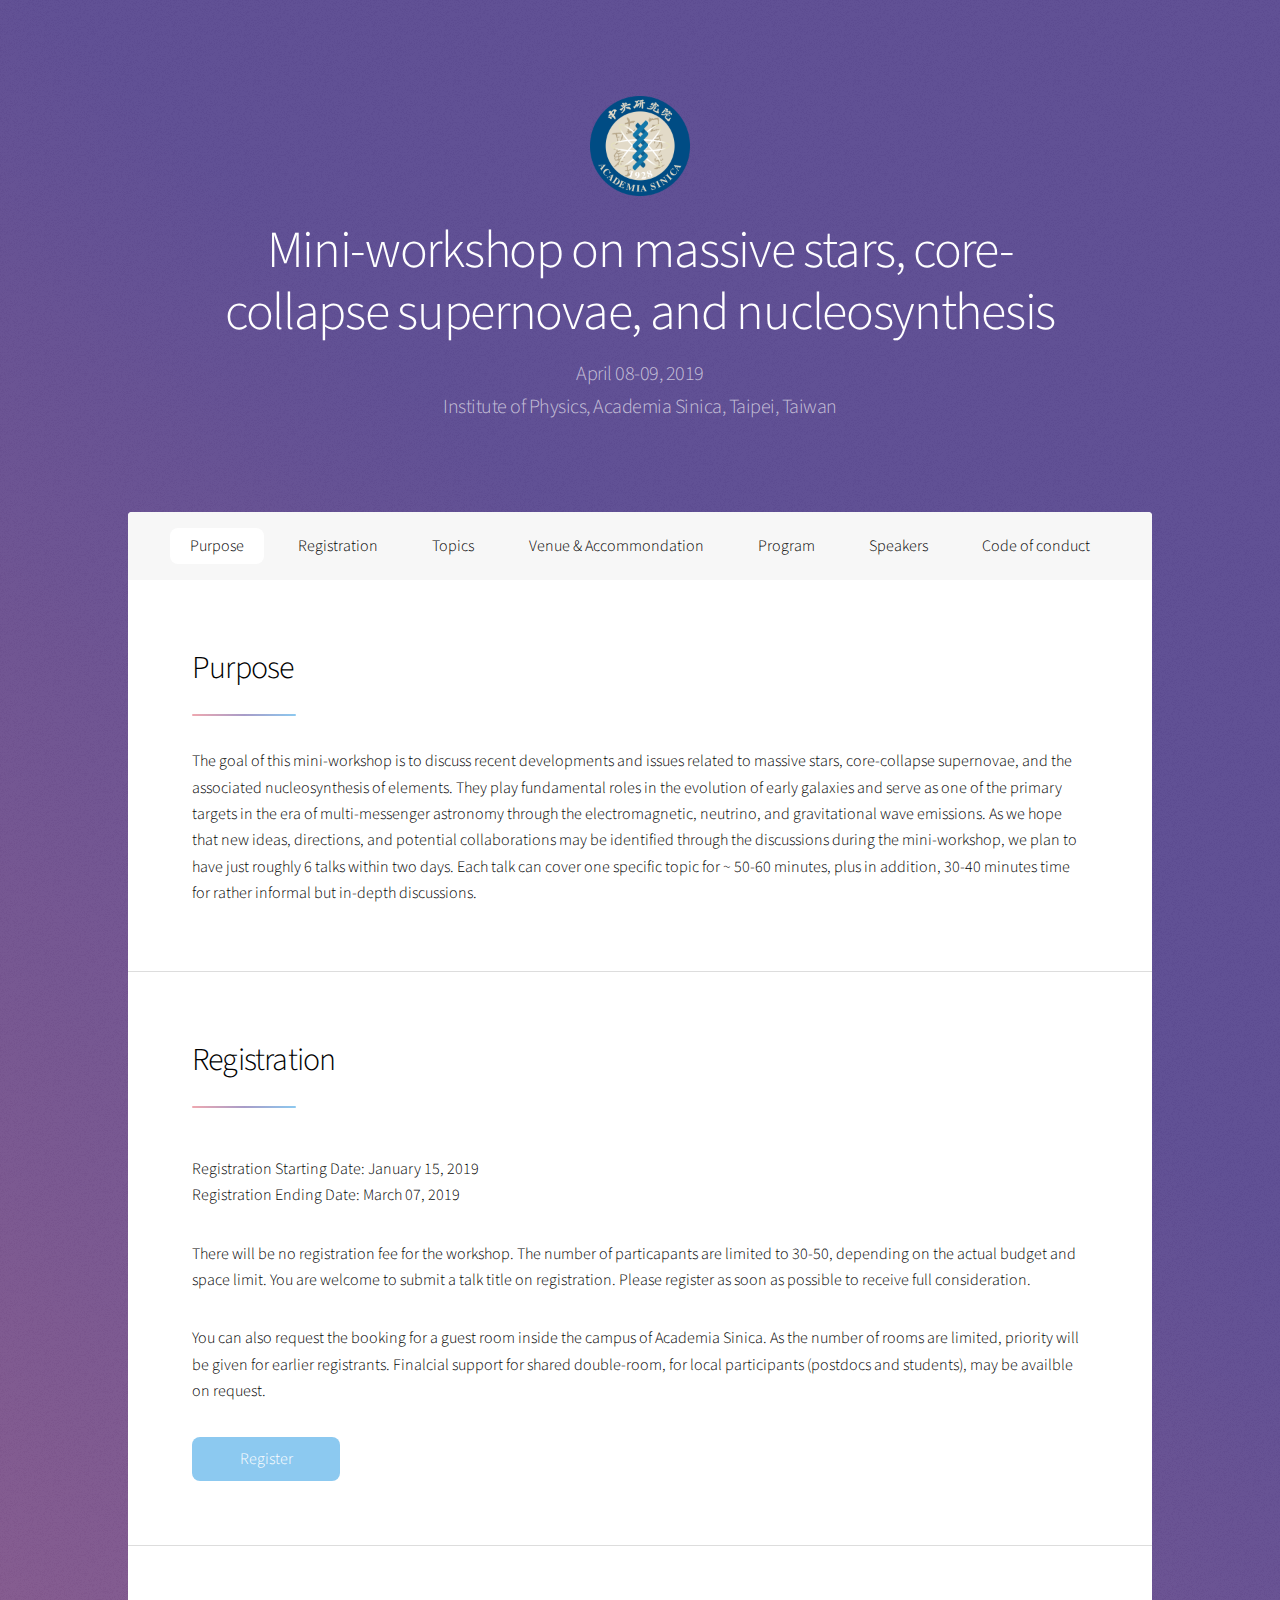
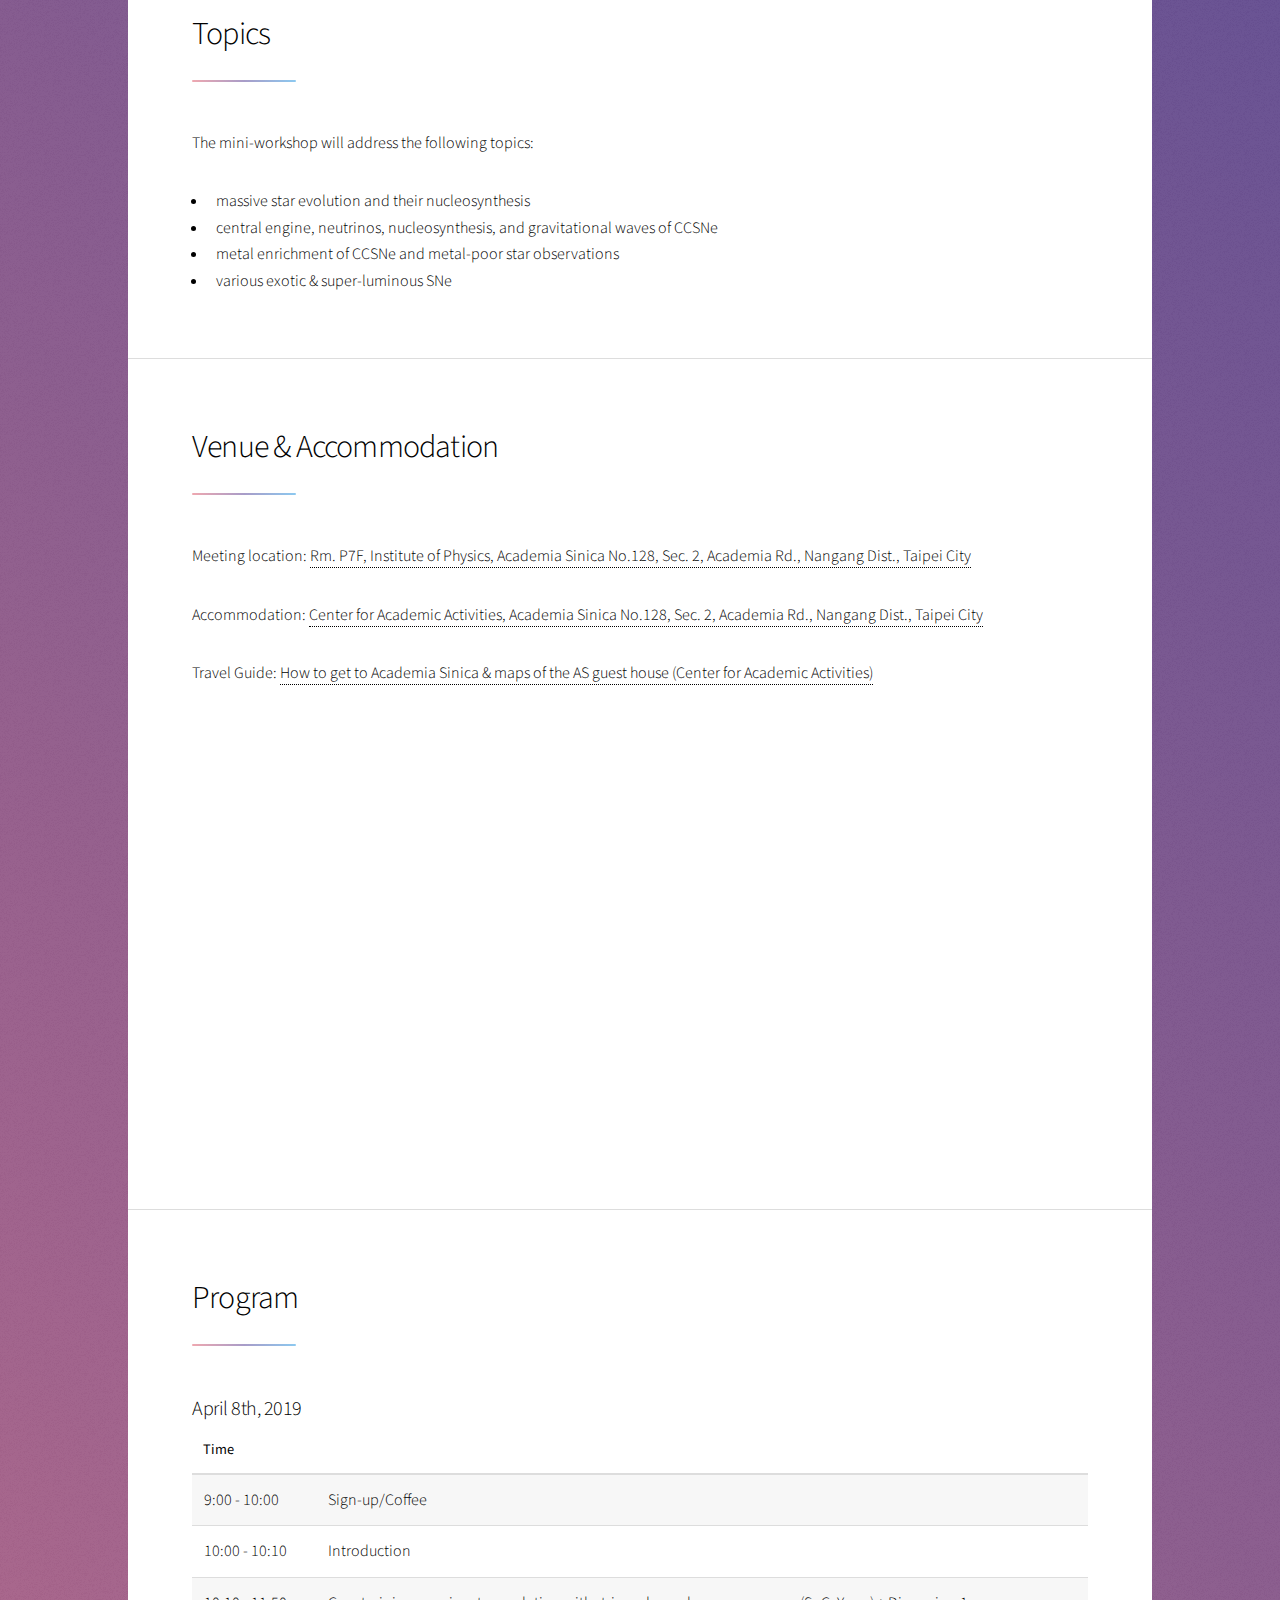
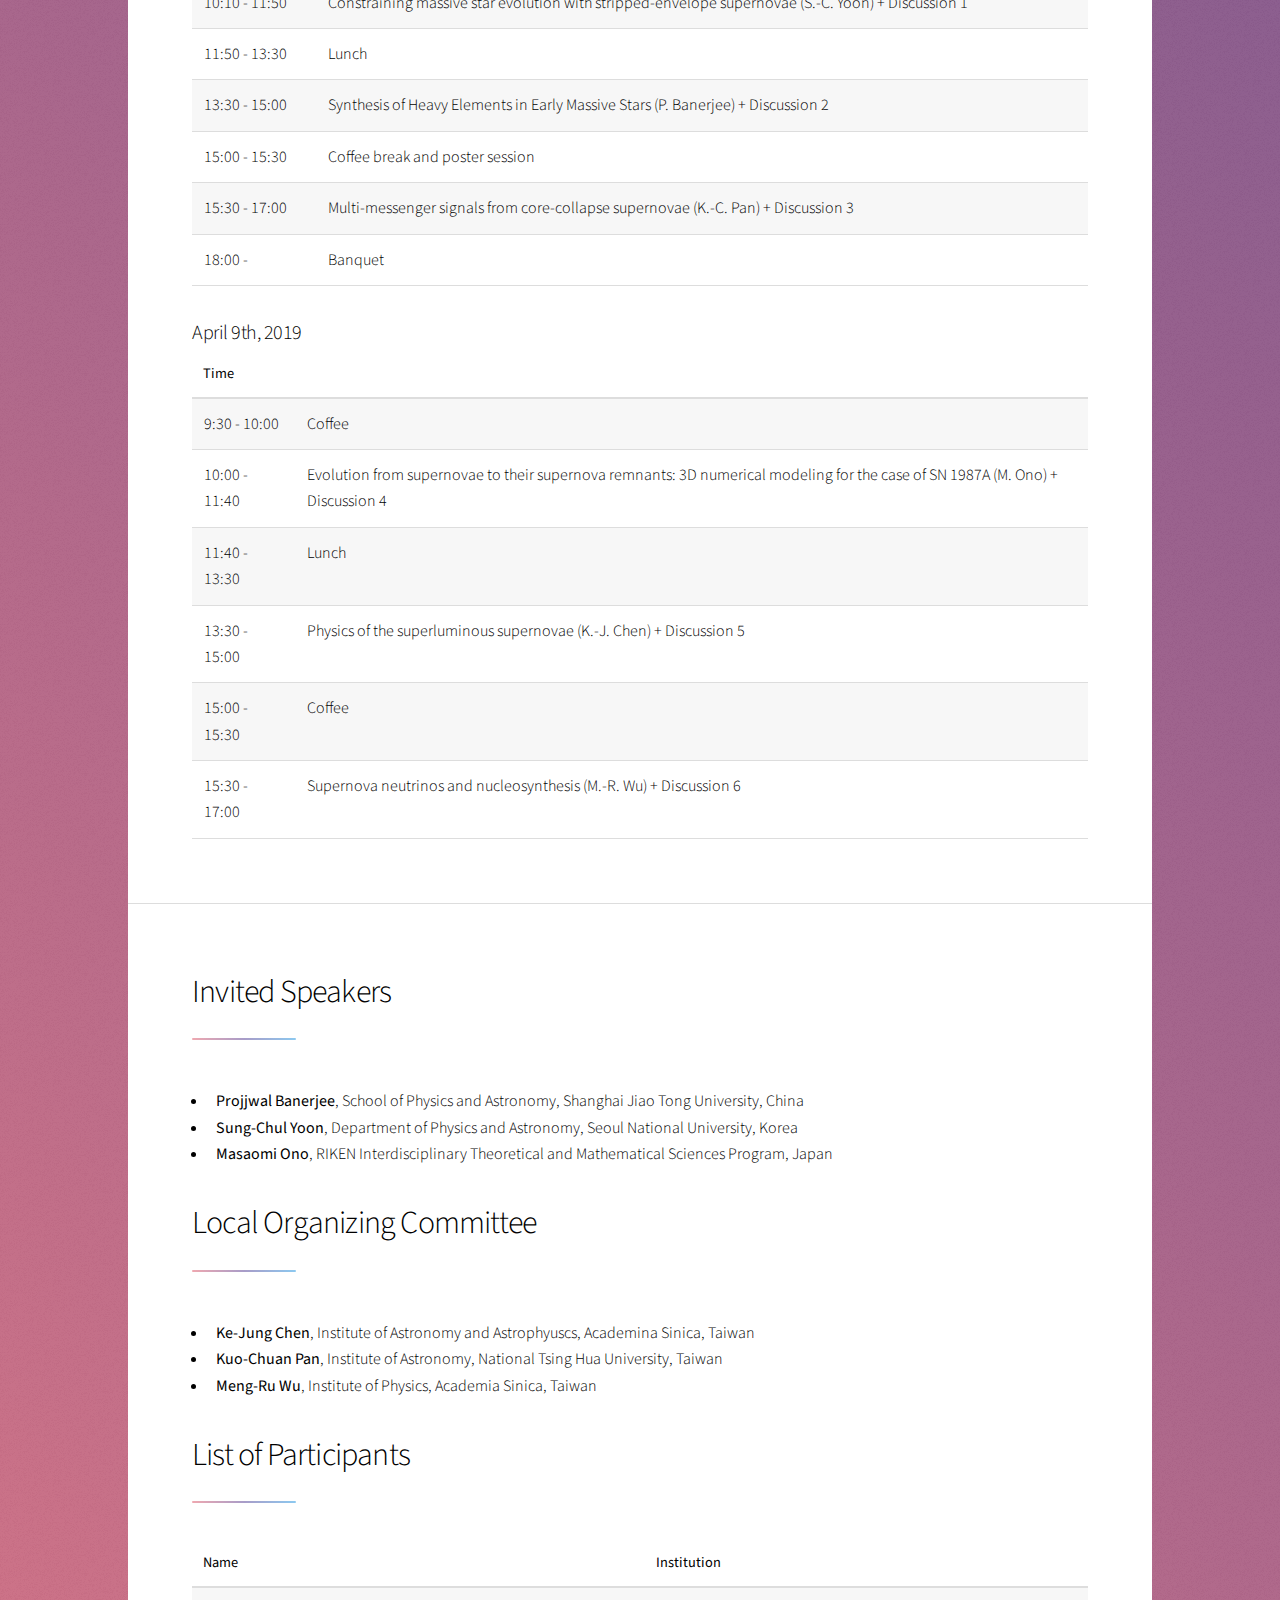
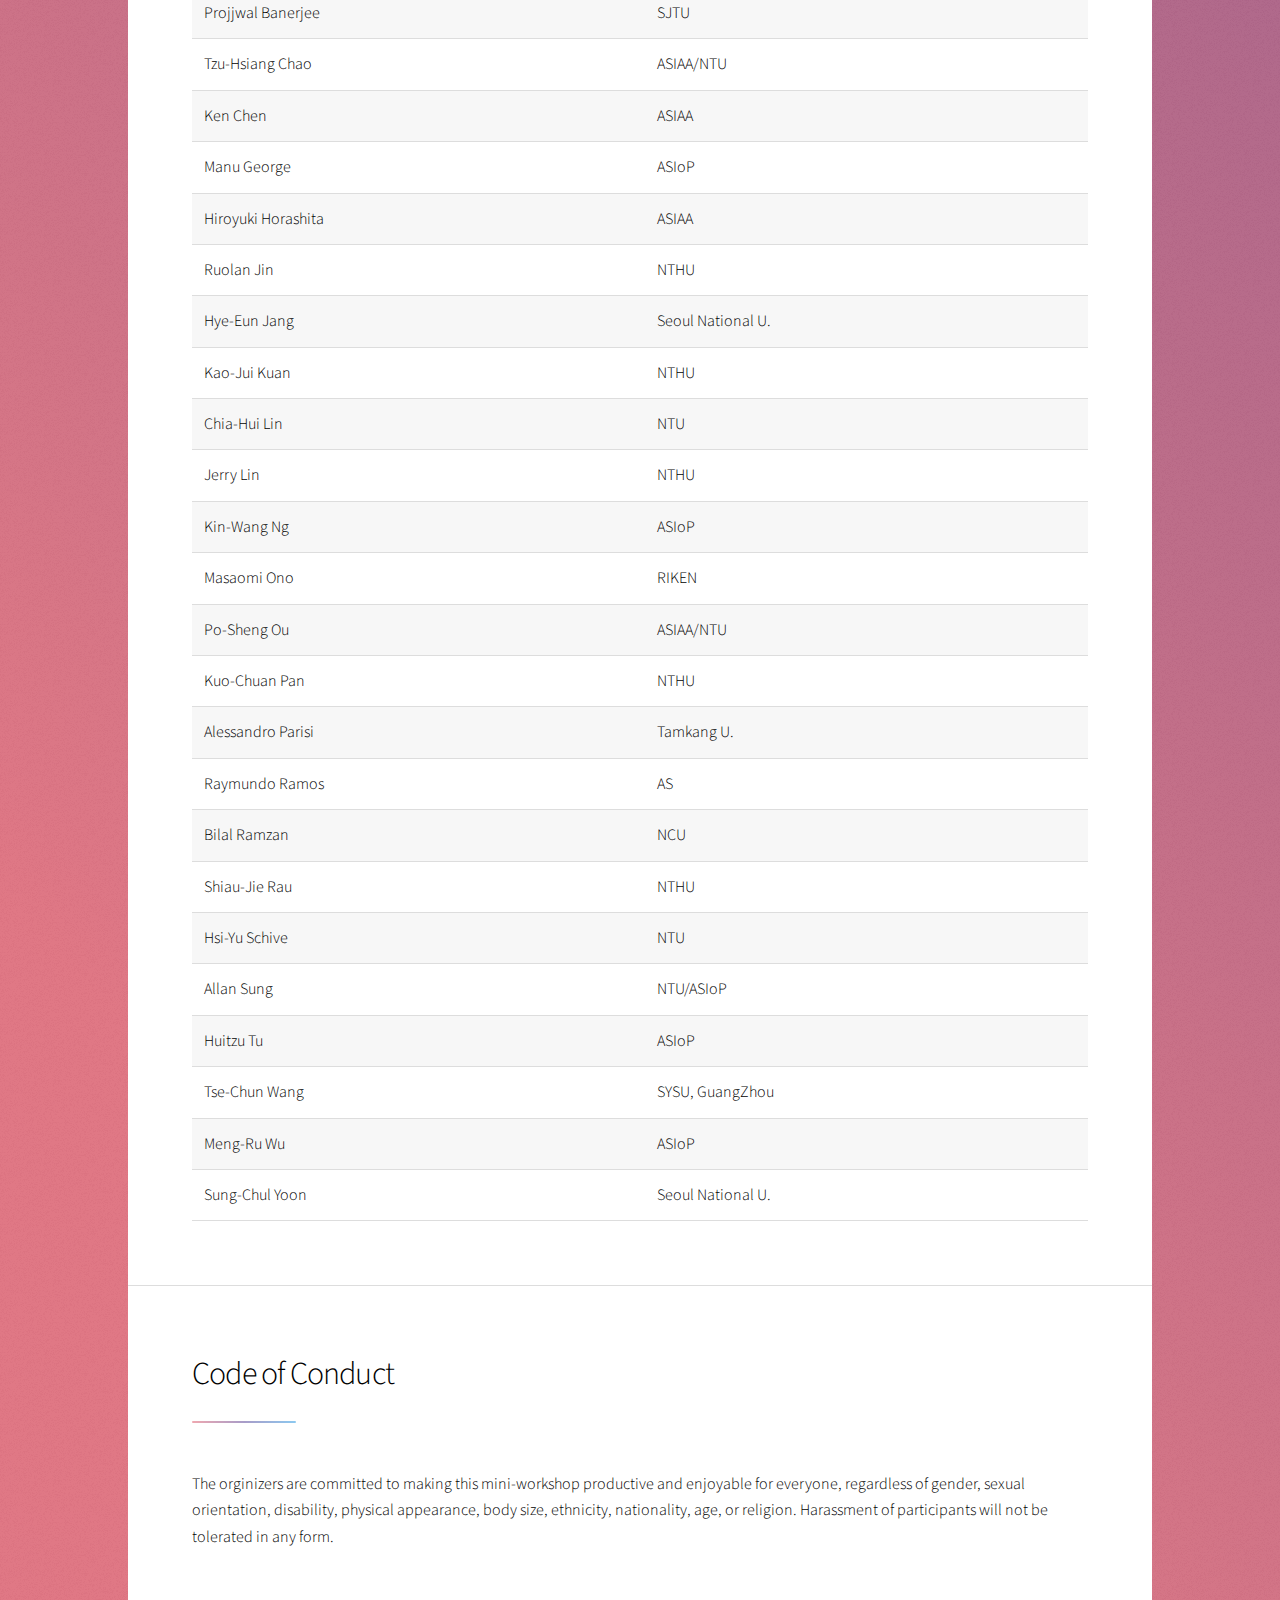
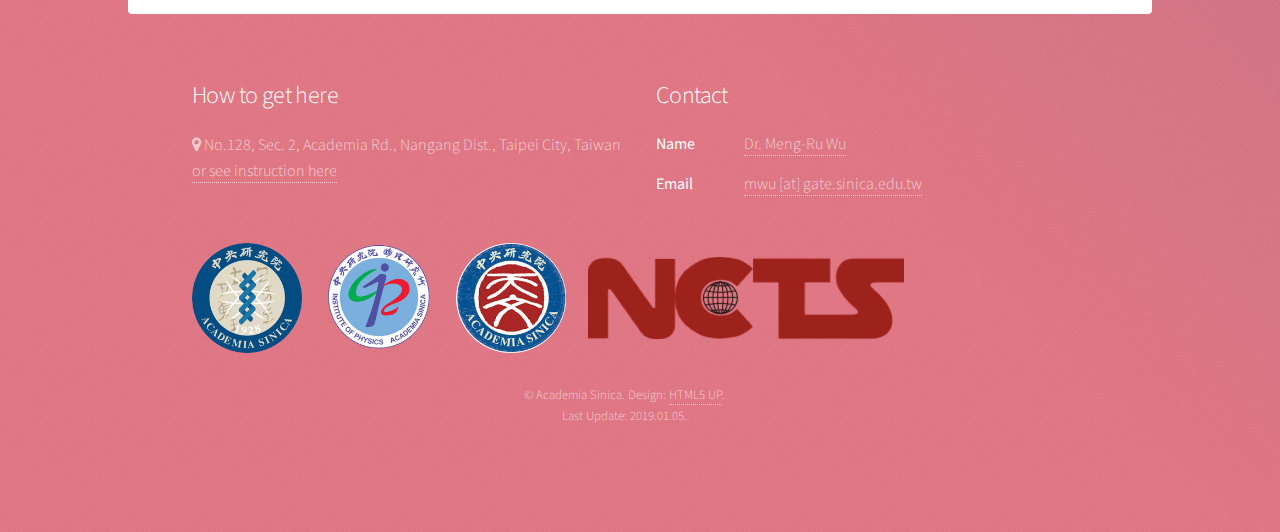
<file: events/201904-miniworkshop/index.html>
<!DOCTYPE HTML>
<!--
	Stellar by HTML5 UP
	html5up.net | @ajlkn
	Free for personal and commercial use under the CCA 3.0 license (html5up.net/license)

    modification: K.-C. Pan 2019.01.05
-->
<html>
	<head>
		<title>Mini-workshop on massive stars, core-collapse supernovae, and nucleosynthesis</title>
		<meta charset="utf-8" />
		<meta name="viewport" content="width=device-width, initial-scale=1, user-scalable=no" />
        <link rel="fav icon" href="./images/favicon.ico" type="image/x-icon"/>
		<link rel="stylesheet" href="assets/css/main.css" />
		<noscript><link rel="stylesheet" href="assets/css/noscript.css" /></noscript>
	</head>
	<body class="is-preload">

		<!-- Wrapper -->
			<div id="wrapper">

				<!-- Header -->
					<header id="header" class="alt">
						<span class="logo"><img src="images/logo_as_t.png" alt="" width="100"/></span>
						<h1>Mini-workshop on massive stars, core-collapse supernovae, and nucleosynthesis</h1>
                        <p>April 08-09, 2019<br> 
                        Institute of Physics, Academia Sinica, Taipei, Taiwan</p>
					</header>

				<!-- Nav -->
					<nav id="nav">
						<ul>
							<li><a href="#purpose" class="active">Purpose</a></li>
							<li><a href="#registration">Registration</a></li>
							<li><a href="#topics">Topics</a></li>
							<li><a href="#venue">Venue & Accommondation</a></li>
							<li><a href="#program">Program</a></li>
							<li><a href="#speakers">Speakers</a></li>
							<li><a href="#code">Code of conduct</a></li>
						</ul>
					</nav>

				<!-- Main -->
					<div id="main">

						<!-- Introduction -->
							<section id="purpose" class="main">
								<div class="spotlight">
									<div class="content">
										<header class="major">
											<h2>Purpose</h2>
										</header>
                                        <p>The goal of this mini-workshop is to discuss recent developments and issues related to massive stars, core-collapse supernovae, and the associated nucleosynthesis of elements. They play fundamental roles in the evolution of early galaxies and serve as one of the primary targets in the era of multi-messenger astronomy through the electromagnetic, neutrino, and gravitational wave emissions. As we hope that new ideas, directions, and potential collaborations may be identified through the discussions during the mini-workshop, we plan to have just roughly 6 talks within two days. Each talk can cover one specific topic for ~ 50-60 minutes, plus in addition, 30-40 minutes time for rather informal but in-depth discussions.</p>

									</div>
								</div>
							</section>

							<section id="registration" class="main">
								<div class="major">
									<div class="content">
										<header class="major">
											<h2>Registration</h2>
										</header>

                                        <p>
                                        Registration Starting Date: January 15, 2019 <br>
                                        Registration Ending Date: March 07, 2019 </p>

                                        <p>
                                        There will be no registration fee for the workshop. 
					The number of particapants are limited to 30-50, depending on the actual budget and space limit. 
					You are welcome to submit a talk title on registration.
                                        Please register as soon as possible to receive full consideration.
					</p>
					
					<p>
					You can also request the booking for a guest room inside the campus of Academia Sinica. 
					As the number of rooms are limited, priority will be given for earlier registrants. 
					Finalcial support for shared double-room, for local participants (postdocs and students), may be availble on request. 
					</p>

										<ul class="actions">
											<li><a href="https://goo.gl/forms/gKqKsfXxyXKtMqPZ2"  target="_blank "class="button primary">Register</a></li>
										</ul>
									</div>
								</div>
							</section>
						<!-- First Section -->
							<section id="topics" class="main">
								<header class="major">
									<h2>Topics</h2>
								</header>
                                <p>The mini-workshop will address the following topics:</p>
                                <ul>
                                    <li> massive star evolution and their nucleosynthesis</li>
                                    <li> central engine, neutrinos, nucleosynthesis, and gravitational waves of CCSNe</li>
                                    <li> metal enrichment of CCSNe and metal-poor star observations</li>
                                    <li> various exotic & super-luminous SNe</li>
                                </ul>

							</section>

						<!-- Second Section -->
							<section id="venue" class="main">
								<header class="major">
									<h2>Venue & Accommodation</h2>
								</header>
                                <p> Meeting location: <a href="https://goo.gl/maps/ppuMkMbnQEy" target="_blank"> 
                                    Rm. P7F, Institute of Physics, Academia Sinica
                                    No.128, Sec. 2, Academia Rd., Nangang Dist., Taipei City</a></p>
                                <p> Accommodation:
				    <a href="https://goo.gl/maps/2U2f4iTz31x" target="_blank"> 
                                    Center for Academic Activities, Academia Sinica
                                    No.128, Sec. 2, Academia Rd., Nangang Dist., Taipei City</a></p>
			        <p> Travel Guide: <a href="https://www.phys.sinica.edu.tw/~heptheory/Guide/HETG_Visitor_Transportation_Guide.pdf" target="_blank">How to get to Academia Sinica & maps of the AS guest house (Center for Academic Activities)</a></p>
                                <iframe src="https://www.google.com/maps/embed?pb=!1m14!1m8!1m3!1d3614.7874680015516!2d121.6144665!3d25.0412857!3m2!1i1024!2i768!4f13.1!3m3!1m2!1s0x3442ab45f159c80d%3A0xd3a1e127dcc3a03a!2z5Lit5aSu56CU56m26Zmi54mp55CG56CU56m25omA!5e0!3m2!1szh-TW!2stw!4v1546675653659" width="600" height="450" frameborder="0" style="border:0" allowfullscreen></iframe>
							</section>

							<section id="program" class="main">
								<header class="major">
									<h2>Program</h2>
								</header>
			<!--	<p>Below is a tentative schedule of the workshop. The final program will be released after the registration deadline.</p> --!>
                                <h3>April 8th, 2019</h3>
                                <div class="table-wrapper">
                                    <table>
                                        <thead>
                                            <tr>
                                                <th>Time</th>
                                                <th> </th>
                                            </tr>
                                        </thead>
                                        <tbody>
                                            <tr>
                                                <td>9:00 - 10:00</td>
                                                <td>Sign-up/Coffee</td>
                                            </tr>
                                            <tr>
                                                <td>10:00 - 10:10</td>
                                                <td>Introduction</td>
                                            </tr>
                                            <tr>
                                                <td>10:10 - 11:50</td>
                                                <td>Constraining massive star evolution with stripped-envelope supernovae (S.-C. Yoon) + Discussion 1</td>
                                            </tr>
                                            <tr>
                                                <td>11:50 - 13:30</td>
                                                <td>Lunch</td>
                                            </tr>
                                            <tr>
                                                <td>13:30 - 15:00</td>
                                                <td>Synthesis of Heavy Elements in Early Massive Stars (P. Banerjee) + Discussion 2</td>
                                            </tr>
                                            <tr>
                                                <td>15:00 - 15:30</td>
                                                <td>Coffee break and poster session</td>
                                            </tr>
                                            <tr>
                                                <td>15:30 - 17:00</td>
                                                <td>Multi-messenger signals from core-collapse supernovae (K.-C. Pan) + Discussion 3</td>
                                            </tr>
                                            <tr>
                                                <td>18:00 - </td>
                                                <td>Banquet</td>
                                            </tr>
                                        </tbody>
                                    </table>
                                </div>

                                <h3>April 9th, 2019</h3>
                                <div class="table-wrapper">
                                    <table>
                                        <thead>
                                            <tr>
                                                <th>Time</th>
                                                <th> </th>
                                            </tr>
                                        </thead>
                                        <tbody>
                                            <tr>
                                                <td>9:30 - 10:00</td>
                                                <td>Coffee</td>
                                            </tr>
                                            <tr>
                                                <td>10:00 - 11:40</td>
                                                <td>Evolution from supernovae to their supernova remnants: 3D numerical 
modeling for the case of SN 1987A (M. Ono) + Discussion 4</td>
                                            </tr>
                                            <tr>
                                                <td>11:40 - 13:30</td>
                                                <td>Lunch</td>
                                            </tr>
                                            <tr>
                                                <td>13:30 - 15:00</td>
                                                <td>Physics of the superluminous supernovae (K.-J. Chen) + Discussion 5</td>
                                            </tr>
                                            <tr>
                                                <td>15:00 - 15:30</td>
                                                <td>Coffee</td>
                                            </tr>
                                            <tr>
                                                <td>15:30 - 17:00</td>
                                                <td>Supernova neutrinos and nucleosynthesis (M.-R. Wu) + Discussion 6</td>
                                            </tr>
                                        </tbody>
                                    </table>
                                </div>

							</section>

							<section id="speakers" class="main">
								<header class="major">
									<h2>Invited Speakers</h2>
								</header>
                                <ul>
                                    <li><strong>Projjwal Banerjee</strong>, School of Physics and Astronomy, Shanghai Jiao Tong University, China</li>
                                    <li><strong>Sung-Chul Yoon</strong>, Department of Physics and Astronomy, Seoul National University, Korea</li>
                                    <li><strong>Masaomi Ono</strong>, RIKEN Interdisciplinary Theoretical and Mathematical Sciences Program, Japan</li>
                                </ul>

								<header class="major">
                                    <h2>Local Organizing Committee</h2>
								</header>
                                <ul>
                                    <li><strong>Ke-Jung Chen</strong>, Institute of Astronomy and Astrophyuscs, Academina Sinica, Taiwan</li>
                                    <li><strong>Kuo-Chuan Pan</strong>, Institute of Astronomy, National Tsing Hua University, Taiwan</li>
                                    <li><strong>Meng-Ru Wu</strong>, Institute of Physics, Academia Sinica, Taiwan  </li>
                                </ul>
								<header class="major">
                                    <h2>List of Participants</h2>
								</header>

                                <div class="table-wrapper">
                                    <table>
                                        <thead>
                                            <tr>
                                                <th>Name</th>
                                                <th>Institution</th>
                                            </tr>
                                        </thead>
                                        <tbody>
                                            <tr>
                                                <td>Projjwal Banerjee</td>
                                                <td>SJTU</td>
                                            </tr>
                                            <tr>
                                                <td>Tzu-Hsiang Chao </td>
                                                <td>ASIAA/NTU</td>
                                            </tr>
                                            <tr>
                                                <td>Ken Chen</td>
                                                <td>ASIAA</td>
                                            </tr>
                                            <tr>
                                                <td>Manu George</td>
                                                <td>ASIoP</td>
                                            </tr>
                                            <tr>
                                                <td>Hiroyuki Horashita</td>
                                                <td>ASIAA </td>
                                            </tr>
                                            <tr>
                                                <td>Ruolan Jin</td>
                                                <td>NTHU</td>
                                            </tr>
                                            <tr>
                                                <td>Hye-Eun Jang </td>
                                                <td>Seoul National U.</td>
                                            </tr>
                                            <tr>
                                                <td>Kao-Jui Kuan</td>
                                                <td>NTHU</td>
                                            </tr>
                                            <tr>
                                                <td>Chia-Hui Lin</td>
                                                <td>NTU</td>
                                            </tr>
                                            <tr>
                                                <td>Jerry Lin</td>
                                                <td>NTHU</td>
                                            </tr>
                                            <tr>
                                                <td>Kin-Wang Ng</td>
                                                <td>ASIoP</td>
                                            </tr>
                                            <tr>
                                                <td>Masaomi Ono</td>
                                                <td>RIKEN</td>
                                            </tr>
                                            <tr>
                                                <td>Po-Sheng Ou</td>
                                                <td>ASIAA/NTU</td>
                                            </tr>
                                            <tr>
                                                <td>Kuo-Chuan Pan </td>
                                                <td>NTHU</td>
                                            </tr>
                                            <tr>
                                                <td>Alessandro Parisi</td>
                                                <td>Tamkang U.</td>
                                            </tr>
                                            <tr>
                                                <td>Raymundo Ramos</td>
                                                <td>AS</td>
                                            </tr>
                                            <tr>
                                                <td>Bilal Ramzan</td>
                                                <td>NCU</td>
                                            </tr>
                                            <tr>
                                                <td>Shiau-Jie Rau</td>
                                                <td>NTHU </td>
                                            </tr>
                                            <tr>
                                                <td>Hsi-Yu Schive</td>
                                                <td>NTU </td>
                                            </tr>
                                            <tr>
                                                <td>Allan Sung</td>
                                                <td>NTU/ASIoP</td>
                                            </tr>
                                            <tr>
                                                <td>Huitzu Tu</td>
                                                <td>ASIoP</td>
                                            </tr>
                                            <tr>
                                                <td>Tse-Chun Wang</td>
                                                <td>SYSU, GuangZhou</td>
                                            </tr>
                                            <tr>
                                                <td>Meng-Ru Wu</td>
                                                <td>ASIoP</td>
                                            </tr>
                                            <tr>
                                                <td>Sung-Chul Yoon </td>
                                                <td>Seoul National U.</td>
                                            </tr>

                                        </tbody>
                                    </table>
                                </div>

							</section>

							<section id="code" class="main">
								<header class="major">
									<h2>Code of Conduct</h2>
								</header>

                                <p>
                                The orginizers are committed to making this mini-workshop productive and enjoyable for everyone, regardless of gender, sexual orientation, disability, physical appearance, body size, ethnicity, nationality, age, or religion. Harassment of participants will not be tolerated in any form. 
                                </p>

							</section>
					</div>

				<!-- Footer -->
					<footer id="footer">
						<section>
							<h2>How to get here</h2>
                            <dd><a href="https://goo.gl/maps/ppuMkMbnQEy" class="icon fa-map-marker"> No.128, Sec. 2, Academia Rd., Nangang Dist., Taipei City, Taiwan</a></dd>
                            <dd><a href="https://www.sinica.edu.tw/en/articles/37" target="_blank">or see instruction here</a></dd>
						</section>
						<section>
							<h2>Contact</h2>
							<dl class="alt">
								<dt>Name</dt>
                                <dd><a href="http://www.phys.sinica.edu.tw/directory_en.php?directory=11&id_key=143" target="_blank">Dr. Meng-Ru Wu</a></dd>
								<dt>Email</dt>
								<dd><a href="mailto:mwu [at] gate.sinica.edu.tw">mwu [at] gate.sinica.edu.tw</a></dd>
							</dl>
						</section>
                        <a href="" class="image center"><img src="images/support.png" alt="" height="110"/></a>
                        <p class="copyright">&copy; Academia Sinica. Design: <a href="https://html5up.net">HTML5 UP</a>.
                        <br>Last Update: 2019.01.05.</p>
					</footer>

			</div>

		<!-- Scripts -->
			<script src="assets/js/jquery.min.js"></script>
			<script src="assets/js/jquery.scrollex.min.js"></script>
			<script src="assets/js/jquery.scrolly.min.js"></script>
			<script src="assets/js/browser.min.js"></script>
			<script src="assets/js/breakpoints.min.js"></script>
			<script src="assets/js/util.js"></script>
			<script src="assets/js/main.js"></script>

	</body>
</html>
</file>
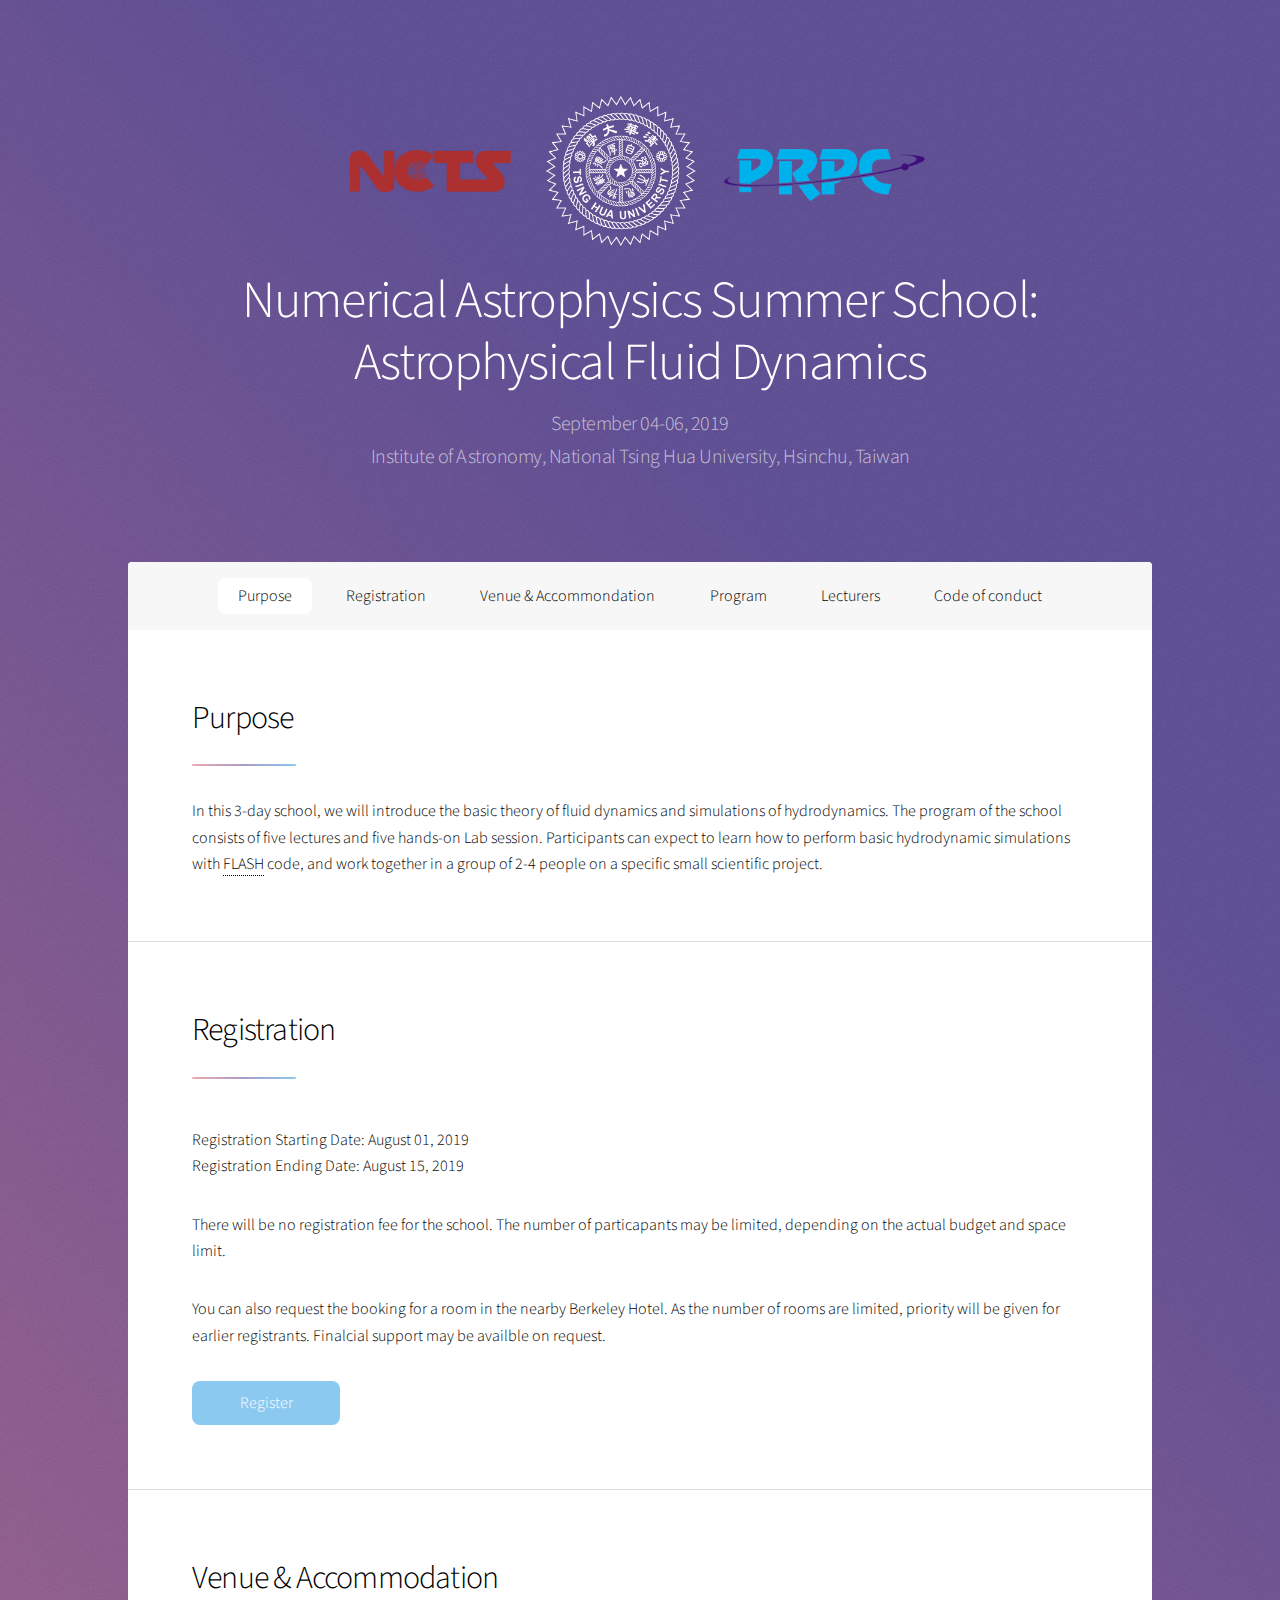
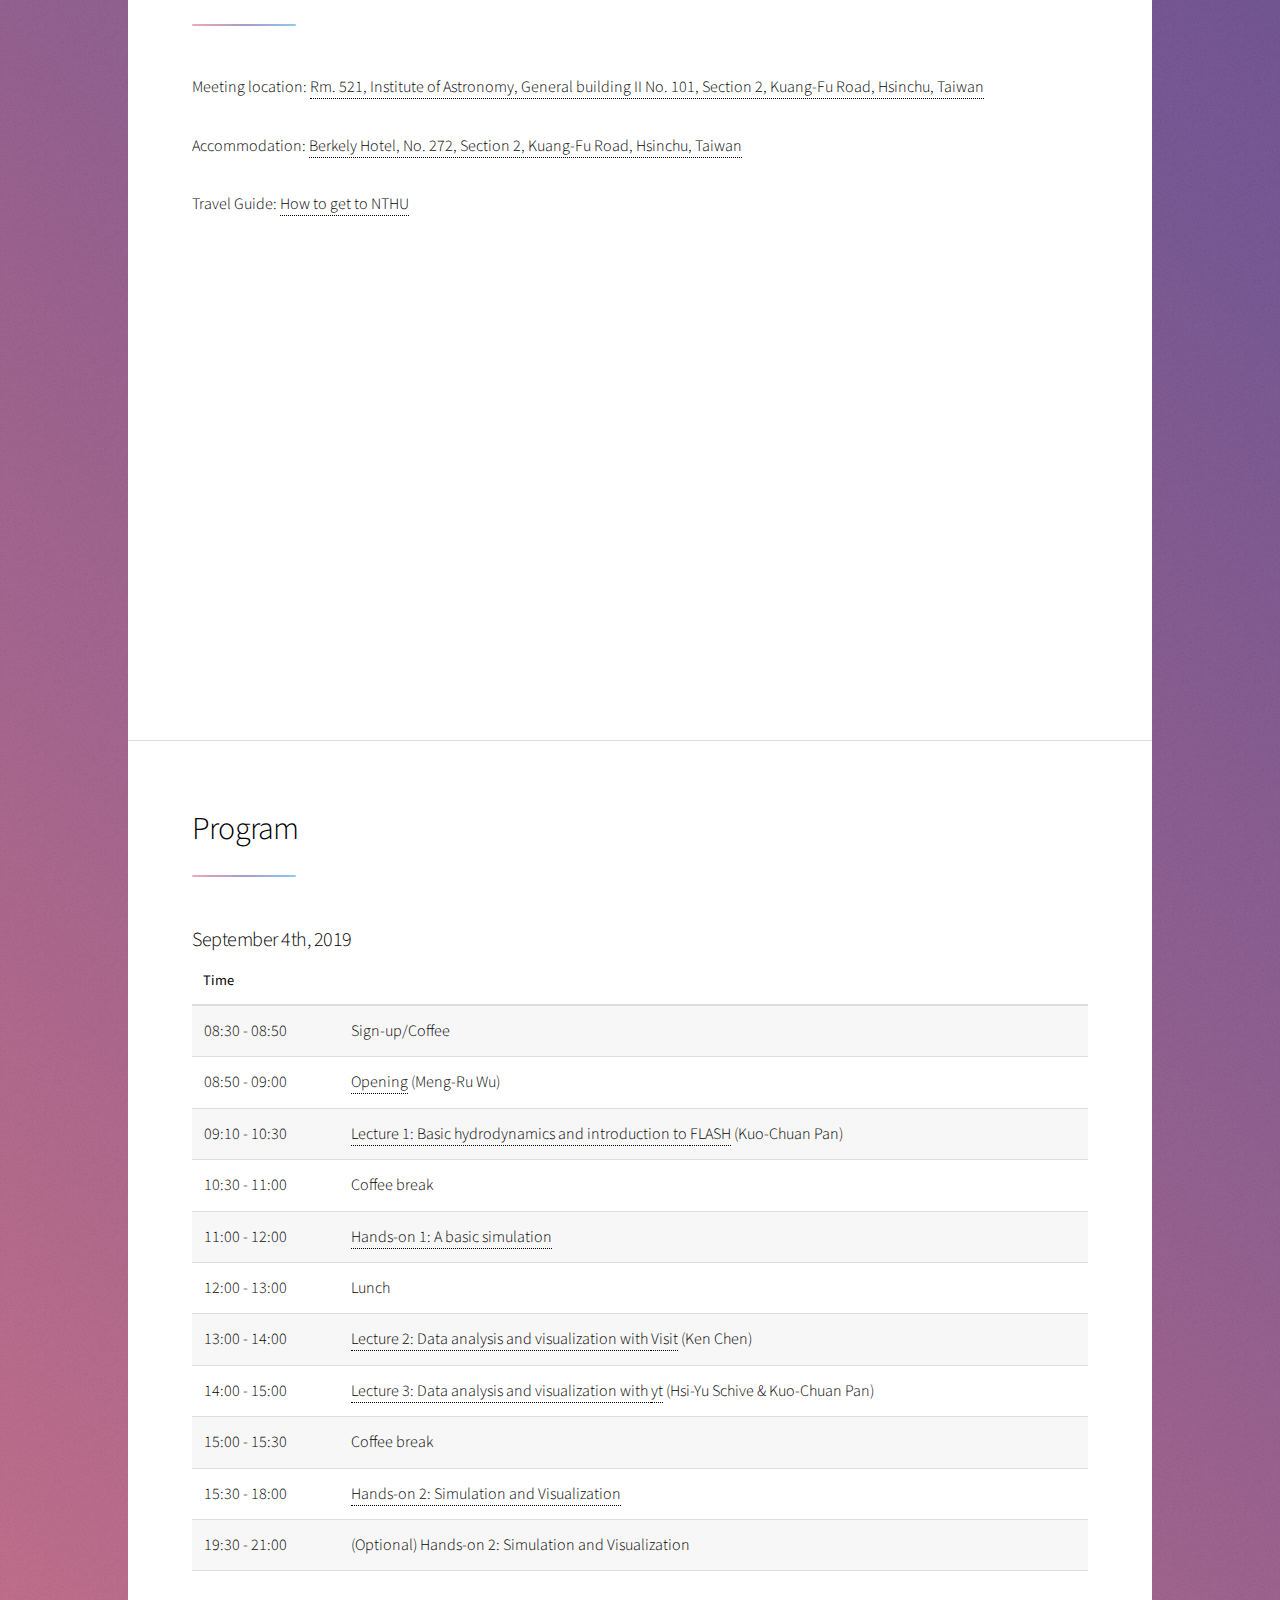
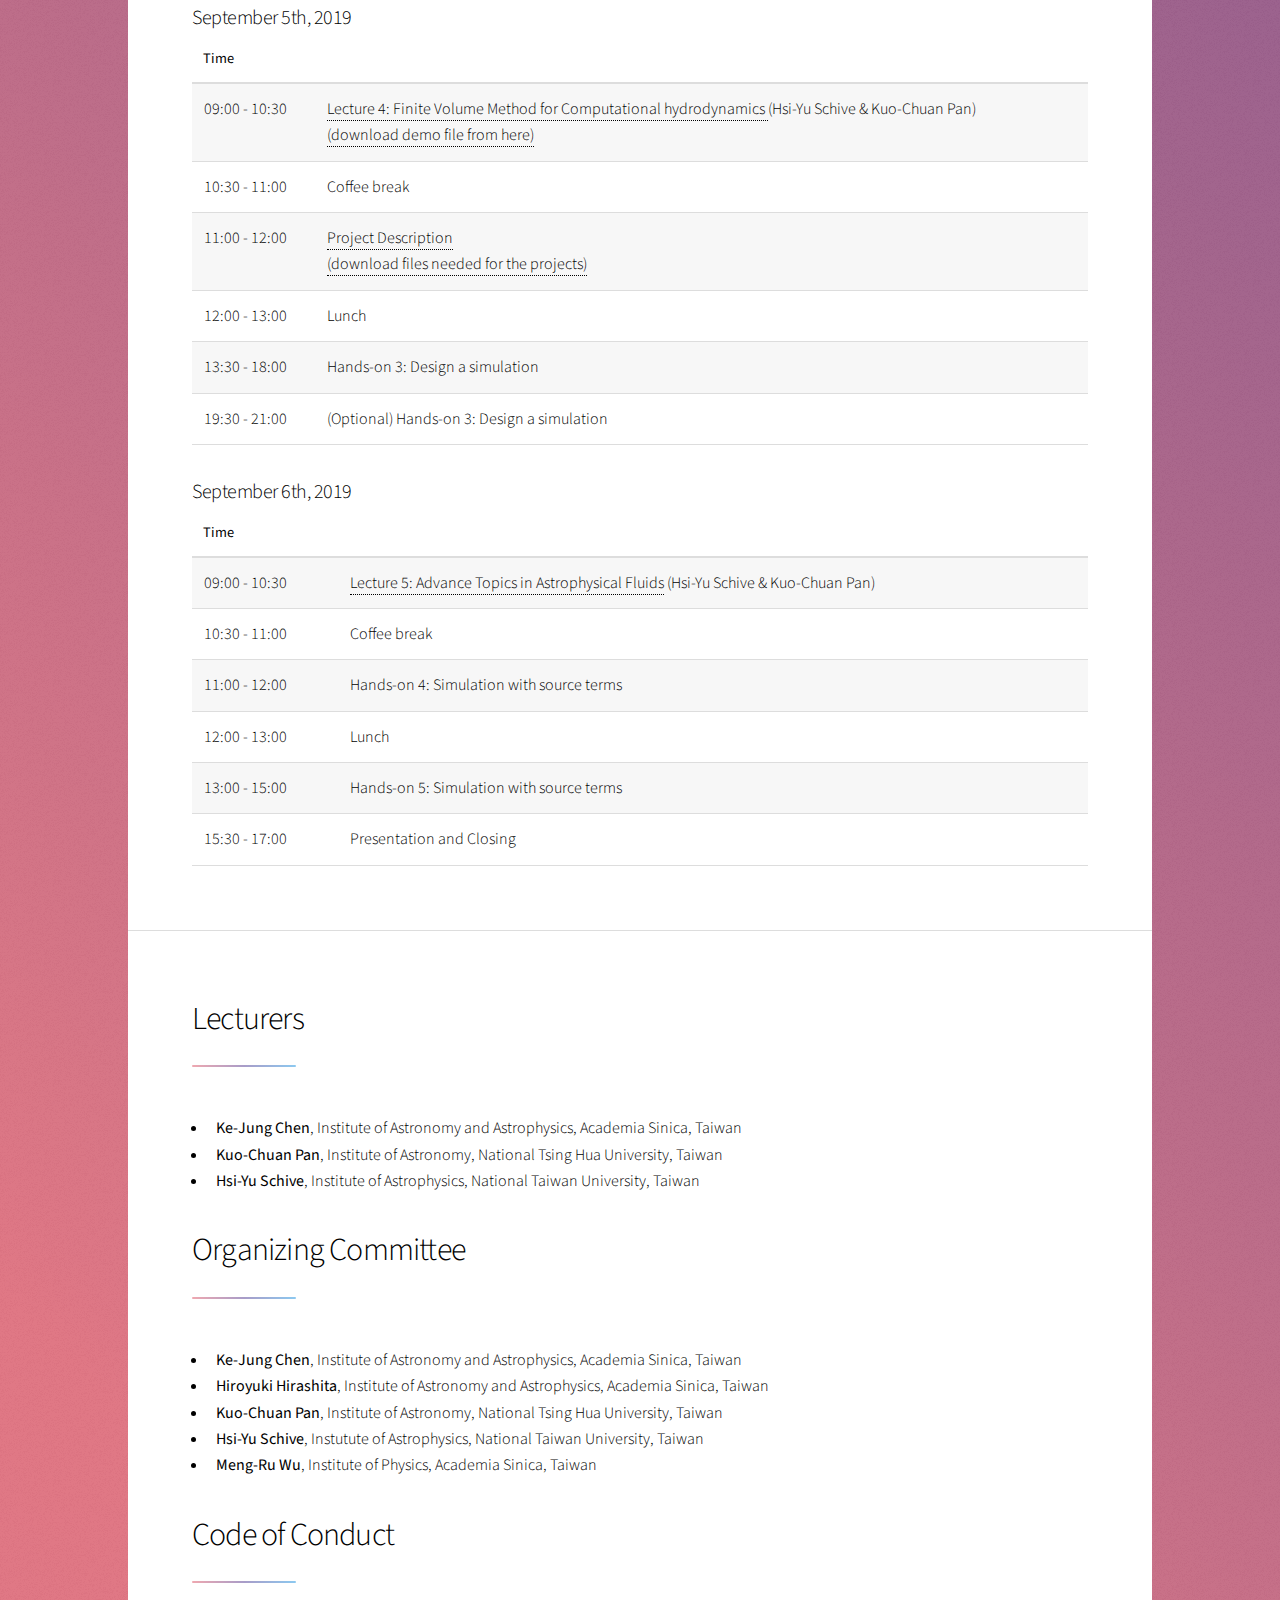
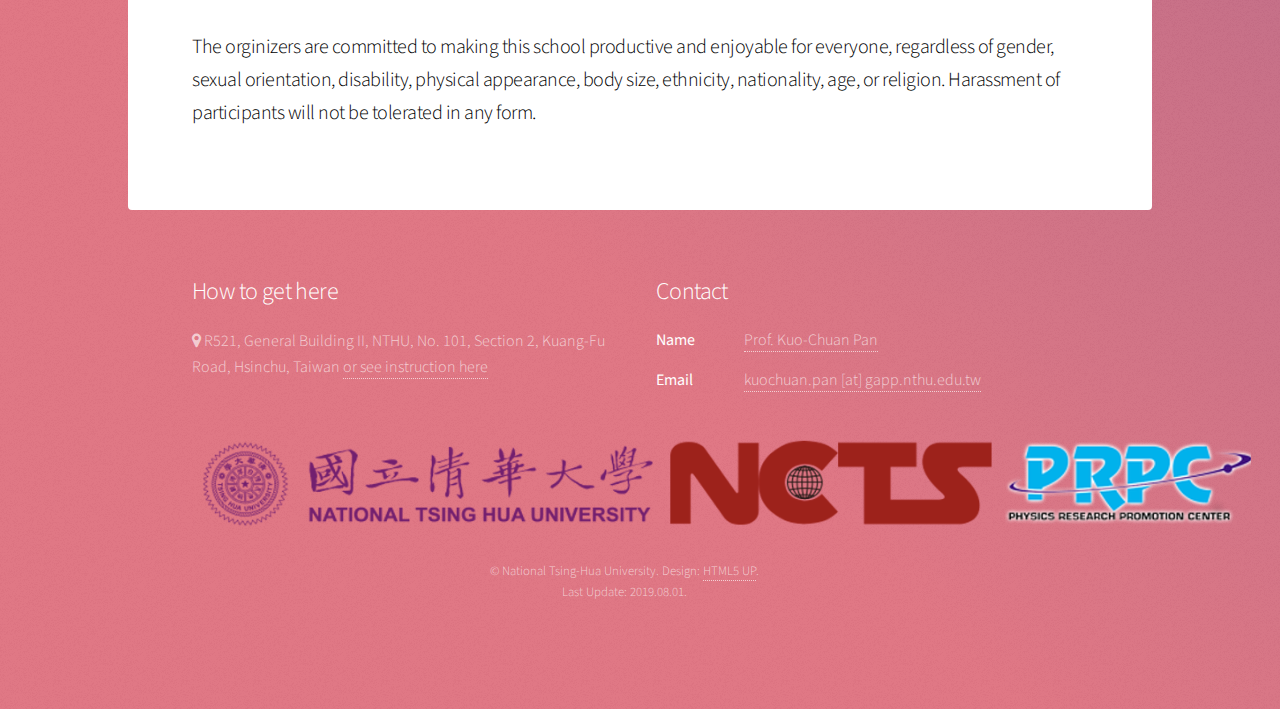
<file: events/201909-naschool/index.html>
<!DOCTYPE HTML>
<!--
	Stellar by HTML5 UP
	html5up.net | @ajlkn
	Free for personal and commercial use under the CCA 3.0 license (html5up.net/license)

    modification: K.-C. Pan 2019.01.05
    modification: K.-C. Pan 2019.07.30
-->
<html>
	<head>
		<title>Numerical Astrophysics Summer School: Astrophysical Fluid Dynamics</title>
		<meta charset="utf-8" />
		<meta name="viewport" content="width=device-width, initial-scale=1, user-scalable=no" />
        <link rel="fav icon" href="./images/favicon.ico" type="image/x-icon"/>
		<link rel="stylesheet" href="assets/css/main.css" />
		<noscript><link rel="stylesheet" href="assets/css/noscript.css" /></noscript>
	</head>
	<body class="is-preload">

		<!-- Wrapper -->
			<div id="wrapper">

				<!-- Header -->
					<header id="header" class="alt">
						<span class="logo"><img src="images/logo_nthu_ncts_prpc.png" alt="" height="150"/></span>
						<h1>Numerical Astrophysics Summer School: Astrophysical Fluid Dynamics</h1>
                        <p>September 04-06, 2019<br> 
                        Institute of Astronomy, National Tsing Hua University, Hsinchu, Taiwan</p>
					</header>

				<!-- Nav -->
					<nav id="nav">
						<ul>
							<li><a href="#purpose" class="active">Purpose</a></li>
							<li><a href="#registration">Registration</a></li>
					<!--		<li><a href="#topics">Topics</a></li> --!>
							<li><a href="#venue">Venue & Accommondation</a></li>
							<li><a href="#program">Program</a></li>
							<li><a href="#lecturers">Lecturers</a></li>
							<li><a href="#code">Code of conduct</a></li>
						</ul>
					</nav>

				<!-- Main -->
					<div id="main">

						<!-- Introduction -->
							<section id="purpose" class="main">
								<div class="spotlight">
									<div class="content">
										<header class="major">
											<h2>Purpose</h2>
										</header>
										<p>In this 3-day school, we will introduce the basic theory of fluid dynamics and simulations of hydrodynamics. The program of the school consists of five lectures and five hands-on Lab session. Participants can expect to learn how to perform basic hydrodynamic simulations with <a href="https://flash.uchicago.edu" target="_blank">FLASH</a> code, and work together in a group of 2-4 people on a specific small scientific project.</p>

									</div>
								</div>
							</section>

							<section id="registration" class="main">
								<div class="major">
									<div class="content">
										<header class="major">
											<h2>Registration</h2>
										</header>

                                        <p>
                                        Registration Starting Date: August 01, 2019 <br>
                                        Registration Ending Date: August 15, 2019 </p>

                                        <p>
                                        There will be no registration fee for the school. 
					The number of particapants may be limited, depending on the actual budget and space limit. 
					</p>
					
					<p>
					You can also request the booking for a room in the nearby Berkeley Hotel. 
					As the number of rooms are limited, priority will be given for earlier registrants. 
					Finalcial support may be availble on request. 
					</p>

										<ul class="actions">
											<li><a href="https://forms.gle/HMsbnTEbtb1u3sGU8"  target="_blank "class="button primary">Register</a></li>
										</ul>
									</div>
								</div>
							</section>

							<section id="venue" class="main">
								<header class="major">
									<h2>Venue & Accommodation</h2>
								</header>
                                <p> Meeting location: <a href="https://goo.gl/maps/YUc4TjpSyVLuuBJW8" target="_blank"> 
                                    Rm. 521, Institute of Astronomy, General building II
                                    No. 101, Section 2, Kuang-Fu Road, Hsinchu, Taiwan</a></p>
                                <p> Accommodation:
				    <a href="https://goo.gl/maps/aZwYbp6UAKz6Lixt7" target="_blank"> 
                                    
                                    Berkely Hotel,
                                    No. 272, Section 2, Kuang-Fu Road, Hsinchu, Taiwan</a></p>
			        <p> Travel Guide: <a href="http://www.astr.nthu.edu.tw/files/11-1276-14572.php?Lang=en" target="_blank">How to get to NTHU</a></p>
                                <iframe src="https://www.google.com/maps/embed?pb=!1m18!1m12!1m3!1d1811.0153116604092!2d120.99205125807921!3d24.794404896021287!2m3!1f0!2f0!3f0!3m2!1i1024!2i768!4f13.1!3m3!1m2!1s0x346837933761d951%3A0x3c9bfd820d72e071!2sGeneral+Building+II!5e0!3m2!1sen!2stw!4v1564625290927!5m2!1sen!2stw" width="600" height="450" frameborder="0" style="border:0" allowfullscreen></iframe>
							</section>

							<section id="program" class="main">
								<header class="major">
									<h2>Program</h2>
								</header>
			<!--	<p>Below is a tentative schedule of the workshop. The final program will be released after the registration deadline.</p> --!>
                                <h3>September 4th, 2019</h3>
                                <div class="table-wrapper">
                                    <table>
                                        <thead>
                                            <tr>
                                                <th>Time</th>
                                                <th> </th>
                                            </tr>
                                        </thead>
                                        <tbody>
                                            <tr>
                                                <td>08:30 - 08:50</td>
                                                <td>Sign-up/Coffee</td>
                                            </tr>
                                            <tr>
                                                <td>08:50 - 09:00</td>
                                                <td><a href="./slides/190904_intro.pdf" target="_blank">Opening</a> (Meng-Ru Wu)</td>
                                            </tr>
                                            <tr>
                                                <td>09:10 - 10:30</td>
						<td><a href="./slides/Lecture_hydrodynamics_FLASH.pdf" target="_blank"> Lecture 1: Basic hydrodynamics and introduction to </a> <a href="https://flash.uchicago.edu" target="_blank">FLASH</a> (Kuo-Chuan Pan)</td>
                                            </tr>
                                            <tr>
                                                <td>10:30 - 11:00</td>
                                                <td>Coffee break</td>
                                            </tr>
                                            <tr>
                                                <td>11:00 - 12:00</td>
                                                <td><a href="./slides/Lecture_hydrodynamics_Lab1.pdf" target="_blank"> Hands-on 1: A basic simulation</a></td>
                                            </tr>
                                            <tr>
                                                <td>12:00 - 13:00</td>
                                                <td>Lunch</td>
                                            </tr>
                                            <tr>
                                                <td>13:00 - 14:00</td>
						<td><a href="./slides/AFD_school_ken_pdf.pdf" target="_blank"> Lecture 2: Data analysis and visualization with </a> <a href="https://wci.llnl.gov/simulation/computer-codes/visit/" target="_blank">Visit</a> (Ken Chen)</td>
                                            </tr>
                                            <tr>
                                                <td>14:00 - 15:00</td>
						<td><a href="./slides/Lecture_hydrodynamics_yt_AddIntro.pdf" target="_blank">Lecture 3: Data analysis and visualization with </a><a href="https://yt-project.org" target="_blank">yt</a> (Hsi-Yu Schive & Kuo-Chuan Pan)</td>
                                            </tr>
                                            <tr>
                                                <td>15:00 - 15:30</td>
                                                <td>Coffee break</td>
                                            </tr>
                                            <tr>
                                                <td>15:30 - 18:00</td>
                                                <td><a href="./slides/Lecture_hydrodynamics_Lab2.pdf" target="_blank">Hands-on 2: Simulation and Visualization</a></td>
                                            </tr>
                                            <tr>
                                                <td>19:30 - 21:00</td>
                                                <td>(Optional) Hands-on 2: Simulation and Visualization</td>
                                            </tr>
                                        </tbody>
                                    </table>
                                </div>

                                <h3>September 5th, 2019</h3>
                                <div class="table-wrapper">
                                    <table>
                                        <thead>
                                            <tr>
                                                <th>Time</th>
                                                <th> </th>
                                            </tr>
                                        </thead>
                                        <tbody>
                                            <tr>
                                                <td>09:00 - 10:30</td>
                                                <td><a href="./slides/lecture4.pdf" target="_blank">Lecture 4: Finite Volume Method for Computational hydrodynamics </a> (Hsi-Yu Schive & Kuo-Chuan Pan) 
<br><a href="./slides/lec4-demo.tgz" target="_blank"> (download demo file from here) </a>
</td>
                                            </tr>
                                            <tr>
                                                <td>10:30 - 11:00</td>
                                                <td>Coffee break</td>
                                            </tr>
                                            <tr>
                                                <td>11:00 - 12:00</td>
                                                <td><a href="./slides/projects.pdf" target="_blank">Project Description </a>
<br><a href="./slides/projects.zip" target="_blank"> (download files needed for the projects) </a></td>
                                            </tr>
                                            <tr>
                                                <td>12:00 - 13:00</td>
                                                <td>Lunch</td>
                                            </tr>
                                            <tr>
                                                <td>13:30 - 18:00</td>
                                                <td>Hands-on 3: Design a simulation</td>
                                            </tr>
                                            <tr>
                                                <td>19:30 - 21:00</td>
                                                <td>(Optional) Hands-on 3: Design a simulation</td>
                                            </tr>
                                        </tbody>
                                    </table>
                                </div>

                                <h3>September 6th, 2019</h3>
                                <div class="table-wrapper">
                                    <table>
                                        <thead>
                                            <tr>
                                                <th>Time</th>
                                                <th> </th>
                                            </tr>
                                        </thead>
                                        <tbody>
                                            <tr>
                                                <td>09:00 - 10:30</td>
                                                <td><a href="./slides/lec5-Advance-Topics-in-Astrophysical-Fluids.pdf" target="_blank">Lecture 5: Advance Topics in Astrophysical Fluids</a> (Hsi-Yu Schive & Kuo-Chuan Pan)</td>
                                            </tr>
                                            <tr>
                                                <td>10:30 - 11:00</td>
                                                <td>Coffee break</td>
                                            </tr>
                                            <tr>
                                                <td>11:00 - 12:00</td>
                                                <td>Hands-on 4: Simulation with source terms</td>
                                                </tr>
                                            <tr>
                                                <td>12:00 - 13:00</td>
                                                <td>Lunch</td>
                                            </tr>
                                            <tr>
                                                <td>13:00 - 15:00</td>
                                                <td>Hands-on 5: Simulation with source terms</td>
                                            </tr>
                                            <tr>
                                                <td>15:30 - 17:00</td>
                                                <td>Presentation and Closing</td>
                                            </tr>
                                        </tbody>
                                    </table>
                                </div>

							</section>

							<section id="lecturers" class="main">
								<header class="major">
									<h2>Lecturers</h2>
								</header>
                                <ul>
                                    <li><strong>Ke-Jung Chen</strong>, Institute of Astronomy and Astrophysics, Academia Sinica, Taiwan</li>
                                    <li><strong>Kuo-Chuan Pan</strong>, Institute of Astronomy, National Tsing Hua University, Taiwan</li>
                                    <li><strong>Hsi-Yu Schive</strong>, Institute of Astrophysics, National Taiwan University, Taiwan</li>
                                </ul>

								<header class="major">
                                    <h2>Organizing Committee</h2>
								</header>
                                <ul>
                                    <li><strong>Ke-Jung Chen</strong>, Institute of Astronomy and Astrophysics, Academia Sinica, Taiwan</li>
                                    <li><strong>Hiroyuki Hirashita</strong>, Institute of Astronomy and Astrophysics, Academia Sinica, Taiwan</li>
                                    <li><strong>Kuo-Chuan Pan</strong>, Institute of Astronomy, National Tsing Hua University, Taiwan</li>
                                    <li><strong>Hsi-Yu Schive</strong>, Instutute of Astrophysics, National Taiwan University, Taiwan</li>
                                    <li><strong>Meng-Ru Wu</strong>, Institute of Physics, Academia Sinica, Taiwan  </li>
                                </ul>
								<header class="major">
<!--                                    <h2>List of Participants</h2>
								</header>

                                <div class="table-wrapper">
                                    <table>
                                        <thead>
                                            <tr>
                                                <th>Name</th>
                                                <th>Institution</th>
                                            </tr>
                                        </thead>
                                        <tbody>
                                            <tr>
                                                <td>Tzu-Hsiang Chao </td>
                                                <td>ASIAA/NTU</td>
                                            </tr>
                                            <tr>
                                                <td>Ken Chen</td>
                                                <td>ASIAA</td>
                                            </tr>
                                            <tr>
                                                <td>Manu George</td>
                                                <td>ASIoP</td>
                                            </tr>
                                            <tr>
                                                <td>Hiroyuki Horashita</td>
                                                <td>ASIAA </td>
                                            </tr>
                                            <tr>
                                                <td>Ruolan Jin</td>
                                                <td>NTHU</td>
                                            </tr>
                                            <tr>
                                                <td>Kao-Jui Kuan</td>
                                                <td>NTHU</td>
                                            </tr>
                                            <tr>
                                                <td>Chia-Hui Lin</td>
                                                <td>NTU</td>
                                            </tr>
                                            <tr>
                                                <td>Jerry Lin</td>
                                                <td>NTHU</td>
                                            </tr>
                                            <tr>
                                                <td>Po-Sheng Ou</td>
                                                <td>ASIAA/NTU</td>
                                            </tr>
                                            <tr>
                                                <td>Kuo-Chuan Pan </td>
                                                <td>NTHU</td>
                                            </tr>
                                            <tr>
                                                <td>Alessandro Parisi</td>
                                                <td>Tamkang U.</td>
                                            </tr>
                                            <tr>
                                                <td>Bilal Ramzan</td>
                                                <td>NCU</td>
                                            </tr>
                                            <tr>
                                                <td>Shiau-Jie Rau</td>
                                                <td>NTHU </td>
                                            </tr>
                                            <tr>
                                                <td>Hsi-Yu Schive</td>
                                                <td>NTU </td>
                                            </tr>
                                            <tr>
                                                <td>Allan Sung</td>
                                                <td>NTU/ASIoP</td>
                                            </tr>
                                            <tr>
                                                <td>Meng-Ru Wu</td>
                                                <td>ASIoP</td>
                                            </tr>

                                        </tbody>
                                    </table>
                                </div>

							</section>
--!>
							<section id="code" class="main">
								<header class="major">
									<h2>Code of Conduct</h2>
								</header>

                                <p>
                                The orginizers are committed to making this school productive and enjoyable for everyone, regardless of gender, sexual orientation, disability, physical appearance, body size, ethnicity, nationality, age, or religion. Harassment of participants will not be tolerated in any form. 
                                </p>

							</section>
					</div>

				<!-- Footer -->
					<footer id="footer">
						<section>
							<h2>How to get here</h2>
                            <dd><a href="https://goo.gl/maps/YUc4TjpSyVLuuBJW8" class="icon fa-map-marker"> R521, General Building II, NTHU, No. 101, Section 2, Kuang-Fu Road, Hsinchu, Taiwan</a>
                            <a href="http://www.astr.nthu.edu.tw/files/11-1276-14572.php?Lang=en" target="_blank">or see instruction here</a></dd>
						</section>
						<section>
							<h2>Contact</h2>
							<dl class="alt">
								<dt>Name</dt>
                                <dd><a href="http://phys.web.nthu.edu.tw/files/14-1275-140461,r3581-1.php?Lang=en" target="_blank">Prof. Kuo-Chuan Pan</a></dd>
								<dt>Email</dt>
								<dd><a href="mailto:kuochuan.pan [at] gapp.nthu.edu.tw">kuochuan.pan [at] gapp.nthu.edu.tw</a></dd>
							</dl>
						</section>
                        <a href="" class="image center"><img src="images/support.png" alt="" height="90"></a>
                        <p class="copyright">&copy; National Tsing-Hua University. Design: <a href="https://html5up.net">HTML5 UP</a>.
                        <br>Last Update: 2019.08.01.</p>
					</footer>

			</div>

		<!-- Scripts -->
			<script src="assets/js/jquery.min.js"></script>
			<script src="assets/js/jquery.scrollex.min.js"></script>
			<script src="assets/js/jquery.scrolly.min.js"></script>
			<script src="assets/js/browser.min.js"></script>
			<script src="assets/js/breakpoints.min.js"></script>
			<script src="assets/js/util.js"></script>
			<script src="assets/js/main.js"></script>

	</body>
</html>
</file>
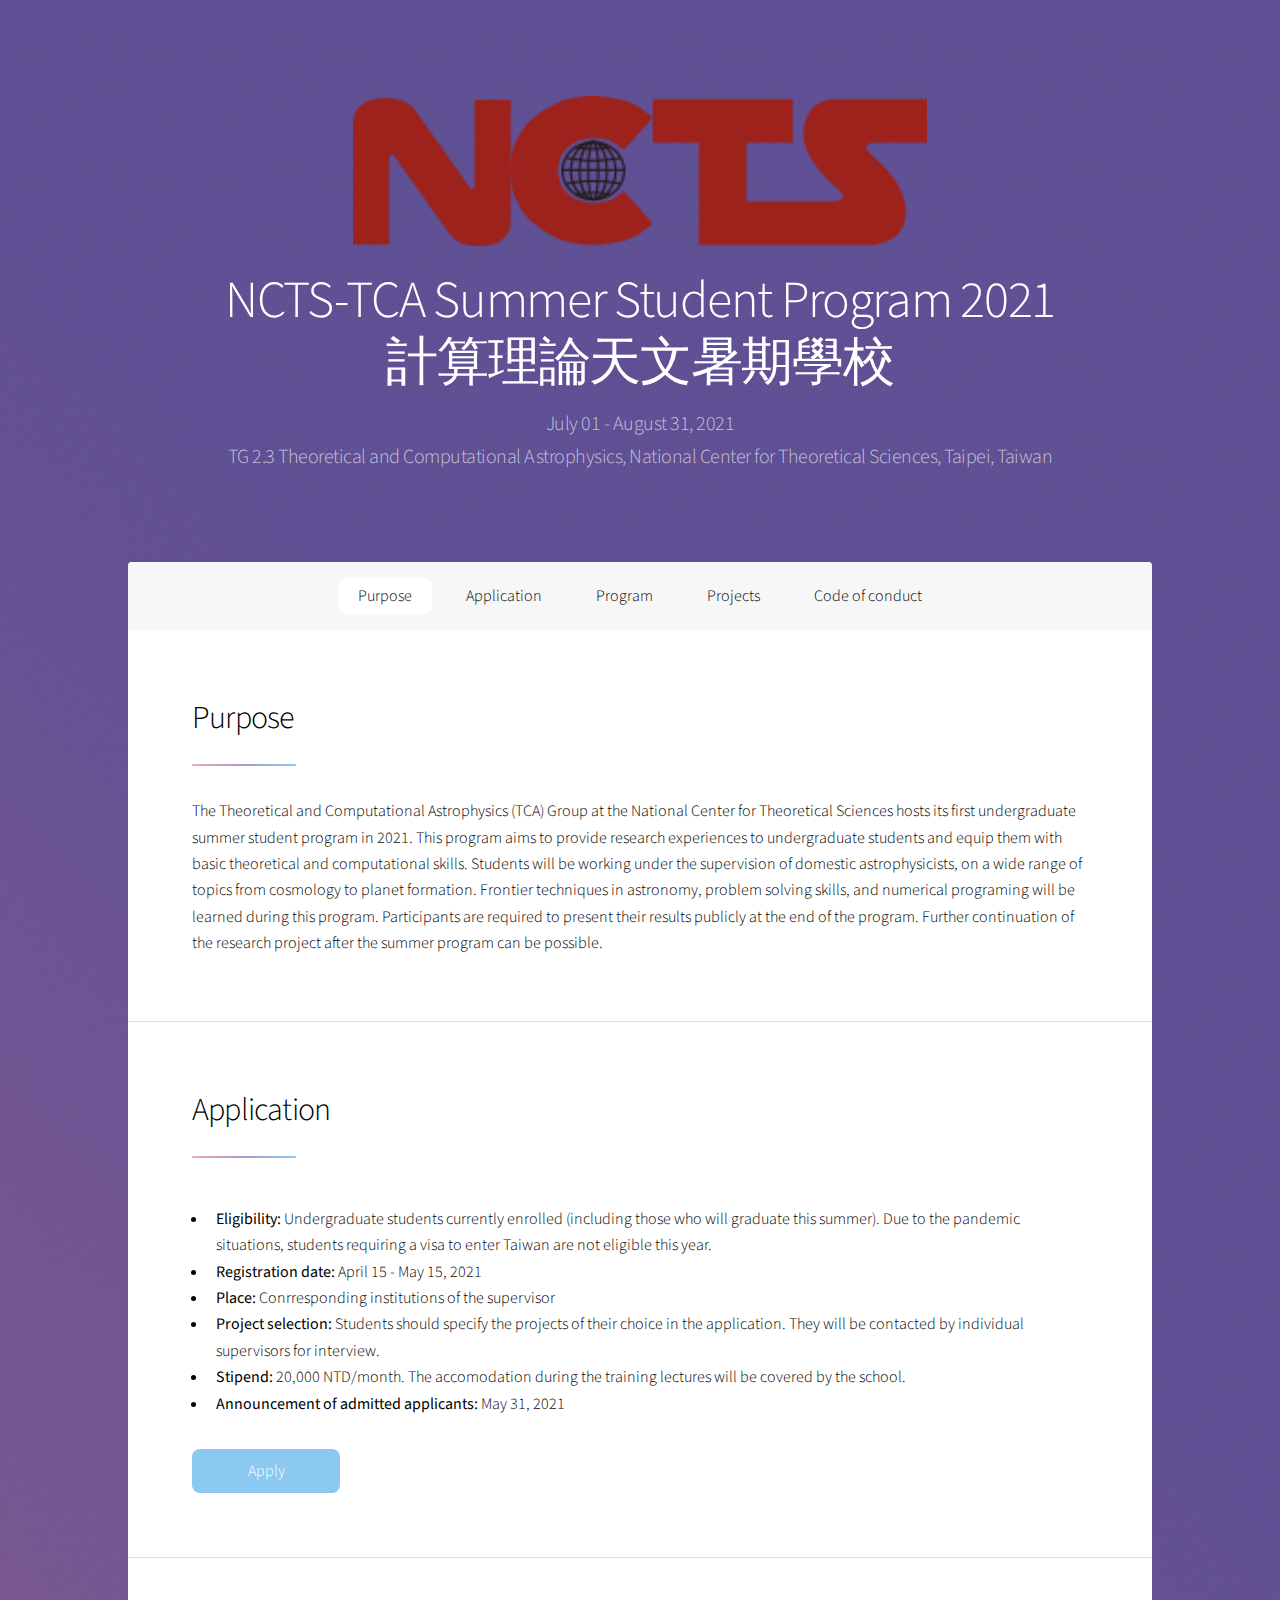
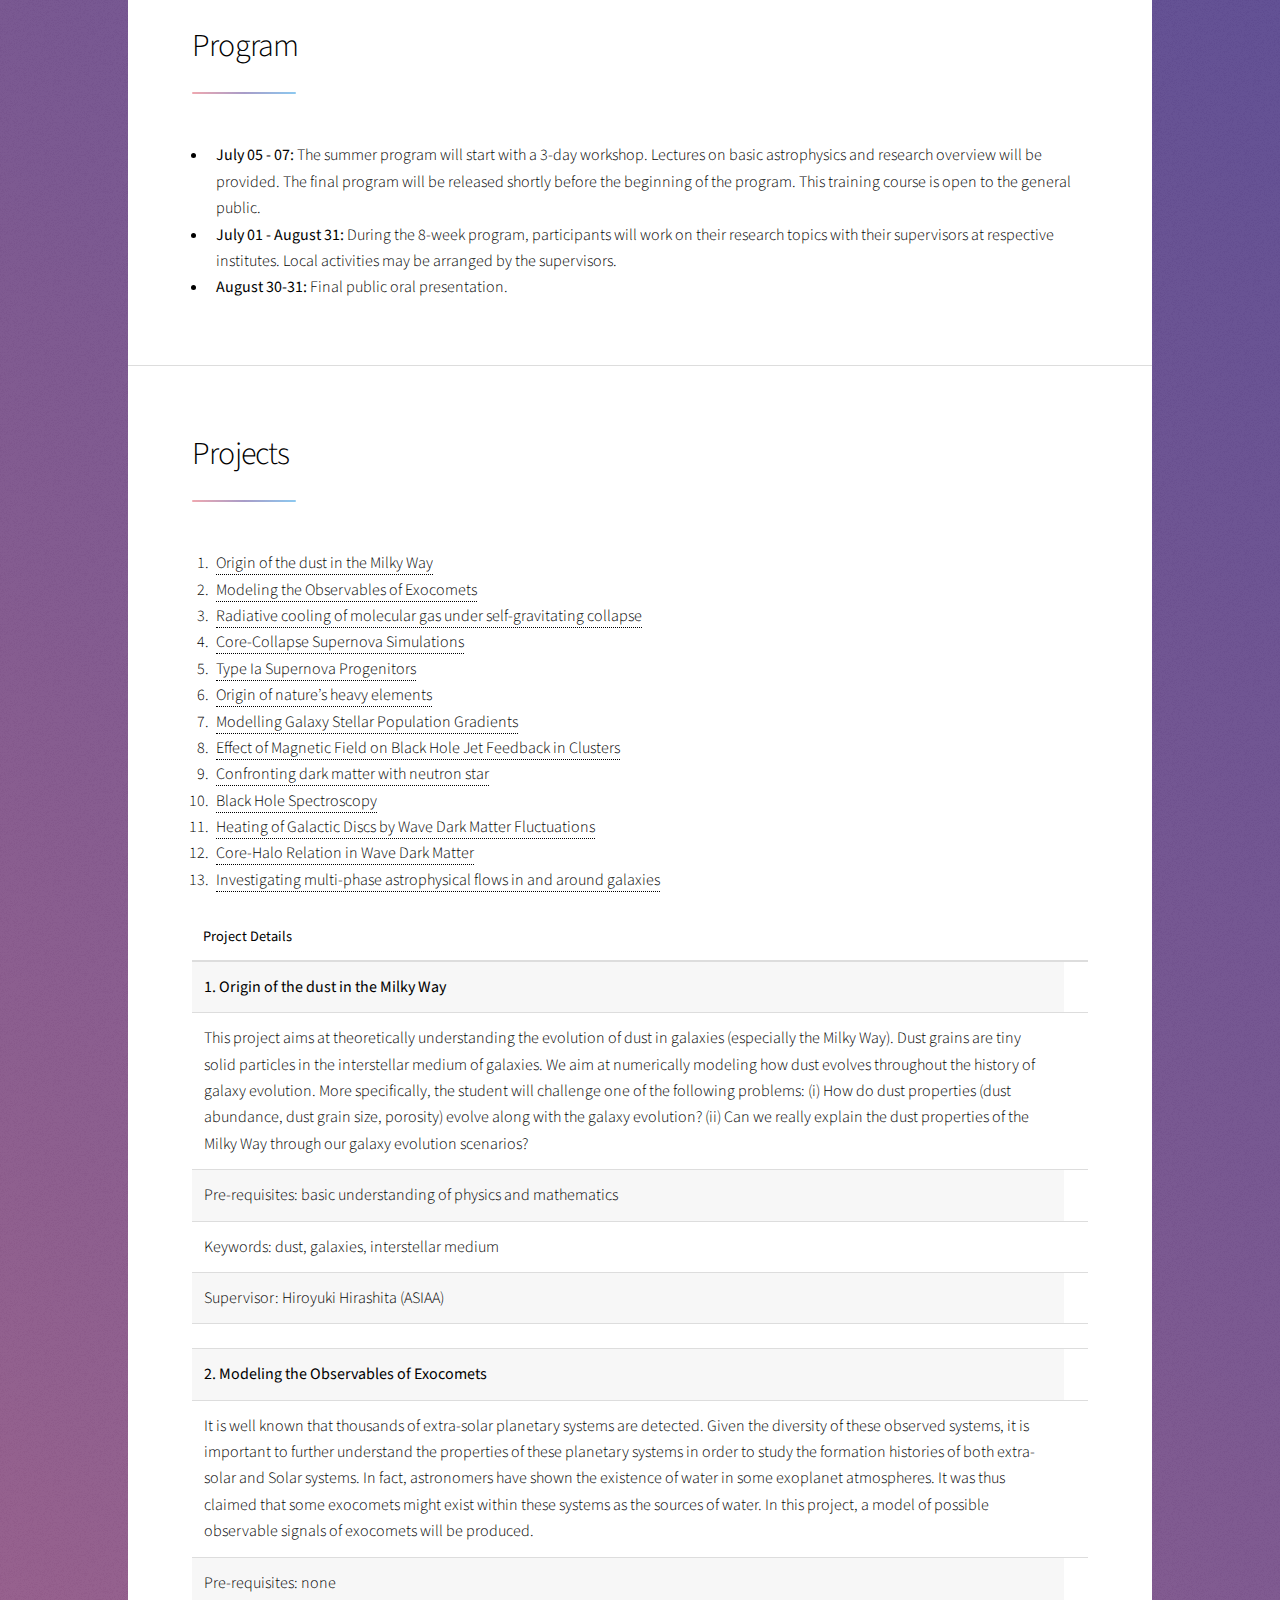
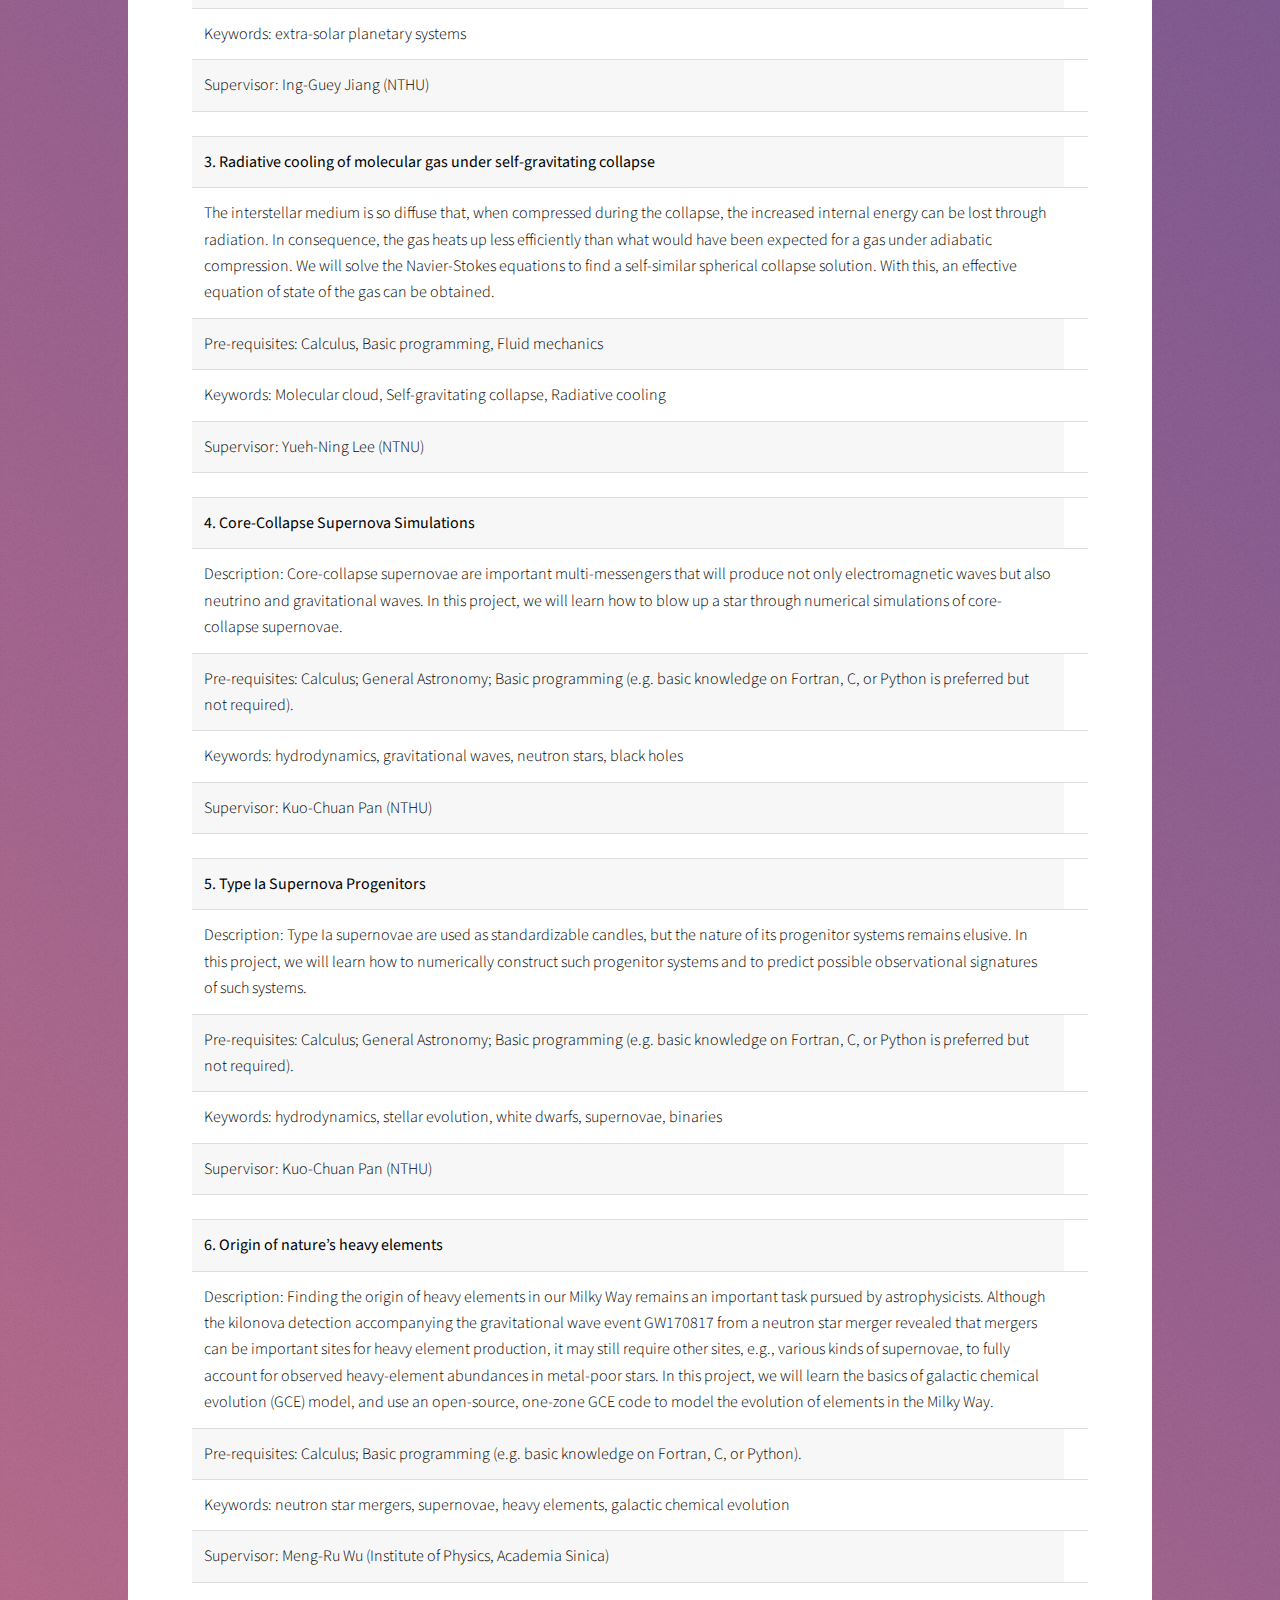
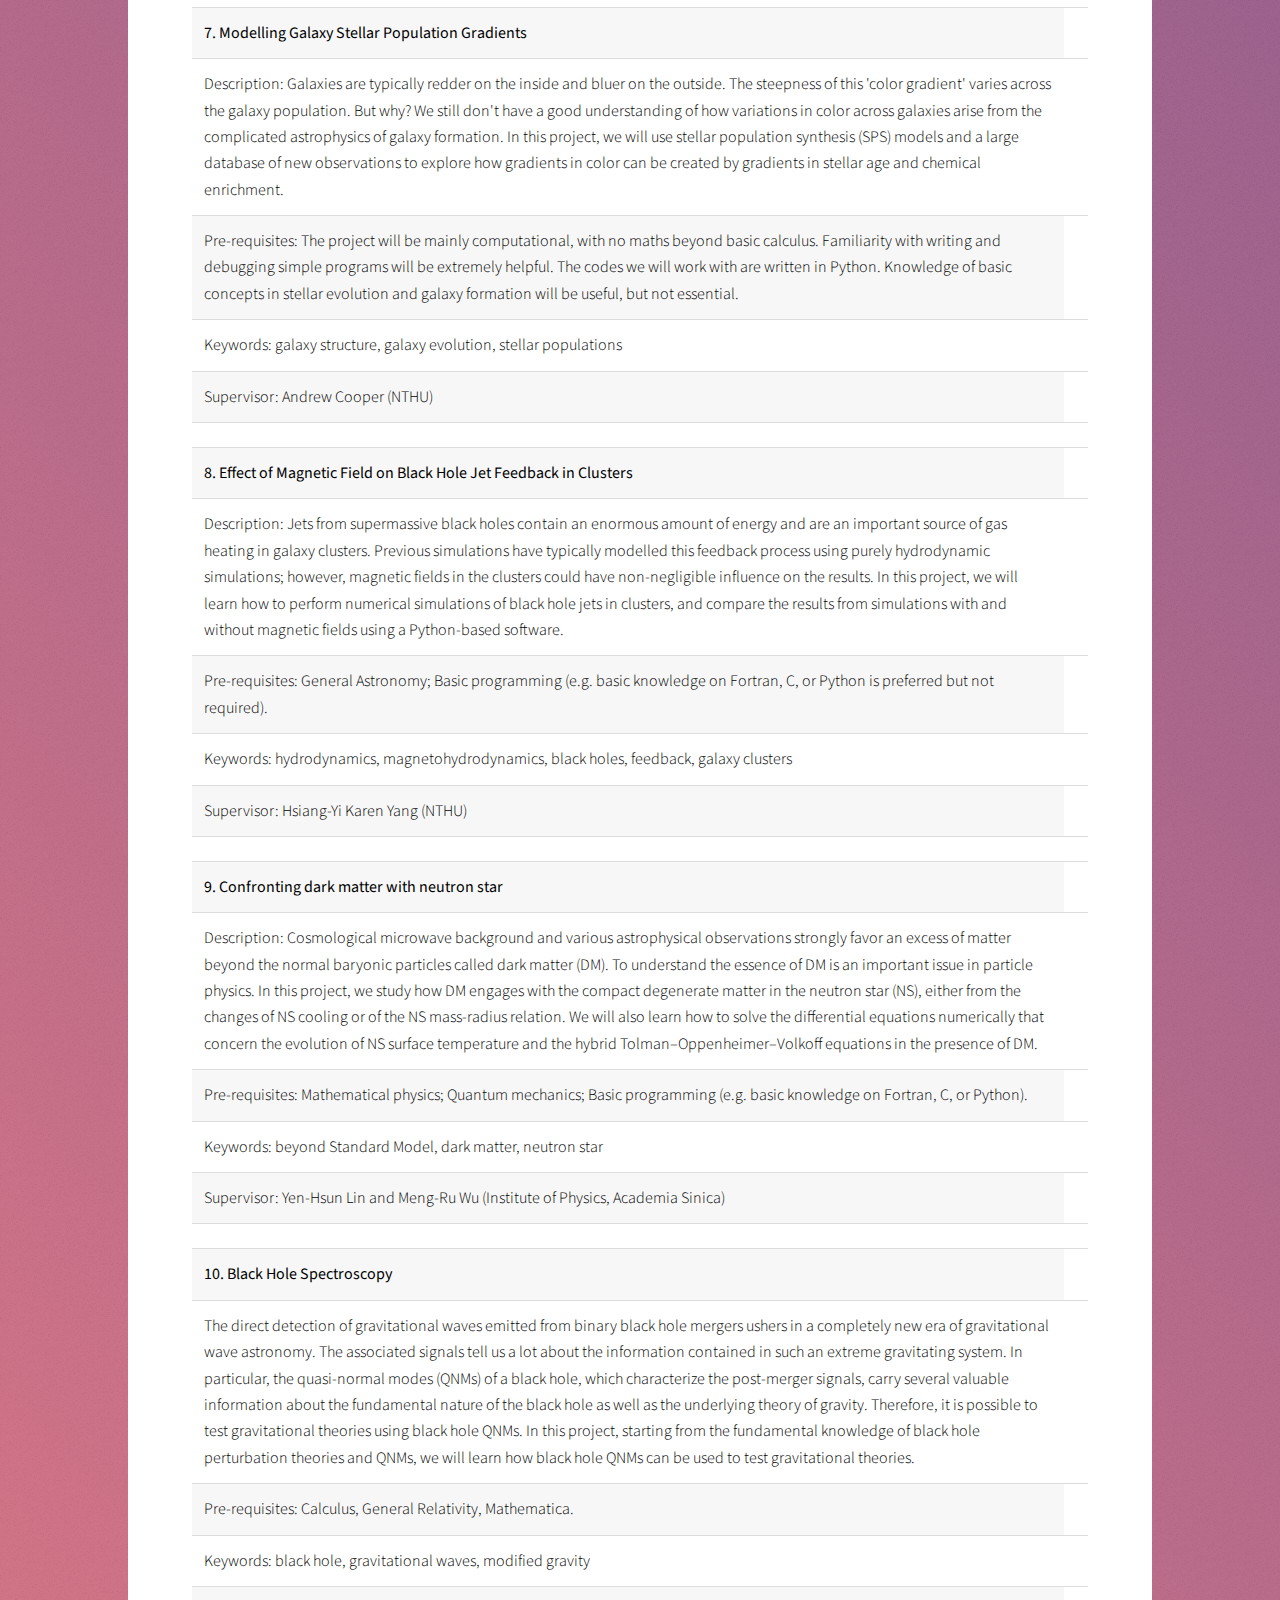
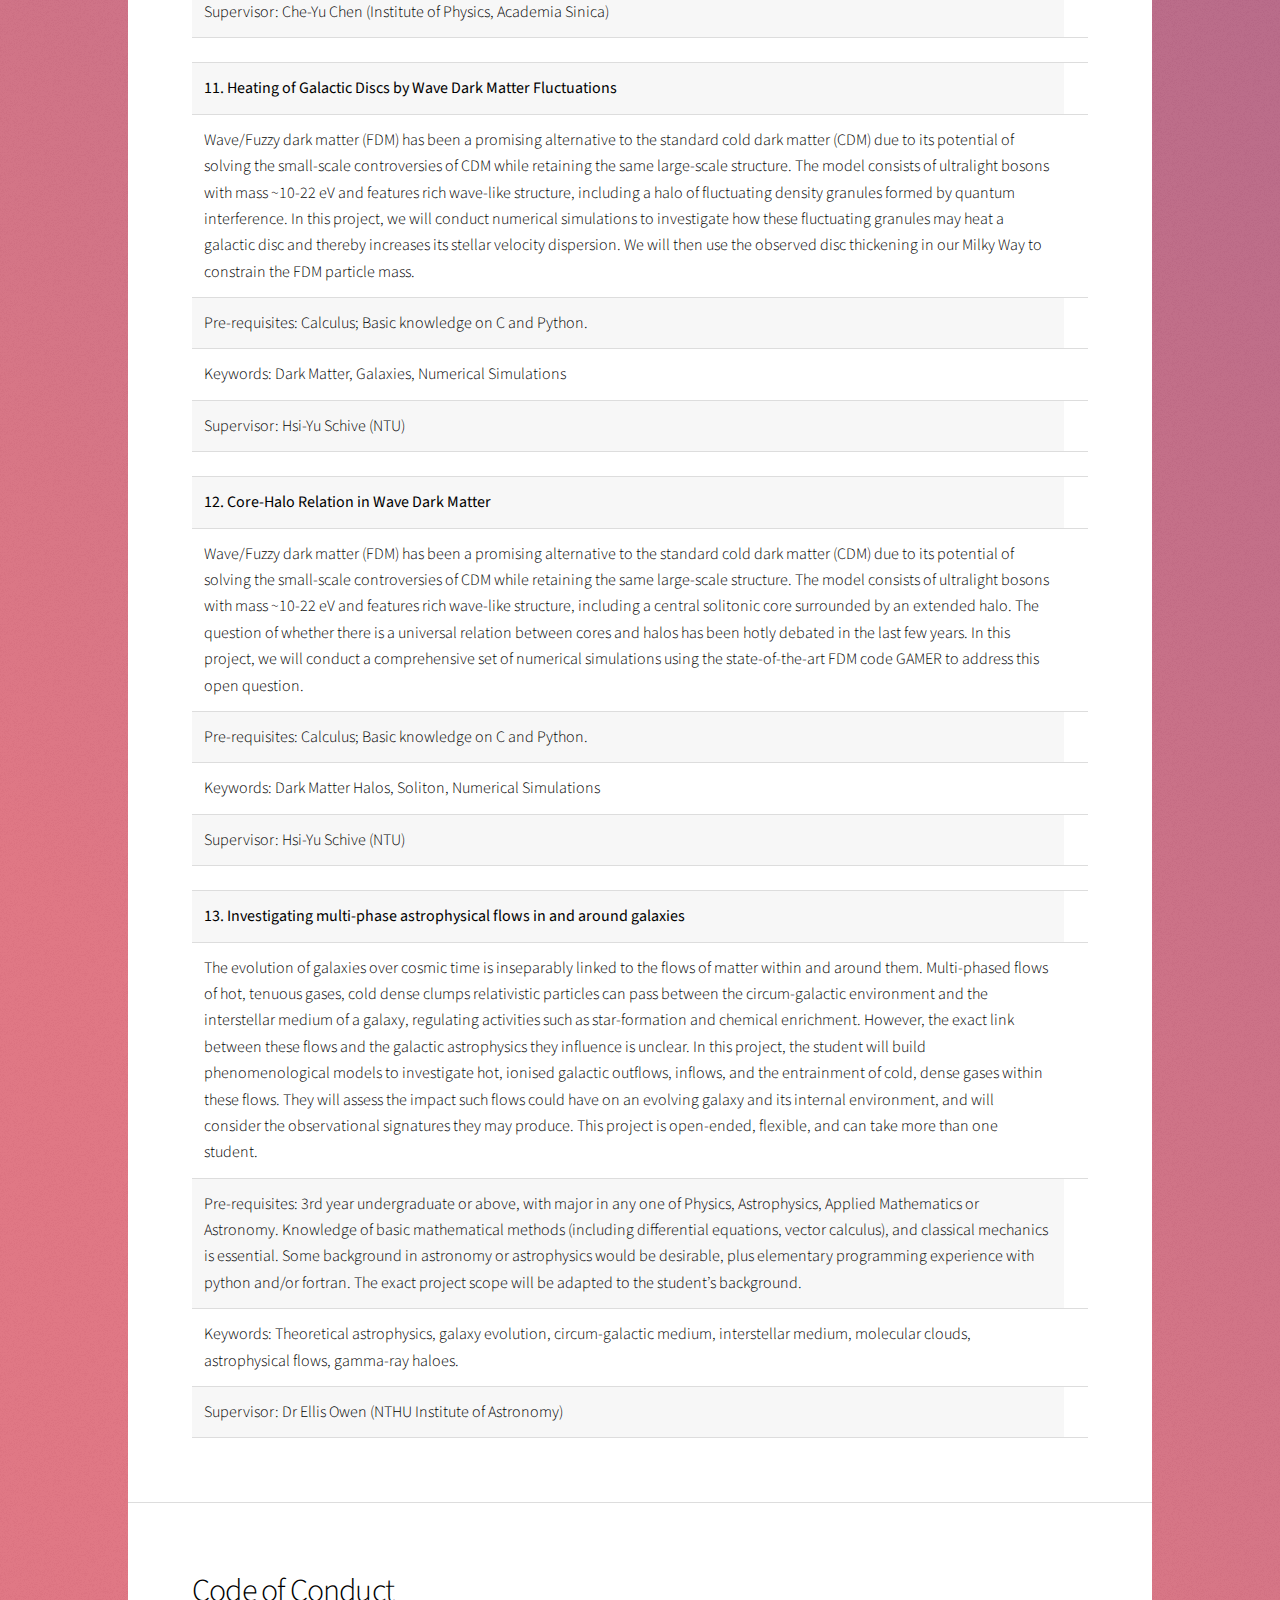
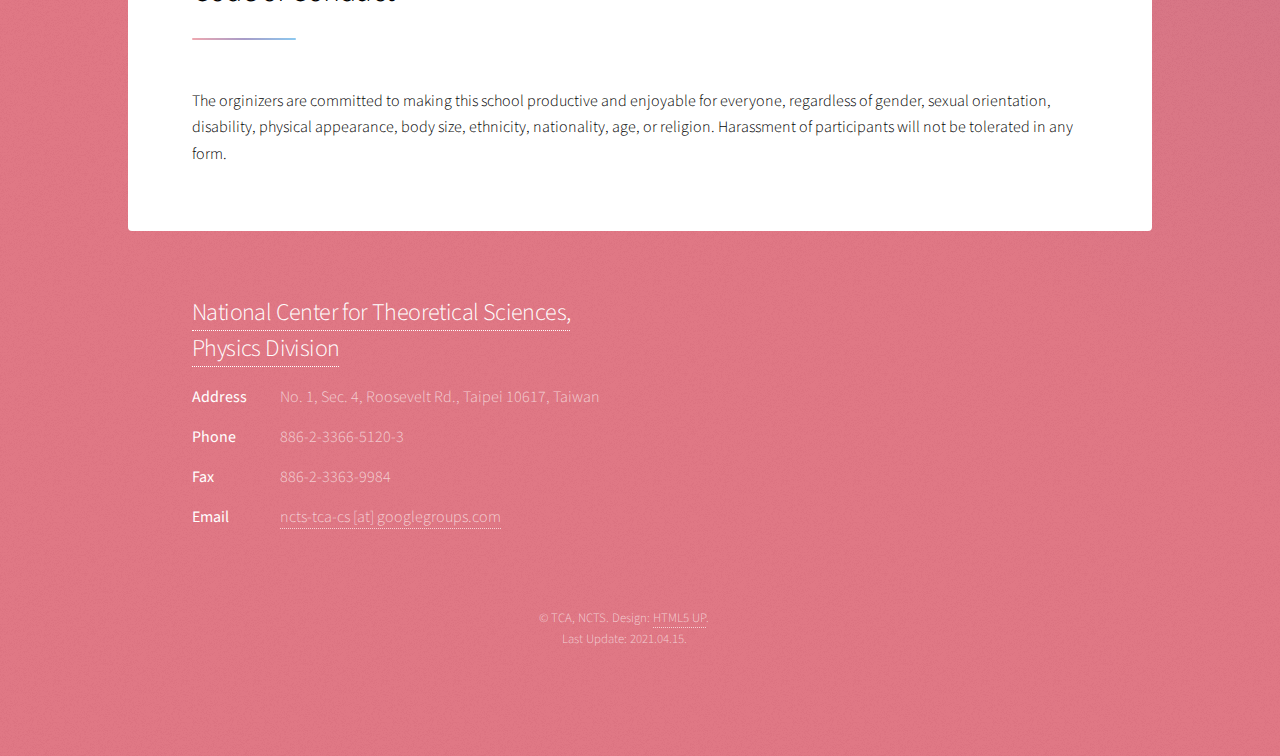
<file: events/202107-tcassp/index.html>
<!DOCTYPE HTML>
<!--
	Stellar by HTML5 UP
	html5up.net | @ajlkn
	Free for personal and commercial use under the CCA 3.0 license (html5up.net/license)

    modification: K.-C. Pan 2019.01.05
    modification: K.-C. Pan 2019.07.30
-->
<html>
	<head>
		<title>Theoretical and Computational Astrophysics Summer Student Program</title>
		<meta charset="utf-8" />
		<meta name="viewport" content="width=device-width, initial-scale=1, user-scalable=no" />
        <link rel="fav icon" href="./images/favicon.ico" type="image/x-icon"/>
		<link rel="stylesheet" href="assets/css/main.css" />
		<noscript><link rel="stylesheet" href="assets/css/noscript.css" /></noscript>
	</head>
	<body class="is-preload">

		<!-- Wrapper -->
			<div id="wrapper">

				<!-- Header -->
                <header id="header" class="alt">
                    <span class="logo"><img src="images/logo_ncts.png" alt="" height="150"/></span>
                    <h1>NCTS-TCA Summer Student Program 2021<br>
                    計算理論天文暑期學校</h1>
                    <p>July 01 - August 31, 2021<br>
                    TG 2.3 Theoretical and Computational Astrophysics, National Center for Theoretical Sciences, Taipei, Taiwan</p>
                </header>

				<!-- Nav -->
                <nav id="nav">
                    <ul>
                        <li><a href="#purpose" class="active">Purpose</a></li>
                        <li><a href="#application">Application</a></li>
                        <li><a href="#program">Program</a></li>
                        <li><a href="#projects">Projects</a></li>
<!--                            <li><a href="#venue">Venue &#38; Accommondation</a></li>-->

<!--                            <li><a href="#lecturers">Lecturers</a></li>-->
                        <li><a href="#code">Code of conduct</a></li>
                    </ul>
                </nav>

				<!-- Main -->
                <div id="main">
<!------Introduction-------------------------------------------------------------------------->

                    <section id="purpose" class="main">
                        <div class="spotlight">
                            <div class="content">
                                <header class="major">
                                    <h2>Purpose</h2>
                                </header>
                                <p>The Theoretical and Computational Astrophysics (TCA) Group at the National Center for Theoretical Sciences hosts its first undergraduate summer student program in 2021. This program aims to provide research experiences to undergraduate students and equip them with basic theoretical and computational skills. Students will be working under the supervision of domestic astrophysicists, on a wide range of topics from cosmology to planet formation. Frontier techniques in astronomy, problem solving skills, and numerical programing will be learned during this program. Participants are required to present their results publicly at the end of the program. Further continuation of the research project after the summer program can be possible. </p>

                            </div>
                        </div>
                    </section>
<!-------Registration------------------------------------------------------------------------->
                    <section id="application" class="main">
                        <div class="major">
                            <div class="content">
                                <header class="major">
                                    <h2>Application</h2>
                                </header>
<!--                                <p>Registration Starting Date: April 15, 2021 <br>-->
<!--                                Registration Ending Date: May 15, 2021 </p>-->

<!--                                <p>There will be no registration fee for the school. The applicants will be interviewed by the project supervisors individually.</p>-->

<!--                                <p>Monthly stipend of 20,000 NTD is  provide. The accomodation during the training lectures will be covered by the school.</p>-->

<!--                                <p>Students should specify the projects of their choice during the application. They will be contacted by individual supervisors for interview.</p>-->

                                <ul>
                                    <li><b>Eligibility:</b> Undergraduate students currently enrolled (including those who will graduate this summer). Due to the pandemic situations, students requiring a visa to enter Taiwan are not eligible this year.</li>
                                    <li><b>Registration date:</b> April 15 - May 15, 2021</li>
                                    <li><b>Place:</b> Conrresponding institutions of the supervisor</li>
                                    <li><b>Project selection:</b> Students should specify the projects of their choice in the application. They will be contacted by individual supervisors for interview.</li>
                                    <li><b>Stipend:</b> 20,000 NTD/month. The accomodation during the training lectures will be covered by the school.</li>
                                    <li><b>Announcement of admitted applicants:</b> May 31, 2021</li>
                                </ul>

                                <ul class="actions">
                                    <li><a href="https://forms.gle/UrMEMf3ngTSAsbGm8"  target="_blank "class="button primary">Apply</a></li>
                                </ul>
                            </div>
                        </div>
                    </section>
                    <!---------Ｐrogram---------------------------------------------------------------------->
                    <section id="program" class="main">
                        <header class="major">
                            <h2>Program</h2>
                        </header>
                        <ul>
                            <li><b>July 05 - 07:</b> The summer program will start with a 3-day workshop. Lectures on basic astrophysics and research overview will be provided. The final program will be released shortly before the beginning of the program. This training course is open to the general public.</li>
                            <li><b>July 01 - August 31:</b> During the 8-week program, participants will work on their research topics with their supervisors at respective institutes. Local activities may be arranged by the supervisors.</li>
                            <li><b>August 30-31:</b> Final public oral presentation.</li>
                        </ul>

                        <!--                                <h3>September 4th, 2019</h3>-->
                        <!--                                <div class="table-wrapper">-->
                        <!--                                    <table>-->
                        <!--                                        <thead>-->
                        <!--                                            <tr>-->
                        <!--                                                <th>Time</th>-->
                        <!--                                                <th> </th>-->
                        <!--                                            </tr>-->
                        <!--                                        </thead>-->
                        <!--                                        <tbody>-->
                        <!--                                            <tr>-->
                        <!--                                                <td>08:30 - 08:50</td>-->
                        <!--                                                <td>Sign-up/Coffee</td>-->
                        <!--                                            </tr>-->
                        <!--                                            <tr>-->
                        <!--                                                <td>08:50 - 09:00</td>-->
                        <!--                                                <td><a href="./slides/190904_intro.pdf" target="_blank">Opening</a> (Meng-Ru Wu)</td>-->
                        <!--                                            </tr>-->
                        <!--                                            <tr>-->
                        <!--                                                <td>09:10 - 10:30</td>-->
                        <!--                        <td><a href="./slides/Lecture_hydrodynamics_FLASH.pdf" target="_blank"> Lecture 1: Basic hydrodynamics and introduction to </a> <a href="https://flash.uchicago.edu" target="_blank">FLASH</a> (Kuo-Chuan Pan)</td>-->
                        <!--                                            </tr>-->
                        <!--                                            <tr>-->
                        <!--                                                <td>10:30 - 11:00</td>-->
                        <!--                                                <td>Coffee break</td>-->
                        <!--                                            </tr>-->
                        <!--                                            <tr>-->
                        <!--                                                <td>11:00 - 12:00</td>-->
                        <!--                                                <td><a href="./slides/Lecture_hydrodynamics_Lab1.pdf" target="_blank"> Hands-on 1: A basic simulation</a></td>-->
                        <!--                                            </tr>-->
                        <!--                                            <tr>-->
                        <!--                                                <td>12:00 - 13:00</td>-->
                        <!--                                                <td>Lunch</td>-->
                        <!--                                            </tr>-->
                        <!--                                            <tr>-->
                        <!--                                                <td>13:00 - 14:00</td>-->
                        <!--                        <td><a href="./slides/AFD_school_ken_pdf.pdf" target="_blank"> Lecture 2: Data analysis and visualization with </a> <a href="https://wci.llnl.gov/simulation/computer-codes/visit/" target="_blank">Visit</a> (Ken Chen)</td>-->
                        <!--                                            </tr>-->
                        <!--                                            <tr>-->
                        <!--                                                <td>14:00 - 15:00</td>-->
                        <!--                                                <td><a href="./slides/Lecture_hydrodynamics_yt_AddIntro.pdf" target="_blank">Lecture 3: Data analysis and visualization with </a><a href="https://yt-project.org" target="_blank">yt</a> (Hsi-Yu Schive &amp; Kuo-Chuan Pan)</td>-->
                        <!--                                            </tr>-->
                        <!--                                            <tr>-->
                        <!--                                                <td>15:00 - 15:30</td>-->
                        <!--                                                <td>Coffee break</td>-->
                        <!--                                            </tr>-->
                        <!--                                            <tr>-->
                        <!--                                                <td>15:30 - 18:00</td>-->
                        <!--                                                <td><a href="./slides/Lecture_hydrodynamics_Lab2.pdf" target="_blank">Hands-on 2: Simulation and Visualization</a></td>-->
                        <!--                                            </tr>-->
                        <!--                                            <tr>-->
                        <!--                                                <td>19:30 - 21:00</td>-->
                        <!--                                                <td>(Optional) Hands-on 2: Simulation and Visualization</td>-->
                        <!--                                            </tr>-->
                        <!--                                        </tbody>-->
                        <!--                                    </table>-->
                        <!--                                </div>-->
                        
                    </section>
                    <!---------Lecturers---------------------------------------------------------------------->
                    <!--                            <section id="lecturers" class="main">-->
                    <!--                                <header class="major">-->
                    <!--                                    <h2>Lecturers</h2>-->
                    <!--                                </header>-->
                    <!--                                <ul>-->
                    <!--                                    <li><strong>Ke-Jung Chen</strong>, Institute of Astronomy and Astrophysics, Academia Sinica, Taiwan</li>-->
                    <!--                                    <li><strong>Kuo-Chuan Pan</strong>, Institute of Astronomy, National Tsing Hua University, Taiwan</li>-->
                    <!--                                    <li><strong>Hsi-Yu Schive</strong>, Institute of Astrophysics, National Taiwan University, Taiwan</li>-->
                    <!--                                </ul>-->
                    <!---------Committee---------------------------------------------------------------------->
                    <!--                                <header class="major">-->
                    <!--                                    <h2>Organizing Committee</h2>-->
                    <!--                                </header>-->
                    <!--                                <ul>-->
                    <!--                                    <li><strong>Ke-Jung Chen</strong>, Institute of Astronomy and Astrophysics, Academia Sinica, Taiwan</li>-->
                    <!--                                    <li><strong>Hiroyuki Hirashita</strong>, Institute of Astronomy and Astrophysics, Academia Sinica, Taiwan</li>-->
                    <!--                                    <li><strong>Kuo-Chuan Pan</strong>, Institute of Astronomy, National Tsing Hua University, Taiwan</li>-->
                    <!--                                    <li><strong>Hsi-Yu Schive</strong>, Instutute of Astrophysics, National Taiwan University, Taiwan</li>-->
                    <!--                                    <li><strong>Meng-Ru Wu</strong>, Institute of Physics, Academia Sinica, Taiwan  </li>-->
                    <!--                                </ul>-->
                    <!---------Participants---------------------------------------------------------------------->
                    <!--                                <header class="major">-->
                    <!--                                    <h2>List of Participants</h2>
                     </header>
                     
                     <div class="table-wrapper">
                     <table>
                     <thead>
                     <tr>
                     <th>Name</th>
                     <th>Institution</th>
                     </tr>
                     </thead>
                     <tbody>
                     <tr>
                     <td>Tzu-Hsiang Chao </td>
                     <td>ASIAA/NTU</td>
                     </tr>
                     <tr>
                     <td>Ken Chen</td>
                     <td>ASIAA</td>
                     </tr>
                     </tbody>
                     </table>
                     </div>
                     
                     </section>
                     --!>
<!---------Projects---------------------------------------------------------------------->
                    <section id="projects" class="main">
                        <header class="major">
                            <h2>Projects</h2>
                        </header>
<!--                        <p> </p>-->

<!--                <h3>Project List</h3>-->
                <ol>
                    <li><a href="#p1">Origin of the dust in the Milky Way</a></li>
                    <li><a href="#p2">Modeling the Observables of Exocomets</a></li>
                    <li><a href="#p3">Radiative cooling of molecular gas under self-gravitating collapse</a></li>
                    <li><a href="#p4">Core-Collapse Supernova Simulations</a></li>
                    <li><a href="#p5">Type Ia Supernova Progenitors</a></li>
                    <li><a href="#p6">Origin of nature’s heavy elements</a></li>
                    <li><a href="#p7">Modelling Galaxy Stellar Population Gradients</a></li>
                    <li><a href="#p8">Effect of Magnetic Field on Black Hole Jet Feedback in Clusters</a></li>
                    <li><a href="#p9">Confronting dark matter with neutron star</a></li>
                    <li><a href="#p10">Black Hole Spectroscopy</a></li>
                    <li><a href="#p11">Heating of Galactic Discs by Wave Dark Matter Fluctuations</a></li>
                    <li><a href="#p12">Core-Halo Relation in Wave Dark Matter</a></li>
                    <li><a href="#p13">Investigating multi-phase astrophysical flows in and around galaxies</a></li>
                </ol>
<!--                <div class="table-wrapper">-->
<!--                    <table>-->
<!--                        <thead>-->
<!--                            <tr>-->
<!--                                <th> Project List </th>-->
<!--                            </tr>-->
<!--                        </thead>-->
<!--                        <tbody>-->
<!--                            <tr>-->
<!--                                <td><a href="#p1">1. Origin of the dust in the Milky Way</a></td>-->
<!--                            </tr>-->
<!--                            <tr>-->
<!--                                <td><a href="#p1">2. Modeling the Observables of Exocomets</a></td>-->
<!--                            </tr>-->
<!--                            <tr>-->
<!--                                <td><a href="#p1">3. Radiative cooling of molecular gas under self-gravitating collapse</a></td>-->
<!--                            </tr>-->
<!--                            <tr>-->
<!--                                <td><a href="#p1">4. Core-Collapse Supernova Simulations</a></td>-->
<!--                            </tr>-->
<!--                            <tr>-->
<!--                                <td><a href="#p1">5. Type Ia Supernova Progenitors</a></td>-->
<!--                            </tr>-->
<!--                            <tr>-->
<!--                                <td><a href="#p1">6. Origin of nature’s heavy elements</a></td>-->
<!--                            </tr>-->
<!--                            <tr>-->
<!--                                <td><a href="#p1">7. Modelling Galaxy Stellar Population Gradients</a></td>-->
<!--                            </tr>-->
<!--                            <tr>-->
<!--                                <td><a href="#p1">8. Effect of Magnetic Field on Black Hole Jet Feedback in Clusters</a></td>-->
<!--                            </tr>-->
<!--                            <tr>-->
<!--                                <td><a href="#p1">9. Confronting dark matter with neutron star</a></td>-->
<!--                            </tr>-->
<!--                            <tr>-->
<!--                                <td><a href="#p1">10. Black Hole Spectroscopy</a></td>-->
<!--                            </tr>-->
<!--                            <tr>-->
<!--                                <td><a href="#p1">11. Heating of Galactic Discs by Wave Dark Matter Fluctuations</a></td>-->
<!--                            </tr>-->
<!--                            <tr>-->
<!--                                <td><a href="#p1">12. Core-Halo Relation in Wave Dark Matter</a></td>-->
<!--                            </tr>-->
<!--                            <tr>-->
<!--                                <td><a href="#p13">13. Investigating multi-phase astrophysical flows in and around galaxies</a></td>-->
<!--                            </tr>-->
<!--                        </tbody>-->
<!--                    </table>-->
<!--                </div>-->

                <div class="table-wrapper">
                    <table>
                        <thead>
                            <tr>
                                <th> Project Details</th>
<!--                                <th> </th>-->
                            </tr>
                        </thead>
                        <tbody>
                            <tr>
                                <td id="p1"><b>1. Origin of the dust in the Milky Way</b></td>
                            </tr>
                            <tr>
                                <td>This project aims at theoretically understanding the evolution of dust in galaxies (especially the Milky Way). Dust grains are tiny solid particles in the interstellar medium of galaxies. We aim at numerically modeling how dust evolves throughout the history of galaxy evolution. More specifically, the student will challenge one of the following problems: (i) How do dust properties (dust abundance, dust grain size, porosity) evolve along with the galaxy evolution? (ii) Can we really explain the dust properties of the Milky Way through our galaxy evolution scenarios?</td>
                            </tr>
                            <tr><td>Pre-requisites: basic understanding of physics and mathematics</td></tr>
                            <tr><td>Keywords: dust, galaxies, interstellar medium</td></tr>
                            <tr><td>Supervisor: Hiroyuki Hirashita (ASIAA)</td></tr>
                            <tr><td></td><td></td></tr>
                            
                            <tr>
                                <td id="p2"><b>2. Modeling the Observables of Exocomets</b></td>
                            </tr>
                            <tr>
                                <td>It is well known that thousands of extra-solar planetary systems are detected. Given the diversity of these observed systems, it is important to further understand the properties of these planetary systems in order to study the formation histories of both extra-solar and Solar systems. In fact, astronomers have shown the existence of water in some exoplanet atmospheres. It was thus claimed that some exocomets might exist within these systems as the sources of water. In this project, a model of possible observable signals of exocomets will be produced.</td>
                            </tr>
                            <tr><td>Pre-requisites:  none</td></tr>
                            <tr><td>Keywords: extra-solar planetary systems</td></tr>
                            <tr><td>Supervisor: Ing-Guey Jiang  (NTHU)</td></tr>
                            <tr><td></td><td></td></tr>
                            
                            <tr>
                                <td id="p3"><b>3. Radiative cooling of molecular gas under self-gravitating collapse</b></td>
                            </tr>
                            <tr>
                                <td>The interstellar medium is so diffuse that, when compressed during the collapse, the increased internal energy can be lost through radiation. In consequence, the gas heats up less efficiently than what would have been expected for a gas under adiabatic compression. We will solve the Navier-Stokes equations to find a self-similar spherical collapse solution. With this, an effective equation of state of the gas can be obtained.</td>
                            </tr>
                            <tr><td>Pre-requisites: Calculus, Basic programming, Fluid mechanics</td></tr>
                            <tr><td>Keywords: Molecular cloud, Self-gravitating collapse, Radiative cooling</td></tr>
                            <tr><td>Supervisor: Yueh-Ning Lee (NTNU)</td></tr>
                            <tr><td></td><td></td></tr>
                            
                            <tr>
                                <td id="p4"><b>4. Core-Collapse Supernova Simulations</b></td>
                            </tr>
                            <tr>
                                <td>
                                    Description: Core-collapse supernovae are important multi-messengers that will produce not only electromagnetic waves but also neutrino and gravitational waves. In this project, we will learn how to blow up a star through numerical simulations of core-collapse supernovae.</td>
                            </tr>
                            <tr><td>Pre-requisites: Calculus; General Astronomy; Basic programming (e.g. basic knowledge on Fortran, C, or Python is preferred but not required).</td></tr>
                            <tr><td>Keywords: hydrodynamics, gravitational waves, neutron stars, black holes</td></tr>
                            <tr><td>Supervisor: Kuo-Chuan Pan (NTHU)</td></tr>
                            <tr><td></td><td></td></tr>
                            
                            <tr>
                                <td id="p5"><b>5. Type Ia Supernova Progenitors</b></td>
                            </tr>
                            <tr>
                                <td>Description: Type Ia supernovae are used as standardizable candles, but the nature of its progenitor systems remains elusive. In this project, we will learn how to numerically construct such progenitor systems and to predict possible observational signatures of such systems.</td>
                            </tr>
                            <tr><td>Pre-requisites: Calculus; General Astronomy; Basic programming (e.g. basic knowledge on Fortran, C, or Python is preferred but not required).</td></tr>
                            <tr><td>Keywords: hydrodynamics, stellar evolution, white dwarfs, supernovae, binaries</td></tr>
                            <tr><td>Supervisor: Kuo-Chuan Pan (NTHU)</td></tr>
                            <tr><td></td><td></td></tr>
                            
                            <tr>
                                <td id="p6"><b>6. Origin of nature’s heavy elements</b></td>
                            </tr>
                            <tr>
                                <td>
                                    Description: Finding the origin of heavy elements in our Milky Way remains an important task pursued by astrophysicists. Although the kilonova detection accompanying the gravitational wave event GW170817 from a neutron star merger revealed that mergers can be important sites for heavy element production, it may still require other sites, e.g., various kinds of supernovae, to fully account for observed heavy-element abundances in metal-poor stars. In this project, we will learn the basics of galactic chemical evolution (GCE) model, and use an open-source, one-zone GCE code to model the evolution of elements in the Milky Way.</td>
                            </tr>
                            <tr><td>Pre-requisites: Calculus; Basic programming (e.g. basic knowledge on Fortran, C, or Python).</td></tr>
                            <tr><td>Keywords:  neutron star mergers, supernovae, heavy elements, galactic chemical evolution</td></tr>
                            <tr><td>Supervisor: Meng-Ru Wu (Institute of Physics, Academia Sinica)</td></tr>
                            <tr><td></td><td></td></tr>
                            
                            <tr>
                                <td id="p7"><b>7. Modelling Galaxy Stellar Population Gradients</b></td>
                            </tr>
                            <tr>
                                <td>
                                    Description: Galaxies are typically redder on the inside and bluer on the outside. The steepness of this 'color gradient' varies across the galaxy population. But why? We still don't have a good understanding of how variations in color across galaxies arise from the complicated astrophysics of galaxy formation. In this project, we will use stellar population synthesis (SPS) models and a large database of new observations to explore how gradients in color can be created by gradients in stellar age and chemical enrichment.</td>
                            </tr>
                            <tr><td>Pre-requisites: The project will be mainly computational, with no maths beyond basic calculus. Familiarity with writing and debugging simple programs will be extremely helpful. The codes we will work with are written in Python. Knowledge of basic concepts in stellar evolution and galaxy formation will be useful, but not essential.</td></tr>
                            <tr><td>Keywords:  galaxy structure, galaxy evolution, stellar populations</td></tr>
                            <tr><td>Supervisor: Andrew Cooper (NTHU)</td></tr>
                            <tr><td></td><td></td></tr>
                            
                            <tr>
                                <td id="p8"><b>8. Effect of Magnetic Field on Black Hole Jet Feedback in Clusters</b></td>
                            </tr>
                            <tr>
                                <td>
                                    Description: Jets from supermassive black holes contain an enormous amount of energy and are an important source of gas heating in galaxy clusters. Previous simulations have typically modelled this feedback process using purely hydrodynamic simulations; however, magnetic fields in the clusters could have non-negligible influence on the results. In this project, we will learn how to perform numerical simulations of black hole jets in clusters, and compare the results from simulations with and without magnetic fields using a Python-based software.</td>
                            </tr>
                            <tr><td>Pre-requisites: General Astronomy; Basic programming (e.g. basic knowledge on Fortran, C, or Python is preferred but not required).</td></tr>
                            <tr><td>Keywords: hydrodynamics, magnetohydrodynamics, black holes, feedback, galaxy clusters</td></tr>
                            <tr><td>Supervisor: Hsiang-Yi Karen Yang (NTHU)</td></tr>
                            <tr><td></td><td></td></tr>
                            
                            <tr>
                                <td id="p9"><b>9. Confronting dark matter with neutron star</b></td>
                            </tr>
                            <tr>
                                <td>
                                    Description: Cosmological microwave background and various astrophysical observations strongly favor an excess of matter beyond the normal baryonic particles called dark matter (DM). To understand the essence of DM is an important issue in particle physics. In this project, we study how DM engages with the compact degenerate matter in the neutron star (NS), either from the changes of NS cooling or of the NS mass-radius relation. We will also learn how to solve the differential equations numerically that concern the evolution of NS surface temperature and the hybrid Tolman–Oppenheimer–Volkoff equations in the presence of DM.</td>
                            </tr>
                            <tr><td>Pre-requisites: Mathematical physics; Quantum mechanics; Basic programming (e.g. basic knowledge on Fortran, C, or Python).</td></tr>
                            <tr><td>Keywords:  beyond Standard Model, dark matter, neutron star</td></tr>
                            <tr><td>Supervisor: Yen-Hsun Lin and Meng-Ru Wu (Institute of Physics, Academia Sinica)</td></tr>
                            <tr><td></td><td></td></tr>
                            
                            <tr>
                                <td id="p10"><b>10. Black Hole Spectroscopy</b></td>
                            </tr>
                            <tr>
                                <td>The direct detection of gravitational waves emitted from binary black hole mergers ushers in a completely new era of gravitational wave astronomy. The associated signals tell us a lot about the information contained in such an extreme gravitating system. In particular, the quasi-normal modes (QNMs) of a black hole, which characterize the post-merger signals, carry several valuable information about the fundamental nature of the black hole as well as the underlying theory of gravity. Therefore, it is possible to test gravitational theories using black hole QNMs. In this project, starting from the fundamental knowledge of black hole perturbation theories and QNMs, we will learn how black hole QNMs can be used to test gravitational theories.</td>
                            </tr>
                            <tr><td>Pre-requisites: Calculus, General Relativity, Mathematica.</td></tr>
                            <tr><td>Keywords:  black hole, gravitational waves, modified gravity</td></tr>
                            <tr><td>Supervisor: Che-Yu Chen (Institute of Physics, Academia Sinica)</td></tr>
                            <tr><td></td><td></td></tr>
                            
                            <tr>
                                <td id="p11"><b>11. Heating of Galactic Discs by Wave Dark Matter Fluctuations</b></td>
                            </tr>
                            <tr>
                                <td>Wave/Fuzzy dark matter (FDM) has been a promising alternative to the standard cold dark matter (CDM) due to its potential of solving the small-scale controversies of CDM while retaining the same large-scale structure. The model consists of ultralight bosons with mass ~10-22 eV and features rich wave-like structure, including a halo of fluctuating density granules formed by quantum interference. In this project, we will conduct numerical simulations to investigate how these fluctuating granules may heat a galactic disc and thereby increases its stellar velocity dispersion. We will then use the observed disc thickening in our Milky Way to constrain the FDM particle mass.</td>
                            </tr>
                            <tr><td>Pre-requisites: Calculus; Basic knowledge on C and Python.</td></tr>
                            <tr><td>Keywords: Dark Matter, Galaxies, Numerical Simulations</td></tr>
                            <tr><td>Supervisor: Hsi-Yu Schive (NTU)</td></tr>
                            <tr><td></td><td></td></tr>
                            
                            <tr>
                                <td id="p12"><b>12. Core-Halo Relation in Wave Dark Matter</b></td>
                            </tr>
                            <tr>
                                <td>Wave/Fuzzy dark matter (FDM) has been a promising alternative to the standard cold dark matter (CDM) due to its potential of solving the small-scale controversies of CDM while retaining the same large-scale structure. The model consists of ultralight bosons with mass ~10-22 eV and features rich wave-like structure, including a central solitonic core surrounded by an extended halo. The question of whether there is a universal relation between cores and halos has been hotly debated in the last few years. In this project, we will conduct a comprehensive set of numerical simulations using the state-of-the-art FDM code GAMER to address this open question.</td>
                            </tr>
                            <tr><td>Pre-requisites: Calculus; Basic knowledge on C and Python.</td></tr>
                            <tr><td>Keywords: Dark Matter Halos, Soliton, Numerical Simulations</td></tr>
                            <tr><td>Supervisor: Hsi-Yu Schive (NTU)</td></tr>
                            <tr><td></td><td></td></tr>
                            
                            <tr>
                                <td id="p13"><b>13. Investigating multi-phase astrophysical flows in and around galaxies</b></td>
                            </tr>
                            <tr>
                                <td>The evolution of galaxies over cosmic time is inseparably linked to the flows of matter within and around them. Multi-phased flows of hot, tenuous gases, cold dense clumps relativistic particles can pass between the circum-galactic environment and the interstellar medium of a galaxy, regulating activities such as star-formation and chemical enrichment. However, the exact link between these flows and the galactic astrophysics they influence is unclear. In this project, the student will build phenomenological models to investigate hot, ionised galactic outflows, inflows, and the entrainment of cold, dense gases within these flows. They will assess the impact such flows could have on an evolving galaxy and its internal environment, and will consider the observational signatures they may produce. This project is open-ended, flexible, and can take more than one student.</td>
                            </tr>
                            <tr><td>Pre-requisites: 3rd year undergraduate or above, with major in any one of Physics, Astrophysics, Applied Mathematics or Astronomy. Knowledge of basic mathematical methods (including differential equations, vector calculus), and classical mechanics is essential. Some background in astronomy or astrophysics would be desirable, plus elementary programming experience with python and/or fortran. The exact project scope will be adapted to the student’s background.</td></tr>
                            <tr><td>Keywords: Theoretical astrophysics, galaxy evolution, circum-galactic medium, interstellar medium, molecular clouds, astrophysical flows, gamma-ray haloes.</td></tr>
                            <tr><td>Supervisor: Dr Ellis Owen (NTHU Institute of Astronomy)</td></tr>
                        </tbody>
                    </table>
                </div>
                                
                    </section>
<!---------Venue---------------------------------------------------------------------->
<!--                            <section id="venue" class="main">-->
<!--                                <header class="major">-->
<!--                                    <h2>Venue &#38; Accommodation</h2>-->
<!--                                </header>-->
<!--                                <p> Meeting location: <a href="https://goo.gl/maps/YUc4TjpSyVLuuBJW8" target="_blank"> -->
<!--                                    Rm. 521, Institute of Astronomy, General building II-->
<!--                                    No. 101, Section 2, Kuang-Fu Road, Hsinchu, Taiwan</a></p>-->
<!--                                <p> Accommodation:-->
<!--                    <a href="https://goo.gl/maps/aZwYbp6UAKz6Lixt7" target="_blank"> -->
<!--                                    -->
<!--                                    Berkely Hotel,-->
<!--                                    No. 272, Section 2, Kuang-Fu Road, Hsinchu, Taiwan</a></p>-->
<!--                    <p> Travel Guide: <a href="http://www.astr.nthu.edu.tw/files/11-1276-14572.php?Lang=en" target="_blank">How to get to NTHU</a></p>-->
<!--                                <iframe src="https://www.google.com/maps/embed?pb=!1m18!1m12!1m3!1d1811.0153116604092!2d120.99205125807921!3d24.794404896021287!2m3!1f0!2f0!3f0!3m2!1i1024!2i768!4f13.1!3m3!1m2!1s0x346837933761d951%3A0x3c9bfd820d72e071!2sGeneral+Building+II!5e0!3m2!1sen!2stw!4v1564625290927!5m2!1sen!2stw" width="600" height="450" frameborder="0" style="border:0" allowfullscreen></iframe>-->
<!--                            </section>-->

<!---------Code---------------------------------------------------------------------->
							<section id="code" class="main">
								<header class="major">
									<h2>Code of Conduct</h2>
								</header>

                                <p>
                                The orginizers are committed to making this school productive and enjoyable for everyone, regardless of gender, sexual orientation, disability, physical appearance, body size, ethnicity, nationality, age, or religion. Harassment of participants will not be tolerated in any form. 
                                </p>

							</section>
					</div>

				<!-- Footer -->
					<footer id="footer">
<!--                        <section>-->
<!--                            <h2>How to get here</h2>-->
<!--                            <dd><a href="https://goo.gl/maps/YUc4TjpSyVLuuBJW8" class="icon fa-map-marker"> R521, General Building II, NTHU, No. 101, Section 2, Kuang-Fu Road, Hsinchu, Taiwan</a>-->
<!--                            <a href="http://www.astr.nthu.edu.tw/files/11-1276-14572.php?Lang=en" target="_blank">or see instruction here</a></dd>-->
<!--                        </section>-->
						<section>
                            <h2><a href="http://phys.cts.nthu.edu.tw/page2/super_pages.php?ID=page207">National Center for Theoretical Sciences, Physics Division</a></h2>
                            <dl class="alt">
                                <dt>Address</dt>
                                <dd>No. 1, Sec. 4, Roosevelt Rd., Taipei 10617, Taiwan</dd>
                                <dt>Phone</dt>
                                <dd>886-2-3366-5120-3</dd>
                                <dt>Fax</dt>
                                <dd>886-2-3363-9984</dd>
                                <dt>Email</dt>
                                <dd><a href="mailto:ncts-tca-cs [at] googlegroups.com">ncts-tca-cs [at] googlegroups.com</a></dd>
                            </dl>
						</section>
<!--                        <a href="" class="image center"><img src="images/support.png" alt="" height="90"></a>-->
                        <p class="copyright">&copy; TCA, NCTS. Design: <a href="https://html5up.net">HTML5 UP</a>.
                        <br>Last Update: 2021.04.15.</p>
					</footer>

			</div>

		<!-- Scripts -->
			<script src="assets/js/jquery.min.js"></script>
			<script src="assets/js/jquery.scrollex.min.js"></script>
			<script src="assets/js/jquery.scrolly.min.js"></script>
			<script src="assets/js/browser.min.js"></script>
			<script src="assets/js/breakpoints.min.js"></script>
			<script src="assets/js/util.js"></script>
			<script src="assets/js/main.js"></script>

	</body>
</html>
</file>
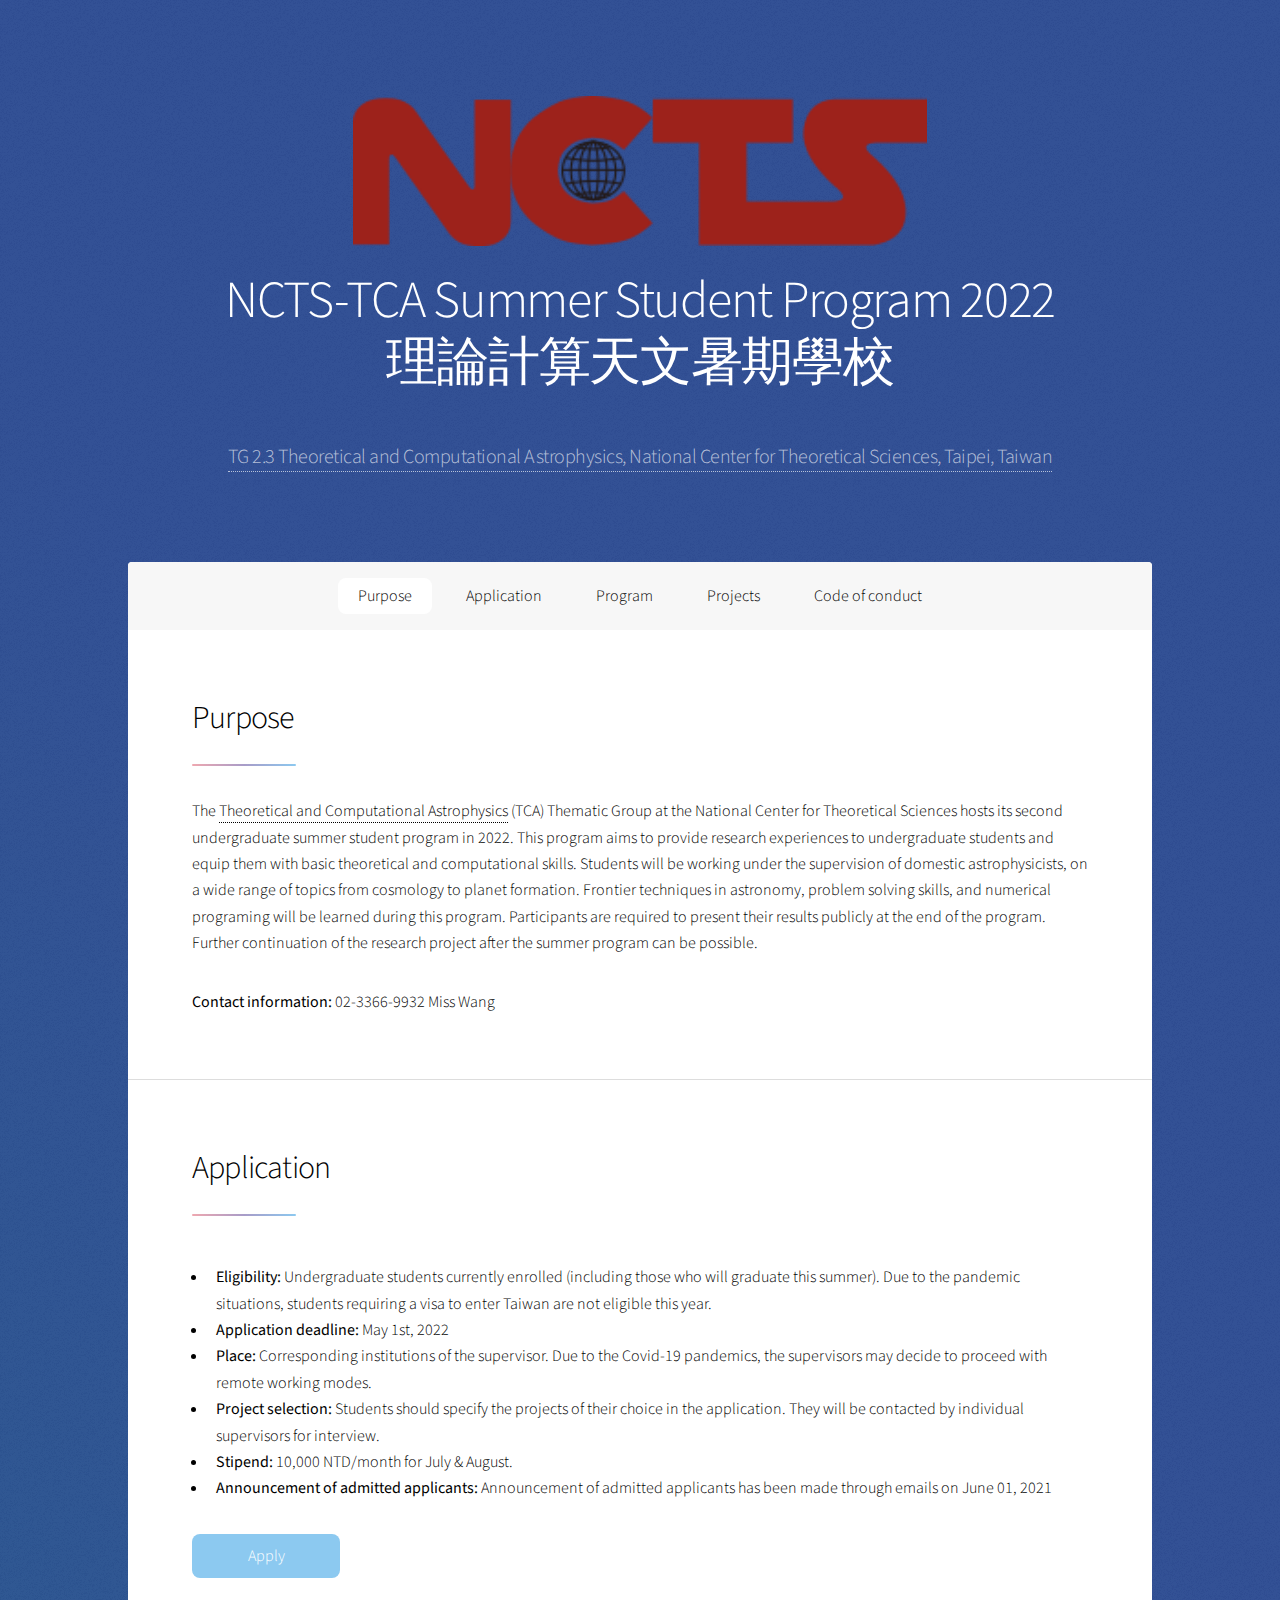
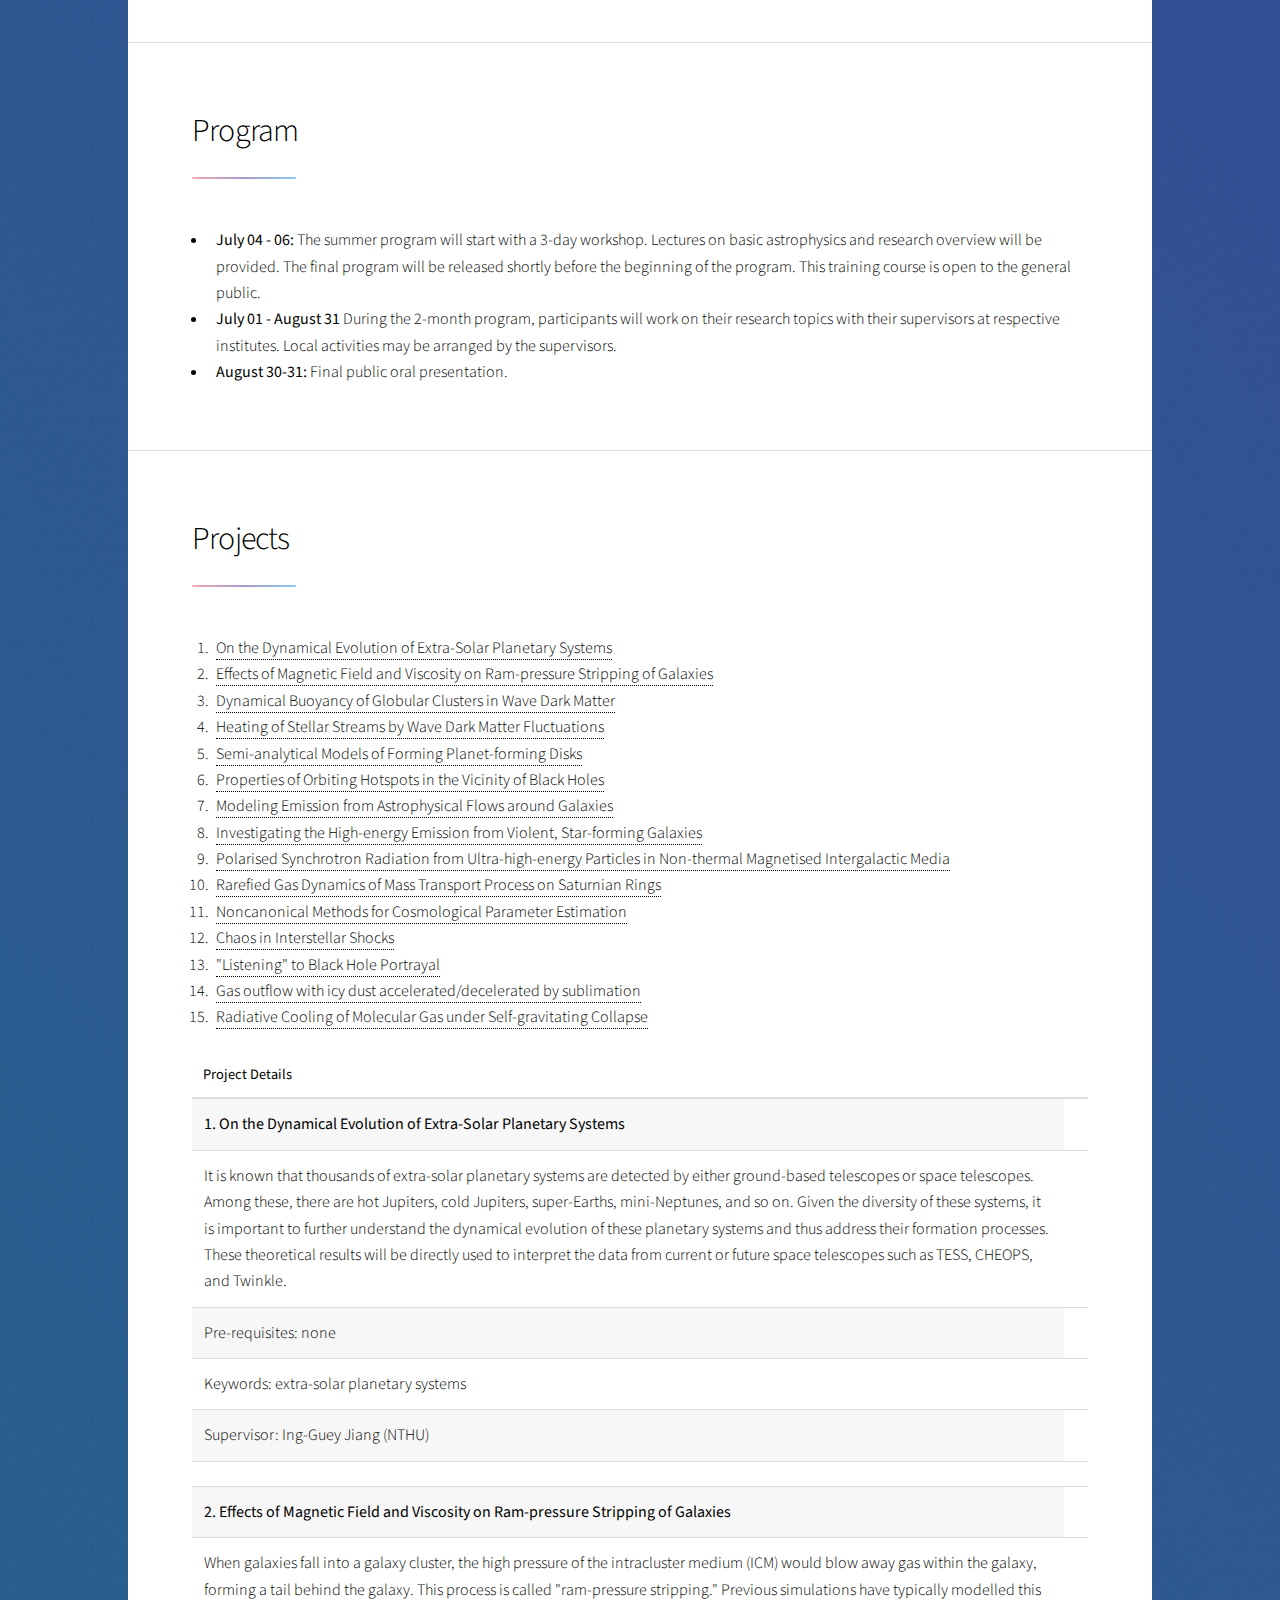
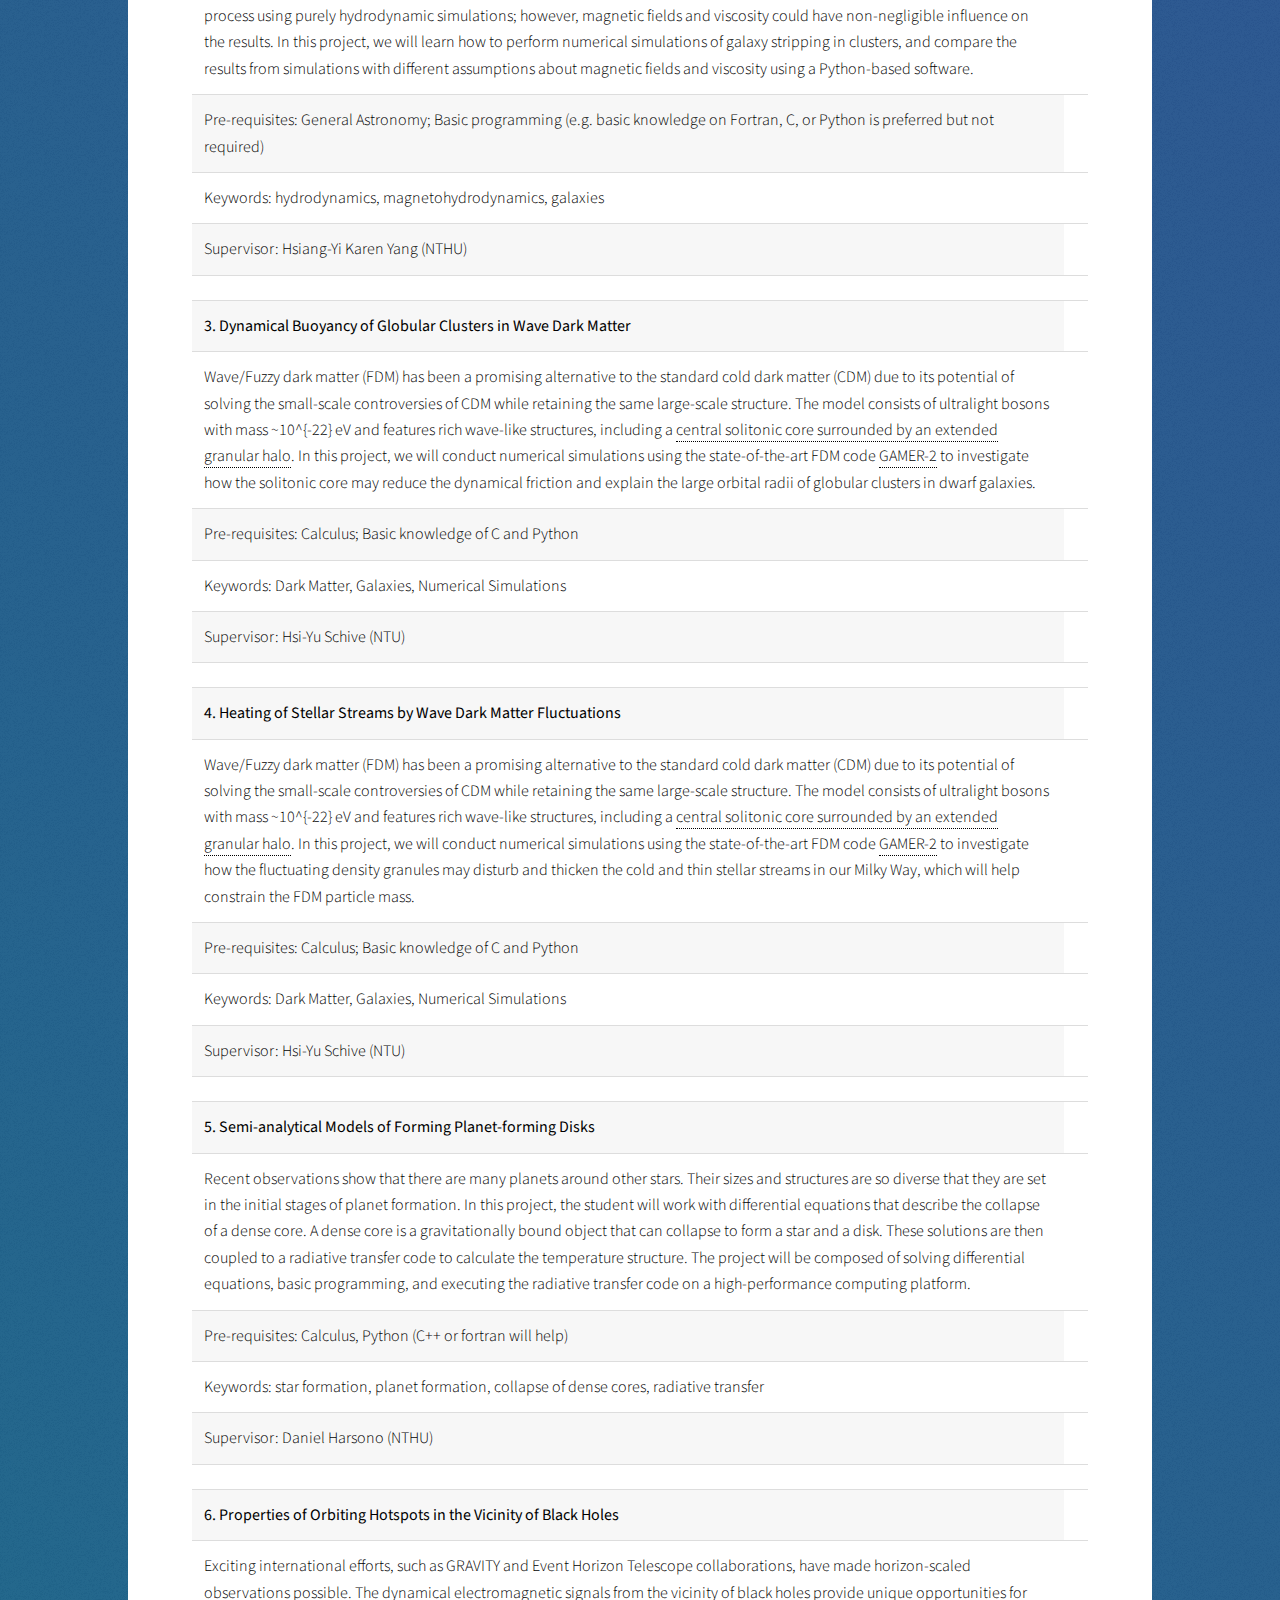
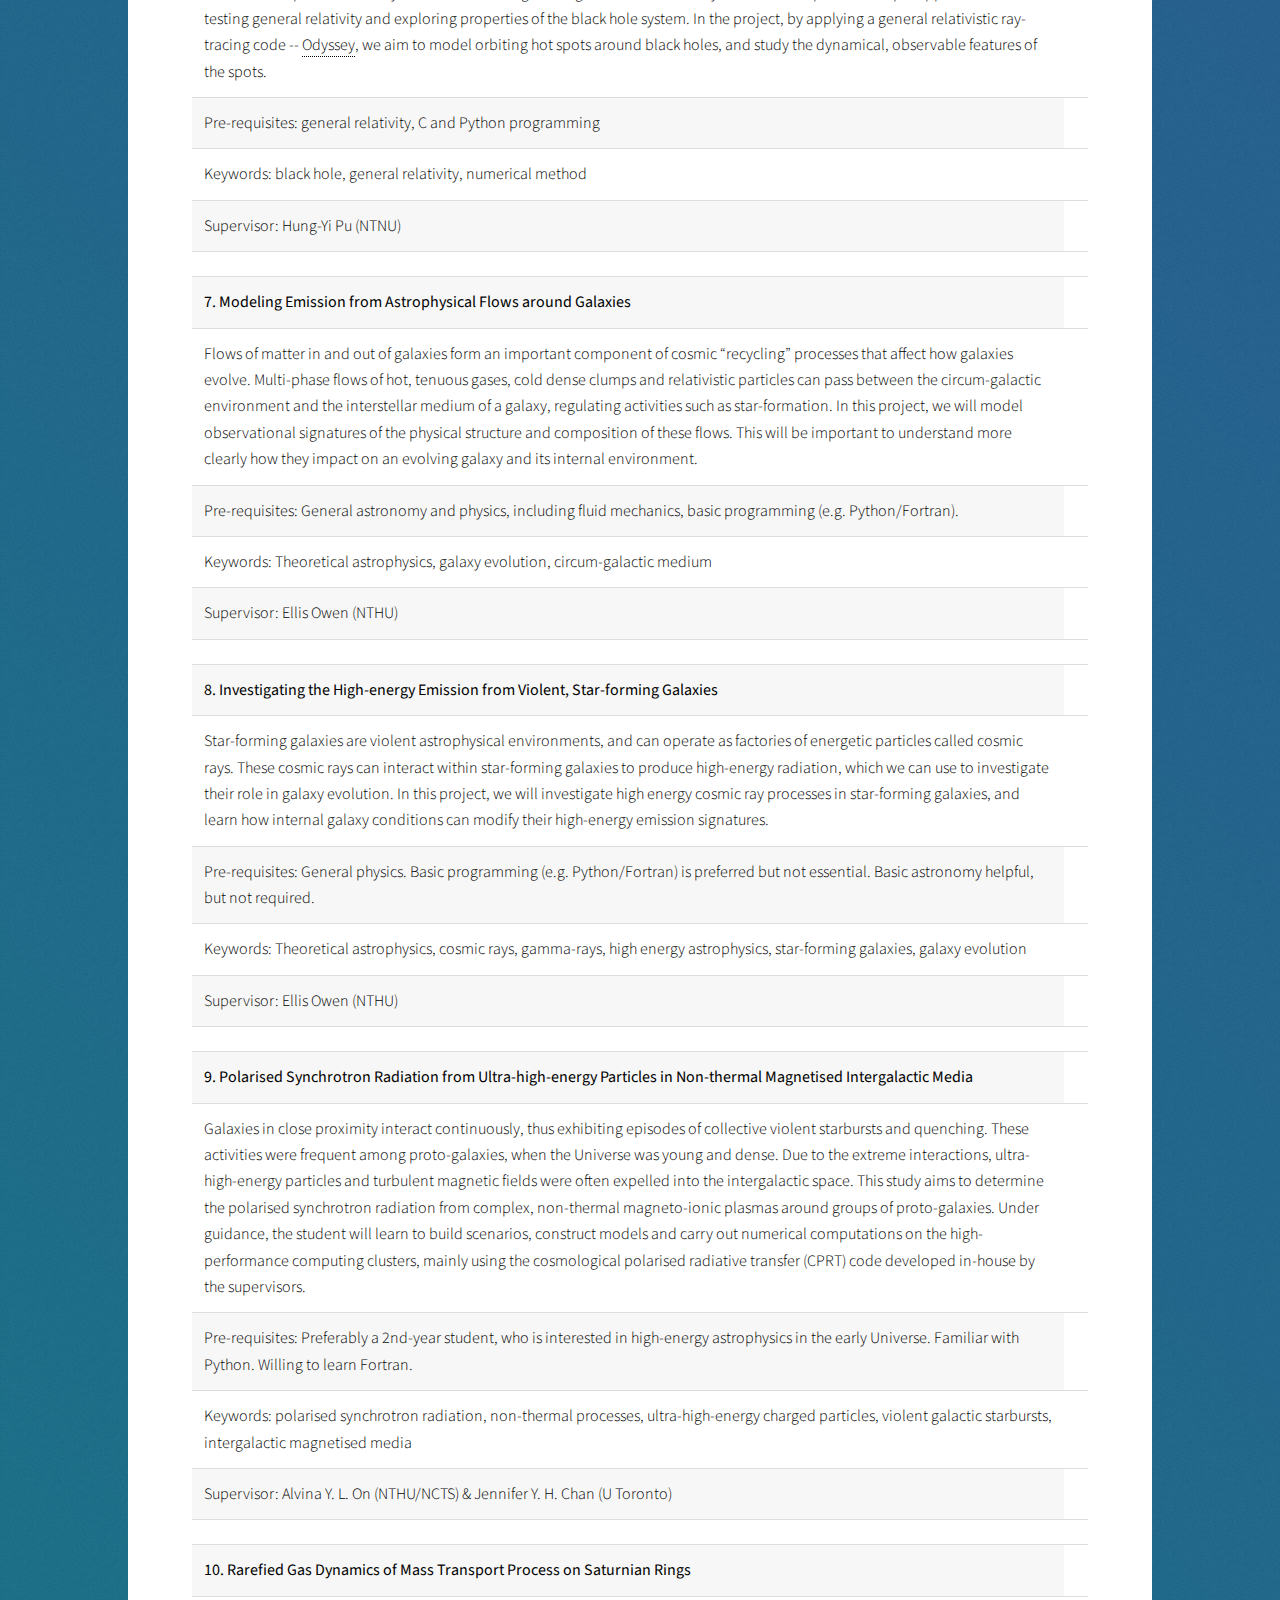
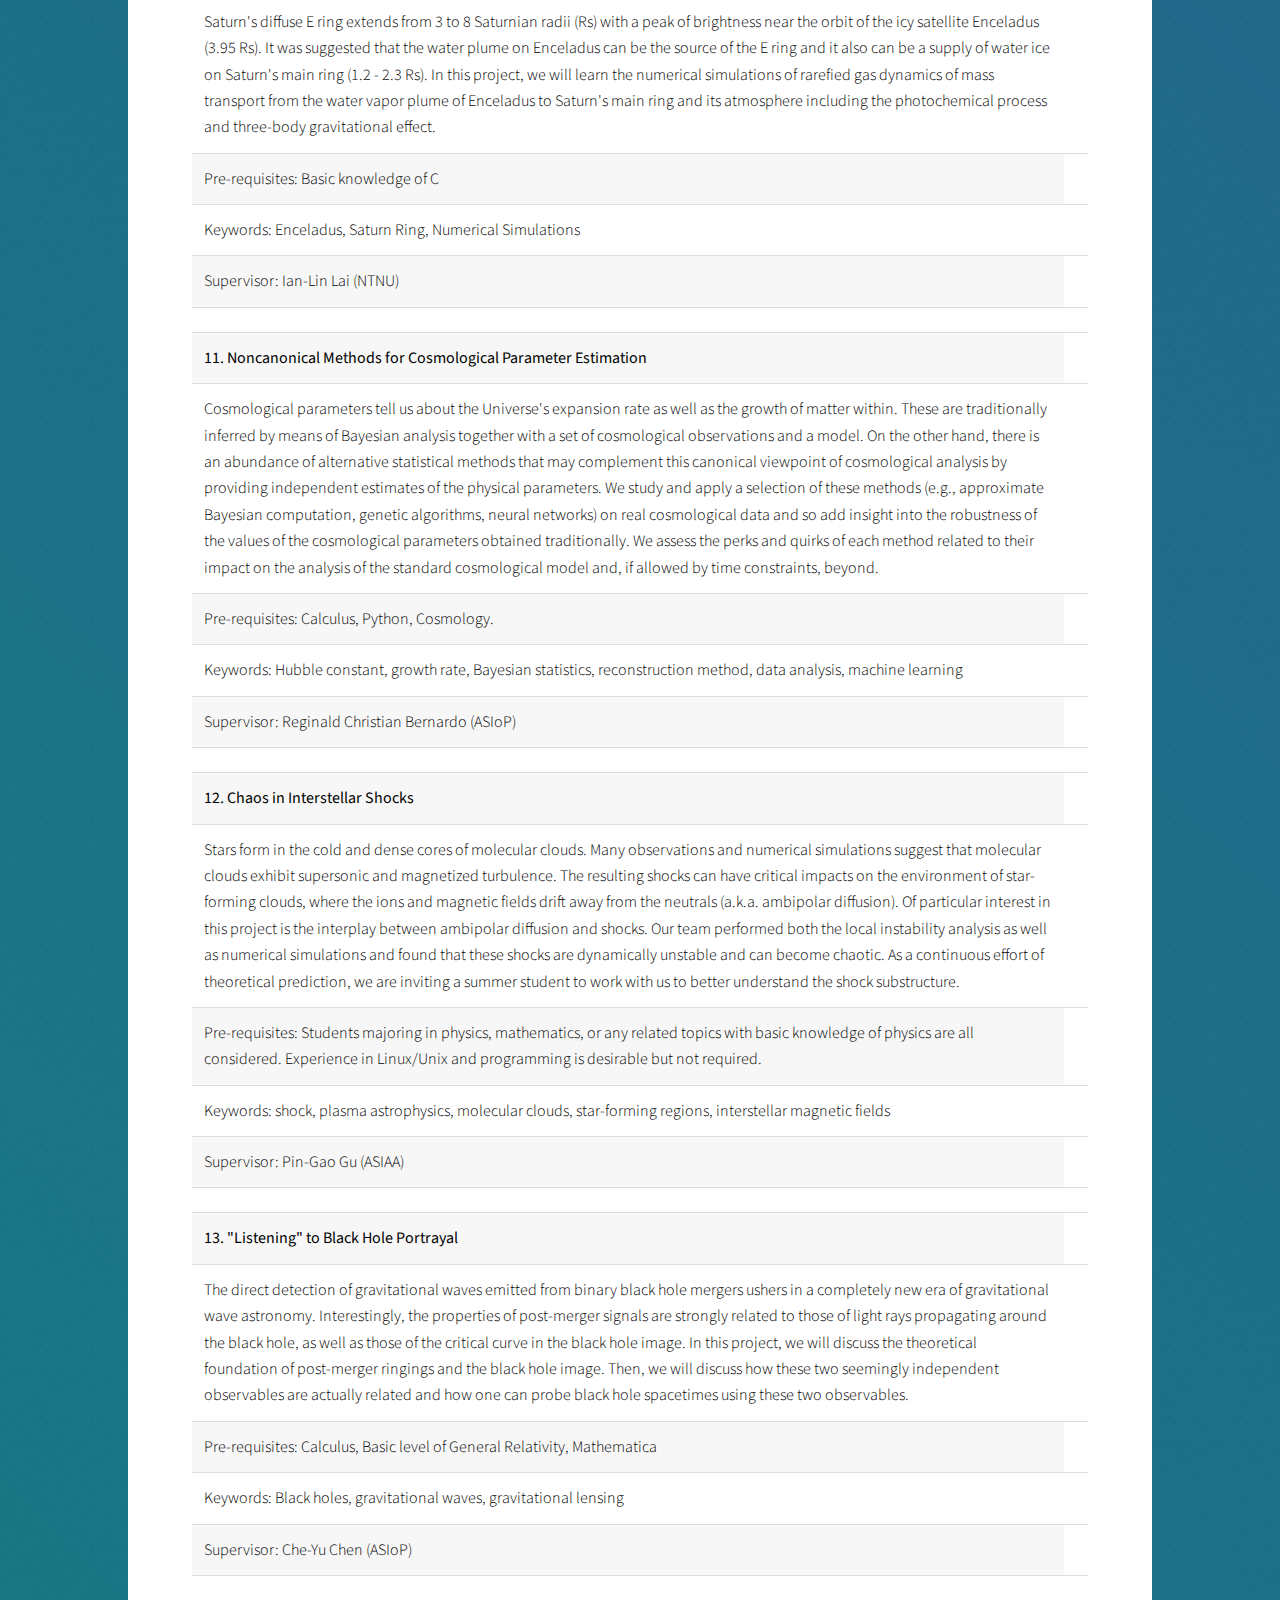
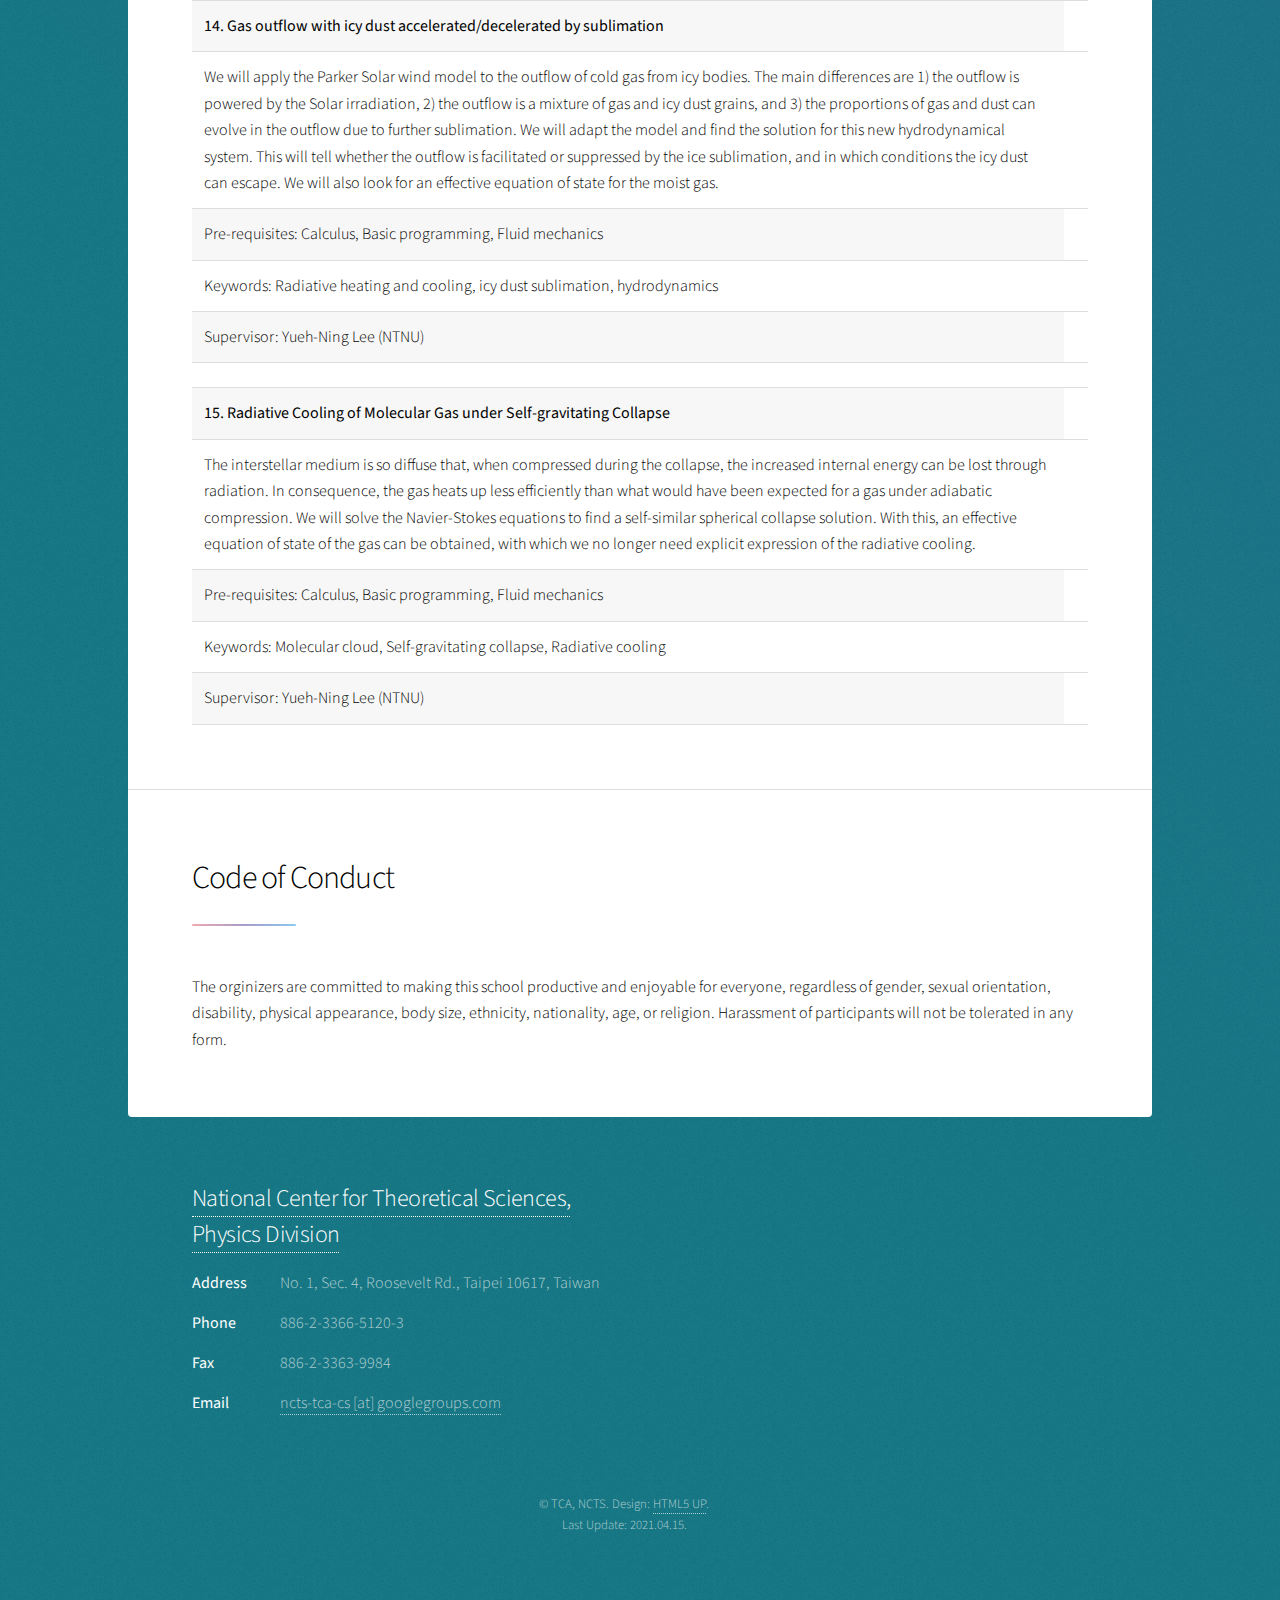
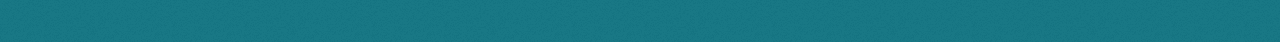
<file: events/202207-tcassp/index.html>
<!DOCTYPE HTML>
<!--
	Stellar by HTML5 UP
	html5up.net | @ajlkn
	Free for personal and commercial use under the CCA 3.0 license (html5up.net/license)

    modification: K.-C. Pan 2019.01.05
    modification: K.-C. Pan 2019.07.30
-->
<html>
	<head>
		<title>Theoretical and Computational Astrophysics Summer Student Program</title>
		<meta charset="utf-8" />
		<meta name="viewport" content="width=device-width, initial-scale=1, user-scalable=no" />
        <link rel="fav icon" href="./images/favicon.ico" type="image/x-icon"/>
		<link rel="stylesheet" href="assets/css/main.css" />
		<noscript><link rel="stylesheet" href="assets/css/noscript.css" /></noscript>
	</head>
	<body class="is-preload">

		<!-- Wrapper -->
			<div id="wrapper">

				<!-- Header -->
                <header id="header" class="alt">
                    <span class="logo"><img src="images/logo_ncts.png" alt="" height="150"/></span>
                    <h1>NCTS-TCA Summer Student Program 2022<br>
                    理論計算天文暑期學校</h1>
                    <p><a href="https://nctstca.github.io/index.html"><br>
                    TG 2.3 Theoretical and Computational Astrophysics, National Center for Theoretical Sciences, Taipei, Taiwan</a></p>
                </header>

				<!-- Nav -->
                <nav id="nav">
                    <ul>
                        <li><a href="#purpose" class="active">Purpose</a></li>
                        <li><a href="#application">Application</a></li>
                        <li><a href="#program">Program</a></li>
<!--                        <li><a href="#presentation">Presentaion</a></li>-->
<!--                        <li><a href="workshop.html#act">Workshop</a></li>-->
                        <li><a href="#projects">Projects</a></li>
                        <li><a href="#code">Code of conduct</a></li>
                    </ul>
                </nav>

				<!-- Main -->
                <div id="main">
<!------Introduction-------------------------------------------------------------------------->

                    <section id="purpose" class="main">
                        <div class="spotlight">
                            <div class="content">
                                <header class="major">
                                    <h2>Purpose</h2>
                                </header>
                                <p>The <a href="https://nctstca.github.io/index.html" target="_blank">Theoretical and Computational Astrophysics</a> (TCA) Thematic Group at the National Center for Theoretical Sciences hosts its second undergraduate summer student program in 2022. This program aims to provide research experiences to undergraduate students and equip them with basic theoretical and computational skills. Students will be working under the supervision of domestic astrophysicists, on a wide range of topics from cosmology to planet formation. Frontier techniques in astronomy, problem solving skills, and numerical programing will be learned during this program. Participants are required to present their results publicly at the end of the program. Further continuation of the research project after the summer program can be possible. </p>
<!--                               <p> <a href="poster_TCA_SSP_2021.pdf" class="button icon fa-download" target="_blank">Announcement poster</a></p>-->

                                <p><b>Contact information: </b> 02-3366-9932 Miss Wang</p>
                            </div>
                        </div>
                    </section>
<!-------Registration------------------------------------------------------------------------->
                    <section id="application" class="main">
                        <div class="major">
                            <div class="content">
                                <header class="major">
                                    <h2>Application</h2>
                                </header>
                                <ul>
                                    <li><b>Eligibility:</b> Undergraduate students currently enrolled (including those who will graduate this summer). Due to the pandemic situations, students requiring a visa to enter Taiwan are not eligible this year.</li>
                                    <li><b>Application deadline:</b> May 1st, 2022</li>
<!--                                  <font color="red">Extended to May 19, 2021</font>-->
                                    <li><b>Place:</b> Corresponding institutions of the supervisor. Due to the Covid-19 pandemics, the supervisors may decide to proceed with remote working modes.</li>
                                    <li><b>Project selection:</b> Students should specify the projects of their choice in the application. They will be contacted by individual supervisors for interview.</li>
                                    <li><b>Stipend:</b> 10,000 NTD/month for July &#38; August.</li>
<!-- The accommodation during the training lectures will be covered by the school (1000 NTD/night).-->
                                    <li><b>Announcement of admitted applicants:</b> Announcement of admitted applicants has been made through emails on June 01, 2021</li>
                                </ul>

                                <ul class="actions">
                                    <li><a href="https://forms.gle/XKwU83eMKmH8cbr9A"  target="_blank "class="button primary">Apply</a></li>
                                </ul>
                            </div>
                        </div>
                    </section>
                    <!---------Program---------------------------------------------------------------------->
                    <section id="program" class="main">
                        <header class="major">
                            <h2>Program</h2>
                        </header>
                        <ul>
                            <li><b>July 04 - 06:</b> The summer program will start with a 3-day workshop. Lectures on basic astrophysics and research overview will be provided. The final program will be released shortly before the beginning of the program. This training course is open to the general public.</li>
                            <li><b>July 01 - August 31</b> During the 2-month program, participants will work on their research topics with their supervisors at respective institutes. Local activities may be arranged by the supervisors.</li>
                            <li><b>August 30-31:</b> Final public oral presentation.</li>
                        </ul>
                    </section>
<!---------Presentation---------------------------------------------------------------------->
<!--                    <section id="presentation" class="main">-->
<!--                        <header class="major">-->
<!--                            <h2>Final Presentation</h2>-->
<!--                        </header>-->
<!--                        <p>The final presentation is a public event where you interested can participate and learn about the results of this summer research program. </p>-->
<!--                        -->
<!--                        <ul class="actions">-->
<!--                              <li><a href="https://nationaltaiwanuniversity-zbh.my.webex.com/nationaltaiwanuniversity-zbh.my/j.php?MTID=m78b72042946ebd1438b7be0172176c06"  target="_blank "class="button primary">Join the online Webex meeting</a></li>-->
<!--                        </ul>-->
<!--                        <embed type="image/png" src="SSP2021PresentationSchedule.png" width="100%">-->
<!--                        <ul class="actions">-->
<!--                              <li><a href="https://drive.google.com/drive/folders/1NmsFQ-XLrbRXIUF91d2xU8nqhwdiyj-q?usp=sharing"  target="_blank "class="button primary">Download presentation slides</a></li>-->
<!--                        </ul>-->
<!--                    </section>-->
<!---------Projects---------------------------------------------------------------------->
                    <section id="projects" class="main">
                        <header class="major">
                            <h2>Projects</h2>
                        </header>
<!--                <h3>Project List</h3>-->
                <ol>
                    <li><a href="#p1">On the Dynamical Evolution of Extra-Solar Planetary Systems</a></li>
                    <li><a href="#p2">Effects of Magnetic Field and Viscosity on Ram-pressure Stripping of Galaxies</a></li>
                    <li><a href="#p3">Dynamical Buoyancy of Globular Clusters in Wave Dark Matter</a></li>
                    <li><a href="#p4">Heating of Stellar Streams by Wave Dark Matter Fluctuations</a></li>
                    <li><a href="#p5">Semi-analytical Models of Forming Planet-forming Disks</a></li>
                    <li><a href="#p6">Properties of Orbiting Hotspots in the Vicinity of Black Holes</a></li>
                    <li><a href="#p7">Modeling Emission from Astrophysical Flows around Galaxies</a></li>
                    <li><a href="#p8">Investigating the High-energy Emission from Violent, Star-forming Galaxies</a></li>
                    <li><a href="#p9">Polarised Synchrotron Radiation from Ultra-high-energy Particles in Non-thermal Magnetised Intergalactic Media</a></li>
                    <li><a href="#p10">Rarefied Gas Dynamics of Mass Transport Process on Saturnian Rings</a></li>
                    <li><a href="#p11">Noncanonical Methods for Cosmological Parameter Estimation</a></li>
                    <li><a href="#p12">Chaos in Interstellar Shocks</a></li>
                    <li><a href="#p13">"Listening" to Black Hole Portrayal</a></li>
                    <li><a href="#p14">Gas outflow with icy dust accelerated/decelerated by sublimation</a></li>
                    <li><a href="#p15">Radiative Cooling of Molecular Gas under Self-gravitating Collapse</a></li>
                </ol>

                <div class="table-wrapper">
                    <table>
                        <thead>
                            <tr>
                                <th> Project Details</th>
<!--                                <th> </th>-->
                            </tr>
                        </thead>
                        <tbody>
                            <tr>
                                <td id="p1"><b>1. On the Dynamical Evolution of Extra-Solar Planetary Systems</b></td>
                            </tr>
                            <tr>
                                <td>It is known that thousands of extra-solar planetary systems are detected by either ground-based telescopes or space telescopes. Among these, there are hot Jupiters, cold Jupiters, super-Earths, mini-Neptunes, and so on. Given the diversity of these systems, it is important to further understand the dynamical evolution of these planetary systems and thus address their formation processes. These theoretical results will be directly used to interpret the data from current or future space telescopes such as TESS, CHEOPS, and Twinkle.</td>
                            </tr>
                            <tr><td>Pre-requisites: none</td></tr>
                            <tr><td>Keywords: extra-solar planetary systems</td></tr>
                            <tr><td>Supervisor: Ing-Guey Jiang  (NTHU)</td></tr>
                            <tr><td></td><td></td></tr>
                            
                            <tr>
                                <td id="p2"><b>2. Effects of Magnetic Field and Viscosity on Ram-pressure Stripping of Galaxies</b></td>
                            </tr>
                            <tr>
                                <td>When galaxies fall into a galaxy cluster, the high pressure of the intracluster medium (ICM) would blow away gas within the galaxy, forming a tail behind the galaxy. This process is called "ram-pressure stripping." Previous simulations have typically modelled this process using purely hydrodynamic simulations; however, magnetic fields and viscosity could have non-negligible influence on the results. In this project, we will learn how to perform numerical simulations of galaxy stripping in clusters, and compare the results from simulations with different assumptions about magnetic fields and viscosity using a Python-based software.</td>
                            </tr>
                            <tr><td>Pre-requisites: General Astronomy; Basic programming (e.g. basic knowledge on Fortran, C, or Python is preferred but
                                not required)</td></tr>
                            <tr><td>Keywords: hydrodynamics, magnetohydrodynamics, galaxies</td></tr>
                            <tr><td>Supervisor: Hsiang-Yi Karen Yang (NTHU)</td></tr>
                            <tr><td></td><td></td></tr>
                            
                            <tr>
                                <td id="p3"><b>3. Dynamical Buoyancy of Globular Clusters in Wave Dark Matter</b></td>
                            </tr>
                            <tr>
                                <td>Wave/Fuzzy dark matter (FDM) has been a promising alternative to the standard cold dark matter (CDM) due to its potential of solving the small-scale controversies of CDM while retaining the same large-scale structure. The model consists of ultralight bosons with mass ~10^{-22} eV and features rich wave-like structures, including a <a href="https://drive.google.com/file/d/1z5MxgnUMvi6n5r-3qfeTsPcvQKeQf9ym/view?usp=sharing"  target="_blank ">central solitonic core surrounded by an extended granular halo</a>. In this project, we will conduct numerical simulations using the state-of-the-art FDM code <a href="https://academic.oup.com/mnras/article/481/4/4815/5106358"  target="_blank ">GAMER-2</a> to investigate how the solitonic core may reduce the dynamical friction and explain the large orbital radii of globular clusters in dwarf galaxies.</td>
                            </tr>
                            <tr><td>Pre-requisites: Calculus; Basic knowledge of C and Python</td></tr>
                            <tr><td>Keywords: Dark Matter, Galaxies, Numerical Simulations</td></tr>
                            <tr><td>Supervisor: Hsi-Yu Schive (NTU)</td></tr>
                            <tr><td></td><td></td></tr>
                            
                            <tr>
                                <td id="p4"><b>4. Heating of Stellar Streams by Wave Dark Matter Fluctuations</b></td>
                            </tr>
                            <tr>
                                <td>
                                    Wave/Fuzzy dark matter (FDM) has been a promising alternative to the standard cold dark matter (CDM) due to its potential of solving the small-scale controversies of CDM while retaining the same large-scale structure. The model consists of ultralight bosons with mass ~10^{-22} eV and features rich wave-like structures, including a <a href="https://drive.google.com/file/d/1z5MxgnUMvi6n5r-3qfeTsPcvQKeQf9ym/view?usp=sharing"  target="_blank ">central solitonic core surrounded by an extended granular halo</a>. In this project, we will conduct numerical simulations using the state-of-the-art FDM code <a href="https://academic.oup.com/mnras/article/481/4/4815/5106358"  target="_blank ">GAMER-2</a> to investigate how the fluctuating density granules may disturb and thicken the cold and thin stellar streams in our Milky Way, which will help constrain the FDM particle mass.</td>
                            </tr>
                            <tr><td>Pre-requisites: Calculus; Basic knowledge of C and Python</td></tr>
                            <tr><td>Keywords: Dark Matter, Galaxies, Numerical Simulations</td></tr>
                            <tr><td>Supervisor: Hsi-Yu Schive (NTU)</td></tr>
                            <tr><td></td><td></td></tr>
                            
                            <tr>
                                <td id="p5"><b>5. Semi-analytical Models of Forming Planet-forming Disks</b></td>
                            </tr>
                            <tr>
                                <td>Recent observations show that there are many planets around other stars. Their sizes and structures are so diverse that they are set in the initial stages of planet formation. In this project, the student will work with differential equations that describe the collapse of a dense core. A dense core is a gravitationally bound object that can collapse to form a star and a disk. These solutions are then coupled to a radiative transfer code to calculate the temperature structure. The project will be composed of solving differential equations, basic programming, and executing the radiative transfer code on a high-performance computing platform.</td>
                            </tr>
                            <tr><td>Pre-requisites: Calculus, Python (C++ or fortran will help)</td></tr>
                            <tr><td>Keywords: star formation, planet formation, collapse of dense cores,
                                radiative transfer</td></tr>
                            <tr><td>Supervisor: Daniel Harsono (NTHU)</td></tr>
                            <tr><td></td><td></td></tr>
                            
                            <tr>
                                <td id="p6"><b>6. Properties of Orbiting Hotspots in the Vicinity of Black Holes</b></td>
                            </tr>
                            <tr>
                                <td>
                                    Exciting international efforts, such as GRAVITY and Event Horizon Telescope collaborations, have made horizon-scaled observations possible. The dynamical electromagnetic signals from the vicinity of black holes provide unique opportunities for testing general relativity and exploring properties of the black hole system. In the project, by applying a general relativistic ray-tracing code -- <a href="https://ui.adsabs.harvard.edu/abs/2016ApJ...820..105P/abstract"  target="_blank ">Odyssey</a>, we aim to model orbiting hot spots around black holes, and study the dynamical, observable features of the spots.</td>
                            </tr>
                            <tr><td>Pre-requisites: general relativity, C and Python programming</td></tr>
                            <tr><td>Keywords:  black hole, general relativity, numerical method</td></tr>
                            <tr><td>Supervisor: Hung-Yi Pu (NTNU)</td></tr>
                            <tr><td></td><td></td></tr>
                            
                            <tr>
                                <td id="p7"><b>7. Modeling Emission from Astrophysical Flows around Galaxies</b></td>
                            </tr>
                            <tr>
                                <td>
                                    Flows of matter in and out of galaxies form an important component of cosmic “recycling” processes that affect how galaxies evolve. Multi-phase flows of hot, tenuous gases, cold dense clumps and relativistic particles can pass between the circum-galactic environment and the interstellar medium of a galaxy, regulating activities such as star-formation. In this project, we will model observational signatures of the physical structure and composition of these flows. This will be important to understand more clearly how they impact on an evolving galaxy and its internal environment.</td>
                            </tr>
                            <tr><td>Pre-requisites: General astronomy and physics, including fluid mechanics, basic programming (e.g. Python/Fortran). </td></tr>
                            <tr><td>Keywords: Theoretical astrophysics, galaxy evolution, circum-galactic medium</td></tr>
                            <tr><td>Supervisor: Ellis Owen (NTHU)</td></tr>
                            <tr><td></td><td></td></tr>
                            
                            <tr>
                                <td id="p8"><b>8. Investigating the High-energy Emission from Violent, Star-forming Galaxies</b></td>
                            </tr>
                            <tr>
                                <td>
                                    Star-forming galaxies are violent astrophysical environments, and can operate as factories of energetic particles called cosmic rays. These cosmic rays can interact within star-forming galaxies to produce high-energy radiation, which we can use to investigate their role in galaxy evolution. In this project, we will investigate high energy cosmic ray processes in star-forming galaxies, and learn how internal galaxy conditions can modify their high-energy emission signatures.</td>
                            </tr>
                            <tr><td>Pre-requisites: General physics. Basic programming (e.g. Python/Fortran) is preferred but not essential. Basic astronomy helpful, but not required. </td></tr>
                            <tr><td>Keywords: Theoretical astrophysics, cosmic rays, gamma-rays, high energy astrophysics, star-forming galaxies, galaxy evolution</td></tr>
                            <tr><td>Supervisor: Ellis Owen (NTHU)</td></tr>
                            <tr><td></td><td></td></tr>
                            
                            <tr>
                                <td id="p9"><b>9. Polarised Synchrotron Radiation from Ultra-high-energy Particles in Non-thermal Magnetised Intergalactic Media</b></td>
                            </tr>
                            <tr>
                                <td>
                                    Galaxies in close proximity interact continuously, thus exhibiting episodes of collective violent starbursts and quenching. These activities were frequent among proto-galaxies, when the Universe was young and dense. Due to the extreme interactions, ultra-high-energy particles and turbulent magnetic fields were often expelled into the intergalactic space. This study aims to determine the polarised synchrotron radiation from complex, non-thermal magneto-ionic plasmas around groups of proto-galaxies. Under guidance, the student will learn to build scenarios, construct models and carry out numerical computations on the high-performance computing clusters, mainly using the cosmological polarised radiative transfer (CPRT) code developed in-house by the supervisors.</td>
                            </tr>
                            <tr><td>Pre-requisites: Preferably a 2nd-year student, who is interested in high-energy astrophysics in the early Universe. Familiar with Python. Willing to learn Fortran.</td></tr>
                            <tr><td>Keywords: polarised synchrotron radiation, non-thermal processes, ultra-high-energy charged particles, violent galactic starbursts, intergalactic magnetised media</td></tr>
                            <tr><td>Supervisor: Alvina Y. L. On (NTHU/NCTS) &#38; Jennifer Y. H. Chan (U Toronto) </td></tr>
                            <tr><td></td><td></td></tr>
                            
                            <tr>
                                <td id="p10"><b>10. Rarefied Gas Dynamics of Mass Transport Process on Saturnian Rings</b></td>
                            </tr>
                            <tr>
                                <td>Saturn's diffuse E ring extends from 3 to 8 Saturnian radii (Rs) with a peak of brightness near the orbit of the icy satellite Enceladus (3.95 Rs). It was suggested that the water plume on Enceladus can be the source of the E ring and it also can be a supply of water ice on Saturn's main ring (1.2 - 2.3 Rs). In this project, we will learn the numerical simulations of rarefied gas dynamics of mass transport from the water vapor plume of Enceladus to Saturn's main ring and its atmosphere including the photochemical process and three-body gravitational effect.</td>
                            </tr>
                            <tr><td>Pre-requisites: Basic knowledge of C</td></tr>
                            <tr><td>Keywords: Enceladus, Saturn Ring, Numerical Simulations</td></tr>
                            <tr><td>Supervisor: Ian-Lin Lai (NTNU)</td></tr>
                            <tr><td></td><td></td></tr>
                            
                            <tr>
                                <td id="p11"><b>11. Noncanonical Methods for Cosmological Parameter Estimation</b></td>
                            </tr>
                            <tr>
                                <td>Cosmological parameters tell us about the Universe's expansion rate as well as the growth of matter within. These are traditionally inferred by means of Bayesian analysis together with a set of cosmological observations and a model. On the other hand, there is an abundance of alternative statistical methods that may complement this canonical viewpoint of cosmological analysis by providing independent estimates of the physical parameters. We study and apply a selection of these methods (e.g., approximate Bayesian computation, genetic algorithms, neural networks) on real cosmological data and so add insight into the robustness of the values of the cosmological parameters obtained traditionally. We assess the perks and quirks of each method related to their impact on the analysis of the standard cosmological model and, if allowed by time constraints, beyond.</td>
                            </tr>
                            <tr><td>Pre-requisites: Calculus, Python, Cosmology.</td></tr>
                            <tr><td>Keywords: Hubble constant, growth rate, Bayesian statistics, reconstruction method, data analysis, machine learning</td></tr>
                            <tr><td>Supervisor: Reginald Christian Bernardo (ASIoP)</td></tr>
                            <tr><td></td><td></td></tr>
                        
                            <tr>
                                <td id="p12"><b>12. Chaos in Interstellar Shocks</b></td>
                            </tr>
                            <tr>
                                <td>Stars form in the cold and dense cores of molecular clouds. Many observations and numerical simulations suggest that molecular clouds exhibit supersonic and magnetized turbulence. The resulting shocks can have critical impacts on the environment of star-forming clouds, where the ions and magnetic fields drift away from the neutrals (a.k.a. ambipolar diffusion). Of particular interest in this project is the interplay between ambipolar diffusion and shocks. Our team performed both the local instability analysis as well as numerical simulations and found that these shocks are dynamically unstable and can become chaotic. As a continuous effort of theoretical prediction, we are inviting a summer student to work with us to better understand the shock substructure.</td>
                            </tr>
                            <tr><td>Pre-requisites: Students majoring in physics, mathematics, or any related topics with basic knowledge of physics are all considered. Experience in Linux/Unix and programming is desirable but not required.</td></tr>
                            <tr><td>Keywords: shock, plasma astrophysics, molecular clouds, star-forming regions, interstellar magnetic fields</td></tr>
                            <tr><td>Supervisor: Pin-Gao Gu (ASIAA)</td></tr>
                            <tr><td></td><td></td></tr>
                            
                            <tr>
                                <td id="p13"><b>13. "Listening" to Black Hole Portrayal</b></td>
                            </tr>
                            <tr>
                                <td>The direct detection of gravitational waves emitted from binary black hole mergers ushers in a completely new era of gravitational wave astronomy. Interestingly, the properties of post-merger signals are strongly related to those of light rays propagating around the black hole, as well as those of the critical curve in the black hole image. In this project, we will discuss the theoretical foundation of post-merger ringings and the black hole image. Then, we will discuss how these two seemingly independent observables are actually related and how one can probe black hole spacetimes using these two observables.</td>
                            </tr>
                            <tr><td>Pre-requisites: Calculus, Basic level of General Relativity, Mathematica</td></tr>
                            <tr><td>Keywords: Black holes, gravitational waves, gravitational lensing</td></tr>
                            <tr><td>Supervisor: Che-Yu Chen (ASIoP)</td></tr>
                            <tr><td></td><td></td></tr>
                            
                            <tr>
                                <td id="p14"><b>14. Gas outflow with icy dust accelerated/decelerated by sublimation</b></td>
                            </tr>
                            <tr>
                                <td>We will apply the Parker Solar wind model to the outflow of cold gas from icy bodies. The main differences are 1) the outflow is powered by the Solar irradiation, 2) the outflow is a mixture of gas and icy dust grains, and 3) the proportions of gas and dust can evolve in the outflow due to further sublimation. We will adapt the model and find the solution for this new hydrodynamical system. This will tell whether the outflow is facilitated or suppressed by the ice sublimation, and in which conditions the icy dust can escape. We will also look for an effective equation of state for the moist gas.</td>
                            </tr>
                            <tr><td>Pre-requisites: Calculus, Basic programming, Fluid mechanics</td></tr>
                            <tr><td>Keywords: Radiative heating and cooling, icy dust sublimation, hydrodynamics</td></tr>
                            <tr><td>Supervisor: Yueh-Ning Lee (NTNU)</td></tr>
                            <tr><td></td><td></td></tr>
                            <tr>
                                <td id="p15"><b>15. Radiative Cooling of Molecular Gas under Self-gravitating Collapse</b></td>
                            </tr>
                            <tr>
                                <td>The interstellar medium is so diffuse that, when compressed during the collapse, the increased internal energy can be lost through radiation. In consequence, the gas heats up less efficiently than what would have been expected for a gas under adiabatic compression. We will solve the Navier-Stokes equations to find a self-similar spherical collapse solution. With this, an effective equation of state of the gas can be obtained, with which we no longer need explicit expression of the radiative cooling.</td>
                            </tr>
                            <tr><td>Pre-requisites: Calculus, Basic programming, Fluid mechanics</td></tr>
                            <tr><td>Keywords: Molecular cloud, Self-gravitating collapse, Radiative cooling</td></tr>
                            <tr><td>Supervisor: Yueh-Ning Lee (NTNU)</td></tr>

                        </tbody>
                    </table>
                </div>
                                
                    </section>
<!---------Code---------------------------------------------------------------------->
							<section id="code" class="main">
								<header class="major">
									<h2>Code of Conduct</h2>
								</header>

                                <p>
                                The orginizers are committed to making this school productive and enjoyable for everyone, regardless of gender, sexual orientation, disability, physical appearance, body size, ethnicity, nationality, age, or religion. Harassment of participants will not be tolerated in any form. 
                                </p>

							</section>
					</div>

				<!-- Footer -->
					<footer id="footer">
<!--                        <section>-->
<!--                            <h2>How to get here</h2>-->
<!--                            <dd><a href="https://goo.gl/maps/YUc4TjpSyVLuuBJW8" class="icon fa-map-marker"> R521, General Building II, NTHU, No. 101, Section 2, Kuang-Fu Road, Hsinchu, Taiwan</a>-->
<!--                            <a href="http://www.astr.nthu.edu.tw/files/11-1276-14572.php?Lang=en" target="_blank">or see instruction here</a></dd>-->
<!--                        </section>-->
						<section>
                            <h2><a href="http://phys.cts.nthu.edu.tw/page2/super_pages.php?ID=page207">National Center for Theoretical Sciences, Physics Division</a></h2>
<!--                            <h2><a href="https://nctstca.github.io/index.html">TG 2.3 Theoretical and Computational Astrophysics</a></h2>-->
                            <dl class="alt">
                                <dt>Address</dt>
                                <dd>No. 1, Sec. 4, Roosevelt Rd., Taipei 10617, Taiwan</dd>
                                <dt>Phone</dt>
                                <dd>886-2-3366-5120-3</dd>
                                <dt>Fax</dt>
                                <dd>886-2-3363-9984</dd>
                                <dt>Email</dt>
                                <dd><a href="mailto:ncts-tca-cs@googlegroups.com">ncts-tca-cs [at] googlegroups.com</a></dd>
                            </dl>
						</section>
<!--                        <a href="" class="image center"><img src="images/support.png" alt="" height="90"></a>-->
                        <p class="copyright">&copy; TCA, NCTS. Design: <a href="https://html5up.net">HTML5 UP</a>.
                        <br>Last Update: 2021.04.15.</p>
					</footer>

			</div>

		<!-- Scripts -->
			<script src="assets/js/jquery.min.js"></script>
			<script src="assets/js/jquery.scrollex.min.js"></script>
			<script src="assets/js/jquery.scrolly.min.js"></script>
			<script src="assets/js/browser.min.js"></script>
			<script src="assets/js/breakpoints.min.js"></script>
			<script src="assets/js/util.js"></script>
			<script src="assets/js/main.js"></script>

	</body>
</html>
</file>
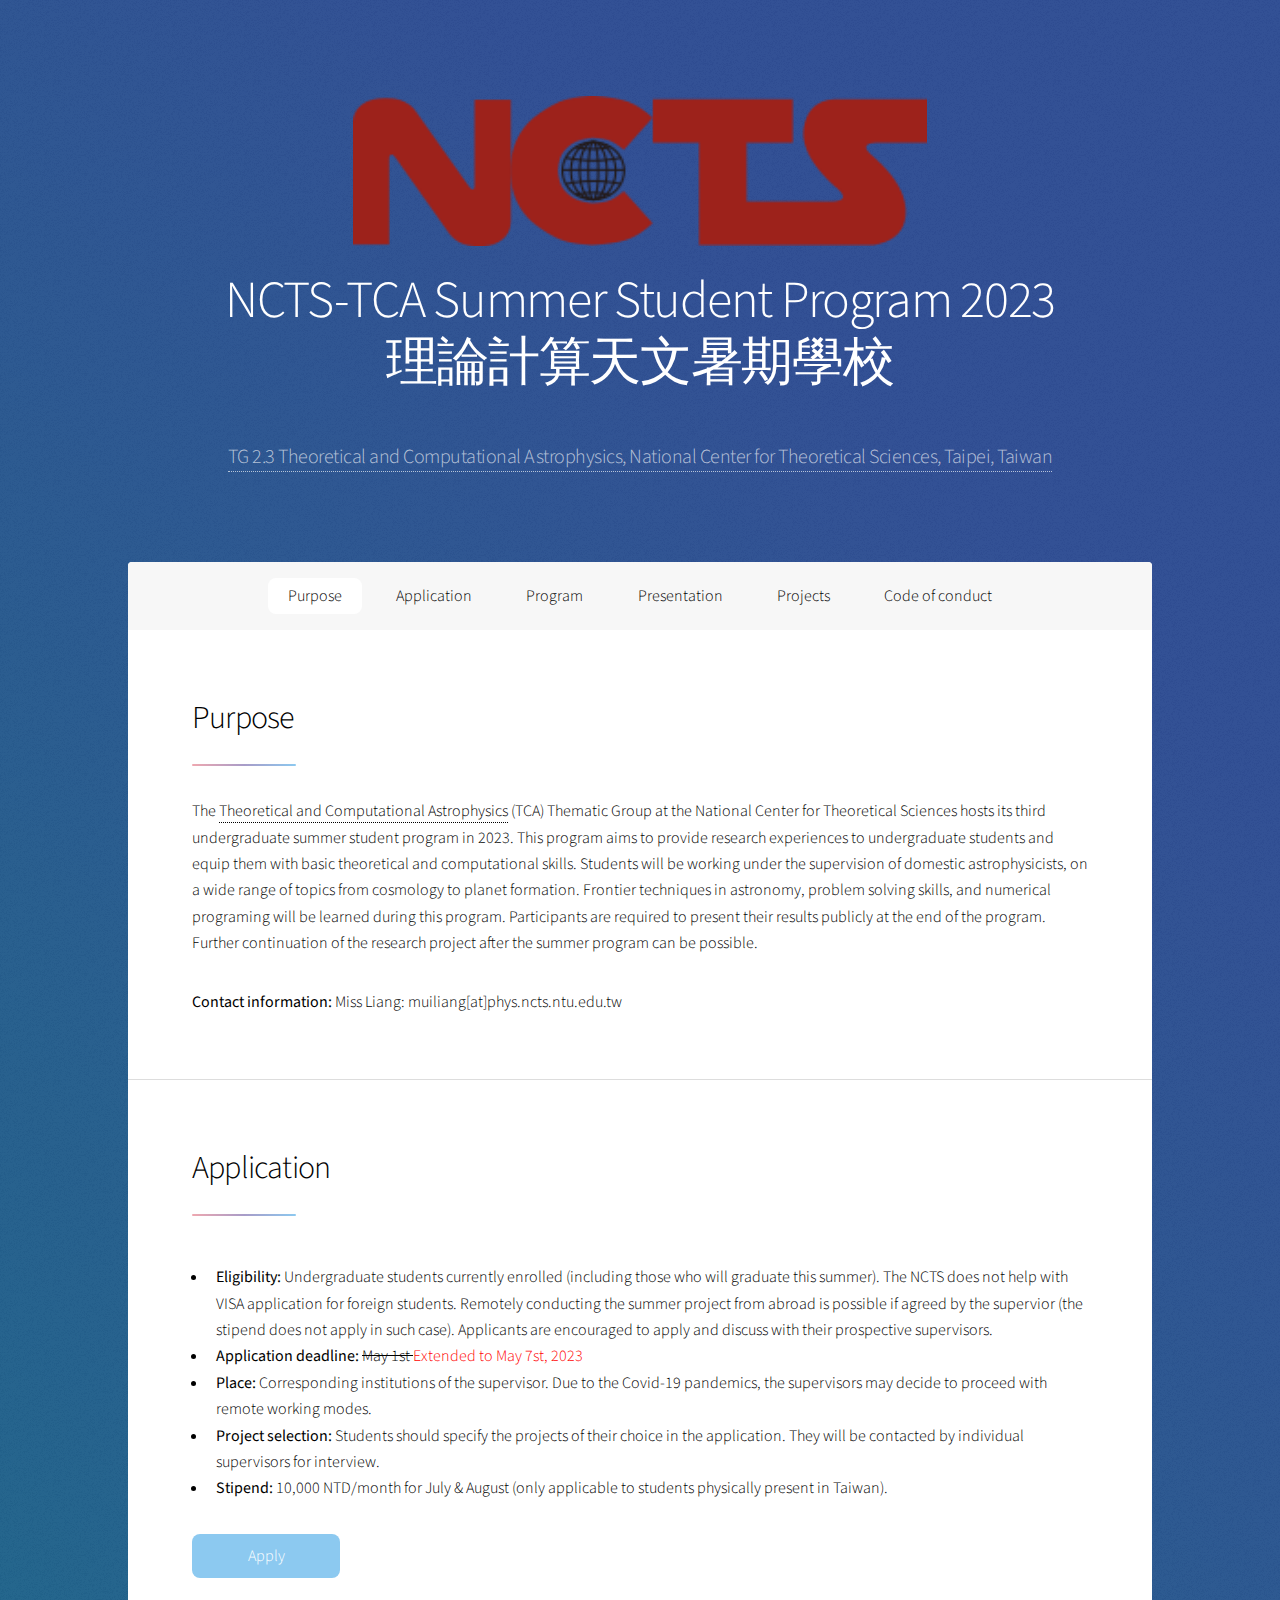
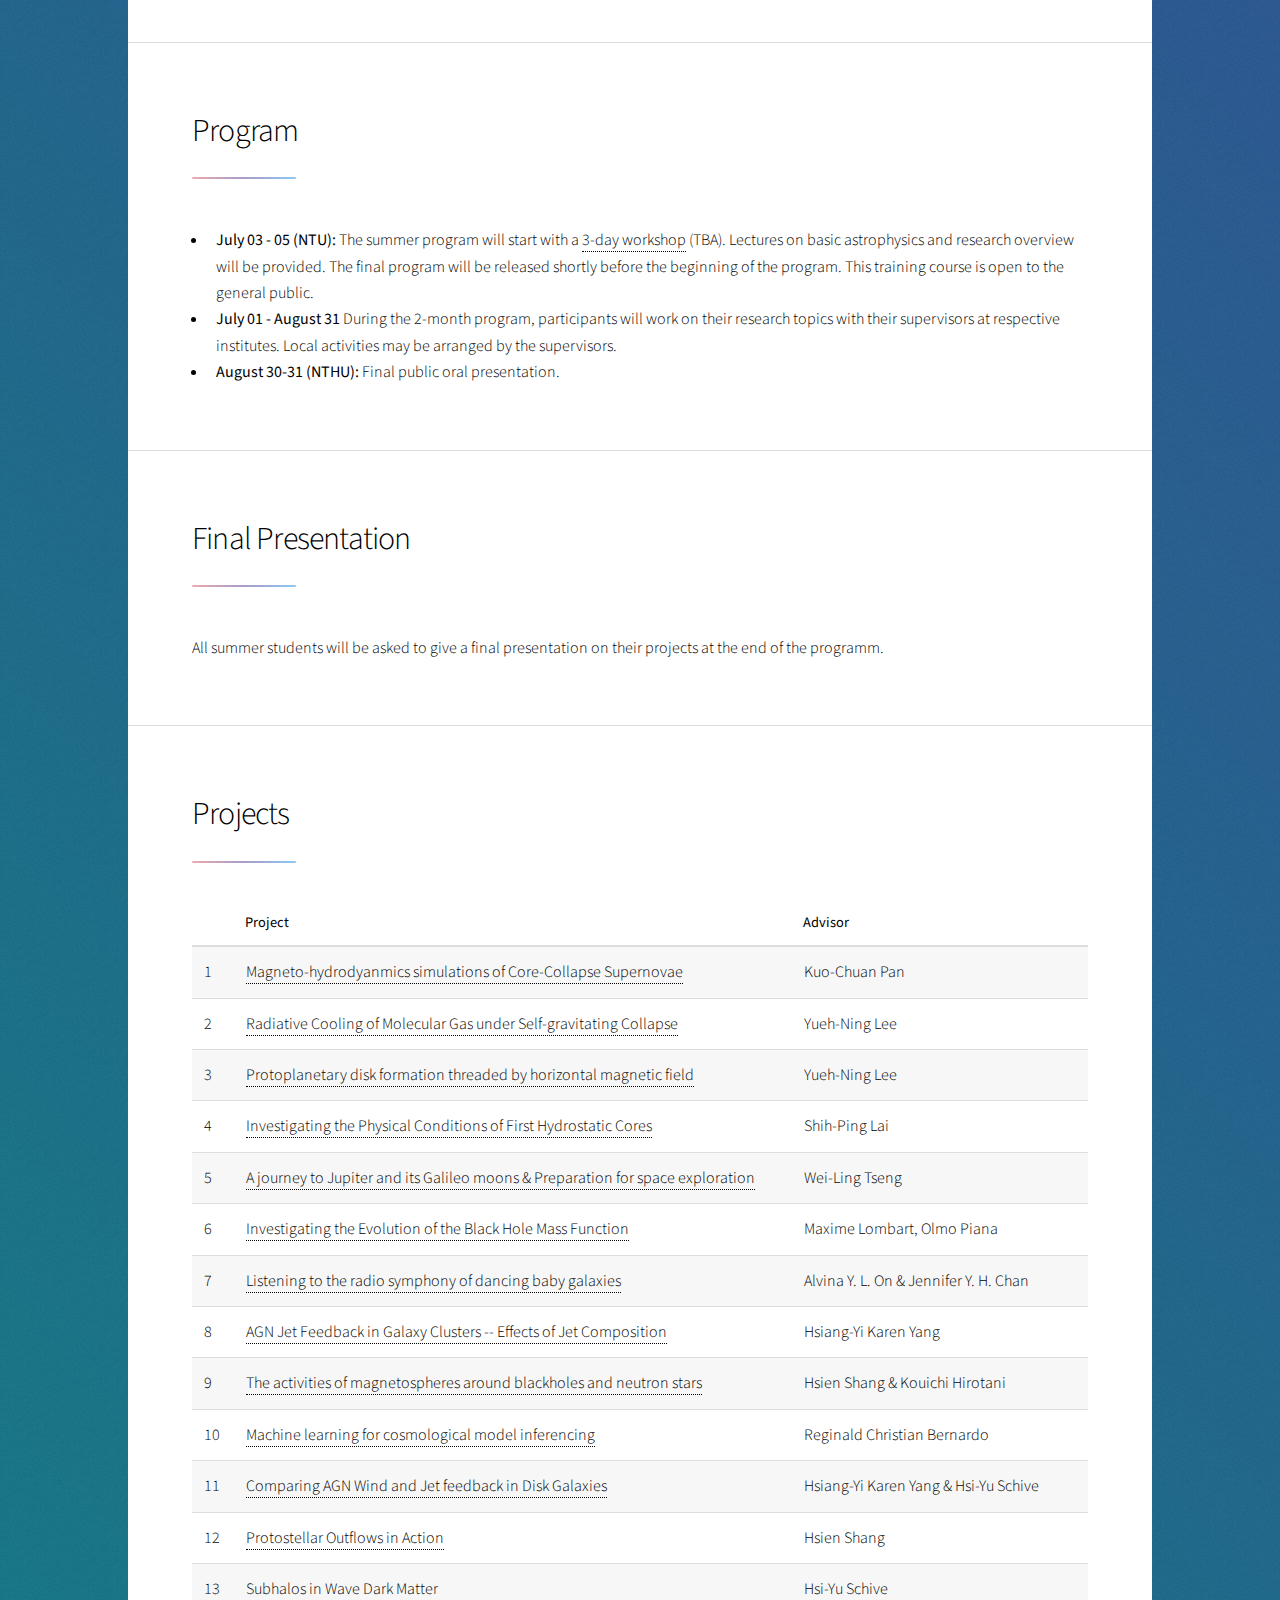
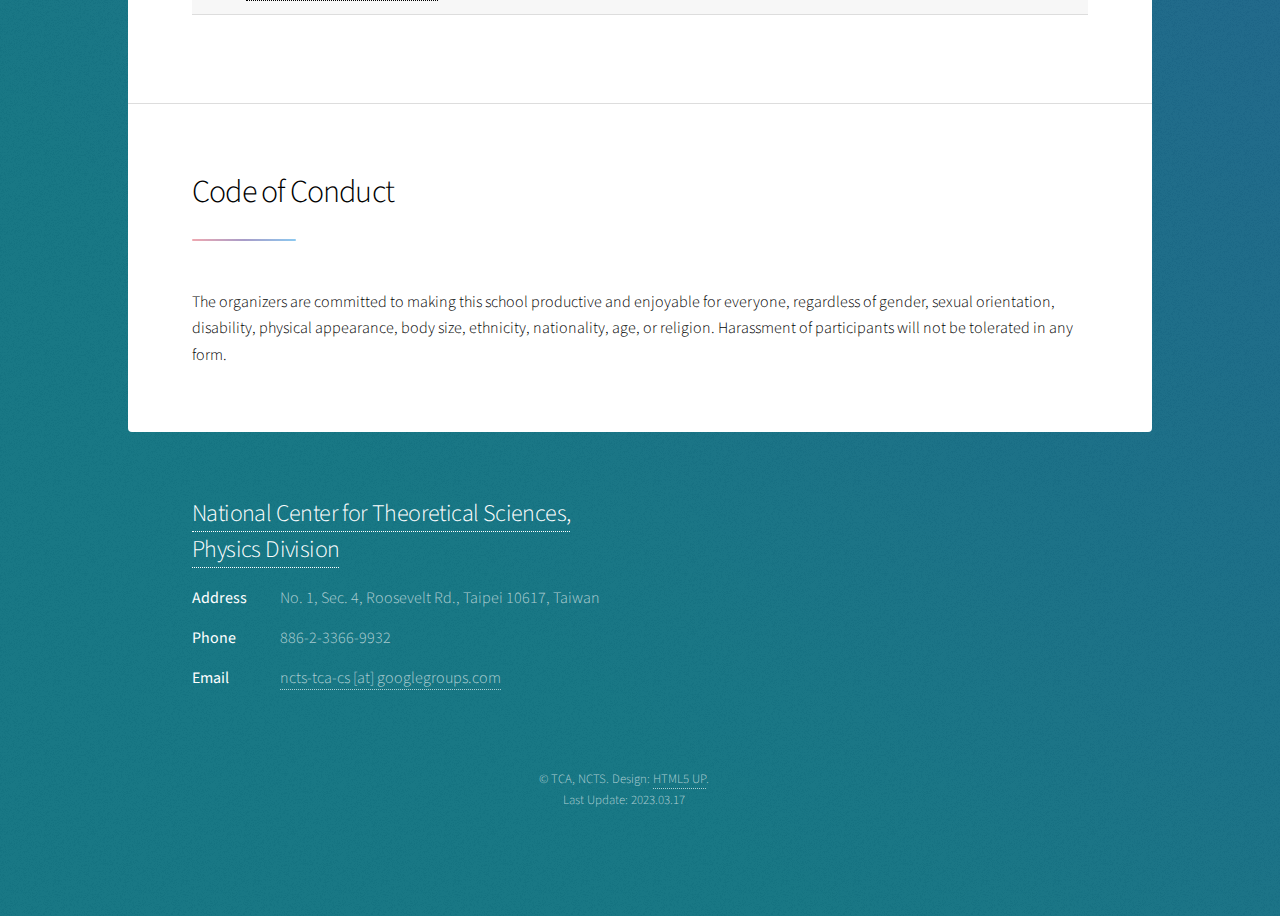
<file: events/202307-tcassp/index.html>
<!DOCTYPE HTML>
<!--
	Stellar by HTML5 UP
	html5up.net | @ajlkn
	Free for personal and commercial use under the CCA 3.0 license (html5up.net/license)

    modification: K.-C. Pan 2019.01.05
    modification: K.-C. Pan 2019.07.30
-->
<html>
	<head>
		<title>Theoretical and Computational Astrophysics Summer Student Program</title>
		<meta charset="utf-8" />
		<meta name="viewport" content="width=device-width, initial-scale=1, user-scalable=no" />
        <link rel="fav icon" href="./images/favicon.ico" type="image/x-icon"/>
		<link rel="stylesheet" href="assets/css/main.css" />
		<noscript><link rel="stylesheet" href="assets/css/noscript.css" /></noscript>
	</head>
	<body class="is-preload">

		<!-- Wrapper -->
			<div id="wrapper">

				<!-- Header -->
                <header id="header" class="alt">
                    <span class="logo"><img src="images/logo_ncts.png" alt="" height="150"/></span>
                    <h1>NCTS-TCA Summer Student Program 2023<br>
                    理論計算天文暑期學校</h1>
                    <p><a href="https://nctstca.github.io/index.html" target="_blank "><br>
                    TG 2.3 Theoretical and Computational Astrophysics, National Center for Theoretical Sciences, Taipei, Taiwan</a></p>
                </header>

				<!-- Nav -->
                <nav id="nav">
                    <ul>
                        <li><a href="#purpose" class="active">Purpose</a></li>
                        <li><a href="#application">Application</a></li>
                        <li><a href="#program">Program</a></li>
                        <li><a href="#presentation">Presentation</a></li>
                        <!-- <li><a href="">Workshop</a></li> -->
                        <li><a href="#projects">Projects</a></li>
                        <li><a href="#code">Code of conduct</a></li>
                    </ul>
                </nav>

				<!-- Main -->
                <div id="main">

                    <section id="purpose" class="main">
                        <div class="spotlight">
                            <div class="content">
                                <header class="major">
                                    <h2>Purpose</h2>
                                </header>
                                <p>The <a href="https://nctstca.github.io/index.html" target="_blank">Theoretical and Computational Astrophysics</a> (TCA) Thematic Group at the National Center for Theoretical Sciences hosts its third undergraduate summer student program in 2023. This program aims to provide research experiences to undergraduate students and equip them with basic theoretical and computational skills. Students will be working under the supervision of domestic astrophysicists, on a wide range of topics from cosmology to planet formation. Frontier techniques in astronomy, problem solving skills, and numerical programing will be learned during this program. Participants are required to present their results publicly at the end of the program. Further continuation of the research project after the summer program can be possible. </p>

                                <p><b>Contact information: </b> Miss Liang: muiliang[at]phys.ncts.ntu.edu.tw</p>
                            </div>
                        </div>
                    </section>
                    <section id="application" class="main">
                        <div class="major">
                            <div class="content">
                                <header class="major">
                                    <h2>Application</h2>
                                </header>
                                <ul>
                                    <li><b>Eligibility:</b> Undergraduate students currently enrolled (including those who will graduate this summer). The NCTS does not help with VISA application for foreign students. Remotely conducting the summer project from abroad is possible if agreed by the supervior (the stipend does not apply in such case). Applicants are encouraged to apply and discuss with their prospective supervisors.</li>
                                    <li><b>Application deadline:</b>
                                        <s>May 1st </s> <font color="red"> Extended to May 7st, 2023</font></li>
                                    <li><b>Place:</b> Corresponding institutions of the supervisor. Due to the Covid-19 pandemics, the supervisors may decide to proceed with remote working modes.</li>
                                    <li><b>Project selection:</b> Students should specify the projects of their choice in the application. They will be contacted by individual supervisors for interview.</li>
                                    <li><b>Stipend:</b> 10,000 NTD/month for July &#38; August (only applicable to students physically present in Taiwan).</li>
                                    <!--<li><b>Announcement of admitted applicants:</b> Announcement of the application results have been communicated.</li> -->
                                </ul>

                                <ul class="actions">
                                    <li><a href="https://docs.google.com/forms/d/e/1FAIpQLSf09kUNpVV7YeVvkr_tZ23arhTdSZjxPg3PrFF2--4tDTsjdw/viewform" target="_blank "class="button primary">Apply</a></li>
                                </ul>
                            </div>
                        </div>
                    </section>

                    <section id="program" class="main">
                        <header class="major">
                            <h2>Program</h2>
                        </header>

                        <ul>
                            <li><b>July 03 - 05 (NTU):</b> The summer program will start with a <a href="" target="_blank ">3-day workshop</a> (TBA). Lectures on basic astrophysics and research overview will be provided. The final program will be released shortly before the beginning of the program. This training course is open to the general public.</li>
                            <li><b>July 01 - August 31</b> During the 2-month program, participants will work on their research topics with their supervisors at respective institutes. Local activities may be arranged by the supervisors.</li>
                            <li><b>August 30-31 (NTHU):</b> Final public oral presentation.</li>
                        </ul>
                    </section>

                    <section id="presentation" class="main">
                        <header class="major">
                            <h2>Final Presentation</h2>
                        </header>
                        <p>All summer students will be asked to give a final presentation on their projects at the end of the programm.
                        </p>

                            

                    </section>
                    <section id="projects" class="main">
                        <header class="major">
                            <h2>Projects</h2>
                        </header>

                        <div class="table-wrapper">
                            <script src="https://ajax.googleapis.com/ajax/libs/jquery/2.1.1/jquery.min.js"></script>
                            <table>
                                <thead>
                                    <tr>
                                        <th></th>
                                        <th>Project</th>
                                        <th>Advisor</th>
                                        <td><div class="info">Details</div></td>
                                    </tr>
                                </thead>
                                <tbody>
                                    <tr>
                                        <td>1</td>
                                        <td><a>Magneto-hydrodyanmics simulations of Core-Collapse Supernovae</a></td>
                                        <td>Kuo-Chuan Pan</td>

                                        <td><div class="info">
                                                <p>The explosion engine and multi-messenger siganals from core-collapse supernovae are still elusive. In this project, the student will learn how to run multi-dimensional simulations of core-collapse supernova with magetic fields and neutrino transport. The student will also learn how to use Python to analysize and visualize simulation data. This project aims to find correlation bewteen magentic fields and neutrino/gravitational wave emissions.</p>

                                                <strong>Pre-requisites:</strong> Basic programming experience with Python<br>
                                                <strong>Keywords:</strong> magneto-hydrodynamics, raditaion transport, core-collapse supernova<br>
                                                <strong>Location:</strong> NTHU

                                            </div></td>
                                    </tr>
                                    </tr>
                                    <tr>
                                        <td>2</td>
                                        <td><a>Radiative Cooling of Molecular Gas under Self-gravitating Collapse</a></td>
                                        <td>Yueh-Ning Lee</td>
                                        <td><div class="info">
                                            <p>
                                            The interstellar medium has very large physical extent and thus long dynamic timescales. Therefore, when compressed during the collapse, the increased internal energy can be lost through radiation. In consequence, the gas heats up less efficiently than what would have been expected for a gas under adiabatic compression. We will solve the Navier-Stokes equations to find a self-similar collapse solution. With this, an effective equation of state of the gas can be obtained, with which we no longer need explicit expression of the radiative cooling. The spherical collapse solution has already been derived. In this project, the student will work on cylindrical or planar geometry, which is more relavent to large-scale structure formation.
                                            </p>

                                            <strong>Pre-requisites:</strong> Calculus, Basic programming, Fluid mechanics<br>
                                            <strong>Keywords:</strong> Molecular cloud, Self-gravitating collapse, Radiative cooling<br>
                                            <strong>Location:</strong> NTNU

                                            </div></td>
                                    </tr>
                                    <tr>
                                        <td>3</td>
                                        <td><a>Protoplanetary disk formation threaded by horizontal magnetic field</a></td>
                                        <td>Yueh-Ning Lee</td>
                                        <td><div class="info">
                                            <p>
                                            The non-ideal magnetohydrodynamic effects (ohmic dissipation, Hall effect, ion-neutral friction) play an important role in regulating disk formation. It has already been demonstrated that the protoplanetary disk, when still deeply embedded in the collapsing envelope, reaches an equilibrium radius as a result of self-regulation. Such models consider the vertical field lines that thread the disk, while the toroidal field is generated through induction. In this project, the student will look for the equilibrium solution when the disk is threaded by a horizontal field, and study whether the disk can reach a steady size during the mass growth.
                                            </p>

                                            <strong>Pre-requisites:</strong> Calculus, Basic programming, Fluid mechanics<br>
                                            <strong>Keywords:</strong> Protoplanetary disk, nonideal MHD<br>
                                            <strong>Location:</strong> NTNU

                                            </div></td>
                                    </tr>
                                    <tr>
                                        <td>4</td>
                                        <td><a>Investigating the Physical Conditions of First Hydrostatic Cores</a></td>
                                        <td>Shih-Ping Lai</td>
                                        <td><div class="info">
                                            <p>
                                            The First Hydrostatic Core (FHC) is a critical stage in the formation of a protostar, occurring after the initial collapse of a prestellar core. However, observing FHCs is challenging due to their small size, embedded nature, and short lifespan. This work utilizes radiative transfer tools to investigate the physical properties of FHC candidates, including density and temperature profiles, in order to gain insight into the earliest stage of star formation.
                                            </p>

                                            <strong>Pre-requisites:</strong> English reading ability<br>
                                            <strong>Keywords:</strong> star formation, radiative transfer<br>
                                            <strong>Location:</strong> NTHU

                                            </div></td>
                                    </tr>
                                    <tr>
                                        <td>5</td>
                                        <td><a>A journey to Jupiter and its Galileo moons & Preparation for space exploration</a></td>
                                        <td>Wei-Ling Tseng</td>
                                        <td><div class="info">
                                            <p>
                                            Jupiter is the largest planet in the solar system with its Galileo moons – Io, Europa, Ganymede and Callisto. The Galileo moons have fascinating phenomena. For example, Io is one volcanically active moon playing an essential role in shaping the magnetospheric environment of Jupiter. In addition, Europa is suggested to have putative outgassing plume activities which could be associated with its subsurface ocean. We will study the chemical composition and distribution of the atmospheres and plumes of these small bodies using with the numerical modelings (i.e., radiative transfer, exospheric model). This project will provide crucial information of the outgassing events of these small bodies by investigating the sources of the atmospheric species and their contribution to Jupiter’s magnetosphere. Our work will also provide complementary efforts to upcoming space missions, such as NASA’s Europa Clipper and ESA’s JUICE (both to be launched in 1-2 years).
                                            </p>

                                            <strong>Pre-requisites:</strong> Fortran and/or Python<br>
                                            <strong>Keywords:</strong> Galileo moons, Outgassing plumes, Magnetospheric plasma<br>
                                            <strong>Location:</strong> NTNU

                                            </div></td>
                                    </tr>
                                    <tr>
                                        <td>6</td>
                                        <td><a>Investigating the Evolution of the Black Hole Mass Function</a></td>
                                        <td>Maxime Lombart, Olmo Piana</td>
                                        <td><div class="info">
                                            <p>
                                            Recent observations of very massive black holes already in place when the Universe was very young raise questions about how they can grow in such a short timespan. So far, there is no consensus on the growth model of these black holes. We aim to develop a numerical scheme to solve the differential equation governing the evolution of the black hole mass distribution function, with the purpose to test different growth models against the available observations.
                                            </p>

                                            <strong>Pre-requisites:</strong> Python programming<br>
                                            <strong>Keywords:</strong> Black holes, numerical methods<br>
                                            <strong>Location:</strong> NTNU, remote

                                            </div></td>
                                    </tr>
                                    <tr>
                                        <td>7</td>
                                        <td><a>Listening to the radio symphony of dancing baby galaxies</a></td>
                                        <td>Alvina Y. L. On & Jennifer Y. H. Chan </td>
                                        <td><div class="info">
                                            <p>
                                            Galaxies in close proximity interact continuously, thus exhibiting episodes of collective violent starbursts and quenching. These activities were frequent among proto-galaxies, when the Universe was young and dense. Due to the extreme interactions, ultra-high-energy particles and turbulent magnetic fields were often expelled into the intergalactic space. This study aims to determine the polarised synchrotron radiation from complex, non-thermal magneto-ionic plasmas around groups of proto-galaxies. Under guidance, the student will learn to build scenarios, construct models and carry out numerical computations on high-performance computing clusters, mainly using the cosmological polarised radiative transfer (CPRT) code developed in-house by the supervisors.
                                            </p>

                                            <strong>Pre-requisites:</strong> Preferably a 2nd-year student, who is interested in high-energy astrophysics in the early Universe. Familiar with Python. Willing to learn Fortran.<br>
                                            <strong>Keywords:</strong> intergalactic magnetic fields, ultra-high-energy charged particles, polarised synchrotron radiation, non-thermal processes, violent galactic starbursts<br>
                                            <strong>Location:</strong> NTHU, remote

                                            </div></td>
                                    </tr>
                                    <tr>
                                        <td>8</td>
                                        <td><a>AGN Jet Feedback in Galaxy Clusters -- Effects of Jet Composition</a></td>
                                        <td>Hsiang-Yi Karen Yang </td>
                                        <td><div class="info">
                                            <p>
                                            Relativistic jets from supermassive black holes (so-called active galactic nuclei or AGN) at the center of galaxy clusters are believed to be the most promising feedback mechanism for heating the gas within galaxy clusters. However, the composition of the AGN jets is highly uncertain. In this project, we will learn how to perform hydrodynamic simulations with varied jet parameters to investigate their impact on the AGN feedback processes. We will analyze the simulation results using a Python-based software and compare the simulation predictions with observations.
                                            </p>

                                            <strong>Pre-requisites:</strong> General Astronomy; Basic programming (e.g. basic knowledge on Fortran, C, or Python is preferred but not required)<br>
                                            <strong>Keywords:</strong> hydrodynamics, galaxy clusters<br>
                                            <strong>Location:</strong> NTHU

                                            </div></td>
                                    </tr>
                                    <tr>
                                        <td>9</td>
                                        <td><a>The activities of magnetospheres around blackholes and neutron stars</a></td>
                                        <td>Hsien Shang & Kouichi Hirotani</td>
                                        <td><div class="info">
                                            <p>
                                            When a star has consumed most of its nuclear fuel, it eventually comes to a point in its evolution in which the outward radiation pressure due to nuclear fusions can no longer support the gravitational pull. If the collapsing stellar core has a mass exceeding (approximately) three solar masses, degenerate pressure of neutrons can no longer support its gravitational collapse, leaving a black hole (BH) as an end product of stellar evolution. In addition to these stellar-mass BHs, there are much heavier BHs in the center of galaxies and globular clusters. For example, the Milky Way galaxy has a supermassive BH whose mass attains 4 million solar masses.<br>

                                            In this project, the student will learn the basic skills of black hole research, specifically general relativity and plasma physics, as well as numerical simulations.
Depending on the academic and technical backgrounds of the student, she/he can get to touch on one or more of the following : how electron-positron pair plasmas are created, accelerated, and radiate emissions in BH magnetospheres; compare simulations with the blackhole multiwavelength observations; plasma physics around neutron stars; pulsar physics; learn to build visualization tools for simulations.
                                            </p>

                                            <strong>Pre-requisites:</strong> Solid college-level physics and mathematics, basic programming skills, and knowledge Special relativity. Basic skills in computer programing and/or visualization packages<br>
                                            <strong>Keywords:</strong> Computational Astrophysics, General Relativity, Black Hole, Plasma Physics, and CompAS<br>
                                            <strong>Location:</strong> NTU, remote

                                            </div></td>
                                    </tr>
                                    <tr>
                                        <td>10</td>
                                        <td><a>Machine learning for cosmological model inferencing</a></td>
                                        <td>Reginald Christian Bernardo</td>
                                        <td><div class="info">
                                            <p>
                                            The variety of machine learning tools at our disposal make it timely that we apply them for cosmological data analysis. In this way, we may not only see whether these new tricks can give new cosmology insight, but also be able to test the robustness of the traditional Bayesian analysis. Our goal in this project is to study and use genetic algorithms -- a representative machine learning -- together with low redshift cosmological data (Pantheon+ and cosmic chronometers) to look at possible departures from the standard cosmological model by reconstructing the late-time redshift profile of the dark energy equation of state. If allowed by time constraints, we shall also study and apply neural nets for the same purpose.
                                            </p>

                                            <strong>Pre-requisites:</strong> Calculus, Python, Cosmology<br>
                                            <strong>Keywords:</strong> Hubble data, cosmological model inferencing, machine learning, genetic algorithm, Bayesian analysis<br>
                                            <strong>Location:</strong> Institute of Physics, Academia Sinica

                                            </div></td>
                                    </tr>
                                    <tr>
                                        <td>11</td>
                                        <td><a>Comparing AGN Wind and Jet feedback in Disk Galaxies</a></td>
                                        <td>Hsiang-Yi Karen Yang & Hsi-Yu Schive</td>
                                        <td><div class="info">
                                            <p>
                                            Energetic feedback from active galactic nuclei (AGN) is a crucial process for understanding the formation and evolution of galaxies. It is believed that AGN feedback operates in two modes -- radiation-driven winds, or kinetic jets. Both feedback mechanisms could generate outflows from galaxy centers, forming structures like the Fermi bubbles in the Milky Way. However, their differences in the outflow properties and impacts on the galaxy are not fully understood. In this project, we will perform numerical simulations of AGN winds and jets in a disk galaxy, and compare the properties of the galaxies in order to understand their different impacts.
                                            </p>

                                            <strong>Pre-requisites:</strong> General Astronomy; Basic programming (e.g. basic knowledge on Fortran, C, or Python is preferred but not required)<br>
                                            <strong>Keywords:</strong> hydrodynamics, galaxies<br>
                                            <strong>Location:</strong> NTHU, remote

                                            </div></td>
                                    </tr>
                                    <tr>
                                        <td>12</td>
                                        <td><a>Protostellar Outflows in Action</a></td>
                                        <td>Hsien Shang</td>
                                        <td><div class="info">
                                            <p>
                                            With advances in observational techniques and computing capabilities, we enter an era to investigate detailed mechanisms in high spatial and temporal resolution for processes responsible for the formation of protoplanetary systems like our own.  In particular, we aim to study the active physical processes operating simultaneously with the ongoing formation and evolution of the powerful outflows in the earliest phases of the lifetimes of sun-like stars. We employ theoretical, computational, and observational methods for the convergence of key features.<br>

We look for highly-motivated students who show a strong interest in learning numerical methods and tools, code development techniques, and their applications to star formation problems. The students will have hands-on experiences in various areas involved.
                                            </p>

                                            <strong>Pre-requisites:</strong> Good knowledge of Python, C/C++; college-level physics; English fluency; visualization software<br>
                                            <strong>Keywords:</strong> star formation; jets and winds; protostellar outflows; ALMA<br>
                                            <strong>Location:</strong> ASIAA, remote

                                            </div></td>
                                    </tr>
                                    <tr>
                                        <td>13</td>
                                        <td><a>Subhalos in Wave Dark Matter</a></td>
                                        <td>Hsi-Yu Schive</td>
                                        <td><div class="info">
                                            <p>
                                            Wave/Fuzzy dark matter (FDM) consists of ultralight bosons with mass ~1e-22 eV and features rich wave-like structures <a href="https://drive.google.com/file/d/1z5MxgnUMvi6n5r-3qfeTsPcvQKeQf9ym/view">(movie)</a>. It is a promising alternative to standard cold dark matter (CDM) and could hold the key to solving some of the controversies surrounding CDM. Previous studies on FDM have mainly focused on low-mass isolated halos due to the huge computational costs of FDM simulations. In this project, we will address this important gap in the existing research and investigate, for the first time, the properties of FDM subhalos orbiting a Milky Way-sized host halo, including tidal stripping, dynamical friction, and their central solitons. Using the state-of-the-art FDM code <a href="https://academic.oup.com/mnras/article/481/4/4815/5106358?login=false">GAMER-2</a>, the student will gain hands-on experience in cutting-edge dark matter research and high-performance parallel computing.
                                            </p>

                                            <strong>Pre-requisites:</strong> General astronomy, basic knowledge of Python, C, and Linux<br>
                                            <strong>Keywords:</strong> Dark Matter, Galaxies, Numerical Simulations<br>
                                            <strong>Location:</strong> NTU, remote

                                            </div></td>
                                    </tr>
                                    <tr>
                                        <td colspan="2"><div class="close"><a>close all</a></div></td>
                                        <td> </td>
                                        <td><div class="info"></div></td>
                                    </tr>
                                </tbody>
                                <tfoot>
                                </tfoot>
                            </table>
                        </div>
                                
                    </section>
							<section id="code" class="main">
								<header class="major">
									<h2>Code of Conduct</h2>
								</header>

                                <p>
                                The organizers are committed to making this school productive and enjoyable for everyone, regardless of gender, sexual orientation, disability, physical appearance, body size, ethnicity, nationality, age, or religion. Harassment of participants will not be tolerated in any form. 
                                </p>

							</section>
					</div>

				<!-- Footer -->
					<footer id="footer">
<!--                        <section>-->
<!--                            <h2>How to get here</h2>-->
<!--                            <dd><a href="https://goo.gl/maps/YUc4TjpSyVLuuBJW8" class="icon fa-map-marker"> R521, General Building II, NTHU, No. 101, Section 2, Kuang-Fu Road, Hsinchu, Taiwan</a>-->
<!--                            <a href="http://www.astr.nthu.edu.tw/files/11-1276-14572.php?Lang=en" target="_blank">or see instruction here</a></dd>-->
<!--                        </section>-->
						<section>
                            <h2><a href="https://phys.ncts.ntu.edu.tw/" target="_blank">National Center for Theoretical Sciences, Physics Division</a></h2>
<!--                            <h2><a href="https://nctstca.github.io/index.html">TG 2.3 Theoretical and Computational Astrophysics</a></h2>-->
                            <dl class="alt">
                                <dt>Address</dt>
                                <dd>No. 1, Sec. 4, Roosevelt Rd., Taipei 10617, Taiwan</dd>
                                <dt>Phone</dt>
<!--                                <dd>886-2-3366-5120-3</dd>-->
<!--                                <dt>Fax</dt>-->
                                <dd>886-2-3366-9932</dd>
                                <dt>Email</dt>
                                <dd><a href="mailto:ncts-tca-cs@googlegroups.com">ncts-tca-cs [at] googlegroups.com</a></dd>
                            </dl>
						</section>
<!--                        <a href="" class="image center"><img src="images/support.png" alt="" height="90"></a>-->
                        <p class="copyright">&copy; TCA, NCTS. Design: <a href="https://html5up.net" target="_blank">HTML5 UP</a>.
                        <br>Last Update: 2023.03.17</p>
					</footer>

			</div>

		<!-- Scripts -->
			<script src="assets/js/jquery.min.js"></script>
			<script src="assets/js/jquery.scrollex.min.js"></script>
			<script src="assets/js/jquery.scrolly.min.js"></script>
			<script src="assets/js/browser.min.js"></script>
			<script src="assets/js/breakpoints.min.js"></script>
			<script src="assets/js/util.js"></script>
			<script src="assets/js/main.js"></script>

	</body>
</html>
</file>
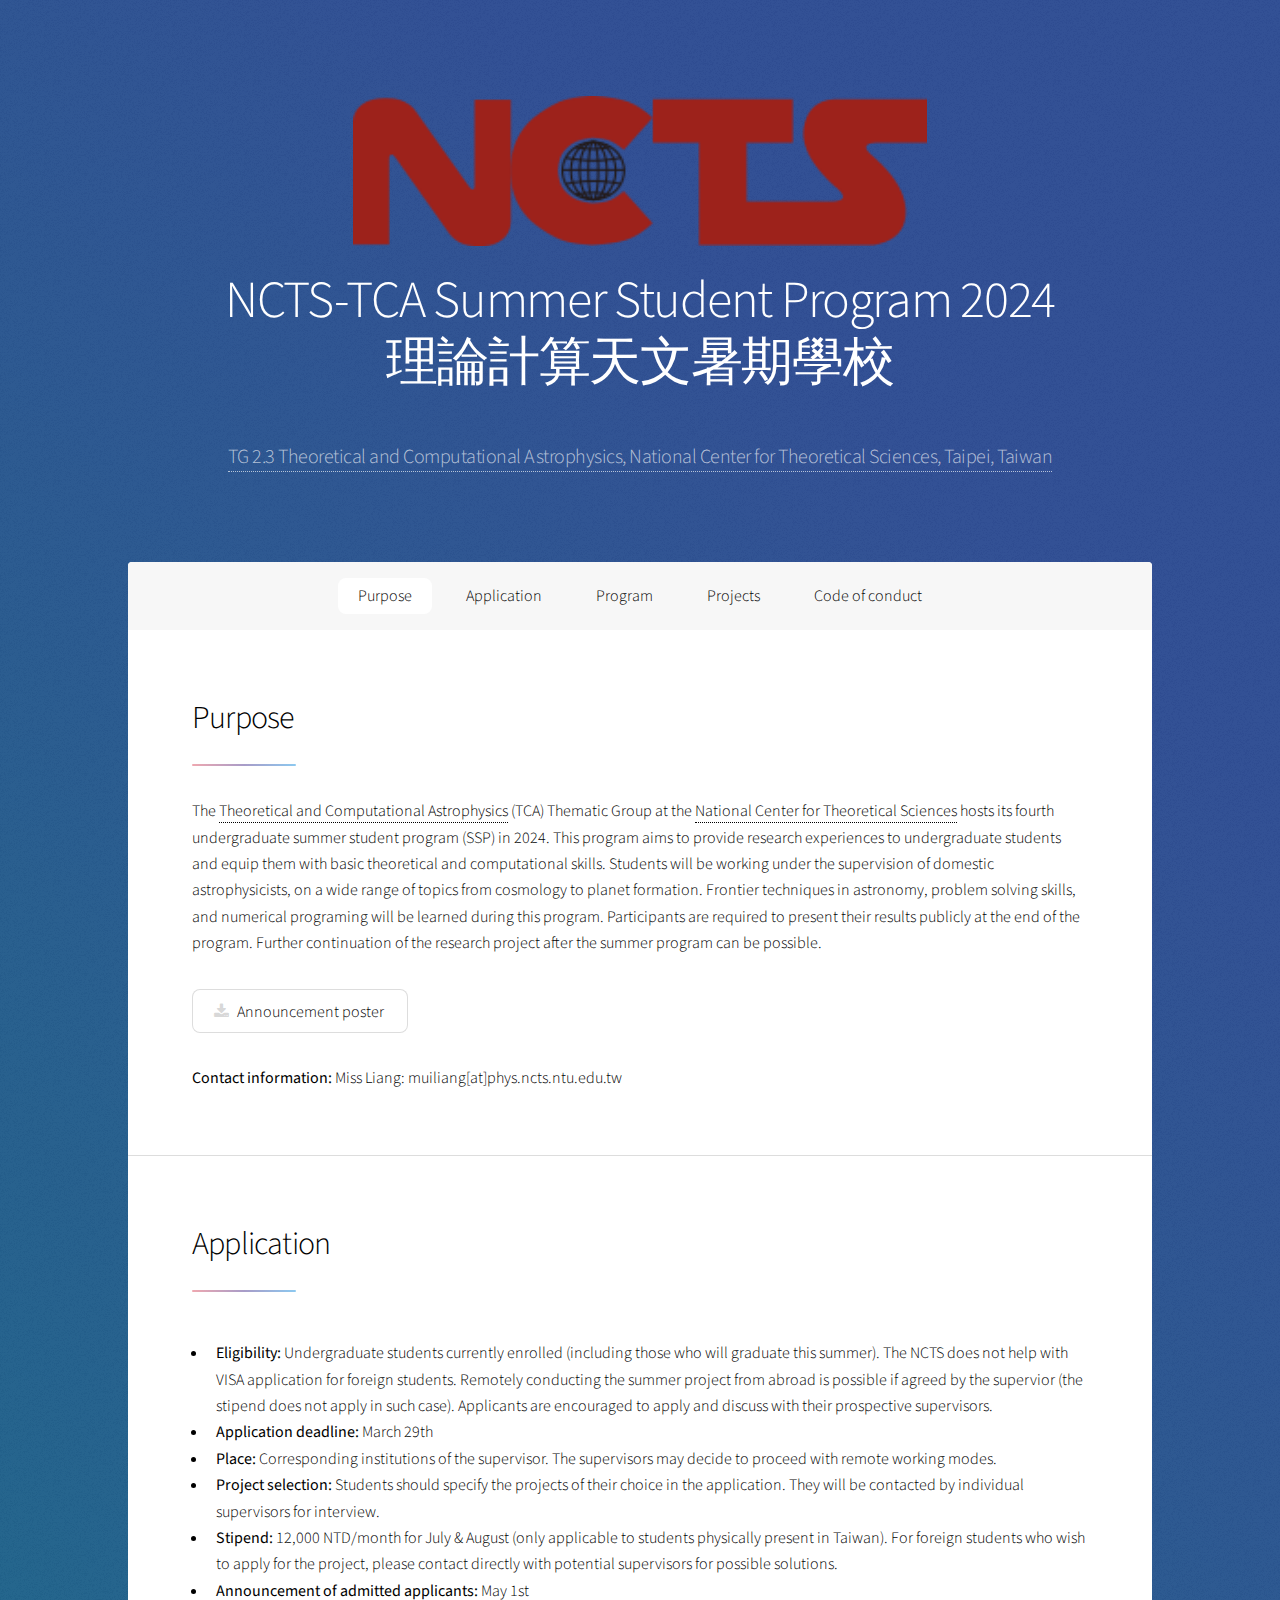
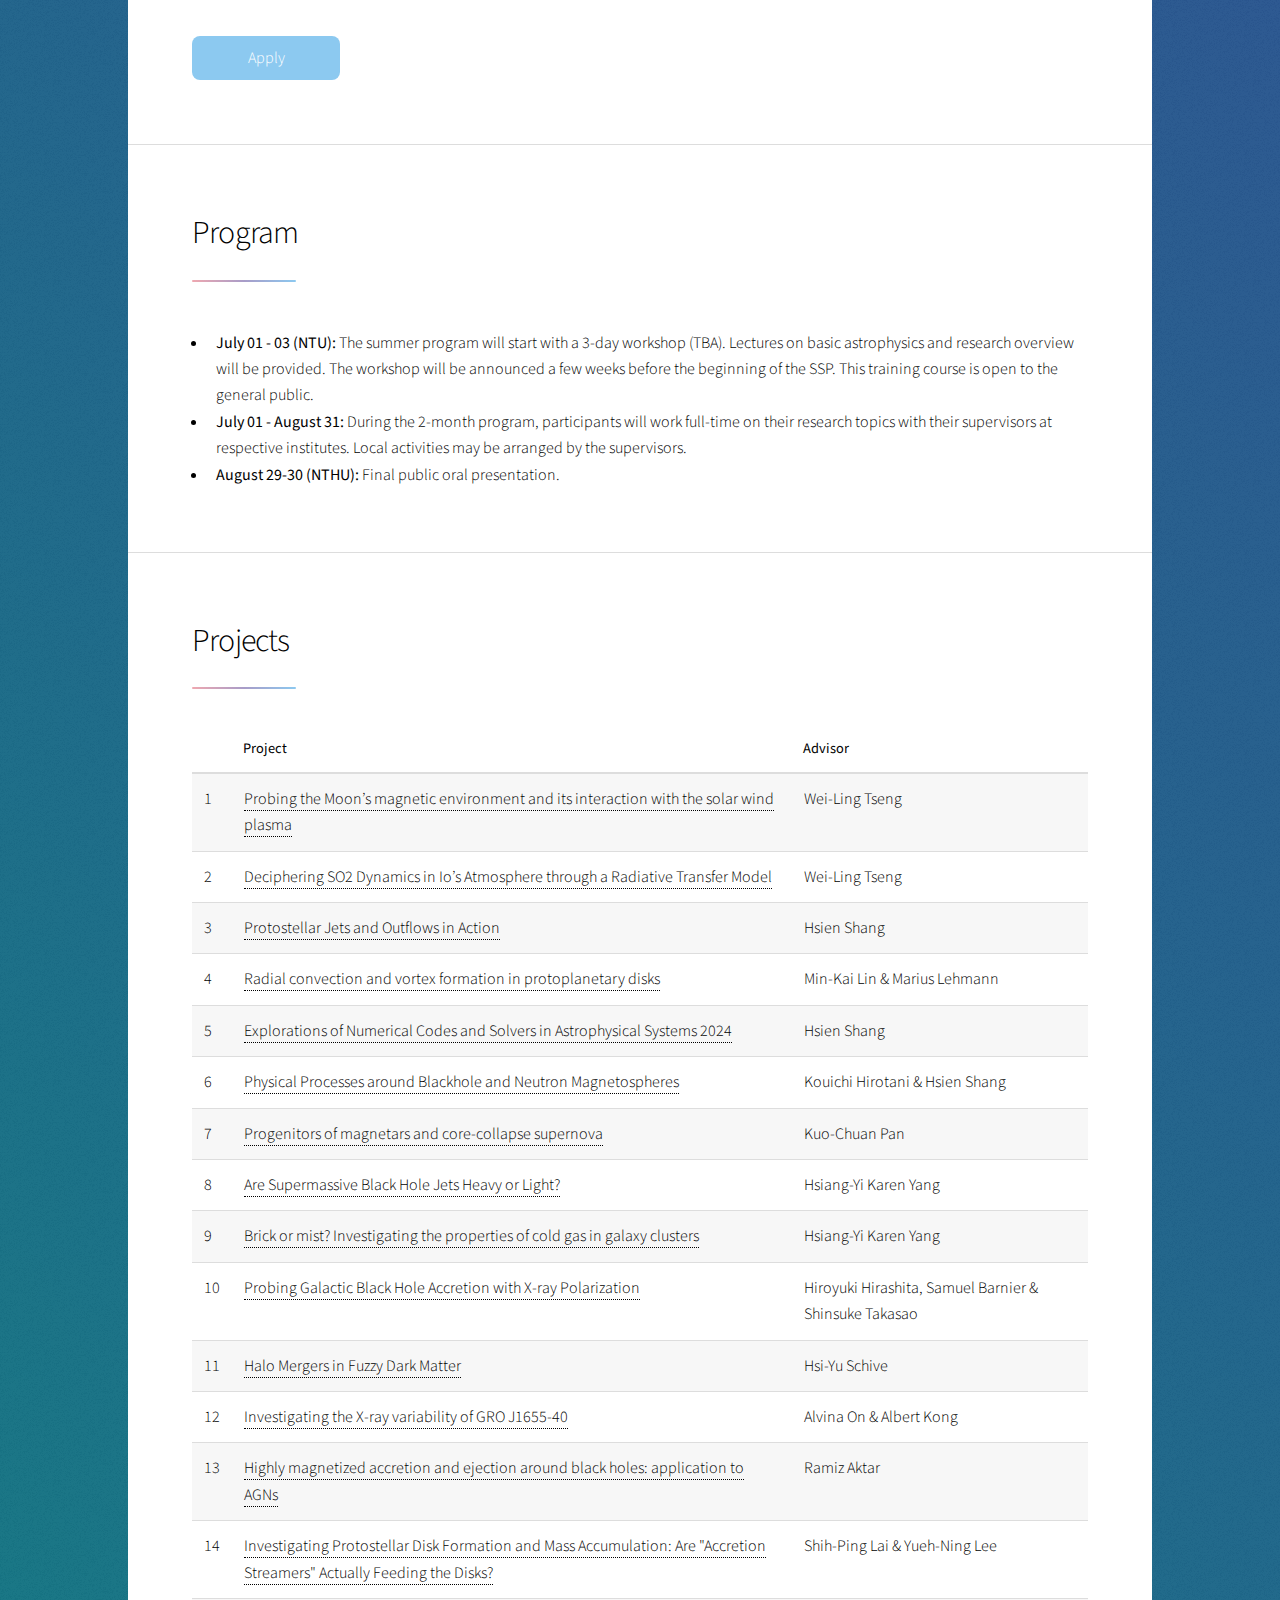
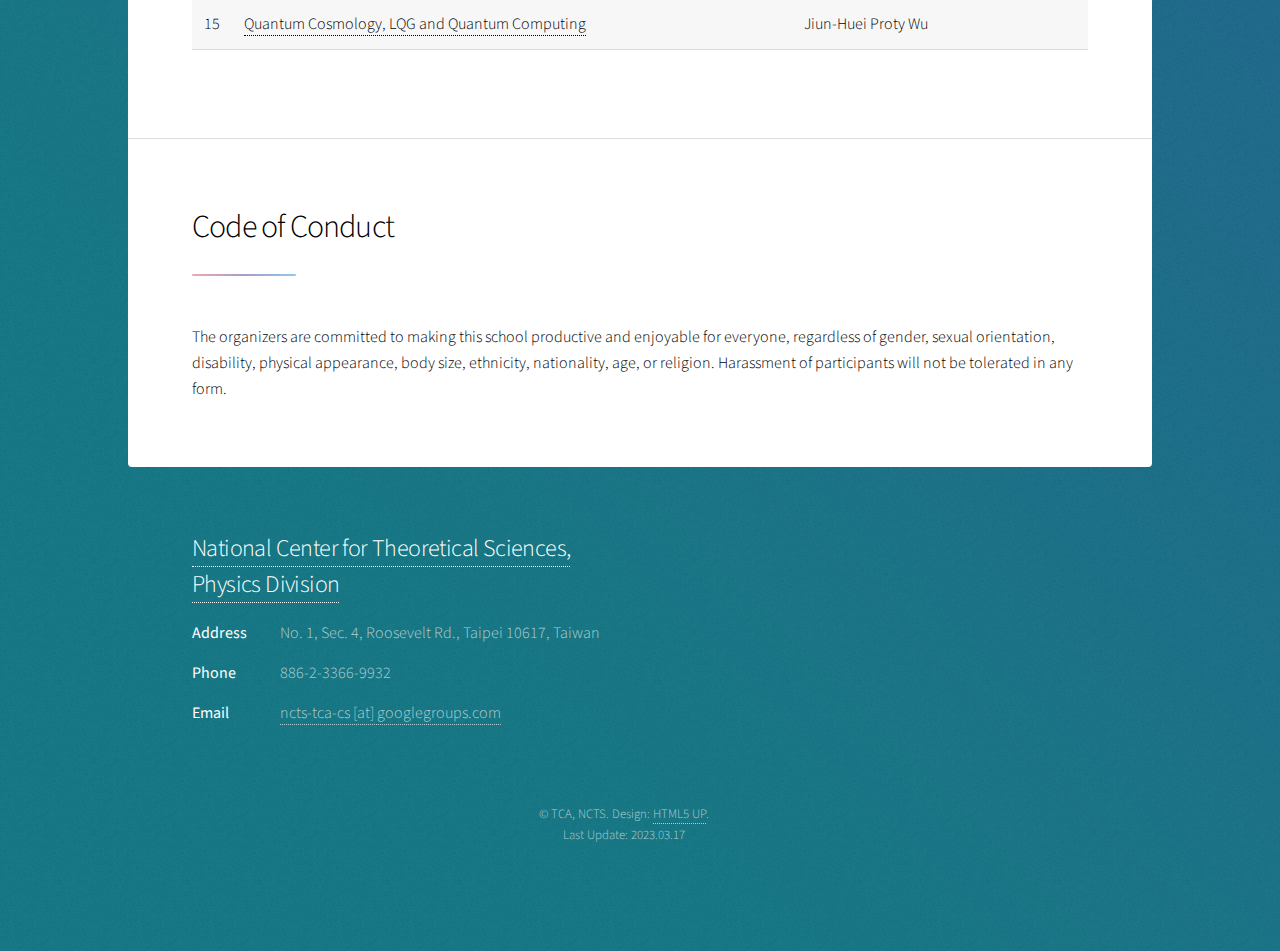
<file: events/202407-tcassp/index.html>
<!DOCTYPE HTML>
<!--
	Stellar by HTML5 UP
	html5up.net | @ajlkn
	Free for personal and commercial use under the CCA 3.0 license (html5up.net/license)

    modification: K.-C. Pan 2019.01.05
    modification: K.-C. Pan 2019.07.30
-->
<html>
	<head>
		<title>Theoretical and Computational Astrophysics Summer Student Program</title>
		<meta charset="utf-8" />
		<meta name="viewport" content="width=device-width, initial-scale=1, user-scalable=no" />
        <link rel="fav icon" href="./images/favicon.ico" type="image/x-icon"/>
		<link rel="stylesheet" href="assets/css/main.css" />
		<noscript><link rel="stylesheet" href="assets/css/noscript.css" /></noscript>
	</head>
	<body class="is-preload">

		<!-- Wrapper -->
			<div id="wrapper">

				<!-- Header -->
                <header id="header" class="alt">
                    <span class="logo"><img src="images/logo_ncts.png" alt="" height="150"/></span>
                    <h1>NCTS-TCA Summer Student Program 2024<br>
                    理論計算天文暑期學校</h1>
                    <p><a href="https://nctstca.github.io/index.html" target="_blank "><br>
                    TG 2.3 Theoretical and Computational Astrophysics, National Center for Theoretical Sciences, Taipei, Taiwan</a></p>
                </header>

				<!-- Nav -->
                <nav id="nav">
                    <ul>
                        <li><a href="#purpose" class="active">Purpose</a></li>
                        <li><a href="#application">Application</a></li>
                        <li><a href="#program">Program</a></li>
<!--                        <li><a href="#presentation">Presentation</a></li>-->
<!--                        <li><a href="workshop.html">Workshop</a></li>-->
                        <li><a href="#projects">Projects</a></li>
                        <li><a href="#code">Code of conduct</a></li>
                    </ul>
                </nav>

				<!-- Main -->
                <div id="main">

                    <section id="purpose" class="main">
                        <div class="spotlight">
                            <div class="content">
                                <header class="major">
                                    <h2>Purpose</h2>
                                </header>
                                <p>The <a href="https://nctstca.github.io/index.html" target="_blank">Theoretical and Computational Astrophysics</a> (TCA) Thematic Group at the <a href="https://phys.ncts.ntu.edu.tw/" target="_blank">National Center for Theoretical Sciences</a> hosts its fourth undergraduate summer student program (SSP) in 2024. This program aims to provide research experiences to undergraduate students and equip them with basic theoretical and computational skills. Students will be working under the supervision of domestic astrophysicists, on a wide range of topics from cosmology to planet formation. Frontier techniques in astronomy, problem solving skills, and numerical programing will be learned during this program. Participants are required to present their results publicly at the end of the program. Further continuation of the research project after the summer program can be possible. </p>
                                <p> <a href="poster_TCA_SSP_2024.pdf" class="button icon fa-download" target="_blank">Announcement poster</a></p>

                                <p><b>Contact information: </b> Miss Liang: muiliang[at]phys.ncts.ntu.edu.tw</p>
                            </div>
                        </div>
                    </section>
                    <section id="application" class="main">
                        <div class="major">
                            <div class="content">
                                <header class="major">
                                    <h2>Application</h2>
                                </header>
                                <ul>
                                    <li><b>Eligibility:</b> Undergraduate students currently enrolled (including those who will graduate this summer). The NCTS does not help with VISA application for foreign students. Remotely conducting the summer project from abroad is possible if agreed by the supervior (the stipend does not apply in such case). Applicants are encouraged to apply and discuss with their prospective supervisors.</li>
                                    <li><b>Application deadline:</b> March 29th
<!--                                        <s>March 29th </s>-->
<!--                                        <font color="red"> Extended to May 7st, 2023</font>-->
                                    </li>
                                    <li><b>Place:</b> Corresponding institutions of the supervisor. The supervisors may decide to proceed with remote working modes.</li>
                                    <li><b>Project selection:</b> Students should specify the projects of their choice in the application. They will be contacted by individual supervisors for interview.</li>
                                    <li><b>Stipend:</b> 12,000 NTD/month for July &#38; August (only applicable to students physically present in Taiwan). For foreign students who wish to apply for the project, please contact directly with potential supervisors for possible solutions.</li>
                                    <li><b>Announcement of admitted applicants:</b> May 1st
<!--                                        Announcement of the application results have been communicated.-->
                                    </li>
                                </ul>

                                <ul class="actions">
                                    <li><a href="https://forms.gle/aLgxmtbv8MLHE8zT7" target="_blank "class="button primary">Apply</a></li>
                                </ul>
                            </div>
                        </div>
                    </section>

                    <section id="program" class="main">
                        <header class="major">
                            <h2>Program</h2>
                        </header>

                        <ul>
                            <li><b>July 01 - 03 (NTU):</b> The summer program will start with a
                                3-day workshop
<!--                                <a href="workshop.html" target="_blank ">3-day workshop</a>-->
                                (TBA). Lectures on basic astrophysics and research overview will be provided. The workshop will be announced a few weeks before the beginning of the SSP. This training course is open to the general public.</li>
                            <li><b>July 01 - August 31:</b> During the 2-month program, participants will work full-time on their research topics with their supervisors at respective institutes. Local activities may be arranged by the supervisors.</li>
                            <li><b>August 29-30 (NTHU):</b> Final public oral presentation.</li>
                        </ul>
                    </section>

<!--                    <section id="presentation" class="main">-->
<!--                        <header class="major">-->
<!--                            <h2>Final Presentation</h2>-->
<!--                        </header>-->
<!--                        <span class="image fit"><img src="images/fig_final.png" alt="" />-->
<!--                        <p>All summer students will be asked to give a final presentation on their projects at the end of the programm.-->
<!--                        </p>-->

                            

                    </section>
                    <section id="projects" class="main">
                        <header class="major">
                            <h2>Projects</h2>
                        </header>

                        <div class="table-wrapper">
                            <script src="https://ajax.googleapis.com/ajax/libs/jquery/2.1.1/jquery.min.js"></script>
                            <table>
                                <thead>
                                    <tr>
                                        <th></th>
                                        <th>Project</th>
                                        <th>Advisor</th>
                                        <td><div class="info">Details</div></td>
                                    </tr>
                                </thead>
                                <tbody>
                                    <tr>
                                        <td>1</td>
                                        <td><a>Probing the Moon’s magnetic environment and its interaction with the solar wind plasma</a></td>
                                        <td>Wei-Ling Tseng</td>

                                        <td><div class="info">
                                                <p>This research project focuses on understanding the interactions between the Moon's magnetic environment, its exosphere and ionosphere, and the solar wind plasma, drawing upon recent insights into lunar-solar dynamics. We aim to investigate how the solar wind plasma influence Moon's magnetic anomalies, particularly examining proton backscattering, surface sputtering, and mini-magnetosphere formation. By integrating data from recent lunar missions, our study seeks to reveal the dynamic responses of the lunar surface and exosphere to solar wind particles. This research will enhance our understanding of the Moon's environmental conditions, offering vital insights for future lunar exploration including our own Lunar Vector Magnetometer on Lunar Lander (TASA’s space mission).</p>

                                                <strong>Pre-requisites:</strong> Basic programing such as Fortran, Python or Matlab to solve the ODEs<br>
                                                <strong>Keywords:</strong> Moon, plasma interaction<br>
                                                <strong>Location:</strong> NTNU

                                            </div></td>
                                    </tr>
                                    </tr>
                                    <tr>
                                        <td>2</td>
                                        <td><a>Deciphering SO2 Dynamics in Io’s Atmosphere through a Radiative Transfer Model</a></td>
                                        <td>Wei-Ling Tseng</td>
                                        <td><div class="info">
                                            <p>
                                            Io, the innermost of Jupiter's Galilean moons, is known for its active volcanos in our solar system. Both volcanic emissions and surface frost sublimation can contribute to Io’s atmosphere, particularly its sulfur dioxide (SO2). The study aims to develop a radiative transfer model to interpret data obtained from the Submillimeter Array (SMA), enhancing our understanding of Io's atmospheric composition and behavior. By analyzing the SMA observations, we will investigate the thermal and chemical processes governing Io's atmosphere. Our model will provide insights into the interaction of solar radiation with Io's SO2 atmosphere, revealing the impact of volcanic activities on its thermal structure. This research is pivotal in understanding the atmospheric dynamics of celestial bodies with active volcanism and offer a deeper understanding of the complexities of extraterrestrial atmospheres in our solar system.
                                            </p>

                                            <strong>Pre-requisites:</strong> Basic programing such as Fortran, Python and Matlab<br>
                                            <strong>Keywords:</strong> Radio Astronomy, Radiative Transfer<br>
                                            <strong>Location:</strong> NTNU

                                            </div></td>
                                    </tr>
                                    <tr>
                                        <td>3</td>
                                        <td><a>Protostellar Jets and Outflows in Action </a></td>
                                        <td>Hsien Shang</td>
                                        <td><div class="info">
                                            <p>
                                            With advances in observational techniques and computing capabilities, we enter an era to investigate detailed mechanisms in high spatial and temporal resolution for processes responsible for forming protoplanetary systems like ours. In particular, we aim to study the active physical processes operating simultaneously with the ongoing formation and evolution of the powerful jets and outflows in the earliest phases of the lifetimes of sun-like stars, which are advanced by ALMA and JWST, revealing their multifaceted views. We employ theoretical, computational, and observational methods to converge critical theoretical and observational features from these systems in vast multi-wavelength parameter space.

                                            Specific project aspects will be formulated commensurate with students' academic and technical backgrounds.

                                            We look for highly motivated advanced-level students intensely interested in learning numerical methods and tools, code development techniques, data analysis methods, and their applications to star formation problems. The students will have hands-on experiences in various areas, from computation to observation.
                                            </p>

                                            <strong>Pre-requisites:</strong> Good knowledge of Python, C/C++; college-level physics and mathematics; English fluency; visualization software such as Matlab<br>
                                            <strong>Keywords:</strong> star formation; jets and winds; protostellar outflows; ALMA and JWST<br>
                                            <strong>Location:</strong> NTU/ASIAA

                                            </div></td>
                                    </tr>
                                    <tr>
                                        <td>4</td>
                                        <td><a>Radial convection and vortex formation in protoplanetary disks</a></td>
                                        <td>Min-Kai Lin &#38; Marius Lehmann</td>
                                        <td><div class="info">
                                            <p>
                                            Planets are formed from dust grains embedded in gaseous protoplanetary disks around young stars. Hydrodynamic instabilities in the gas, which drive turbulence and structure formation, directly impact the dust dynamics. One example is the ""convective overstability"" (COS) --- a form of radial convection --- that may occur in particular regions in the disk. However, the nonlinear evolution of the COS is still not well explored. In this project, the student will carry out numerical simulations of the COS using the Python-based Dedalus spectral code to study 1) the influence of radial boundaries, and 2) the formation and evolution of large-scale zonal flows and vortices. The student will run simulations, analyze and interpret the data, and write results. The student will have access to the Kawas supercomputer at ASIAA, as well as the Taiwania-3 cluster at the National Center for High-Performance Computing.
                                            Successful completion of this project is expected to lead to a first-author publication by the student. Past publications from the supervisor's summer students include Chen & Lin (2018); Chen & Lin (2020); Bi, Lin, & Dong (2021); and Wu et al. (2023).
                                            </p>

                                            <strong>Pre-requisites:</strong> Mandatory: Mathematical or physical sciences, basic calculus and partial differential equations, Python or other programming languages, English communication skills Useful: fluid dynamics, high-performance computing<br>
                                            <strong>Keywords:</strong> Astrophysical Fluid Dynamics, Computational Astrophysics, Hydrodynamic Instabilities, Numerical Simulations, Planet Formation, Protoplanetary Disks, Theoretical Astrophysics<br>
                                            <strong>Location:</strong> ASIAA (in person)

                                            </div></td>
                                    </tr>
                                    <tr>
                                        <td>5</td>
                                        <td><a>Explorations of Numerical Codes and Solvers in Astrophysical Systems 2024</a></td>
                                        <td>Hsien Shang</td>
                                        <td><div class="info">
                                            <p>
                                            We develop hydrodynamic and magnetohydrodynamic codes and solvers for astrophysical problems in the ASIAA CompAS project. We invite students to explore and validate state-of-the-art numerical codes and solvers made with fundamental numerical methods and physics under active development. These codes and solvers range from the Newtonian to General Relativistic regimes occurring from young stars to black holes. The students will obtain hands-on experience testing the accuracy and performance of numerical methods for HD, MHD, and particle problems for their validation and benchmarks. We look for highly motivated students interested in numerical methods, code development techniques, their science verifications, potential applications, and explorations of some machine learning approaches. Actual projects will be assigned commensurate with students' interests, experiences, and levels of academic background. The experiences obtained will prove very helpful in future career development in science and engineering, in addition to astronomy and astrophysics.
                                            </p>

                                            <strong>Pre-requisites:</strong> Good knowledge of any of these programming languages: Python, C/C++ or Fortran College-level physics curricula, applied mathematics, or mathematical methods Ability to read, write, and communicate orally in English Knowledge of Python, Matlab, or interactive plotting tools.<br>
                                            <strong>Keywords:</strong> Black Holes, CompAS, Computational Astrophysics, Computational Fluid Mechanics, Hydrodynamics, Machine Learning, Magnetohydrodynamics, Numerical Astrophysics, Numerical methods, Particle-In-Cell, Plasma Physics, Young Stars<br>
                                            <strong>Location:</strong> NTU/ASIAA or remote

                                            </div></td>
                                    </tr>
                                    <tr>
                                        <td>6</td>
                                        <td><a>Physical Processes around Blackhole and Neutron Magnetospheres</a></td>
                                        <td>Kouichi Hirotani &#38; Hsien Shang</td>
                                        <td><div class="info">
                                            <p>
                                            When a star has consumed most of its nuclear fuel, it eventually reaches a point in its evolution where the outward radiation pressure due to nuclear fusions can no longer support the gravitational pull. Suppose the collapsing stellar core has a mass exceeding (approximately) three solar masses. In that case, the degenerate pressure of neutrons can no longer support its gravitational collapse, leaving a black hole (BH) as an end product of stellar evolution. In addition to these stellar-mass BHs, there are much heavier BHs in the center of galaxies and globular clusters. For example, the Milky Way galaxy has a supermassive BH whose mass attains 4 million solar masses.

                                            Depending on the academic and technical backgrounds of the student, she/he may get to learn one active project related to the following areas: how electron-positron pair plasmas are created, accelerated, and radiate emissions in BH magnetospheres, comparisons with the blackhole multiwavelength observations, plasma physics around neutron stars, and pulsars.
                                            </p>

                                            <strong>Pre-requisites:</strong> Solid advanced college-level physics and mathematics, and knowledge of Special Relativity. Basic skills in computer programming in C/C++, Fortran, and Python, and familiarity with visualization packages such as Matlab, ParaView, or Python Scripts<br>
                                            <strong>Keywords:</strong> Computational Astrophysics, General Relativity, Black Hole, Neutron Stars, Pulsars<br>
                                            <strong>Location:</strong> NTU/ASIAA

                                            </div></td>
                                    </tr>
                                    <tr>
                                        <td>7</td>
                                        <td><a>Progenitors of magnetars and core-collapse supernova</a></td>
                                        <td>Kuo-Chuan Pan </td>
                                        <td><div class="info">
                                            <p>
                                            The selected student will learn how to use the stellar evolution code MESA to conduct binary stellar evolution to investigate the progenitors of magnetars and some peculiar core-collapse supernovae.
                                            </p>

                                            <strong>Pre-requisites:</strong> Basic usage of Python and some knowledge of general astronomy or stellar evolution.<br>
                                            <strong>Keywords:</strong> stellar evolution, stars, binary, magnetar, neutron star, balck hole, core-collapse supernova<br>
                                            <strong>Location:</strong> NTHU

                                            </div></td>
                                    </tr>
                                    <tr>
                                        <td>8</td>
                                        <td><a>Are Supermassive Black Hole Jets Heavy or Light?</a></td>
                                        <td>Hsiang-Yi Karen Yang </td>
                                        <td><div class="info">
                                            <p>
                                            Jet feedback from supermassive black holes (SMBHs) is believed to be an important heating mechanisms that can significantly influence the evolution of galaxy clusters in the universe. However, the detailed heating mechanism is still debated and sensitively depends on the composition of the SMBH jets, e.g., whether the jets are heavy or light. In this project, we will compare two hydrodynamic simulations of SMBH feedback in galaxy clusters, one with heavy jets and the other with light jets. We will analyze the simulation results using a Python-based software, compare the predictions of the two simulations, and see which jet composition better fits the observational data.
                                            </p>

                                            <strong>Pre-requisites:</strong> General Astronomy; Basic programming (e.g. basic knowledge on Fortran, C, or Python is preferred but not required)<br>
                                            <strong>Keywords:</strong> hydrodynamics, galaxy clusters, supermassive black holes<br>
                                            <strong>Location:</strong> NTHU or remote

                                            </div></td>
                                    </tr>
                                    <tr>
                                        <td>9</td>
                                        <td><a>Brick or mist? Investigating the properties of cold gas in galaxy clusters</a></td>
                                        <td>Hsiang-Yi Karen Yang</td>
                                        <td><div class="info">
                                            <p>
                                            Observations of galaxy clusters often show existence of long, filamentary distributions of cold gas near the cluster center (e.g., H_alpha filaments in Perseus Cluster). The cold gas is believed to be important fuels for the central supermassive black hole; however, the properties of the cold gas and how it is formed are still not well understood. In particular, recent studies of the cold gas in Perseus have found velocity structures that are hard to explain. In this project, we will use hydrodynamic simulations of cold gas in galaxy clusters, one assuming the cold gas is like bricks, and the other assuming it is more like mists. We will analyze the simulation results using a Python-based software, compare the velocity distributions predicted by these two simulations, and see which model is better aligned with the observational data.
                                            </p>

                                            <strong>Pre-requisites:</strong> General Astronomy; Basic programming (e.g. basic knowledge on Fortran, C, or Python is preferred but not required)<br>
                                            <strong>Keywords:</strong> hydrodynamics, galaxy clusters<br>
                                            <strong>Location:</strong> NTHU or remote

                                            </div></td>
                                    </tr>
                                    <tr>
                                        <td>10</td>
                                        <td><a>Probing Galactic Black Hole Accretion with X-ray Polarization </a></td>
                                        <td>Hiroyuki Hirashita, Samuel Barnier &#38; Shinsuke Takasao </td>
                                        <td><div class="info">
                                            <p>
                                            Galactic X-ray binaries derive their power from gas accretion onto a black hole. As this gas falls onto the black hole, it forms a hot corona emitting X-rays photons. The advent of X-ray polarization, marked by the launch of IXPE in 2021, provides the first insights into the geometry of black hole accretion flows. This project focuses on the impact of Faraday rotation on polarized X-ray emission from the corona. The student will have the opportunity to explore various projects, including studying polarization boosting due to Faraday rotation, implementing realistic magnetic field structures, creating tools for simulator communities to test their models, or applying Faraday rotation to young stellar objects' accretion flows. IXPE's recent findings challenge existing theoretical models, making this research essential for advancing our understanding of accretion phenomena.
                                            </p>

                                            <strong>Pre-requisites:</strong> Interest in high-energy astrophysics. Familiar with Python. <br>
                                            <strong>Keywords:</strong> Black Hole, Accretion Flow, Faraday Rotation, Magnetic Fields, X-ray binaries, High Energy Astrophysics<br>
                                            <strong>Location:</strong> remote

                                            </div></td>
                                    </tr>
                                    <tr>
                                        <td>11</td>
                                        <td><a>Halo Mergers in Fuzzy Dark Matter</a></td>
                                        <td>Hsi-Yu Schive</td>
                                        <td><div class="info">
                                            <p>
                                            Explore the fascinating realm of Wave/Fuzzy Dark Matter (FDM) during this summer student program. Comprising ultralight bosons with a mass of approximately 1e-22 eV, FDM exhibits intricate wave-like structures, presenting a compelling alternative to conventional cold dark matter. This project delves into the impact of dark matter halo mergers on FDM characteristics, such as halo density profiles, temperature distributions, and soliton-halo relation. Utilizing the state-of-the-art FDM code GAMER-2, students will acquire hands-on experience in cutting-edge dark matter research and high-performance parallel computing.
                                            </p>

                                            <strong>Pre-requisites:</strong> General astronomy, basic knowledge of Python, C, and Linux<br>
                                            <strong>Keywords:</strong> Dark Matter, Halo Mergers, Numerical Simulations<br>
                                            <strong>Location:</strong> NTU or remote

                                            </div></td>
                                    </tr>
                                    <tr>
                                        <td>12</td>
                                        <td><a>Investigating the X-ray variability of GRO J1655-40</a></td>
                                        <td>Alvina On &#38; Albert Kong</td>
                                        <td><div class="info">
                                            <p>
                                            GRO J1655-40 is a well-known black hole binary system. However, it has a very complicated X-ray light curve. There is currently no one model that is able to explain the system fully. In this project, the student will analyse archival X-ray data of GRO J1655-40 and characterise its dynamic behaviour using modern time-domain analyses. The student will learn to identify key temporal patterns and use these to quantify the orbital period, accretion disk properties and jet activity. This project will contribute to our broader understanding of black hole accretion processes and the evolution of binary systems.
                                            </p>

                                            <strong>Pre-requisites:</strong> Comfortable to work with data. Familiar with Python. Background in X-ray astronomy is useful but not essential. <br>
                                            <strong>Keywords:</strong> X-ray binaries, black hole, accretion, time-domain analysis<br>
                                            <strong>Location:</strong> NTHU or remote

                                            </div></td>
                                    </tr>
                                    <tr>
                                        <td>13</td>
                                        <td><a>Highly magnetized accretion and ejection around black holes: application to AGNs</a></td>
                                        <td>Ramiz Aktar</td>
                                        <td><div class="info">
                                            <p>
                                            Active galactic nuclei (AGNs) are generally powered by accretion
                                            onto supermassive black holes, e.g. Sagittarius A* (Sgr A*), Messier
                                            87 (M87), etc. Relativistic jets and outflows are also ubiquitously observed from AGNs. To understand the mechanism of jets, one needs to explore the accretion process and models around black holes in detail. The general consensus is that a highly magnetized accretion state is capable of producing relativistic jets ( Blandford &#38; Znajek 1977, Tchekhovskoy et al., 2011, Aktar et al., 2024). In brief, our project aim is to

                                            (1) Simulation model of highly magnetized accretion-ejection flows around black holes.

                                            (2) Possible application of our simulation model to various AGN sources.
                                            </p>

                                            <strong>Pre-requisites:</strong> (1) Basic understanding of accretion process around compact objects (2) Basic understanding black hole astrophysics (3) Basic coding: python, C++,C<br>
                                            <strong>Keywords:</strong> accretion, accretion discs, black hole physics, (magnetohydrodynamics) MHD, ISM: jets and outflows, quasars: supermassive black holes<br>
                                            <strong>Location:</strong> NTHU

                                            </div></td>
                                    </tr>

                                    <tr>
                                        <td>14</td>
                                        <td><a>Investigating Protostellar Disk Formation and Mass Accumulation: Are "Accretion Streamers" Actually Feeding the Disks?</a></td>
                                        <td>Shih-Ping Lai &#38; Yueh-Ning Lee</td>
                                        <td><div class="info">
                                            <p>
                                            Understanding how protostellar disks form is crucial for insights into star and planet formation. Recent observations by the Atacama Large Millimeter/submillimeter Array (ALMA) revealed "accretion streamers" connecting the envelope and the disk, believed to accumulate mass onto protostellar disks. This project aims to investigate protostellar disk formation by observing theoretical simulations using advanced radiative transfer codes. The main goal is to determine whether "accretion streamers" are a dominant mechanism for feeding protoplanetary disks or just an observational illusion. The study analyzes simulated data to improve our understanding of mass accumulation processes in protostellar disks and their impact on planetary system formation.

                                        </p>

                                            <strong>Pre-requisites:</strong>Basic programming experience (Python is preferred but not required)<br>
                                            <strong>Keywords:</strong> star formation, radiative transfer<br>
                                            <strong>Location:</strong> NTHU

                                            </div></td>
                                    </tr>
                                    
                                    <tr>
                                        <td>15</td>
                                        <td><a>Quantum Cosmology, LQG and Quantum Computing</a></td>
                                        <td>Jiun-Huei Proty Wu</td>
                                        <td><div class="info">
                                            <p>
                                            This is an opportunity to learn quantum cosmology, loop quantum gravity (LQG), and the skills to utilize quantum computers. If the students progress well, they will move on to study quantum cosmology or other physics on the IBM quantum computer.

                                        </p>

                                            <strong>Pre-requisites:</strong>Strong motivation and good learning capability<br>
                                            <strong>Keywords:</strong> Cosmology, quantum computing, quantum cosmology, loop quantum gravity<br>
                                            <strong>Location:</strong> NTU

                                            </div></td>
                                    </tr>


                                    <tr>
                                        <td colspan="2"><div class="close"><a>close all</a></div></td>
                                        <td> </td>
                                        <td><div class="info"></div></td>
                                    </tr>
                                </tbody>
                                <tfoot>
                                </tfoot>
                            </table>
                        </div>
                                
                    </section>
							<section id="code" class="main">
								<header class="major">
									<h2>Code of Conduct</h2>
								</header>

                                <p>
                                The organizers are committed to making this school productive and enjoyable for everyone, regardless of gender, sexual orientation, disability, physical appearance, body size, ethnicity, nationality, age, or religion. Harassment of participants will not be tolerated in any form. 
                                </p>

							</section>
					</div>

				<!-- Footer -->
					<footer id="footer">
<!--                        <section>-->
<!--                            <h2>How to get here</h2>-->
<!--                            <dd><a href="https://goo.gl/maps/YUc4TjpSyVLuuBJW8" class="icon fa-map-marker"> R521, General Building II, NTHU, No. 101, Section 2, Kuang-Fu Road, Hsinchu, Taiwan</a>-->
<!--                            <a href="http://www.astr.nthu.edu.tw/files/11-1276-14572.php?Lang=en" target="_blank">or see instruction here</a></dd>-->
<!--                        </section>-->
						<section>
                            <h2><a href="https://phys.ncts.ntu.edu.tw/" target="_blank">National Center for Theoretical Sciences, Physics Division</a></h2>
<!--                            <h2><a href="https://nctstca.github.io/index.html">TG 2.3 Theoretical and Computational Astrophysics</a></h2>-->
                            <dl class="alt">
                                <dt>Address</dt>
                                <dd>No. 1, Sec. 4, Roosevelt Rd., Taipei 10617, Taiwan</dd>
                                <dt>Phone</dt>
<!--                                <dd>886-2-3366-5120-3</dd>-->
<!--                                <dt>Fax</dt>-->
                                <dd>886-2-3366-9932</dd>
                                <dt>Email</dt>
                                <dd><a href="mailto:ncts-tca-cs@googlegroups.com">ncts-tca-cs [at] googlegroups.com</a></dd>
                            </dl>
						</section>
<!--                        <a href="" class="image center"><img src="images/support.png" alt="" height="90"></a>-->
                        <p class="copyright">&copy; TCA, NCTS. Design: <a href="https://html5up.net" target="_blank">HTML5 UP</a>.
                        <br>Last Update: 2023.03.17</p>
					</footer>

			</div>

		<!-- Scripts -->
			<script src="assets/js/jquery.min.js"></script>
			<script src="assets/js/jquery.scrollex.min.js"></script>
			<script src="assets/js/jquery.scrolly.min.js"></script>
			<script src="assets/js/browser.min.js"></script>
			<script src="assets/js/breakpoints.min.js"></script>
			<script src="assets/js/util.js"></script>
			<script src="assets/js/main.js"></script>

	</body>
</html>
</file>
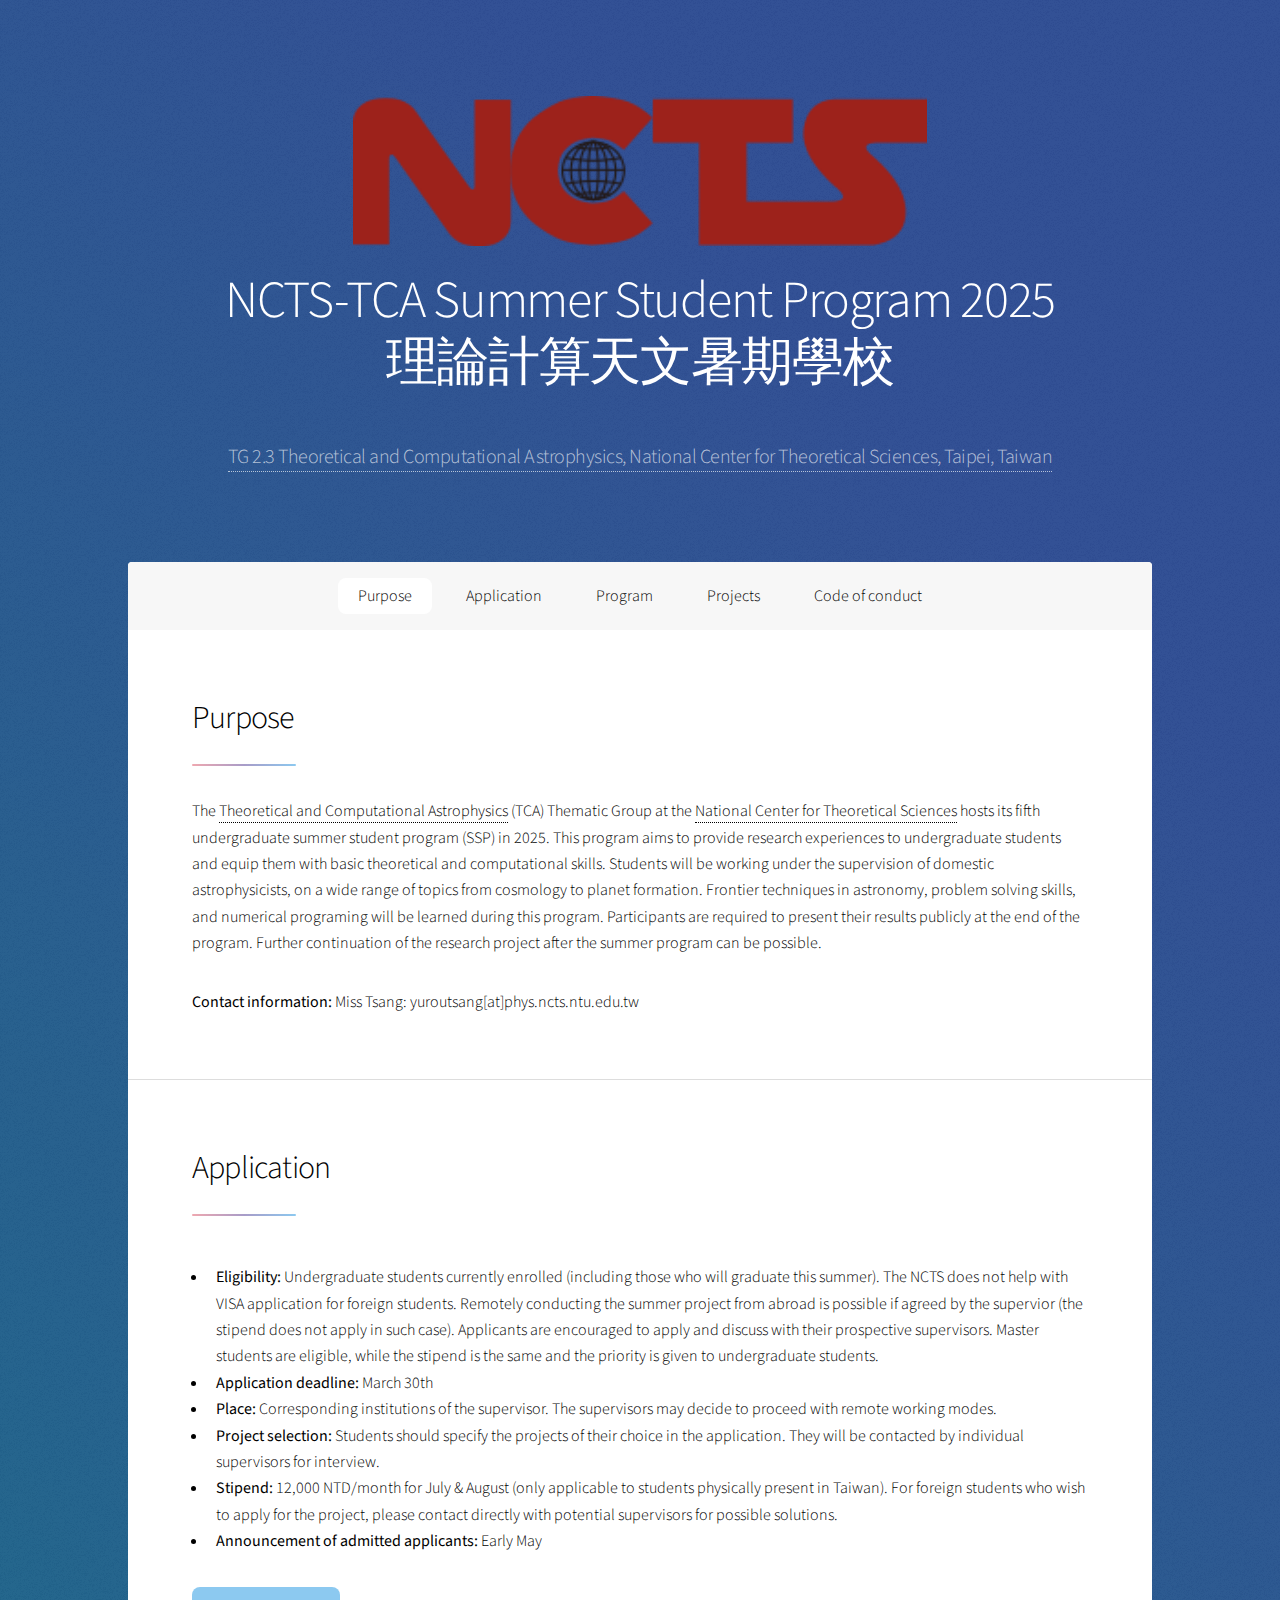
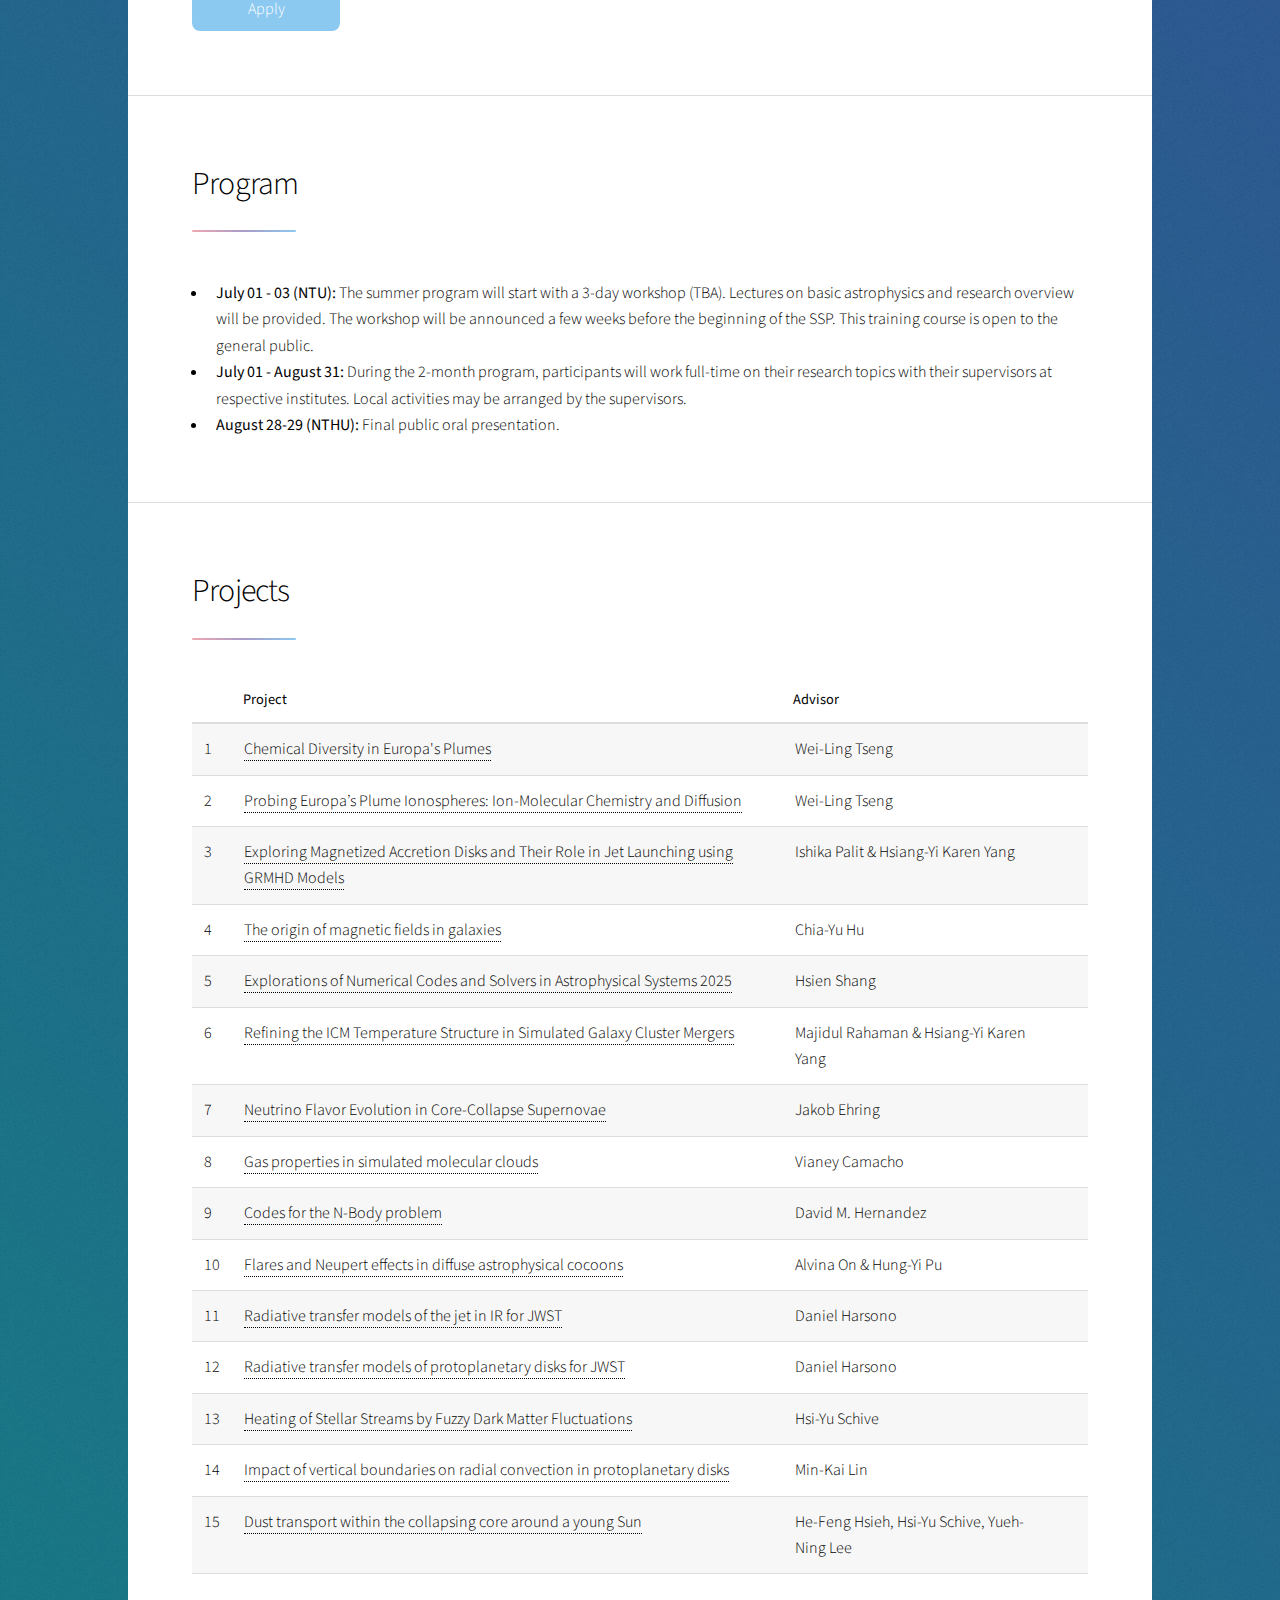
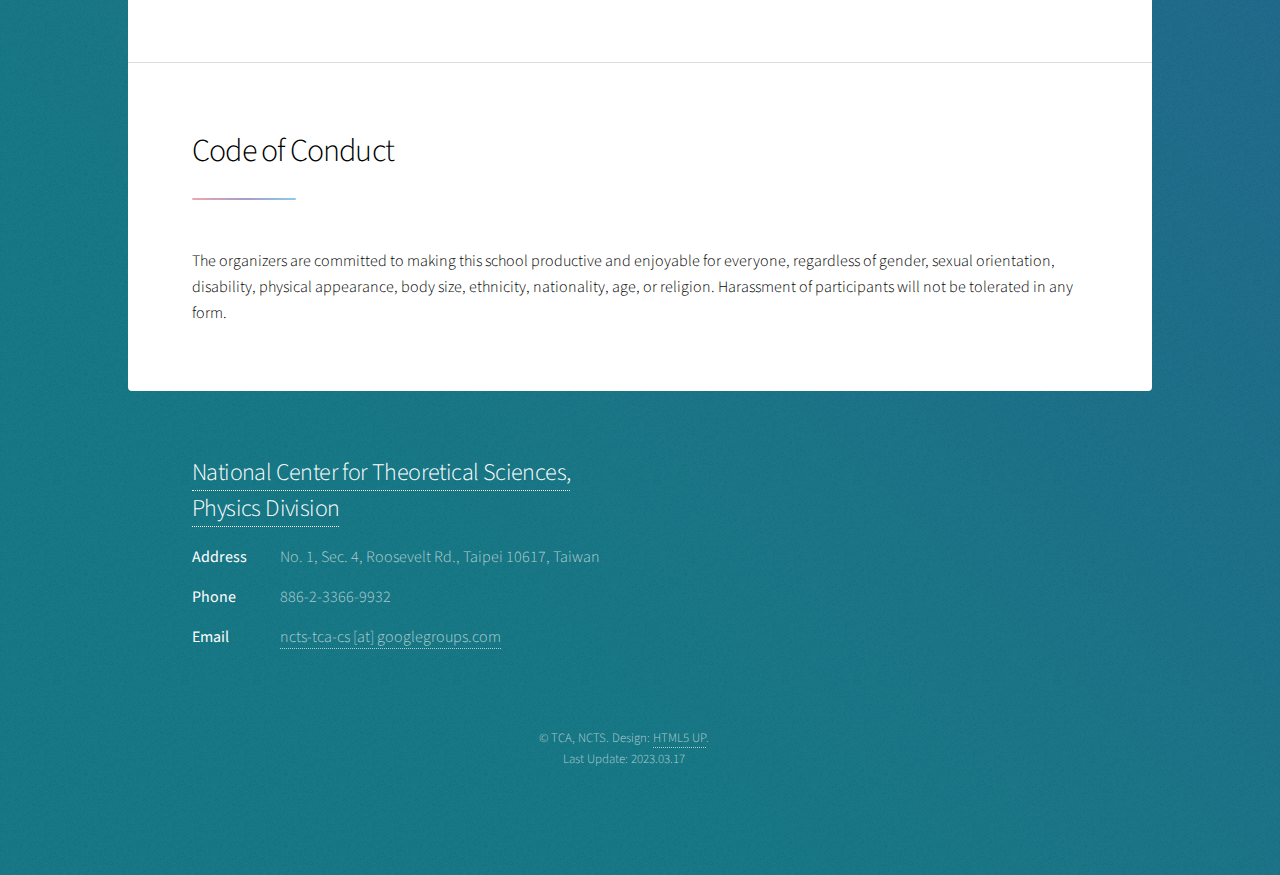
<file: events/202507-tcassp/index.html>
<!DOCTYPE HTML>
<!--
	Stellar by HTML5 UP
	html5up.net | @ajlkn
	Free for personal and commercial use under the CCA 3.0 license (html5up.net/license)

    modification: K.-C. Pan 2019.01.05
    modification: K.-C. Pan 2019.07.30
-->
<html>
	<head>
		<title>Theoretical and Computational Astrophysics Summer Student Program</title>
		<meta charset="utf-8" />
		<meta name="viewport" content="width=device-width, initial-scale=1, user-scalable=no" />
        <link rel="fav icon" href="./images/favicon.ico" type="image/x-icon"/>
		<link rel="stylesheet" href="assets/css/main.css" />
		<noscript><link rel="stylesheet" href="assets/css/noscript.css" /></noscript>
	</head>
	<body class="is-preload">

		<!-- Wrapper -->
			<div id="wrapper">

				<!-- Header -->
                <header id="header" class="alt">
                    <span class="logo"><img src="images/logo_ncts.png" alt="" height="150"/></span>
                    <h1>NCTS-TCA Summer Student Program 2025<br>
                    理論計算天文暑期學校</h1>
                    <p><a href="https://nctstca.github.io/index.html" target="_blank "><br>
                    TG 2.3 Theoretical and Computational Astrophysics, National Center for Theoretical Sciences, Taipei, Taiwan</a></p>
                </header>

				<!-- Nav -->
                <nav id="nav">
                    <ul>
                        <li><a href="#purpose" class="active">Purpose</a></li>
                        <li><a href="#application">Application</a></li>
                        <li><a href="#program">Program</a></li>
<!--                        <li><a href="#presentation">Presentation</a></li>-->
<!--                        <li><a href="workshop.html">Workshop</a></li>-->
                        <li><a href="#projects">Projects</a></li>
                        <li><a href="#code">Code of conduct</a></li>
                    </ul>
                </nav>

				<!-- Main -->
                <div id="main">

                    <section id="purpose" class="main">
                        <div class="spotlight">
                            <div class="content">
                                <header class="major">
                                    <h2>Purpose</h2>
                                </header>
                                <p>The <a href="https://nctstca.github.io/index.html" target="_blank">Theoretical and Computational Astrophysics</a> (TCA) Thematic Group at the <a href="https://phys.ncts.ntu.edu.tw/" target="_blank">National Center for Theoretical Sciences</a> hosts its fifth undergraduate summer student program (SSP) in 2025. This program aims to provide research experiences to undergraduate students and equip them with basic theoretical and computational skills. Students will be working under the supervision of domestic astrophysicists, on a wide range of topics from cosmology to planet formation. Frontier techniques in astronomy, problem solving skills, and numerical programing will be learned during this program. Participants are required to present their results publicly at the end of the program. Further continuation of the research project after the summer program can be possible. </p>
<!--                                <p> <a href="poster_TCA_SSP_2024.pdf" class="button icon fa-download" target="_blank">Announcement poster</a></p>-->

                                <p><b>Contact information: </b>Miss Tsang: yuroutsang[at]phys.ncts.ntu.edu.tw</p>
                            </div>
                        </div>
                    </section>
                    <section id="application" class="main">
                        <div class="major">
                            <div class="content">
                                <header class="major">
                                    <h2>Application</h2>
                                </header>
                                <ul>
                                    <li><b>Eligibility:</b> Undergraduate students currently enrolled (including those who will graduate this summer). The NCTS does not help with VISA application for foreign students. Remotely conducting the summer project from abroad is possible if agreed by the supervior (the stipend does not apply in such case). Applicants are encouraged to apply and discuss with their prospective supervisors.  Master students are eligible, while the stipend is the same and the priority is given to undergraduate students. </li>
                                    <li><b>Application deadline:</b> March 30th
<!--                                        <s>March 29th </s>-->
<!--                                        <font color="red"> Extended to May 7st, 2023</font>-->
                                    </li>
                                    <li><b>Place:</b> Corresponding institutions of the supervisor. The supervisors may decide to proceed with remote working modes.</li>
                                    <li><b>Project selection:</b> Students should specify the projects of their choice in the application. They will be contacted by individual supervisors for interview.</li>
                                    <li><b>Stipend:</b> 12,000 NTD/month for July &#38; August (only applicable to students physically present in Taiwan). For foreign students who wish to apply for the project, please contact directly with potential supervisors for possible solutions.</li>
                                    <li><b>Announcement of admitted applicants:</b> Early May
<!--                                        Announcement of the application results have been communicated.-->
                                    </li>
                                </ul>

                                <ul class="actions">
                                    <li><a href="https://forms.gle/aLgxmtbv8MLHE8zT7" target="_blank "class="button primary">Apply</a></li>
                                </ul>
                            </div>
                        </div>
                    </section>

                    <section id="program" class="main">
                        <header class="major">
                            <h2>Program</h2>
                        </header>

                        <ul>
                            <li><b>July 01 - 03 (NTU):</b> The summer program will start with a
                                3-day workshop
<!--                                <a href="workshop.html" target="_blank ">3-day workshop</a>-->
                                (TBA). Lectures on basic astrophysics and research overview will be provided. The workshop will be announced a few weeks before the beginning of the SSP. This training course is open to the general public.</li>
                            <li><b>July 01 - August 31:</b> During the 2-month program, participants will work full-time on their research topics with their supervisors at respective institutes. Local activities may be arranged by the supervisors.</li>
                            <li><b>August 28-29 (NTHU):</b> Final public oral presentation.</li>
                        </ul>
                    </section>

<!--                    <section id="presentation" class="main">-->
<!--                        <header class="major">-->
<!--                            <h2>Final Presentation</h2>-->
<!--                        </header>-->
<!--                        <span class="image fit"><img src="images/fig_final.png" alt="" />-->
<!--                        <p>All summer students will be asked to give a final presentation on their projects at the end of the programm.-->
<!--                        </p>-->

                            

                    </section>
                    <section id="projects" class="main">
                        <header class="major">
                            <h2>Projects</h2>
                        </header>

                        <div class="table-wrapper">
                            <script src="https://ajax.googleapis.com/ajax/libs/jquery/2.1.1/jquery.min.js"></script>
                            <table>
                                <thead>
                                    <tr>
                                        <th></th>
                                        <th>Project</th>
                                        <th>Advisor</th>
                                        <td><div class="info">Details</div></td>
                                    </tr>
                                </thead>
                                <tbody>
                                    <tr>
                                        <td>1</td>
                                        <td><a>Chemical Diversity in Europa's Plumes</a></td>
                                        <td>Wei-Ling Tseng</td>
                                        <td><div class="info">
                                                <p>Europa, one of Jupiter’s icy moons, is a prime candidate for harboring extraterrestrial life due to its subsurface ocean. Plumes of water vapor erupting from its surface offer a unique opportunity to study its composition without the need to drill through the thick ice shell. However, these plumes consist of more than just water; they contain a complex mixture of chemical species that provide valuable insights into Europa’s internal processes.<br>
                                                
                                                This project focuses on investigating the chemical diversity in Europa’s plumes by modeling the photodissociation products of water (OH, O, H) and minor species as they interact with the predominant water vapor. We will explore how molecular collisions affect the morphology of the plumes, including the width and angular distribution of various species. These factors are influenced by molecular weights, collisional cross-sections, and the kinetic energy derived from photodissociation, providing insights into how different gas species expand and evolve in space. By enhancing our understanding of Europa's plume dynamics, this research contributes to ongoing and future missions, such as Europa Clipper and JUICE, aiding in the analysis of the chemical signatures of an extraterrestrial ocean world.</p>
                                                <strong>Pre-requisites: </strong>Major in the STEM fields; Basic Programming<br>
                                                <strong>Keywords: </strong> Simulation, Icy moon, Plume, Ion Chemistry<br>
                                                <strong>Location: </strong> NTNU
                                            </div></td>
                                    </tr>
                                    <tr>
                                        <td>2</td>
                                        <td><a>Probing Europa’s Plume Ionospheres: Ion-Molecular Chemistry and Diffusion</a></td>
                                        <td>Wei-Ling Tseng</td>
                                        <td><div class="info">
                                            <p>
                                            Europa's plumes present a unique opportunity to study the interactions with Jupiter's intense magnetosphere. While much research has focused on the neutral gas components of these plumes, their ionospheres remain largely unexplored. Understanding the ionized species within these plumes is crucial for interpreting upcoming observations from space missions, such as Europa Clipper.<br>

                                            This project aims to examine various ionization processes, including electron-impact ionization, photoionization, and charge-exchange reactions, in order to assess their contributions to the plume's ionized environment. A key focus of the study will be on ion-molecular chemistry, particularly the formation of water-group ion clusters such as H₃O⁺. Additionally, by incorporating diffusion processes, we will investigate how ionized species evolve and interact with Jupiter's magnetospheric plasma. By enhancing our understanding of plume ionospheres on both local and global scales, this research will provide valuable insights for future spacecraft missions and contribute to broader studies of planetary ionospheres and space plasma interactions.
                                            </p>
                                            <strong>Pre-requisites: </strong>Major in the STEM fields; basic programming<br>
                                            <strong>Keywords: </strong>Icy Moon, Plume, Ion-Chemistry, Diffusion, Magnetosphere<br>
                                            <strong>Location: </strong> NTNU
                                            </div></td>
                                    </tr>
                                    <tr>
                                        <td>3</td>
                                        <td><a>Exploring Magnetized Accretion Disks and Their Role in Jet Launching using GRMHD Models</a></td>
                                        <td>Ishika Palit &#38; Hsiang-Yi Karen Yang </td>
                                        <td><div class="info">
                                            <p>
                                            Relativistic jets and outflows are commonly observed in black holes. Understanding their mechanisms requires a detailed exploration of the accretion process and models surrounding BHs. This project introduces students to the fundamentals of magnetized accretion and jet-launching processes. Instead of running full-fledged GRMHD simulations, students will focus on analyzing pre-generated simulation data and working with simplified models to study:</br>
                                            1)The basic relationship between magnetization (σ), beta plasma, and jet formation.</br>
                                            2)The impact of initial magnetic field configurations on disk structure and dynamics.</br>
                                            3)Trends in jet collimation and power using visualization tools like ParaView or Python-based analysis scripts.</br>
                                            The goal is to provide students with hands-on experience in understanding the interplay between accretion flow properties and magnetic fields while developing essential data analysis and visualization skills.
                                            </p>
                                            <strong>Pre-requisites: </strong>Basic understanding of black hole astrophysics; Basic programming (e.g., basic knowledge of C/C++ or Python is preferred but not required)<br>
                                            <strong>Keywords: </strong>GRMHD, Black hole jets, accretion disks.<br>
                                            <strong>Location: </strong> NTHU or remote
                                            </div></td>
                                    </tr>
                                    <tr>
                                        <td>4</td>
                                        <td><a>The origin of magnetic fields in galaxies</a></td>
                                        <td>Chia-Yu Hu</td>
                                        <td><div class="info">
                                            <p>
                                            Magnetic fields play a critical role in galaxies, but their origin remains an open question. While the dynamo theory offers a theoretical framework for amplifying magnetic fields from initial seeds, the details are still an active area of research. In this project, the student will analyze a suite of high-resolution magnetohydrodynamical simulations of isolated galaxies to investigate how magnetic fields can be generated by the interplay between stellar feedback, turbulence, and galactic rotation. The student will gain basic knowledge of the dynamo theory, learn how to make physical interpretations from simulation data, and understand the numerics and limitations of simulations.
                                            </p>
                                            <strong>Pre-requisites: </strong>General astronomy, basic knowledge of Python, C, and Linux <br>
                                            <strong>Keywords: </strong>Galaxies, Interstellar medium, Magnetohydrodynamical simulations<br>
                                            <strong>Location: </strong> NTU or remote
                                            </div></td>
                                    </tr>
                                    <tr>
                                        <td>5</td>
                                        <td><a>Explorations of Numerical Codes and Solvers in Astrophysical Systems 2025</a></td>
                                        <td>Hsien Shang</td>
                                        <td><div class="info">
                                            <p>
                                            We develop hydrodynamic and magnetohydrodynamic codes and solvers for astrophysical problems in the ASIAA CompAS project. We invite students to explore and validate state-of-the-art numerical codes and solvers made with fundamental numerical methods and physics under active development. These codes and solvers range from the Newtonian to General Relativistic regimes occurring from young stars to black holes. The students will obtain hands-on experience testing the accuracy and performance of numerical methods for HD, MHD, and particle problems for their validation and benchmarks. We look for highly motivated students interested in numerical methods, code development techniques, their science verifications, potential applications, and explorations and utilization of machine learning/AI approaches. Actual projects will be assigned commensurate with students' levels of academic background, preparation and readiness. The experiences obtained will prove very helpful in future career development in science, engineering, or computing, in addition to astronomy and astrophysics.
                                            </p>
                                            <strong>Pre-requisites: </strong>Good knowledge of Mathematics, and Physics, with any of these programming languages: Python, C/C++ or Fortran College-level physics curricula, applied mathematics, or mathematical methods Ability to read, write, and communicate orally in English Knowledge of Python, Matlab, or interactive plotting tools.<br>
                                            <strong>Keywords: </strong>Black Holes, CompAS, Computational Astrophysics, Computational Fluid Mechanics, Hydrodynamics, Machine Learning, Magnetohydrodynamics, Numerical Astrophysics, Numerical methods, Particle-In-Cell, Plasma Physics, Young Stars, AI<br>
                                            <strong>Location: </strong>ASIAA/NTU
                                            </div></td>
                                    </tr>
                                    <tr>
                                        <td>6</td>
                                        <td><a>Refining the ICM Temperature Structure in Simulated Galaxy Cluster Mergers</a></td>
                                        <td>Majidul Rahaman &#38; Hsiang-Yi Karen Yang</td>
                                        <td><div class="info">
                                            <p>
                                            Galaxy cluster mergers drive shocks and turbulence in the intracluster medium (ICM), shaping the thermodynamic structure of the cluster. The Sausage cluster (CIZA J2242.8+5301) has been extensively studied, with X-ray and radio observations revealing complex structures. To better understand the role of temperature variations in shaping the observed X-ray morphology, we will refine the temperature structure in simulations while keeping the large-scale merger parameters fixed. This project will build upon the best merger scenario from van Weeren et al. (2011, MNRAS, 418, 230) by exploring different initial temperature profiles and distributions for the merging subclusters.

                                            Project Aim:<br>
                                            1. Modify and implement different initial temperature combinations and profiles for subclusters in hydrodynamical simulations.<br>
                                            
                                            2. Analyze the resulting simulated X-ray maps and compare them with observational data.<br>
                                            
                                            3. Quantify morphological differences using asymmetry and substructure measures.<br>
                                            
                                            4. Investigate how refined temperature structures influence the observed X-ray brightness and temperature distributions.<br>
                                        </p>
                                            <strong>Pre-requisites: </strong>Basic knowledge of galaxy clusters and intracluster medium physics. Basic coding skills in Python (for data analysis and visualisation).  Familiarity with numerical simulations (e.g., hydrodynamical codes) is beneficial but not mandatory.<br>
                                            <strong>Keywords: </strong>Galaxy clusters, intracluster medium, hydrodynamical simulations, X-ray astronomy, merger dynamics, shock heating<br>
                                            <strong>Location: </strong>NTHU
                                            </div></td>
                                    </tr>
                                    <tr>
                                        <td>7</td>
                                        <td><a>Neutrino Flavor Evolution in Core-Collapse Supernovae</a></td>
                                        <td>Jakob Ehring</td>
                                        <td><div class="info">
                                            <p>
                                            Neutrinos play a decisive role in understanding how the collapse of massive stars turns from an implosion to an explosion. Correctly accounting for their propagation, interaction with ordinary matter, and flavor evolution is crucial.
                                            The selected student will learn about the neutrino driven mechanism, which is the current paradigm to explain supernova explosions. The focus is on the effect of neutrino flavor conversions.
                                            The student will work with data from numerical simulations of core-collapse supernovae and explore what we can learn from the future detection of neutrinos originating in a galactic supernova.
                                            </p>

                                            <strong>Pre-requisites: </strong>Quantum Mechanics, Basic programming (Python, C/C++, Fortran)<br>
                                            <strong>Keywords: </strong>Core-Collapse Supernovae, Neutrinos, neutron star, neutrino flavor conversions<br>
                                            <strong>Location:</strong> ASIoP
                                            </div></td>
                                    </tr>
                                    <tr>
                                        <td>8</td>
                                        <td><a>Gas properties in simulated molecular clouds</a></td>
                                        <td>Vianey Camacho</td>
                                        <td><div class="info">
                                            <p>
                                            Molecular clouds are the birthplaces of stars and play a fundamental role in the evolution of galaxies. Understanding their physical properties —such as density, temperature, and velocity — is crucial for interpreting observational data and improving theoretical models of star formation.
                                            In this project, the student will analyze numerical simulations of molecular clouds to extract gas properties, identify substructures, and compare the results with observational data. This will involve:
                                            Learning fundamental concepts about the ISM, molecular clouds, and the processes involved in star formation.
                                            Gaining experience in working with astrophysical simulations.
                                            Applying analysis techniques to characterize gas properties and substructures within molecular clouds.
                                            Comparing the extracted properties with real astronomical data.
                                            </p>
                                            <strong>Pre-requisites: </strong>Undergraduate students in physics (preferably in their final years), Python programming skills.<br>
                                            <strong>Keywords: </strong>Molecular clouds, numerical simulations<br>
                                            <strong>Location: </strong>NTNU or remote
                                            </div></td>
                                    </tr>
                                    <tr>
                                        <td>9</td>
                                        <td><a>Codes for the N-Body problem</a></td>
                                        <td>David M. Hernandez</td>
                                        <td><div class="info">
                                            <p>
                                            The N-body problem is one of the oldest problems in physics, first described mathematically by Isaac Newton.  This problem consists of solving for the motion of N particles interacting gravitationally.  Nowadays, we must solve this problem to understand the evolution of planetary systems or galaxies.  In this project, we will develop a new public N-body code which will potentially be used widely by the community of astronomers.  We will optimize the growth of error in the code and utilize special numerical methods like symplectic methods.
                                            </p>
                                            <strong>Pre-requisites: </strong>This project requires strong programming skills in any language of the student's choice, but with preference for C and MATLAB. Some basic knowledge of classical mechanics is desirable.<br>
                                            <strong>Keywords: </strong>N-body problem, classical mechanics, codes<br>
                                            <strong>Location: </strong>At least half of the time, this project will be supervised remotely.  The other half will be at NTNU.
                                            </div></td>
                                    </tr>
                                    <tr>
                                        <td>10</td>
                                        <td><a>Flares and Neupert effects in diffuse astrophysical cocoons</a></td>
                                        <td>Alvina On &#38; Hung-Yi Pu</td>
                                        <td><div class="info">
                                            <p>
                                            Diffuse cocoons are found in many astrophysical systems, typically surrounding stars and galaxies that emit both radiation and energetic particles. These cocoons are not only illuminated by radiation, but are also continuously bombarded by highly energetic particles, making them environments to exhibit the Neupert effect. The Neupert effect is an empirical temporal correlation between the UV/soft X-ray emission and non-thermal hard X-ray emission. It is frequently seen in solar and stellar flares, indicating that accelerated particles deposit energy into the plasma, causing it to heat up and radiate at lower energies. In a similar manner, some processes in starburst galaxies and AGN may also show Neupert effects. The correlations between the flares provide valuable insights into the system’s underlying physics, including its geometry, energy release mechanisms, and particle acceleration processes.<br>

                                            In this project, the student will build simple cases of flares and derive the corresponding light curves analytically. Next they will model various types of flares using a Monte Carlo approach to generate synthetic light curves. These simulated light curves will serve as theoretical templates for comparison with observational data, helping in improving our understanding of the Neupert effect in astrophysical systems.
                                            </p>
                                            <strong>Pre-requisites: </strong>Basic knowledge in calculus (e.g. to solve ODEs). Familiar with Python.<br>
                                            <strong>Keywords: </strong>Flares, high-energy particles, thermal emission, non-thermal emission<br>
                                            <strong>Location:</strong> NTHU or NTNU or remote
                                            </div></td>
                                    </tr>
                                    <tr>
                                        <td>11</td>
                                        <td><a>Radiative transfer models of the jet in IR for JWST</a></td>
                                        <td>Daniel Harsono</td>
                                        <td><div class="info">
                                            <p>
                                            Recent JWST observations have revealed many gas lines and dust features in the near-IR. Students will analyze the new JWST data by modeling the atomic and molecular lines. They will learn atomic and molecular spectroscopy along with their excitation conditions. Students will work with the new JWST observations and state-of-the-art models.
                                            </p>
                                            <strong>Pre-requisites: </strong>Calculus, Python<br>
                                            <strong>Keywords: </strong>Star formation, planet formation, radiative transfer, JWST<br>
                                            <strong>Location: </strong>NTHU or remote
                                            </div></td>
                                    </tr>
                                    <tr>
                                        <td>12</td>
                                        <td><a>Radiative transfer models of protoplanetary disks for JWST</a></td>
                                        <td>Daniel Harsono</td>
                                        <td><div class="info">
                                            <p>
                                            JWST has delivered high-quality observations of dust and gas toward planet-forming disks. The current models have difficulties reproducing these observations. Students will analyze new JWST data toward protoplanetary disks with state-of-the-art radiative transfer models.
                                            </p>
                                            <strong>Pre-requisites: </strong>Calculus, Python<br>
                                            <strong>Keywords: </strong>Planet formation, radiative transfer, JWST<br>
                                            <strong>Location:</strong> NTHU or remote
                                            </div></td>
                                    </tr>
                                    <tr>
                                        <td>13</td>
                                        <td><a>Heating of Stellar Streams by Fuzzy Dark Matter Fluctuations</a></td>
                                        <td>Hsi-Yu Schive</td>
                                        <td><div class="info">
                                            <p>
                                            Fuzzy dark matter (FDM) has emerged as a promising alternative to cold dark matter (CDM), offering potential solutions to small-scale challenges while preserving large-scale consistency. The FDM model, characterized by ultralight bosons with masses around 1e-22 eV, exhibits distinctive wave-like structures, including a central solitonic core and an extended granular halo. In this project, we will use high-resolution numerical simulations with the state-of-the-art FDM code GAMER-2 to investigate how stochastic density fluctuations in the granular halo perturb and dynamically heat cold, thin stellar streams in the Milky Way. The results will provide insights into the impact of FDM on galactic substructures and offer constraints on the boson mass.
                                            </p>
                                            <strong>Pre-requisites: </strong>Calculus; Basic knowledge of C and Python<br>
                                            <strong>Keywords: </strong>Dark Matter, Galaxies, Numerical Simulations<br>
                                            <strong>Location:</strong> NTU or remote
                                            </div></td>
                                    </tr>
                                    <tr>
                                        <td>14</td>
                                        <td><a>Impact of vertical boundaries on radial convection in protoplanetary disks</a></td>
                                        <td>Min-Kai Lin</td>
                                        <td><div class="info">
                                            <p>
                                            Protoplanetary disks—the birth sites of planets—are likely prone to several hydrodynamical instabilities that drive turbulence and structure formation, directly affecting planet formation. One candidate, the "convective overstability" (COS), may develop in the planet-forming regions of protoplanetary disks. However, the COS has mainly been studied under idealized settings, so its efficiency in realistic disks is still unclear. In this project, the student will test the robustness of the COS against different numerical models, focusing on the treatment of vertical boundaries. To this end, the student will carry out simulations using the Python-based Dedalus code, the GPU-enabled Idefix code, or both, to study the non-linear evolution of the COS in 2D and 3D. The student will run simulations, analyze and interpret the data, and write results.<br>

                                            The student will have access to the Kawas cluster at ASIAA, the ASGC clusters at Academia Sinica, and CPU and GPU clusters at the National Center for High-performance Computing.

                                            Successful completion of the project is expected to lead to publication.
                                            </p>
                                            <strong>Pre-requisites: </strong> Mandatory: Mathematical or physical sciences, basic calculus and partial differential equations, Python or other programming languages, English communication skills. Useful: Fluid dynamics, high-performance computing<br>
                                            <strong>Keywords: </strong>Astrophysical Fluid Dynamics, Computational Astrophysics, Numerical Simulations, Planet Formation, Protoplanetary Disks, Theoretical Astrophysics<br>
                                            <strong>Location: </strong>ASIAA/NTU
                                            </div></td>
                                    </tr>
                                    <tr>
                                        <td>15</td>
                                        <td><a>Dust transport within the collapsing core around a young Sun</a></td>
                                        <td>He-Feng Hsieh, Hsi-Yu Schive, Yueh-Ning Lee</td>
                                        <td><div class="info">
                                            <p>
                                            The student will perform hydrodynamical simulations with the GAMER code to study the collapse of a prestellar core. The purpose of this project is to follow the dust particles that have been very close to the protostar (therefore severely heated) and see how they are ejected in the outflow, and how fast they cool down. This can help us understand the origin of refractive minerals found in meteorites and cometary materials, and tell us crucial information of matter transport in the Solar System during its formation phase. The student will simulate the collapsing prestellar core with seeded tracer particles. By varying some of the key parameters, we aim to investigate the behavior of dust particle and obtain their thermal history, which can be provided as background conditions for mineral condensation studies.
                                        </p>
                                            <strong>Pre-requisites: </strong>Calculus, fluid mechanics, programming skills highly desired<br>
                                            <strong>Keywords: </strong>High-performance computing, self-gravitating collapse, protostar formation, dust transport<br>
                                            <strong>Location: </strong> NTU &#38; NTHU
                                            </div></td>
                                    </tr>
                                    <tr>
                                        <td colspan="2"><div class="close"><a>close all</a></div></td>
                                        <td> </td>
                                        <td><div class="info"></div></td>
                                    </tr>
                                </tbody>
                                <tfoot>
                                </tfoot>
                            </table>
                        </div>
                                
                    </section>
							<section id="code" class="main">
								<header class="major">
									<h2>Code of Conduct</h2>
								</header>

                                <p>
                                The organizers are committed to making this school productive and enjoyable for everyone, regardless of gender, sexual orientation, disability, physical appearance, body size, ethnicity, nationality, age, or religion. Harassment of participants will not be tolerated in any form. 
                                </p>

							</section>
					</div>

				<!-- Footer -->
					<footer id="footer">
<!--                        <section>-->
<!--                            <h2>How to get here</h2>-->
<!--                            <dd><a href="https://goo.gl/maps/YUc4TjpSyVLuuBJW8" class="icon fa-map-marker"> R521, General Building II, NTHU, No. 101, Section 2, Kuang-Fu Road, Hsinchu, Taiwan</a>-->
<!--                            <a href="http://www.astr.nthu.edu.tw/files/11-1276-14572.php?Lang=en" target="_blank">or see instruction here</a></dd>-->
<!--                        </section>-->
						<section>
                            <h2><a href="https://phys.ncts.ntu.edu.tw/" target="_blank">National Center for Theoretical Sciences, Physics Division</a></h2>
<!--                            <h2><a href="https://nctstca.github.io/index.html">TG 2.3 Theoretical and Computational Astrophysics</a></h2>-->
                            <dl class="alt">
                                <dt>Address</dt>
                                <dd>No. 1, Sec. 4, Roosevelt Rd., Taipei 10617, Taiwan</dd>
                                <dt>Phone</dt>
<!--                                <dd>886-2-3366-5120-3</dd>-->
<!--                                <dt>Fax</dt>-->
                                <dd>886-2-3366-9932</dd>
                                <dt>Email</dt>
                                <dd><a href="mailto:ncts-tca-cs@googlegroups.com">ncts-tca-cs [at] googlegroups.com</a></dd>
                            </dl>
						</section>
<!--                        <a href="" class="image center"><img src="images/support.png" alt="" height="90"></a>-->
                        <p class="copyright">&copy; TCA, NCTS. Design: <a href="https://html5up.net" target="_blank">HTML5 UP</a>.
                        <br>Last Update: 2023.03.17</p>
					</footer>

			</div>

		<!-- Scripts -->
			<script src="assets/js/jquery.min.js"></script>
			<script src="assets/js/jquery.scrollex.min.js"></script>
			<script src="assets/js/jquery.scrolly.min.js"></script>
			<script src="assets/js/browser.min.js"></script>
			<script src="assets/js/breakpoints.min.js"></script>
			<script src="assets/js/util.js"></script>
			<script src="assets/js/main.js"></script>

	</body>
</html>
</file>
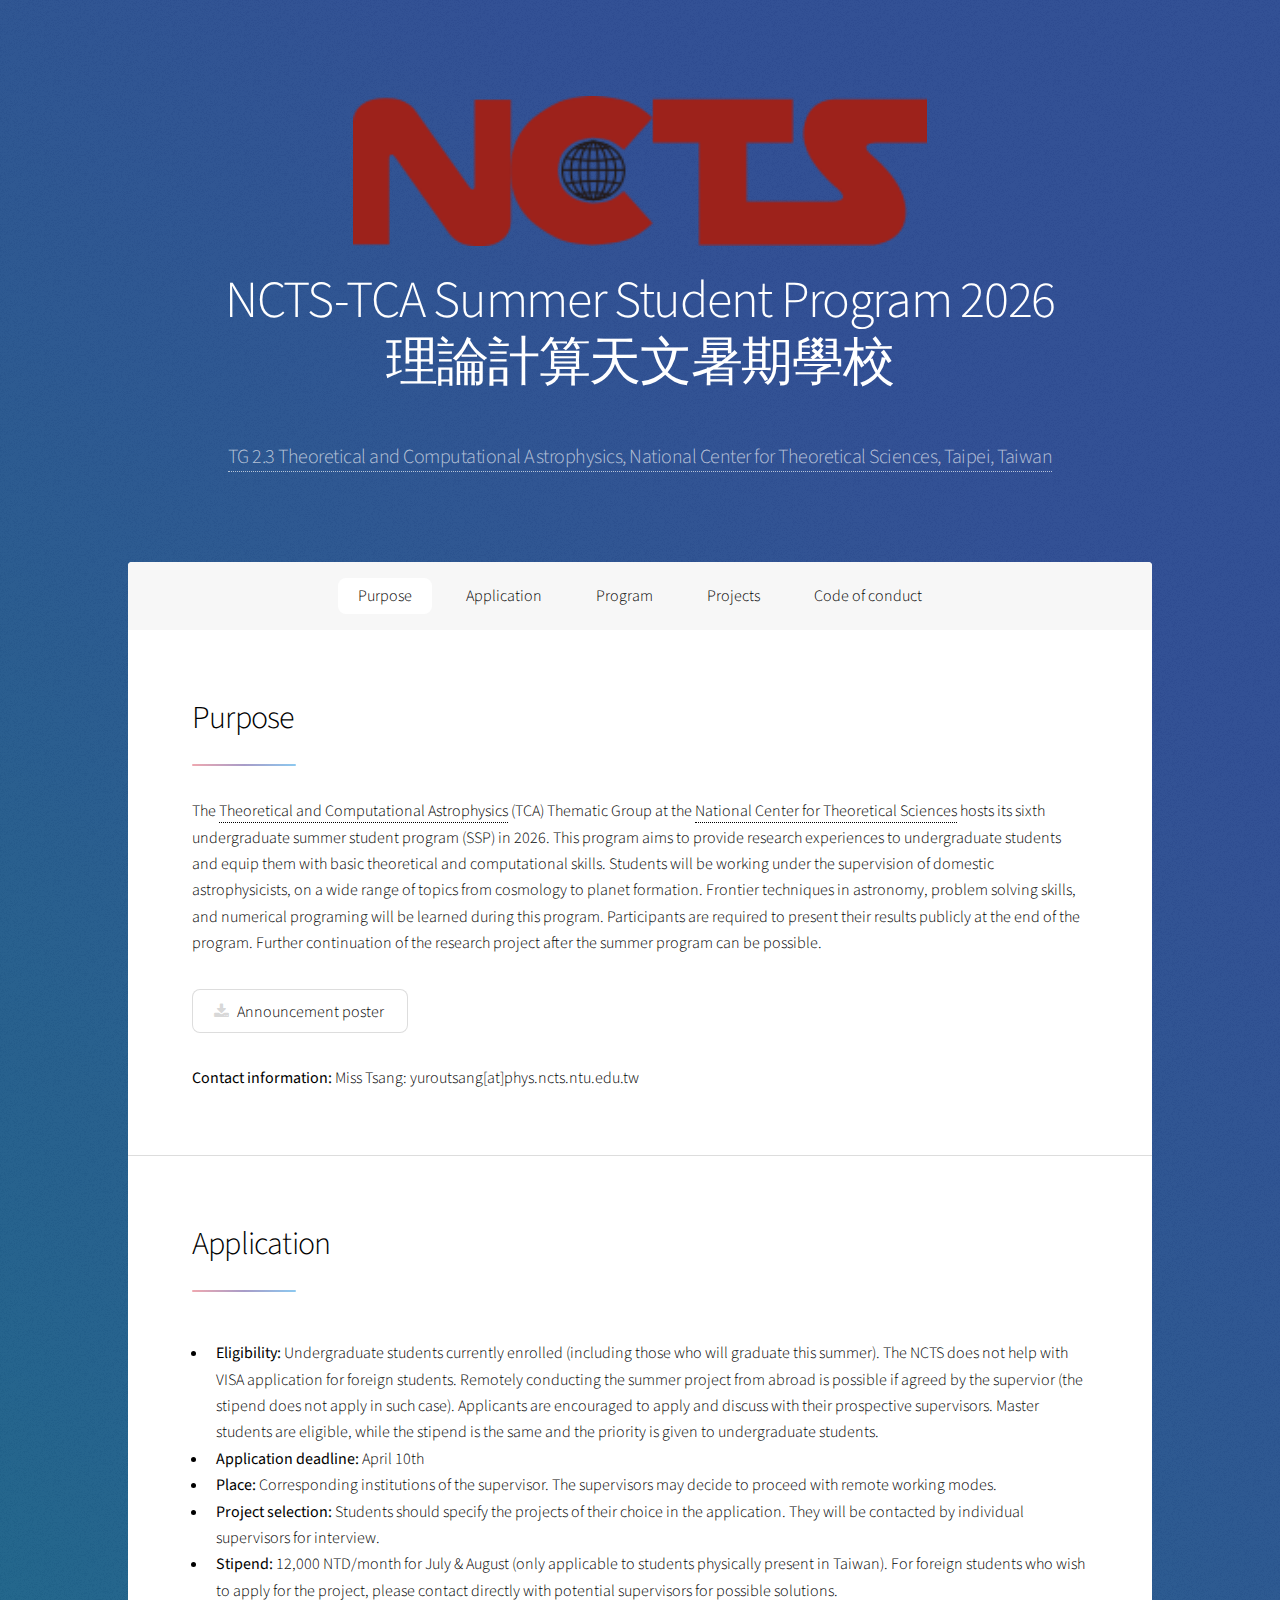
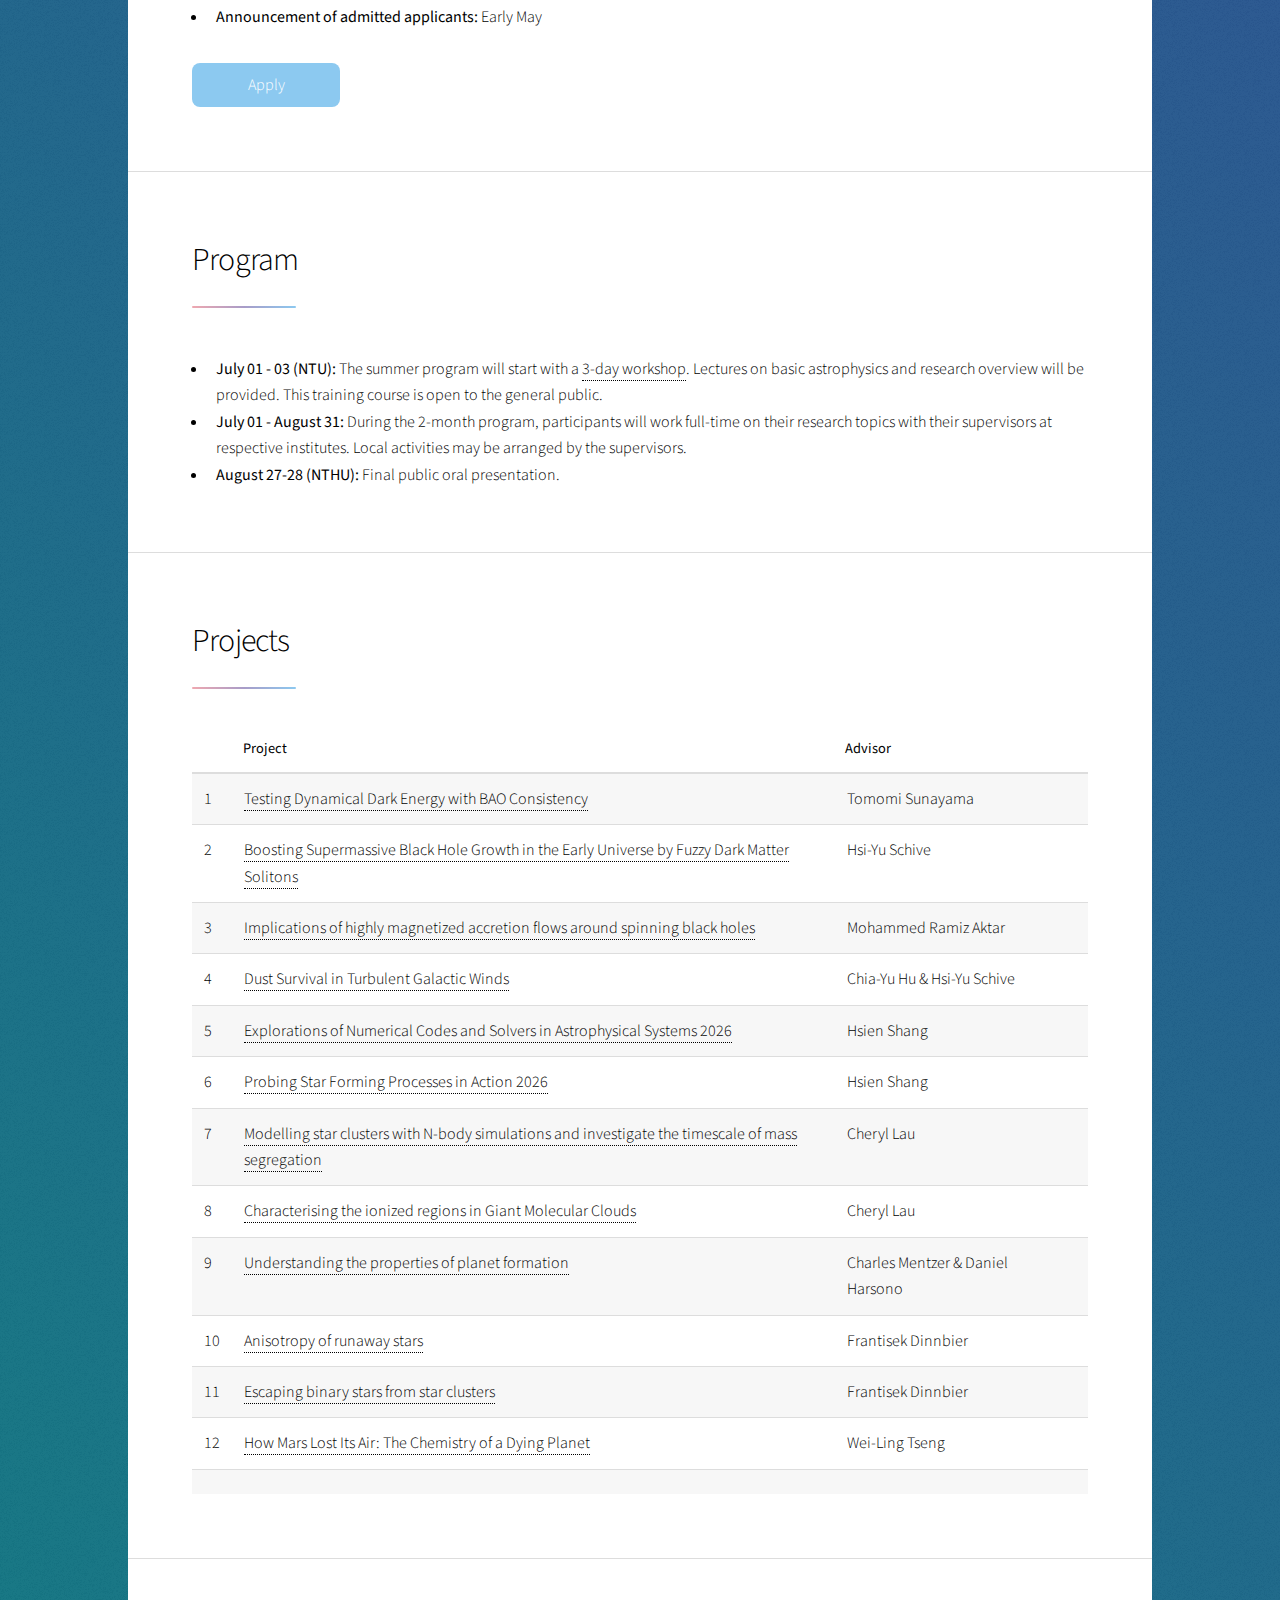
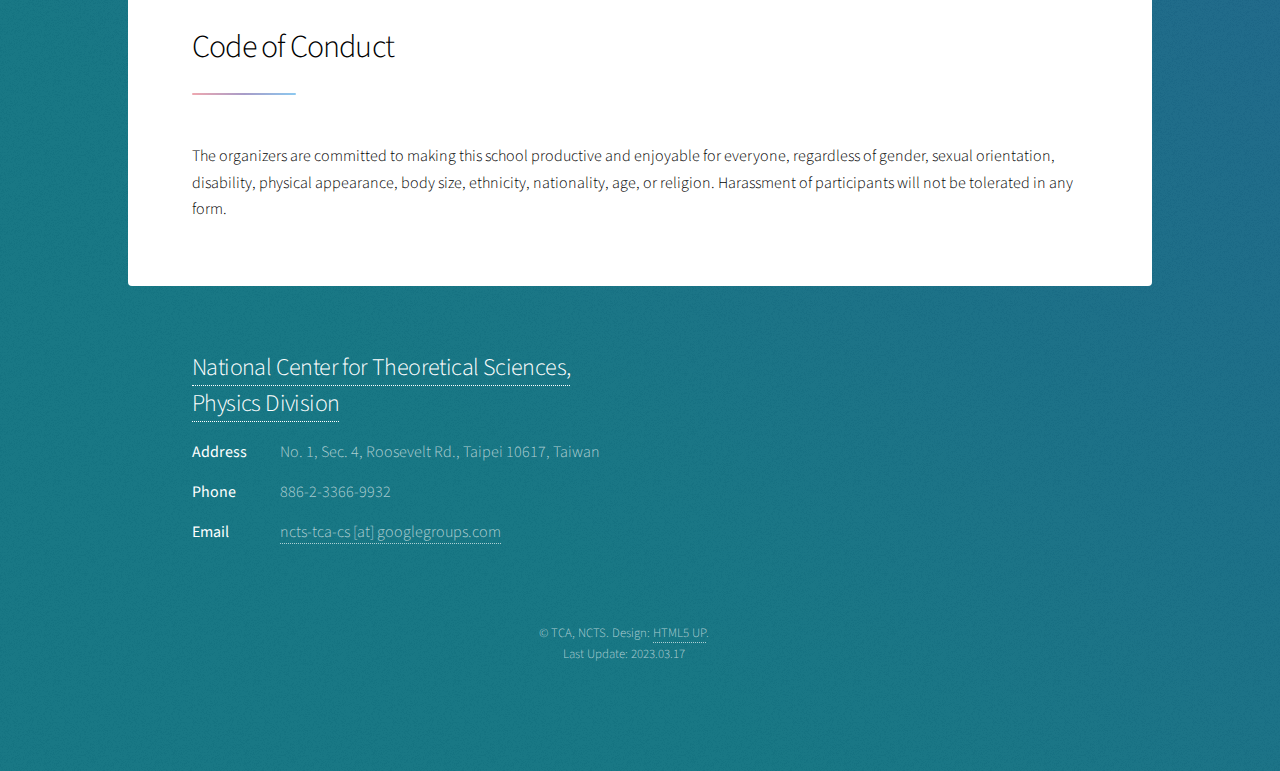
<file: events/202607-tcassp/index.html>
<!DOCTYPE HTML>
<!--
	Stellar by HTML5 UP
	html5up.net | @ajlkn
	Free for personal and commercial use under the CCA 3.0 license (html5up.net/license)

    modification: K.-C. Pan 2019.01.05
    modification: K.-C. Pan 2019.07.30
-->
<html>
	<head>
		<title>Theoretical and Computational Astrophysics Summer Student Program</title>
		<meta charset="utf-8" />
		<meta name="viewport" content="width=device-width, initial-scale=1, user-scalable=no" />
        <link rel="fav icon" href="./images/favicon.ico" type="image/x-icon"/>
		<link rel="stylesheet" href="assets/css/main.css" />
		<noscript><link rel="stylesheet" href="assets/css/noscript.css" /></noscript>
	</head>
	<body class="is-preload">

		<!-- Wrapper -->
			<div id="wrapper">

				<!-- Header -->
                <header id="header" class="alt">
                    <span class="logo"><img src="images/logo_ncts.png" alt="" height="150"/></span>
                    <h1>NCTS-TCA Summer Student Program 2026<br>
                    理論計算天文暑期學校</h1>
                    <p><a href="https://nctstca.github.io/index.html" target="_blank "><br>
                    TG 2.3 Theoretical and Computational Astrophysics, National Center for Theoretical Sciences, Taipei, Taiwan</a></p>
                </header>

				<!-- Nav -->
                <nav id="nav">
                    <ul>
                        <li><a href="#purpose" class="active">Purpose</a></li>
                        <li><a href="#application">Application</a></li>
                        <li><a href="#program">Program</a></li>
<!--                        <li><a href="#presentation">Presentation</a></li>-->
<!--                        <li><a href="workshop.html">Workshop</a></li>-->
                        <li><a href="#projects">Projects</a></li>
                        <li><a href="#code">Code of conduct</a></li>
                    </ul>
                </nav>

				<!-- Main -->
                <div id="main">

                    <section id="purpose" class="main">
                        <div class="spotlight">
                            <div class="content">
                                <header class="major">
                                    <h2>Purpose</h2>
                                </header>
                                <p>The <a href="https://nctstca.github.io/index.html" target="_blank">Theoretical and Computational Astrophysics</a> (TCA) Thematic Group at the <a href="https://phys.ncts.ntu.edu.tw/" target="_blank">National Center for Theoretical Sciences</a> hosts its sixth undergraduate summer student program (SSP) in 2026. This program aims to provide research experiences to undergraduate students and equip them with basic theoretical and computational skills. Students will be working under the supervision of domestic astrophysicists, on a wide range of topics from cosmology to planet formation. Frontier techniques in astronomy, problem solving skills, and numerical programing will be learned during this program. Participants are required to present their results publicly at the end of the program. Further continuation of the research project after the summer program can be possible. </p>
                                <p> <a href="poster_TCA_SSP_2026.pdf" class="button icon fa-download" target="_blank">Announcement poster</a></p>

                                <p><b>Contact information: </b>Miss Tsang: yuroutsang[at]phys.ncts.ntu.edu.tw</p>
                            </div>
                        </div>
                    </section>
                    <section id="application" class="main">
                        <div class="major">
                            <div class="content">
                                <header class="major">
                                    <h2>Application</h2>
                                </header>
                                <ul>
                                    <li><b>Eligibility:</b> Undergraduate students currently enrolled (including those who will graduate this summer). The NCTS does not help with VISA application for foreign students. Remotely conducting the summer project from abroad is possible if agreed by the supervior (the stipend does not apply in such case). Applicants are encouraged to apply and discuss with their prospective supervisors.  Master students are eligible, while the stipend is the same and the priority is given to undergraduate students. </li>
                                    <li><b>Application deadline:</b> April 10th
<!--                                        <s>March 29th </s>-->
<!--                                        <font color="red"> Extended to May 7st, 2023</font>-->
                                    </li>
                                    <li><b>Place:</b> Corresponding institutions of the supervisor. The supervisors may decide to proceed with remote working modes.</li>
                                    <li><b>Project selection:</b> Students should specify the projects of their choice in the application. They will be contacted by individual supervisors for interview.</li>
                                    <li><b>Stipend:</b> 12,000 NTD/month for July &#38; August (only applicable to students physically present in Taiwan). For foreign students who wish to apply for the project, please contact directly with potential supervisors for possible solutions.</li>
                                    <li><b>Announcement of admitted applicants:</b>
                                        Early May
<!--                                        Announcement of the application results have been communicated.-->
                                    </li>
                                </ul>

                                <ul class="actions">
                                    <li><a href="https://forms.gle/EVUeCjaW1Z4uy5Hr9" target="_blank "class="button primary">Apply</a></li>
                                </ul>
                            </div>
                        </div>
                    </section>

                    <section id="program" class="main">
                        <header class="major">
                            <h2>Program</h2>
                        </header>

                        <ul>
                            <li><b>July 01 - 03 (NTU):</b> The summer program will start with a
<!--                                3-day workshop-->
                                <a href="workshop.html" target="_blank ">3-day workshop</a>. Lectures on basic astrophysics and research overview will be provided.
<!--                            The workshop will be announced a few weeks before the beginning of the SSP.-->
                                This training course is open to the general public.</li>
                            <li><b>July 01 - August 31:</b> During the 2-month program, participants will work full-time on their research topics with their supervisors at respective institutes. Local activities may be arranged by the supervisors.</li>
                            <li><b>August 27-28 (NTHU):</b> Final public oral presentation.</li>
                        </ul>
                    </section>

<!--                    <section id="presentation" class="main">-->
<!--                        <header class="major">-->
<!--                            <h2>Final Presentation</h2>-->
<!--                        </header>-->
<!--                        <span class="image fit"><img src="images/presentation_schedule.png" alt="" />-->
<!--                        <p>All summer students will be asked to give a final presentation on their projects at the end of the programm.-->
<!--                        </p>-->

                            

                    </section>
                    <section id="projects" class="main">
                        <header class="major">
                            <h2>Projects</h2>
                        </header>

                        <div class="table-wrapper">
                            <script src="https://ajax.googleapis.com/ajax/libs/jquery/2.1.1/jquery.min.js"></script>
                            <table>
                                <thead>
                                    <tr>
                                        <th></th>
                                        <th>Project</th>
                                        <th>Advisor</th>
                                        <td><div class="info">Details</div></td>
                                    </tr>
                                </thead>
                                <tbody>
                                    <tr>
                                        <td>1</td>
                                        <td><a>Testing Dynamical Dark Energy with BAO Consistency</a></td>
                                        <td>Tomomi Sunayama</td>
                                        <td><div class="info">
                                                <p>Recent combined analyses of Planck, DESI, and Type Ia supernovae suggest that a dynamical dark energy model may fit current data better than ΛCDM. If dark energy evolves with time, it modifies the cosmic expansion history and therefore the inferred distance scale.<br>
                                                In this project, we will perform a stringent internal consistency test using the Baryon Acoustic Oscillation (BAO) standard ruler. Assuming the best-fit dynamical dark energy model from DESI, the student will examine whether the BAO peak location remains self-consistent across redshift — i.e., whether the inferred BAO scaling parameter is consistent with unity when distances are computed within the model.<br>
                                                The student will:<br>
                                                * Recompute cosmological distances under ΛCDM and dynamical dark energy models<br>
                                                * Evaluate the BAO scaling parameter as a function of redshift<br>
                                                * Quantify any residual shifts and assess their implications<br>
                                                This project directly probes whether current hints of evolving dark energy represent a physically consistent cosmological model.
                                                </p>
                                                <strong>Pre-requisites: </strong>Strong programming skills in python<br>
                                                <strong>Keywords: </strong>Cosmology, Dark Energy, Large Scale Structure<br>
                                                <strong>Location: </strong>ASIAA/NTU or remote
                                            </div></td>
                                    </tr>
                                    <tr>
                                        <td>2</td>
                                        <td><a>Boosting Supermassive Black Hole Growth in the Early Universe by Fuzzy Dark Matter Solitons</a></td>
                                        <td>Hsi-Yu Schive</td>
                                        <td><div class="info">
                                            <p>
                                            The discovery of supermassive black holes in the early Universe challenges existing black hole formation models. Ultradense solitonic cores predicted in fuzzy dark matter offer a potential solution to this timing problem. Building on the proof-of-concept study of <a href="https://journals.aps.org/prl/abstract/10.1103/PhysRevLett.134.051402" target="_blank ">Chiu et al. (PRL 2025)</a>, this project will investigate whether the proposed soliton-driven accretion-boosting mechanism remains effective when key baryonic processes, such as turbulence, radiative cooling, and active galactic nucleus feedback, are included self-consistently. We will conduct three-dimensional hydrodynamic simulations using the multi-GPU-accelerated adaptive mesh refinement code <a href="https://github.com/gamer-project/gamer" target="_blank ">GAMER</a>.<br>

                                            This project has strong potential to lead to publication in a top-tier journal. However, achieving this goal will require sustained effort beyond the two-month summer program. Students who are highly motivated and interested in continuing beyond the summer are especially encouraged to apply; additional details will be discussed during the interview.
                                            </p>
                                            <strong>Pre-requisites: </strong>Calculus; Basic knowledge of C and Python<br>
                                            <strong>Keywords: </strong>Dark Matter, Supermassive Black Holes, Numerical Simulations<br>
                                            <strong>Location: </strong>NTU or remote
                                            </div></td>
                                    </tr>
                                    <tr>
                                        <td>3</td>
                                        <td><a>Implications of highly magnetized accretion flows around spinning black holes</a></td>
                                        <td>Mohammed Ramiz Aktar</td>
                                        <td><div class="info">
                                            <p>
                                            The accretion process onto black holes is one of the most powerful phenomena in the universe. Black hole systems often exhibit jets and outflows. To understand how these jets are ejected from black holes, we need to study the accretion process in detail. Over the years, various accretion disk models have been proposed. Recently, a significant accretion state known as the "magnetically arrested disk (MAD)" has gained attention. Observations of M87 and Sgr A* by the Event Horizon Telescope (EHT) collaboration have underscored the significance of the MAD state. It has been suggested that the accretion flow around these two black holes, which are active galactic nuclei (AGNs), is in the MAD state, based on comparisons between radio images and post-processed General Relativistic Magnetohydrodynamic (GRMHD) simulations. In this project, the student will carry out simulations using publicly available PLUTO code.<br>

                                            The objectives of this project are:<br>

                                            1. To run the simulation code, analyze the data, and interpret the results.<br>

                                            2. To understand the accretion process around black holes.<br>

                                            3. To explore the possible applications of the simulation results to black hole sources.<br>

                                            4. Successful completion of the project will lead to publication.
                                            </p>
                                            <strong>Pre-requisites: </strong>Understanding basic black hole physics, accretion flows, fluid dynamics, magnetohydrodynamics, and basic programming (e.g., Python, C, C++).<br>
                                            <strong>Keywords: </strong>Accretion; Black hole physics; Magnetohydrodynamics; Radiative magnetohydrodynamics; Relativistic jets; Supermassive black holes<br>
                                            <strong>Location: </strong>ASIAA/NTU
                                            </div></td>
                                    </tr>
                                    <tr>
                                        <td>4</td>
                                        <td><a>Dust Survival in Turbulent Galactic Winds</a></td>
                                        <td>Chia-Yu Hu &#38; Hsi-Yu Schive</td>
                                        <td><div class="info">
                                            <p>
                                            Recent JWST observations have captured highly structured, multiphase galactic winds in unprecedented detail. Yet, the presence of cold, dusty gas within these high-velocity outflows remains a puzzle. The observed near-constant dust-to-gas ratio contradicts current theoretical models, which suggest that dust should be rapidly destroyed by thermal sputtering. To address this, this project zooms in on the cloud-wind interface to uncover how dust survives in turbulent mixing layers. Utilizing the unique power of the hybrid CPU-GPU code <a href="https://github.com/gamer-project/gamer" target="_blank ">GAMER</a>, we will run high-resolution hydrodynamical simulations coupled with dust sputtering to resolve the entire turbulent inertial range all the way down to the conduction scale. This project offers students the chance to tackle a frontier research problem and gain crucial insights into the resilience of dust in galactic winds.
                                            </p>
                                            <strong>Pre-requisites: </strong>General astronomy; basic knowledge of Python, C, and Linux<br>
                                            <strong>Keywords: </strong>Hydrodynamical simulations; turbulent mixing; dust evolution<br>
                                            <strong>Location: </strong>NTU
                                            </div></td>
                                    </tr>
                                    <tr>
                                        <td>5</td>
                                        <td><a>Explorations of Numerical Codes and Solvers in Astrophysical Systems 2026</a></td>
                                        <td>Hsien Shang</td>
                                        <td><div class="info">
                                            <p>
                                            Task Description and Goals<br>

                                            We develop hydrodynamic and magnetohydrodynamic codes and solvers for astrophysical problems in the ASIAA CompAS project. We invite students to explore and validate state-of-the-art numerical codes and solvers based on fundamental numerical methods and physics that are currently being developed, commissioned, and deployed. These codes and solvers range from Newtonian to General Relativistic regimes, covering young stars to black holes. The students will gain hands-on experience testing the accuracy and performance of numerical methods for HD, MHD, and particle problems, using them to validate and benchmark their results.<br>


                                            We seek highly motivated students interested in numerical methods, code development techniques, scientific verification, potential applications, and the exploration and use of machine learning/AI approaches. Actual projects will be assigned commensurate with students' academic background, preparation, and readiness. The experiences gained will be highly valuable for future career development in science, engineering, computing, astronomy, and astrophysics.<br>


                                            Student Opportunity: Explorations of Numerical Codes and Solvers in Astrophysical Systems<br>
                                            The Computational Astrophysical Sciences (CompAS) group invites applications for an exciting student opportunity to explore and validate cutting-edge numerical codes and solvers designed for astrophysical systems. This program offers hands-on experience in computational astrophysics, focusing on hydrodynamics (HD), magnetohydrodynamics (MHD), and particle-based simulations, spanning Newtonian to General Relativistic regimes.<br>


                                            You will<br>

                                            Work with state-of-the-art numerical methods and physics-based solvers under active development.<br>
                                            Engage in projects covering astrophysical phenomena such as young stars, black holes, and plasma physics.<br>
                                            Test and benchmark the performance of advanced numerical methods for HD, MHD, and particle problems.<br>
                                            Explore emerging fields such as machine learning (ML) and artificial intelligence (AI) applications in computational astrophysics.<br>
                                            Tailored project assignments based on academic background and readiness.<br>

                                            You will<br>

                                            Gain valuable numerical methods, code development, and scientific verification skills.<br>
                                            Build a strong foundation for science, engineering, computing, or astrophysics research careers. Collaborate with leading scientists at ASIAA.<br>
                                            </p>
                                            <strong>Pre-requisites: </strong>Fourth year in college or above; students with advanced mathematics and numerical skills, Master's or beginning PhD level.<br>
                                            <strong>Keywords: </strong>Computational fluid dynamics, computational astrophysics, Numerical Astrophysics, numerical algorithms, code development, micro-physics, subgrid models, AI, Machine Learning<br>
                                            <strong>Location: </strong>NTU campus/remote
                                            </div></td>
                                    </tr>
                                    <tr>
                                        <td>6</td>
                                        <td><a>Probing Star Forming Processes in Action 2026</a></td>
                                        <td>Hsien Shang</td>
                                        <td><div class="info">
                                            <p>
                                            Task Description and Goals<br>

                                            The origins of planetary systems like our own have intrigued generations to investigate the underlying astrophysical mechanisms of formation. With the recent advances in observational facilities and high-performance computing capabilities, we enter an unprecedented era leaping toward a better understanding of how sun-like stars form in high spatial and temporal resolution.<br>


                                            We study young stellar objects and their formation processes using theoretical, computational, and observational methods--where theory meets observation. We develop state-of-the-art simulation codes and use high-performance computing techniques to model complex astrophysical processes. We develop diagnostic approaches in hydrodynamics, magnetohydrodynamics, radiative transfer, and chemical evolution modeling of the intricate dynamical evolution. In particular, we focus on the active physical processes operating simultaneously with the ongoing formation and evolution of the envelopes, protoplanetary disks, and powerful jets and outflows occurring in the earliest phases of the lifetimes of sun-like stars.<br>

                                            For more details, please visit our group site: CHARMS Group Page.
                                            We look for highly motivated students interested in foundational physics and astrophysics, numerical methods, computational and analytical tools, code development techniques, radiative diagnostics, and their applications to star-formation problems that are under active investigation and development. Depending on the participating students' background knowledge and experience, various hands-on experiences in code development, numerical simulation, modeling, or observational diagnostic comparisons could be arranged. Starting in 2025, we will incorporate machine learning and AI-accelerated automation into our development pipelines.<br>


                                            Are you fascinated by the birth of stars and planetary systems? Join us in unraveling the mysteries of stellar formation using cutting-edge computational methods, theories, and observational techniques. You will be exploring the frontiers of astrophysical research from multidisciplinary perspectives.
                                        </p>
                                            <strong>Pre-requisites: </strong>Good working knowledge of programming languages, in Python or C/C++ Strong college-level physics, chemistry, applied mathematics, or numerical methods background is a prerequisite. Fluency in English--reading, writing, and oral communication--is required. Knowledge and usage of interactive visualization software and tools Knowledge of Machine Learning or AI Techniques Passion, diligence, and curiosity.<br>
                                            <strong>Keywords: </strong>Star and Planet Formation, Origins of Solar System, Dust, Meteorites, JWST, ALMA, Collapse, accretion, outflows, winds, jets, disks, pseudodisks, envelopes, magnetic field, gravity, turbulence, radiation, chemistry, astrochemistry, Infrared Spectroscopy, Molecular Lines, Machine Learning, Artificial Intelligence<br>
                                            <strong>Location: </strong>NTU campus/Remote
                                            </div></td>
                                    </tr>
                                    <tr>
                                        <td>7</td>
                                        <td><a>Modelling star clusters with N-body simulations and investigate the timescale of mass segregation</a></td>
                                        <td>Cheryl Lau</td>
                                        <td><div class="info">
                                            <p>
                                            Stars are often born in clusters as they condense out from the molecular clouds. These stars are by no means stationary. Previous research showed that the complex interaction between the stars crucially determines their mass distributions and their multiplicity (e.g. binary pairs). One important aspect revealed by observations is that the most massive stars tend to lie at the centre of the clusters, whereas the lower mass stars tend to lie at the edge - a phenomenon known as "mass segregation". There is an ongoing debate about whether the massive stars have formed at the centre at birth (Bonnell & Davies 1998), or if they've formed somewhere else but migrated towards the centre via N-body interaction (Guszejnov et al. 2022). This problem is of significant importance to the theory of star formation.<br>

                                            This project will involve using (or developing) a simple N-body code to simulate stellar dynamics in clusters. The goal is to investigate the shortest possible time for stars in clusters to organise themselves, from which we could infer the likelihood of dynamical mass segregation during the early stages of stellar evolution.<br>

                                            References:<br>
                                            Bonnell I. A., Davies M. B., 1998, MNRAS, 295, 691<br>
                                            Guszejnov D., Markey C., Offner S. S. R., et al., 2022, MNRAS, 515, 167
                                            </p>
                                            <strong>Pre-requisites: </strong>Programming skills are required. Fortran and/or Python are preferred. <br>
                                            <strong>Keywords: </strong>Stellar clusters, N-body simulation, numerical simulation <br>
                                            <strong>Location: </strong>NTU or NTNU
                                            </div></td>
                                    </tr>
                                    <tr>
                                        <td>8</td>
                                        <td><a>Characterising the ionized regions in Giant Molecular Clouds</a></td>
                                        <td>Cheryl Lau</td>
                                        <td><div class="info">
                                            <p>
                                            Massive stars born in Giant Molecular Clouds (GMCs) are the largest sources of energy and momentum in the interstellar medium (ISM). Throughout their lifetime, they release energy in the form of stellar winds, ionizing radiation, jets and supernovae, which we collectively call "stellar feedback". In particular, the ionizing radiation can heat up the ISM to 10^4 K and significantly impact the star formation activity in the cloud (e.g. Walch et al. 2012, Dale et al. 2007). It was also found in previous research that the shape of these feedback bubbles largely determines their ability to perturb the ISM.<br>

                                            The goal of this project is to characterise the morphologies (shapes) and structures of the ionized regions around the massive stars. The student will be provided with the datasets produced from hydrodynamical simulations of GMCs. Your job is to analyse the feedback-impacted regions, and possibly come up with methods to quantify their morphologies.<br>

                                            References:<br>
                                            Dale J. A., Bonnell I. A., Whitworth A. P., 2007, MNRAS, 375, 1291<br>
                                            Walch S. K. Whitworth A. P., Bisbas T., et al., 2012, MNRAS, 427, 625
                                            </p>
                                            <strong>Pre-requisites: </strong>Python programming skills are required.<br>
                                            <strong>Keywords: </strong>Molecular clouds, stellar feedback, photoionization, numerical simulation<br>
                                            <strong>Location: </strong>NTU or NTNU
                                            </div></td>
                                    </tr>
                                    <tr>
                                        <td>9</td>
                                        <td><a> Understanding the properties of planet formation</a></td>
                                        <td>Charles Mentzer &#38; Daniel Harsono</td>
                                        <td><div class="info">
                                            <p>
                                            Protoplanetary disks are the birthplaces of planets and organic material. Their
                                            vertical structure regulates how radiation, dust, and chemistry interact to shape
                                            the environments in which planets form. In edge-on disks, this vertical structure
                                            can be directly observed, providing a unique opportunity to study how material
                                            is processed as a function of height above the disk midplane. The project sits at the intersection of astrochemistry, radiative transfer, and planet-forming disks and will directly contribute to ongoing research aimed at linking disk physical structure to the chemical processing of organic material.
                                            This project will investigate the emission of dust irradiation and disk surface
                                            chemistry using spatially resolved infrared observations from the James Webb
                                            Space Telescope (JWST). The student will combine these observations with two-
                                            dimensional radiative transfer models and Bayesian analysis to retrieve
                                            physical properties of these disks.
                                            </p>
                                            <strong>Pre-requisites: </strong>Python knowledge, Physics/Astronomy Undergraduate<br>
                                            <strong>Keywords: </strong>Astrochemistry, Radiative transfer, Planet-forming, Dust, Radiative transfer, and Bayesian analysis<br>
                                            <strong>Location: </strong>NTHU/remote
                                            </div></td>
                                    </tr>
                                    <tr>
                                        <td>10</td>
                                        <td><a>Anisotropy of runaway stars</a></td>
                                        <td>Frantisek Dinnbier</td>
                                        <td><div class="info">
                                            <p>
                                            Young star clusters eject massive stars of spectral types O and B at considerable
                                            speeds (several tens to hundreds km/s).  These stars, which are called runaway stars,
                                            are produced in close dynamical encounters containing three and more stars.  Previous
                                            theoretical studies indicate that most runaway stars are produced in encounters
                                            with a single binary star at the cluster centre.  Independently, it was shown that
                                            scattering experiments on binary stars tend to eject stars preferentially in the plane
                                            of the binary orbit instead of isotropically.  This implies that runaway stars might
                                            be preferentially ejected along the orbital plane of the most massive binary star in
                                            the cluster.  Concentration of runaway stars within a planar structure might explain
                                            some of the peculiarities reported by the Gaia mission.<br>

                                            The student will test the possible correlation between escape directions of runaway
                                            stars produced inside a particular cluster and the orbital plane of the most massive
                                            binary star inside the cluster.  The study will be performed on numerical models of
                                            open star clusters, which are already available (they were calculated for the purpose
                                            of another project).
                                            </p>
                                            <strong>Pre-requisites: </strong>Undergraduate students in physics (astronomy is an advantage, but not necesity), basics in python are welcome<br>
                                            <strong>Keywords: </strong>Star clusters, runaway stars, binary stars, stellar dynamics<br>
                                            <strong>Location: </strong>NTNU or remote
                                            </div></td>
                                    </tr>
                                    <tr>
                                        <td>11</td>
                                        <td><a>Escaping binary stars from star clusters</a></td>
                                        <td>Frantisek Dinnbier</td>
                                        <td><div class="info">
                                            <p>
                                            Open star clusters are dense systems where stars gravitationally interact with each
                                            other.  Interactions between massive stars can be particularly strong, often causing some
                                            of the massive stars to be ejected from the cluster at speeds of tens to hundreds km/s.
                                            Both observations and numerical studies demonstrate that up to 40% of the ejected
                                            stars have a companion; they are actually binary stars.  Since the ejection from the
                                            cluster was caused by a hard interaction, it is possible that the orbital plane of
                                            the ejected stars preserves its orientation relative to the cluster; in other words,
                                            all the binaries ejected from a particular cluster might be similarly oriented.<br>

                                            Based on present numerical models, the student will measure the orientation of
                                            the orbital planes of escaping stars relative to the direction to the cluster which
                                            ejected the stars.  Then, the student will discuss possible relationship between these
                                            two quantities.
                                            </p>
                                            <strong>Pre-requisites: </strong>Undergraduate students in physics (astronomy is an advantage, but not necesity), basics in python are welcome<br>
                                            <strong>Keywords: </strong>Star clusters, runaway stars, binary stars, stellar dynamics<br>
                                            <strong>Location: </strong>NTNU or remote
                                            </div></td>
                                    </tr>
                                    <tr>
                                        <td>12</td>
                                        <td><a>How Mars Lost Its Air: The Chemistry of a Dying Planet</a></td>
                                        <td>Wei-Ling Tseng</td>
                                        <td><div class="info">
                                            <p>
                                            Mars was once a blue world with a thick atmosphere, but today it is a cold, red desert. Where did the air go? The answer is hidden in the Martian ionosphere—a high-altitude chemical laboratory where solar radiation transforms gas into reactive plasma.<br>

                                            In this project, you will act as a planetary detective solving the diffusion equations to simulate the complex "chemical engine" driving atmospheric escape. You’ll track how ions like O2+ and CO2+ react under the influence of mysterious crustal magnetic fields and solar wind forcing.<br>

                                            By comparing your models to real data from the spacecraft data, you will help decode how chemistry dictates the life and death of a planet. Join us to explore the edge of space and solve the mystery of the Red Planet’s evolution!
                                            </p>
                                            <strong>Pre-requisites: </strong>English/Reading Skill, Programming <br>
                                            <strong>Keywords: </strong>Mars, Atmospheric Evolution<br>
                                            <strong>Location: </strong>NTNU
                                            </div></td>
                                    </tr>
                                    <tr>
                                        <td colspan="2"><div class="close"><a>close all</a></div></td>
                                        <td> </td>
                                        <td><div class="info"></div></td>
                                    </tr>
                                </tbody>
                                <tfoot>
                                </tfoot>
                            </table>
                        </div>
                                
                    </section>
							<section id="code" class="main">
								<header class="major">
									<h2>Code of Conduct</h2>
								</header>

                                <p>
                                The organizers are committed to making this school productive and enjoyable for everyone, regardless of gender, sexual orientation, disability, physical appearance, body size, ethnicity, nationality, age, or religion. Harassment of participants will not be tolerated in any form. 
                                </p>

							</section>
					</div>

				<!-- Footer -->
					<footer id="footer">
<!--                        <section>-->
<!--                            <h2>How to get here</h2>-->
<!--                            <dd><a href="https://goo.gl/maps/YUc4TjpSyVLuuBJW8" class="icon fa-map-marker"> R521, General Building II, NTHU, No. 101, Section 2, Kuang-Fu Road, Hsinchu, Taiwan</a>-->
<!--                            <a href="http://www.astr.nthu.edu.tw/files/11-1276-14572.php?Lang=en" target="_blank">or see instruction here</a></dd>-->
<!--                        </section>-->
						<section>
                            <h2><a href="https://phys.ncts.ntu.edu.tw/" target="_blank">National Center for Theoretical Sciences, Physics Division</a></h2>
<!--                            <h2><a href="https://nctstca.github.io/index.html">TG 2.3 Theoretical and Computational Astrophysics</a></h2>-->
                            <dl class="alt">
                                <dt>Address</dt>
                                <dd>No. 1, Sec. 4, Roosevelt Rd., Taipei 10617, Taiwan</dd>
                                <dt>Phone</dt>
<!--                                <dd>886-2-3366-5120-3</dd>-->
<!--                                <dt>Fax</dt>-->
                                <dd>886-2-3366-9932</dd>
                                <dt>Email</dt>
                                <dd><a href="mailto:ncts-tca-cs@googlegroups.com">ncts-tca-cs [at] googlegroups.com</a></dd>
                            </dl>
						</section>
<!--                        <a href="" class="image center"><img src="images/support.png" alt="" height="90"></a>-->
                        <p class="copyright">&copy; TCA, NCTS. Design: <a href="https://html5up.net" target="_blank">HTML5 UP</a>.
                        <br>Last Update: 2023.03.17</p>
					</footer>

			</div>

		<!-- Scripts -->
			<script src="assets/js/jquery.min.js"></script>
			<script src="assets/js/jquery.scrollex.min.js"></script>
			<script src="assets/js/jquery.scrolly.min.js"></script>
			<script src="assets/js/browser.min.js"></script>
			<script src="assets/js/breakpoints.min.js"></script>
			<script src="assets/js/util.js"></script>
			<script src="assets/js/main.js"></script>

	</body>
</html>
</file>
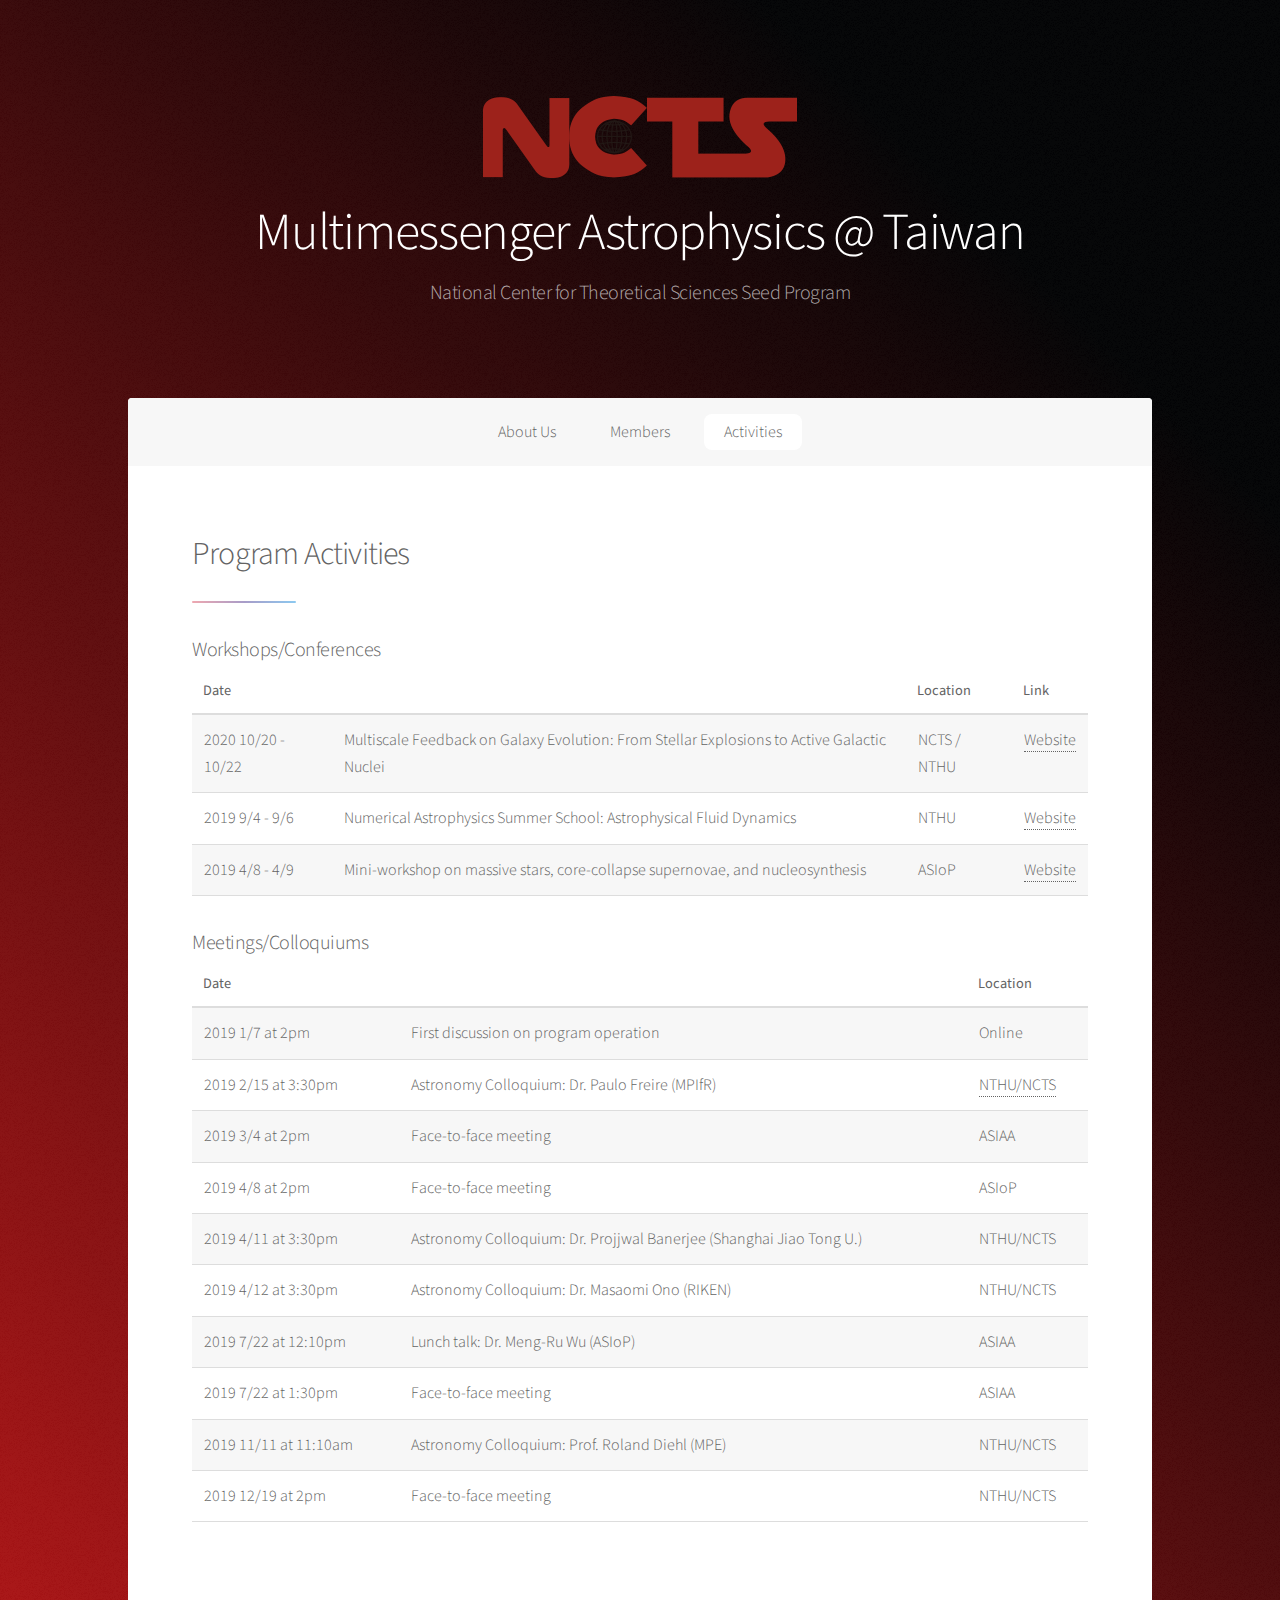
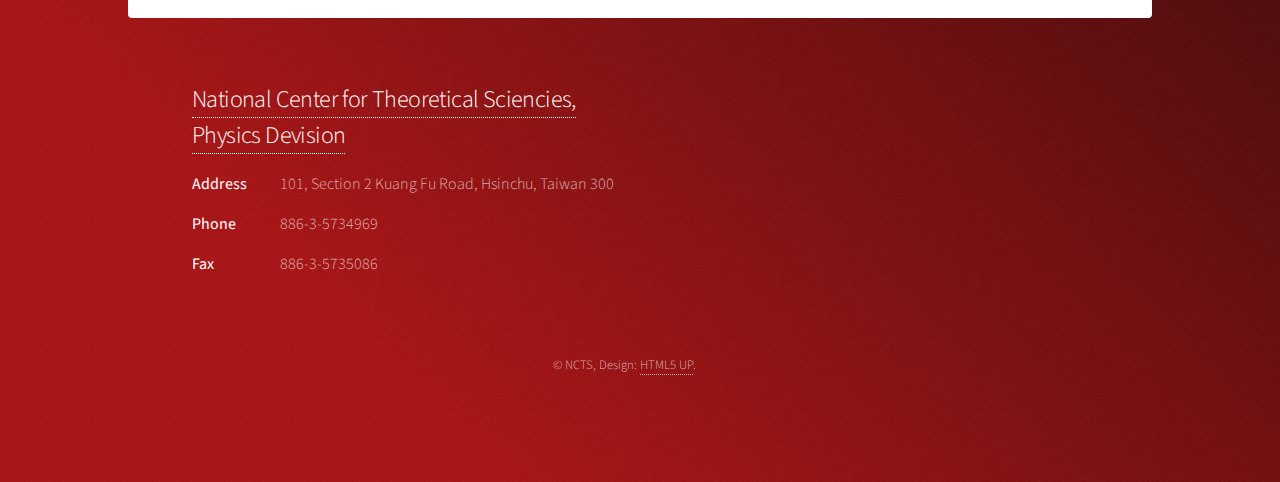
<file: activities.html>
<!DOCTYPE HTML>
<!--
	Stellar by HTML5 UP
	html5up.net | @ajlkn
	Free for personal and commercial use under the CCA 3.0 license (html5up.net/license)

    Modified by Kuo-Chuan Pan @ NTHU

-->
<html>
	<head>
		<title>Multimessenger Astrophysics</title>
		<meta charset="utf-8" />
        <link rel="fav icon" href="./images/pan_favicon.ico" type="image/x-icon"/>
        <link rel="apple-touch-icon" href="./images/pan-iphone-194.png"/>
		<meta name="viewport" content="width=device-width, initial-scale=1, user-scalable=no" />
		<link rel="stylesheet" href="assets/css/main.css" />
		<noscript><link rel="stylesheet" href="assets/css/noscript.css" /></noscript>
	</head>
	<body class="is-preload">

<!--
              .__   __  .__                                                                 
  _____  __ __|  |_/  |_|__| _____   ____   ______ ______ ____   ____    ____   ___________ 
 /     \|  |  \  |\   __\  |/     \_/ __ \ /  ___//  ___// __ \ /    \  / ___\_/ __ \_  __ \
|  Y Y  \  |  /  |_|  | |  |  Y Y  \  ___/ \___ \ \___ \\  ___/|   |  \/ /_/  >  ___/|  | \/
|__|_|  /____/|____/__| |__|__|_|  /\___  >____  >____  >\___  >___|  /\___  / \___  >__|   
      \/                         \/     \/     \/     \/     \/     \//_____/      \/       
                 __                       .__                 .__                           
_____    _______/  |________  ____ ______ |  |__ ___.__. _____|__| ____   ______            
\__  \  /  ___/\   __\_  __ \/  _ \\____ \|  |  <   |  |/  ___/  |/ ___\ /  ___/            
 / __ \_\___ \  |  |  |  | \(  <_> )  |_> >   Y  \___  |\___ \|  \  \___ \___ \             
(____  /____  > |__|  |__|   \____/|   __/|___|  / ____/____  >__|\___  >____  >            
     \/     \/                     |__|        \/\/         \/        \/     \/     


2018.12.20 Kuo-Chuan Pan
-->


		<!-- Wrapper -->
			<div id="wrapper">

				<!-- Header -->
					<header id="header" class="alt">
                        <span class="logo"><a href="http://phys.cts.nthu.edu.tw/main.php"><img src="images/logo.png" alt="" /></a></span>
						<h1>Multimessenger Astrophysics @ Taiwan</h1>
                        <p>National Center for Theoretical Sciences Seed Program </p>
					</header>

				<!-- Nav -->
					<nav id="nav">
						<ul>
                            <li><a href="index.html#intro">About Us</a></li>
							<li><a href="index.html#members">Members</a></li>
                            <!--<li><a href="index.html#research">Research</a></li> -->
                            <li><a href="#act" class="active">Activities</a></li>
						</ul>
					</nav>

				<!-- Main -->
					<div id="main">

						<!-- Activities -->
							<section id="act" class="main">
								<div class="spotlight">
									<div class="content">
										<header class="major">
											<h2>Program Activities</h2>
										</header>

                                        <h3>Workshops/Conferences</h3>

										<div class="table-wrapper">
											<table>
												<thead>
													<tr>
														<th>Date</th>
														<th></th>
														<th>Location</th>
                                                        <th>Link</th>
													</tr>
												</thead>
												<tbody>
													<tr>
														<td>2020 10/20 - 10/22</td>
														<td>Multiscale Feedback on Galaxy Evolution: From Stellar Explosions to Active Galactic Nuclei</td>
														<td>NCTS / NTHU</td>
                                                        <td><a href="http://phys.cts.nthu.edu.tw/actnews/content.php?Sn=501" target="_blank">Website</a></td>
													</tr>
													<tr>
														<td>2019 9/4 - 9/6</td>
														<td>Numerical Astrophysics Summer School: Astrophysical Fluid Dynamics</td>
														<td>NTHU</td>
                                                        <td><a href="https://nctsmma.github.io/events/201909-naschool/" target="_blank">Website</a></td>
													</tr>
													<tr>
														<td>2019 4/8 - 4/9</td>
														<td>Mini-workshop on massive stars, core-collapse supernovae, and nucleosynthesis</td>
														<td>ASIoP</td>
                                                        <td><a href="https://nctsmma.github.io/events/201904-miniworkshop/" target="_blank">Website</a></td>
													</tr>
												</tbody>
												<!-- <tfoot>
													<tr>
														<td colspan="2"></td>
														<td></td>
													</tr>
												</tfoot> -->
											</table>
										</div>

                                        <h3>Meetings/Colloquiums</h3>
                                            
										<div class="table-wrapper">
											<table>
												<thead>
													<tr>
														<th>Date</th>
														<th></th>
														<th>Location</th>
													</tr>
												</thead>
												<tbody>
													<tr>
														<td>2019 1/7 at 2pm</td>
														<td>First discussion on program operation</td>
														<td>Online</td>
													</tr>
													<tr>
														<td>2019 2/15 at 3:30pm</td>
														<td>Astronomy Colloquium: Dr. Paulo Freire (MPIfR) </td>
                                                        <td><a href="http://astr.web.nthu.edu.tw/bin/home.php">NTHU/NCTS</a></td>
													</tr>
													<tr>
														<td>2019 3/4 at 2pm</td>
														<td>Face-to-face meeting</td>
														<td>ASIAA</td>
													</tr>
													<tr>
														<td>2019 4/8 at 2pm</td>
														<td>Face-to-face meeting</td>
														<td>ASIoP</td>
													</tr>
													<tr>
														<td>2019 4/11 at 3:30pm</td>
														<td>Astronomy Colloquium: Dr. Projjwal Banerjee (Shanghai Jiao Tong U.)</td>
														<td>NTHU/NCTS</td>
													</tr>
													<tr>
														<td>2019 4/12 at 3:30pm</td>
														<td>Astronomy Colloquium: Dr. Masaomi Ono (RIKEN)</td>
														<td>NTHU/NCTS</td>
													</tr>
													<tr>
														<td>2019 7/22 at 12:10pm</td>
														<td>Lunch talk: Dr. Meng-Ru Wu (ASIoP)</td>
														<td>ASIAA</td>
													</tr>
													<tr>
														<td>2019 7/22 at 1:30pm</td>
														<td>Face-to-face meeting</td>
														<td>ASIAA</td>
													</tr>
													<tr>
														<td>2019 11/11 at 11:10am</td>
														<td>Astronomy Colloquium: Prof. Roland Diehl (MPE)</td>
														<td>NTHU/NCTS</td>
													</tr>
													<tr>
														<td>2019 12/19 at 2pm</td>
														<td>Face-to-face meeting</td>
														<td>NTHU/NCTS</td>
													</tr>
												</tbody>
												<!-- <tfoot>
													<tr>
														<td colspan="2"></td>
														<td></td>
													</tr>
												</tfoot> -->
											</table>
										</div>
									</div>
								</div>
							</section>

					</div>

				<!-- Footer -->
					<footer id="footer">
						<section>
                            <h2><a href="http://phys.cts.nthu.edu.tw/page2/super_pages.php?ID=page207">National Center for Theoretical Sciencies, Physics Devision</a></h2>
							<dl class="alt">
								<dt>Address</dt>
								<dd>101, Section 2 Kuang Fu Road, Hsinchu, Taiwan 300</dd>
								<dt>Phone</dt>
								<dd>886-3-5734969</dd>
								<dt>Fax</dt>
								<dd>886-3-5735086</dd>
							</dl>
                            <!--
							<ul class="icons">
								<li><a href="#" class="icon fa-twitter alt"><span class="label">Twitter</span></a></li>
								<li><a href="#" class="icon fa-facebook alt"><span class="label">Facebook</span></a></li>
								<li><a href="#" class="icon fa-instagram alt"><span class="label">Instagram</span></a></li>
								<li><a href="#" class="icon fa-github alt"><span class="label">GitHub</span></a></li>
								<li><a href="#" class="icon fa-dribbble alt"><span class="label">Dribbble</span></a></li>
							</ul>
                            -->
						</section>
						<p class="copyright">&copy; NCTS, Design: <a href="https://html5up.net">HTML5 UP</a>.</p>
					</footer>

			</div>

		<!-- Scripts -->
			<script src="assets/js/jquery.min.js"></script>
			<script src="assets/js/jquery.scrollex.min.js"></script>
			<script src="assets/js/jquery.scrolly.min.js"></script>
			<script src="assets/js/browser.min.js"></script>
			<script src="assets/js/breakpoints.min.js"></script>
			<script src="assets/js/util.js"></script>
			<script src="assets/js/main.js"></script>

	</body>
</html>
</file>
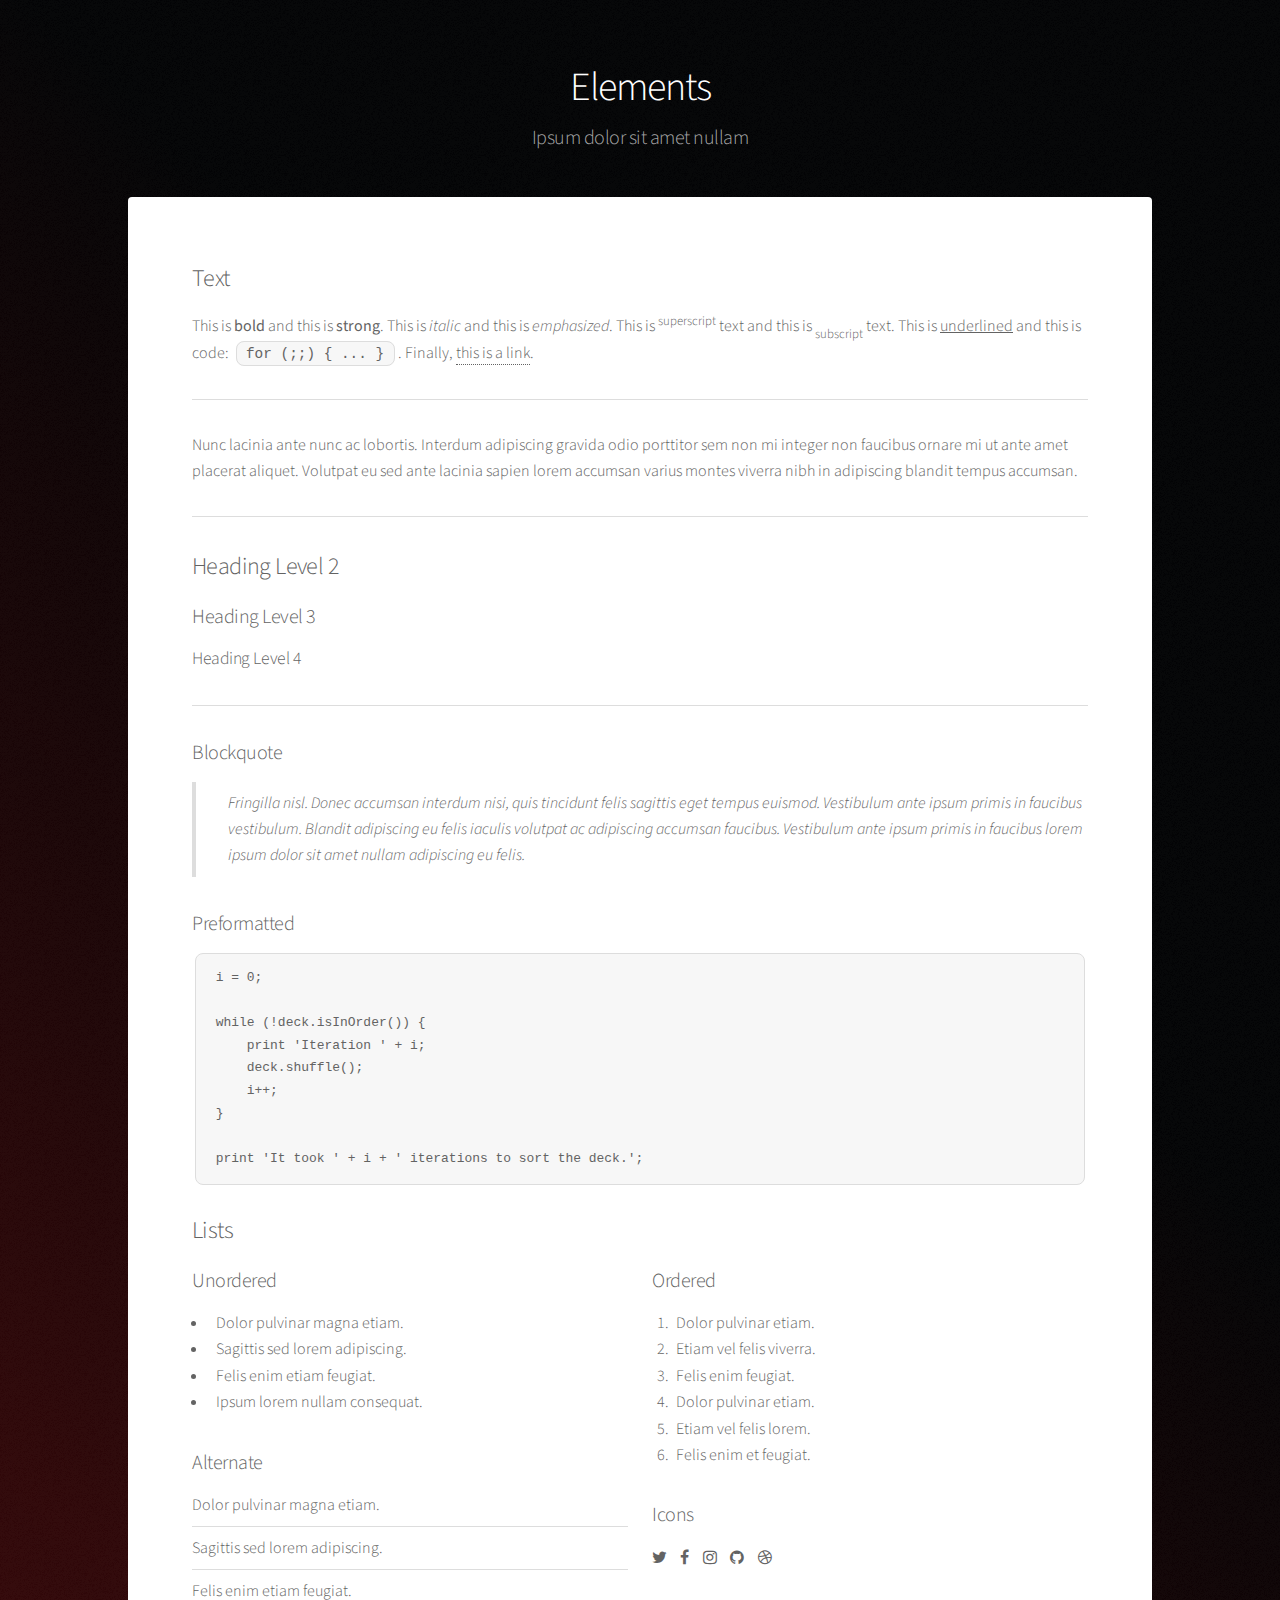
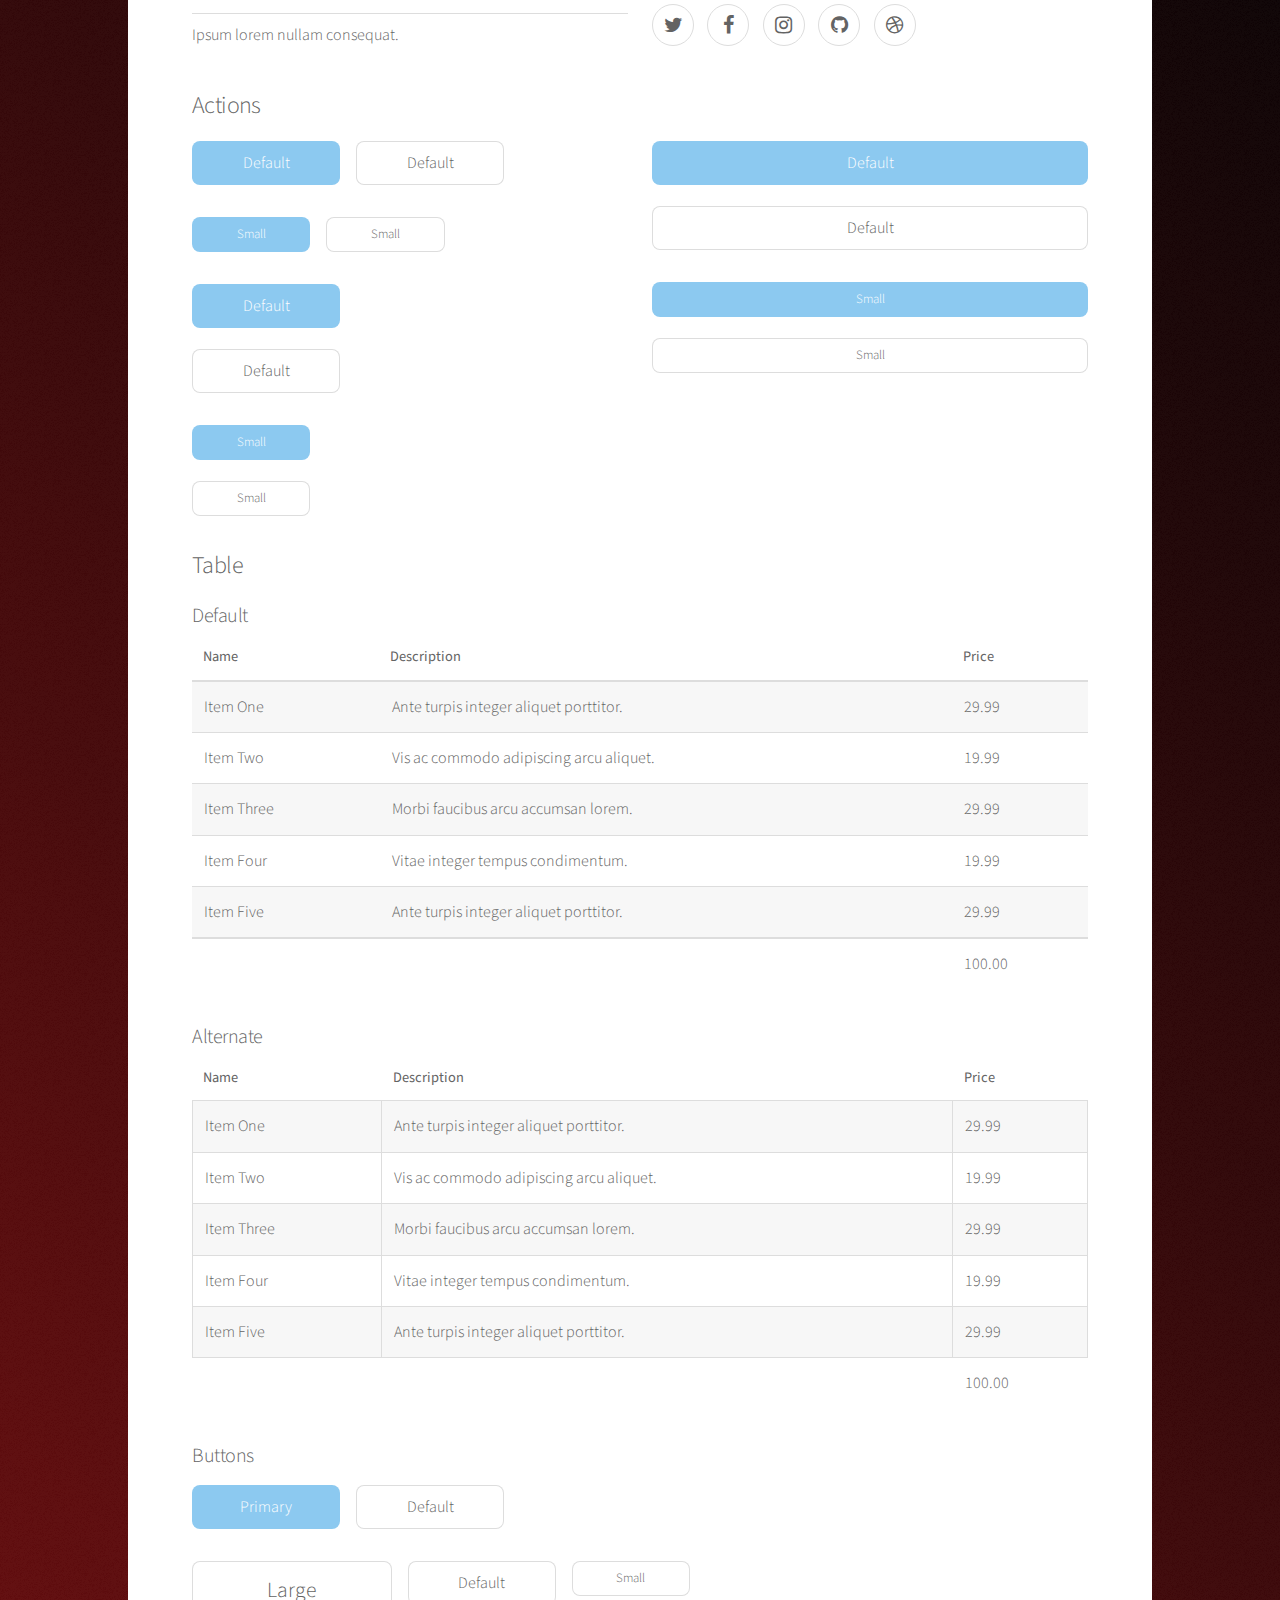
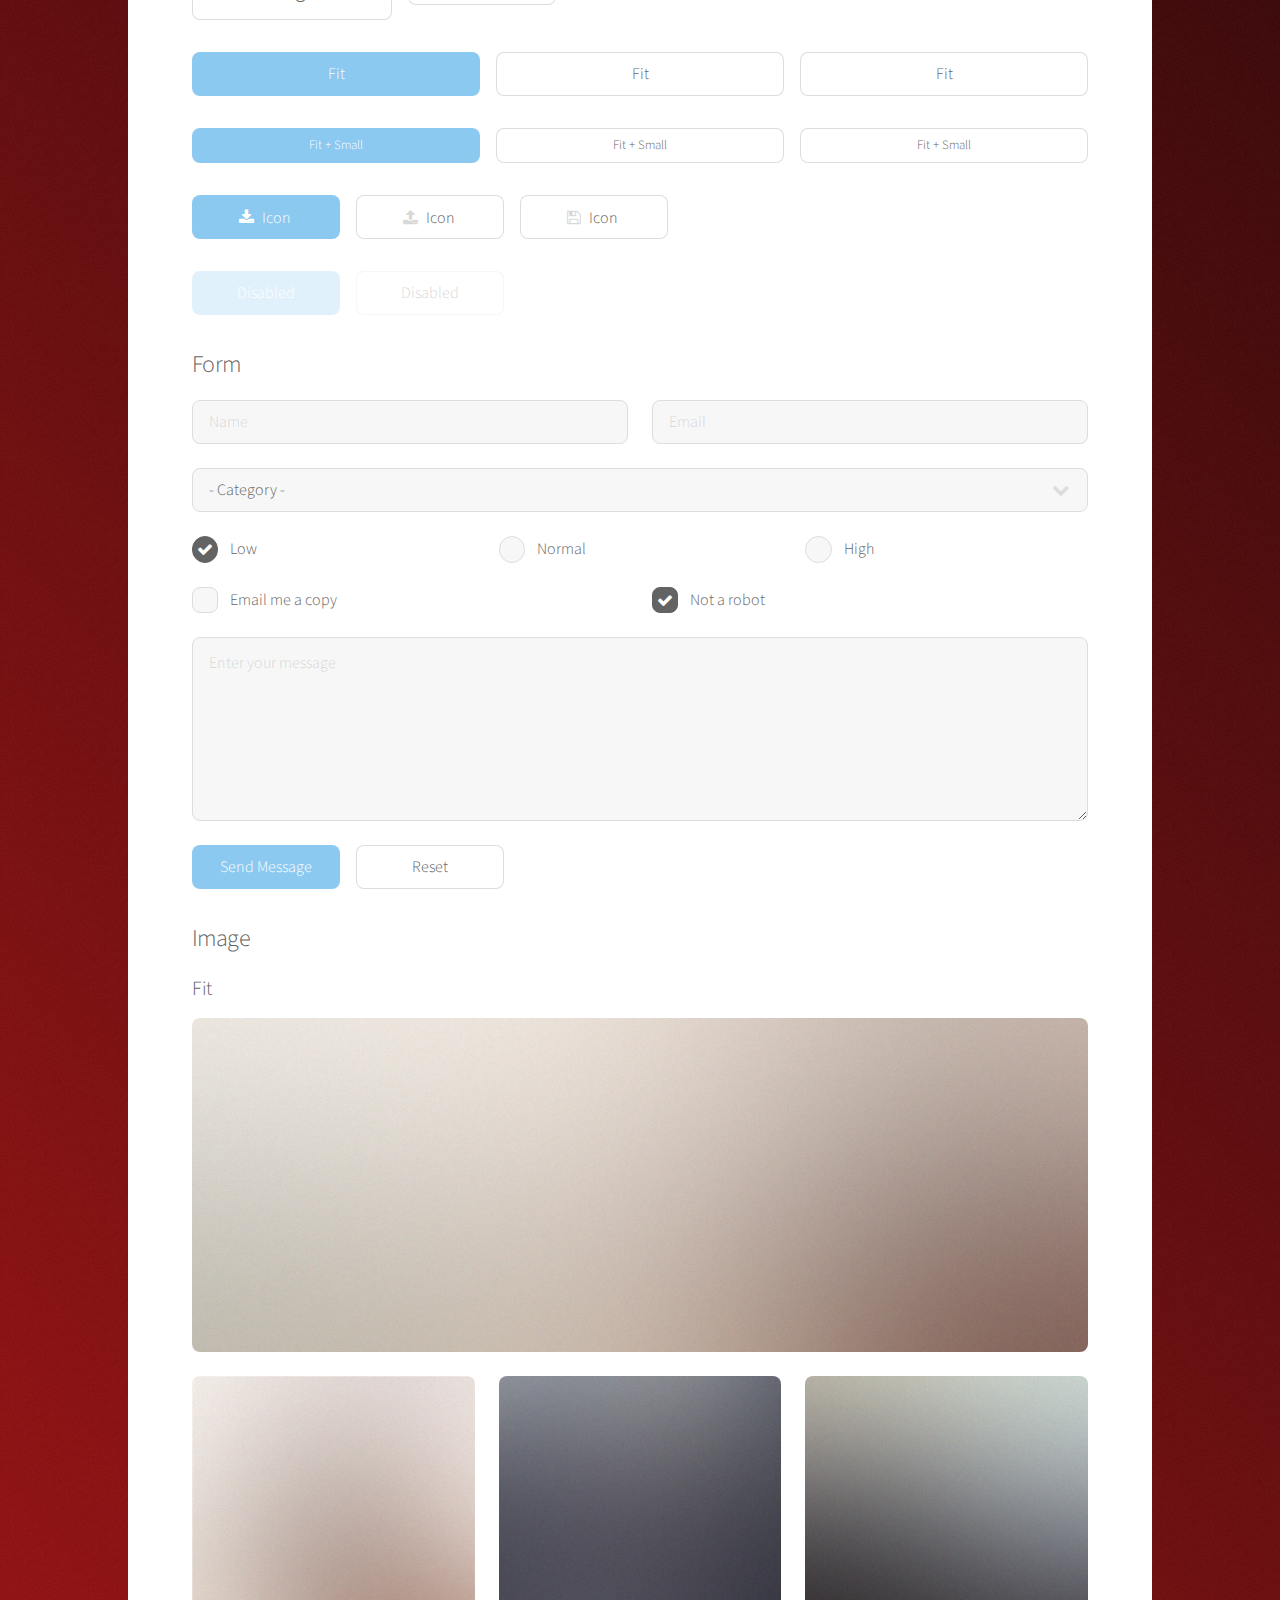
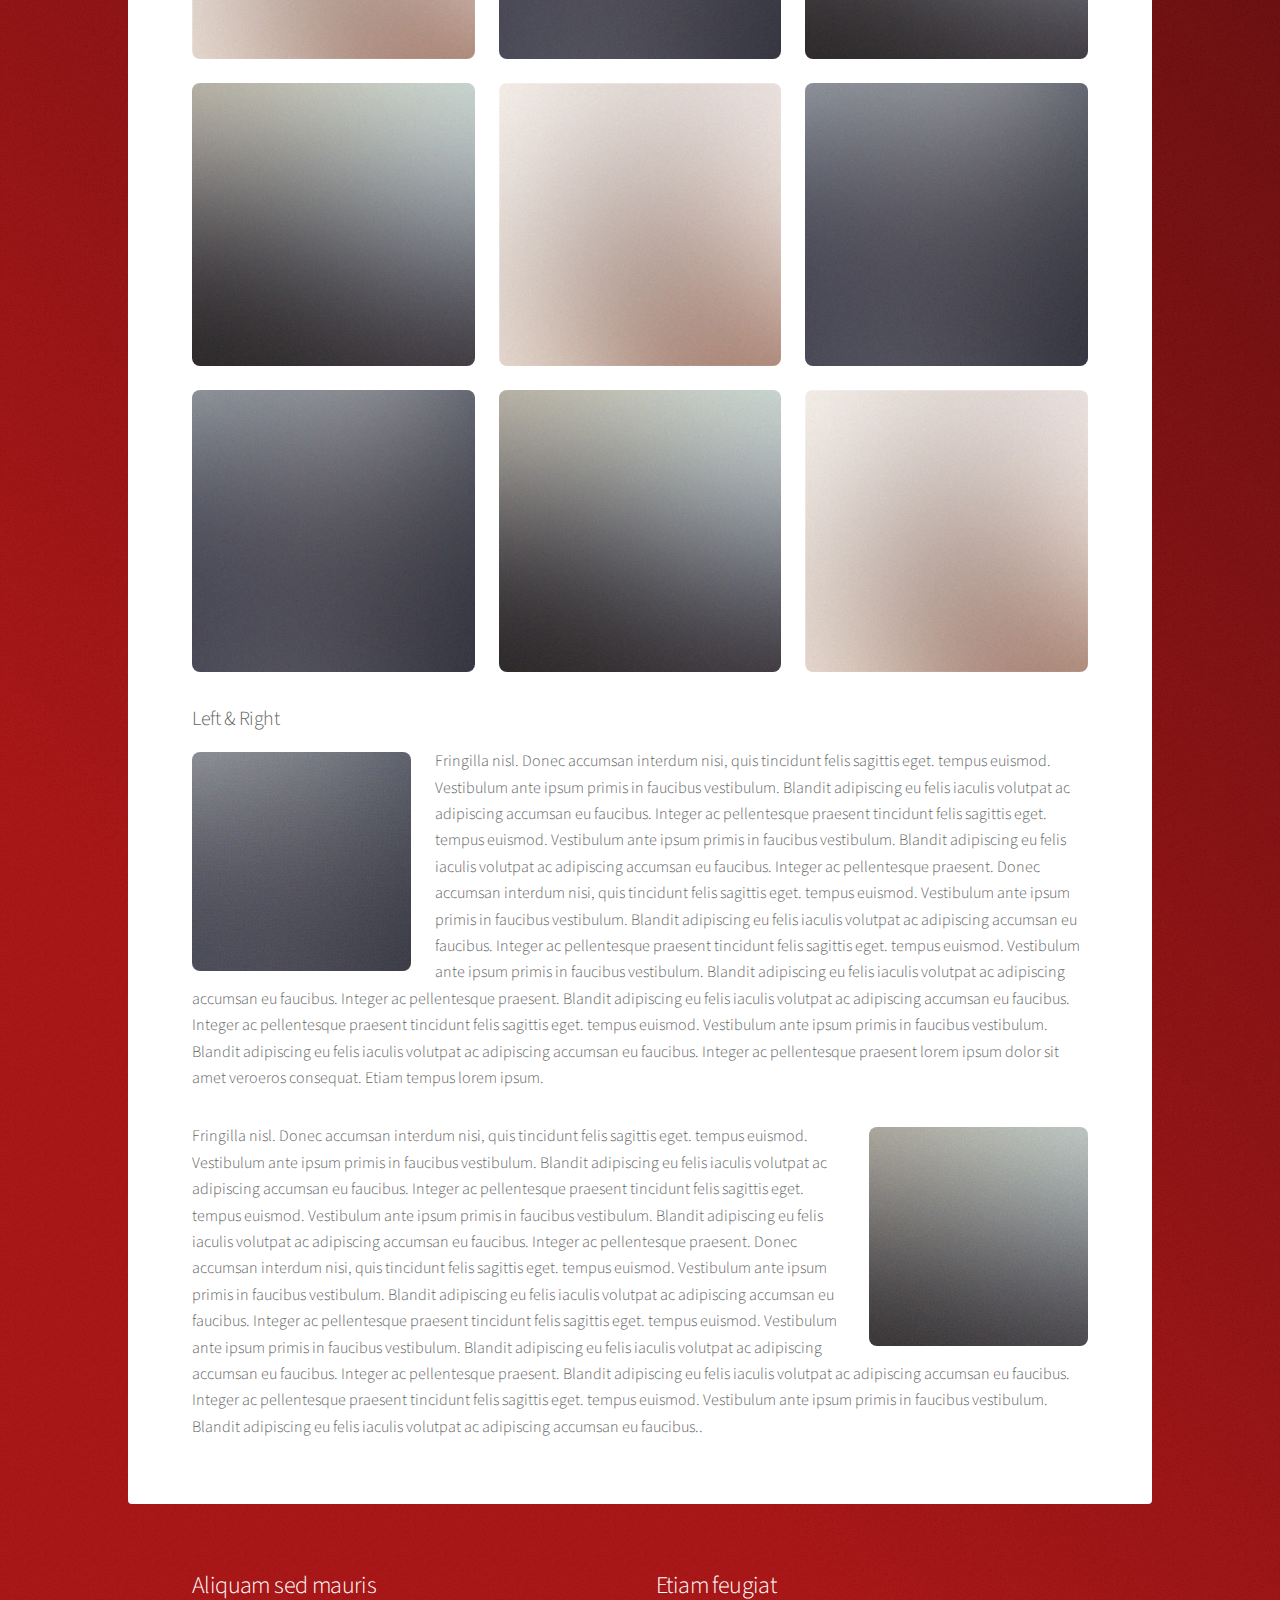
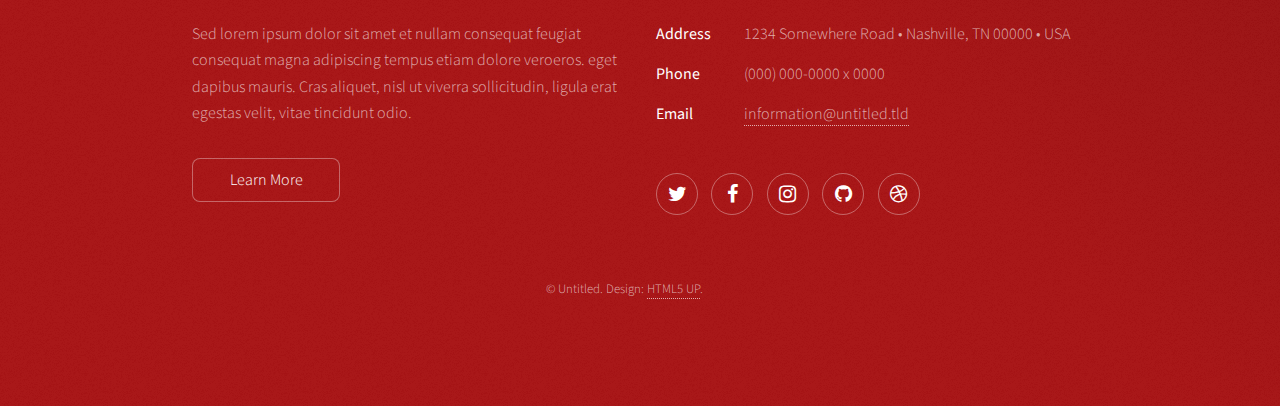
<file: elements.html>
<!DOCTYPE HTML>
<!--
	Stellar by HTML5 UP
	html5up.net | @ajlkn
	Free for personal and commercial use under the CCA 3.0 license (html5up.net/license)
-->
<html>
	<head>
		<title>Elements - Stellar by HTML5 UP</title>
		<meta charset="utf-8" />
		<meta name="viewport" content="width=device-width, initial-scale=1, user-scalable=no" />
		<link rel="stylesheet" href="assets/css/main.css" />
		<noscript><link rel="stylesheet" href="assets/css/noscript.css" /></noscript>
	</head>
	<body class="is-preload">

		<!-- Wrapper -->
			<div id="wrapper">

				<!-- Header -->
					<header id="header">
						<h1>Elements</h1>
						<p>Ipsum dolor sit amet nullam</p>
					</header>

				<!-- Main -->
					<div id="main">

						<!-- Content -->
							<section id="content" class="main">

								<!-- Text -->
									<section>
										<h2>Text</h2>
										<p>This is <b>bold</b> and this is <strong>strong</strong>. This is <i>italic</i> and this is <em>emphasized</em>.
										This is <sup>superscript</sup> text and this is <sub>subscript</sub> text.
										This is <u>underlined</u> and this is code: <code>for (;;) { ... }</code>. Finally, <a href="#">this is a link</a>.</p>
										<hr />
										<p>Nunc lacinia ante nunc ac lobortis. Interdum adipiscing gravida odio porttitor sem non mi integer non faucibus ornare mi ut ante amet placerat aliquet. Volutpat eu sed ante lacinia sapien lorem accumsan varius montes viverra nibh in adipiscing blandit tempus accumsan.</p>
										<hr />
										<h2>Heading Level 2</h2>
										<h3>Heading Level 3</h3>
										<h4>Heading Level 4</h4>
										<hr />
										<h3>Blockquote</h3>
										<blockquote>Fringilla nisl. Donec accumsan interdum nisi, quis tincidunt felis sagittis eget tempus euismod. Vestibulum ante ipsum primis in faucibus vestibulum. Blandit adipiscing eu felis iaculis volutpat ac adipiscing accumsan faucibus. Vestibulum ante ipsum primis in faucibus lorem ipsum dolor sit amet nullam adipiscing eu felis.</blockquote>
										<h3>Preformatted</h3>
										<pre><code>i = 0;

while (!deck.isInOrder()) {
    print 'Iteration ' + i;
    deck.shuffle();
    i++;
}

print 'It took ' + i + ' iterations to sort the deck.';</code></pre>
									</section>

								<!-- Lists -->
									<section>
										<h2>Lists</h2>
										<div class="row">
											<div class="col-6 col-12-medium">
												<h3>Unordered</h3>
												<ul>
													<li>Dolor pulvinar magna etiam.</li>
													<li>Sagittis sed lorem adipiscing.</li>
													<li>Felis enim etiam feugiat.</li>
													<li>Ipsum lorem nullam consequat.</li>
												</ul>
												<h3>Alternate</h3>
												<ul class="alt">
													<li>Dolor pulvinar magna etiam.</li>
													<li>Sagittis sed lorem adipiscing.</li>
													<li>Felis enim etiam feugiat.</li>
													<li>Ipsum lorem nullam consequat.</li>
												</ul>
											</div>
											<div class="col-6 col-12-medium">
												<h3>Ordered</h3>
												<ol>
													<li>Dolor pulvinar etiam.</li>
													<li>Etiam vel felis viverra.</li>
													<li>Felis enim feugiat.</li>
													<li>Dolor pulvinar etiam.</li>
													<li>Etiam vel felis lorem.</li>
													<li>Felis enim et feugiat.</li>
												</ol>
												<h3>Icons</h3>
												<ul class="icons">
													<li><a href="#" class="icon fa-twitter"><span class="label">Twitter</span></a></li>
													<li><a href="#" class="icon fa-facebook"><span class="label">Facebook</span></a></li>
													<li><a href="#" class="icon fa-instagram"><span class="label">Instagram</span></a></li>
													<li><a href="#" class="icon fa-github"><span class="label">GitHub</span></a></li>
													<li><a href="#" class="icon fa-dribbble"><span class="label">Dribbble</span></a></li>
												</ul>
												<ul class="icons">
													<li><a href="#" class="icon alt fa-twitter"><span class="label">Twitter</span></a></li>
													<li><a href="#" class="icon alt fa-facebook"><span class="label">Facebook</span></a></li>
													<li><a href="#" class="icon alt fa-instagram"><span class="label">Instagram</span></a></li>
													<li><a href="#" class="icon alt fa-github"><span class="label">GitHub</span></a></li>
													<li><a href="#" class="icon alt fa-dribbble"><span class="label">Dribbble</span></a></li>
												</ul>
											</div>
										</div>
										<h2>Actions</h2>
										<div class="row">
											<div class="col-6 col-12-medium">
												<ul class="actions">
													<li><a href="#" class="button primary">Default</a></li>
													<li><a href="#" class="button">Default</a></li>
												</ul>
												<ul class="actions small">
													<li><a href="#" class="button primary small">Small</a></li>
													<li><a href="#" class="button small">Small</a></li>
												</ul>
												<ul class="actions stacked">
													<li><a href="#" class="button primary">Default</a></li>
													<li><a href="#" class="button">Default</a></li>
												</ul>
												<ul class="actions stacked">
													<li><a href="#" class="button primary small">Small</a></li>
													<li><a href="#" class="button small">Small</a></li>
												</ul>
											</div>
											<div class="col-6 col-12-medium">
												<ul class="actions stacked">
													<li><a href="#" class="button primary fit">Default</a></li>
													<li><a href="#" class="button fit">Default</a></li>
												</ul>
												<ul class="actions stacked">
													<li><a href="#" class="button primary small fit">Small</a></li>
													<li><a href="#" class="button small fit">Small</a></li>
												</ul>
											</div>
										</div>
									</section>

								<!-- Table -->
									<section>
										<h2>Table</h2>
										<h3>Default</h3>
										<div class="table-wrapper">
											<table>
												<thead>
													<tr>
														<th>Name</th>
														<th>Description</th>
														<th>Price</th>
													</tr>
												</thead>
												<tbody>
													<tr>
														<td>Item One</td>
														<td>Ante turpis integer aliquet porttitor.</td>
														<td>29.99</td>
													</tr>
													<tr>
														<td>Item Two</td>
														<td>Vis ac commodo adipiscing arcu aliquet.</td>
														<td>19.99</td>
													</tr>
													<tr>
														<td>Item Three</td>
														<td> Morbi faucibus arcu accumsan lorem.</td>
														<td>29.99</td>
													</tr>
													<tr>
														<td>Item Four</td>
														<td>Vitae integer tempus condimentum.</td>
														<td>19.99</td>
													</tr>
													<tr>
														<td>Item Five</td>
														<td>Ante turpis integer aliquet porttitor.</td>
														<td>29.99</td>
													</tr>
												</tbody>
												<tfoot>
													<tr>
														<td colspan="2"></td>
														<td>100.00</td>
													</tr>
												</tfoot>
											</table>
										</div>

										<h3>Alternate</h3>
										<div class="table-wrapper">
											<table class="alt">
												<thead>
													<tr>
														<th>Name</th>
														<th>Description</th>
														<th>Price</th>
													</tr>
												</thead>
												<tbody>
													<tr>
														<td>Item One</td>
														<td>Ante turpis integer aliquet porttitor.</td>
														<td>29.99</td>
													</tr>
													<tr>
														<td>Item Two</td>
														<td>Vis ac commodo adipiscing arcu aliquet.</td>
														<td>19.99</td>
													</tr>
													<tr>
														<td>Item Three</td>
														<td> Morbi faucibus arcu accumsan lorem.</td>
														<td>29.99</td>
													</tr>
													<tr>
														<td>Item Four</td>
														<td>Vitae integer tempus condimentum.</td>
														<td>19.99</td>
													</tr>
													<tr>
														<td>Item Five</td>
														<td>Ante turpis integer aliquet porttitor.</td>
														<td>29.99</td>
													</tr>
												</tbody>
												<tfoot>
													<tr>
														<td colspan="2"></td>
														<td>100.00</td>
													</tr>
												</tfoot>
											</table>
										</div>
									</section>

								<!-- Buttons -->
									<section>
										<h3>Buttons</h3>
										<ul class="actions">
											<li><a href="#" class="button primary">Primary</a></li>
											<li><a href="#" class="button">Default</a></li>
										</ul>
										<ul class="actions">
											<li><a href="#" class="button large">Large</a></li>
											<li><a href="#" class="button">Default</a></li>
											<li><a href="#" class="button small">Small</a></li>
										</ul>
										<ul class="actions fit">
											<li><a href="#" class="button primary fit">Fit</a></li>
											<li><a href="#" class="button fit">Fit</a></li>
											<li><a href="#" class="button fit">Fit</a></li>
										</ul>
										<ul class="actions fit small">
											<li><a href="#" class="button primary fit small">Fit + Small</a></li>
											<li><a href="#" class="button fit small">Fit + Small</a></li>
											<li><a href="#" class="button fit small">Fit + Small</a></li>
										</ul>
										<ul class="actions">
											<li><a href="#" class="button primary icon fa-download">Icon</a></li>
											<li><a href="#" class="button icon fa-upload">Icon</a></li>
											<li><a href="#" class="button icon fa-save">Icon</a></li>
										</ul>
										<ul class="actions">
											<li><span class="button primary disabled">Disabled</span></li>
											<li><span class="button disabled">Disabled</span></li>
										</ul>
									</section>

								<!-- Form -->
									<section>
										<h2>Form</h2>
										<form method="post" action="#">
											<div class="row gtr-uniform">
												<div class="col-6 col-12-xsmall">
													<input type="text" name="demo-name" id="demo-name" value="" placeholder="Name" />
												</div>
												<div class="col-6 col-12-xsmall">
													<input type="email" name="demo-email" id="demo-email" value="" placeholder="Email" />
												</div>
												<div class="col-12">
													<select name="demo-category" id="demo-category">
														<option value="">- Category -</option>
														<option value="1">Manufacturing</option>
														<option value="1">Shipping</option>
														<option value="1">Administration</option>
														<option value="1">Human Resources</option>
													</select>
												</div>
												<div class="col-4 col-12-small">
													<input type="radio" id="demo-priority-low" name="demo-priority" checked>
													<label for="demo-priority-low">Low</label>
												</div>
												<div class="col-4 col-12-small">
													<input type="radio" id="demo-priority-normal" name="demo-priority">
													<label for="demo-priority-normal">Normal</label>
												</div>
												<div class="col-4 col-12-small">
													<input type="radio" id="demo-priority-high" name="demo-priority">
													<label for="demo-priority-high">High</label>
												</div>
												<div class="col-6 col-12-small">
													<input type="checkbox" id="demo-copy" name="demo-copy">
													<label for="demo-copy">Email me a copy</label>
												</div>
												<div class="col-6 col-12-small">
													<input type="checkbox" id="demo-human" name="demo-human" checked>
													<label for="demo-human">Not a robot</label>
												</div>
												<div class="col-12">
													<textarea name="demo-message" id="demo-message" placeholder="Enter your message" rows="6"></textarea>
												</div>
												<div class="col-12">
													<ul class="actions">
														<li><input type="submit" value="Send Message" class="primary" /></li>
														<li><input type="reset" value="Reset" /></li>
													</ul>
												</div>
											</div>
										</form>
									</section>

								<!-- Image -->
									<section>
										<h2>Image</h2>
										<h3>Fit</h3>
										<div class="box alt">
											<div class="row gtr-uniform">
												<div class="col-12"><span class="image fit"><img src="images/pic04.jpg" alt="" /></span></div>
												<div class="col-4"><span class="image fit"><img src="images/pic01.jpg" alt="" /></span></div>
												<div class="col-4"><span class="image fit"><img src="images/pic02.jpg" alt="" /></span></div>
												<div class="col-4"><span class="image fit"><img src="images/pic03.jpg" alt="" /></span></div>
												<div class="col-4"><span class="image fit"><img src="images/pic03.jpg" alt="" /></span></div>
												<div class="col-4"><span class="image fit"><img src="images/pic01.jpg" alt="" /></span></div>
												<div class="col-4"><span class="image fit"><img src="images/pic02.jpg" alt="" /></span></div>
												<div class="col-4"><span class="image fit"><img src="images/pic02.jpg" alt="" /></span></div>
												<div class="col-4"><span class="image fit"><img src="images/pic03.jpg" alt="" /></span></div>
												<div class="col-4"><span class="image fit"><img src="images/pic01.jpg" alt="" /></span></div>
											</div>
										</div>
										<h3>Left &amp; Right</h3>
										<p><span class="image left"><img src="images/pic05.jpg" alt="" /></span>Fringilla nisl. Donec accumsan interdum nisi, quis tincidunt felis sagittis eget. tempus euismod. Vestibulum ante ipsum primis in faucibus vestibulum. Blandit adipiscing eu felis iaculis volutpat ac adipiscing accumsan eu faucibus. Integer ac pellentesque praesent tincidunt felis sagittis eget. tempus euismod. Vestibulum ante ipsum primis in faucibus vestibulum. Blandit adipiscing eu felis iaculis volutpat ac adipiscing accumsan eu faucibus. Integer ac pellentesque praesent. Donec accumsan interdum nisi, quis tincidunt felis sagittis eget. tempus euismod. Vestibulum ante ipsum primis in faucibus vestibulum. Blandit adipiscing eu felis iaculis volutpat ac adipiscing accumsan eu faucibus. Integer ac pellentesque praesent tincidunt felis sagittis eget. tempus euismod. Vestibulum ante ipsum primis in faucibus vestibulum. Blandit adipiscing eu felis iaculis volutpat ac adipiscing accumsan eu faucibus. Integer ac pellentesque praesent. Blandit adipiscing eu felis iaculis volutpat ac adipiscing accumsan eu faucibus. Integer ac pellentesque praesent tincidunt felis sagittis eget. tempus euismod. Vestibulum ante ipsum primis in faucibus vestibulum. Blandit adipiscing eu felis iaculis volutpat ac adipiscing accumsan eu faucibus. Integer ac pellentesque praesent lorem ipsum dolor sit amet veroeros consequat. Etiam tempus lorem ipsum.</p>
										<p><span class="image right"><img src="images/pic06.jpg" alt="" /></span>Fringilla nisl. Donec accumsan interdum nisi, quis tincidunt felis sagittis eget. tempus euismod. Vestibulum ante ipsum primis in faucibus vestibulum. Blandit adipiscing eu felis iaculis volutpat ac adipiscing accumsan eu faucibus. Integer ac pellentesque praesent tincidunt felis sagittis eget. tempus euismod. Vestibulum ante ipsum primis in faucibus vestibulum. Blandit adipiscing eu felis iaculis volutpat ac adipiscing accumsan eu faucibus. Integer ac pellentesque praesent. Donec accumsan interdum nisi, quis tincidunt felis sagittis eget. tempus euismod. Vestibulum ante ipsum primis in faucibus vestibulum. Blandit adipiscing eu felis iaculis volutpat ac adipiscing accumsan eu faucibus. Integer ac pellentesque praesent tincidunt felis sagittis eget. tempus euismod. Vestibulum ante ipsum primis in faucibus vestibulum. Blandit adipiscing eu felis iaculis volutpat ac adipiscing accumsan eu faucibus. Integer ac pellentesque praesent. Blandit adipiscing eu felis iaculis volutpat ac adipiscing accumsan eu faucibus. Integer ac pellentesque praesent tincidunt felis sagittis eget. tempus euismod. Vestibulum ante ipsum primis in faucibus vestibulum. Blandit adipiscing eu felis iaculis volutpat ac adipiscing accumsan eu faucibus..</p>
									</section>

							</section>

					</div>

				<!-- Footer -->
					<footer id="footer">
						<section>
							<h2>Aliquam sed mauris</h2>
							<p>Sed lorem ipsum dolor sit amet et nullam consequat feugiat consequat magna adipiscing tempus etiam dolore veroeros. eget dapibus mauris. Cras aliquet, nisl ut viverra sollicitudin, ligula erat egestas velit, vitae tincidunt odio.</p>
							<ul class="actions">
								<li><a href="#" class="button">Learn More</a></li>
							</ul>
						</section>
						<section>
							<h2>Etiam feugiat</h2>
							<dl class="alt">
								<dt>Address</dt>
								<dd>1234 Somewhere Road &bull; Nashville, TN 00000 &bull; USA</dd>
								<dt>Phone</dt>
								<dd>(000) 000-0000 x 0000</dd>
								<dt>Email</dt>
								<dd><a href="#">information@untitled.tld</a></dd>
							</dl>
							<ul class="icons">
								<li><a href="#" class="icon fa-twitter alt"><span class="label">Twitter</span></a></li>
								<li><a href="#" class="icon fa-facebook alt"><span class="label">Facebook</span></a></li>
								<li><a href="#" class="icon fa-instagram alt"><span class="label">Instagram</span></a></li>
								<li><a href="#" class="icon fa-github alt"><span class="label">GitHub</span></a></li>
								<li><a href="#" class="icon fa-dribbble alt"><span class="label">Dribbble</span></a></li>
							</ul>
						</section>
						<p class="copyright">&copy; Untitled. Design: <a href="https://html5up.net">HTML5 UP</a>.</p>
					</footer>

			</div>

		<!-- Scripts -->
			<script src="assets/js/jquery.min.js"></script>
			<script src="assets/js/jquery.scrollex.min.js"></script>
			<script src="assets/js/jquery.scrolly.min.js"></script>
			<script src="assets/js/browser.min.js"></script>
			<script src="assets/js/breakpoints.min.js"></script>
			<script src="assets/js/util.js"></script>
			<script src="assets/js/main.js"></script>

	</body>
</html>
</file>
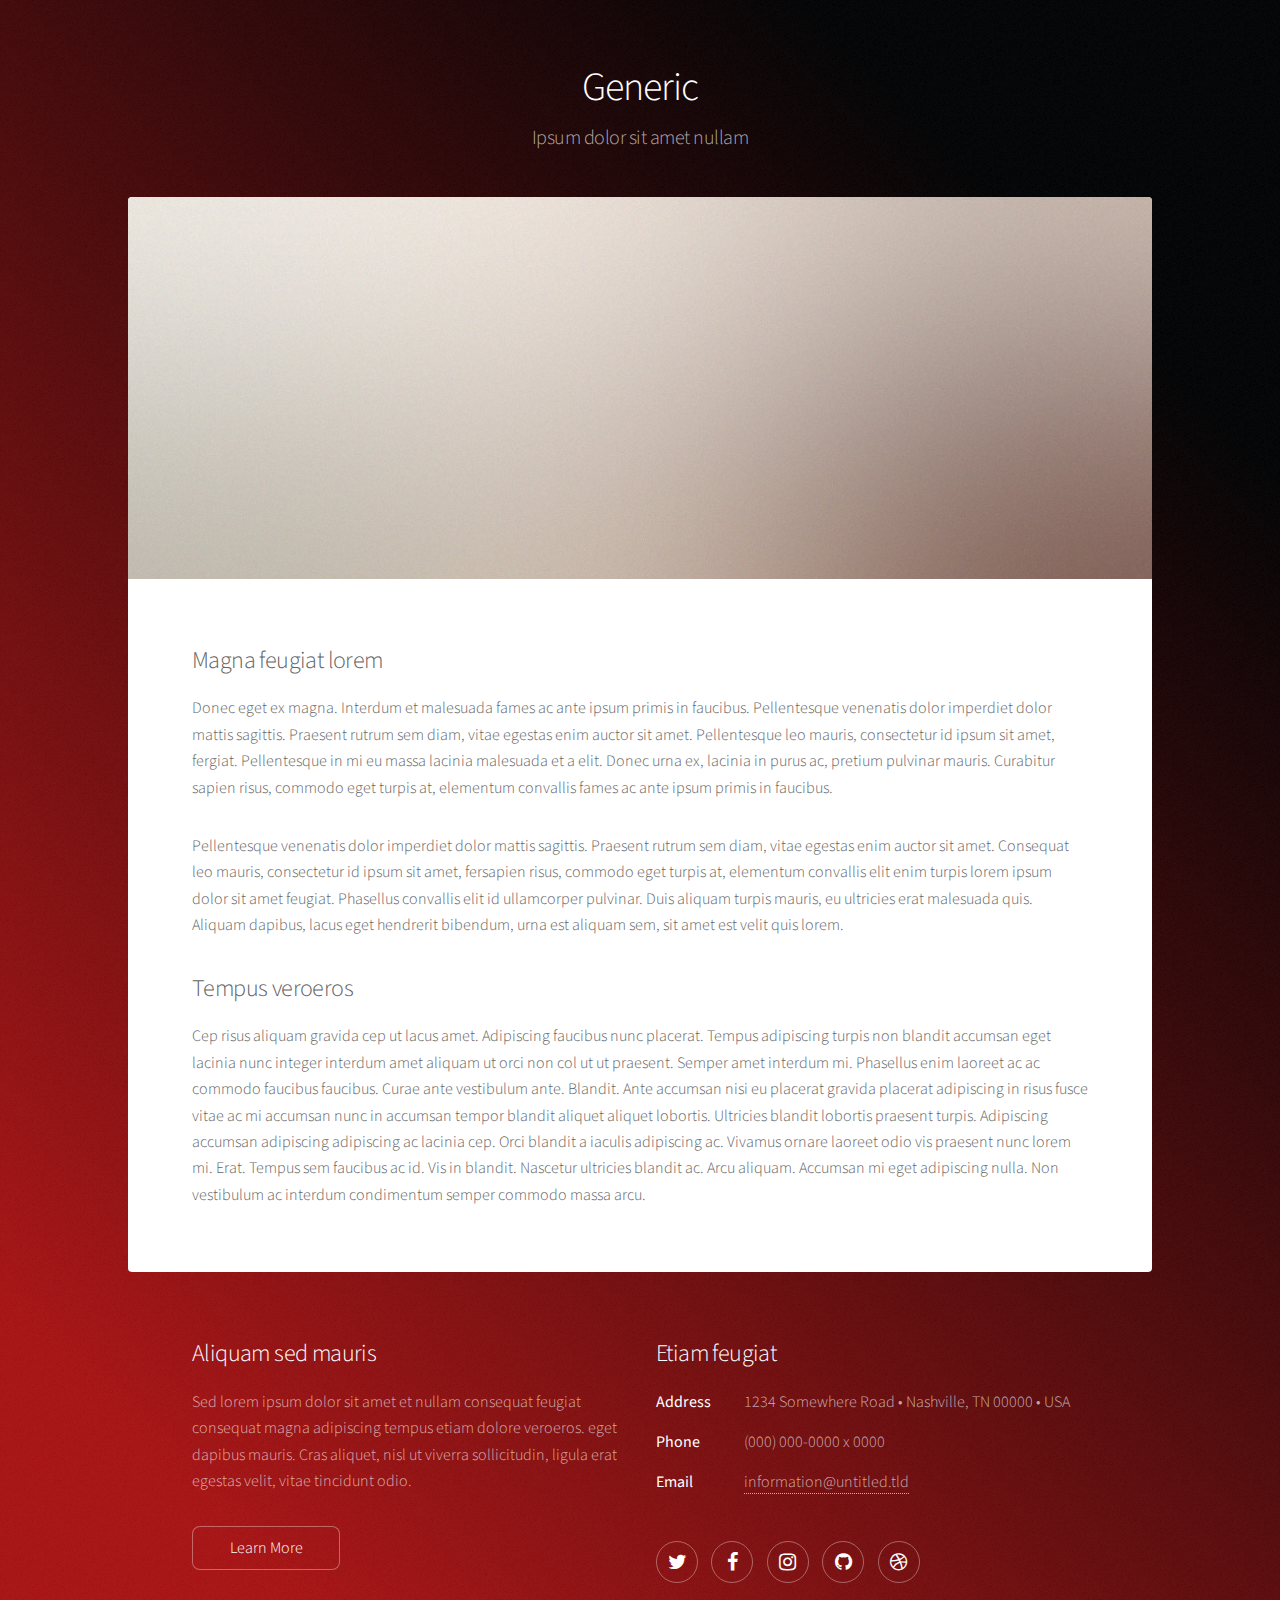
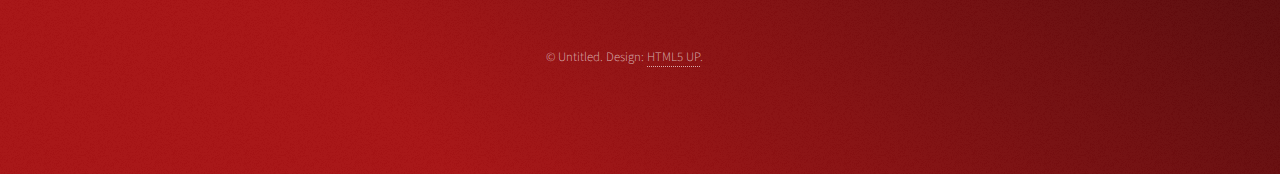
<file: generic.html>
<!DOCTYPE HTML>
<!--
	Stellar by HTML5 UP
	html5up.net | @ajlkn
	Free for personal and commercial use under the CCA 3.0 license (html5up.net/license)
-->
<html>
	<head>
		<title>Generic - Stellar by HTML5 UP</title>
		<meta charset="utf-8" />
		<meta name="viewport" content="width=device-width, initial-scale=1, user-scalable=no" />
		<link rel="stylesheet" href="assets/css/main.css" />
		<noscript><link rel="stylesheet" href="assets/css/noscript.css" /></noscript>
	</head>
	<body class="is-preload">

		<!-- Wrapper -->
			<div id="wrapper">

				<!-- Header -->
					<header id="header">
						<h1>Generic</h1>
						<p>Ipsum dolor sit amet nullam</p>
					</header>

				<!-- Main -->
					<div id="main">

						<!-- Content -->
							<section id="content" class="main">
								<span class="image main"><img src="images/pic04.jpg" alt="" /></span>
								<h2>Magna feugiat lorem</h2>
								<p>Donec eget ex magna. Interdum et malesuada fames ac ante ipsum primis in faucibus. Pellentesque venenatis dolor imperdiet dolor mattis sagittis. Praesent rutrum sem diam, vitae egestas enim auctor sit amet. Pellentesque leo mauris, consectetur id ipsum sit amet, fergiat. Pellentesque in mi eu massa lacinia malesuada et a elit. Donec urna ex, lacinia in purus ac, pretium pulvinar mauris. Curabitur sapien risus, commodo eget turpis at, elementum convallis fames ac ante ipsum primis in faucibus.</p>
								<p>Pellentesque venenatis dolor imperdiet dolor mattis sagittis. Praesent rutrum sem diam, vitae egestas enim auctor sit amet. Consequat leo mauris, consectetur id ipsum sit amet, fersapien risus, commodo eget turpis at, elementum convallis elit enim turpis lorem ipsum dolor sit amet feugiat. Phasellus convallis elit id ullamcorper pulvinar. Duis aliquam turpis mauris, eu ultricies erat malesuada quis. Aliquam dapibus, lacus eget hendrerit bibendum, urna est aliquam sem, sit amet est velit quis lorem.</p>
								<h2>Tempus veroeros</h2>
								<p>Cep risus aliquam gravida cep ut lacus amet. Adipiscing faucibus nunc placerat. Tempus adipiscing turpis non blandit accumsan eget lacinia nunc integer interdum amet aliquam ut orci non col ut ut praesent. Semper amet interdum mi. Phasellus enim laoreet ac ac commodo faucibus faucibus. Curae ante vestibulum ante. Blandit. Ante accumsan nisi eu placerat gravida placerat adipiscing in risus fusce vitae ac mi accumsan nunc in accumsan tempor blandit aliquet aliquet lobortis. Ultricies blandit lobortis praesent turpis. Adipiscing accumsan adipiscing adipiscing ac lacinia cep. Orci blandit a iaculis adipiscing ac. Vivamus ornare laoreet odio vis praesent nunc lorem mi. Erat. Tempus sem faucibus ac id. Vis in blandit. Nascetur ultricies blandit ac. Arcu aliquam. Accumsan mi eget adipiscing nulla. Non vestibulum ac interdum condimentum semper commodo massa arcu.</p>
							</section>

					</div>

				<!-- Footer -->
					<footer id="footer">
						<section>
							<h2>Aliquam sed mauris</h2>
							<p>Sed lorem ipsum dolor sit amet et nullam consequat feugiat consequat magna adipiscing tempus etiam dolore veroeros. eget dapibus mauris. Cras aliquet, nisl ut viverra sollicitudin, ligula erat egestas velit, vitae tincidunt odio.</p>
							<ul class="actions">
								<li><a href="#" class="button">Learn More</a></li>
							</ul>
						</section>
						<section>
							<h2>Etiam feugiat</h2>
							<dl class="alt">
								<dt>Address</dt>
								<dd>1234 Somewhere Road &bull; Nashville, TN 00000 &bull; USA</dd>
								<dt>Phone</dt>
								<dd>(000) 000-0000 x 0000</dd>
								<dt>Email</dt>
								<dd><a href="#">information@untitled.tld</a></dd>
							</dl>
							<ul class="icons">
								<li><a href="#" class="icon fa-twitter alt"><span class="label">Twitter</span></a></li>
								<li><a href="#" class="icon fa-facebook alt"><span class="label">Facebook</span></a></li>
								<li><a href="#" class="icon fa-instagram alt"><span class="label">Instagram</span></a></li>
								<li><a href="#" class="icon fa-github alt"><span class="label">GitHub</span></a></li>
								<li><a href="#" class="icon fa-dribbble alt"><span class="label">Dribbble</span></a></li>
							</ul>
						</section>
						<p class="copyright">&copy; Untitled. Design: <a href="https://html5up.net">HTML5 UP</a>.</p>
					</footer>

			</div>

		<!-- Scripts -->
			<script src="assets/js/jquery.min.js"></script>
			<script src="assets/js/jquery.scrollex.min.js"></script>
			<script src="assets/js/jquery.scrolly.min.js"></script>
			<script src="assets/js/browser.min.js"></script>
			<script src="assets/js/breakpoints.min.js"></script>
			<script src="assets/js/util.js"></script>
			<script src="assets/js/main.js"></script>

	</body>
</html>
</file>
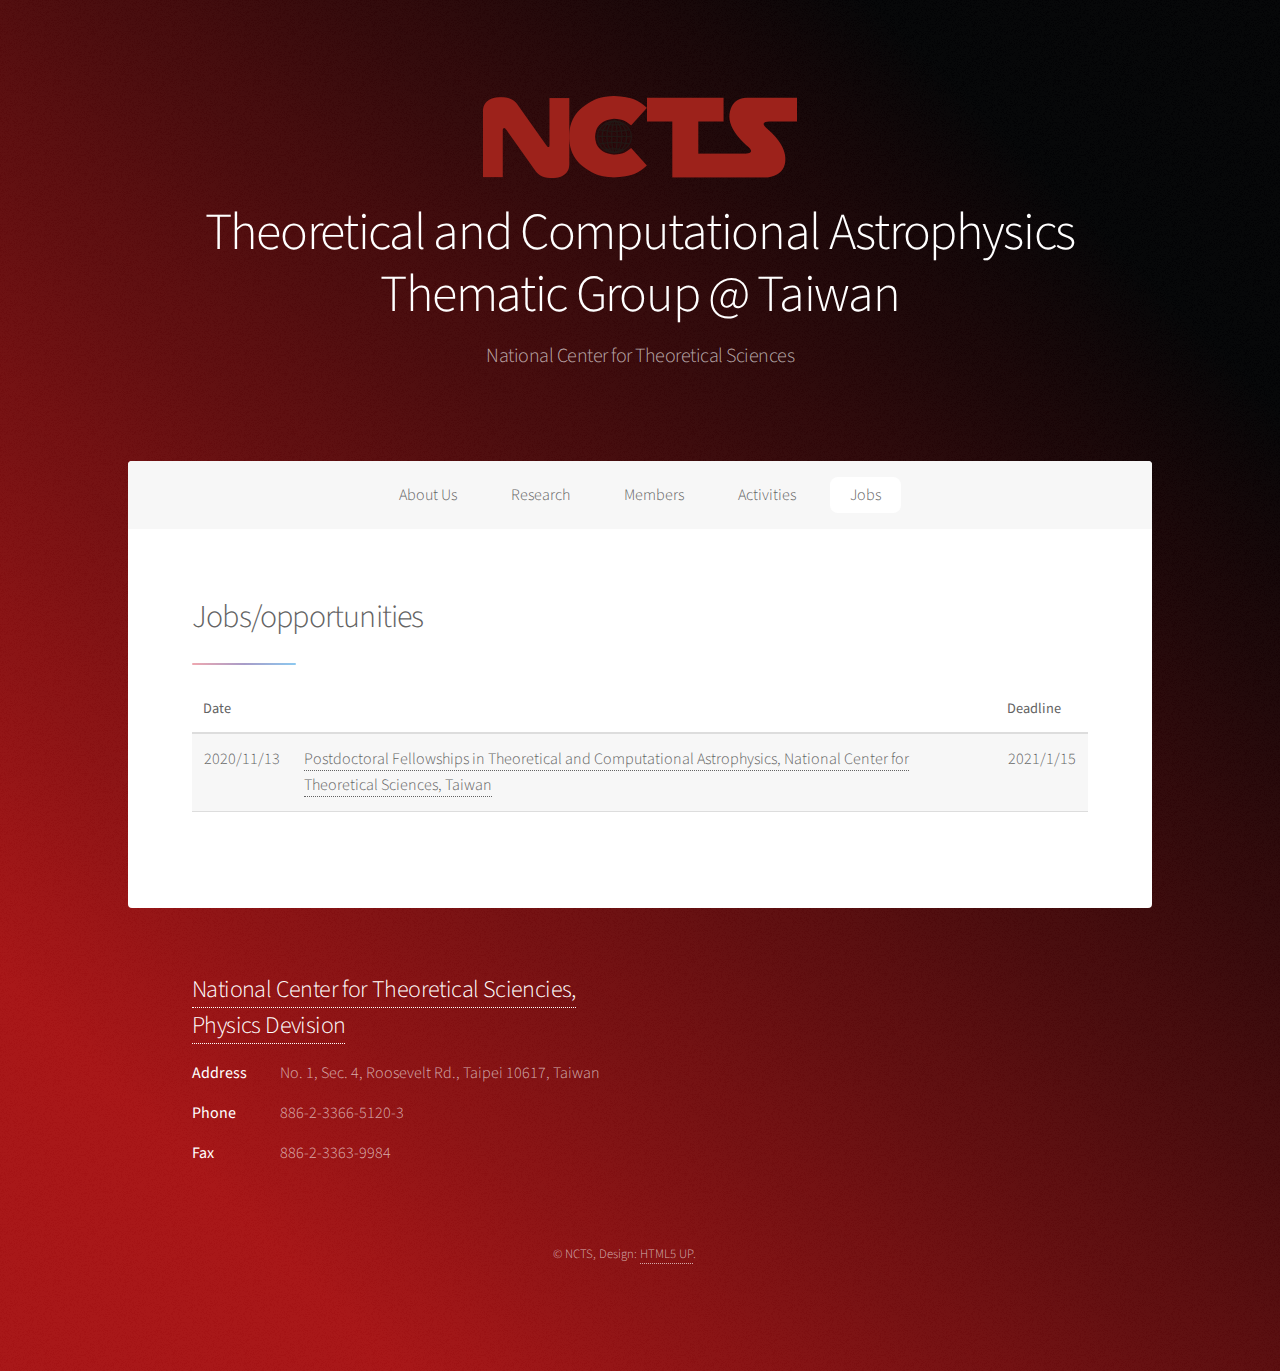
<file: jobs.html>
<!DOCTYPE HTML>
<!--
	Stellar by HTML5 UP
	html5up.net | @ajlkn
	Free for personal and commercial use under the CCA 3.0 license (html5up.net/license)

    Modified by Kuo-Chuan Pan @ NTHU

-->
<html>
	<head>
		<title>Theoretical and Computational Astrophysics</title>
		<meta charset="utf-8" />
        <link rel="fav icon" href="./images/pan_favicon.ico" type="image/x-icon"/>
        <link rel="apple-touch-icon" href="./images/pan-iphone-194.png"/>
		<meta name="viewport" content="width=device-width, initial-scale=1, user-scalable=no" />
		<link rel="stylesheet" href="assets/css/main.css" />
		<noscript><link rel="stylesheet" href="assets/css/noscript.css" /></noscript>
	</head>
	<body class="is-preload">

<!--
              .__   __  .__
  _____  __ __|  |_/  |_|__| _____   ____   ______ ______ ____   ____    ____   ___________
 /     \|  |  \  |\   __\  |/     \_/ __ \ /  ___//  ___// __ \ /    \  / ___\_/ __ \_  __ \
|  Y Y  \  |  /  |_|  | |  |  Y Y  \  ___/ \___ \ \___ \\  ___/|   |  \/ /_/  >  ___/|  | \/
|__|_|  /____/|____/__| |__|__|_|  /\___  >____  >____  >\___  >___|  /\___  / \___  >__|
      \/                         \/     \/     \/     \/     \/     \//_____/      \/
                 __                       .__                 .__
_____    _______/  |________  ____ ______ |  |__ ___.__. _____|__| ____   ______
\__  \  /  ___/\   __\_  __ \/  _ \\____ \|  |  <   |  |/  ___/  |/ ___\ /  ___/
 / __ \_\___ \  |  |  |  | \(  <_> )  |_> >   Y  \___  |\___ \|  \  \___ \___ \
(____  /____  > |__|  |__|   \____/|   __/|___|  / ____/____  >__|\___  >____  >
     \/     \/                     |__|        \/\/         \/        \/     \/


2018.12.20 Kuo-Chuan Pan
-->


		<!-- Wrapper -->
			<div id="wrapper">

				<!-- Header -->
					<header id="header" class="alt">
                        <span class="logo"><a href="http://phys.cts.nthu.edu.tw/main.php"><img src="images/logo.png" alt="" /></a></span>
						<h1>Theoretical and Computational Astrophysics Thematic Group @ Taiwan</h1>
                        <p>National Center for Theoretical Sciences</p>
					</header>

				<!-- Nav -->
					<nav id="nav">
						<ul>
                <li><a href="index.html#intro">About Us</a></li>
								<li><a href="index.html#research">Research</a></li>
							  <li><a href="index.html#members">Members</a></li>
                                <li><a href="activities.html#act">Activities</a></li>
								<li><a href="#act" class="active">Jobs</a></li>


						</ul>
					</nav>

				<!-- Main -->
					<div id="main">

						<!-- Introduction -->
							<section id="act" class="main">
								<div class="spotlight">
									<div class="content">
										<header class="major">
											<h2>Jobs/opportunities</h2>
										</header>

										<div class="table-wrapper">
											<table>
												<thead>
													<tr>
														<th>Date</th>
														<th></th>
														<th>Deadline</th>
													</tr>
												</thead>
												<tbody>
													<tr>
														<td>2020/11/13</td>
														<td><a href="https://jobregister.aas.org/ad/96faba8f" target="_blank">Postdoctoral Fellowships in Theoretical and Computational Astrophysics, National Center for Theoretical Sciences, Taiwan</a></td>
														<td>2021/1/15</td>
													</tr>

												</tbody>
												<!-- <tfoot>
													<tr>
														<td colspan="2"></td>
														<td></td>
													</tr>
												</tfoot> -->
											</table>
										</div>
                                        <!--
										<ul class="actions">
											<li><a href="generic.html" class="button">Learn More</a></li>
                                        </ul> -->
									</div>
                                    <!--<span class="image"><img src="images/pic01.jpg" alt="" /></span> -->
								</div>
							</section>


						<!-- Second Section -->
                        <!--
							<section id="research" class="main special">
								<header class="major">
									<h2>Research</h2>

                                    <p>Under construction... </p>
									<p>Donec imperdiet consequat consequat. Suspendisse feugiat congue<br />
									posuere. Nulla massa urna, fermentum eget quam aliquet.</p>
								</header>
								<ul class="statistics">
									<li class="style1">
										<span class="icon fa-code-fork"></span>
										<strong>5,120</strong> Etiam
									</li>
									<li class="style2">
										<span class="icon fa-folder-open-o"></span>
										<strong>8,192</strong> Magna
									</li>
									<li class="style3">
										<span class="icon fa-signal"></span>
										<strong>2,048</strong> Tempus
									</li>
									<li class="style4">
										<span class="icon fa-laptop"></span>
										<strong>4,096</strong> Aliquam
									</li>
									<li class="style5">
										<span class="icon fa-diamond"></span>
										<strong>1,024</strong> Nullam
									</li>

                                </ul>

                                    <p class="content">
                                    <h3><strong>Kilonovae and Neutron Star Mergers</strong></h3>

                                    <p><span class="image left"><img src="images/img_ccsn_3d.png" alt="" /></span>
                                    XXXXX<br>
                                    <br>
                                    <br>
                                    <br>
                                    <br>
                                    <br>
                                    <br>
                                    <br>
                                    <br>
                                    <br>
                                    </p>

                                    <hr />

                                    <p class="content">
                                    <h3><strong>Gravitational Wave and Neutrino Signals from Core-Collapse Supernovae</strong></h3>

                                    <p><span class="image right"><img src="images/img_ccsn_3d.png" alt="" /></span>
                                    Massive stars in the range of 8 - 140 solar mass undergo core collapse at the very end of
                                    their stellar evolution, producing among the most energetic explosions in the Universe,
                                    naming core-collapse supernovae (CCSNe). CCSNe are also the birthplaces of neutron stars,
                                    stellar-mass black holes, and heavy elements. Traditional electromagnetism (EM)
                                    wave observations of CCSNe could only detect emission after shock breakout which is about
                                    a day after core bonus. The physics at core bounce can be only tested by future gravitational
                                    wave (GW) and neutrino observations since the stellar envelope is transparent for GW and neutrinos.
                                    <p><span class="image left"><img src="images/img_gw.png" alt="" /></span>
                                    We investigate the CCSN explosion mechanism and predict GW and neutrino signals via self-consistent
                                    multi-dimensional neutrino radiation-hydrodynamics simulations.
                                    We will also examine the role neutrino flavor oscillations in supernova environment,
                                    including the shock revival and heavy element nucleosynthesis.
                                    Our study will provide theoretical constraints on the neutron star equation of state
                                    and close the research gap between EM wave observations and supernova physics after core bounce.<br>

                                    <p><dt>Members related to this topic:</dt>
                                    <dd>Hsiang-Kuang Chang, Ken Chen, Manu George, Albert Kong, Kuo-Chuan Pan, and Meng-Ru Wu</dd></p>

                                    <hr />

                                    <p class="content">
                                    <h3><strong>Cosmological Structure Formation</strong></h3>

                                    <p><span class="image left"><img src="images/img_ccsn_3d.png" alt="" /></span>
                                    XXXXX<br>
                                    <br>
                                    <br>
                                    <br>
                                    <br>
                                    <br>
                                    <br>
                                    <br>
                                    <br>
                                    <br>

                                    <hr />

                                    <p class="content">
                                    <h3><strong>Astrophysical Code Developments</strong></h3>

                                    <p><span class="image right"><img src="images/img_ccsn_3d.png" alt="" /></span>
                                    XXXXX<br>
                                    <br>
                                    <br>
                                    <br>
                                    <br>
                                    <br>
                                    <br>
                                    <br>
                                    <br>
                                    <br>
                                    </p>


							</section>
                            -->

					</div>

				<!-- Footer -->
					<footer id="footer">
						<section>
                            <h2><a href="http://phys.cts.nthu.edu.tw/page2/super_pages.php?ID=page207">National Center for Theoretical Sciencies, Physics Devision</a></h2>
							<dl class="alt">
								<dt>Address</dt>
								<dd>No. 1, Sec. 4, Roosevelt Rd., Taipei 10617, Taiwan</dd>
								<dt>Phone</dt>
								<dd>886-2-3366-5120-3</dd>
								<dt>Fax</dt>
								<dd>886-2-3363-9984</dd>
							</dl>
                            <!--
							<ul class="icons">
								<li><a href="#" class="icon fa-twitter alt"><span class="label">Twitter</span></a></li>
								<li><a href="#" class="icon fa-facebook alt"><span class="label">Facebook</span></a></li>
								<li><a href="#" class="icon fa-instagram alt"><span class="label">Instagram</span></a></li>
								<li><a href="#" class="icon fa-github alt"><span class="label">GitHub</span></a></li>
								<li><a href="#" class="icon fa-dribbble alt"><span class="label">Dribbble</span></a></li>
							</ul>
                            -->
						</section>
						<p class="copyright">&copy; NCTS, Design: <a href="https://html5up.net">HTML5 UP</a>.</p>
					</footer>

			</div>

		<!-- Scripts -->
			<script src="assets/js/jquery.min.js"></script>
			<script src="assets/js/jquery.scrollex.min.js"></script>
			<script src="assets/js/jquery.scrolly.min.js"></script>
			<script src="assets/js/browser.min.js"></script>
			<script src="assets/js/breakpoints.min.js"></script>
			<script src="assets/js/util.js"></script>
			<script src="assets/js/main.js"></script>

	</body>
</html>
</file>
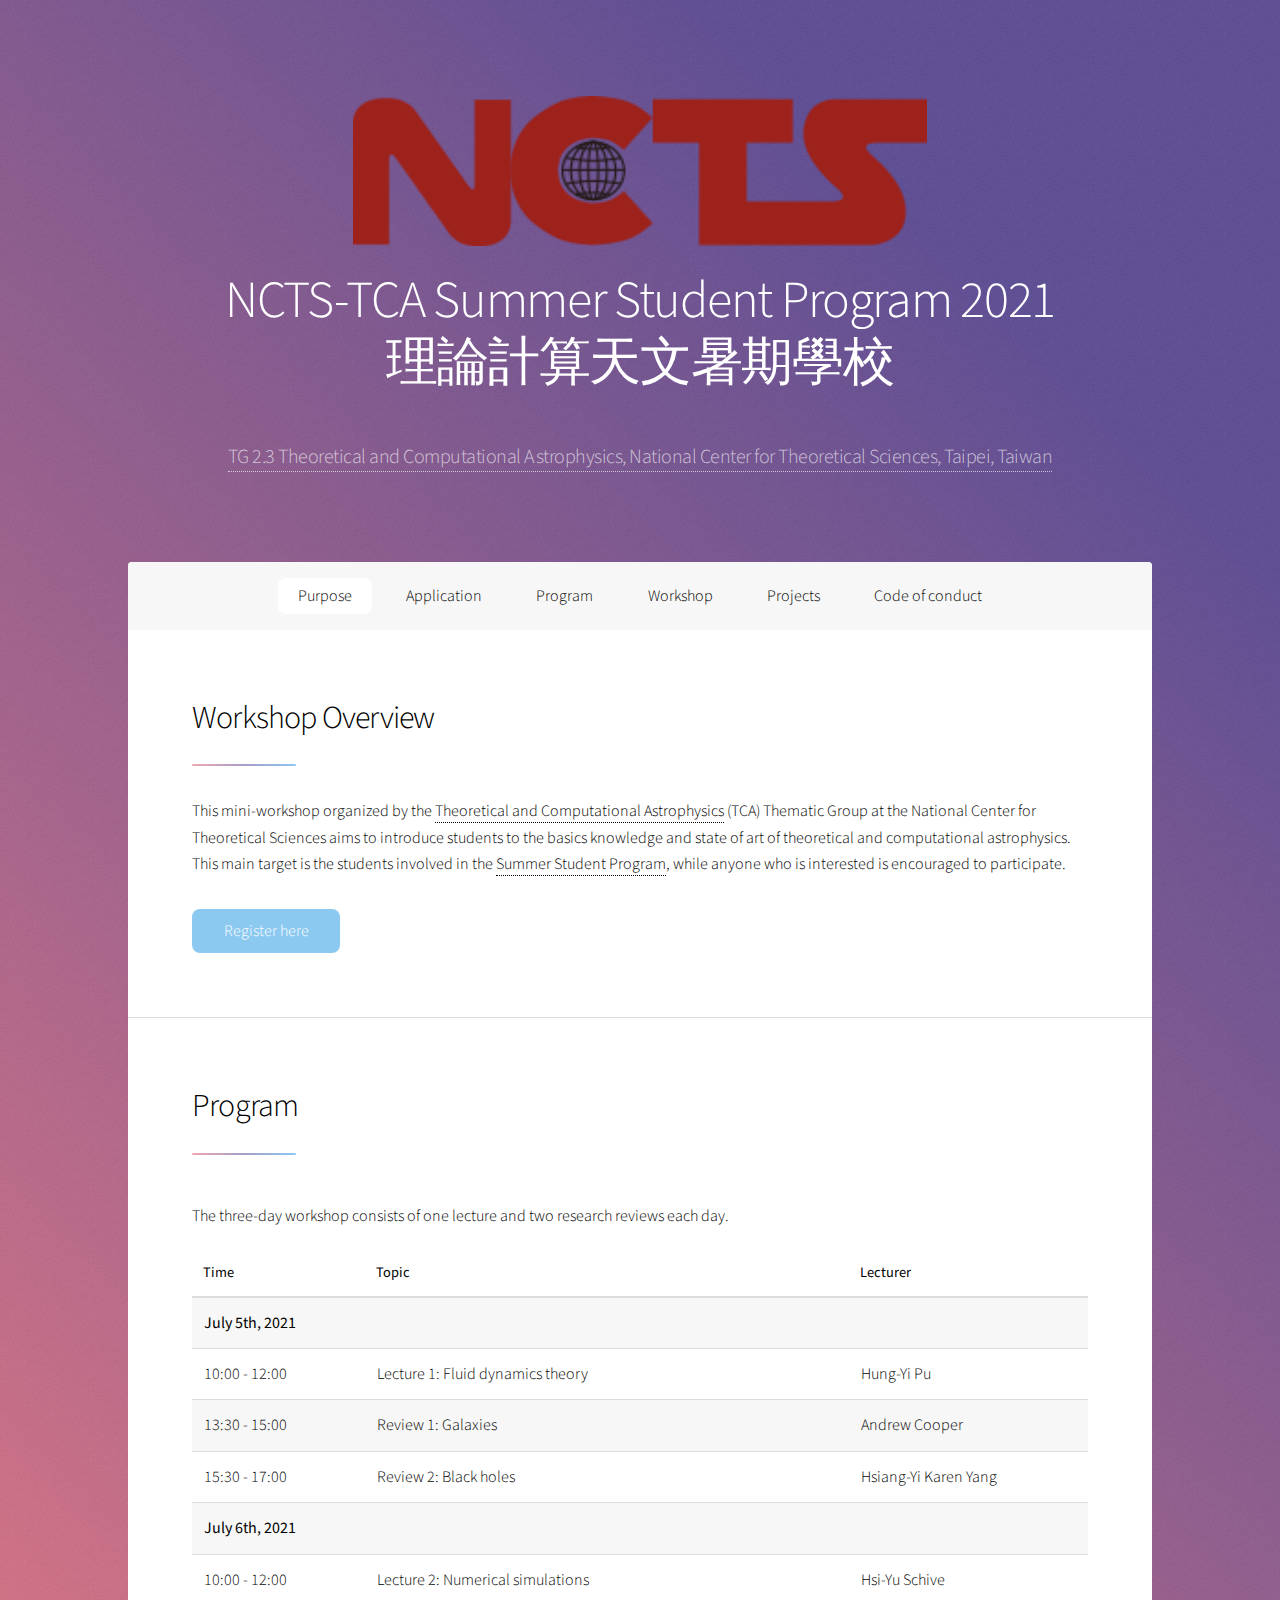
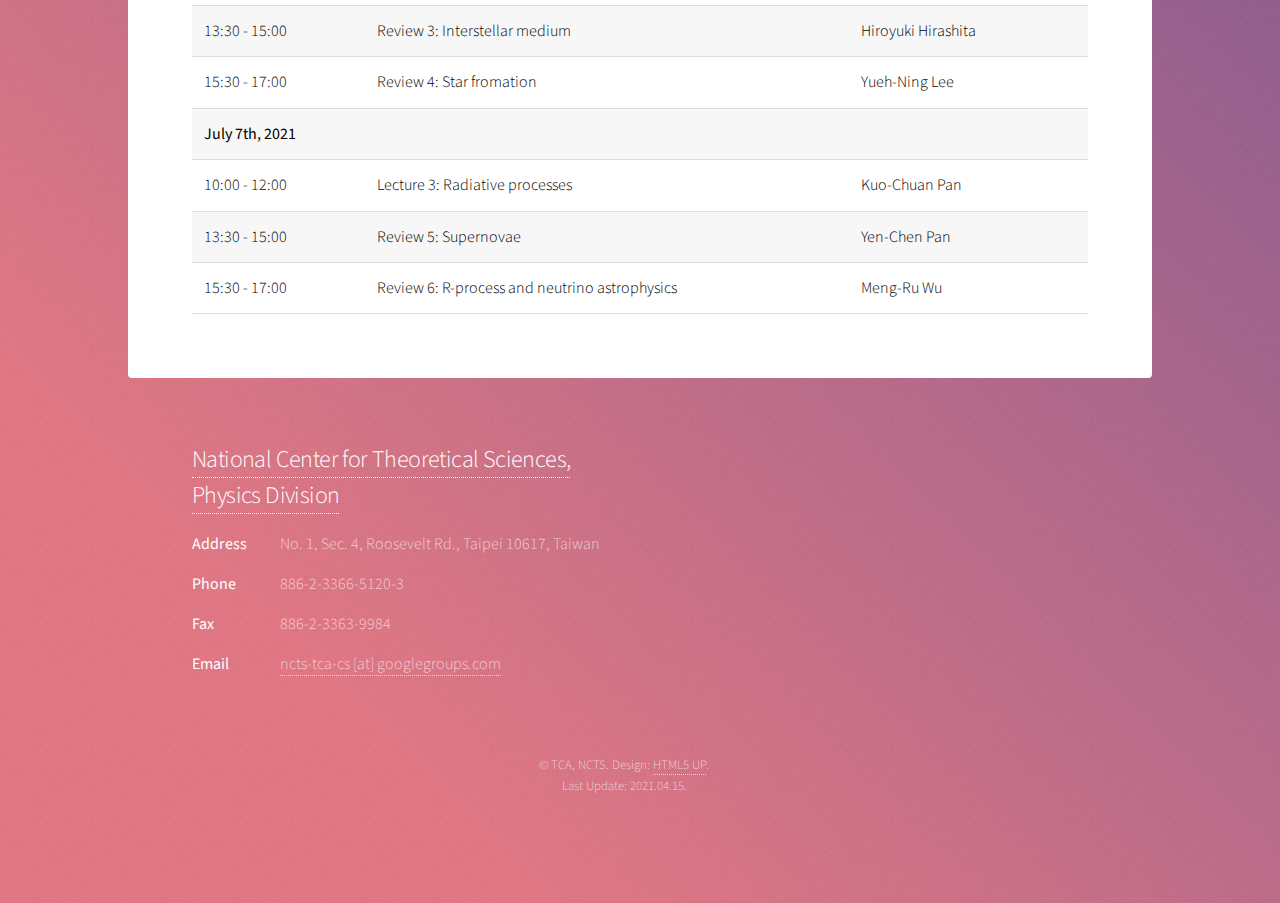
<file: events/202107-tcassp/workshop.html>
<!DOCTYPE HTML>
<!--
	Stellar by HTML5 UP
	html5up.net | @ajlkn
	Free for personal and commercial use under the CCA 3.0 license (html5up.net/license)

    modification: K.-C. Pan 2019.01.05
    modification: K.-C. Pan 2019.07.30
-->
<html>
	<head>
		<title>Theoretical and Computational Astrophysics Summer Student Program</title>
		<meta charset="utf-8" />
		<meta name="viewport" content="width=device-width, initial-scale=1, user-scalable=no" />
        <link rel="fav icon" href="./images/favicon.ico" type="image/x-icon"/>
		<link rel="stylesheet" href="assets/css/main.css" />
		<noscript><link rel="stylesheet" href="assets/css/noscript.css" /></noscript>
	</head>
	<body class="is-preload">

		<!-- Wrapper -->
			<div id="wrapper">

				<!-- Header -->
                <header id="header" class="alt">
                    <span class="logo"><img src="images/logo_ncts.png" alt="" height="150"/></span>
                    <h1>NCTS-TCA Summer Student Program 2021<br>
                    理論計算天文暑期學校</h1>
                    <p><a href="https://nctstca.github.io/index.html"><br>
                    TG 2.3 Theoretical and Computational Astrophysics, National Center for Theoretical Sciences, Taipei, Taiwan</a></p>
                </header>

				<!-- Nav -->
                <nav id="nav">
                    <ul>
                        <li><a href="index.html#purpose" class="active">Purpose</a></li>
                        <li><a href="index.html#application">Application</a></li>
                        <li><a href="index.html#program">Program</a></li>
                        <li><a href="#act" class-"active">Workshop</a></li>
                        <li><a href="index.html#projects">Projects</a></li>
                        <li><a href="index.html#code">Code of conduct</a></li>
                    </ul>
                </nav>

				<!-- Main -->
                <div id="main">
<!------Introduction-------------------------------------------------------------------------->

                    <section id="purpose" class="main">
                        <div class="spotlight">
                            <div class="content">
                                <header class="major">
                                    <h2>Workshop Overview</h2>
                                </header>
                                <p>This mini-workshop organized by the <a href="https://nctstca.github.io/index.html" target="_blank">Theoretical and Computational Astrophysics</a> (TCA) Thematic Group at the National Center for Theoretical Sciences aims to introduce students to the basics knowledge and state of art of theoretical and computational astrophysics. This main target is the students involved in the <a href="index.html">Summer Student Program</a>, while anyone who is interested is encouraged to participate. </p>
                              
                              <ul class="actions">
                                    <li><a href="https://docs.google.com/forms/d/e/1FAIpQLSeJWg6DOb0KXJzUVwZX45_yPgoRw2LPJxhRDR5il7eQdFwN6A/viewform?usp=pp_url"  target="_blank "class="button primary">Register here</a></li>
                              </ul>
                            </div>
                        </div>
                    </section>
<!-------Registration------------------------------------------------------------------------->
                    <section id="program" class="main">
                        <div class="major">
                            <div class="content">
                                <header class="major">
                                    <h2>Program</h2>
                                </header>
                                <p>The three-day workshop consists of one lecture and two research reviews each day.</p>
                                <div class="table-wrapper">
                                    <table>
                                        <thead>
                                            <tr>
                                                <th>Time</th>
                                                <th>Topic</th>
                                                <th>Lecturer</th>
                                            </tr>
                                        </thead>
<!--                                        <thead>-->
<!--                                            <tr>-->
<!--                                                <th>July 5th, 2021</th>-->
<!--                                                <th></th><th></th>-->
<!--                                            </tr>-->
<!--                                        </thead>-->
                                        <tbody>
                                            <tr>
                                                <td><b>July 5th, 2021</b></td>
                                                <th></th><th></th>
                                            </tr>
                                            <tr>
                                                <td>10:00 - 12:00</td>
                                                <td>Lecture 1: Fluid dynamics theory</td>
                                                <td>Hung-Yi Pu</td>
                                            </tr>
                                            <tr>
                                                <td>13:30 - 15:00</td>
                                                <td>Review 1: Galaxies</td>
                                                <td>Andrew Cooper</td>
                                            </tr>
                                            <tr>
                                                <td>15:30 - 17:00</td>
                                                <td>Review 2: Black holes</td>
                                                <td>Hsiang-Yi Karen Yang</td>
                                            </tr>
<!--                                            <tr>-->
<!--                                                <td><b>July 6th, 2021</b></td>-->
<!--                                                <th></th><th></th>-->
<!--                                            </tr>-->
                                            <tr>
                                                <td><b>July 6th, 2021</b></td>
                                                <th></th><th></th>
                                            </tr>
                                            <tr>
                                                <td>10:00 - 12:00</td>
                                                <td>Lecture 2: Numerical simulations</td>
                                                <td>Hsi-Yu Schive</td>
                                            </tr>
                                            <tr>
                                                <td>13:30 - 15:00</td>
                                                <td>Review 3: Interstellar medium</td>
                                                <td>Hiroyuki Hirashita</td>
                                            </tr>
                                            <tr>
                                                <td>15:30 - 17:00</td>
                                                <td>Review 4: Star fromation</td>
                                                <td>Yueh-Ning Lee</td>
                                            </tr>
                                            <tr>
                                                <td><b>July 7th, 2021</b></td>
                                                <th></th><th></th>
                                            </tr>
                                            <tr>
                                                <td>10:00 - 12:00</td>
                                                <td>Lecture 3: Radiative processes</td>
                                                <td>Kuo-Chuan Pan</td>
                                            </tr>
                                            <tr>
                                                <td>13:30 - 15:00</td>
                                                <td>Review 5: Supernovae</td>
                                                <td>Yen-Chen Pan</td>
                                            </tr>
                                            <tr>
                                                <td>15:30 - 17:00</td>
                                                <td>Review 6: R-process and neutrino astrophysics</td>
                                                <td>Meng-Ru Wu</td>
                                            </tr>
                                        </tbody>
                                    </table>
                                </div>
                            </div>
                        </div>
                    </section>
                    <!---------Program---------------------------------------------------------------------->
<!--                    <section id="program" class="main">-->
<!--                        <header class="major">-->
<!--                            <h2>Program</h2>-->
<!--                        </header>-->
<!--                        <ul>-->
<!--                            <li><b>July 05 - 07:</b> The summer program will start with a 3-day workshop. Lectures on basic astrophysics and research overview will be provided. The final program will be released shortly before the beginning of the program. This training course is open to the general public.</li>-->
<!--                            <li><b>July 01 - August 31</b> During the 2-month program, participants will work on their research topics with their supervisors at respective institutes. Local activities may be arranged by the supervisors.</li>-->
<!--                            <li><b>August 30-31:</b> Final public oral presentation.</li>-->
<!--                        </ul>-->
<!---->
<!---->
<!--                        -->
<!--                    </section>-->
                    <!---------Lecturers---------------------------------------------------------------------->
                    <!--                            <section id="lecturers" class="main">-->
                    <!--                                <header class="major">-->
                    <!--                                    <h2>Lecturers</h2>-->
                    <!--                                </header>-->
                    <!--                                <ul>-->
                    <!--                                    <li><strong>Ke-Jung Chen</strong>, Institute of Astronomy and Astrophysics, Academia Sinica, Taiwan</li>-->
                    <!--                                    <li><strong>Kuo-Chuan Pan</strong>, Institute of Astronomy, National Tsing Hua University, Taiwan</li>-->
                    <!--                                    <li><strong>Hsi-Yu Schive</strong>, Institute of Astrophysics, National Taiwan University, Taiwan</li>-->
                    <!--                                </ul>-->
                    <!---------Committee---------------------------------------------------------------------->
                    <!--                                <header class="major">-->
                    <!--                                    <h2>Organizing Committee</h2>-->
                    <!--                                </header>-->
                    <!--                                <ul>-->
                    <!--                                    <li><strong>Ke-Jung Chen</strong>, Institute of Astronomy and Astrophysics, Academia Sinica, Taiwan</li>-->
                    <!--                                    <li><strong>Hiroyuki Hirashita</strong>, Institute of Astronomy and Astrophysics, Academia Sinica, Taiwan</li>-->
                    <!--                                    <li><strong>Kuo-Chuan Pan</strong>, Institute of Astronomy, National Tsing Hua University, Taiwan</li>-->
                    <!--                                    <li><strong>Hsi-Yu Schive</strong>, Instutute of Astrophysics, National Taiwan University, Taiwan</li>-->
                    <!--                                    <li><strong>Meng-Ru Wu</strong>, Institute of Physics, Academia Sinica, Taiwan  </li>-->
                    <!--                                </ul>-->
                    <!---------Participants---------------------------------------------------------------------->
                    <!--                                <header class="major">-->
                    <!--                                    <h2>List of Participants</h2>
                     </header>
                     
                     <div class="table-wrapper">
                     <table>
                     <thead>
                     <tr>
                     <th>Name</th>
                     <th>Institution</th>
                     </tr>
                     </thead>
                     <tbody>
                     <tr>
                     <td>Tzu-Hsiang Chao </td>
                     <td>ASIAA/NTU</td>
                     </tr>
                     <tr>
                     <td>Ken Chen</td>
                     <td>ASIAA</td>
                     </tr>
                     </tbody>
                     </table>
                     </div>
                     
                     </section>
                     --!>



					</div>
<!---------Footer---------------------------------------------------------------------->
					<footer id="footer">
<!--                        <section>-->
<!--                            <h2>How to get here</h2>-->
<!--                            <dd><a href="https://goo.gl/maps/YUc4TjpSyVLuuBJW8" class="icon fa-map-marker"> R521, General Building II, NTHU, No. 101, Section 2, Kuang-Fu Road, Hsinchu, Taiwan</a>-->
<!--                            <a href="http://www.astr.nthu.edu.tw/files/11-1276-14572.php?Lang=en" target="_blank">or see instruction here</a></dd>-->
<!--                        </section>-->
						<section>
                            <h2><a href="http://phys.cts.nthu.edu.tw/page2/super_pages.php?ID=page207">National Center for Theoretical Sciences, Physics Division</a></h2>
<!--                            <h2><a href="https://nctstca.github.io/index.html">TG 2.3 Theoretical and Computational Astrophysics</a></h2>-->
                            <dl class="alt">
                                <dt>Address</dt>
                                <dd>No. 1, Sec. 4, Roosevelt Rd., Taipei 10617, Taiwan</dd>
                                <dt>Phone</dt>
                                <dd>886-2-3366-5120-3</dd>
                                <dt>Fax</dt>
                                <dd>886-2-3363-9984</dd>
                                <dt>Email</dt>
                                <dd><a href="mailto:ncts-tca-cs [at] googlegroups.com">ncts-tca-cs [at] googlegroups.com</a></dd>
                            </dl>
						</section>
<!--                        <a href="" class="image center"><img src="images/support.png" alt="" height="90"></a>-->
                        <p class="copyright">&copy; TCA, NCTS. Design: <a href="https://html5up.net">HTML5 UP</a>.
                        <br>Last Update: 2021.04.15.</p>
					</footer>

			</div>

		<!-- Scripts -->
			<script src="assets/js/jquery.min.js"></script>
			<script src="assets/js/jquery.scrollex.min.js"></script>
			<script src="assets/js/jquery.scrolly.min.js"></script>
			<script src="assets/js/browser.min.js"></script>
			<script src="assets/js/breakpoints.min.js"></script>
			<script src="assets/js/util.js"></script>
			<script src="assets/js/main.js"></script>

	</body>
</html>
</file>
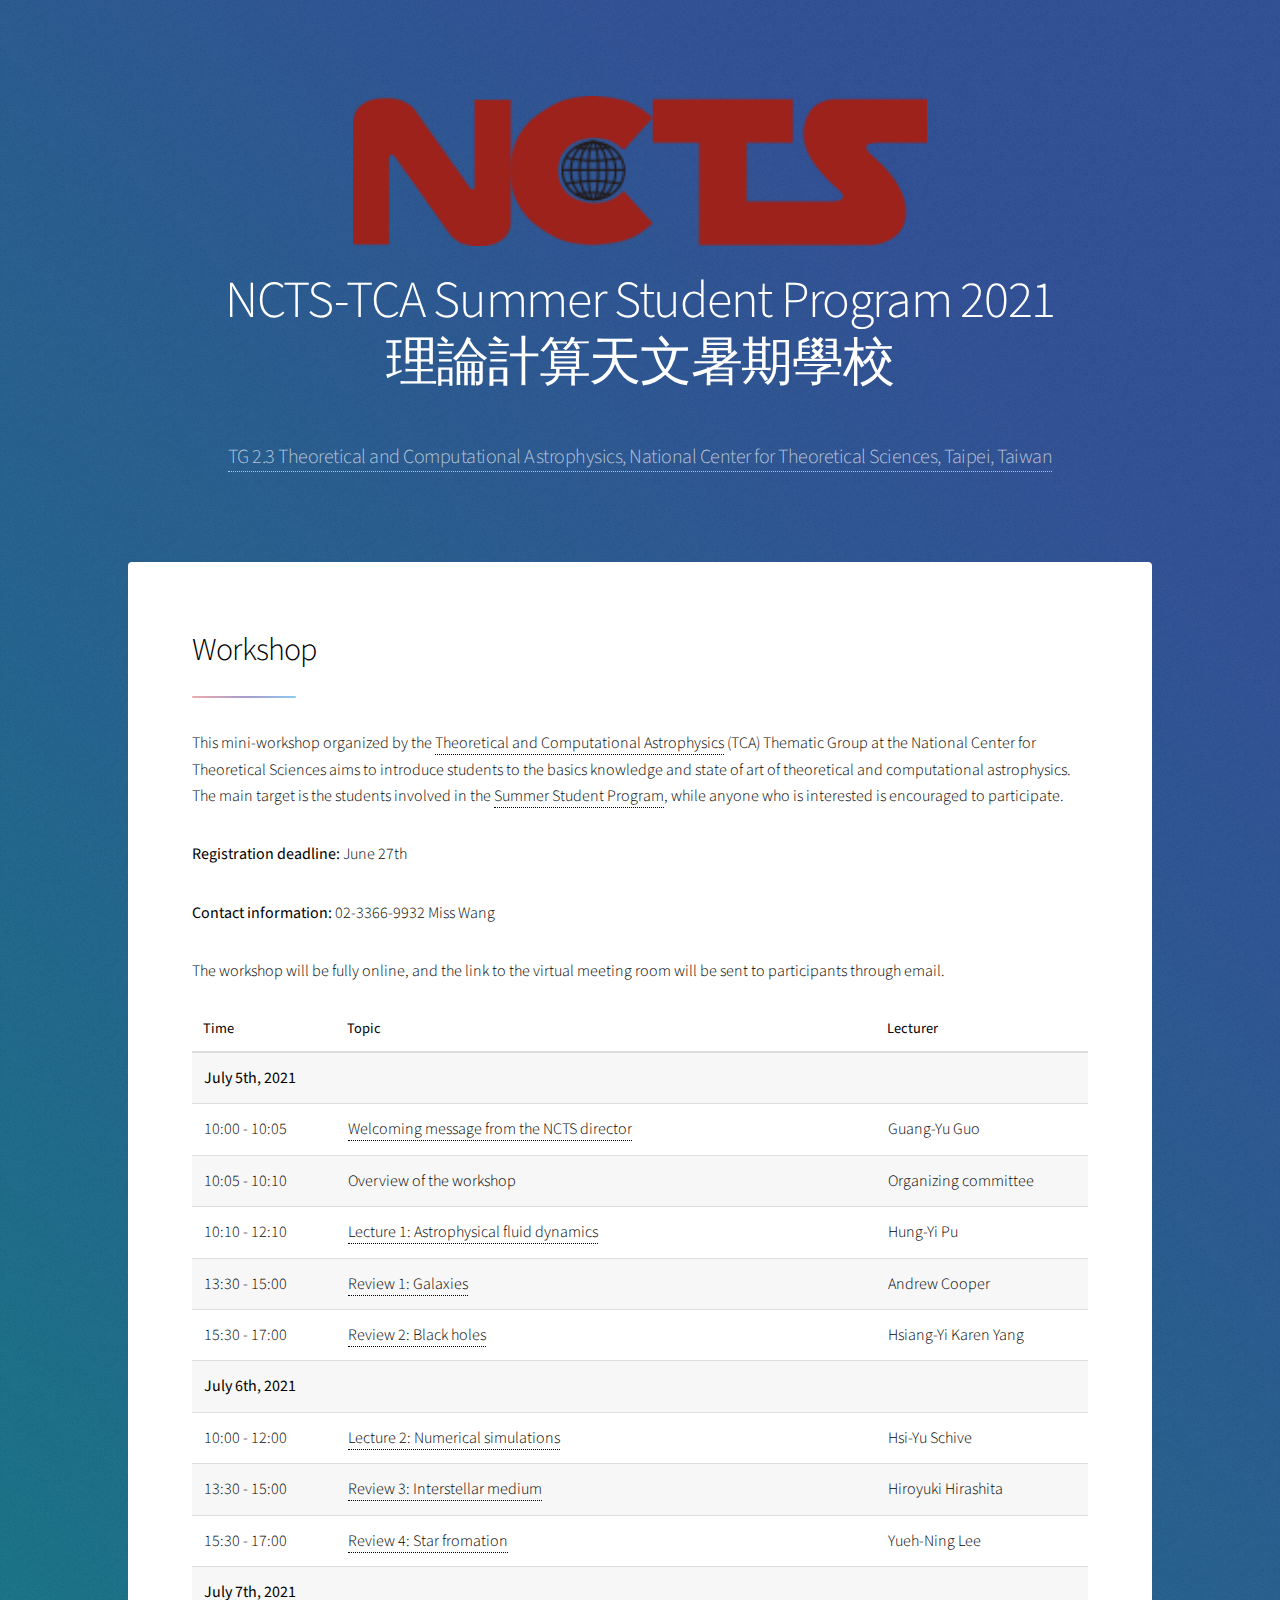
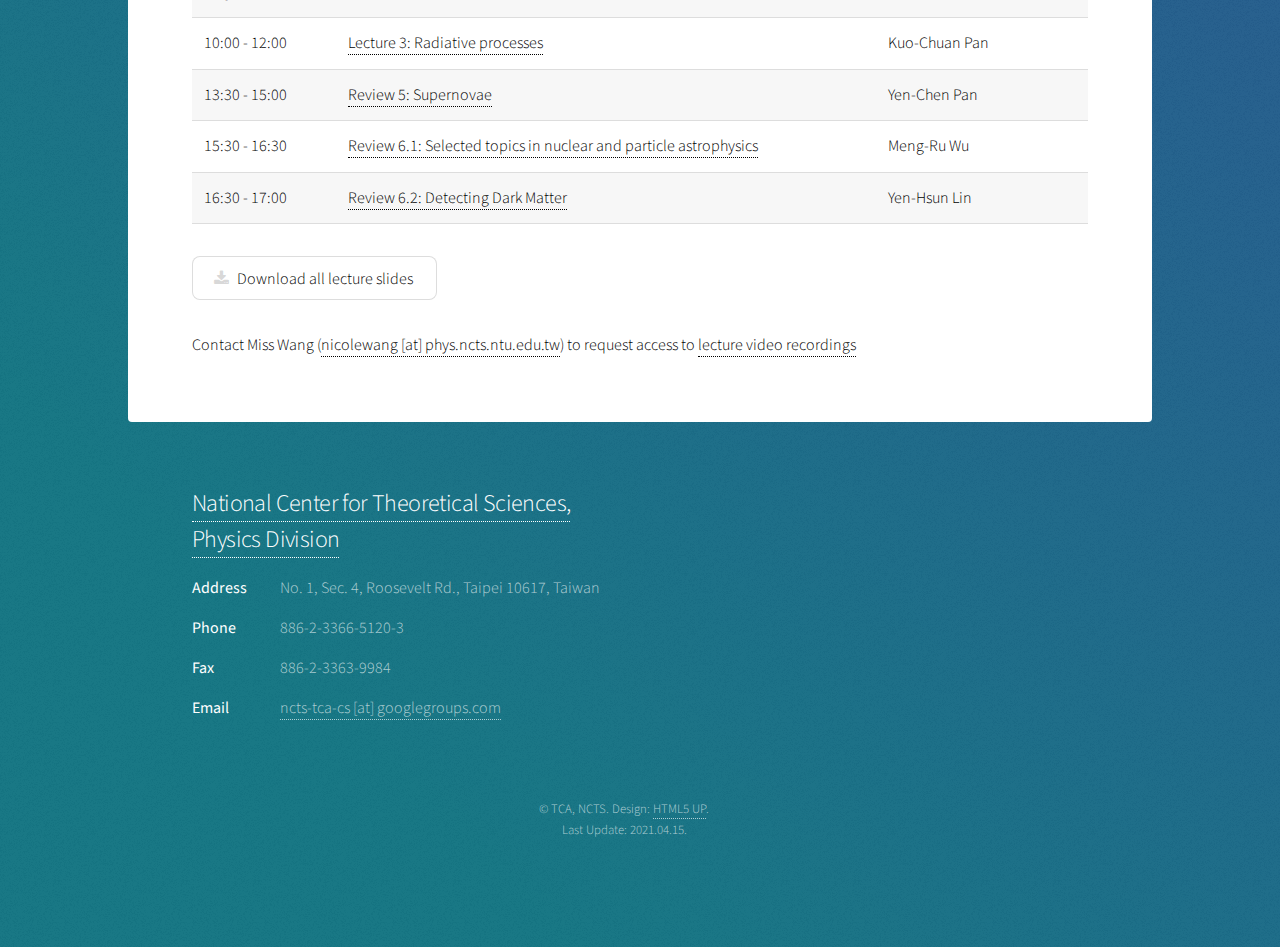
<file: events/202207-tcassp/workshop.html>
<!DOCTYPE HTML>
<!--
	Stellar by HTML5 UP
	html5up.net | @ajlkn
	Free for personal and commercial use under the CCA 3.0 license (html5up.net/license)

    modification: K.-C. Pan 2019.01.05
    modification: K.-C. Pan 2019.07.30
-->
<html>
	<head>
		<title>Theoretical and Computational Astrophysics Summer Student Program</title>
		<meta charset="utf-8" />
		<meta name="viewport" content="width=device-width, initial-scale=1, user-scalable=no" />
        <link rel="fav icon" href="./images/favicon.ico" type="image/x-icon"/>
		<link rel="stylesheet" href="assets/css/main.css" />
		<noscript><link rel="stylesheet" href="assets/css/noscript.css" /></noscript>
	</head>
	<body class="is-preload">

		<!-- Wrapper -->
			<div id="wrapper">

				<!-- Header -->
                <header id="header" class="alt">
                    <span class="logo"><img src="images/logo_ncts.png" alt="" height="150"/></span>
                    <h1>NCTS-TCA Summer Student Program 2021<br>
                    理論計算天文暑期學校</h1>
                    <p><a href="https://nctstca.github.io/index.html"><br>
                    TG 2.3 Theoretical and Computational Astrophysics, National Center for Theoretical Sciences, Taipei, Taiwan</a></p>
                </header>

				<!-- Nav -->
<!--                <nav id="nav">-->
<!--                    <ul>-->
<!--                        <li><a href="index.html#purpose" class="active">Purpose</a></li>-->
<!--                        <li><a href="index.html#application">Application</a></li>-->
<!--                        <li><a href="index.html#program">Program</a></li>-->
<!--                        <li><a href="#act" class-"active">Workshop</a></li>-->
<!--                        <li><a href="index.html#projects">Projects</a></li>-->
<!--                        <li><a href="index.html#code">Code of conduct</a></li>-->
<!--                    </ul>-->
<!--                </nav>-->

				<!-- Main -->
                <div id="main">
<!------Introduction-------------------------------------------------------------------------->

                    <section id="purpose" class="main">
                        <div class="spotlight">
                            <div class="content">
                                <header class="major">
                                    <h2>Workshop</h2>
                                </header>
                                <p>This mini-workshop organized by the <a href="https://nctstca.github.io/index.html" target="_blank">Theoretical and Computational Astrophysics</a> (TCA) Thematic Group at the National Center for Theoretical Sciences aims to introduce students to the basics knowledge and state of art of theoretical and computational astrophysics. The main target is the students involved in the <a href="index.html">Summer Student Program</a>, while anyone who is interested is encouraged to participate. </p>
                              
                              
                              <p><b>Registration deadline:</b> June 27th</p>
                              <p><b>Contact information: </b> 02-3366-9932 Miss Wang</p>
                              <p>The workshop will be fully online, and the link to the virtual meeting room will be sent to participants through email.</p>
<!--                              <ul class="actions">-->
<!--                                    <li><a href="https://docs.google.com/forms/d/e/1FAIpQLSeJWg6DOb0KXJzUVwZX45_yPgoRw2LPJxhRDR5il7eQdFwN6A/viewform?usp=pp_url"  target="_blank "class="button primary">Register here</a></li>-->
<!--                              </ul>-->
                              <!--
                            </div>
                        </div>
                    </section>
                              -->
<!-------Registration------------------------------------------------------------------------->
<!--
                    <section id="program" class="main">
                        <div class="major">
                            <div class="content">
                                <header class="major">
                                    <h2>Program</h2>
                                </header>
                                <p>The three-day workshop consists of one lecture and two research reviews each day.</p>
                                -->
                
                                <div class="table-wrapper">
                                    <table>
                                        <thead>
                                            <tr>
                                                <th>Time</th>
                                                <th>Topic</th>
                                                <th>Lecturer</th>
                                            </tr>
                                        </thead>
<!--                                        <thead>-->
<!--                                            <tr>-->
<!--                                                <th>July 5th, 2021</th>-->
<!--                                                <th></th><th></th>-->
<!--                                            </tr>-->
<!--                                        </thead>-->
                                        <tbody>
                                            <tr>
                                                <td><b>July 5th, 2021</b></td>
                                                <th></th><th></th>
                                            </tr>
                                            <tr>
                                                <td>10:00 - 10:05</td>
                                                <td><a href="lectures/NCTS_TCA_SSP_20210705_Welcome_gyguo.pdf"  target="_blank">Welcoming message from the NCTS director</a></td>
                                                <td>Guang-Yu Guo</td>
                                            </tr>
                                            <tr>
                                                <td>10:05 - 10:10</td>
                                                <td>Overview of the workshop</td>
                                                <td>Organizing committee</td>
                                            </tr>
                                            <tr>
                                                <td>10:10 - 12:10</td>
                                                <td><a href="lectures/NCTS_TCA_SSP_20210705_Astrophysical_Fluids_hypu.pdf"  target="_blank">Lecture 1: Astrophysical fluid dynamics</a></td>
                                                <td>Hung-Yi Pu</td>
                                            </tr>
                                            <tr>
                                                <td>13:30 - 15:00</td>
                                                <td><a href="lectures/NCTS_TCA_SSP_20210705_Galaxies_acooper.pdf"  target="_blank">Review 1: Galaxies</a></td>
                                                <td>Andrew Cooper</td>
                                            </tr>
                                            <tr>
                                                <td>15:30 - 17:00</td>
                                                <td><a href="lectures/NCTS_TCA_SSP_20210705_Black_Holes_hyyang.pdf"  target="_blank">Review 2: Black holes</a></td>
                                                <td>Hsiang-Yi Karen Yang</td>
                                            </tr>
                                            <tr>
                                                <td><b>July 6th, 2021</b></td>
                                                <th></th><th></th>
                                            </tr>
                                            <tr>
                                                <td>10:00 - 12:00</td>
                                                <td><a href="lectures/NCTS_TCA_SSP_20210706_Numerical_Simulations_hyschive.pdf"  target="_blank">Lecture 2: Numerical simulations</a></td>
                                                <td>Hsi-Yu Schive</td>
                                            </tr>
                                            <tr>
                                                <td>13:30 - 15:00</td>
                                                <td><a href="lectures/NCTS_TCA_SSP_20210706_ISM_hhirashita.pdf"  target="_blank">Review 3: Interstellar medium</a></td>
                                                <td>Hiroyuki Hirashita</td>
                                            </tr>
                                            <tr>
                                                <td>15:30 - 17:00</td>
                                                <td><a href="lectures/NCTS_TCA_SSP_20210706_Star_Formation_ynlee.pdf"  target="_blank">Review 4: Star fromation</a></td>
                                                <td>Yueh-Ning Lee</td>
                                            </tr>
                                            <tr>
                                                <td><b>July 7th, 2021</b></td>
                                                <th></th><th></th>
                                            </tr>
                                            <tr>
                                                <td>10:00 - 12:00</td>
                                                <td><a href="lectures/NCTS_TCA_SSP_20210707_Radiative_Processes_kcpan.pdf"  target="_blank">Lecture 3: Radiative processes</td>
                                                <td>Kuo-Chuan Pan</td>
                                            </tr>
                                            <tr>
                                                <td>13:30 - 15:00</td>
                                                <td><a href="lectures/NCTS_TCA_SSP_20210707_Supernovae_ycpan.pdf"  target="_blank">Review 5: Supernovae</a></td>
                                                <td>Yen-Chen Pan</td>
                                            </tr>
                                            <tr>
                                                <td>15:30 - 16:30</td>
                                                <td><a href="lectures/NCTS_TCA_SSP_20210707_Particle_Astrophysics_mrwu.pdf"  target="_blank">Review 6.1: Selected topics in nuclear and particle astrophysics</a></td>
                                                <td>Meng-Ru Wu</td>
                                            </tr>
                                            <tr>
                                                <td>16:30 - 17:00</td>
                                                <td><a href="lectures/NCTS_TCA_SSP_20210707_Dark_Matter_yhlin.pdf"  target="_blank">Review 6.2: Detecting Dark Matter</a></td>
                                                <td>Yen-Hsun Lin</td>
                                            </tr>
                                        </tbody>
                                    </table>
                                </div>
                                <p> <a href="lectures.zip" class="button icon fa-download" target="_blank">Download all lecture slides</a></p>
                                <p> Contact Miss Wang (<a href="mailto:nicolewang@phys.ncts.ntu.edu.tw">nicolewang [at] phys.ncts.ntu.edu.tw</a>) to request access to <a href="https://drive.google.com/drive/folders/17fsNphP40i0J2T3gaTNBCsT1GcensPcq?usp=sharing"  target="_blank">lecture video recordings</a></p>
                            </div>
                        </div>
                    </section>
                    <!---------Program---------------------------------------------------------------------->
<!--                    <section id="program" class="main">-->
<!--                        <header class="major">-->
<!--                            <h2>Program</h2>-->
<!--                        </header>-->
<!--                        <ul>-->
<!--                            <li><b>July 05 - 07:</b> The summer program will start with a 3-day workshop. Lectures on basic astrophysics and research overview will be provided. The final program will be released shortly before the beginning of the program. This training course is open to the general public.</li>-->
<!--                            <li><b>July 01 - August 31</b> During the 2-month program, participants will work on their research topics with their supervisors at respective institutes. Local activities may be arranged by the supervisors.</li>-->
<!--                            <li><b>August 30-31:</b> Final public oral presentation.</li>-->
<!--                        </ul>-->
<!---->
<!---->
<!--                        -->
<!--                    </section>-->
                    <!---------Lecturers---------------------------------------------------------------------->
                    <!--                            <section id="lecturers" class="main">-->
                    <!--                                <header class="major">-->
                    <!--                                    <h2>Lecturers</h2>-->
                    <!--                                </header>-->
                    <!--                                <ul>-->
                    <!--                                    <li><strong>Ke-Jung Chen</strong>, Institute of Astronomy and Astrophysics, Academia Sinica, Taiwan</li>-->
                    <!--                                    <li><strong>Kuo-Chuan Pan</strong>, Institute of Astronomy, National Tsing Hua University, Taiwan</li>-->
                    <!--                                    <li><strong>Hsi-Yu Schive</strong>, Institute of Astrophysics, National Taiwan University, Taiwan</li>-->
                    <!--                                </ul>-->
                    <!---------Committee---------------------------------------------------------------------->
                    <!--                                <header class="major">-->
                    <!--                                    <h2>Organizing Committee</h2>-->
                    <!--                                </header>-->
                    <!--                                <ul>-->
                    <!--                                    <li><strong>Ke-Jung Chen</strong>, Institute of Astronomy and Astrophysics, Academia Sinica, Taiwan</li>-->
                    <!--                                    <li><strong>Hiroyuki Hirashita</strong>, Institute of Astronomy and Astrophysics, Academia Sinica, Taiwan</li>-->
                    <!--                                    <li><strong>Kuo-Chuan Pan</strong>, Institute of Astronomy, National Tsing Hua University, Taiwan</li>-->
                    <!--                                    <li><strong>Hsi-Yu Schive</strong>, Instutute of Astrophysics, National Taiwan University, Taiwan</li>-->
                    <!--                                    <li><strong>Meng-Ru Wu</strong>, Institute of Physics, Academia Sinica, Taiwan  </li>-->
                    <!--                                </ul>-->
                    <!---------Participants---------------------------------------------------------------------->
                    <!--                                <header class="major">-->
                    <!--                                    <h2>List of Participants</h2>
                     </header>
                     
                     <div class="table-wrapper">
                     <table>
                     <thead>
                     <tr>
                     <th>Name</th>
                     <th>Institution</th>
                     </tr>
                     </thead>
                     <tbody>
                     <tr>
                     <td>Tzu-Hsiang Chao </td>
                     <td>ASIAA/NTU</td>
                     </tr>
                     <tr>
                     <td>Ken Chen</td>
                     <td>ASIAA</td>
                     </tr>
                     </tbody>
                     </table>
                     </div>
                     
                     </section>
                     --!>



					</div>
<!---------Footer---------------------------------------------------------------------->
					<footer id="footer">
<!--                        <section>-->
<!--                            <h2>How to get here</h2>-->
<!--                            <dd><a href="https://goo.gl/maps/YUc4TjpSyVLuuBJW8" class="icon fa-map-marker"> R521, General Building II, NTHU, No. 101, Section 2, Kuang-Fu Road, Hsinchu, Taiwan</a>-->
<!--                            <a href="http://www.astr.nthu.edu.tw/files/11-1276-14572.php?Lang=en" target="_blank">or see instruction here</a></dd>-->
<!--                        </section>-->
						<section>
                            <h2><a href="http://phys.cts.nthu.edu.tw/page2/super_pages.php?ID=page207">National Center for Theoretical Sciences, Physics Division</a></h2>
<!--                            <h2><a href="https://nctstca.github.io/index.html">TG 2.3 Theoretical and Computational Astrophysics</a></h2>-->
                            <dl class="alt">
                                <dt>Address</dt>
                                <dd>No. 1, Sec. 4, Roosevelt Rd., Taipei 10617, Taiwan</dd>
                                <dt>Phone</dt>
                                <dd>886-2-3366-5120-3</dd>
                                <dt>Fax</dt>
                                <dd>886-2-3363-9984</dd>
                                <dt>Email</dt>
                                <dd><a href="mailto:ncts-tca-cs@googlegroups.com">ncts-tca-cs [at] googlegroups.com</a></dd>
                            </dl>
						</section>
<!--                        <a href="" class="image center"><img src="images/support.png" alt="" height="90"></a>-->
                        <p class="copyright">&copy; TCA, NCTS. Design: <a href="https://html5up.net">HTML5 UP</a>.
                        <br>Last Update: 2021.04.15.</p>
					</footer>

			</div>

		<!-- Scripts -->
			<script src="assets/js/jquery.min.js"></script>
			<script src="assets/js/jquery.scrollex.min.js"></script>
			<script src="assets/js/jquery.scrolly.min.js"></script>
			<script src="assets/js/browser.min.js"></script>
			<script src="assets/js/breakpoints.min.js"></script>
			<script src="assets/js/util.js"></script>
			<script src="assets/js/main.js"></script>

	</body>
</html>
</file>
<file: events/201904-miniworkshop/assets/css/noscript.css>
/*
	Stellar by HTML5 UP
	html5up.net | @ajlkn
	Free for personal and commercial use under the CCA 3.0 license (html5up.net/license)
*/

/* Header */

	body.is-preload #header.alt > * {
		opacity: 1;
	}

	body.is-preload #header.alt .logo {
		-moz-transform: none;
		-webkit-transform: none;
		-ms-transform: none;
		transform: none;
	}
</file>
<file: events/201909-naschool/assets/css/noscript.css>
/*
	Stellar by HTML5 UP
	html5up.net | @ajlkn
	Free for personal and commercial use under the CCA 3.0 license (html5up.net/license)
*/

/* Header */

	body.is-preload #header.alt > * {
		opacity: 1;
	}

	body.is-preload #header.alt .logo {
		-moz-transform: none;
		-webkit-transform: none;
		-ms-transform: none;
		transform: none;
	}
</file>
<file: events/202107-tcassp/assets/css/noscript.css>
/*
	Stellar by HTML5 UP
	html5up.net | @ajlkn
	Free for personal and commercial use under the CCA 3.0 license (html5up.net/license)
*/

/* Header */

	body.is-preload #header.alt > * {
		opacity: 1;
	}

	body.is-preload #header.alt .logo {
		-moz-transform: none;
		-webkit-transform: none;
		-ms-transform: none;
		transform: none;
	}
</file>
<file: events/202207-tcassp/assets/css/noscript.css>
/*
	Stellar by HTML5 UP
	html5up.net | @ajlkn
	Free for personal and commercial use under the CCA 3.0 license (html5up.net/license)
*/

/* Header */

	body.is-preload #header.alt > * {
		opacity: 1;
	}

	body.is-preload #header.alt .logo {
		-moz-transform: none;
		-webkit-transform: none;
		-ms-transform: none;
		transform: none;
	}
</file>
<file: events/202307-tcassp/assets/css/noscript.css>
/*
	Stellar by HTML5 UP
	html5up.net | @ajlkn
	Free for personal and commercial use under the CCA 3.0 license (html5up.net/license)
*/

/* Header */

	body.is-preload #header.alt > * {
		opacity: 1;
	}

	body.is-preload #header.alt .logo {
		-moz-transform: none;
		-webkit-transform: none;
		-ms-transform: none;
		transform: none;
	}
</file>
<file: events/202407-tcassp/assets/css/noscript.css>
/*
	Stellar by HTML5 UP
	html5up.net | @ajlkn
	Free for personal and commercial use under the CCA 3.0 license (html5up.net/license)
*/

/* Header */

	body.is-preload #header.alt > * {
		opacity: 1;
	}

	body.is-preload #header.alt .logo {
		-moz-transform: none;
		-webkit-transform: none;
		-ms-transform: none;
		transform: none;
	}
</file>
<file: events/202507-tcassp/assets/css/noscript.css>
/*
	Stellar by HTML5 UP
	html5up.net | @ajlkn
	Free for personal and commercial use under the CCA 3.0 license (html5up.net/license)
*/

/* Header */

	body.is-preload #header.alt > * {
		opacity: 1;
	}

	body.is-preload #header.alt .logo {
		-moz-transform: none;
		-webkit-transform: none;
		-ms-transform: none;
		transform: none;
	}
</file>
<file: events/202607-tcassp/assets/css/noscript.css>
/*
	Stellar by HTML5 UP
	html5up.net | @ajlkn
	Free for personal and commercial use under the CCA 3.0 license (html5up.net/license)
*/

/* Header */

	body.is-preload #header.alt > * {
		opacity: 1;
	}

	body.is-preload #header.alt .logo {
		-moz-transform: none;
		-webkit-transform: none;
		-ms-transform: none;
		transform: none;
	}
</file>
<file: assets/css/noscript.css>
/*
	Stellar by HTML5 UP
	html5up.net | @ajlkn
	Free for personal and commercial use under the CCA 3.0 license (html5up.net/license)
*/

/* Header */

	body.is-preload #header.alt > * {
		opacity: 1;
	}

	body.is-preload #header.alt .logo {
		-moz-transform: none;
		-webkit-transform: none;
		-ms-transform: none;
		transform: none;
	}
</file>
<file: events/201904-miniworkshop/assets/css/main.css>
@import url(font-awesome.min.css);
@import "https://fonts.googleapis.com/css?family=Source+Sans+Pro:300,400";

/*
	Stellar by HTML5 UP
	html5up.net | @ajlkn
	Free for personal and commercial use under the CCA 3.0 license (html5up.net/license)
*/

html, body, div, span, applet, object,
iframe, h1, h2, h3, h4, h5, h6, p, blockquote,
pre, a, abbr, acronym, address, big, cite,
code, del, dfn, em, img, ins, kbd, q, s, samp,
small, strike, strong, sub, sup, tt, var, b,
u, i, center, dl, dt, dd, ol, ul, li, fieldset,
form, label, legend, table, caption, tbody,
tfoot, thead, tr, th, td, article, aside,
canvas, details, embed, figure, figcaption,
footer, header, hgroup, menu, nav, output, ruby,
section, summary, time, mark, audio, video {
	margin: 0;
	padding: 0;
	border: 0;
	font-size: 100%;
	font: inherit;
	vertical-align: baseline;}

article, aside, details, figcaption, figure,
footer, header, hgroup, menu, nav, section {
	display: block;}

body {
	line-height: 1;
}

ol, ul {
	list-style: none;
}

blockquote, q {
	quotes: none;
}

	blockquote:before, blockquote:after, q:before, q:after {
		content: '';
		content: none;
	}

table {
	border-collapse: collapse;
	border-spacing: 0;
}

body {
	-webkit-text-size-adjust: none;
}

mark {
	background-color: transparent;
	color: inherit;
}

input::-moz-focus-inner {
	border: 0;
	padding: 0;
}

input, select, textarea {
	-moz-appearance: none;
	-webkit-appearance: none;
	-ms-appearance: none;
	appearance: none;
}

/* Basic */

	@-ms-viewport {
		width: device-width;
	}

	body {
		-ms-overflow-style: scrollbar;
	}

	@media screen and (max-width: 480px) {

		html, body {
			min-width: 320px;
		}

	}

	html {
		box-sizing: border-box;
	}

	*, *:before, *:after {
		box-sizing: inherit;
	}

	body {
		background-color: #935d8c;
		background-image: url("images/overlay.png"), -moz-linear-gradient(45deg, #e37682 15%, #5f4d93 85%);
		background-image: url("images/overlay.png"), -webkit-linear-gradient(45deg, #e37682 15%, #5f4d93 85%);
		background-image: url("images/overlay.png"), -ms-linear-gradient(45deg, #e37682 15%, #5f4d93 85%);
		background-image: url("images/overlay.png"), linear-gradient(45deg, #e37682 15%, #5f4d93 85%);
	}

		body.is-preload *, body.is-preload *:before, body.is-preload *:after {
			-moz-animation: none !important;
			-webkit-animation: none !important;
			-ms-animation: none !important;
			animation: none !important;
			-moz-transition: none !important;
			-webkit-transition: none !important;
			-ms-transition: none !important;
			transition: none !important;
		}

/* Type */

	body {
		background-color: #935d8c;
		color: rgba(255, 255, 255, 0.65);
	}

	body, input, select, textarea {
		font-family: "Source Sans Pro", Helvetica, sans-serif;
		font-size: 17pt;
		font-weight: 300;
		line-height: 1.65;
	}

		@media screen and (max-width: 1680px) {

			body, input, select, textarea {
				font-size: 14pt;
			}

		}

		@media screen and (max-width: 1280px) {

			body, input, select, textarea {
				font-size: 12pt;
			}

		}

		@media screen and (max-width: 360px) {

			body, input, select, textarea {
				font-size: 11pt;
			}

		}

	a {
		-moz-transition: color 0.2s ease, border-bottom 0.2s ease;
		-webkit-transition: color 0.2s ease, border-bottom 0.2s ease;
		-ms-transition: color 0.2s ease, border-bottom 0.2s ease;
		transition: color 0.2s ease, border-bottom 0.2s ease;
		text-decoration: none;
		border-bottom: dotted 1px;
		color: inherit;
	}

		a:hover {
			border-bottom-color: transparent;
		}

	strong, b {
		font-weight: 400;
	}

	em, i {
		font-style: italic;
	}

	p {
		margin: 0 0 2em 0;
	}

		p.content {
			-moz-columns: 20em 2;
			-webkit-columns: 20em 2;
			-ms-columns: 20em 2;
			columns: 20em 2;
			-moz-column-gap: 2em;
			-webkit-column-gap: 2em;
			-ms-column-gap: 2em;
			column-gap: 2em;
			text-align: justify;
		}

	h1, h2, h3, h4, h5, h6 {
		font-weight: 300;
		line-height: 1.5;
		margin: 0 0 0.7em 0;
		letter-spacing: -0.025em;
	}

		h1 a, h2 a, h3 a, h4 a, h5 a, h6 a {
			color: inherit;
			text-decoration: none;
		}

	h1 {
		font-size: 2.5em;
		line-height: 1.2;
	}

	h2 {
		font-size: 1.5em;
	}

	h3 {
		font-size: 1.25em;
	}

	h4 {
		font-size: 1.1em;
	}

	h5 {
		font-size: 0.9em;
	}

	h6 {
		font-size: 0.7em;
	}

	@media screen and (max-width: 736px) {

		h1 {
			font-size: 2em;
		}

	}

	sub {
		font-size: 0.8em;
		position: relative;
		top: 0.5em;
	}

	sup {
		font-size: 0.8em;
		position: relative;
		top: -0.5em;
	}

	blockquote {
		border-left: solid 4px;
		font-style: italic;
		margin: 0 0 2em 0;
		padding: 0.5em 0 0.5em 2em;
	}

	code {
		border-radius: 8px;
		border: solid 1px;
		font-family: "Courier New", monospace;
		font-size: 0.9em;
		margin: 0 0.25em;
		padding: 0.25em 0.65em;
	}

	pre {
		-webkit-overflow-scrolling: touch;
		font-family: "Courier New", monospace;
		font-size: 0.9em;
		margin: 0 0 2em 0;
	}

		pre code {
			display: block;
			line-height: 1.75;
			padding: 1em 1.5em;
			overflow-x: auto;
		}

	hr {
		border: 0;
		border-bottom: solid 1px;
		margin: 2em 0;
	}

		hr.major {
			margin: 3em 0;
		}

	.align-left {
		text-align: left;
	}

	.align-center {
		text-align: center;
	}

	.align-right {
		text-align: right;
	}

	input, select, textarea {
		color: #ffffff;
	}

	a:hover {
		color: #ffffff;
	}

	strong, b {
		color: #ffffff;
	}

	h1, h2, h3, h4, h5, h6 {
		color: #ffffff;
	}

	blockquote {
		border-left-color: rgba(255, 255, 255, 0.35);
	}

	code {
		background: rgba(255, 255, 255, 0.075);
		border-color: rgba(255, 255, 255, 0.35);
	}

	hr {
		border-bottom-color: rgba(255, 255, 255, 0.35);
	}

/* Row */

	.row {
		display: flex;
		flex-wrap: wrap;
		box-sizing: border-box;
		align-items: stretch;
	}

		.row > * {
			box-sizing: border-box;
		}

		.row.gtr-uniform > * > :last-child {
			margin-bottom: 0;
		}

		.row.aln-left {
			justify-content: flex-start;
		}

		.row.aln-center {
			justify-content: center;
		}

		.row.aln-right {
			justify-content: flex-end;
		}

		.row.aln-top {
			align-items: flex-start;
		}

		.row.aln-middle {
			align-items: center;
		}

		.row.aln-bottom {
			align-items: flex-end;
		}

		.row > .imp {
			order: -1;
		}

		.row > .col-1 {
			width: 8.3333333333%;
		}

		.row > .off-1 {
			margin-left: 8.3333333333%;
		}

		.row > .col-2 {
			width: 16.6666666667%;
		}

		.row > .off-2 {
			margin-left: 16.6666666667%;
		}

		.row > .col-3 {
			width: 25%;
		}

		.row > .off-3 {
			margin-left: 25%;
		}

		.row > .col-4 {
			width: 33.3333333333%;
		}

		.row > .off-4 {
			margin-left: 33.3333333333%;
		}

		.row > .col-5 {
			width: 41.6666666667%;
		}

		.row > .off-5 {
			margin-left: 41.6666666667%;
		}

		.row > .col-6 {
			width: 50%;
		}

		.row > .off-6 {
			margin-left: 50%;
		}

		.row > .col-7 {
			width: 58.3333333333%;
		}

		.row > .off-7 {
			margin-left: 58.3333333333%;
		}

		.row > .col-8 {
			width: 66.6666666667%;
		}

		.row > .off-8 {
			margin-left: 66.6666666667%;
		}

		.row > .col-9 {
			width: 75%;
		}

		.row > .off-9 {
			margin-left: 75%;
		}

		.row > .col-10 {
			width: 83.3333333333%;
		}

		.row > .off-10 {
			margin-left: 83.3333333333%;
		}

		.row > .col-11 {
			width: 91.6666666667%;
		}

		.row > .off-11 {
			margin-left: 91.6666666667%;
		}

		.row > .col-12 {
			width: 100%;
		}

		.row > .off-12 {
			margin-left: 100%;
		}

		.row.gtr-0 {
			margin-top: 0;
			margin-left: 0em;
		}

			.row.gtr-0 > * {
				padding: 0 0 0 0em;
			}

			.row.gtr-0.gtr-uniform {
				margin-top: 0em;
			}

				.row.gtr-0.gtr-uniform > * {
					padding-top: 0em;
				}

		.row.gtr-25 {
			margin-top: 0;
			margin-left: -0.375em;
		}

			.row.gtr-25 > * {
				padding: 0 0 0 0.375em;
			}

			.row.gtr-25.gtr-uniform {
				margin-top: -0.375em;
			}

				.row.gtr-25.gtr-uniform > * {
					padding-top: 0.375em;
				}

		.row.gtr-50 {
			margin-top: 0;
			margin-left: -0.75em;
		}

			.row.gtr-50 > * {
				padding: 0 0 0 0.75em;
			}

			.row.gtr-50.gtr-uniform {
				margin-top: -0.75em;
			}

				.row.gtr-50.gtr-uniform > * {
					padding-top: 0.75em;
				}

		.row {
			margin-top: 0;
			margin-left: -1.5em;
		}

			.row > * {
				padding: 0 0 0 1.5em;
			}

			.row.gtr-uniform {
				margin-top: -1.5em;
			}

				.row.gtr-uniform > * {
					padding-top: 1.5em;
				}

		.row.gtr-150 {
			margin-top: 0;
			margin-left: -2.25em;
		}

			.row.gtr-150 > * {
				padding: 0 0 0 2.25em;
			}

			.row.gtr-150.gtr-uniform {
				margin-top: -2.25em;
			}

				.row.gtr-150.gtr-uniform > * {
					padding-top: 2.25em;
				}

		.row.gtr-200 {
			margin-top: 0;
			margin-left: -3em;
		}

			.row.gtr-200 > * {
				padding: 0 0 0 3em;
			}

			.row.gtr-200.gtr-uniform {
				margin-top: -3em;
			}

				.row.gtr-200.gtr-uniform > * {
					padding-top: 3em;
				}

		@media screen and (max-width: 1680px) {

			.row {
				display: flex;
				flex-wrap: wrap;
				box-sizing: border-box;
				align-items: stretch;
			}

				.row > * {
					box-sizing: border-box;
				}

				.row.gtr-uniform > * > :last-child {
					margin-bottom: 0;
				}

				.row.aln-left {
					justify-content: flex-start;
				}

				.row.aln-center {
					justify-content: center;
				}

				.row.aln-right {
					justify-content: flex-end;
				}

				.row.aln-top {
					align-items: flex-start;
				}

				.row.aln-middle {
					align-items: center;
				}

				.row.aln-bottom {
					align-items: flex-end;
				}

				.row > .imp-xlarge {
					order: -1;
				}

				.row > .col-1-xlarge {
					width: 8.3333333333%;
				}

				.row > .off-1-xlarge {
					margin-left: 8.3333333333%;
				}

				.row > .col-2-xlarge {
					width: 16.6666666667%;
				}

				.row > .off-2-xlarge {
					margin-left: 16.6666666667%;
				}

				.row > .col-3-xlarge {
					width: 25%;
				}

				.row > .off-3-xlarge {
					margin-left: 25%;
				}

				.row > .col-4-xlarge {
					width: 33.3333333333%;
				}

				.row > .off-4-xlarge {
					margin-left: 33.3333333333%;
				}

				.row > .col-5-xlarge {
					width: 41.6666666667%;
				}

				.row > .off-5-xlarge {
					margin-left: 41.6666666667%;
				}

				.row > .col-6-xlarge {
					width: 50%;
				}

				.row > .off-6-xlarge {
					margin-left: 50%;
				}

				.row > .col-7-xlarge {
					width: 58.3333333333%;
				}

				.row > .off-7-xlarge {
					margin-left: 58.3333333333%;
				}

				.row > .col-8-xlarge {
					width: 66.6666666667%;
				}

				.row > .off-8-xlarge {
					margin-left: 66.6666666667%;
				}

				.row > .col-9-xlarge {
					width: 75%;
				}

				.row > .off-9-xlarge {
					margin-left: 75%;
				}

				.row > .col-10-xlarge {
					width: 83.3333333333%;
				}

				.row > .off-10-xlarge {
					margin-left: 83.3333333333%;
				}

				.row > .col-11-xlarge {
					width: 91.6666666667%;
				}

				.row > .off-11-xlarge {
					margin-left: 91.6666666667%;
				}

				.row > .col-12-xlarge {
					width: 100%;
				}

				.row > .off-12-xlarge {
					margin-left: 100%;
				}

				.row.gtr-0 {
					margin-top: 0;
					margin-left: 0em;
				}

					.row.gtr-0 > * {
						padding: 0 0 0 0em;
					}

					.row.gtr-0.gtr-uniform {
						margin-top: 0em;
					}

						.row.gtr-0.gtr-uniform > * {
							padding-top: 0em;
						}

				.row.gtr-25 {
					margin-top: 0;
					margin-left: -0.375em;
				}

					.row.gtr-25 > * {
						padding: 0 0 0 0.375em;
					}

					.row.gtr-25.gtr-uniform {
						margin-top: -0.375em;
					}

						.row.gtr-25.gtr-uniform > * {
							padding-top: 0.375em;
						}

				.row.gtr-50 {
					margin-top: 0;
					margin-left: -0.75em;
				}

					.row.gtr-50 > * {
						padding: 0 0 0 0.75em;
					}

					.row.gtr-50.gtr-uniform {
						margin-top: -0.75em;
					}

						.row.gtr-50.gtr-uniform > * {
							padding-top: 0.75em;
						}

				.row {
					margin-top: 0;
					margin-left: -1.5em;
				}

					.row > * {
						padding: 0 0 0 1.5em;
					}

					.row.gtr-uniform {
						margin-top: -1.5em;
					}

						.row.gtr-uniform > * {
							padding-top: 1.5em;
						}

				.row.gtr-150 {
					margin-top: 0;
					margin-left: -2.25em;
				}

					.row.gtr-150 > * {
						padding: 0 0 0 2.25em;
					}

					.row.gtr-150.gtr-uniform {
						margin-top: -2.25em;
					}

						.row.gtr-150.gtr-uniform > * {
							padding-top: 2.25em;
						}

				.row.gtr-200 {
					margin-top: 0;
					margin-left: -3em;
				}

					.row.gtr-200 > * {
						padding: 0 0 0 3em;
					}

					.row.gtr-200.gtr-uniform {
						margin-top: -3em;
					}

						.row.gtr-200.gtr-uniform > * {
							padding-top: 3em;
						}

		}

		@media screen and (max-width: 1280px) {

			.row {
				display: flex;
				flex-wrap: wrap;
				box-sizing: border-box;
				align-items: stretch;
			}

				.row > * {
					box-sizing: border-box;
				}

				.row.gtr-uniform > * > :last-child {
					margin-bottom: 0;
				}

				.row.aln-left {
					justify-content: flex-start;
				}

				.row.aln-center {
					justify-content: center;
				}

				.row.aln-right {
					justify-content: flex-end;
				}

				.row.aln-top {
					align-items: flex-start;
				}

				.row.aln-middle {
					align-items: center;
				}

				.row.aln-bottom {
					align-items: flex-end;
				}

				.row > .imp-large {
					order: -1;
				}

				.row > .col-1-large {
					width: 8.3333333333%;
				}

				.row > .off-1-large {
					margin-left: 8.3333333333%;
				}

				.row > .col-2-large {
					width: 16.6666666667%;
				}

				.row > .off-2-large {
					margin-left: 16.6666666667%;
				}

				.row > .col-3-large {
					width: 25%;
				}

				.row > .off-3-large {
					margin-left: 25%;
				}

				.row > .col-4-large {
					width: 33.3333333333%;
				}

				.row > .off-4-large {
					margin-left: 33.3333333333%;
				}

				.row > .col-5-large {
					width: 41.6666666667%;
				}

				.row > .off-5-large {
					margin-left: 41.6666666667%;
				}

				.row > .col-6-large {
					width: 50%;
				}

				.row > .off-6-large {
					margin-left: 50%;
				}

				.row > .col-7-large {
					width: 58.3333333333%;
				}

				.row > .off-7-large {
					margin-left: 58.3333333333%;
				}

				.row > .col-8-large {
					width: 66.6666666667%;
				}

				.row > .off-8-large {
					margin-left: 66.6666666667%;
				}

				.row > .col-9-large {
					width: 75%;
				}

				.row > .off-9-large {
					margin-left: 75%;
				}

				.row > .col-10-large {
					width: 83.3333333333%;
				}

				.row > .off-10-large {
					margin-left: 83.3333333333%;
				}

				.row > .col-11-large {
					width: 91.6666666667%;
				}

				.row > .off-11-large {
					margin-left: 91.6666666667%;
				}

				.row > .col-12-large {
					width: 100%;
				}

				.row > .off-12-large {
					margin-left: 100%;
				}

				.row.gtr-0 {
					margin-top: 0;
					margin-left: 0em;
				}

					.row.gtr-0 > * {
						padding: 0 0 0 0em;
					}

					.row.gtr-0.gtr-uniform {
						margin-top: 0em;
					}

						.row.gtr-0.gtr-uniform > * {
							padding-top: 0em;
						}

				.row.gtr-25 {
					margin-top: 0;
					margin-left: -0.375em;
				}

					.row.gtr-25 > * {
						padding: 0 0 0 0.375em;
					}

					.row.gtr-25.gtr-uniform {
						margin-top: -0.375em;
					}

						.row.gtr-25.gtr-uniform > * {
							padding-top: 0.375em;
						}

				.row.gtr-50 {
					margin-top: 0;
					margin-left: -0.75em;
				}

					.row.gtr-50 > * {
						padding: 0 0 0 0.75em;
					}

					.row.gtr-50.gtr-uniform {
						margin-top: -0.75em;
					}

						.row.gtr-50.gtr-uniform > * {
							padding-top: 0.75em;
						}

				.row {
					margin-top: 0;
					margin-left: -1.5em;
				}

					.row > * {
						padding: 0 0 0 1.5em;
					}

					.row.gtr-uniform {
						margin-top: -1.5em;
					}

						.row.gtr-uniform > * {
							padding-top: 1.5em;
						}

				.row.gtr-150 {
					margin-top: 0;
					margin-left: -2.25em;
				}

					.row.gtr-150 > * {
						padding: 0 0 0 2.25em;
					}

					.row.gtr-150.gtr-uniform {
						margin-top: -2.25em;
					}

						.row.gtr-150.gtr-uniform > * {
							padding-top: 2.25em;
						}

				.row.gtr-200 {
					margin-top: 0;
					margin-left: -3em;
				}

					.row.gtr-200 > * {
						padding: 0 0 0 3em;
					}

					.row.gtr-200.gtr-uniform {
						margin-top: -3em;
					}

						.row.gtr-200.gtr-uniform > * {
							padding-top: 3em;
						}

		}

		@media screen and (max-width: 980px) {

			.row {
				display: flex;
				flex-wrap: wrap;
				box-sizing: border-box;
				align-items: stretch;
			}

				.row > * {
					box-sizing: border-box;
				}

				.row.gtr-uniform > * > :last-child {
					margin-bottom: 0;
				}

				.row.aln-left {
					justify-content: flex-start;
				}

				.row.aln-center {
					justify-content: center;
				}

				.row.aln-right {
					justify-content: flex-end;
				}

				.row.aln-top {
					align-items: flex-start;
				}

				.row.aln-middle {
					align-items: center;
				}

				.row.aln-bottom {
					align-items: flex-end;
				}

				.row > .imp-medium {
					order: -1;
				}

				.row > .col-1-medium {
					width: 8.3333333333%;
				}

				.row > .off-1-medium {
					margin-left: 8.3333333333%;
				}

				.row > .col-2-medium {
					width: 16.6666666667%;
				}

				.row > .off-2-medium {
					margin-left: 16.6666666667%;
				}

				.row > .col-3-medium {
					width: 25%;
				}

				.row > .off-3-medium {
					margin-left: 25%;
				}

				.row > .col-4-medium {
					width: 33.3333333333%;
				}

				.row > .off-4-medium {
					margin-left: 33.3333333333%;
				}

				.row > .col-5-medium {
					width: 41.6666666667%;
				}

				.row > .off-5-medium {
					margin-left: 41.6666666667%;
				}

				.row > .col-6-medium {
					width: 50%;
				}

				.row > .off-6-medium {
					margin-left: 50%;
				}

				.row > .col-7-medium {
					width: 58.3333333333%;
				}

				.row > .off-7-medium {
					margin-left: 58.3333333333%;
				}

				.row > .col-8-medium {
					width: 66.6666666667%;
				}

				.row > .off-8-medium {
					margin-left: 66.6666666667%;
				}

				.row > .col-9-medium {
					width: 75%;
				}

				.row > .off-9-medium {
					margin-left: 75%;
				}

				.row > .col-10-medium {
					width: 83.3333333333%;
				}

				.row > .off-10-medium {
					margin-left: 83.3333333333%;
				}

				.row > .col-11-medium {
					width: 91.6666666667%;
				}

				.row > .off-11-medium {
					margin-left: 91.6666666667%;
				}

				.row > .col-12-medium {
					width: 100%;
				}

				.row > .off-12-medium {
					margin-left: 100%;
				}

				.row.gtr-0 {
					margin-top: 0;
					margin-left: 0em;
				}

					.row.gtr-0 > * {
						padding: 0 0 0 0em;
					}

					.row.gtr-0.gtr-uniform {
						margin-top: 0em;
					}

						.row.gtr-0.gtr-uniform > * {
							padding-top: 0em;
						}

				.row.gtr-25 {
					margin-top: 0;
					margin-left: -0.375em;
				}

					.row.gtr-25 > * {
						padding: 0 0 0 0.375em;
					}

					.row.gtr-25.gtr-uniform {
						margin-top: -0.375em;
					}

						.row.gtr-25.gtr-uniform > * {
							padding-top: 0.375em;
						}

				.row.gtr-50 {
					margin-top: 0;
					margin-left: -0.75em;
				}

					.row.gtr-50 > * {
						padding: 0 0 0 0.75em;
					}

					.row.gtr-50.gtr-uniform {
						margin-top: -0.75em;
					}

						.row.gtr-50.gtr-uniform > * {
							padding-top: 0.75em;
						}

				.row {
					margin-top: 0;
					margin-left: -1.5em;
				}

					.row > * {
						padding: 0 0 0 1.5em;
					}

					.row.gtr-uniform {
						margin-top: -1.5em;
					}

						.row.gtr-uniform > * {
							padding-top: 1.5em;
						}

				.row.gtr-150 {
					margin-top: 0;
					margin-left: -2.25em;
				}

					.row.gtr-150 > * {
						padding: 0 0 0 2.25em;
					}

					.row.gtr-150.gtr-uniform {
						margin-top: -2.25em;
					}

						.row.gtr-150.gtr-uniform > * {
							padding-top: 2.25em;
						}

				.row.gtr-200 {
					margin-top: 0;
					margin-left: -3em;
				}

					.row.gtr-200 > * {
						padding: 0 0 0 3em;
					}

					.row.gtr-200.gtr-uniform {
						margin-top: -3em;
					}

						.row.gtr-200.gtr-uniform > * {
							padding-top: 3em;
						}

		}

		@media screen and (max-width: 736px) {

			.row {
				display: flex;
				flex-wrap: wrap;
				box-sizing: border-box;
				align-items: stretch;
			}

				.row > * {
					box-sizing: border-box;
				}

				.row.gtr-uniform > * > :last-child {
					margin-bottom: 0;
				}

				.row.aln-left {
					justify-content: flex-start;
				}

				.row.aln-center {
					justify-content: center;
				}

				.row.aln-right {
					justify-content: flex-end;
				}

				.row.aln-top {
					align-items: flex-start;
				}

				.row.aln-middle {
					align-items: center;
				}

				.row.aln-bottom {
					align-items: flex-end;
				}

				.row > .imp-small {
					order: -1;
				}

				.row > .col-1-small {
					width: 8.3333333333%;
				}

				.row > .off-1-small {
					margin-left: 8.3333333333%;
				}

				.row > .col-2-small {
					width: 16.6666666667%;
				}

				.row > .off-2-small {
					margin-left: 16.6666666667%;
				}

				.row > .col-3-small {
					width: 25%;
				}

				.row > .off-3-small {
					margin-left: 25%;
				}

				.row > .col-4-small {
					width: 33.3333333333%;
				}

				.row > .off-4-small {
					margin-left: 33.3333333333%;
				}

				.row > .col-5-small {
					width: 41.6666666667%;
				}

				.row > .off-5-small {
					margin-left: 41.6666666667%;
				}

				.row > .col-6-small {
					width: 50%;
				}

				.row > .off-6-small {
					margin-left: 50%;
				}

				.row > .col-7-small {
					width: 58.3333333333%;
				}

				.row > .off-7-small {
					margin-left: 58.3333333333%;
				}

				.row > .col-8-small {
					width: 66.6666666667%;
				}

				.row > .off-8-small {
					margin-left: 66.6666666667%;
				}

				.row > .col-9-small {
					width: 75%;
				}

				.row > .off-9-small {
					margin-left: 75%;
				}

				.row > .col-10-small {
					width: 83.3333333333%;
				}

				.row > .off-10-small {
					margin-left: 83.3333333333%;
				}

				.row > .col-11-small {
					width: 91.6666666667%;
				}

				.row > .off-11-small {
					margin-left: 91.6666666667%;
				}

				.row > .col-12-small {
					width: 100%;
				}

				.row > .off-12-small {
					margin-left: 100%;
				}

				.row.gtr-0 {
					margin-top: 0;
					margin-left: 0em;
				}

					.row.gtr-0 > * {
						padding: 0 0 0 0em;
					}

					.row.gtr-0.gtr-uniform {
						margin-top: 0em;
					}

						.row.gtr-0.gtr-uniform > * {
							padding-top: 0em;
						}

				.row.gtr-25 {
					margin-top: 0;
					margin-left: -0.25em;
				}

					.row.gtr-25 > * {
						padding: 0 0 0 0.25em;
					}

					.row.gtr-25.gtr-uniform {
						margin-top: -0.25em;
					}

						.row.gtr-25.gtr-uniform > * {
							padding-top: 0.25em;
						}

				.row.gtr-50 {
					margin-top: 0;
					margin-left: -0.5em;
				}

					.row.gtr-50 > * {
						padding: 0 0 0 0.5em;
					}

					.row.gtr-50.gtr-uniform {
						margin-top: -0.5em;
					}

						.row.gtr-50.gtr-uniform > * {
							padding-top: 0.5em;
						}

				.row {
					margin-top: 0;
					margin-left: -1em;
				}

					.row > * {
						padding: 0 0 0 1em;
					}

					.row.gtr-uniform {
						margin-top: -1em;
					}

						.row.gtr-uniform > * {
							padding-top: 1em;
						}

				.row.gtr-150 {
					margin-top: 0;
					margin-left: -1.5em;
				}

					.row.gtr-150 > * {
						padding: 0 0 0 1.5em;
					}

					.row.gtr-150.gtr-uniform {
						margin-top: -1.5em;
					}

						.row.gtr-150.gtr-uniform > * {
							padding-top: 1.5em;
						}

				.row.gtr-200 {
					margin-top: 0;
					margin-left: -2em;
				}

					.row.gtr-200 > * {
						padding: 0 0 0 2em;
					}

					.row.gtr-200.gtr-uniform {
						margin-top: -2em;
					}

						.row.gtr-200.gtr-uniform > * {
							padding-top: 2em;
						}

		}

		@media screen and (max-width: 480px) {

			.row {
				display: flex;
				flex-wrap: wrap;
				box-sizing: border-box;
				align-items: stretch;
			}

				.row > * {
					box-sizing: border-box;
				}

				.row.gtr-uniform > * > :last-child {
					margin-bottom: 0;
				}

				.row.aln-left {
					justify-content: flex-start;
				}

				.row.aln-center {
					justify-content: center;
				}

				.row.aln-right {
					justify-content: flex-end;
				}

				.row.aln-top {
					align-items: flex-start;
				}

				.row.aln-middle {
					align-items: center;
				}

				.row.aln-bottom {
					align-items: flex-end;
				}

				.row > .imp-xsmall {
					order: -1;
				}

				.row > .col-1-xsmall {
					width: 8.3333333333%;
				}

				.row > .off-1-xsmall {
					margin-left: 8.3333333333%;
				}

				.row > .col-2-xsmall {
					width: 16.6666666667%;
				}

				.row > .off-2-xsmall {
					margin-left: 16.6666666667%;
				}

				.row > .col-3-xsmall {
					width: 25%;
				}

				.row > .off-3-xsmall {
					margin-left: 25%;
				}

				.row > .col-4-xsmall {
					width: 33.3333333333%;
				}

				.row > .off-4-xsmall {
					margin-left: 33.3333333333%;
				}

				.row > .col-5-xsmall {
					width: 41.6666666667%;
				}

				.row > .off-5-xsmall {
					margin-left: 41.6666666667%;
				}

				.row > .col-6-xsmall {
					width: 50%;
				}

				.row > .off-6-xsmall {
					margin-left: 50%;
				}

				.row > .col-7-xsmall {
					width: 58.3333333333%;
				}

				.row > .off-7-xsmall {
					margin-left: 58.3333333333%;
				}

				.row > .col-8-xsmall {
					width: 66.6666666667%;
				}

				.row > .off-8-xsmall {
					margin-left: 66.6666666667%;
				}

				.row > .col-9-xsmall {
					width: 75%;
				}

				.row > .off-9-xsmall {
					margin-left: 75%;
				}

				.row > .col-10-xsmall {
					width: 83.3333333333%;
				}

				.row > .off-10-xsmall {
					margin-left: 83.3333333333%;
				}

				.row > .col-11-xsmall {
					width: 91.6666666667%;
				}

				.row > .off-11-xsmall {
					margin-left: 91.6666666667%;
				}

				.row > .col-12-xsmall {
					width: 100%;
				}

				.row > .off-12-xsmall {
					margin-left: 100%;
				}

				.row.gtr-0 {
					margin-top: 0;
					margin-left: 0em;
				}

					.row.gtr-0 > * {
						padding: 0 0 0 0em;
					}

					.row.gtr-0.gtr-uniform {
						margin-top: 0em;
					}

						.row.gtr-0.gtr-uniform > * {
							padding-top: 0em;
						}

				.row.gtr-25 {
					margin-top: 0;
					margin-left: -0.3125em;
				}

					.row.gtr-25 > * {
						padding: 0 0 0 0.3125em;
					}

					.row.gtr-25.gtr-uniform {
						margin-top: -0.3125em;
					}

						.row.gtr-25.gtr-uniform > * {
							padding-top: 0.3125em;
						}

				.row.gtr-50 {
					margin-top: 0;
					margin-left: -0.625em;
				}

					.row.gtr-50 > * {
						padding: 0 0 0 0.625em;
					}

					.row.gtr-50.gtr-uniform {
						margin-top: -0.625em;
					}

						.row.gtr-50.gtr-uniform > * {
							padding-top: 0.625em;
						}

				.row {
					margin-top: 0;
					margin-left: -1.25em;
				}

					.row > * {
						padding: 0 0 0 1.25em;
					}

					.row.gtr-uniform {
						margin-top: -1.25em;
					}

						.row.gtr-uniform > * {
							padding-top: 1.25em;
						}

				.row.gtr-150 {
					margin-top: 0;
					margin-left: -1.875em;
				}

					.row.gtr-150 > * {
						padding: 0 0 0 1.875em;
					}

					.row.gtr-150.gtr-uniform {
						margin-top: -1.875em;
					}

						.row.gtr-150.gtr-uniform > * {
							padding-top: 1.875em;
						}

				.row.gtr-200 {
					margin-top: 0;
					margin-left: -2.5em;
				}

					.row.gtr-200 > * {
						padding: 0 0 0 2.5em;
					}

					.row.gtr-200.gtr-uniform {
						margin-top: -2.5em;
					}

						.row.gtr-200.gtr-uniform > * {
							padding-top: 2.5em;
						}

		}

/* Box */

	.box {
		border-radius: 8px;
		border: solid;
		margin-bottom: 2em;
		padding: 1.5em;
	}

		.box > :last-child,
		.box > :last-child > :last-child,
		.box > :last-child > :last-child > :last-child {
			margin-bottom: 0;
		}

		.box.alt {
			border: 0;
			border-radius: 0;
			padding: 0;
		}

	.box {
		border-color: rgba(255, 255, 255, 0.35);
	}

/* Button */

	input[type="submit"],
	input[type="reset"],
	input[type="button"],
	button,
	.button {
		-moz-appearance: none;
		-webkit-appearance: none;
		-ms-appearance: none;
		appearance: none;
		-moz-transition: background-color 0.2s ease-in-out, color 0.2s ease-in-out;
		-webkit-transition: background-color 0.2s ease-in-out, color 0.2s ease-in-out;
		-ms-transition: background-color 0.2s ease-in-out, color 0.2s ease-in-out;
		transition: background-color 0.2s ease-in-out, color 0.2s ease-in-out;
		border-radius: 8px;
		border: 0;
		cursor: pointer;
		display: inline-block;
		font-weight: 300;
		height: 2.75em;
		line-height: 2.75em;
		min-width: 9.25em;
		padding: 0 1.5em;
		text-align: center;
		text-decoration: none;
		white-space: nowrap;
	}

		input[type="submit"].icon,
		input[type="reset"].icon,
		input[type="button"].icon,
		button.icon,
		.button.icon {
			padding-left: 1.35em;
		}

			input[type="submit"].icon:before,
			input[type="reset"].icon:before,
			input[type="button"].icon:before,
			button.icon:before,
			.button.icon:before {
				margin-right: 0.5em;
			}

		input[type="submit"].fit,
		input[type="reset"].fit,
		input[type="button"].fit,
		button.fit,
		.button.fit {
			width: 100%;
		}

		input[type="submit"].small,
		input[type="reset"].small,
		input[type="button"].small,
		button.small,
		.button.small {
			font-size: 0.8em;
		}

		input[type="submit"].large,
		input[type="reset"].large,
		input[type="button"].large,
		button.large,
		.button.large {
			font-size: 1.35em;
		}

		input[type="submit"].disabled, input[type="submit"]:disabled,
		input[type="reset"].disabled,
		input[type="reset"]:disabled,
		input[type="button"].disabled,
		input[type="button"]:disabled,
		button.disabled,
		button:disabled,
		.button.disabled,
		.button:disabled {
			pointer-events: none;
			opacity: 0.25;
		}

		@media screen and (max-width: 736px) {

			input[type="submit"],
			input[type="reset"],
			input[type="button"],
			button,
			.button {
				min-width: 0;
			}

		}

	input[type="submit"],
	input[type="reset"],
	input[type="button"],
	button,
	.button {
		background-color: transparent;
		box-shadow: inset 0 0 0 1px rgba(255, 255, 255, 0.35);
		color: #ffffff !important;
	}

		input[type="submit"]:hover,
		input[type="reset"]:hover,
		input[type="button"]:hover,
		button:hover,
		.button:hover {
			background-color: rgba(255, 255, 255, 0.075);
		}

		input[type="submit"]:active,
		input[type="reset"]:active,
		input[type="button"]:active,
		button:active,
		.button:active {
			background-color: rgba(255, 255, 255, 0.2);
		}

		input[type="submit"].icon:before,
		input[type="reset"].icon:before,
		input[type="button"].icon:before,
		button.icon:before,
		.button.icon:before {
			color: rgba(255, 255, 255, 0.5);
		}

		input[type="submit"].primary,
		input[type="reset"].primary,
		input[type="button"].primary,
		button.primary,
		.button.primary {
			background-color: #8cc9f0;
			color: #ffffff !important;
			box-shadow: none;
		}

			input[type="submit"].primary:hover,
			input[type="reset"].primary:hover,
			input[type="button"].primary:hover,
			button.primary:hover,
			.button.primary:hover {
				background-color: #9acff2;
			}

			input[type="submit"].primary:active,
			input[type="reset"].primary:active,
			input[type="button"].primary:active,
			button.primary:active,
			.button.primary:active {
				background-color: #7ec3ee;
			}

			input[type="submit"].primary.icon:before,
			input[type="reset"].primary.icon:before,
			input[type="button"].primary.icon:before,
			button.primary.icon:before,
			.button.primary.icon:before {
				color: #ffffff !important;
			}

/* Form */

	form {
		margin: 0 0 2em 0;
	}

	label {
		display: block;
		font-size: 0.9em;
		font-weight: 400;
		margin: 0 0 1em 0;
	}

	input[type="text"],
	input[type="password"],
	input[type="email"],
	select,
	textarea {
		-moz-appearance: none;
		-webkit-appearance: none;
		-ms-appearance: none;
		appearance: none;
		border-radius: 8px;
		border: solid 1px;
		color: inherit;
		display: block;
		outline: 0;
		padding: 0 1em;
		text-decoration: none;
		width: 100%;
	}

		input[type="text"]:invalid,
		input[type="password"]:invalid,
		input[type="email"]:invalid,
		select:invalid,
		textarea:invalid {
			box-shadow: none;
		}

	select {
		background-size: 1.25rem;
		background-repeat: no-repeat;
		background-position: calc(100% - 1rem) center;
		height: 2.75em;
		padding-right: 2.75em;
		text-overflow: ellipsis;
	}

		select:focus::-ms-value {
			background-color: transparent;
		}

		select::-ms-expand {
			display: none;
		}

	input[type="text"],
	input[type="password"],
	input[type="email"],
	select {
		height: 2.75em;
	}

	textarea {
		padding: 0.75em 1em;
	}

	input[type="checkbox"],
	input[type="radio"] {
		-moz-appearance: none;
		-webkit-appearance: none;
		-ms-appearance: none;
		appearance: none;
		display: block;
		float: left;
		margin-right: -2em;
		opacity: 0;
		width: 1em;
		z-index: -1;
	}

		input[type="checkbox"] + label,
		input[type="radio"] + label {
			text-decoration: none;
			cursor: pointer;
			display: inline-block;
			font-size: 1em;
			font-weight: 300;
			padding-left: 2.4em;
			padding-right: 0.75em;
			position: relative;
		}

			input[type="checkbox"] + label:before,
			input[type="radio"] + label:before {
				-moz-osx-font-smoothing: grayscale;
				-webkit-font-smoothing: antialiased;
				font-family: FontAwesome;
				font-style: normal;
				font-weight: normal;
				text-transform: none !important;
			}

			input[type="checkbox"] + label:before,
			input[type="radio"] + label:before {
				border-radius: 8px;
				border: solid 1px;
				content: '';
				display: inline-block;
				height: 1.65em;
				left: 0;
				line-height: 1.58125em;
				position: absolute;
				text-align: center;
				top: 0;
				width: 1.65em;
			}

		input[type="checkbox"]:checked + label:before,
		input[type="radio"]:checked + label:before {
			content: '\f00c';
		}

	input[type="checkbox"] + label:before {
		border-radius: 8px;
	}

	input[type="radio"] + label:before {
		border-radius: 100%;
	}

	::-webkit-input-placeholder {
		opacity: 1.0;
	}

	:-moz-placeholder {
		opacity: 1.0;
	}

	::-moz-placeholder {
		opacity: 1.0;
	}

	:-ms-input-placeholder {
		opacity: 1.0;
	}

	label {
		color: #ffffff;
	}

	input[type="text"],
	input[type="password"],
	input[type="email"],
	select,
	textarea {
		background-color: rgba(255, 255, 255, 0.075);
		border-color: rgba(255, 255, 255, 0.35);
	}

		input[type="text"]:focus,
		input[type="password"]:focus,
		input[type="email"]:focus,
		select:focus,
		textarea:focus {
			border-color: #8cc9f0;
			box-shadow: 0 0 0 1px #8cc9f0;
		}

	select {
		background-image: url("data:image/svg+xml;charset=utf8,%3Csvg xmlns='http://www.w3.org/2000/svg' width='40' height='40' preserveAspectRatio='none' viewBox='0 0 40 40'%3E%3Cpath d='M9.4,12.3l10.4,10.4l10.4-10.4c0.2-0.2,0.5-0.4,0.9-0.4c0.3,0,0.6,0.1,0.9,0.4l3.3,3.3c0.2,0.2,0.4,0.5,0.4,0.9 c0,0.4-0.1,0.6-0.4,0.9L20.7,31.9c-0.2,0.2-0.5,0.4-0.9,0.4c-0.3,0-0.6-0.1-0.9-0.4L4.3,17.3c-0.2-0.2-0.4-0.5-0.4-0.9 c0-0.4,0.1-0.6,0.4-0.9l3.3-3.3c0.2-0.2,0.5-0.4,0.9-0.4S9.1,12.1,9.4,12.3z' fill='rgba(255, 255, 255, 0.35)' /%3E%3C/svg%3E");
	}

		select option {
			color: #ffffff;
			background: #935d8c;
		}

	input[type="checkbox"] + label,
	input[type="radio"] + label {
		color: rgba(255, 255, 255, 0.65);
	}

		input[type="checkbox"] + label:before,
		input[type="radio"] + label:before {
			background: rgba(255, 255, 255, 0.075);
			border-color: rgba(255, 255, 255, 0.35);
		}

	input[type="checkbox"]:checked + label:before,
	input[type="radio"]:checked + label:before {
		background-color: #ffffff;
		border-color: #ffffff;
		color: #935d8c;
	}

	input[type="checkbox"]:focus + label:before,
	input[type="radio"]:focus + label:before {
		border-color: #8cc9f0;
		box-shadow: 0 0 0 1px #8cc9f0;
	}

	::-webkit-input-placeholder {
		color: rgba(255, 255, 255, 0.5) !important;
	}

	:-moz-placeholder {
		color: rgba(255, 255, 255, 0.5) !important;
	}

	::-moz-placeholder {
		color: rgba(255, 255, 255, 0.5) !important;
	}

	:-ms-input-placeholder {
		color: rgba(255, 255, 255, 0.5) !important;
	}

	.formerize-placeholder {
		color: rgba(255, 255, 255, 0.5) !important;
	}

/* Icon */

	.icon {
		text-decoration: none;
		-moz-transition: background-color 0.2s ease-in-out, color 0.2s ease-in-out;
		-webkit-transition: background-color 0.2s ease-in-out, color 0.2s ease-in-out;
		-ms-transition: background-color 0.2s ease-in-out, color 0.2s ease-in-out;
		transition: background-color 0.2s ease-in-out, color 0.2s ease-in-out;
		border-bottom: none;
		position: relative;
	}

		.icon:before {
			-moz-osx-font-smoothing: grayscale;
			-webkit-font-smoothing: antialiased;
			font-family: FontAwesome;
			font-style: normal;
			font-weight: normal;
			text-transform: none !important;
		}

		.icon > .label {
			display: none;
		}

		.icon.major {
			border: solid 1px;
			display: inline-block;
			border-radius: 100%;
			padding: 0.65em;
			margin: 0 0 2em 0;
			cursor: default;
		}

			.icon.major:before {
				display: inline-block;
				font-size: 6.25rem;
				width: 2.25em;
				height: 2.25em;
				line-height: 2.2em;
				border-radius: 100%;
				border: solid 1px;
				text-align: center;
			}

		.icon.alt {
			display: inline-block;
			border: solid 1px;
			border-radius: 100%;
		}

			.icon.alt:before {
				display: block;
				font-size: 1.25em;
				width: 2em;
				height: 2em;
				text-align: center;
				line-height: 2em;
			}

		.icon.style1 {
			color: #efa8b0;
		}

		.icon.style2 {
			color: #c79cc8;
		}

		.icon.style3 {
			color: #a89cc8;
		}

		.icon.style4 {
			color: #9bb2e1;
		}

		.icon.style5 {
			color: #8cc9f0;
		}

		@media screen and (max-width: 1680px) {

			.icon.major:before {
				font-size: 5.5rem;
			}

		}

		@media screen and (max-width: 1280px) {

			.icon.major:before {
				font-size: 4.75rem;
			}

		}

		@media screen and (max-width: 736px) {

			.icon.major {
				margin: 0 0 1.5em 0;
				padding: 0.35em;
			}

				.icon.major:before {
					font-size: 3.5rem;
				}

		}

	.icon.major {
		border-color: rgba(255, 255, 255, 0.35);
	}

		.icon.major:before {
			border-color: rgba(255, 255, 255, 0.35);
		}

	.icon.alt {
		border-color: rgba(255, 255, 255, 0.35);
		color: #ffffff;
	}

		.icon.alt:hover {
			background-color: rgba(255, 255, 255, 0.075);
		}

		.icon.alt:active {
			background-color: rgba(255, 255, 255, 0.2);
		}

/* Image */

	.image {
		border-radius: 8px;
		border: 0;
		display: inline-block;
		position: relative;
	}

		.image img {
			border-radius: 8px;
			display: block;
		}

		.image.left, .image.right {
			max-width: 40%;
		}

			.image.left img, .image.right img {
				width: 100%;
			}

		.image.left {
			float: left;
			margin: 0 1.5em 1em 0;
			top: 0.25em;
		}

		.image.right {
			float: right;
			margin: 0 0 1em 1.5em;
			top: 0.25em;
		}

		.image.fit {
			display: block;
			margin: 0 0 2em 0;
			width: 100%;
		}

			.image.fit img {
				width: 100%;
			}

		.image.main {
			display: block;
			margin: 0 0 3em 0;
			width: 100%;
		}

			.image.main img {
				width: 100%;
			}

/* List */

	ol {
		list-style: decimal;
		margin: 0 0 2em 0;
		padding-left: 1.25em;
	}

		ol li {
			padding-left: 0.25em;
		}

	ul {
		list-style: disc;
		margin: 0 0 2em 0;
		padding-left: 1em;
	}

		ul li {
			padding-left: 0.5em;
		}

		ul.alt {
			list-style: none;
			padding-left: 0;
		}

			ul.alt li {
				border-top: solid 1px;
				padding: 0.5em 0;
			}

				ul.alt li:first-child {
					border-top: 0;
					padding-top: 0;
				}

	dl {
		margin: 0 0 2em 0;
	}

		dl dt {
			display: block;
			font-weight: 400;
			margin: 0 0 1em 0;
		}

		dl dd {
			margin-left: 2em;
		}

		dl.alt dt {
			display: block;
			width: 3em;
			margin: 0;
			clear: left;
			float: left;
		}

		dl.alt dd {
			margin: 0 0 0.85em 5.5em;
		}

		dl.alt:after {
			content: '';
			display: block;
			clear: both;
		}

	ul.alt li {
		border-top-color: rgba(255, 255, 255, 0.35);
	}

	dl dt {
		color: #ffffff;
	}

/* Actions */

	ul.actions {
		display: -moz-flex;
		display: -webkit-flex;
		display: -ms-flex;
		display: flex;
		cursor: default;
		list-style: none;
		margin-left: -1em;
		padding-left: 0;
	}

		ul.actions li {
			padding: 0 0 0 1em;
			vertical-align: middle;
		}

		ul.actions.special {
			-moz-justify-content: center;
			-webkit-justify-content: center;
			-ms-justify-content: center;
			justify-content: center;
			width: 100%;
			margin-left: 0;
		}

			ul.actions.special li:first-child {
				padding-left: 0;
			}

		ul.actions.stacked {
			-moz-flex-direction: column;
			-webkit-flex-direction: column;
			-ms-flex-direction: column;
			flex-direction: column;
			margin-left: 0;
		}

			ul.actions.stacked li {
				padding: 1.3em 0 0 0;
			}

				ul.actions.stacked li:first-child {
					padding-top: 0;
				}

		ul.actions.fit {
			width: calc(100% + 1em);
		}

			ul.actions.fit li {
				-moz-flex-grow: 1;
				-webkit-flex-grow: 1;
				-ms-flex-grow: 1;
				flex-grow: 1;
				-moz-flex-shrink: 1;
				-webkit-flex-shrink: 1;
				-ms-flex-shrink: 1;
				flex-shrink: 1;
				width: 100%;
			}

				ul.actions.fit li > * {
					width: 100%;
				}

			ul.actions.fit.stacked {
				width: 100%;
			}

		@media screen and (max-width: 480px) {

			ul.actions:not(.fixed) {
				-moz-flex-direction: column;
				-webkit-flex-direction: column;
				-ms-flex-direction: column;
				flex-direction: column;
				margin-left: 0;
				width: 100% !important;
			}

				ul.actions:not(.fixed) li {
					-moz-flex-grow: 1;
					-webkit-flex-grow: 1;
					-ms-flex-grow: 1;
					flex-grow: 1;
					-moz-flex-shrink: 1;
					-webkit-flex-shrink: 1;
					-ms-flex-shrink: 1;
					flex-shrink: 1;
					padding: 1em 0 0 0;
					text-align: center;
					width: 100%;
				}

					ul.actions:not(.fixed) li > * {
						width: 100%;
					}

					ul.actions:not(.fixed) li:first-child {
						padding-top: 0;
					}

					ul.actions:not(.fixed) li input[type="submit"],
					ul.actions:not(.fixed) li input[type="reset"],
					ul.actions:not(.fixed) li input[type="button"],
					ul.actions:not(.fixed) li button,
					ul.actions:not(.fixed) li .button {
						width: 100%;
					}

						ul.actions:not(.fixed) li input[type="submit"].icon:before,
						ul.actions:not(.fixed) li input[type="reset"].icon:before,
						ul.actions:not(.fixed) li input[type="button"].icon:before,
						ul.actions:not(.fixed) li button.icon:before,
						ul.actions:not(.fixed) li .button.icon:before {
							margin-left: -0.5rem;
						}

		}

/* Icons */

	ul.icons {
		cursor: default;
		list-style: none;
		padding-left: 0;
	}

		ul.icons li {
			display: inline-block;
			padding: 0 0.65em 0 0;
		}

			ul.icons li:last-child {
				padding-right: 0 !important;
			}

/* Section/Article */

	section.special, article.special {
		text-align: center;
	}

	header.major {
		margin-bottom: 3em;
	}

		header.major h2 {
			font-size: 2em;
		}

			header.major h2:after {
				display: block;
				content: '';
				width: 3.25em;
				height: 2px;
				margin: 0.7em 0 1em 0;
				border-radius: 2px;
			}

				section.special header.major h2:after, article.special header.major h2:after {
					margin-left: auto;
					margin-right: auto;
				}

		header.major p {
			font-size: 1.25em;
			letter-spacing: -0.025em;
		}

		header.major.special {
			text-align: center;
		}

			header.major.special h2:after {
				margin-left: auto;
				margin-right: auto;
			}

	footer.major {
		margin-top: 3em;
	}

	@media screen and (max-width: 736px) {

		header.major {
			margin-bottom: 0;
		}

			header.major h2 {
				font-size: 1.5em;
			}

			header.major p {
				font-size: 1em;
				letter-spacing: 0;
			}

				header.major p br {
					display: none;
				}

		footer.major {
			margin-top: 0;
		}

	}

	header.major h2:after {
		background-color: rgba(255, 255, 255, 0.35);
	}

/* Table */

	.table-wrapper {
		-webkit-overflow-scrolling: touch;
		overflow-x: auto;
	}

	table {
		margin: 0 0 2em 0;
		width: 100%;
	}

		table tbody tr {
			border: solid 1px;
			border-left: 0;
			border-right: 0;
		}

		table td {
			padding: 0.75em 0.75em;
		}

		table th {
			font-size: 0.9em;
			font-weight: 400;
			padding: 0 0.75em 0.75em 0.75em;
			text-align: left;
		}

		table thead {
			border-bottom: solid 2px;
		}

		table tfoot {
			border-top: solid 2px;
		}

		table.alt {
			border-collapse: separate;
		}

			table.alt tbody tr td {
				border: solid 1px;
				border-left-width: 0;
				border-top-width: 0;
			}

				table.alt tbody tr td:first-child {
					border-left-width: 1px;
				}

			table.alt tbody tr:first-child td {
				border-top-width: 1px;
			}

			table.alt thead {
				border-bottom: 0;
			}

			table.alt tfoot {
				border-top: 0;
			}

	table tbody tr {
		border-color: rgba(255, 255, 255, 0.35);
	}

		table tbody tr:nth-child(2n + 1) {
			background-color: rgba(255, 255, 255, 0.075);
		}

	table th {
		color: #ffffff;
	}

	table thead {
		border-bottom-color: rgba(255, 255, 255, 0.35);
	}

	table tfoot {
		border-top-color: rgba(255, 255, 255, 0.35);
	}

	table.alt tbody tr td {
		border-color: rgba(255, 255, 255, 0.35);
	}

/* Features */

	.features {
		display: -moz-flex;
		display: -webkit-flex;
		display: -ms-flex;
		display: flex;
		-moz-flex-wrap: wrap;
		-webkit-flex-wrap: wrap;
		-ms-flex-wrap: wrap;
		flex-wrap: wrap;
		-moz-justify-content: center;
		-webkit-justify-content: center;
		-ms-justify-content: center;
		justify-content: center;
		width: calc(100% + 2em);
		margin: 0 0 3em -2em;
		padding: 0;
		list-style: none;
	}

		.features li {
			width: calc(33.3333333333% - 2em);
			margin-left: 2em;
			margin-top: 3em;
			padding: 0;
		}

			.features li:nth-child(1), .features li:nth-child(2), .features li:nth-child(3) {
				margin-top: 0;
			}

			.features li > :last-child {
				margin-bottom: 0;
			}

		@media screen and (max-width: 980px) {

			.features li {
				width: calc(50% - 2em);
			}

				.features li:nth-child(3) {
					margin-top: 3em;
				}

		}

		@media screen and (max-width: 736px) {

			.features {
				width: 100%;
				margin: 0 0 2em 0;
			}

				.features li {
					width: 100%;
					margin-left: 0;
					margin-top: 2em;
				}

					.features li:nth-child(2), .features li:nth-child(3) {
						margin-top: 2em;
					}

		}

/* Statistics */

	.statistics {
		display: -moz-flex;
		display: -webkit-flex;
		display: -ms-flex;
		display: flex;
		width: 100%;
		margin: 0 0 3em 0;
		padding: 0;
		list-style: none;
		cursor: default;
	}

		.statistics li {
			-moz-flex: 1;
			-webkit-flex: 1;
			-ms-flex: 1;
			flex: 1;
			padding: 1.5em;
			color: #ffffff;
			text-align: center;
		}

			.statistics li.style1 {
				background-color: #efa8b0;
			}

			.statistics li.style2 {
				background-color: #c79cc8;
			}

			.statistics li.style3 {
				background-color: #a89cc8;
			}

			.statistics li.style4 {
				background-color: #9bb2e1;
			}

			.statistics li.style5 {
				background-color: #8cc9f0;
			}

			.statistics li strong, .statistics li b {
				display: block;
				font-size: 2em;
				line-height: 1.1;
				color: inherit !important;
				font-weight: 300;
				letter-spacing: -0.025em;
			}

			.statistics li:first-child {
				border-top-left-radius: 8px;
				border-bottom-left-radius: 8px;
			}

			.statistics li:last-child {
				border-top-right-radius: 8px;
				border-bottom-right-radius: 8px;
			}

			.statistics li .icon {
				display: inline-block;
			}

				.statistics li .icon:before {
					font-size: 2.75rem;
					line-height: 1.3;
				}

		@media screen and (max-width: 980px) {

			.statistics li strong, .statistics li b {
				font-size: 1.5em;
			}

		}

		@media screen and (max-width: 736px) {

			.statistics {
				display: block;
				width: 20em;
				max-width: 100%;
				margin: 0 auto 2em auto;
			}

				.statistics li:first-child {
					border-bottom-left-radius: 0;
					border-top-right-radius: 8px;
				}

				.statistics li:last-child {
					border-top-right-radius: 0;
					border-bottom-left-radius: 8px;
				}

				.statistics li .icon:before {
					font-size: 3.75rem;
				}

				.statistics li strong, .statistics li b {
					font-size: 2.5em;
				}

		}

/* Spotlight */

	.spotlight {
		display: -moz-flex;
		display: -webkit-flex;
		display: -ms-flex;
		display: flex;
		-moz-align-items: center;
		-webkit-align-items: center;
		-ms-align-items: center;
		align-items: center;
		margin: 0 0 2em 0;
	}

		.spotlight .content {
			-moz-flex: 1;
			-webkit-flex: 1;
			-ms-flex: 1;
			flex: 1;
		}

			.spotlight .content > :last-child {
				margin-bottom: 0;
			}

			.spotlight .content header.major {
				margin: 0 0 2em 0;
			}

		.spotlight .image {
			display: inline-block;
			margin-left: 4em;
			padding: 0.65em;
			border-radius: 100%;
			border: solid 1px;
		}

			.spotlight .image img {
				display: block;
				border-radius: 100%;
				width: 16em;
			}

		@media screen and (max-width: 980px) {

			.spotlight {
				-moz-flex-direction: column-reverse;
				-webkit-flex-direction: column-reverse;
				-ms-flex-direction: column-reverse;
				flex-direction: column-reverse;
				text-align: center;
			}

				.spotlight .content {
					-moz-flex: 0 1 auto;
					-webkit-flex: 0 1 auto;
					-ms-flex: 0 1 auto;
					flex: 0 1 auto;
					width: 100%;
				}

					.spotlight .content header.major h2:after {
						margin-left: auto;
						margin-right: auto;
					}

					.spotlight .content .actions {
						-moz-justify-content: center;
						-webkit-justify-content: center;
						-ms-justify-content: center;
						justify-content: center;
						width: calc(100% + 1em);
					}

				.spotlight .image {
					-moz-flex: 0 1 auto;
					-webkit-flex: 0 1 auto;
					-ms-flex: 0 1 auto;
					flex: 0 1 auto;
					margin-left: 0;
					margin-bottom: 2em;
				}

		}

		@media screen and (max-width: 736px) {

			.spotlight .image {
				padding: 0.35em;
			}

				.spotlight .image img {
					width: 12em;
				}

		}

	.spotlight .image {
		border-color: rgba(255, 255, 255, 0.35);
	}

/* Header */

	#header {
		padding: 5em 5em 1em 5em ;
		text-align: center;
	}

		#header h1 {
			margin: 0 0 0.25em 0;
		}

		#header p {
			font-size: 1.25em;
			letter-spacing: -0.025em;
		}

		#header.alt {
			padding: 7em 5em 4em 5em ;
		}

			#header.alt h1 {
				font-size: 3.25em;
			}

			#header.alt > * {
				-moz-transition: opacity 3s ease;
				-webkit-transition: opacity 3s ease;
				-ms-transition: opacity 3s ease;
				transition: opacity 3s ease;
				-moz-transition-delay: 0.5s;
				-webkit-transition-delay: 0.5s;
				-ms-transition-delay: 0.5s;
				transition-delay: 0.5s;
				opacity: 1;
			}

			#header.alt .logo {
				-moz-transition: opacity 1.25s ease, -moz-transform 0.5s ease;
				-webkit-transition: opacity 1.25s ease, -webkit-transform 0.5s ease;
				-ms-transition: opacity 1.25s ease, -ms-transform 0.5s ease;
				transition: opacity 1.25s ease, transform 0.5s ease;
				-moz-transition-delay: 0s;
				-webkit-transition-delay: 0s;
				-ms-transition-delay: 0s;
				transition-delay: 0s;
				display: block;
				margin: 0 0 1.5em 0;
			}

				#header.alt .logo img {
					display: block;
					margin: 0 auto;
					max-width: 75%;
				}

		@media screen and (max-width: 1280px) {

			#header {
				padding: 4em 4em 0.1em 4em ;
			}

				#header.alt {
					padding: 6em 4em 3em 4em ;
				}

		}

		@media screen and (max-width: 980px) {

			#header {
				padding: 4em 3em 0.1em 3em ;
			}

				#header.alt {
					padding: 5em 3em 2em 3em ;
				}

		}

		@media screen and (max-width: 736px) {

			#header {
				padding: 3em 2em 0.1em 2em ;
			}

				#header p {
					font-size: 1em;
					letter-spacing: 0;
				}

					#header p br {
						display: none;
					}

				#header.alt {
					padding: 4em 2em 1em 2em ;
				}

					#header.alt h1 {
						font-size: 2.5em;
					}

		}

		@media screen and (max-width: 480px) {

			#header {
				padding: 3em 1.5em 0.1em 1.5em ;
			}

				#header.alt {
					padding: 4em 1.5em 1em 1.5em ;
				}

		}

		@media screen and (max-width: 360px) {

			#header {
				padding: 2.5em 1em 0.1em 1em ;
			}

				#header.alt {
					padding: 3.5em 1em 0.5em 1em ;
				}

		}

		body.is-preload #header.alt > * {
			opacity: 0;
		}

		body.is-preload #header.alt .logo {
			-moz-transform: scale(0.8) rotate(-30deg);
			-webkit-transform: scale(0.8) rotate(-30deg);
			-ms-transform: scale(0.8) rotate(-30deg);
			transform: scale(0.8) rotate(-30deg);
		}

/* Nav */

	#nav {
		-moz-transition: background-color 0.2s ease, border-top-left-radius 0.2s ease, border-top-right-radius 0.2s ease, padding 0.2s ease;
		-webkit-transition: background-color 0.2s ease, border-top-left-radius 0.2s ease, border-top-right-radius 0.2s ease, padding 0.2s ease;
		-ms-transition: background-color 0.2s ease, border-top-left-radius 0.2s ease, border-top-right-radius 0.2s ease, padding 0.2s ease;
		transition: background-color 0.2s ease, border-top-left-radius 0.2s ease, border-top-right-radius 0.2s ease, padding 0.2s ease;
		background-color: #ffffff;
		color: #000000;
		position: absolute;
		width: 64em;
		max-width: calc(100% - 4em);
		padding: 1em;
		background-color: #f7f7f7;
		border-top-left-radius: 0.25em;
		border-top-right-radius: 0.25em;
		cursor: default;
		text-align: center;
	}

		#nav input, #nav select, #nav textarea {
			color: #000000;
		}

		#nav a:hover {
			color: #000000;
		}

		#nav strong, #nav b {
			color: #000000;
		}

		#nav h1, #nav h2, #nav h3, #nav h4, #nav h5, #nav h6 {
			color: #000000;
		}

		#nav blockquote {
			border-left-color: #dddddd;
		}

		#nav code {
			background: rgba(222, 222, 222, 0.25);
			border-color: #dddddd;
		}

		#nav hr {
			border-bottom-color: #dddddd;
		}

		#nav + #main {
			padding-top: 4.25em;
		}

		#nav ul {
			margin: 0;
			padding: 0;
			list-style: none;
		}

			#nav ul li {
				-moz-transition: margin 0.2s ease;
				-webkit-transition: margin 0.2s ease;
				-ms-transition: margin 0.2s ease;
				transition: margin 0.2s ease;
				display: inline-block;
				margin: 0 0.35em;
				padding: 0;
				vertical-align: middle;
			}

				#nav ul li a {
					-moz-transition: font-size 0.2s ease;
					-webkit-transition: font-size 0.2s ease;
					-ms-transition: font-size 0.2s ease;
					transition: font-size 0.2s ease;
					display: inline-block;
					height: 2.25em;
					line-height: 2.25em;
					padding: 0 1.25em;
					border: 0;
					border-radius: 8px;
					box-shadow: inset 0 0 0 1px transparent;
				}

					#nav ul li a:hover {
						background-color: rgba(222, 222, 222, 0.25);
					}

					#nav ul li a.active {
						background-color: #ffffff;
						box-shadow: none;
					}

		#nav.alt {
			position: fixed;
			top: 0;
			padding: 0.5em 1em;
			background-color: rgba(247, 247, 247, 0.95);
			border-top-left-radius: 0;
			border-top-right-radius: 0;
			z-index: 10000;
		}

			#nav.alt ul li {
				margin: 0 0.175em;
			}

				#nav.alt ul li a {
					font-size: 0.9em;
				}

		@media screen and (max-width: 736px) {

			#nav {
				display: none;
			}

				#nav + #main {
					padding-top: 0;
				}

		}

/* Main */

	#main {
		background-color: #ffffff;
		color: #000000;
		border-radius: 0.25em;
	}

		#main input, #main select, #main textarea {
			color: #000000;
		}

		#main a:hover {
			color: #000000;
		}

		#main strong, #main b {
			color: #000000;
		}

		#main h1, #main h2, #main h3, #main h4, #main h5, #main h6 {
			color: #000000;
		}

		#main blockquote {
			border-left-color: #dddddd;
		}

		#main code {
			background: rgba(222, 222, 222, 0.25);
			border-color: #dddddd;
		}

		#main hr {
			border-bottom-color: #dddddd;
		}

		#main .box {
			border-color: #dddddd;
		}

		#main input[type="submit"],
		#main input[type="reset"],
		#main input[type="button"],
		#main button,
		#main .button {
			background-color: transparent;
			box-shadow: inset 0 0 0 1px #dddddd;
			color: #000000 !important;
		}

			#main input[type="submit"]:hover,
			#main input[type="reset"]:hover,
			#main input[type="button"]:hover,
			#main button:hover,
			#main .button:hover {
				background-color: rgba(222, 222, 222, 0.25);
			}

			#main input[type="submit"]:active,
			#main input[type="reset"]:active,
			#main input[type="button"]:active,
			#main button:active,
			#main .button:active {
				background-color: rgba(222, 222, 222, 0.5);
			}

			#main input[type="submit"].icon:before,
			#main input[type="reset"].icon:before,
			#main input[type="button"].icon:before,
			#main button.icon:before,
			#main .button.icon:before {
				color: rgba(99, 99, 99, 0.25);
			}

			#main input[type="submit"].primary,
			#main input[type="reset"].primary,
			#main input[type="button"].primary,
			#main button.primary,
			#main .button.primary {
				background-color: #8cc9f0;
				color: #ffffff !important;
				box-shadow: none;
			}

				#main input[type="submit"].primary:hover,
				#main input[type="reset"].primary:hover,
				#main input[type="button"].primary:hover,
				#main button.primary:hover,
				#main .button.primary:hover {
					background-color: #9acff2;
				}

				#main input[type="submit"].primary:active,
				#main input[type="reset"].primary:active,
				#main input[type="button"].primary:active,
				#main button.primary:active,
				#main .button.primary:active {
					background-color: #7ec3ee;
				}

				#main input[type="submit"].primary.icon:before,
				#main input[type="reset"].primary.icon:before,
				#main input[type="button"].primary.icon:before,
				#main button.primary.icon:before,
				#main .button.primary.icon:before {
					color: #ffffff !important;
				}

		#main label {
			color: #000000;
		}

		#main input[type="text"],
		#main input[type="password"],
		#main input[type="email"],
		#main select,
		#main textarea {
			background-color: rgba(222, 222, 222, 0.25);
			border-color: #dddddd;
		}

			#main input[type="text"]:focus,
			#main input[type="password"]:focus,
			#main input[type="email"]:focus,
			#main select:focus,
			#main textarea:focus {
				border-color: #8cc9f0;
				box-shadow: 0 0 0 1px #8cc9f0;
			}

		#main select {
			background-image: url("data:image/svg+xml;charset=utf8,%3Csvg xmlns='http://www.w3.org/2000/svg' width='40' height='40' preserveAspectRatio='none' viewBox='0 0 40 40'%3E%3Cpath d='M9.4,12.3l10.4,10.4l10.4-10.4c0.2-0.2,0.5-0.4,0.9-0.4c0.3,0,0.6,0.1,0.9,0.4l3.3,3.3c0.2,0.2,0.4,0.5,0.4,0.9 c0,0.4-0.1,0.6-0.4,0.9L20.7,31.9c-0.2,0.2-0.5,0.4-0.9,0.4c-0.3,0-0.6-0.1-0.9-0.4L4.3,17.3c-0.2-0.2-0.4-0.5-0.4-0.9 c0-0.4,0.1-0.6,0.4-0.9l3.3-3.3c0.2-0.2,0.5-0.4,0.9-0.4S9.1,12.1,9.4,12.3z' fill='%23dddddd' /%3E%3C/svg%3E");
		}

			#main select option {
				color: #000000;
				background: #ffffff;
			}

		#main input[type="checkbox"] + label,
		#main input[type="radio"] + label {
			color: #000000;
		}

			#main input[type="checkbox"] + label:before,
			#main input[type="radio"] + label:before {
				background: rgba(222, 222, 222, 0.25);
				border-color: #dddddd;
			}

		#main input[type="checkbox"]:checked + label:before,
		#main input[type="radio"]:checked + label:before {
			background-color: #000000;
			border-color: #000000;
			color: #ffffff;
		}

		#main input[type="checkbox"]:focus + label:before,
		#main input[type="radio"]:focus + label:before {
			border-color: #8cc9f0;
			box-shadow: 0 0 0 1px #8cc9f0;
		}

		#main ::-webkit-input-placeholder {
			color: rgba(99, 99, 99, 0.25) !important;
		}

		#main :-moz-placeholder {
			color: rgba(99, 99, 99, 0.25) !important;
		}

		#main ::-moz-placeholder {
			color: rgba(99, 99, 99, 0.25) !important;
		}

		#main :-ms-input-placeholder {
			color: rgba(99, 99, 99, 0.25) !important;
		}

		#main .formerize-placeholder {
			color: rgba(99, 99, 99, 0.25) !important;
		}

		#main .icon.major {
			border-color: #dddddd;
		}

			#main .icon.major:before {
				border-color: #dddddd;
			}

		#main .icon.alt {
			border-color: #dddddd;
			color: #000000;
		}

			#main .icon.alt:hover {
				background-color: rgba(222, 222, 222, 0.25);
			}

			#main .icon.alt:active {
				background-color: rgba(222, 222, 222, 0.5);
			}

		#main ul.alt li {
			border-top-color: #dddddd;
		}

		#main dl dt {
			color: #000000;
		}

		#main header.major h2:after {
			background-color: #dddddd;
			background-image: -moz-linear-gradient(90deg, #efa8b0, #a89cc8, #8cc9f0);
			background-image: -webkit-linear-gradient(90deg, #efa8b0, #a89cc8, #8cc9f0);
			background-image: -ms-linear-gradient(90deg, #efa8b0, #a89cc8, #8cc9f0);
			background-image: linear-gradient(90deg, #efa8b0, #a89cc8, #8cc9f0);
		}

		#main table tbody tr {
			border-color: #dddddd;
		}

			#main table tbody tr:nth-child(2n + 1) {
				background-color: rgba(222, 222, 222, 0.25);
			}

		#main table th {
			color: #000000;
		}

		#main table thead {
			border-bottom-color: #dddddd;
		}

		#main table tfoot {
			border-top-color: #dddddd;
		}

		#main table.alt tbody tr td {
			border-color: #dddddd;
		}

		#main .spotlight .image {
			border-color: #dddddd;
		}

		#main > .main {
			padding: 5em 5em 3em 5em ;
			border-top: solid 1px #dddddd;
		}

			#main > .main:first-child {
				border-top: 0;
			}

			#main > .main > .image.main:first-child {
				margin: -5em 0 5em -5em;
				width: calc(100% + 10em);
				border-top-right-radius: 0.25em;
				border-top-left-radius: 0.25em;
				border-bottom-right-radius: 0;
				border-bottom-left-radius: 0;
			}

				#main > .main > .image.main:first-child img {
					border-top-right-radius: 0.25em;
					border-top-left-radius: 0.25em;
					border-bottom-right-radius: 0;
					border-bottom-left-radius: 0;
				}

		@media screen and (max-width: 1280px) {

			#main > .main {
				padding: 4em 4em 2em 4em ;
			}

				#main > .main > .image.main:first-child {
					margin: -4em 0 4em -4em;
					width: calc(100% + 8em);
				}

		}

		@media screen and (max-width: 980px) {

			#main > .main {
				padding: 4em 3em 2em 3em ;
			}

				#main > .main > .image.main:first-child {
					margin: -4em 0 4em -3em;
					width: calc(100% + 6em);
				}

		}

		@media screen and (max-width: 736px) {

			#main > .main {
				padding: 3em 2em 1em 2em ;
			}

				#main > .main > .image.main:first-child {
					margin: -3em 0 2em -2em;
					width: calc(100% + 4em);
				}

		}

		@media screen and (max-width: 480px) {

			#main > .main {
				padding: 3em 1.5em 1em 1.5em ;
			}

				#main > .main > .image.main:first-child {
					margin: -3em 0 1.5em -1.5em;
					width: calc(100% + 3em);
				}

		}

		@media screen and (max-width: 360px) {

			#main {
				border-radius: 0;
			}

				#main > .main {
					padding: 2.5em 1em 0.5em 1em ;
				}

					#main > .main > .image.main:first-child {
						margin: -2.5em 0 1.5em -1em;
						width: calc(100% + 2em);
						border-radius: 0;
					}

						#main > .main > .image.main:first-child img {
							border-radius: 0;
						}

		}

/* Footer */

	#footer {
		display: -moz-flex;
		display: -webkit-flex;
		display: -ms-flex;
		display: flex;
		-moz-flex-wrap: wrap;
		-webkit-flex-wrap: wrap;
		-ms-flex-wrap: wrap;
		flex-wrap: wrap;
		padding: 5em 5em 3em 5em ;
		width: calc(100% + 2em);
		margin: 0 0 3em -2em;
	}

		#footer > * {
			width: calc(50% - 2em);
			margin-left: 2em;
		}

		#footer .copyright {
			width: 100%;
			margin: 2.5em 0 2em 0;
			font-size: 0.8em;
			text-align: center;
		}

		@media screen and (max-width: 1280px) {

			#footer {
				padding: 4em 4em 2em 4em ;
			}

		}

		@media screen and (max-width: 980px) {

			#footer {
				padding: 4em 3em 2em 3em ;
				display: block;
				margin: 0 0 3em 0;
				width: 100%;
			}

				#footer > * {
					width: 100%;
					margin-left: 0;
					margin-bottom: 3em;
				}

				#footer .copyright {
					text-align: left;
				}

		}

		@media screen and (max-width: 736px) {

			#footer {
				padding: 3em 2em 1em 2em ;
			}

		}

		@media screen and (max-width: 480px) {

			#footer {
				padding: 3em 1.5em 1em 1.5em ;
			}

		}

		@media screen and (max-width: 480px) {

			#footer {
				padding: 2.5em 1em 0.5em 1em ;
			}

		}

/* Wrapper */

	#wrapper {
		width: 64em;
		max-width: calc(100% - 4em);
		margin: 0 auto;
	}

		@media screen and (max-width: 480px) {

			#wrapper {
				max-width: calc(100% - 2em);
			}

		}

		@media screen and (max-width: 360px) {

			#wrapper {
				max-width: 100%;
			}

		}
</file>
<file: events/201909-naschool/assets/css/main.css>
@import url(font-awesome.min.css);
@import "https://fonts.googleapis.com/css?family=Source+Sans+Pro:300,400";

/*
	Stellar by HTML5 UP
	html5up.net | @ajlkn
	Free for personal and commercial use under the CCA 3.0 license (html5up.net/license)
*/

html, body, div, span, applet, object,
iframe, h1, h2, h3, h4, h5, h6, p, blockquote,
pre, a, abbr, acronym, address, big, cite,
code, del, dfn, em, img, ins, kbd, q, s, samp,
small, strike, strong, sub, sup, tt, var, b,
u, i, center, dl, dt, dd, ol, ul, li, fieldset,
form, label, legend, table, caption, tbody,
tfoot, thead, tr, th, td, article, aside,
canvas, details, embed, figure, figcaption,
footer, header, hgroup, menu, nav, output, ruby,
section, summary, time, mark, audio, video {
	margin: 0;
	padding: 0;
	border: 0;
	font-size: 100%;
	font: inherit;
	vertical-align: baseline;}

article, aside, details, figcaption, figure,
footer, header, hgroup, menu, nav, section {
	display: block;}

body {
	line-height: 1;
}

ol, ul {
	list-style: none;
}

blockquote, q {
	quotes: none;
}

	blockquote:before, blockquote:after, q:before, q:after {
		content: '';
		content: none;
	}

table {
	border-collapse: collapse;
	border-spacing: 0;
}

body {
	-webkit-text-size-adjust: none;
}

mark {
	background-color: transparent;
	color: inherit;
}

input::-moz-focus-inner {
	border: 0;
	padding: 0;
}

input, select, textarea {
	-moz-appearance: none;
	-webkit-appearance: none;
	-ms-appearance: none;
	appearance: none;
}

/* Basic */

	@-ms-viewport {
		width: device-width;
	}

	body {
		-ms-overflow-style: scrollbar;
	}

	@media screen and (max-width: 480px) {

		html, body {
			min-width: 320px;
		}

	}

	html {
		box-sizing: border-box;
	}

	*, *:before, *:after {
		box-sizing: inherit;
	}

	body {
		background-color: #935d8c;
		background-image: url("images/overlay.png"), -moz-linear-gradient(45deg, #e37682 15%, #5f4d93 85%);
		background-image: url("images/overlay.png"), -webkit-linear-gradient(45deg, #e37682 15%, #5f4d93 85%);
		background-image: url("images/overlay.png"), -ms-linear-gradient(45deg, #e37682 15%, #5f4d93 85%);
		background-image: url("images/overlay.png"), linear-gradient(45deg, #e37682 15%, #5f4d93 85%);
	}

		body.is-preload *, body.is-preload *:before, body.is-preload *:after {
			-moz-animation: none !important;
			-webkit-animation: none !important;
			-ms-animation: none !important;
			animation: none !important;
			-moz-transition: none !important;
			-webkit-transition: none !important;
			-ms-transition: none !important;
			transition: none !important;
		}

/* Type */

	body {
		background-color: #935d8c;
		color: rgba(255, 255, 255, 0.65);
	}

	body, input, select, textarea {
		font-family: "Source Sans Pro", Helvetica, sans-serif;
		font-size: 17pt;
		font-weight: 300;
		line-height: 1.65;
	}

		@media screen and (max-width: 1680px) {

			body, input, select, textarea {
				font-size: 14pt;
			}

		}

		@media screen and (max-width: 1280px) {

			body, input, select, textarea {
				font-size: 12pt;
			}

		}

		@media screen and (max-width: 360px) {

			body, input, select, textarea {
				font-size: 11pt;
			}

		}

	a {
		-moz-transition: color 0.2s ease, border-bottom 0.2s ease;
		-webkit-transition: color 0.2s ease, border-bottom 0.2s ease;
		-ms-transition: color 0.2s ease, border-bottom 0.2s ease;
		transition: color 0.2s ease, border-bottom 0.2s ease;
		text-decoration: none;
		border-bottom: dotted 1px;
		color: inherit;
	}

		a:hover {
			border-bottom-color: transparent;
		}

	strong, b {
		font-weight: 400;
	}

	em, i {
		font-style: italic;
	}

	p {
		margin: 0 0 2em 0;
	}

		p.content {
			-moz-columns: 20em 2;
			-webkit-columns: 20em 2;
			-ms-columns: 20em 2;
			columns: 20em 2;
			-moz-column-gap: 2em;
			-webkit-column-gap: 2em;
			-ms-column-gap: 2em;
			column-gap: 2em;
			text-align: justify;
		}

	h1, h2, h3, h4, h5, h6 {
		font-weight: 300;
		line-height: 1.5;
		margin: 0 0 0.7em 0;
		letter-spacing: -0.025em;
	}

		h1 a, h2 a, h3 a, h4 a, h5 a, h6 a {
			color: inherit;
			text-decoration: none;
		}

	h1 {
		font-size: 2.5em;
		line-height: 1.2;
	}

	h2 {
		font-size: 1.5em;
	}

	h3 {
		font-size: 1.25em;
	}

	h4 {
		font-size: 1.1em;
	}

	h5 {
		font-size: 0.9em;
	}

	h6 {
		font-size: 0.7em;
	}

	@media screen and (max-width: 736px) {

		h1 {
			font-size: 2em;
		}

	}

	sub {
		font-size: 0.8em;
		position: relative;
		top: 0.5em;
	}

	sup {
		font-size: 0.8em;
		position: relative;
		top: -0.5em;
	}

	blockquote {
		border-left: solid 4px;
		font-style: italic;
		margin: 0 0 2em 0;
		padding: 0.5em 0 0.5em 2em;
	}

	code {
		border-radius: 8px;
		border: solid 1px;
		font-family: "Courier New", monospace;
		font-size: 0.9em;
		margin: 0 0.25em;
		padding: 0.25em 0.65em;
	}

	pre {
		-webkit-overflow-scrolling: touch;
		font-family: "Courier New", monospace;
		font-size: 0.9em;
		margin: 0 0 2em 0;
	}

		pre code {
			display: block;
			line-height: 1.75;
			padding: 1em 1.5em;
			overflow-x: auto;
		}

	hr {
		border: 0;
		border-bottom: solid 1px;
		margin: 2em 0;
	}

		hr.major {
			margin: 3em 0;
		}

	.align-left {
		text-align: left;
	}

	.align-center {
		text-align: center;
	}

	.align-right {
		text-align: right;
	}

	input, select, textarea {
		color: #ffffff;
	}

	a:hover {
		color: #ffffff;
	}

	strong, b {
		color: #ffffff;
	}

	h1, h2, h3, h4, h5, h6 {
		color: #ffffff;
	}

	blockquote {
		border-left-color: rgba(255, 255, 255, 0.35);
	}

	code {
		background: rgba(255, 255, 255, 0.075);
		border-color: rgba(255, 255, 255, 0.35);
	}

	hr {
		border-bottom-color: rgba(255, 255, 255, 0.35);
	}

/* Row */

	.row {
		display: flex;
		flex-wrap: wrap;
		box-sizing: border-box;
		align-items: stretch;
	}

		.row > * {
			box-sizing: border-box;
		}

		.row.gtr-uniform > * > :last-child {
			margin-bottom: 0;
		}

		.row.aln-left {
			justify-content: flex-start;
		}

		.row.aln-center {
			justify-content: center;
		}

		.row.aln-right {
			justify-content: flex-end;
		}

		.row.aln-top {
			align-items: flex-start;
		}

		.row.aln-middle {
			align-items: center;
		}

		.row.aln-bottom {
			align-items: flex-end;
		}

		.row > .imp {
			order: -1;
		}

		.row > .col-1 {
			width: 8.3333333333%;
		}

		.row > .off-1 {
			margin-left: 8.3333333333%;
		}

		.row > .col-2 {
			width: 16.6666666667%;
		}

		.row > .off-2 {
			margin-left: 16.6666666667%;
		}

		.row > .col-3 {
			width: 25%;
		}

		.row > .off-3 {
			margin-left: 25%;
		}

		.row > .col-4 {
			width: 33.3333333333%;
		}

		.row > .off-4 {
			margin-left: 33.3333333333%;
		}

		.row > .col-5 {
			width: 41.6666666667%;
		}

		.row > .off-5 {
			margin-left: 41.6666666667%;
		}

		.row > .col-6 {
			width: 50%;
		}

		.row > .off-6 {
			margin-left: 50%;
		}

		.row > .col-7 {
			width: 58.3333333333%;
		}

		.row > .off-7 {
			margin-left: 58.3333333333%;
		}

		.row > .col-8 {
			width: 66.6666666667%;
		}

		.row > .off-8 {
			margin-left: 66.6666666667%;
		}

		.row > .col-9 {
			width: 75%;
		}

		.row > .off-9 {
			margin-left: 75%;
		}

		.row > .col-10 {
			width: 83.3333333333%;
		}

		.row > .off-10 {
			margin-left: 83.3333333333%;
		}

		.row > .col-11 {
			width: 91.6666666667%;
		}

		.row > .off-11 {
			margin-left: 91.6666666667%;
		}

		.row > .col-12 {
			width: 100%;
		}

		.row > .off-12 {
			margin-left: 100%;
		}

		.row.gtr-0 {
			margin-top: 0;
			margin-left: 0em;
		}

			.row.gtr-0 > * {
				padding: 0 0 0 0em;
			}

			.row.gtr-0.gtr-uniform {
				margin-top: 0em;
			}

				.row.gtr-0.gtr-uniform > * {
					padding-top: 0em;
				}

		.row.gtr-25 {
			margin-top: 0;
			margin-left: -0.375em;
		}

			.row.gtr-25 > * {
				padding: 0 0 0 0.375em;
			}

			.row.gtr-25.gtr-uniform {
				margin-top: -0.375em;
			}

				.row.gtr-25.gtr-uniform > * {
					padding-top: 0.375em;
				}

		.row.gtr-50 {
			margin-top: 0;
			margin-left: -0.75em;
		}

			.row.gtr-50 > * {
				padding: 0 0 0 0.75em;
			}

			.row.gtr-50.gtr-uniform {
				margin-top: -0.75em;
			}

				.row.gtr-50.gtr-uniform > * {
					padding-top: 0.75em;
				}

		.row {
			margin-top: 0;
			margin-left: -1.5em;
		}

			.row > * {
				padding: 0 0 0 1.5em;
			}

			.row.gtr-uniform {
				margin-top: -1.5em;
			}

				.row.gtr-uniform > * {
					padding-top: 1.5em;
				}

		.row.gtr-150 {
			margin-top: 0;
			margin-left: -2.25em;
		}

			.row.gtr-150 > * {
				padding: 0 0 0 2.25em;
			}

			.row.gtr-150.gtr-uniform {
				margin-top: -2.25em;
			}

				.row.gtr-150.gtr-uniform > * {
					padding-top: 2.25em;
				}

		.row.gtr-200 {
			margin-top: 0;
			margin-left: -3em;
		}

			.row.gtr-200 > * {
				padding: 0 0 0 3em;
			}

			.row.gtr-200.gtr-uniform {
				margin-top: -3em;
			}

				.row.gtr-200.gtr-uniform > * {
					padding-top: 3em;
				}

		@media screen and (max-width: 1680px) {

			.row {
				display: flex;
				flex-wrap: wrap;
				box-sizing: border-box;
				align-items: stretch;
			}

				.row > * {
					box-sizing: border-box;
				}

				.row.gtr-uniform > * > :last-child {
					margin-bottom: 0;
				}

				.row.aln-left {
					justify-content: flex-start;
				}

				.row.aln-center {
					justify-content: center;
				}

				.row.aln-right {
					justify-content: flex-end;
				}

				.row.aln-top {
					align-items: flex-start;
				}

				.row.aln-middle {
					align-items: center;
				}

				.row.aln-bottom {
					align-items: flex-end;
				}

				.row > .imp-xlarge {
					order: -1;
				}

				.row > .col-1-xlarge {
					width: 8.3333333333%;
				}

				.row > .off-1-xlarge {
					margin-left: 8.3333333333%;
				}

				.row > .col-2-xlarge {
					width: 16.6666666667%;
				}

				.row > .off-2-xlarge {
					margin-left: 16.6666666667%;
				}

				.row > .col-3-xlarge {
					width: 25%;
				}

				.row > .off-3-xlarge {
					margin-left: 25%;
				}

				.row > .col-4-xlarge {
					width: 33.3333333333%;
				}

				.row > .off-4-xlarge {
					margin-left: 33.3333333333%;
				}

				.row > .col-5-xlarge {
					width: 41.6666666667%;
				}

				.row > .off-5-xlarge {
					margin-left: 41.6666666667%;
				}

				.row > .col-6-xlarge {
					width: 50%;
				}

				.row > .off-6-xlarge {
					margin-left: 50%;
				}

				.row > .col-7-xlarge {
					width: 58.3333333333%;
				}

				.row > .off-7-xlarge {
					margin-left: 58.3333333333%;
				}

				.row > .col-8-xlarge {
					width: 66.6666666667%;
				}

				.row > .off-8-xlarge {
					margin-left: 66.6666666667%;
				}

				.row > .col-9-xlarge {
					width: 75%;
				}

				.row > .off-9-xlarge {
					margin-left: 75%;
				}

				.row > .col-10-xlarge {
					width: 83.3333333333%;
				}

				.row > .off-10-xlarge {
					margin-left: 83.3333333333%;
				}

				.row > .col-11-xlarge {
					width: 91.6666666667%;
				}

				.row > .off-11-xlarge {
					margin-left: 91.6666666667%;
				}

				.row > .col-12-xlarge {
					width: 100%;
				}

				.row > .off-12-xlarge {
					margin-left: 100%;
				}

				.row.gtr-0 {
					margin-top: 0;
					margin-left: 0em;
				}

					.row.gtr-0 > * {
						padding: 0 0 0 0em;
					}

					.row.gtr-0.gtr-uniform {
						margin-top: 0em;
					}

						.row.gtr-0.gtr-uniform > * {
							padding-top: 0em;
						}

				.row.gtr-25 {
					margin-top: 0;
					margin-left: -0.375em;
				}

					.row.gtr-25 > * {
						padding: 0 0 0 0.375em;
					}

					.row.gtr-25.gtr-uniform {
						margin-top: -0.375em;
					}

						.row.gtr-25.gtr-uniform > * {
							padding-top: 0.375em;
						}

				.row.gtr-50 {
					margin-top: 0;
					margin-left: -0.75em;
				}

					.row.gtr-50 > * {
						padding: 0 0 0 0.75em;
					}

					.row.gtr-50.gtr-uniform {
						margin-top: -0.75em;
					}

						.row.gtr-50.gtr-uniform > * {
							padding-top: 0.75em;
						}

				.row {
					margin-top: 0;
					margin-left: -1.5em;
				}

					.row > * {
						padding: 0 0 0 1.5em;
					}

					.row.gtr-uniform {
						margin-top: -1.5em;
					}

						.row.gtr-uniform > * {
							padding-top: 1.5em;
						}

				.row.gtr-150 {
					margin-top: 0;
					margin-left: -2.25em;
				}

					.row.gtr-150 > * {
						padding: 0 0 0 2.25em;
					}

					.row.gtr-150.gtr-uniform {
						margin-top: -2.25em;
					}

						.row.gtr-150.gtr-uniform > * {
							padding-top: 2.25em;
						}

				.row.gtr-200 {
					margin-top: 0;
					margin-left: -3em;
				}

					.row.gtr-200 > * {
						padding: 0 0 0 3em;
					}

					.row.gtr-200.gtr-uniform {
						margin-top: -3em;
					}

						.row.gtr-200.gtr-uniform > * {
							padding-top: 3em;
						}

		}

		@media screen and (max-width: 1280px) {

			.row {
				display: flex;
				flex-wrap: wrap;
				box-sizing: border-box;
				align-items: stretch;
			}

				.row > * {
					box-sizing: border-box;
				}

				.row.gtr-uniform > * > :last-child {
					margin-bottom: 0;
				}

				.row.aln-left {
					justify-content: flex-start;
				}

				.row.aln-center {
					justify-content: center;
				}

				.row.aln-right {
					justify-content: flex-end;
				}

				.row.aln-top {
					align-items: flex-start;
				}

				.row.aln-middle {
					align-items: center;
				}

				.row.aln-bottom {
					align-items: flex-end;
				}

				.row > .imp-large {
					order: -1;
				}

				.row > .col-1-large {
					width: 8.3333333333%;
				}

				.row > .off-1-large {
					margin-left: 8.3333333333%;
				}

				.row > .col-2-large {
					width: 16.6666666667%;
				}

				.row > .off-2-large {
					margin-left: 16.6666666667%;
				}

				.row > .col-3-large {
					width: 25%;
				}

				.row > .off-3-large {
					margin-left: 25%;
				}

				.row > .col-4-large {
					width: 33.3333333333%;
				}

				.row > .off-4-large {
					margin-left: 33.3333333333%;
				}

				.row > .col-5-large {
					width: 41.6666666667%;
				}

				.row > .off-5-large {
					margin-left: 41.6666666667%;
				}

				.row > .col-6-large {
					width: 50%;
				}

				.row > .off-6-large {
					margin-left: 50%;
				}

				.row > .col-7-large {
					width: 58.3333333333%;
				}

				.row > .off-7-large {
					margin-left: 58.3333333333%;
				}

				.row > .col-8-large {
					width: 66.6666666667%;
				}

				.row > .off-8-large {
					margin-left: 66.6666666667%;
				}

				.row > .col-9-large {
					width: 75%;
				}

				.row > .off-9-large {
					margin-left: 75%;
				}

				.row > .col-10-large {
					width: 83.3333333333%;
				}

				.row > .off-10-large {
					margin-left: 83.3333333333%;
				}

				.row > .col-11-large {
					width: 91.6666666667%;
				}

				.row > .off-11-large {
					margin-left: 91.6666666667%;
				}

				.row > .col-12-large {
					width: 100%;
				}

				.row > .off-12-large {
					margin-left: 100%;
				}

				.row.gtr-0 {
					margin-top: 0;
					margin-left: 0em;
				}

					.row.gtr-0 > * {
						padding: 0 0 0 0em;
					}

					.row.gtr-0.gtr-uniform {
						margin-top: 0em;
					}

						.row.gtr-0.gtr-uniform > * {
							padding-top: 0em;
						}

				.row.gtr-25 {
					margin-top: 0;
					margin-left: -0.375em;
				}

					.row.gtr-25 > * {
						padding: 0 0 0 0.375em;
					}

					.row.gtr-25.gtr-uniform {
						margin-top: -0.375em;
					}

						.row.gtr-25.gtr-uniform > * {
							padding-top: 0.375em;
						}

				.row.gtr-50 {
					margin-top: 0;
					margin-left: -0.75em;
				}

					.row.gtr-50 > * {
						padding: 0 0 0 0.75em;
					}

					.row.gtr-50.gtr-uniform {
						margin-top: -0.75em;
					}

						.row.gtr-50.gtr-uniform > * {
							padding-top: 0.75em;
						}

				.row {
					margin-top: 0;
					margin-left: -1.5em;
				}

					.row > * {
						padding: 0 0 0 1.5em;
					}

					.row.gtr-uniform {
						margin-top: -1.5em;
					}

						.row.gtr-uniform > * {
							padding-top: 1.5em;
						}

				.row.gtr-150 {
					margin-top: 0;
					margin-left: -2.25em;
				}

					.row.gtr-150 > * {
						padding: 0 0 0 2.25em;
					}

					.row.gtr-150.gtr-uniform {
						margin-top: -2.25em;
					}

						.row.gtr-150.gtr-uniform > * {
							padding-top: 2.25em;
						}

				.row.gtr-200 {
					margin-top: 0;
					margin-left: -3em;
				}

					.row.gtr-200 > * {
						padding: 0 0 0 3em;
					}

					.row.gtr-200.gtr-uniform {
						margin-top: -3em;
					}

						.row.gtr-200.gtr-uniform > * {
							padding-top: 3em;
						}

		}

		@media screen and (max-width: 980px) {

			.row {
				display: flex;
				flex-wrap: wrap;
				box-sizing: border-box;
				align-items: stretch;
			}

				.row > * {
					box-sizing: border-box;
				}

				.row.gtr-uniform > * > :last-child {
					margin-bottom: 0;
				}

				.row.aln-left {
					justify-content: flex-start;
				}

				.row.aln-center {
					justify-content: center;
				}

				.row.aln-right {
					justify-content: flex-end;
				}

				.row.aln-top {
					align-items: flex-start;
				}

				.row.aln-middle {
					align-items: center;
				}

				.row.aln-bottom {
					align-items: flex-end;
				}

				.row > .imp-medium {
					order: -1;
				}

				.row > .col-1-medium {
					width: 8.3333333333%;
				}

				.row > .off-1-medium {
					margin-left: 8.3333333333%;
				}

				.row > .col-2-medium {
					width: 16.6666666667%;
				}

				.row > .off-2-medium {
					margin-left: 16.6666666667%;
				}

				.row > .col-3-medium {
					width: 25%;
				}

				.row > .off-3-medium {
					margin-left: 25%;
				}

				.row > .col-4-medium {
					width: 33.3333333333%;
				}

				.row > .off-4-medium {
					margin-left: 33.3333333333%;
				}

				.row > .col-5-medium {
					width: 41.6666666667%;
				}

				.row > .off-5-medium {
					margin-left: 41.6666666667%;
				}

				.row > .col-6-medium {
					width: 50%;
				}

				.row > .off-6-medium {
					margin-left: 50%;
				}

				.row > .col-7-medium {
					width: 58.3333333333%;
				}

				.row > .off-7-medium {
					margin-left: 58.3333333333%;
				}

				.row > .col-8-medium {
					width: 66.6666666667%;
				}

				.row > .off-8-medium {
					margin-left: 66.6666666667%;
				}

				.row > .col-9-medium {
					width: 75%;
				}

				.row > .off-9-medium {
					margin-left: 75%;
				}

				.row > .col-10-medium {
					width: 83.3333333333%;
				}

				.row > .off-10-medium {
					margin-left: 83.3333333333%;
				}

				.row > .col-11-medium {
					width: 91.6666666667%;
				}

				.row > .off-11-medium {
					margin-left: 91.6666666667%;
				}

				.row > .col-12-medium {
					width: 100%;
				}

				.row > .off-12-medium {
					margin-left: 100%;
				}

				.row.gtr-0 {
					margin-top: 0;
					margin-left: 0em;
				}

					.row.gtr-0 > * {
						padding: 0 0 0 0em;
					}

					.row.gtr-0.gtr-uniform {
						margin-top: 0em;
					}

						.row.gtr-0.gtr-uniform > * {
							padding-top: 0em;
						}

				.row.gtr-25 {
					margin-top: 0;
					margin-left: -0.375em;
				}

					.row.gtr-25 > * {
						padding: 0 0 0 0.375em;
					}

					.row.gtr-25.gtr-uniform {
						margin-top: -0.375em;
					}

						.row.gtr-25.gtr-uniform > * {
							padding-top: 0.375em;
						}

				.row.gtr-50 {
					margin-top: 0;
					margin-left: -0.75em;
				}

					.row.gtr-50 > * {
						padding: 0 0 0 0.75em;
					}

					.row.gtr-50.gtr-uniform {
						margin-top: -0.75em;
					}

						.row.gtr-50.gtr-uniform > * {
							padding-top: 0.75em;
						}

				.row {
					margin-top: 0;
					margin-left: -1.5em;
				}

					.row > * {
						padding: 0 0 0 1.5em;
					}

					.row.gtr-uniform {
						margin-top: -1.5em;
					}

						.row.gtr-uniform > * {
							padding-top: 1.5em;
						}

				.row.gtr-150 {
					margin-top: 0;
					margin-left: -2.25em;
				}

					.row.gtr-150 > * {
						padding: 0 0 0 2.25em;
					}

					.row.gtr-150.gtr-uniform {
						margin-top: -2.25em;
					}

						.row.gtr-150.gtr-uniform > * {
							padding-top: 2.25em;
						}

				.row.gtr-200 {
					margin-top: 0;
					margin-left: -3em;
				}

					.row.gtr-200 > * {
						padding: 0 0 0 3em;
					}

					.row.gtr-200.gtr-uniform {
						margin-top: -3em;
					}

						.row.gtr-200.gtr-uniform > * {
							padding-top: 3em;
						}

		}

		@media screen and (max-width: 736px) {

			.row {
				display: flex;
				flex-wrap: wrap;
				box-sizing: border-box;
				align-items: stretch;
			}

				.row > * {
					box-sizing: border-box;
				}

				.row.gtr-uniform > * > :last-child {
					margin-bottom: 0;
				}

				.row.aln-left {
					justify-content: flex-start;
				}

				.row.aln-center {
					justify-content: center;
				}

				.row.aln-right {
					justify-content: flex-end;
				}

				.row.aln-top {
					align-items: flex-start;
				}

				.row.aln-middle {
					align-items: center;
				}

				.row.aln-bottom {
					align-items: flex-end;
				}

				.row > .imp-small {
					order: -1;
				}

				.row > .col-1-small {
					width: 8.3333333333%;
				}

				.row > .off-1-small {
					margin-left: 8.3333333333%;
				}

				.row > .col-2-small {
					width: 16.6666666667%;
				}

				.row > .off-2-small {
					margin-left: 16.6666666667%;
				}

				.row > .col-3-small {
					width: 25%;
				}

				.row > .off-3-small {
					margin-left: 25%;
				}

				.row > .col-4-small {
					width: 33.3333333333%;
				}

				.row > .off-4-small {
					margin-left: 33.3333333333%;
				}

				.row > .col-5-small {
					width: 41.6666666667%;
				}

				.row > .off-5-small {
					margin-left: 41.6666666667%;
				}

				.row > .col-6-small {
					width: 50%;
				}

				.row > .off-6-small {
					margin-left: 50%;
				}

				.row > .col-7-small {
					width: 58.3333333333%;
				}

				.row > .off-7-small {
					margin-left: 58.3333333333%;
				}

				.row > .col-8-small {
					width: 66.6666666667%;
				}

				.row > .off-8-small {
					margin-left: 66.6666666667%;
				}

				.row > .col-9-small {
					width: 75%;
				}

				.row > .off-9-small {
					margin-left: 75%;
				}

				.row > .col-10-small {
					width: 83.3333333333%;
				}

				.row > .off-10-small {
					margin-left: 83.3333333333%;
				}

				.row > .col-11-small {
					width: 91.6666666667%;
				}

				.row > .off-11-small {
					margin-left: 91.6666666667%;
				}

				.row > .col-12-small {
					width: 100%;
				}

				.row > .off-12-small {
					margin-left: 100%;
				}

				.row.gtr-0 {
					margin-top: 0;
					margin-left: 0em;
				}

					.row.gtr-0 > * {
						padding: 0 0 0 0em;
					}

					.row.gtr-0.gtr-uniform {
						margin-top: 0em;
					}

						.row.gtr-0.gtr-uniform > * {
							padding-top: 0em;
						}

				.row.gtr-25 {
					margin-top: 0;
					margin-left: -0.25em;
				}

					.row.gtr-25 > * {
						padding: 0 0 0 0.25em;
					}

					.row.gtr-25.gtr-uniform {
						margin-top: -0.25em;
					}

						.row.gtr-25.gtr-uniform > * {
							padding-top: 0.25em;
						}

				.row.gtr-50 {
					margin-top: 0;
					margin-left: -0.5em;
				}

					.row.gtr-50 > * {
						padding: 0 0 0 0.5em;
					}

					.row.gtr-50.gtr-uniform {
						margin-top: -0.5em;
					}

						.row.gtr-50.gtr-uniform > * {
							padding-top: 0.5em;
						}

				.row {
					margin-top: 0;
					margin-left: -1em;
				}

					.row > * {
						padding: 0 0 0 1em;
					}

					.row.gtr-uniform {
						margin-top: -1em;
					}

						.row.gtr-uniform > * {
							padding-top: 1em;
						}

				.row.gtr-150 {
					margin-top: 0;
					margin-left: -1.5em;
				}

					.row.gtr-150 > * {
						padding: 0 0 0 1.5em;
					}

					.row.gtr-150.gtr-uniform {
						margin-top: -1.5em;
					}

						.row.gtr-150.gtr-uniform > * {
							padding-top: 1.5em;
						}

				.row.gtr-200 {
					margin-top: 0;
					margin-left: -2em;
				}

					.row.gtr-200 > * {
						padding: 0 0 0 2em;
					}

					.row.gtr-200.gtr-uniform {
						margin-top: -2em;
					}

						.row.gtr-200.gtr-uniform > * {
							padding-top: 2em;
						}

		}

		@media screen and (max-width: 480px) {

			.row {
				display: flex;
				flex-wrap: wrap;
				box-sizing: border-box;
				align-items: stretch;
			}

				.row > * {
					box-sizing: border-box;
				}

				.row.gtr-uniform > * > :last-child {
					margin-bottom: 0;
				}

				.row.aln-left {
					justify-content: flex-start;
				}

				.row.aln-center {
					justify-content: center;
				}

				.row.aln-right {
					justify-content: flex-end;
				}

				.row.aln-top {
					align-items: flex-start;
				}

				.row.aln-middle {
					align-items: center;
				}

				.row.aln-bottom {
					align-items: flex-end;
				}

				.row > .imp-xsmall {
					order: -1;
				}

				.row > .col-1-xsmall {
					width: 8.3333333333%;
				}

				.row > .off-1-xsmall {
					margin-left: 8.3333333333%;
				}

				.row > .col-2-xsmall {
					width: 16.6666666667%;
				}

				.row > .off-2-xsmall {
					margin-left: 16.6666666667%;
				}

				.row > .col-3-xsmall {
					width: 25%;
				}

				.row > .off-3-xsmall {
					margin-left: 25%;
				}

				.row > .col-4-xsmall {
					width: 33.3333333333%;
				}

				.row > .off-4-xsmall {
					margin-left: 33.3333333333%;
				}

				.row > .col-5-xsmall {
					width: 41.6666666667%;
				}

				.row > .off-5-xsmall {
					margin-left: 41.6666666667%;
				}

				.row > .col-6-xsmall {
					width: 50%;
				}

				.row > .off-6-xsmall {
					margin-left: 50%;
				}

				.row > .col-7-xsmall {
					width: 58.3333333333%;
				}

				.row > .off-7-xsmall {
					margin-left: 58.3333333333%;
				}

				.row > .col-8-xsmall {
					width: 66.6666666667%;
				}

				.row > .off-8-xsmall {
					margin-left: 66.6666666667%;
				}

				.row > .col-9-xsmall {
					width: 75%;
				}

				.row > .off-9-xsmall {
					margin-left: 75%;
				}

				.row > .col-10-xsmall {
					width: 83.3333333333%;
				}

				.row > .off-10-xsmall {
					margin-left: 83.3333333333%;
				}

				.row > .col-11-xsmall {
					width: 91.6666666667%;
				}

				.row > .off-11-xsmall {
					margin-left: 91.6666666667%;
				}

				.row > .col-12-xsmall {
					width: 100%;
				}

				.row > .off-12-xsmall {
					margin-left: 100%;
				}

				.row.gtr-0 {
					margin-top: 0;
					margin-left: 0em;
				}

					.row.gtr-0 > * {
						padding: 0 0 0 0em;
					}

					.row.gtr-0.gtr-uniform {
						margin-top: 0em;
					}

						.row.gtr-0.gtr-uniform > * {
							padding-top: 0em;
						}

				.row.gtr-25 {
					margin-top: 0;
					margin-left: -0.3125em;
				}

					.row.gtr-25 > * {
						padding: 0 0 0 0.3125em;
					}

					.row.gtr-25.gtr-uniform {
						margin-top: -0.3125em;
					}

						.row.gtr-25.gtr-uniform > * {
							padding-top: 0.3125em;
						}

				.row.gtr-50 {
					margin-top: 0;
					margin-left: -0.625em;
				}

					.row.gtr-50 > * {
						padding: 0 0 0 0.625em;
					}

					.row.gtr-50.gtr-uniform {
						margin-top: -0.625em;
					}

						.row.gtr-50.gtr-uniform > * {
							padding-top: 0.625em;
						}

				.row {
					margin-top: 0;
					margin-left: -1.25em;
				}

					.row > * {
						padding: 0 0 0 1.25em;
					}

					.row.gtr-uniform {
						margin-top: -1.25em;
					}

						.row.gtr-uniform > * {
							padding-top: 1.25em;
						}

				.row.gtr-150 {
					margin-top: 0;
					margin-left: -1.875em;
				}

					.row.gtr-150 > * {
						padding: 0 0 0 1.875em;
					}

					.row.gtr-150.gtr-uniform {
						margin-top: -1.875em;
					}

						.row.gtr-150.gtr-uniform > * {
							padding-top: 1.875em;
						}

				.row.gtr-200 {
					margin-top: 0;
					margin-left: -2.5em;
				}

					.row.gtr-200 > * {
						padding: 0 0 0 2.5em;
					}

					.row.gtr-200.gtr-uniform {
						margin-top: -2.5em;
					}

						.row.gtr-200.gtr-uniform > * {
							padding-top: 2.5em;
						}

		}

/* Box */

	.box {
		border-radius: 8px;
		border: solid;
		margin-bottom: 2em;
		padding: 1.5em;
	}

		.box > :last-child,
		.box > :last-child > :last-child,
		.box > :last-child > :last-child > :last-child {
			margin-bottom: 0;
		}

		.box.alt {
			border: 0;
			border-radius: 0;
			padding: 0;
		}

	.box {
		border-color: rgba(255, 255, 255, 0.35);
	}

/* Button */

	input[type="submit"],
	input[type="reset"],
	input[type="button"],
	button,
	.button {
		-moz-appearance: none;
		-webkit-appearance: none;
		-ms-appearance: none;
		appearance: none;
		-moz-transition: background-color 0.2s ease-in-out, color 0.2s ease-in-out;
		-webkit-transition: background-color 0.2s ease-in-out, color 0.2s ease-in-out;
		-ms-transition: background-color 0.2s ease-in-out, color 0.2s ease-in-out;
		transition: background-color 0.2s ease-in-out, color 0.2s ease-in-out;
		border-radius: 8px;
		border: 0;
		cursor: pointer;
		display: inline-block;
		font-weight: 300;
		height: 2.75em;
		line-height: 2.75em;
		min-width: 9.25em;
		padding: 0 1.5em;
		text-align: center;
		text-decoration: none;
		white-space: nowrap;
	}

		input[type="submit"].icon,
		input[type="reset"].icon,
		input[type="button"].icon,
		button.icon,
		.button.icon {
			padding-left: 1.35em;
		}

			input[type="submit"].icon:before,
			input[type="reset"].icon:before,
			input[type="button"].icon:before,
			button.icon:before,
			.button.icon:before {
				margin-right: 0.5em;
			}

		input[type="submit"].fit,
		input[type="reset"].fit,
		input[type="button"].fit,
		button.fit,
		.button.fit {
			width: 100%;
		}

		input[type="submit"].small,
		input[type="reset"].small,
		input[type="button"].small,
		button.small,
		.button.small {
			font-size: 0.8em;
		}

		input[type="submit"].large,
		input[type="reset"].large,
		input[type="button"].large,
		button.large,
		.button.large {
			font-size: 1.35em;
		}

		input[type="submit"].disabled, input[type="submit"]:disabled,
		input[type="reset"].disabled,
		input[type="reset"]:disabled,
		input[type="button"].disabled,
		input[type="button"]:disabled,
		button.disabled,
		button:disabled,
		.button.disabled,
		.button:disabled {
			pointer-events: none;
			opacity: 0.25;
		}

		@media screen and (max-width: 736px) {

			input[type="submit"],
			input[type="reset"],
			input[type="button"],
			button,
			.button {
				min-width: 0;
			}

		}

	input[type="submit"],
	input[type="reset"],
	input[type="button"],
	button,
	.button {
		background-color: transparent;
		box-shadow: inset 0 0 0 1px rgba(255, 255, 255, 0.35);
		color: #ffffff !important;
	}

		input[type="submit"]:hover,
		input[type="reset"]:hover,
		input[type="button"]:hover,
		button:hover,
		.button:hover {
			background-color: rgba(255, 255, 255, 0.075);
		}

		input[type="submit"]:active,
		input[type="reset"]:active,
		input[type="button"]:active,
		button:active,
		.button:active {
			background-color: rgba(255, 255, 255, 0.2);
		}

		input[type="submit"].icon:before,
		input[type="reset"].icon:before,
		input[type="button"].icon:before,
		button.icon:before,
		.button.icon:before {
			color: rgba(255, 255, 255, 0.5);
		}

		input[type="submit"].primary,
		input[type="reset"].primary,
		input[type="button"].primary,
		button.primary,
		.button.primary {
			background-color: #8cc9f0;
			color: #ffffff !important;
			box-shadow: none;
		}

			input[type="submit"].primary:hover,
			input[type="reset"].primary:hover,
			input[type="button"].primary:hover,
			button.primary:hover,
			.button.primary:hover {
				background-color: #9acff2;
			}

			input[type="submit"].primary:active,
			input[type="reset"].primary:active,
			input[type="button"].primary:active,
			button.primary:active,
			.button.primary:active {
				background-color: #7ec3ee;
			}

			input[type="submit"].primary.icon:before,
			input[type="reset"].primary.icon:before,
			input[type="button"].primary.icon:before,
			button.primary.icon:before,
			.button.primary.icon:before {
				color: #ffffff !important;
			}

/* Form */

	form {
		margin: 0 0 2em 0;
	}

	label {
		display: block;
		font-size: 0.9em;
		font-weight: 400;
		margin: 0 0 1em 0;
	}

	input[type="text"],
	input[type="password"],
	input[type="email"],
	select,
	textarea {
		-moz-appearance: none;
		-webkit-appearance: none;
		-ms-appearance: none;
		appearance: none;
		border-radius: 8px;
		border: solid 1px;
		color: inherit;
		display: block;
		outline: 0;
		padding: 0 1em;
		text-decoration: none;
		width: 100%;
	}

		input[type="text"]:invalid,
		input[type="password"]:invalid,
		input[type="email"]:invalid,
		select:invalid,
		textarea:invalid {
			box-shadow: none;
		}

	select {
		background-size: 1.25rem;
		background-repeat: no-repeat;
		background-position: calc(100% - 1rem) center;
		height: 2.75em;
		padding-right: 2.75em;
		text-overflow: ellipsis;
	}

		select:focus::-ms-value {
			background-color: transparent;
		}

		select::-ms-expand {
			display: none;
		}

	input[type="text"],
	input[type="password"],
	input[type="email"],
	select {
		height: 2.75em;
	}

	textarea {
		padding: 0.75em 1em;
	}

	input[type="checkbox"],
	input[type="radio"] {
		-moz-appearance: none;
		-webkit-appearance: none;
		-ms-appearance: none;
		appearance: none;
		display: block;
		float: left;
		margin-right: -2em;
		opacity: 0;
		width: 1em;
		z-index: -1;
	}

		input[type="checkbox"] + label,
		input[type="radio"] + label {
			text-decoration: none;
			cursor: pointer;
			display: inline-block;
			font-size: 1em;
			font-weight: 300;
			padding-left: 2.4em;
			padding-right: 0.75em;
			position: relative;
		}

			input[type="checkbox"] + label:before,
			input[type="radio"] + label:before {
				-moz-osx-font-smoothing: grayscale;
				-webkit-font-smoothing: antialiased;
				font-family: FontAwesome;
				font-style: normal;
				font-weight: normal;
				text-transform: none !important;
			}

			input[type="checkbox"] + label:before,
			input[type="radio"] + label:before {
				border-radius: 8px;
				border: solid 1px;
				content: '';
				display: inline-block;
				height: 1.65em;
				left: 0;
				line-height: 1.58125em;
				position: absolute;
				text-align: center;
				top: 0;
				width: 1.65em;
			}

		input[type="checkbox"]:checked + label:before,
		input[type="radio"]:checked + label:before {
			content: '\f00c';
		}

	input[type="checkbox"] + label:before {
		border-radius: 8px;
	}

	input[type="radio"] + label:before {
		border-radius: 100%;
	}

	::-webkit-input-placeholder {
		opacity: 1.0;
	}

	:-moz-placeholder {
		opacity: 1.0;
	}

	::-moz-placeholder {
		opacity: 1.0;
	}

	:-ms-input-placeholder {
		opacity: 1.0;
	}

	label {
		color: #ffffff;
	}

	input[type="text"],
	input[type="password"],
	input[type="email"],
	select,
	textarea {
		background-color: rgba(255, 255, 255, 0.075);
		border-color: rgba(255, 255, 255, 0.35);
	}

		input[type="text"]:focus,
		input[type="password"]:focus,
		input[type="email"]:focus,
		select:focus,
		textarea:focus {
			border-color: #8cc9f0;
			box-shadow: 0 0 0 1px #8cc9f0;
		}

	select {
		background-image: url("data:image/svg+xml;charset=utf8,%3Csvg xmlns='http://www.w3.org/2000/svg' width='40' height='40' preserveAspectRatio='none' viewBox='0 0 40 40'%3E%3Cpath d='M9.4,12.3l10.4,10.4l10.4-10.4c0.2-0.2,0.5-0.4,0.9-0.4c0.3,0,0.6,0.1,0.9,0.4l3.3,3.3c0.2,0.2,0.4,0.5,0.4,0.9 c0,0.4-0.1,0.6-0.4,0.9L20.7,31.9c-0.2,0.2-0.5,0.4-0.9,0.4c-0.3,0-0.6-0.1-0.9-0.4L4.3,17.3c-0.2-0.2-0.4-0.5-0.4-0.9 c0-0.4,0.1-0.6,0.4-0.9l3.3-3.3c0.2-0.2,0.5-0.4,0.9-0.4S9.1,12.1,9.4,12.3z' fill='rgba(255, 255, 255, 0.35)' /%3E%3C/svg%3E");
	}

		select option {
			color: #ffffff;
			background: #935d8c;
		}

	input[type="checkbox"] + label,
	input[type="radio"] + label {
		color: rgba(255, 255, 255, 0.65);
	}

		input[type="checkbox"] + label:before,
		input[type="radio"] + label:before {
			background: rgba(255, 255, 255, 0.075);
			border-color: rgba(255, 255, 255, 0.35);
		}

	input[type="checkbox"]:checked + label:before,
	input[type="radio"]:checked + label:before {
		background-color: #ffffff;
		border-color: #ffffff;
		color: #935d8c;
	}

	input[type="checkbox"]:focus + label:before,
	input[type="radio"]:focus + label:before {
		border-color: #8cc9f0;
		box-shadow: 0 0 0 1px #8cc9f0;
	}

	::-webkit-input-placeholder {
		color: rgba(255, 255, 255, 0.5) !important;
	}

	:-moz-placeholder {
		color: rgba(255, 255, 255, 0.5) !important;
	}

	::-moz-placeholder {
		color: rgba(255, 255, 255, 0.5) !important;
	}

	:-ms-input-placeholder {
		color: rgba(255, 255, 255, 0.5) !important;
	}

	.formerize-placeholder {
		color: rgba(255, 255, 255, 0.5) !important;
	}

/* Icon */

	.icon {
		text-decoration: none;
		-moz-transition: background-color 0.2s ease-in-out, color 0.2s ease-in-out;
		-webkit-transition: background-color 0.2s ease-in-out, color 0.2s ease-in-out;
		-ms-transition: background-color 0.2s ease-in-out, color 0.2s ease-in-out;
		transition: background-color 0.2s ease-in-out, color 0.2s ease-in-out;
		border-bottom: none;
		position: relative;
	}

		.icon:before {
			-moz-osx-font-smoothing: grayscale;
			-webkit-font-smoothing: antialiased;
			font-family: FontAwesome;
			font-style: normal;
			font-weight: normal;
			text-transform: none !important;
		}

		.icon > .label {
			display: none;
		}

		.icon.major {
			border: solid 1px;
			display: inline-block;
			border-radius: 100%;
			padding: 0.65em;
			margin: 0 0 2em 0;
			cursor: default;
		}

			.icon.major:before {
				display: inline-block;
				font-size: 6.25rem;
				width: 2.25em;
				height: 2.25em;
				line-height: 2.2em;
				border-radius: 100%;
				border: solid 1px;
				text-align: center;
			}

		.icon.alt {
			display: inline-block;
			border: solid 1px;
			border-radius: 100%;
		}

			.icon.alt:before {
				display: block;
				font-size: 1.25em;
				width: 2em;
				height: 2em;
				text-align: center;
				line-height: 2em;
			}

		.icon.style1 {
			color: #efa8b0;
		}

		.icon.style2 {
			color: #c79cc8;
		}

		.icon.style3 {
			color: #a89cc8;
		}

		.icon.style4 {
			color: #9bb2e1;
		}

		.icon.style5 {
			color: #8cc9f0;
		}

		@media screen and (max-width: 1680px) {

			.icon.major:before {
				font-size: 5.5rem;
			}

		}

		@media screen and (max-width: 1280px) {

			.icon.major:before {
				font-size: 4.75rem;
			}

		}

		@media screen and (max-width: 736px) {

			.icon.major {
				margin: 0 0 1.5em 0;
				padding: 0.35em;
			}

				.icon.major:before {
					font-size: 3.5rem;
				}

		}

	.icon.major {
		border-color: rgba(255, 255, 255, 0.35);
	}

		.icon.major:before {
			border-color: rgba(255, 255, 255, 0.35);
		}

	.icon.alt {
		border-color: rgba(255, 255, 255, 0.35);
		color: #ffffff;
	}

		.icon.alt:hover {
			background-color: rgba(255, 255, 255, 0.075);
		}

		.icon.alt:active {
			background-color: rgba(255, 255, 255, 0.2);
		}

/* Image */

	.image {
		border-radius: 8px;
		border: 0;
		display: inline-block;
		position: relative;
	}

		.image img {
			border-radius: 8px;
			display: block;
		}

		.image.left, .image.right {
			max-width: 40%;
		}

			.image.left img, .image.right img {
				width: 100%;
			}

		.image.left {
			float: left;
			margin: 0 1.5em 1em 0;
			top: 0.25em;
		}

		.image.right {
			float: right;
			margin: 0 0 1em 1.5em;
			top: 0.25em;
		}

		.image.fit {
			display: block;
			margin: 0 0 2em 0;
			width: 100%;
		}

			.image.fit img {
				width: 100%;
			}

		.image.main {
			display: block;
			margin: 0 0 3em 0;
			width: 100%;
		}

			.image.main img {
				width: 100%;
			}

/* List */

	ol {
		list-style: decimal;
		margin: 0 0 2em 0;
		padding-left: 1.25em;
	}

		ol li {
			padding-left: 0.25em;
		}

	ul {
		list-style: disc;
		margin: 0 0 2em 0;
		padding-left: 1em;
	}

		ul li {
			padding-left: 0.5em;
		}

		ul.alt {
			list-style: none;
			padding-left: 0;
		}

			ul.alt li {
				border-top: solid 1px;
				padding: 0.5em 0;
			}

				ul.alt li:first-child {
					border-top: 0;
					padding-top: 0;
				}

	dl {
		margin: 0 0 2em 0;
	}

		dl dt {
			display: block;
			font-weight: 400;
			margin: 0 0 1em 0;
		}

		dl dd {
			margin-left: 2em;
		}

		dl.alt dt {
			display: block;
			width: 3em;
			margin: 0;
			clear: left;
			float: left;
		}

		dl.alt dd {
			margin: 0 0 0.85em 5.5em;
		}

		dl.alt:after {
			content: '';
			display: block;
			clear: both;
		}

	ul.alt li {
		border-top-color: rgba(255, 255, 255, 0.35);
	}

	dl dt {
		color: #ffffff;
	}

/* Actions */

	ul.actions {
		display: -moz-flex;
		display: -webkit-flex;
		display: -ms-flex;
		display: flex;
		cursor: default;
		list-style: none;
		margin-left: -1em;
		padding-left: 0;
	}

		ul.actions li {
			padding: 0 0 0 1em;
			vertical-align: middle;
		}

		ul.actions.special {
			-moz-justify-content: center;
			-webkit-justify-content: center;
			-ms-justify-content: center;
			justify-content: center;
			width: 100%;
			margin-left: 0;
		}

			ul.actions.special li:first-child {
				padding-left: 0;
			}

		ul.actions.stacked {
			-moz-flex-direction: column;
			-webkit-flex-direction: column;
			-ms-flex-direction: column;
			flex-direction: column;
			margin-left: 0;
		}

			ul.actions.stacked li {
				padding: 1.3em 0 0 0;
			}

				ul.actions.stacked li:first-child {
					padding-top: 0;
				}

		ul.actions.fit {
			width: calc(100% + 1em);
		}

			ul.actions.fit li {
				-moz-flex-grow: 1;
				-webkit-flex-grow: 1;
				-ms-flex-grow: 1;
				flex-grow: 1;
				-moz-flex-shrink: 1;
				-webkit-flex-shrink: 1;
				-ms-flex-shrink: 1;
				flex-shrink: 1;
				width: 100%;
			}

				ul.actions.fit li > * {
					width: 100%;
				}

			ul.actions.fit.stacked {
				width: 100%;
			}

		@media screen and (max-width: 480px) {

			ul.actions:not(.fixed) {
				-moz-flex-direction: column;
				-webkit-flex-direction: column;
				-ms-flex-direction: column;
				flex-direction: column;
				margin-left: 0;
				width: 100% !important;
			}

				ul.actions:not(.fixed) li {
					-moz-flex-grow: 1;
					-webkit-flex-grow: 1;
					-ms-flex-grow: 1;
					flex-grow: 1;
					-moz-flex-shrink: 1;
					-webkit-flex-shrink: 1;
					-ms-flex-shrink: 1;
					flex-shrink: 1;
					padding: 1em 0 0 0;
					text-align: center;
					width: 100%;
				}

					ul.actions:not(.fixed) li > * {
						width: 100%;
					}

					ul.actions:not(.fixed) li:first-child {
						padding-top: 0;
					}

					ul.actions:not(.fixed) li input[type="submit"],
					ul.actions:not(.fixed) li input[type="reset"],
					ul.actions:not(.fixed) li input[type="button"],
					ul.actions:not(.fixed) li button,
					ul.actions:not(.fixed) li .button {
						width: 100%;
					}

						ul.actions:not(.fixed) li input[type="submit"].icon:before,
						ul.actions:not(.fixed) li input[type="reset"].icon:before,
						ul.actions:not(.fixed) li input[type="button"].icon:before,
						ul.actions:not(.fixed) li button.icon:before,
						ul.actions:not(.fixed) li .button.icon:before {
							margin-left: -0.5rem;
						}

		}

/* Icons */

	ul.icons {
		cursor: default;
		list-style: none;
		padding-left: 0;
	}

		ul.icons li {
			display: inline-block;
			padding: 0 0.65em 0 0;
		}

			ul.icons li:last-child {
				padding-right: 0 !important;
			}

/* Section/Article */

	section.special, article.special {
		text-align: center;
	}

	header.major {
		margin-bottom: 3em;
	}

		header.major h2 {
			font-size: 2em;
		}

			header.major h2:after {
				display: block;
				content: '';
				width: 3.25em;
				height: 2px;
				margin: 0.7em 0 1em 0;
				border-radius: 2px;
			}

				section.special header.major h2:after, article.special header.major h2:after {
					margin-left: auto;
					margin-right: auto;
				}

		header.major p {
			font-size: 1.25em;
			letter-spacing: -0.025em;
		}

		header.major.special {
			text-align: center;
		}

			header.major.special h2:after {
				margin-left: auto;
				margin-right: auto;
			}

	footer.major {
		margin-top: 3em;
	}

	@media screen and (max-width: 736px) {

		header.major {
			margin-bottom: 0;
		}

			header.major h2 {
				font-size: 1.5em;
			}

			header.major p {
				font-size: 1em;
				letter-spacing: 0;
			}

				header.major p br {
					display: none;
				}

		footer.major {
			margin-top: 0;
		}

	}

	header.major h2:after {
		background-color: rgba(255, 255, 255, 0.35);
	}

/* Table */

	.table-wrapper {
		-webkit-overflow-scrolling: touch;
		overflow-x: auto;
	}

	table {
		margin: 0 0 2em 0;
		width: 100%;
	}

		table tbody tr {
			border: solid 1px;
			border-left: 0;
			border-right: 0;
		}

		table td {
			padding: 0.75em 0.75em;
		}

		table th {
			font-size: 0.9em;
			font-weight: 400;
			padding: 0 0.75em 0.75em 0.75em;
			text-align: left;
		}

		table thead {
			border-bottom: solid 2px;
		}

		table tfoot {
			border-top: solid 2px;
		}

		table.alt {
			border-collapse: separate;
		}

			table.alt tbody tr td {
				border: solid 1px;
				border-left-width: 0;
				border-top-width: 0;
			}

				table.alt tbody tr td:first-child {
					border-left-width: 1px;
				}

			table.alt tbody tr:first-child td {
				border-top-width: 1px;
			}

			table.alt thead {
				border-bottom: 0;
			}

			table.alt tfoot {
				border-top: 0;
			}

	table tbody tr {
		border-color: rgba(255, 255, 255, 0.35);
	}

		table tbody tr:nth-child(2n + 1) {
			background-color: rgba(255, 255, 255, 0.075);
		}

	table th {
		color: #ffffff;
	}

	table thead {
		border-bottom-color: rgba(255, 255, 255, 0.35);
	}

	table tfoot {
		border-top-color: rgba(255, 255, 255, 0.35);
	}

	table.alt tbody tr td {
		border-color: rgba(255, 255, 255, 0.35);
	}

/* Features */

	.features {
		display: -moz-flex;
		display: -webkit-flex;
		display: -ms-flex;
		display: flex;
		-moz-flex-wrap: wrap;
		-webkit-flex-wrap: wrap;
		-ms-flex-wrap: wrap;
		flex-wrap: wrap;
		-moz-justify-content: center;
		-webkit-justify-content: center;
		-ms-justify-content: center;
		justify-content: center;
		width: calc(100% + 2em);
		margin: 0 0 3em -2em;
		padding: 0;
		list-style: none;
	}

		.features li {
			width: calc(33.3333333333% - 2em);
			margin-left: 2em;
			margin-top: 3em;
			padding: 0;
		}

			.features li:nth-child(1), .features li:nth-child(2), .features li:nth-child(3) {
				margin-top: 0;
			}

			.features li > :last-child {
				margin-bottom: 0;
			}

		@media screen and (max-width: 980px) {

			.features li {
				width: calc(50% - 2em);
			}

				.features li:nth-child(3) {
					margin-top: 3em;
				}

		}

		@media screen and (max-width: 736px) {

			.features {
				width: 100%;
				margin: 0 0 2em 0;
			}

				.features li {
					width: 100%;
					margin-left: 0;
					margin-top: 2em;
				}

					.features li:nth-child(2), .features li:nth-child(3) {
						margin-top: 2em;
					}

		}

/* Statistics */

	.statistics {
		display: -moz-flex;
		display: -webkit-flex;
		display: -ms-flex;
		display: flex;
		width: 100%;
		margin: 0 0 3em 0;
		padding: 0;
		list-style: none;
		cursor: default;
	}

		.statistics li {
			-moz-flex: 1;
			-webkit-flex: 1;
			-ms-flex: 1;
			flex: 1;
			padding: 1.5em;
			color: #ffffff;
			text-align: center;
		}

			.statistics li.style1 {
				background-color: #efa8b0;
			}

			.statistics li.style2 {
				background-color: #c79cc8;
			}

			.statistics li.style3 {
				background-color: #a89cc8;
			}

			.statistics li.style4 {
				background-color: #9bb2e1;
			}

			.statistics li.style5 {
				background-color: #8cc9f0;
			}

			.statistics li strong, .statistics li b {
				display: block;
				font-size: 2em;
				line-height: 1.1;
				color: inherit !important;
				font-weight: 300;
				letter-spacing: -0.025em;
			}

			.statistics li:first-child {
				border-top-left-radius: 8px;
				border-bottom-left-radius: 8px;
			}

			.statistics li:last-child {
				border-top-right-radius: 8px;
				border-bottom-right-radius: 8px;
			}

			.statistics li .icon {
				display: inline-block;
			}

				.statistics li .icon:before {
					font-size: 2.75rem;
					line-height: 1.3;
				}

		@media screen and (max-width: 980px) {

			.statistics li strong, .statistics li b {
				font-size: 1.5em;
			}

		}

		@media screen and (max-width: 736px) {

			.statistics {
				display: block;
				width: 20em;
				max-width: 100%;
				margin: 0 auto 2em auto;
			}

				.statistics li:first-child {
					border-bottom-left-radius: 0;
					border-top-right-radius: 8px;
				}

				.statistics li:last-child {
					border-top-right-radius: 0;
					border-bottom-left-radius: 8px;
				}

				.statistics li .icon:before {
					font-size: 3.75rem;
				}

				.statistics li strong, .statistics li b {
					font-size: 2.5em;
				}

		}

/* Spotlight */

	.spotlight {
		display: -moz-flex;
		display: -webkit-flex;
		display: -ms-flex;
		display: flex;
		-moz-align-items: center;
		-webkit-align-items: center;
		-ms-align-items: center;
		align-items: center;
		margin: 0 0 2em 0;
	}

		.spotlight .content {
			-moz-flex: 1;
			-webkit-flex: 1;
			-ms-flex: 1;
			flex: 1;
		}

			.spotlight .content > :last-child {
				margin-bottom: 0;
			}

			.spotlight .content header.major {
				margin: 0 0 2em 0;
			}

		.spotlight .image {
			display: inline-block;
			margin-left: 4em;
			padding: 0.65em;
			border-radius: 100%;
			border: solid 1px;
		}

			.spotlight .image img {
				display: block;
				border-radius: 100%;
				width: 16em;
			}

		@media screen and (max-width: 980px) {

			.spotlight {
				-moz-flex-direction: column-reverse;
				-webkit-flex-direction: column-reverse;
				-ms-flex-direction: column-reverse;
				flex-direction: column-reverse;
				text-align: center;
			}

				.spotlight .content {
					-moz-flex: 0 1 auto;
					-webkit-flex: 0 1 auto;
					-ms-flex: 0 1 auto;
					flex: 0 1 auto;
					width: 100%;
				}

					.spotlight .content header.major h2:after {
						margin-left: auto;
						margin-right: auto;
					}

					.spotlight .content .actions {
						-moz-justify-content: center;
						-webkit-justify-content: center;
						-ms-justify-content: center;
						justify-content: center;
						width: calc(100% + 1em);
					}

				.spotlight .image {
					-moz-flex: 0 1 auto;
					-webkit-flex: 0 1 auto;
					-ms-flex: 0 1 auto;
					flex: 0 1 auto;
					margin-left: 0;
					margin-bottom: 2em;
				}

		}

		@media screen and (max-width: 736px) {

			.spotlight .image {
				padding: 0.35em;
			}

				.spotlight .image img {
					width: 12em;
				}

		}

	.spotlight .image {
		border-color: rgba(255, 255, 255, 0.35);
	}

/* Header */

	#header {
		padding: 5em 5em 1em 5em ;
		text-align: center;
	}

		#header h1 {
			margin: 0 0 0.25em 0;
		}

		#header p {
			font-size: 1.25em;
			letter-spacing: -0.025em;
		}

		#header.alt {
			padding: 7em 5em 4em 5em ;
		}

			#header.alt h1 {
				font-size: 3.25em;
			}

			#header.alt > * {
				-moz-transition: opacity 3s ease;
				-webkit-transition: opacity 3s ease;
				-ms-transition: opacity 3s ease;
				transition: opacity 3s ease;
				-moz-transition-delay: 0.5s;
				-webkit-transition-delay: 0.5s;
				-ms-transition-delay: 0.5s;
				transition-delay: 0.5s;
				opacity: 1;
			}

			#header.alt .logo {
				-moz-transition: opacity 1.25s ease, -moz-transform 0.5s ease;
				-webkit-transition: opacity 1.25s ease, -webkit-transform 0.5s ease;
				-ms-transition: opacity 1.25s ease, -ms-transform 0.5s ease;
				transition: opacity 1.25s ease, transform 0.5s ease;
				-moz-transition-delay: 0s;
				-webkit-transition-delay: 0s;
				-ms-transition-delay: 0s;
				transition-delay: 0s;
				display: block;
				margin: 0 0 1.5em 0;
			}

				#header.alt .logo img {
					display: block;
					margin: 0 auto;
					max-width: 75%;
				}

		@media screen and (max-width: 1280px) {

			#header {
				padding: 4em 4em 0.1em 4em ;
			}

				#header.alt {
					padding: 6em 4em 3em 4em ;
				}

		}

		@media screen and (max-width: 980px) {

			#header {
				padding: 4em 3em 0.1em 3em ;
			}

				#header.alt {
					padding: 5em 3em 2em 3em ;
				}

		}

		@media screen and (max-width: 736px) {

			#header {
				padding: 3em 2em 0.1em 2em ;
			}

				#header p {
					font-size: 1em;
					letter-spacing: 0;
				}

					#header p br {
						display: none;
					}

				#header.alt {
					padding: 4em 2em 1em 2em ;
				}

					#header.alt h1 {
						font-size: 2.5em;
					}

		}

		@media screen and (max-width: 480px) {

			#header {
				padding: 3em 1.5em 0.1em 1.5em ;
			}

				#header.alt {
					padding: 4em 1.5em 1em 1.5em ;
				}

		}

		@media screen and (max-width: 360px) {

			#header {
				padding: 2.5em 1em 0.1em 1em ;
			}

				#header.alt {
					padding: 3.5em 1em 0.5em 1em ;
				}

		}

		body.is-preload #header.alt > * {
			opacity: 0;
		}

		body.is-preload #header.alt .logo {
			-moz-transform: scale(0.8) rotate(-30deg);
			-webkit-transform: scale(0.8) rotate(-30deg);
			-ms-transform: scale(0.8) rotate(-30deg);
			transform: scale(0.8) rotate(-30deg);
		}

/* Nav */

	#nav {
		-moz-transition: background-color 0.2s ease, border-top-left-radius 0.2s ease, border-top-right-radius 0.2s ease, padding 0.2s ease;
		-webkit-transition: background-color 0.2s ease, border-top-left-radius 0.2s ease, border-top-right-radius 0.2s ease, padding 0.2s ease;
		-ms-transition: background-color 0.2s ease, border-top-left-radius 0.2s ease, border-top-right-radius 0.2s ease, padding 0.2s ease;
		transition: background-color 0.2s ease, border-top-left-radius 0.2s ease, border-top-right-radius 0.2s ease, padding 0.2s ease;
		background-color: #ffffff;
		color: #000000;
		position: absolute;
		width: 64em;
		max-width: calc(100% - 4em);
		padding: 1em;
		background-color: #f7f7f7;
		border-top-left-radius: 0.25em;
		border-top-right-radius: 0.25em;
		cursor: default;
		text-align: center;
	}

		#nav input, #nav select, #nav textarea {
			color: #000000;
		}

		#nav a:hover {
			color: #000000;
		}

		#nav strong, #nav b {
			color: #000000;
		}

		#nav h1, #nav h2, #nav h3, #nav h4, #nav h5, #nav h6 {
			color: #000000;
		}

		#nav blockquote {
			border-left-color: #dddddd;
		}

		#nav code {
			background: rgba(222, 222, 222, 0.25);
			border-color: #dddddd;
		}

		#nav hr {
			border-bottom-color: #dddddd;
		}

		#nav + #main {
			padding-top: 4.25em;
		}

		#nav ul {
			margin: 0;
			padding: 0;
			list-style: none;
		}

			#nav ul li {
				-moz-transition: margin 0.2s ease;
				-webkit-transition: margin 0.2s ease;
				-ms-transition: margin 0.2s ease;
				transition: margin 0.2s ease;
				display: inline-block;
				margin: 0 0.35em;
				padding: 0;
				vertical-align: middle;
			}

				#nav ul li a {
					-moz-transition: font-size 0.2s ease;
					-webkit-transition: font-size 0.2s ease;
					-ms-transition: font-size 0.2s ease;
					transition: font-size 0.2s ease;
					display: inline-block;
					height: 2.25em;
					line-height: 2.25em;
					padding: 0 1.25em;
					border: 0;
					border-radius: 8px;
					box-shadow: inset 0 0 0 1px transparent;
				}

					#nav ul li a:hover {
						background-color: rgba(222, 222, 222, 0.25);
					}

					#nav ul li a.active {
						background-color: #ffffff;
						box-shadow: none;
					}

		#nav.alt {
			position: fixed;
			top: 0;
			padding: 0.5em 1em;
			background-color: rgba(247, 247, 247, 0.95);
			border-top-left-radius: 0;
			border-top-right-radius: 0;
			z-index: 10000;
		}

			#nav.alt ul li {
				margin: 0 0.175em;
			}

				#nav.alt ul li a {
					font-size: 0.9em;
				}

		@media screen and (max-width: 736px) {

			#nav {
				display: none;
			}

				#nav + #main {
					padding-top: 0;
				}

		}

/* Main */

	#main {
		background-color: #ffffff;
		color: #000000;
		border-radius: 0.25em;
	}

		#main input, #main select, #main textarea {
			color: #000000;
		}

		#main a:hover {
			color: #000000;
		}

		#main strong, #main b {
			color: #000000;
		}

		#main h1, #main h2, #main h3, #main h4, #main h5, #main h6 {
			color: #000000;
		}

		#main blockquote {
			border-left-color: #dddddd;
		}

		#main code {
			background: rgba(222, 222, 222, 0.25);
			border-color: #dddddd;
		}

		#main hr {
			border-bottom-color: #dddddd;
		}

		#main .box {
			border-color: #dddddd;
		}

		#main input[type="submit"],
		#main input[type="reset"],
		#main input[type="button"],
		#main button,
		#main .button {
			background-color: transparent;
			box-shadow: inset 0 0 0 1px #dddddd;
			color: #000000 !important;
		}

			#main input[type="submit"]:hover,
			#main input[type="reset"]:hover,
			#main input[type="button"]:hover,
			#main button:hover,
			#main .button:hover {
				background-color: rgba(222, 222, 222, 0.25);
			}

			#main input[type="submit"]:active,
			#main input[type="reset"]:active,
			#main input[type="button"]:active,
			#main button:active,
			#main .button:active {
				background-color: rgba(222, 222, 222, 0.5);
			}

			#main input[type="submit"].icon:before,
			#main input[type="reset"].icon:before,
			#main input[type="button"].icon:before,
			#main button.icon:before,
			#main .button.icon:before {
				color: rgba(99, 99, 99, 0.25);
			}

			#main input[type="submit"].primary,
			#main input[type="reset"].primary,
			#main input[type="button"].primary,
			#main button.primary,
			#main .button.primary {
				background-color: #8cc9f0;
				color: #ffffff !important;
				box-shadow: none;
			}

				#main input[type="submit"].primary:hover,
				#main input[type="reset"].primary:hover,
				#main input[type="button"].primary:hover,
				#main button.primary:hover,
				#main .button.primary:hover {
					background-color: #9acff2;
				}

				#main input[type="submit"].primary:active,
				#main input[type="reset"].primary:active,
				#main input[type="button"].primary:active,
				#main button.primary:active,
				#main .button.primary:active {
					background-color: #7ec3ee;
				}

				#main input[type="submit"].primary.icon:before,
				#main input[type="reset"].primary.icon:before,
				#main input[type="button"].primary.icon:before,
				#main button.primary.icon:before,
				#main .button.primary.icon:before {
					color: #ffffff !important;
				}

		#main label {
			color: #000000;
		}

		#main input[type="text"],
		#main input[type="password"],
		#main input[type="email"],
		#main select,
		#main textarea {
			background-color: rgba(222, 222, 222, 0.25);
			border-color: #dddddd;
		}

			#main input[type="text"]:focus,
			#main input[type="password"]:focus,
			#main input[type="email"]:focus,
			#main select:focus,
			#main textarea:focus {
				border-color: #8cc9f0;
				box-shadow: 0 0 0 1px #8cc9f0;
			}

		#main select {
			background-image: url("data:image/svg+xml;charset=utf8,%3Csvg xmlns='http://www.w3.org/2000/svg' width='40' height='40' preserveAspectRatio='none' viewBox='0 0 40 40'%3E%3Cpath d='M9.4,12.3l10.4,10.4l10.4-10.4c0.2-0.2,0.5-0.4,0.9-0.4c0.3,0,0.6,0.1,0.9,0.4l3.3,3.3c0.2,0.2,0.4,0.5,0.4,0.9 c0,0.4-0.1,0.6-0.4,0.9L20.7,31.9c-0.2,0.2-0.5,0.4-0.9,0.4c-0.3,0-0.6-0.1-0.9-0.4L4.3,17.3c-0.2-0.2-0.4-0.5-0.4-0.9 c0-0.4,0.1-0.6,0.4-0.9l3.3-3.3c0.2-0.2,0.5-0.4,0.9-0.4S9.1,12.1,9.4,12.3z' fill='%23dddddd' /%3E%3C/svg%3E");
		}

			#main select option {
				color: #000000;
				background: #ffffff;
			}

		#main input[type="checkbox"] + label,
		#main input[type="radio"] + label {
			color: #000000;
		}

			#main input[type="checkbox"] + label:before,
			#main input[type="radio"] + label:before {
				background: rgba(222, 222, 222, 0.25);
				border-color: #dddddd;
			}

		#main input[type="checkbox"]:checked + label:before,
		#main input[type="radio"]:checked + label:before {
			background-color: #000000;
			border-color: #000000;
			color: #ffffff;
		}

		#main input[type="checkbox"]:focus + label:before,
		#main input[type="radio"]:focus + label:before {
			border-color: #8cc9f0;
			box-shadow: 0 0 0 1px #8cc9f0;
		}

		#main ::-webkit-input-placeholder {
			color: rgba(99, 99, 99, 0.25) !important;
		}

		#main :-moz-placeholder {
			color: rgba(99, 99, 99, 0.25) !important;
		}

		#main ::-moz-placeholder {
			color: rgba(99, 99, 99, 0.25) !important;
		}

		#main :-ms-input-placeholder {
			color: rgba(99, 99, 99, 0.25) !important;
		}

		#main .formerize-placeholder {
			color: rgba(99, 99, 99, 0.25) !important;
		}

		#main .icon.major {
			border-color: #dddddd;
		}

			#main .icon.major:before {
				border-color: #dddddd;
			}

		#main .icon.alt {
			border-color: #dddddd;
			color: #000000;
		}

			#main .icon.alt:hover {
				background-color: rgba(222, 222, 222, 0.25);
			}

			#main .icon.alt:active {
				background-color: rgba(222, 222, 222, 0.5);
			}

		#main ul.alt li {
			border-top-color: #dddddd;
		}

		#main dl dt {
			color: #000000;
		}

		#main header.major h2:after {
			background-color: #dddddd;
			background-image: -moz-linear-gradient(90deg, #efa8b0, #a89cc8, #8cc9f0);
			background-image: -webkit-linear-gradient(90deg, #efa8b0, #a89cc8, #8cc9f0);
			background-image: -ms-linear-gradient(90deg, #efa8b0, #a89cc8, #8cc9f0);
			background-image: linear-gradient(90deg, #efa8b0, #a89cc8, #8cc9f0);
		}

		#main table tbody tr {
			border-color: #dddddd;
		}

			#main table tbody tr:nth-child(2n + 1) {
				background-color: rgba(222, 222, 222, 0.25);
			}

		#main table th {
			color: #000000;
		}

		#main table thead {
			border-bottom-color: #dddddd;
		}

		#main table tfoot {
			border-top-color: #dddddd;
		}

		#main table.alt tbody tr td {
			border-color: #dddddd;
		}

		#main .spotlight .image {
			border-color: #dddddd;
		}

		#main > .main {
			padding: 5em 5em 3em 5em ;
			border-top: solid 1px #dddddd;
		}

			#main > .main:first-child {
				border-top: 0;
			}

			#main > .main > .image.main:first-child {
				margin: -5em 0 5em -5em;
				width: calc(100% + 10em);
				border-top-right-radius: 0.25em;
				border-top-left-radius: 0.25em;
				border-bottom-right-radius: 0;
				border-bottom-left-radius: 0;
			}

				#main > .main > .image.main:first-child img {
					border-top-right-radius: 0.25em;
					border-top-left-radius: 0.25em;
					border-bottom-right-radius: 0;
					border-bottom-left-radius: 0;
				}

		@media screen and (max-width: 1280px) {

			#main > .main {
				padding: 4em 4em 2em 4em ;
			}

				#main > .main > .image.main:first-child {
					margin: -4em 0 4em -4em;
					width: calc(100% + 8em);
				}

		}

		@media screen and (max-width: 980px) {

			#main > .main {
				padding: 4em 3em 2em 3em ;
			}

				#main > .main > .image.main:first-child {
					margin: -4em 0 4em -3em;
					width: calc(100% + 6em);
				}

		}

		@media screen and (max-width: 736px) {

			#main > .main {
				padding: 3em 2em 1em 2em ;
			}

				#main > .main > .image.main:first-child {
					margin: -3em 0 2em -2em;
					width: calc(100% + 4em);
				}

		}

		@media screen and (max-width: 480px) {

			#main > .main {
				padding: 3em 1.5em 1em 1.5em ;
			}

				#main > .main > .image.main:first-child {
					margin: -3em 0 1.5em -1.5em;
					width: calc(100% + 3em);
				}

		}

		@media screen and (max-width: 360px) {

			#main {
				border-radius: 0;
			}

				#main > .main {
					padding: 2.5em 1em 0.5em 1em ;
				}

					#main > .main > .image.main:first-child {
						margin: -2.5em 0 1.5em -1em;
						width: calc(100% + 2em);
						border-radius: 0;
					}

						#main > .main > .image.main:first-child img {
							border-radius: 0;
						}

		}

/* Footer */

	#footer {
		display: -moz-flex;
		display: -webkit-flex;
		display: -ms-flex;
		display: flex;
		-moz-flex-wrap: wrap;
		-webkit-flex-wrap: wrap;
		-ms-flex-wrap: wrap;
		flex-wrap: wrap;
		padding: 5em 5em 3em 5em ;
		width: calc(100% + 2em);
		margin: 0 0 3em -2em;
	}

		#footer > * {
			width: calc(50% - 2em);
			margin-left: 2em;
		}

		#footer .copyright {
			width: 100%;
			margin: 2.5em 0 2em 0;
			font-size: 0.8em;
			text-align: center;
		}

		@media screen and (max-width: 1280px) {

			#footer {
				padding: 4em 4em 2em 4em ;
			}

		}

		@media screen and (max-width: 980px) {

			#footer {
				padding: 4em 3em 2em 3em ;
				display: block;
				margin: 0 0 3em 0;
				width: 100%;
			}

				#footer > * {
					width: 100%;
					margin-left: 0;
					margin-bottom: 3em;
				}

				#footer .copyright {
					text-align: left;
				}

		}

		@media screen and (max-width: 736px) {

			#footer {
				padding: 3em 2em 1em 2em ;
			}

		}

		@media screen and (max-width: 480px) {

			#footer {
				padding: 3em 1.5em 1em 1.5em ;
			}

		}

		@media screen and (max-width: 480px) {

			#footer {
				padding: 2.5em 1em 0.5em 1em ;
			}

		}

/* Wrapper */

	#wrapper {
		width: 64em;
		max-width: calc(100% - 4em);
		margin: 0 auto;
	}

		@media screen and (max-width: 480px) {

			#wrapper {
				max-width: calc(100% - 2em);
			}

		}

		@media screen and (max-width: 360px) {

			#wrapper {
				max-width: 100%;
			}

		}
</file>
<file: events/202107-tcassp/assets/css/main.css>
@import url(font-awesome.min.css);
@import "https://fonts.googleapis.com/css?family=Source+Sans+Pro:300,400";

/*
	Stellar by HTML5 UP
	html5up.net | @ajlkn
	Free for personal and commercial use under the CCA 3.0 license (html5up.net/license)
*/

html, body, div, span, applet, object,
iframe, h1, h2, h3, h4, h5, h6, p, blockquote,
pre, a, abbr, acronym, address, big, cite,
code, del, dfn, em, img, ins, kbd, q, s, samp,
small, strike, strong, sub, sup, tt, var, b,
u, i, center, dl, dt, dd, ol, ul, li, fieldset,
form, label, legend, table, caption, tbody,
tfoot, thead, tr, th, td, article, aside,
canvas, details, embed, figure, figcaption,
footer, header, hgroup, menu, nav, output, ruby,
section, summary, time, mark, audio, video {
	margin: 0;
	padding: 0;
	border: 0;
	font-size: 100%;
	font: inherit;
	vertical-align: baseline;}

article, aside, details, figcaption, figure,
footer, header, hgroup, menu, nav, section {
	display: block;}

body {
	line-height: 1;
}

ol, ul {
	list-style: none;
}

blockquote, q {
	quotes: none;
}

	blockquote:before, blockquote:after, q:before, q:after {
		content: '';
		content: none;
	}

table {
	border-collapse: collapse;
	border-spacing: 0;
}

body {
	-webkit-text-size-adjust: none;
}

mark {
	background-color: transparent;
	color: inherit;
}

input::-moz-focus-inner {
	border: 0;
	padding: 0;
}

input, select, textarea {
	-moz-appearance: none;
	-webkit-appearance: none;
	-ms-appearance: none;
	appearance: none;
}

/* Basic */

	@-ms-viewport {
		width: device-width;
	}

	body {
		-ms-overflow-style: scrollbar;
	}

	@media screen and (max-width: 480px) {

		html, body {
			min-width: 320px;
		}

	}

	html {
		box-sizing: border-box;
	}

	*, *:before, *:after {
		box-sizing: inherit;
	}

	body {
		background-color: #935d8c;
		background-image: url("images/overlay.png"), -moz-linear-gradient(45deg, #e37682 15%, #5f4d93 85%);
		background-image: url("images/overlay.png"), -webkit-linear-gradient(45deg, #e37682 15%, #5f4d93 85%);
		background-image: url("images/overlay.png"), -ms-linear-gradient(45deg, #e37682 15%, #5f4d93 85%);
		background-image: url("images/overlay.png"), linear-gradient(45deg, #e37682 15%, #5f4d93 85%);
	}

		body.is-preload *, body.is-preload *:before, body.is-preload *:after {
			-moz-animation: none !important;
			-webkit-animation: none !important;
			-ms-animation: none !important;
			animation: none !important;
			-moz-transition: none !important;
			-webkit-transition: none !important;
			-ms-transition: none !important;
			transition: none !important;
		}

/* Type */

	body {
		background-color: #935d8c;
		color: rgba(255, 255, 255, 0.65);
	}

	body, input, select, textarea {
		font-family: "Source Sans Pro", Helvetica, sans-serif;
		font-size: 17pt;
		font-weight: 300;
		line-height: 1.65;
	}

		@media screen and (max-width: 1680px) {

			body, input, select, textarea {
				font-size: 14pt;
			}

		}

		@media screen and (max-width: 1280px) {

			body, input, select, textarea {
				font-size: 12pt;
			}

		}

		@media screen and (max-width: 360px) {

			body, input, select, textarea {
				font-size: 11pt;
			}

		}

	a {
		-moz-transition: color 0.2s ease, border-bottom 0.2s ease;
		-webkit-transition: color 0.2s ease, border-bottom 0.2s ease;
		-ms-transition: color 0.2s ease, border-bottom 0.2s ease;
		transition: color 0.2s ease, border-bottom 0.2s ease;
		text-decoration: none;
		border-bottom: dotted 1px;
		color: inherit;
	}

		a:hover {
			border-bottom-color: transparent;
		}

	strong, b {
		font-weight: 400;
	}

	em, i {
		font-style: italic;
	}

	p {
		margin: 0 0 2em 0;
	}

		p.content {
			-moz-columns: 20em 2;
			-webkit-columns: 20em 2;
			-ms-columns: 20em 2;
			columns: 20em 2;
			-moz-column-gap: 2em;
			-webkit-column-gap: 2em;
			-ms-column-gap: 2em;
			column-gap: 2em;
			text-align: justify;
		}

	h1, h2, h3, h4, h5, h6 {
		font-weight: 300;
		line-height: 1.5;
		margin: 0 0 0.7em 0;
		letter-spacing: -0.025em;
	}

		h1 a, h2 a, h3 a, h4 a, h5 a, h6 a {
			color: inherit;
			text-decoration: none;
		}

	h1 {
		font-size: 2.5em;
		line-height: 1.2;
	}

	h2 {
		font-size: 1.5em;
	}

	h3 {
		font-size: 1.25em;
	}

	h4 {
		font-size: 1.1em;
	}

	h5 {
		font-size: 0.9em;
	}

	h6 {
		font-size: 0.7em;
	}

	@media screen and (max-width: 736px) {

		h1 {
			font-size: 2em;
		}

	}

	sub {
		font-size: 0.8em;
		position: relative;
		top: 0.5em;
	}

	sup {
		font-size: 0.8em;
		position: relative;
		top: -0.5em;
	}

	blockquote {
		border-left: solid 4px;
		font-style: italic;
		margin: 0 0 2em 0;
		padding: 0.5em 0 0.5em 2em;
	}

	code {
		border-radius: 8px;
		border: solid 1px;
		font-family: "Courier New", monospace;
		font-size: 0.9em;
		margin: 0 0.25em;
		padding: 0.25em 0.65em;
	}

	pre {
		-webkit-overflow-scrolling: touch;
		font-family: "Courier New", monospace;
		font-size: 0.9em;
		margin: 0 0 2em 0;
	}

		pre code {
			display: block;
			line-height: 1.75;
			padding: 1em 1.5em;
			overflow-x: auto;
		}

	hr {
		border: 0;
		border-bottom: solid 1px;
		margin: 2em 0;
	}

		hr.major {
			margin: 3em 0;
		}

	.align-left {
		text-align: left;
	}

	.align-center {
		text-align: center;
	}

	.align-right {
		text-align: right;
	}

	input, select, textarea {
		color: #ffffff;
	}

	a:hover {
		color: #ffffff;
	}

	strong, b {
		color: #ffffff;
	}

	h1, h2, h3, h4, h5, h6 {
		color: #ffffff;
	}

	blockquote {
		border-left-color: rgba(255, 255, 255, 0.35);
	}

	code {
		background: rgba(255, 255, 255, 0.075);
		border-color: rgba(255, 255, 255, 0.35);
	}

	hr {
		border-bottom-color: rgba(255, 255, 255, 0.35);
	}

/* Row */

	.row {
		display: flex;
		flex-wrap: wrap;
		box-sizing: border-box;
		align-items: stretch;
	}

		.row > * {
			box-sizing: border-box;
		}

		.row.gtr-uniform > * > :last-child {
			margin-bottom: 0;
		}

		.row.aln-left {
			justify-content: flex-start;
		}

		.row.aln-center {
			justify-content: center;
		}

		.row.aln-right {
			justify-content: flex-end;
		}

		.row.aln-top {
			align-items: flex-start;
		}

		.row.aln-middle {
			align-items: center;
		}

		.row.aln-bottom {
			align-items: flex-end;
		}

		.row > .imp {
			order: -1;
		}

		.row > .col-1 {
			width: 8.3333333333%;
		}

		.row > .off-1 {
			margin-left: 8.3333333333%;
		}

		.row > .col-2 {
			width: 16.6666666667%;
		}

		.row > .off-2 {
			margin-left: 16.6666666667%;
		}

		.row > .col-3 {
			width: 25%;
		}

		.row > .off-3 {
			margin-left: 25%;
		}

		.row > .col-4 {
			width: 33.3333333333%;
		}

		.row > .off-4 {
			margin-left: 33.3333333333%;
		}

		.row > .col-5 {
			width: 41.6666666667%;
		}

		.row > .off-5 {
			margin-left: 41.6666666667%;
		}

		.row > .col-6 {
			width: 50%;
		}

		.row > .off-6 {
			margin-left: 50%;
		}

		.row > .col-7 {
			width: 58.3333333333%;
		}

		.row > .off-7 {
			margin-left: 58.3333333333%;
		}

		.row > .col-8 {
			width: 66.6666666667%;
		}

		.row > .off-8 {
			margin-left: 66.6666666667%;
		}

		.row > .col-9 {
			width: 75%;
		}

		.row > .off-9 {
			margin-left: 75%;
		}

		.row > .col-10 {
			width: 83.3333333333%;
		}

		.row > .off-10 {
			margin-left: 83.3333333333%;
		}

		.row > .col-11 {
			width: 91.6666666667%;
		}

		.row > .off-11 {
			margin-left: 91.6666666667%;
		}

		.row > .col-12 {
			width: 100%;
		}

		.row > .off-12 {
			margin-left: 100%;
		}

		.row.gtr-0 {
			margin-top: 0;
			margin-left: 0em;
		}

			.row.gtr-0 > * {
				padding: 0 0 0 0em;
			}

			.row.gtr-0.gtr-uniform {
				margin-top: 0em;
			}

				.row.gtr-0.gtr-uniform > * {
					padding-top: 0em;
				}

		.row.gtr-25 {
			margin-top: 0;
			margin-left: -0.375em;
		}

			.row.gtr-25 > * {
				padding: 0 0 0 0.375em;
			}

			.row.gtr-25.gtr-uniform {
				margin-top: -0.375em;
			}

				.row.gtr-25.gtr-uniform > * {
					padding-top: 0.375em;
				}

		.row.gtr-50 {
			margin-top: 0;
			margin-left: -0.75em;
		}

			.row.gtr-50 > * {
				padding: 0 0 0 0.75em;
			}

			.row.gtr-50.gtr-uniform {
				margin-top: -0.75em;
			}

				.row.gtr-50.gtr-uniform > * {
					padding-top: 0.75em;
				}

		.row {
			margin-top: 0;
			margin-left: -1.5em;
		}

			.row > * {
				padding: 0 0 0 1.5em;
			}

			.row.gtr-uniform {
				margin-top: -1.5em;
			}

				.row.gtr-uniform > * {
					padding-top: 1.5em;
				}

		.row.gtr-150 {
			margin-top: 0;
			margin-left: -2.25em;
		}

			.row.gtr-150 > * {
				padding: 0 0 0 2.25em;
			}

			.row.gtr-150.gtr-uniform {
				margin-top: -2.25em;
			}

				.row.gtr-150.gtr-uniform > * {
					padding-top: 2.25em;
				}

		.row.gtr-200 {
			margin-top: 0;
			margin-left: -3em;
		}

			.row.gtr-200 > * {
				padding: 0 0 0 3em;
			}

			.row.gtr-200.gtr-uniform {
				margin-top: -3em;
			}

				.row.gtr-200.gtr-uniform > * {
					padding-top: 3em;
				}

		@media screen and (max-width: 1680px) {

			.row {
				display: flex;
				flex-wrap: wrap;
				box-sizing: border-box;
				align-items: stretch;
			}

				.row > * {
					box-sizing: border-box;
				}

				.row.gtr-uniform > * > :last-child {
					margin-bottom: 0;
				}

				.row.aln-left {
					justify-content: flex-start;
				}

				.row.aln-center {
					justify-content: center;
				}

				.row.aln-right {
					justify-content: flex-end;
				}

				.row.aln-top {
					align-items: flex-start;
				}

				.row.aln-middle {
					align-items: center;
				}

				.row.aln-bottom {
					align-items: flex-end;
				}

				.row > .imp-xlarge {
					order: -1;
				}

				.row > .col-1-xlarge {
					width: 8.3333333333%;
				}

				.row > .off-1-xlarge {
					margin-left: 8.3333333333%;
				}

				.row > .col-2-xlarge {
					width: 16.6666666667%;
				}

				.row > .off-2-xlarge {
					margin-left: 16.6666666667%;
				}

				.row > .col-3-xlarge {
					width: 25%;
				}

				.row > .off-3-xlarge {
					margin-left: 25%;
				}

				.row > .col-4-xlarge {
					width: 33.3333333333%;
				}

				.row > .off-4-xlarge {
					margin-left: 33.3333333333%;
				}

				.row > .col-5-xlarge {
					width: 41.6666666667%;
				}

				.row > .off-5-xlarge {
					margin-left: 41.6666666667%;
				}

				.row > .col-6-xlarge {
					width: 50%;
				}

				.row > .off-6-xlarge {
					margin-left: 50%;
				}

				.row > .col-7-xlarge {
					width: 58.3333333333%;
				}

				.row > .off-7-xlarge {
					margin-left: 58.3333333333%;
				}

				.row > .col-8-xlarge {
					width: 66.6666666667%;
				}

				.row > .off-8-xlarge {
					margin-left: 66.6666666667%;
				}

				.row > .col-9-xlarge {
					width: 75%;
				}

				.row > .off-9-xlarge {
					margin-left: 75%;
				}

				.row > .col-10-xlarge {
					width: 83.3333333333%;
				}

				.row > .off-10-xlarge {
					margin-left: 83.3333333333%;
				}

				.row > .col-11-xlarge {
					width: 91.6666666667%;
				}

				.row > .off-11-xlarge {
					margin-left: 91.6666666667%;
				}

				.row > .col-12-xlarge {
					width: 100%;
				}

				.row > .off-12-xlarge {
					margin-left: 100%;
				}

				.row.gtr-0 {
					margin-top: 0;
					margin-left: 0em;
				}

					.row.gtr-0 > * {
						padding: 0 0 0 0em;
					}

					.row.gtr-0.gtr-uniform {
						margin-top: 0em;
					}

						.row.gtr-0.gtr-uniform > * {
							padding-top: 0em;
						}

				.row.gtr-25 {
					margin-top: 0;
					margin-left: -0.375em;
				}

					.row.gtr-25 > * {
						padding: 0 0 0 0.375em;
					}

					.row.gtr-25.gtr-uniform {
						margin-top: -0.375em;
					}

						.row.gtr-25.gtr-uniform > * {
							padding-top: 0.375em;
						}

				.row.gtr-50 {
					margin-top: 0;
					margin-left: -0.75em;
				}

					.row.gtr-50 > * {
						padding: 0 0 0 0.75em;
					}

					.row.gtr-50.gtr-uniform {
						margin-top: -0.75em;
					}

						.row.gtr-50.gtr-uniform > * {
							padding-top: 0.75em;
						}

				.row {
					margin-top: 0;
					margin-left: -1.5em;
				}

					.row > * {
						padding: 0 0 0 1.5em;
					}

					.row.gtr-uniform {
						margin-top: -1.5em;
					}

						.row.gtr-uniform > * {
							padding-top: 1.5em;
						}

				.row.gtr-150 {
					margin-top: 0;
					margin-left: -2.25em;
				}

					.row.gtr-150 > * {
						padding: 0 0 0 2.25em;
					}

					.row.gtr-150.gtr-uniform {
						margin-top: -2.25em;
					}

						.row.gtr-150.gtr-uniform > * {
							padding-top: 2.25em;
						}

				.row.gtr-200 {
					margin-top: 0;
					margin-left: -3em;
				}

					.row.gtr-200 > * {
						padding: 0 0 0 3em;
					}

					.row.gtr-200.gtr-uniform {
						margin-top: -3em;
					}

						.row.gtr-200.gtr-uniform > * {
							padding-top: 3em;
						}

		}

		@media screen and (max-width: 1280px) {

			.row {
				display: flex;
				flex-wrap: wrap;
				box-sizing: border-box;
				align-items: stretch;
			}

				.row > * {
					box-sizing: border-box;
				}

				.row.gtr-uniform > * > :last-child {
					margin-bottom: 0;
				}

				.row.aln-left {
					justify-content: flex-start;
				}

				.row.aln-center {
					justify-content: center;
				}

				.row.aln-right {
					justify-content: flex-end;
				}

				.row.aln-top {
					align-items: flex-start;
				}

				.row.aln-middle {
					align-items: center;
				}

				.row.aln-bottom {
					align-items: flex-end;
				}

				.row > .imp-large {
					order: -1;
				}

				.row > .col-1-large {
					width: 8.3333333333%;
				}

				.row > .off-1-large {
					margin-left: 8.3333333333%;
				}

				.row > .col-2-large {
					width: 16.6666666667%;
				}

				.row > .off-2-large {
					margin-left: 16.6666666667%;
				}

				.row > .col-3-large {
					width: 25%;
				}

				.row > .off-3-large {
					margin-left: 25%;
				}

				.row > .col-4-large {
					width: 33.3333333333%;
				}

				.row > .off-4-large {
					margin-left: 33.3333333333%;
				}

				.row > .col-5-large {
					width: 41.6666666667%;
				}

				.row > .off-5-large {
					margin-left: 41.6666666667%;
				}

				.row > .col-6-large {
					width: 50%;
				}

				.row > .off-6-large {
					margin-left: 50%;
				}

				.row > .col-7-large {
					width: 58.3333333333%;
				}

				.row > .off-7-large {
					margin-left: 58.3333333333%;
				}

				.row > .col-8-large {
					width: 66.6666666667%;
				}

				.row > .off-8-large {
					margin-left: 66.6666666667%;
				}

				.row > .col-9-large {
					width: 75%;
				}

				.row > .off-9-large {
					margin-left: 75%;
				}

				.row > .col-10-large {
					width: 83.3333333333%;
				}

				.row > .off-10-large {
					margin-left: 83.3333333333%;
				}

				.row > .col-11-large {
					width: 91.6666666667%;
				}

				.row > .off-11-large {
					margin-left: 91.6666666667%;
				}

				.row > .col-12-large {
					width: 100%;
				}

				.row > .off-12-large {
					margin-left: 100%;
				}

				.row.gtr-0 {
					margin-top: 0;
					margin-left: 0em;
				}

					.row.gtr-0 > * {
						padding: 0 0 0 0em;
					}

					.row.gtr-0.gtr-uniform {
						margin-top: 0em;
					}

						.row.gtr-0.gtr-uniform > * {
							padding-top: 0em;
						}

				.row.gtr-25 {
					margin-top: 0;
					margin-left: -0.375em;
				}

					.row.gtr-25 > * {
						padding: 0 0 0 0.375em;
					}

					.row.gtr-25.gtr-uniform {
						margin-top: -0.375em;
					}

						.row.gtr-25.gtr-uniform > * {
							padding-top: 0.375em;
						}

				.row.gtr-50 {
					margin-top: 0;
					margin-left: -0.75em;
				}

					.row.gtr-50 > * {
						padding: 0 0 0 0.75em;
					}

					.row.gtr-50.gtr-uniform {
						margin-top: -0.75em;
					}

						.row.gtr-50.gtr-uniform > * {
							padding-top: 0.75em;
						}

				.row {
					margin-top: 0;
					margin-left: -1.5em;
				}

					.row > * {
						padding: 0 0 0 1.5em;
					}

					.row.gtr-uniform {
						margin-top: -1.5em;
					}

						.row.gtr-uniform > * {
							padding-top: 1.5em;
						}

				.row.gtr-150 {
					margin-top: 0;
					margin-left: -2.25em;
				}

					.row.gtr-150 > * {
						padding: 0 0 0 2.25em;
					}

					.row.gtr-150.gtr-uniform {
						margin-top: -2.25em;
					}

						.row.gtr-150.gtr-uniform > * {
							padding-top: 2.25em;
						}

				.row.gtr-200 {
					margin-top: 0;
					margin-left: -3em;
				}

					.row.gtr-200 > * {
						padding: 0 0 0 3em;
					}

					.row.gtr-200.gtr-uniform {
						margin-top: -3em;
					}

						.row.gtr-200.gtr-uniform > * {
							padding-top: 3em;
						}

		}

		@media screen and (max-width: 980px) {

			.row {
				display: flex;
				flex-wrap: wrap;
				box-sizing: border-box;
				align-items: stretch;
			}

				.row > * {
					box-sizing: border-box;
				}

				.row.gtr-uniform > * > :last-child {
					margin-bottom: 0;
				}

				.row.aln-left {
					justify-content: flex-start;
				}

				.row.aln-center {
					justify-content: center;
				}

				.row.aln-right {
					justify-content: flex-end;
				}

				.row.aln-top {
					align-items: flex-start;
				}

				.row.aln-middle {
					align-items: center;
				}

				.row.aln-bottom {
					align-items: flex-end;
				}

				.row > .imp-medium {
					order: -1;
				}

				.row > .col-1-medium {
					width: 8.3333333333%;
				}

				.row > .off-1-medium {
					margin-left: 8.3333333333%;
				}

				.row > .col-2-medium {
					width: 16.6666666667%;
				}

				.row > .off-2-medium {
					margin-left: 16.6666666667%;
				}

				.row > .col-3-medium {
					width: 25%;
				}

				.row > .off-3-medium {
					margin-left: 25%;
				}

				.row > .col-4-medium {
					width: 33.3333333333%;
				}

				.row > .off-4-medium {
					margin-left: 33.3333333333%;
				}

				.row > .col-5-medium {
					width: 41.6666666667%;
				}

				.row > .off-5-medium {
					margin-left: 41.6666666667%;
				}

				.row > .col-6-medium {
					width: 50%;
				}

				.row > .off-6-medium {
					margin-left: 50%;
				}

				.row > .col-7-medium {
					width: 58.3333333333%;
				}

				.row > .off-7-medium {
					margin-left: 58.3333333333%;
				}

				.row > .col-8-medium {
					width: 66.6666666667%;
				}

				.row > .off-8-medium {
					margin-left: 66.6666666667%;
				}

				.row > .col-9-medium {
					width: 75%;
				}

				.row > .off-9-medium {
					margin-left: 75%;
				}

				.row > .col-10-medium {
					width: 83.3333333333%;
				}

				.row > .off-10-medium {
					margin-left: 83.3333333333%;
				}

				.row > .col-11-medium {
					width: 91.6666666667%;
				}

				.row > .off-11-medium {
					margin-left: 91.6666666667%;
				}

				.row > .col-12-medium {
					width: 100%;
				}

				.row > .off-12-medium {
					margin-left: 100%;
				}

				.row.gtr-0 {
					margin-top: 0;
					margin-left: 0em;
				}

					.row.gtr-0 > * {
						padding: 0 0 0 0em;
					}

					.row.gtr-0.gtr-uniform {
						margin-top: 0em;
					}

						.row.gtr-0.gtr-uniform > * {
							padding-top: 0em;
						}

				.row.gtr-25 {
					margin-top: 0;
					margin-left: -0.375em;
				}

					.row.gtr-25 > * {
						padding: 0 0 0 0.375em;
					}

					.row.gtr-25.gtr-uniform {
						margin-top: -0.375em;
					}

						.row.gtr-25.gtr-uniform > * {
							padding-top: 0.375em;
						}

				.row.gtr-50 {
					margin-top: 0;
					margin-left: -0.75em;
				}

					.row.gtr-50 > * {
						padding: 0 0 0 0.75em;
					}

					.row.gtr-50.gtr-uniform {
						margin-top: -0.75em;
					}

						.row.gtr-50.gtr-uniform > * {
							padding-top: 0.75em;
						}

				.row {
					margin-top: 0;
					margin-left: -1.5em;
				}

					.row > * {
						padding: 0 0 0 1.5em;
					}

					.row.gtr-uniform {
						margin-top: -1.5em;
					}

						.row.gtr-uniform > * {
							padding-top: 1.5em;
						}

				.row.gtr-150 {
					margin-top: 0;
					margin-left: -2.25em;
				}

					.row.gtr-150 > * {
						padding: 0 0 0 2.25em;
					}

					.row.gtr-150.gtr-uniform {
						margin-top: -2.25em;
					}

						.row.gtr-150.gtr-uniform > * {
							padding-top: 2.25em;
						}

				.row.gtr-200 {
					margin-top: 0;
					margin-left: -3em;
				}

					.row.gtr-200 > * {
						padding: 0 0 0 3em;
					}

					.row.gtr-200.gtr-uniform {
						margin-top: -3em;
					}

						.row.gtr-200.gtr-uniform > * {
							padding-top: 3em;
						}

		}

		@media screen and (max-width: 736px) {

			.row {
				display: flex;
				flex-wrap: wrap;
				box-sizing: border-box;
				align-items: stretch;
			}

				.row > * {
					box-sizing: border-box;
				}

				.row.gtr-uniform > * > :last-child {
					margin-bottom: 0;
				}

				.row.aln-left {
					justify-content: flex-start;
				}

				.row.aln-center {
					justify-content: center;
				}

				.row.aln-right {
					justify-content: flex-end;
				}

				.row.aln-top {
					align-items: flex-start;
				}

				.row.aln-middle {
					align-items: center;
				}

				.row.aln-bottom {
					align-items: flex-end;
				}

				.row > .imp-small {
					order: -1;
				}

				.row > .col-1-small {
					width: 8.3333333333%;
				}

				.row > .off-1-small {
					margin-left: 8.3333333333%;
				}

				.row > .col-2-small {
					width: 16.6666666667%;
				}

				.row > .off-2-small {
					margin-left: 16.6666666667%;
				}

				.row > .col-3-small {
					width: 25%;
				}

				.row > .off-3-small {
					margin-left: 25%;
				}

				.row > .col-4-small {
					width: 33.3333333333%;
				}

				.row > .off-4-small {
					margin-left: 33.3333333333%;
				}

				.row > .col-5-small {
					width: 41.6666666667%;
				}

				.row > .off-5-small {
					margin-left: 41.6666666667%;
				}

				.row > .col-6-small {
					width: 50%;
				}

				.row > .off-6-small {
					margin-left: 50%;
				}

				.row > .col-7-small {
					width: 58.3333333333%;
				}

				.row > .off-7-small {
					margin-left: 58.3333333333%;
				}

				.row > .col-8-small {
					width: 66.6666666667%;
				}

				.row > .off-8-small {
					margin-left: 66.6666666667%;
				}

				.row > .col-9-small {
					width: 75%;
				}

				.row > .off-9-small {
					margin-left: 75%;
				}

				.row > .col-10-small {
					width: 83.3333333333%;
				}

				.row > .off-10-small {
					margin-left: 83.3333333333%;
				}

				.row > .col-11-small {
					width: 91.6666666667%;
				}

				.row > .off-11-small {
					margin-left: 91.6666666667%;
				}

				.row > .col-12-small {
					width: 100%;
				}

				.row > .off-12-small {
					margin-left: 100%;
				}

				.row.gtr-0 {
					margin-top: 0;
					margin-left: 0em;
				}

					.row.gtr-0 > * {
						padding: 0 0 0 0em;
					}

					.row.gtr-0.gtr-uniform {
						margin-top: 0em;
					}

						.row.gtr-0.gtr-uniform > * {
							padding-top: 0em;
						}

				.row.gtr-25 {
					margin-top: 0;
					margin-left: -0.25em;
				}

					.row.gtr-25 > * {
						padding: 0 0 0 0.25em;
					}

					.row.gtr-25.gtr-uniform {
						margin-top: -0.25em;
					}

						.row.gtr-25.gtr-uniform > * {
							padding-top: 0.25em;
						}

				.row.gtr-50 {
					margin-top: 0;
					margin-left: -0.5em;
				}

					.row.gtr-50 > * {
						padding: 0 0 0 0.5em;
					}

					.row.gtr-50.gtr-uniform {
						margin-top: -0.5em;
					}

						.row.gtr-50.gtr-uniform > * {
							padding-top: 0.5em;
						}

				.row {
					margin-top: 0;
					margin-left: -1em;
				}

					.row > * {
						padding: 0 0 0 1em;
					}

					.row.gtr-uniform {
						margin-top: -1em;
					}

						.row.gtr-uniform > * {
							padding-top: 1em;
						}

				.row.gtr-150 {
					margin-top: 0;
					margin-left: -1.5em;
				}

					.row.gtr-150 > * {
						padding: 0 0 0 1.5em;
					}

					.row.gtr-150.gtr-uniform {
						margin-top: -1.5em;
					}

						.row.gtr-150.gtr-uniform > * {
							padding-top: 1.5em;
						}

				.row.gtr-200 {
					margin-top: 0;
					margin-left: -2em;
				}

					.row.gtr-200 > * {
						padding: 0 0 0 2em;
					}

					.row.gtr-200.gtr-uniform {
						margin-top: -2em;
					}

						.row.gtr-200.gtr-uniform > * {
							padding-top: 2em;
						}

		}

		@media screen and (max-width: 480px) {

			.row {
				display: flex;
				flex-wrap: wrap;
				box-sizing: border-box;
				align-items: stretch;
			}

				.row > * {
					box-sizing: border-box;
				}

				.row.gtr-uniform > * > :last-child {
					margin-bottom: 0;
				}

				.row.aln-left {
					justify-content: flex-start;
				}

				.row.aln-center {
					justify-content: center;
				}

				.row.aln-right {
					justify-content: flex-end;
				}

				.row.aln-top {
					align-items: flex-start;
				}

				.row.aln-middle {
					align-items: center;
				}

				.row.aln-bottom {
					align-items: flex-end;
				}

				.row > .imp-xsmall {
					order: -1;
				}

				.row > .col-1-xsmall {
					width: 8.3333333333%;
				}

				.row > .off-1-xsmall {
					margin-left: 8.3333333333%;
				}

				.row > .col-2-xsmall {
					width: 16.6666666667%;
				}

				.row > .off-2-xsmall {
					margin-left: 16.6666666667%;
				}

				.row > .col-3-xsmall {
					width: 25%;
				}

				.row > .off-3-xsmall {
					margin-left: 25%;
				}

				.row > .col-4-xsmall {
					width: 33.3333333333%;
				}

				.row > .off-4-xsmall {
					margin-left: 33.3333333333%;
				}

				.row > .col-5-xsmall {
					width: 41.6666666667%;
				}

				.row > .off-5-xsmall {
					margin-left: 41.6666666667%;
				}

				.row > .col-6-xsmall {
					width: 50%;
				}

				.row > .off-6-xsmall {
					margin-left: 50%;
				}

				.row > .col-7-xsmall {
					width: 58.3333333333%;
				}

				.row > .off-7-xsmall {
					margin-left: 58.3333333333%;
				}

				.row > .col-8-xsmall {
					width: 66.6666666667%;
				}

				.row > .off-8-xsmall {
					margin-left: 66.6666666667%;
				}

				.row > .col-9-xsmall {
					width: 75%;
				}

				.row > .off-9-xsmall {
					margin-left: 75%;
				}

				.row > .col-10-xsmall {
					width: 83.3333333333%;
				}

				.row > .off-10-xsmall {
					margin-left: 83.3333333333%;
				}

				.row > .col-11-xsmall {
					width: 91.6666666667%;
				}

				.row > .off-11-xsmall {
					margin-left: 91.6666666667%;
				}

				.row > .col-12-xsmall {
					width: 100%;
				}

				.row > .off-12-xsmall {
					margin-left: 100%;
				}

				.row.gtr-0 {
					margin-top: 0;
					margin-left: 0em;
				}

					.row.gtr-0 > * {
						padding: 0 0 0 0em;
					}

					.row.gtr-0.gtr-uniform {
						margin-top: 0em;
					}

						.row.gtr-0.gtr-uniform > * {
							padding-top: 0em;
						}

				.row.gtr-25 {
					margin-top: 0;
					margin-left: -0.3125em;
				}

					.row.gtr-25 > * {
						padding: 0 0 0 0.3125em;
					}

					.row.gtr-25.gtr-uniform {
						margin-top: -0.3125em;
					}

						.row.gtr-25.gtr-uniform > * {
							padding-top: 0.3125em;
						}

				.row.gtr-50 {
					margin-top: 0;
					margin-left: -0.625em;
				}

					.row.gtr-50 > * {
						padding: 0 0 0 0.625em;
					}

					.row.gtr-50.gtr-uniform {
						margin-top: -0.625em;
					}

						.row.gtr-50.gtr-uniform > * {
							padding-top: 0.625em;
						}

				.row {
					margin-top: 0;
					margin-left: -1.25em;
				}

					.row > * {
						padding: 0 0 0 1.25em;
					}

					.row.gtr-uniform {
						margin-top: -1.25em;
					}

						.row.gtr-uniform > * {
							padding-top: 1.25em;
						}

				.row.gtr-150 {
					margin-top: 0;
					margin-left: -1.875em;
				}

					.row.gtr-150 > * {
						padding: 0 0 0 1.875em;
					}

					.row.gtr-150.gtr-uniform {
						margin-top: -1.875em;
					}

						.row.gtr-150.gtr-uniform > * {
							padding-top: 1.875em;
						}

				.row.gtr-200 {
					margin-top: 0;
					margin-left: -2.5em;
				}

					.row.gtr-200 > * {
						padding: 0 0 0 2.5em;
					}

					.row.gtr-200.gtr-uniform {
						margin-top: -2.5em;
					}

						.row.gtr-200.gtr-uniform > * {
							padding-top: 2.5em;
						}

		}

/* Box */

	.box {
		border-radius: 8px;
		border: solid;
		margin-bottom: 2em;
		padding: 1.5em;
	}

		.box > :last-child,
		.box > :last-child > :last-child,
		.box > :last-child > :last-child > :last-child {
			margin-bottom: 0;
		}

		.box.alt {
			border: 0;
			border-radius: 0;
			padding: 0;
		}

	.box {
		border-color: rgba(255, 255, 255, 0.35);
	}

/* Button */

	input[type="submit"],
	input[type="reset"],
	input[type="button"],
	button,
	.button {
		-moz-appearance: none;
		-webkit-appearance: none;
		-ms-appearance: none;
		appearance: none;
		-moz-transition: background-color 0.2s ease-in-out, color 0.2s ease-in-out;
		-webkit-transition: background-color 0.2s ease-in-out, color 0.2s ease-in-out;
		-ms-transition: background-color 0.2s ease-in-out, color 0.2s ease-in-out;
		transition: background-color 0.2s ease-in-out, color 0.2s ease-in-out;
		border-radius: 8px;
		border: 0;
		cursor: pointer;
		display: inline-block;
		font-weight: 300;
		height: 2.75em;
		line-height: 2.75em;
		min-width: 9.25em;
		padding: 0 1.5em;
		text-align: center;
		text-decoration: none;
		white-space: nowrap;
	}

		input[type="submit"].icon,
		input[type="reset"].icon,
		input[type="button"].icon,
		button.icon,
		.button.icon {
			padding-left: 1.35em;
		}

			input[type="submit"].icon:before,
			input[type="reset"].icon:before,
			input[type="button"].icon:before,
			button.icon:before,
			.button.icon:before {
				margin-right: 0.5em;
			}

		input[type="submit"].fit,
		input[type="reset"].fit,
		input[type="button"].fit,
		button.fit,
		.button.fit {
			width: 100%;
		}

		input[type="submit"].small,
		input[type="reset"].small,
		input[type="button"].small,
		button.small,
		.button.small {
			font-size: 0.8em;
		}

		input[type="submit"].large,
		input[type="reset"].large,
		input[type="button"].large,
		button.large,
		.button.large {
			font-size: 1.35em;
		}

		input[type="submit"].disabled, input[type="submit"]:disabled,
		input[type="reset"].disabled,
		input[type="reset"]:disabled,
		input[type="button"].disabled,
		input[type="button"]:disabled,
		button.disabled,
		button:disabled,
		.button.disabled,
		.button:disabled {
			pointer-events: none;
			opacity: 0.25;
		}

		@media screen and (max-width: 736px) {

			input[type="submit"],
			input[type="reset"],
			input[type="button"],
			button,
			.button {
				min-width: 0;
			}

		}

	input[type="submit"],
	input[type="reset"],
	input[type="button"],
	button,
	.button {
		background-color: transparent;
		box-shadow: inset 0 0 0 1px rgba(255, 255, 255, 0.35);
		color: #ffffff !important;
	}

		input[type="submit"]:hover,
		input[type="reset"]:hover,
		input[type="button"]:hover,
		button:hover,
		.button:hover {
			background-color: rgba(255, 255, 255, 0.075);
		}

		input[type="submit"]:active,
		input[type="reset"]:active,
		input[type="button"]:active,
		button:active,
		.button:active {
			background-color: rgba(255, 255, 255, 0.2);
		}

		input[type="submit"].icon:before,
		input[type="reset"].icon:before,
		input[type="button"].icon:before,
		button.icon:before,
		.button.icon:before {
			color: rgba(255, 255, 255, 0.5);
		}

		input[type="submit"].primary,
		input[type="reset"].primary,
		input[type="button"].primary,
		button.primary,
		.button.primary {
			background-color: #8cc9f0;
			color: #ffffff !important;
			box-shadow: none;
		}

			input[type="submit"].primary:hover,
			input[type="reset"].primary:hover,
			input[type="button"].primary:hover,
			button.primary:hover,
			.button.primary:hover {
				background-color: #9acff2;
			}

			input[type="submit"].primary:active,
			input[type="reset"].primary:active,
			input[type="button"].primary:active,
			button.primary:active,
			.button.primary:active {
				background-color: #7ec3ee;
			}

			input[type="submit"].primary.icon:before,
			input[type="reset"].primary.icon:before,
			input[type="button"].primary.icon:before,
			button.primary.icon:before,
			.button.primary.icon:before {
				color: #ffffff !important;
			}

/* Form */

	form {
		margin: 0 0 2em 0;
	}

	label {
		display: block;
		font-size: 0.9em;
		font-weight: 400;
		margin: 0 0 1em 0;
	}

	input[type="text"],
	input[type="password"],
	input[type="email"],
	select,
	textarea {
		-moz-appearance: none;
		-webkit-appearance: none;
		-ms-appearance: none;
		appearance: none;
		border-radius: 8px;
		border: solid 1px;
		color: inherit;
		display: block;
		outline: 0;
		padding: 0 1em;
		text-decoration: none;
		width: 100%;
	}

		input[type="text"]:invalid,
		input[type="password"]:invalid,
		input[type="email"]:invalid,
		select:invalid,
		textarea:invalid {
			box-shadow: none;
		}

	select {
		background-size: 1.25rem;
		background-repeat: no-repeat;
		background-position: calc(100% - 1rem) center;
		height: 2.75em;
		padding-right: 2.75em;
		text-overflow: ellipsis;
	}

		select:focus::-ms-value {
			background-color: transparent;
		}

		select::-ms-expand {
			display: none;
		}

	input[type="text"],
	input[type="password"],
	input[type="email"],
	select {
		height: 2.75em;
	}

	textarea {
		padding: 0.75em 1em;
	}

	input[type="checkbox"],
	input[type="radio"] {
		-moz-appearance: none;
		-webkit-appearance: none;
		-ms-appearance: none;
		appearance: none;
		display: block;
		float: left;
		margin-right: -2em;
		opacity: 0;
		width: 1em;
		z-index: -1;
	}

		input[type="checkbox"] + label,
		input[type="radio"] + label {
			text-decoration: none;
			cursor: pointer;
			display: inline-block;
			font-size: 1em;
			font-weight: 300;
			padding-left: 2.4em;
			padding-right: 0.75em;
			position: relative;
		}

			input[type="checkbox"] + label:before,
			input[type="radio"] + label:before {
				-moz-osx-font-smoothing: grayscale;
				-webkit-font-smoothing: antialiased;
				font-family: FontAwesome;
				font-style: normal;
				font-weight: normal;
				text-transform: none !important;
			}

			input[type="checkbox"] + label:before,
			input[type="radio"] + label:before {
				border-radius: 8px;
				border: solid 1px;
				content: '';
				display: inline-block;
				height: 1.65em;
				left: 0;
				line-height: 1.58125em;
				position: absolute;
				text-align: center;
				top: 0;
				width: 1.65em;
			}

		input[type="checkbox"]:checked + label:before,
		input[type="radio"]:checked + label:before {
			content: '\f00c';
		}

	input[type="checkbox"] + label:before {
		border-radius: 8px;
	}

	input[type="radio"] + label:before {
		border-radius: 100%;
	}

	::-webkit-input-placeholder {
		opacity: 1.0;
	}

	:-moz-placeholder {
		opacity: 1.0;
	}

	::-moz-placeholder {
		opacity: 1.0;
	}

	:-ms-input-placeholder {
		opacity: 1.0;
	}

	label {
		color: #ffffff;
	}

	input[type="text"],
	input[type="password"],
	input[type="email"],
	select,
	textarea {
		background-color: rgba(255, 255, 255, 0.075);
		border-color: rgba(255, 255, 255, 0.35);
	}

		input[type="text"]:focus,
		input[type="password"]:focus,
		input[type="email"]:focus,
		select:focus,
		textarea:focus {
			border-color: #8cc9f0;
			box-shadow: 0 0 0 1px #8cc9f0;
		}

	select {
		background-image: url("data:image/svg+xml;charset=utf8,%3Csvg xmlns='http://www.w3.org/2000/svg' width='40' height='40' preserveAspectRatio='none' viewBox='0 0 40 40'%3E%3Cpath d='M9.4,12.3l10.4,10.4l10.4-10.4c0.2-0.2,0.5-0.4,0.9-0.4c0.3,0,0.6,0.1,0.9,0.4l3.3,3.3c0.2,0.2,0.4,0.5,0.4,0.9 c0,0.4-0.1,0.6-0.4,0.9L20.7,31.9c-0.2,0.2-0.5,0.4-0.9,0.4c-0.3,0-0.6-0.1-0.9-0.4L4.3,17.3c-0.2-0.2-0.4-0.5-0.4-0.9 c0-0.4,0.1-0.6,0.4-0.9l3.3-3.3c0.2-0.2,0.5-0.4,0.9-0.4S9.1,12.1,9.4,12.3z' fill='rgba(255, 255, 255, 0.35)' /%3E%3C/svg%3E");
	}

		select option {
			color: #ffffff;
			background: #935d8c;
		}

	input[type="checkbox"] + label,
	input[type="radio"] + label {
		color: rgba(255, 255, 255, 0.65);
	}

		input[type="checkbox"] + label:before,
		input[type="radio"] + label:before {
			background: rgba(255, 255, 255, 0.075);
			border-color: rgba(255, 255, 255, 0.35);
		}

	input[type="checkbox"]:checked + label:before,
	input[type="radio"]:checked + label:before {
		background-color: #ffffff;
		border-color: #ffffff;
		color: #935d8c;
	}

	input[type="checkbox"]:focus + label:before,
	input[type="radio"]:focus + label:before {
		border-color: #8cc9f0;
		box-shadow: 0 0 0 1px #8cc9f0;
	}

	::-webkit-input-placeholder {
		color: rgba(255, 255, 255, 0.5) !important;
	}

	:-moz-placeholder {
		color: rgba(255, 255, 255, 0.5) !important;
	}

	::-moz-placeholder {
		color: rgba(255, 255, 255, 0.5) !important;
	}

	:-ms-input-placeholder {
		color: rgba(255, 255, 255, 0.5) !important;
	}

	.formerize-placeholder {
		color: rgba(255, 255, 255, 0.5) !important;
	}

/* Icon */

	.icon {
		text-decoration: none;
		-moz-transition: background-color 0.2s ease-in-out, color 0.2s ease-in-out;
		-webkit-transition: background-color 0.2s ease-in-out, color 0.2s ease-in-out;
		-ms-transition: background-color 0.2s ease-in-out, color 0.2s ease-in-out;
		transition: background-color 0.2s ease-in-out, color 0.2s ease-in-out;
		border-bottom: none;
		position: relative;
	}

		.icon:before {
			-moz-osx-font-smoothing: grayscale;
			-webkit-font-smoothing: antialiased;
			font-family: FontAwesome;
			font-style: normal;
			font-weight: normal;
			text-transform: none !important;
		}

		.icon > .label {
			display: none;
		}

		.icon.major {
			border: solid 1px;
			display: inline-block;
			border-radius: 100%;
			padding: 0.65em;
			margin: 0 0 2em 0;
			cursor: default;
		}

			.icon.major:before {
				display: inline-block;
				font-size: 6.25rem;
				width: 2.25em;
				height: 2.25em;
				line-height: 2.2em;
				border-radius: 100%;
				border: solid 1px;
				text-align: center;
			}

		.icon.alt {
			display: inline-block;
			border: solid 1px;
			border-radius: 100%;
		}

			.icon.alt:before {
				display: block;
				font-size: 1.25em;
				width: 2em;
				height: 2em;
				text-align: center;
				line-height: 2em;
			}

		.icon.style1 {
			color: #efa8b0;
		}

		.icon.style2 {
			color: #c79cc8;
		}

		.icon.style3 {
			color: #a89cc8;
		}

		.icon.style4 {
			color: #9bb2e1;
		}

		.icon.style5 {
			color: #8cc9f0;
		}

		@media screen and (max-width: 1680px) {

			.icon.major:before {
				font-size: 5.5rem;
			}

		}

		@media screen and (max-width: 1280px) {

			.icon.major:before {
				font-size: 4.75rem;
			}

		}

		@media screen and (max-width: 736px) {

			.icon.major {
				margin: 0 0 1.5em 0;
				padding: 0.35em;
			}

				.icon.major:before {
					font-size: 3.5rem;
				}

		}

	.icon.major {
		border-color: rgba(255, 255, 255, 0.35);
	}

		.icon.major:before {
			border-color: rgba(255, 255, 255, 0.35);
		}

	.icon.alt {
		border-color: rgba(255, 255, 255, 0.35);
		color: #ffffff;
	}

		.icon.alt:hover {
			background-color: rgba(255, 255, 255, 0.075);
		}

		.icon.alt:active {
			background-color: rgba(255, 255, 255, 0.2);
		}

/* Image */

	.image {
		border-radius: 8px;
		border: 0;
		display: inline-block;
		position: relative;
	}

		.image img {
			border-radius: 8px;
			display: block;
		}

		.image.left, .image.right {
			max-width: 40%;
		}

			.image.left img, .image.right img {
				width: 100%;
			}

		.image.left {
			float: left;
			margin: 0 1.5em 1em 0;
			top: 0.25em;
		}

		.image.right {
			float: right;
			margin: 0 0 1em 1.5em;
			top: 0.25em;
		}

		.image.fit {
			display: block;
			margin: 0 0 2em 0;
			width: 100%;
		}

			.image.fit img {
				width: 100%;
			}

		.image.main {
			display: block;
			margin: 0 0 3em 0;
			width: 100%;
		}

			.image.main img {
				width: 100%;
			}

/* List */

	ol {
		list-style: decimal;
		margin: 0 0 2em 0;
		padding-left: 1.25em;
	}

		ol li {
			padding-left: 0.25em;
		}

	ul {
		list-style: disc;
		margin: 0 0 2em 0;
		padding-left: 1em;
	}

		ul li {
			padding-left: 0.5em;
		}

		ul.alt {
			list-style: none;
			padding-left: 0;
		}

			ul.alt li {
				border-top: solid 1px;
				padding: 0.5em 0;
			}

				ul.alt li:first-child {
					border-top: 0;
					padding-top: 0;
				}

	dl {
		margin: 0 0 2em 0;
	}

		dl dt {
			display: block;
			font-weight: 400;
			margin: 0 0 1em 0;
		}

		dl dd {
			margin-left: 2em;
		}

		dl.alt dt {
			display: block;
			width: 3em;
			margin: 0;
			clear: left;
			float: left;
		}

		dl.alt dd {
			margin: 0 0 0.85em 5.5em;
		}

		dl.alt:after {
			content: '';
			display: block;
			clear: both;
		}

	ul.alt li {
		border-top-color: rgba(255, 255, 255, 0.35);
	}

	dl dt {
		color: #ffffff;
	}

/* Actions */

	ul.actions {
		display: -moz-flex;
		display: -webkit-flex;
		display: -ms-flex;
		display: flex;
		cursor: default;
		list-style: none;
		margin-left: -1em;
		padding-left: 0;
	}

		ul.actions li {
			padding: 0 0 0 1em;
			vertical-align: middle;
		}

		ul.actions.special {
			-moz-justify-content: center;
			-webkit-justify-content: center;
			-ms-justify-content: center;
			justify-content: center;
			width: 100%;
			margin-left: 0;
		}

			ul.actions.special li:first-child {
				padding-left: 0;
			}

		ul.actions.stacked {
			-moz-flex-direction: column;
			-webkit-flex-direction: column;
			-ms-flex-direction: column;
			flex-direction: column;
			margin-left: 0;
		}

			ul.actions.stacked li {
				padding: 1.3em 0 0 0;
			}

				ul.actions.stacked li:first-child {
					padding-top: 0;
				}

		ul.actions.fit {
			width: calc(100% + 1em);
		}

			ul.actions.fit li {
				-moz-flex-grow: 1;
				-webkit-flex-grow: 1;
				-ms-flex-grow: 1;
				flex-grow: 1;
				-moz-flex-shrink: 1;
				-webkit-flex-shrink: 1;
				-ms-flex-shrink: 1;
				flex-shrink: 1;
				width: 100%;
			}

				ul.actions.fit li > * {
					width: 100%;
				}

			ul.actions.fit.stacked {
				width: 100%;
			}

		@media screen and (max-width: 480px) {

			ul.actions:not(.fixed) {
				-moz-flex-direction: column;
				-webkit-flex-direction: column;
				-ms-flex-direction: column;
				flex-direction: column;
				margin-left: 0;
				width: 100% !important;
			}

				ul.actions:not(.fixed) li {
					-moz-flex-grow: 1;
					-webkit-flex-grow: 1;
					-ms-flex-grow: 1;
					flex-grow: 1;
					-moz-flex-shrink: 1;
					-webkit-flex-shrink: 1;
					-ms-flex-shrink: 1;
					flex-shrink: 1;
					padding: 1em 0 0 0;
					text-align: center;
					width: 100%;
				}

					ul.actions:not(.fixed) li > * {
						width: 100%;
					}

					ul.actions:not(.fixed) li:first-child {
						padding-top: 0;
					}

					ul.actions:not(.fixed) li input[type="submit"],
					ul.actions:not(.fixed) li input[type="reset"],
					ul.actions:not(.fixed) li input[type="button"],
					ul.actions:not(.fixed) li button,
					ul.actions:not(.fixed) li .button {
						width: 100%;
					}

						ul.actions:not(.fixed) li input[type="submit"].icon:before,
						ul.actions:not(.fixed) li input[type="reset"].icon:before,
						ul.actions:not(.fixed) li input[type="button"].icon:before,
						ul.actions:not(.fixed) li button.icon:before,
						ul.actions:not(.fixed) li .button.icon:before {
							margin-left: -0.5rem;
						}

		}

/* Icons */

	ul.icons {
		cursor: default;
		list-style: none;
		padding-left: 0;
	}

		ul.icons li {
			display: inline-block;
			padding: 0 0.65em 0 0;
		}

			ul.icons li:last-child {
				padding-right: 0 !important;
			}

/* Section/Article */

	section.special, article.special {
		text-align: center;
	}

	header.major {
		margin-bottom: 3em;
	}

		header.major h2 {
			font-size: 2em;
		}

			header.major h2:after {
				display: block;
				content: '';
				width: 3.25em;
				height: 2px;
				margin: 0.7em 0 1em 0;
				border-radius: 2px;
			}

				section.special header.major h2:after, article.special header.major h2:after {
					margin-left: auto;
					margin-right: auto;
				}

		header.major p {
			font-size: 1.25em;
			letter-spacing: -0.025em;
		}

		header.major.special {
			text-align: center;
		}

			header.major.special h2:after {
				margin-left: auto;
				margin-right: auto;
			}

	footer.major {
		margin-top: 3em;
	}

	@media screen and (max-width: 736px) {

		header.major {
			margin-bottom: 0;
		}

			header.major h2 {
				font-size: 1.5em;
			}

			header.major p {
				font-size: 1em;
				letter-spacing: 0;
			}

				header.major p br {
					display: none;
				}

		footer.major {
			margin-top: 0;
		}

	}

	header.major h2:after {
		background-color: rgba(255, 255, 255, 0.35);
	}

/* Table */

	.table-wrapper {
		-webkit-overflow-scrolling: touch;
		overflow-x: auto;
	}

	table {
		margin: 0 0 2em 0;
		width: 100%;
	}

		table tbody tr {
			border: solid 1px;
			border-left: 0;
			border-right: 0;
		}

		table td {
			padding: 0.75em 0.75em;
		}

		table th {
			font-size: 0.9em;
			font-weight: 400;
			padding: 0 0.75em 0.75em 0.75em;
			text-align: left;
		}

		table thead {
			border-bottom: solid 2px;
		}

		table tfoot {
			border-top: solid 2px;
		}

		table.alt {
			border-collapse: separate;
		}

			table.alt tbody tr td {
				border: solid 1px;
				border-left-width: 0;
				border-top-width: 0;
			}

				table.alt tbody tr td:first-child {
					border-left-width: 1px;
				}

			table.alt tbody tr:first-child td {
				border-top-width: 1px;
			}

			table.alt thead {
				border-bottom: 0;
			}

			table.alt tfoot {
				border-top: 0;
			}

	table tbody tr {
		border-color: rgba(255, 255, 255, 0.35);
	}

		table tbody tr:nth-child(2n + 1) {
			background-color: rgba(255, 255, 255, 0.075);
		}

	table th {
		color: #ffffff;
	}

	table thead {
		border-bottom-color: rgba(255, 255, 255, 0.35);
	}

	table tfoot {
		border-top-color: rgba(255, 255, 255, 0.35);
	}

	table.alt tbody tr td {
		border-color: rgba(255, 255, 255, 0.35);
	}

/* Features */

	.features {
		display: -moz-flex;
		display: -webkit-flex;
		display: -ms-flex;
		display: flex;
		-moz-flex-wrap: wrap;
		-webkit-flex-wrap: wrap;
		-ms-flex-wrap: wrap;
		flex-wrap: wrap;
		-moz-justify-content: center;
		-webkit-justify-content: center;
		-ms-justify-content: center;
		justify-content: center;
		width: calc(100% + 2em);
		margin: 0 0 3em -2em;
		padding: 0;
		list-style: none;
	}

		.features li {
			width: calc(33.3333333333% - 2em);
			margin-left: 2em;
			margin-top: 3em;
			padding: 0;
		}

			.features li:nth-child(1), .features li:nth-child(2), .features li:nth-child(3) {
				margin-top: 0;
			}

			.features li > :last-child {
				margin-bottom: 0;
			}

		@media screen and (max-width: 980px) {

			.features li {
				width: calc(50% - 2em);
			}

				.features li:nth-child(3) {
					margin-top: 3em;
				}

		}

		@media screen and (max-width: 736px) {

			.features {
				width: 100%;
				margin: 0 0 2em 0;
			}

				.features li {
					width: 100%;
					margin-left: 0;
					margin-top: 2em;
				}

					.features li:nth-child(2), .features li:nth-child(3) {
						margin-top: 2em;
					}

		}

/* Statistics */

	.statistics {
		display: -moz-flex;
		display: -webkit-flex;
		display: -ms-flex;
		display: flex;
		width: 100%;
		margin: 0 0 3em 0;
		padding: 0;
		list-style: none;
		cursor: default;
	}

		.statistics li {
			-moz-flex: 1;
			-webkit-flex: 1;
			-ms-flex: 1;
			flex: 1;
			padding: 1.5em;
			color: #ffffff;
			text-align: center;
		}

			.statistics li.style1 {
				background-color: #efa8b0;
			}

			.statistics li.style2 {
				background-color: #c79cc8;
			}

			.statistics li.style3 {
				background-color: #a89cc8;
			}

			.statistics li.style4 {
				background-color: #9bb2e1;
			}

			.statistics li.style5 {
				background-color: #8cc9f0;
			}

			.statistics li strong, .statistics li b {
				display: block;
				font-size: 2em;
				line-height: 1.1;
				color: inherit !important;
				font-weight: 300;
				letter-spacing: -0.025em;
			}

			.statistics li:first-child {
				border-top-left-radius: 8px;
				border-bottom-left-radius: 8px;
			}

			.statistics li:last-child {
				border-top-right-radius: 8px;
				border-bottom-right-radius: 8px;
			}

			.statistics li .icon {
				display: inline-block;
			}

				.statistics li .icon:before {
					font-size: 2.75rem;
					line-height: 1.3;
				}

		@media screen and (max-width: 980px) {

			.statistics li strong, .statistics li b {
				font-size: 1.5em;
			}

		}

		@media screen and (max-width: 736px) {

			.statistics {
				display: block;
				width: 20em;
				max-width: 100%;
				margin: 0 auto 2em auto;
			}

				.statistics li:first-child {
					border-bottom-left-radius: 0;
					border-top-right-radius: 8px;
				}

				.statistics li:last-child {
					border-top-right-radius: 0;
					border-bottom-left-radius: 8px;
				}

				.statistics li .icon:before {
					font-size: 3.75rem;
				}

				.statistics li strong, .statistics li b {
					font-size: 2.5em;
				}

		}

/* Spotlight */

	.spotlight {
		display: -moz-flex;
		display: -webkit-flex;
		display: -ms-flex;
		display: flex;
		-moz-align-items: center;
		-webkit-align-items: center;
		-ms-align-items: center;
		align-items: center;
		margin: 0 0 2em 0;
	}

		.spotlight .content {
			-moz-flex: 1;
			-webkit-flex: 1;
			-ms-flex: 1;
			flex: 1;
		}

			.spotlight .content > :last-child {
				margin-bottom: 0;
			}

			.spotlight .content header.major {
				margin: 0 0 2em 0;
			}

		.spotlight .image {
			display: inline-block;
			margin-left: 4em;
			padding: 0.65em;
			border-radius: 100%;
			border: solid 1px;
		}

			.spotlight .image img {
				display: block;
				border-radius: 100%;
				width: 16em;
			}

		@media screen and (max-width: 980px) {

			.spotlight {
				-moz-flex-direction: column-reverse;
				-webkit-flex-direction: column-reverse;
				-ms-flex-direction: column-reverse;
				flex-direction: column-reverse;
				text-align: center;
			}

				.spotlight .content {
					-moz-flex: 0 1 auto;
					-webkit-flex: 0 1 auto;
					-ms-flex: 0 1 auto;
					flex: 0 1 auto;
					width: 100%;
				}

					.spotlight .content header.major h2:after {
						margin-left: auto;
						margin-right: auto;
					}

					.spotlight .content .actions {
						-moz-justify-content: center;
						-webkit-justify-content: center;
						-ms-justify-content: center;
						justify-content: center;
						width: calc(100% + 1em);
					}

				.spotlight .image {
					-moz-flex: 0 1 auto;
					-webkit-flex: 0 1 auto;
					-ms-flex: 0 1 auto;
					flex: 0 1 auto;
					margin-left: 0;
					margin-bottom: 2em;
				}

		}

		@media screen and (max-width: 736px) {

			.spotlight .image {
				padding: 0.35em;
			}

				.spotlight .image img {
					width: 12em;
				}

		}

	.spotlight .image {
		border-color: rgba(255, 255, 255, 0.35);
	}

/* Header */

	#header {
		padding: 5em 5em 1em 5em ;
		text-align: center;
	}

		#header h1 {
			margin: 0 0 0.25em 0;
		}

		#header p {
			font-size: 1.25em;
			letter-spacing: -0.025em;
		}

		#header.alt {
			padding: 7em 5em 4em 5em ;
		}

			#header.alt h1 {
				font-size: 3.25em;
			}

			#header.alt > * {
				-moz-transition: opacity 3s ease;
				-webkit-transition: opacity 3s ease;
				-ms-transition: opacity 3s ease;
				transition: opacity 3s ease;
				-moz-transition-delay: 0.5s;
				-webkit-transition-delay: 0.5s;
				-ms-transition-delay: 0.5s;
				transition-delay: 0.5s;
				opacity: 1;
			}

			#header.alt .logo {
				-moz-transition: opacity 1.25s ease, -moz-transform 0.5s ease;
				-webkit-transition: opacity 1.25s ease, -webkit-transform 0.5s ease;
				-ms-transition: opacity 1.25s ease, -ms-transform 0.5s ease;
				transition: opacity 1.25s ease, transform 0.5s ease;
				-moz-transition-delay: 0s;
				-webkit-transition-delay: 0s;
				-ms-transition-delay: 0s;
				transition-delay: 0s;
				display: block;
				margin: 0 0 1.5em 0;
			}

				#header.alt .logo img {
					display: block;
					margin: 0 auto;
					max-width: 75%;
				}

		@media screen and (max-width: 1280px) {

			#header {
				padding: 4em 4em 0.1em 4em ;
			}

				#header.alt {
					padding: 6em 4em 3em 4em ;
				}

		}

		@media screen and (max-width: 980px) {

			#header {
				padding: 4em 3em 0.1em 3em ;
			}

				#header.alt {
					padding: 5em 3em 2em 3em ;
				}

		}

		@media screen and (max-width: 736px) {

			#header {
				padding: 3em 2em 0.1em 2em ;
			}

				#header p {
					font-size: 1em;
					letter-spacing: 0;
				}

					#header p br {
						display: none;
					}

				#header.alt {
					padding: 4em 2em 1em 2em ;
				}

					#header.alt h1 {
						font-size: 2.5em;
					}

		}

		@media screen and (max-width: 480px) {

			#header {
				padding: 3em 1.5em 0.1em 1.5em ;
			}

				#header.alt {
					padding: 4em 1.5em 1em 1.5em ;
				}

		}

		@media screen and (max-width: 360px) {

			#header {
				padding: 2.5em 1em 0.1em 1em ;
			}

				#header.alt {
					padding: 3.5em 1em 0.5em 1em ;
				}

		}

		body.is-preload #header.alt > * {
			opacity: 0;
		}

		body.is-preload #header.alt .logo {
			-moz-transform: scale(0.8) rotate(-30deg);
			-webkit-transform: scale(0.8) rotate(-30deg);
			-ms-transform: scale(0.8) rotate(-30deg);
			transform: scale(0.8) rotate(-30deg);
		}

/* Nav */

	#nav {
		-moz-transition: background-color 0.2s ease, border-top-left-radius 0.2s ease, border-top-right-radius 0.2s ease, padding 0.2s ease;
		-webkit-transition: background-color 0.2s ease, border-top-left-radius 0.2s ease, border-top-right-radius 0.2s ease, padding 0.2s ease;
		-ms-transition: background-color 0.2s ease, border-top-left-radius 0.2s ease, border-top-right-radius 0.2s ease, padding 0.2s ease;
		transition: background-color 0.2s ease, border-top-left-radius 0.2s ease, border-top-right-radius 0.2s ease, padding 0.2s ease;
		background-color: #ffffff;
		color: #000000;
		position: absolute;
		width: 64em;
		max-width: calc(100% - 4em);
		padding: 1em;
		background-color: #f7f7f7;
		border-top-left-radius: 0.25em;
		border-top-right-radius: 0.25em;
		cursor: default;
		text-align: center;
	}

		#nav input, #nav select, #nav textarea {
			color: #000000;
		}

		#nav a:hover {
			color: #000000;
		}

		#nav strong, #nav b {
			color: #000000;
		}

		#nav h1, #nav h2, #nav h3, #nav h4, #nav h5, #nav h6 {
			color: #000000;
		}

		#nav blockquote {
			border-left-color: #dddddd;
		}

		#nav code {
			background: rgba(222, 222, 222, 0.25);
			border-color: #dddddd;
		}

		#nav hr {
			border-bottom-color: #dddddd;
		}

		#nav + #main {
			padding-top: 4.25em;
		}

		#nav ul {
			margin: 0;
			padding: 0;
			list-style: none;
		}

			#nav ul li {
				-moz-transition: margin 0.2s ease;
				-webkit-transition: margin 0.2s ease;
				-ms-transition: margin 0.2s ease;
				transition: margin 0.2s ease;
				display: inline-block;
				margin: 0 0.35em;
				padding: 0;
				vertical-align: middle;
			}

				#nav ul li a {
					-moz-transition: font-size 0.2s ease;
					-webkit-transition: font-size 0.2s ease;
					-ms-transition: font-size 0.2s ease;
					transition: font-size 0.2s ease;
					display: inline-block;
					height: 2.25em;
					line-height: 2.25em;
					padding: 0 1.25em;
					border: 0;
					border-radius: 8px;
					box-shadow: inset 0 0 0 1px transparent;
				}

					#nav ul li a:hover {
						background-color: rgba(222, 222, 222, 0.25);
					}

					#nav ul li a.active {
						background-color: #ffffff;
						box-shadow: none;
					}

		#nav.alt {
			position: fixed;
			top: 0;
			padding: 0.5em 1em;
			background-color: rgba(247, 247, 247, 0.95);
			border-top-left-radius: 0;
			border-top-right-radius: 0;
			z-index: 10000;
		}

			#nav.alt ul li {
				margin: 0 0.175em;
			}

				#nav.alt ul li a {
					font-size: 0.9em;
				}

		@media screen and (max-width: 736px) {

			#nav {
				display: none;
			}

				#nav + #main {
					padding-top: 0;
				}

		}

/* Main */

	#main {
		background-color: #ffffff;
		color: #000000;
		border-radius: 0.25em;
	}

		#main input, #main select, #main textarea {
			color: #000000;
		}

		#main a:hover {
			color: #000000;
		}

		#main strong, #main b {
			color: #000000;
		}

		#main h1, #main h2, #main h3, #main h4, #main h5, #main h6 {
			color: #000000;
		}

		#main blockquote {
			border-left-color: #dddddd;
		}

		#main code {
			background: rgba(222, 222, 222, 0.25);
			border-color: #dddddd;
		}

		#main hr {
			border-bottom-color: #dddddd;
		}

		#main .box {
			border-color: #dddddd;
		}

		#main input[type="submit"],
		#main input[type="reset"],
		#main input[type="button"],
		#main button,
		#main .button {
			background-color: transparent;
			box-shadow: inset 0 0 0 1px #dddddd;
			color: #000000 !important;
		}

			#main input[type="submit"]:hover,
			#main input[type="reset"]:hover,
			#main input[type="button"]:hover,
			#main button:hover,
			#main .button:hover {
				background-color: rgba(222, 222, 222, 0.25);
			}

			#main input[type="submit"]:active,
			#main input[type="reset"]:active,
			#main input[type="button"]:active,
			#main button:active,
			#main .button:active {
				background-color: rgba(222, 222, 222, 0.5);
			}

			#main input[type="submit"].icon:before,
			#main input[type="reset"].icon:before,
			#main input[type="button"].icon:before,
			#main button.icon:before,
			#main .button.icon:before {
				color: rgba(99, 99, 99, 0.25);
			}

			#main input[type="submit"].primary,
			#main input[type="reset"].primary,
			#main input[type="button"].primary,
			#main button.primary,
			#main .button.primary {
				background-color: #8cc9f0;
				color: #ffffff !important;
				box-shadow: none;
			}

				#main input[type="submit"].primary:hover,
				#main input[type="reset"].primary:hover,
				#main input[type="button"].primary:hover,
				#main button.primary:hover,
				#main .button.primary:hover {
					background-color: #9acff2;
				}

				#main input[type="submit"].primary:active,
				#main input[type="reset"].primary:active,
				#main input[type="button"].primary:active,
				#main button.primary:active,
				#main .button.primary:active {
					background-color: #7ec3ee;
				}

				#main input[type="submit"].primary.icon:before,
				#main input[type="reset"].primary.icon:before,
				#main input[type="button"].primary.icon:before,
				#main button.primary.icon:before,
				#main .button.primary.icon:before {
					color: #ffffff !important;
				}

		#main label {
			color: #000000;
		}

		#main input[type="text"],
		#main input[type="password"],
		#main input[type="email"],
		#main select,
		#main textarea {
			background-color: rgba(222, 222, 222, 0.25);
			border-color: #dddddd;
		}

			#main input[type="text"]:focus,
			#main input[type="password"]:focus,
			#main input[type="email"]:focus,
			#main select:focus,
			#main textarea:focus {
				border-color: #8cc9f0;
				box-shadow: 0 0 0 1px #8cc9f0;
			}

		#main select {
			background-image: url("data:image/svg+xml;charset=utf8,%3Csvg xmlns='http://www.w3.org/2000/svg' width='40' height='40' preserveAspectRatio='none' viewBox='0 0 40 40'%3E%3Cpath d='M9.4,12.3l10.4,10.4l10.4-10.4c0.2-0.2,0.5-0.4,0.9-0.4c0.3,0,0.6,0.1,0.9,0.4l3.3,3.3c0.2,0.2,0.4,0.5,0.4,0.9 c0,0.4-0.1,0.6-0.4,0.9L20.7,31.9c-0.2,0.2-0.5,0.4-0.9,0.4c-0.3,0-0.6-0.1-0.9-0.4L4.3,17.3c-0.2-0.2-0.4-0.5-0.4-0.9 c0-0.4,0.1-0.6,0.4-0.9l3.3-3.3c0.2-0.2,0.5-0.4,0.9-0.4S9.1,12.1,9.4,12.3z' fill='%23dddddd' /%3E%3C/svg%3E");
		}

			#main select option {
				color: #000000;
				background: #ffffff;
			}

		#main input[type="checkbox"] + label,
		#main input[type="radio"] + label {
			color: #000000;
		}

			#main input[type="checkbox"] + label:before,
			#main input[type="radio"] + label:before {
				background: rgba(222, 222, 222, 0.25);
				border-color: #dddddd;
			}

		#main input[type="checkbox"]:checked + label:before,
		#main input[type="radio"]:checked + label:before {
			background-color: #000000;
			border-color: #000000;
			color: #ffffff;
		}

		#main input[type="checkbox"]:focus + label:before,
		#main input[type="radio"]:focus + label:before {
			border-color: #8cc9f0;
			box-shadow: 0 0 0 1px #8cc9f0;
		}

		#main ::-webkit-input-placeholder {
			color: rgba(99, 99, 99, 0.25) !important;
		}

		#main :-moz-placeholder {
			color: rgba(99, 99, 99, 0.25) !important;
		}

		#main ::-moz-placeholder {
			color: rgba(99, 99, 99, 0.25) !important;
		}

		#main :-ms-input-placeholder {
			color: rgba(99, 99, 99, 0.25) !important;
		}

		#main .formerize-placeholder {
			color: rgba(99, 99, 99, 0.25) !important;
		}

		#main .icon.major {
			border-color: #dddddd;
		}

			#main .icon.major:before {
				border-color: #dddddd;
			}

		#main .icon.alt {
			border-color: #dddddd;
			color: #000000;
		}

			#main .icon.alt:hover {
				background-color: rgba(222, 222, 222, 0.25);
			}

			#main .icon.alt:active {
				background-color: rgba(222, 222, 222, 0.5);
			}

		#main ul.alt li {
			border-top-color: #dddddd;
		}

		#main dl dt {
			color: #000000;
		}

		#main header.major h2:after {
			background-color: #dddddd;
			background-image: -moz-linear-gradient(90deg, #efa8b0, #a89cc8, #8cc9f0);
			background-image: -webkit-linear-gradient(90deg, #efa8b0, #a89cc8, #8cc9f0);
			background-image: -ms-linear-gradient(90deg, #efa8b0, #a89cc8, #8cc9f0);
			background-image: linear-gradient(90deg, #efa8b0, #a89cc8, #8cc9f0);
		}

		#main table tbody tr {
			border-color: #dddddd;
		}

			#main table tbody tr:nth-child(2n + 1) {
				background-color: rgba(222, 222, 222, 0.25);
			}

		#main table th {
			color: #000000;
		}

		#main table thead {
			border-bottom-color: #dddddd;
		}

		#main table tfoot {
			border-top-color: #dddddd;
		}

		#main table.alt tbody tr td {
			border-color: #dddddd;
		}

		#main .spotlight .image {
			border-color: #dddddd;
		}

		#main > .main {
			padding: 5em 5em 3em 5em ;
			border-top: solid 1px #dddddd;
		}

			#main > .main:first-child {
				border-top: 0;
			}

			#main > .main > .image.main:first-child {
				margin: -5em 0 5em -5em;
				width: calc(100% + 10em);
				border-top-right-radius: 0.25em;
				border-top-left-radius: 0.25em;
				border-bottom-right-radius: 0;
				border-bottom-left-radius: 0;
			}

				#main > .main > .image.main:first-child img {
					border-top-right-radius: 0.25em;
					border-top-left-radius: 0.25em;
					border-bottom-right-radius: 0;
					border-bottom-left-radius: 0;
				}

		@media screen and (max-width: 1280px) {

			#main > .main {
				padding: 4em 4em 2em 4em ;
			}

				#main > .main > .image.main:first-child {
					margin: -4em 0 4em -4em;
					width: calc(100% + 8em);
				}

		}

		@media screen and (max-width: 980px) {

			#main > .main {
				padding: 4em 3em 2em 3em ;
			}

				#main > .main > .image.main:first-child {
					margin: -4em 0 4em -3em;
					width: calc(100% + 6em);
				}

		}

		@media screen and (max-width: 736px) {

			#main > .main {
				padding: 3em 2em 1em 2em ;
			}

				#main > .main > .image.main:first-child {
					margin: -3em 0 2em -2em;
					width: calc(100% + 4em);
				}

		}

		@media screen and (max-width: 480px) {

			#main > .main {
				padding: 3em 1.5em 1em 1.5em ;
			}

				#main > .main > .image.main:first-child {
					margin: -3em 0 1.5em -1.5em;
					width: calc(100% + 3em);
				}

		}

		@media screen and (max-width: 360px) {

			#main {
				border-radius: 0;
			}

				#main > .main {
					padding: 2.5em 1em 0.5em 1em ;
				}

					#main > .main > .image.main:first-child {
						margin: -2.5em 0 1.5em -1em;
						width: calc(100% + 2em);
						border-radius: 0;
					}

						#main > .main > .image.main:first-child img {
							border-radius: 0;
						}

		}

/* Footer */

	#footer {
		display: -moz-flex;
		display: -webkit-flex;
		display: -ms-flex;
		display: flex;
		-moz-flex-wrap: wrap;
		-webkit-flex-wrap: wrap;
		-ms-flex-wrap: wrap;
		flex-wrap: wrap;
		padding: 5em 5em 3em 5em ;
		width: calc(100% + 2em);
		margin: 0 0 3em -2em;
	}

		#footer > * {
			width: calc(50% - 2em);
			margin-left: 2em;
		}

		#footer .copyright {
			width: 100%;
			margin: 2.5em 0 2em 0;
			font-size: 0.8em;
			text-align: center;
		}

		@media screen and (max-width: 1280px) {

			#footer {
				padding: 4em 4em 2em 4em ;
			}

		}

		@media screen and (max-width: 980px) {

			#footer {
				padding: 4em 3em 2em 3em ;
				display: block;
				margin: 0 0 3em 0;
				width: 100%;
			}

				#footer > * {
					width: 100%;
					margin-left: 0;
					margin-bottom: 3em;
				}

				#footer .copyright {
					text-align: left;
				}

		}

		@media screen and (max-width: 736px) {

			#footer {
				padding: 3em 2em 1em 2em ;
			}

		}

		@media screen and (max-width: 480px) {

			#footer {
				padding: 3em 1.5em 1em 1.5em ;
			}

		}

		@media screen and (max-width: 480px) {

			#footer {
				padding: 2.5em 1em 0.5em 1em ;
			}

		}

/* Wrapper */

	#wrapper {
		width: 64em;
		max-width: calc(100% - 4em);
		margin: 0 auto;
	}

		@media screen and (max-width: 480px) {

			#wrapper {
				max-width: calc(100% - 2em);
			}

		}

		@media screen and (max-width: 360px) {

			#wrapper {
				max-width: 100%;
			}

		}
</file>
<file: events/202207-tcassp/assets/css/main.css>
@import url(font-awesome.min.css);
@import "https://fonts.googleapis.com/css?family=Source+Sans+Pro:300,400";

/*
	Stellar by HTML5 UP
	html5up.net | @ajlkn
	Free for personal and commercial use under the CCA 3.0 license (html5up.net/license)
*/

html, body, div, span, applet, object,
iframe, h1, h2, h3, h4, h5, h6, p, blockquote,
pre, a, abbr, acronym, address, big, cite,
code, del, dfn, em, img, ins, kbd, q, s, samp,
small, strike, strong, sub, sup, tt, var, b,
u, i, center, dl, dt, dd, ol, ul, li, fieldset,
form, label, legend, table, caption, tbody,
tfoot, thead, tr, th, td, article, aside,
canvas, details, embed, figure, figcaption,
footer, header, hgroup, menu, nav, output, ruby,
section, summary, time, mark, audio, video {
	margin: 0;
	padding: 0;
	border: 0;
	font-size: 100%;
	font: inherit;
	vertical-align: baseline;}

article, aside, details, figcaption, figure,
footer, header, hgroup, menu, nav, section {
	display: block;}

body {
	line-height: 1;
}

ol, ul {
	list-style: none;
}

blockquote, q {
	quotes: none;
}

	blockquote:before, blockquote:after, q:before, q:after {
		content: '';
		content: none;
	}

table {
	border-collapse: collapse;
	border-spacing: 0;
}

body {
	-webkit-text-size-adjust: none;
}

mark {
	background-color: transparent;
	color: inherit;
}

input::-moz-focus-inner {
	border: 0;
	padding: 0;
}

input, select, textarea {
	-moz-appearance: none;
	-webkit-appearance: none;
	-ms-appearance: none;
	appearance: none;
}

/* Basic */

	@-ms-viewport {
		width: device-width;
	}

	body {
		-ms-overflow-style: scrollbar;
	}

	@media screen and (max-width: 480px) {

		html, body {
			min-width: 320px;
		}

	}

	html {
		box-sizing: border-box;
	}

	*, *:before, *:after {
		box-sizing: inherit;
	}

	body {
		background-color: #135d8c;
		background-image: url("images/overlay.png"), -moz-linear-gradient(45deg, #137682 15%, #2f4d93 85%);
		background-image: url("images/overlay.png"), -webkit-linear-gradient(45deg, #137682 15%, #2f4d93 85%);
		background-image: url("images/overlay.png"), -ms-linear-gradient(45deg, #137682 15%, #2f4d93 85%);
		background-image: url("images/overlay.png"), linear-gradient(45deg, #137682 15%, #2f4d93 85%);
	}

		body.is-preload *, body.is-preload *:before, body.is-preload *:after {
			-moz-animation: none !important;
			-webkit-animation: none !important;
			-ms-animation: none !important;
			animation: none !important;
			-moz-transition: none !important;
			-webkit-transition: none !important;
			-ms-transition: none !important;
			transition: none !important;
		}

/* Type */

	body {
		background-color: #135d8c;
		color: rgba(255, 255, 255, 0.65);
	}

	body, input, select, textarea {
		font-family: "Source Sans Pro", Helvetica, sans-serif;
		font-size: 17pt;
		font-weight: 300;
		line-height: 1.65;
	}

		@media screen and (max-width: 1680px) {

			body, input, select, textarea {
				font-size: 14pt;
			}

		}

		@media screen and (max-width: 1280px) {

			body, input, select, textarea {
				font-size: 12pt;
			}

		}

		@media screen and (max-width: 360px) {

			body, input, select, textarea {
				font-size: 11pt;
			}

		}

	a {
		-moz-transition: color 0.2s ease, border-bottom 0.2s ease;
		-webkit-transition: color 0.2s ease, border-bottom 0.2s ease;
		-ms-transition: color 0.2s ease, border-bottom 0.2s ease;
		transition: color 0.2s ease, border-bottom 0.2s ease;
		text-decoration: none;
		border-bottom: dotted 1px;
		color: inherit;
	}

		a:hover {
			border-bottom-color: transparent;
		}

	strong, b {
		font-weight: 400;
	}

	em, i {
		font-style: italic;
	}

	p {
		margin: 0 0 2em 0;
	}

		p.content {
			-moz-columns: 20em 2;
			-webkit-columns: 20em 2;
			-ms-columns: 20em 2;
			columns: 20em 2;
			-moz-column-gap: 2em;
			-webkit-column-gap: 2em;
			-ms-column-gap: 2em;
			column-gap: 2em;
			text-align: justify;
		}

	h1, h2, h3, h4, h5, h6 {
		font-weight: 300;
		line-height: 1.5;
		margin: 0 0 0.7em 0;
		letter-spacing: -0.025em;
	}

		h1 a, h2 a, h3 a, h4 a, h5 a, h6 a {
			color: inherit;
			text-decoration: none;
		}

	h1 {
		font-size: 2.5em;
		line-height: 1.2;
	}

	h2 {
		font-size: 1.5em;
	}

	h3 {
		font-size: 1.25em;
	}

	h4 {
		font-size: 1.1em;
	}

	h5 {
		font-size: 0.9em;
	}

	h6 {
		font-size: 0.7em;
	}

	@media screen and (max-width: 736px) {

		h1 {
			font-size: 2em;
		}

	}

	sub {
		font-size: 0.8em;
		position: relative;
		top: 0.5em;
	}

	sup {
		font-size: 0.8em;
		position: relative;
		top: -0.5em;
	}

	blockquote {
		border-left: solid 4px;
		font-style: italic;
		margin: 0 0 2em 0;
		padding: 0.5em 0 0.5em 2em;
	}

	code {
		border-radius: 8px;
		border: solid 1px;
		font-family: "Courier New", monospace;
		font-size: 0.9em;
		margin: 0 0.25em;
		padding: 0.25em 0.65em;
	}

	pre {
		-webkit-overflow-scrolling: touch;
		font-family: "Courier New", monospace;
		font-size: 0.9em;
		margin: 0 0 2em 0;
	}

		pre code {
			display: block;
			line-height: 1.75;
			padding: 1em 1.5em;
			overflow-x: auto;
		}

	hr {
		border: 0;
		border-bottom: solid 1px;
		margin: 2em 0;
	}

		hr.major {
			margin: 3em 0;
		}

	.align-left {
		text-align: left;
	}

	.align-center {
		text-align: center;
	}

	.align-right {
		text-align: right;
	}

	input, select, textarea {
		color: #ffffff;
	}

	a:hover {
		color: #ffffff;
	}

	strong, b {
		color: #ffffff;
	}

	h1, h2, h3, h4, h5, h6 {
		color: #ffffff;
	}

	blockquote {
		border-left-color: rgba(255, 255, 255, 0.35);
	}

	code {
		background: rgba(255, 255, 255, 0.075);
		border-color: rgba(255, 255, 255, 0.35);
	}

	hr {
		border-bottom-color: rgba(255, 255, 255, 0.35);
	}

/* Row */

	.row {
		display: flex;
		flex-wrap: wrap;
		box-sizing: border-box;
		align-items: stretch;
	}

		.row > * {
			box-sizing: border-box;
		}

		.row.gtr-uniform > * > :last-child {
			margin-bottom: 0;
		}

		.row.aln-left {
			justify-content: flex-start;
		}

		.row.aln-center {
			justify-content: center;
		}

		.row.aln-right {
			justify-content: flex-end;
		}

		.row.aln-top {
			align-items: flex-start;
		}

		.row.aln-middle {
			align-items: center;
		}

		.row.aln-bottom {
			align-items: flex-end;
		}

		.row > .imp {
			order: -1;
		}

		.row > .col-1 {
			width: 8.3333333333%;
		}

		.row > .off-1 {
			margin-left: 8.3333333333%;
		}

		.row > .col-2 {
			width: 16.6666666667%;
		}

		.row > .off-2 {
			margin-left: 16.6666666667%;
		}

		.row > .col-3 {
			width: 25%;
		}

		.row > .off-3 {
			margin-left: 25%;
		}

		.row > .col-4 {
			width: 33.3333333333%;
		}

		.row > .off-4 {
			margin-left: 33.3333333333%;
		}

		.row > .col-5 {
			width: 41.6666666667%;
		}

		.row > .off-5 {
			margin-left: 41.6666666667%;
		}

		.row > .col-6 {
			width: 50%;
		}

		.row > .off-6 {
			margin-left: 50%;
		}

		.row > .col-7 {
			width: 58.3333333333%;
		}

		.row > .off-7 {
			margin-left: 58.3333333333%;
		}

		.row > .col-8 {
			width: 66.6666666667%;
		}

		.row > .off-8 {
			margin-left: 66.6666666667%;
		}

		.row > .col-9 {
			width: 75%;
		}

		.row > .off-9 {
			margin-left: 75%;
		}

		.row > .col-10 {
			width: 83.3333333333%;
		}

		.row > .off-10 {
			margin-left: 83.3333333333%;
		}

		.row > .col-11 {
			width: 91.6666666667%;
		}

		.row > .off-11 {
			margin-left: 91.6666666667%;
		}

		.row > .col-12 {
			width: 100%;
		}

		.row > .off-12 {
			margin-left: 100%;
		}

		.row.gtr-0 {
			margin-top: 0;
			margin-left: 0em;
		}

			.row.gtr-0 > * {
				padding: 0 0 0 0em;
			}

			.row.gtr-0.gtr-uniform {
				margin-top: 0em;
			}

				.row.gtr-0.gtr-uniform > * {
					padding-top: 0em;
				}

		.row.gtr-25 {
			margin-top: 0;
			margin-left: -0.375em;
		}

			.row.gtr-25 > * {
				padding: 0 0 0 0.375em;
			}

			.row.gtr-25.gtr-uniform {
				margin-top: -0.375em;
			}

				.row.gtr-25.gtr-uniform > * {
					padding-top: 0.375em;
				}

		.row.gtr-50 {
			margin-top: 0;
			margin-left: -0.75em;
		}

			.row.gtr-50 > * {
				padding: 0 0 0 0.75em;
			}

			.row.gtr-50.gtr-uniform {
				margin-top: -0.75em;
			}

				.row.gtr-50.gtr-uniform > * {
					padding-top: 0.75em;
				}

		.row {
			margin-top: 0;
			margin-left: -1.5em;
		}

			.row > * {
				padding: 0 0 0 1.5em;
			}

			.row.gtr-uniform {
				margin-top: -1.5em;
			}

				.row.gtr-uniform > * {
					padding-top: 1.5em;
				}

		.row.gtr-150 {
			margin-top: 0;
			margin-left: -2.25em;
		}

			.row.gtr-150 > * {
				padding: 0 0 0 2.25em;
			}

			.row.gtr-150.gtr-uniform {
				margin-top: -2.25em;
			}

				.row.gtr-150.gtr-uniform > * {
					padding-top: 2.25em;
				}

		.row.gtr-200 {
			margin-top: 0;
			margin-left: -3em;
		}

			.row.gtr-200 > * {
				padding: 0 0 0 3em;
			}

			.row.gtr-200.gtr-uniform {
				margin-top: -3em;
			}

				.row.gtr-200.gtr-uniform > * {
					padding-top: 3em;
				}

		@media screen and (max-width: 1680px) {

			.row {
				display: flex;
				flex-wrap: wrap;
				box-sizing: border-box;
				align-items: stretch;
			}

				.row > * {
					box-sizing: border-box;
				}

				.row.gtr-uniform > * > :last-child {
					margin-bottom: 0;
				}

				.row.aln-left {
					justify-content: flex-start;
				}

				.row.aln-center {
					justify-content: center;
				}

				.row.aln-right {
					justify-content: flex-end;
				}

				.row.aln-top {
					align-items: flex-start;
				}

				.row.aln-middle {
					align-items: center;
				}

				.row.aln-bottom {
					align-items: flex-end;
				}

				.row > .imp-xlarge {
					order: -1;
				}

				.row > .col-1-xlarge {
					width: 8.3333333333%;
				}

				.row > .off-1-xlarge {
					margin-left: 8.3333333333%;
				}

				.row > .col-2-xlarge {
					width: 16.6666666667%;
				}

				.row > .off-2-xlarge {
					margin-left: 16.6666666667%;
				}

				.row > .col-3-xlarge {
					width: 25%;
				}

				.row > .off-3-xlarge {
					margin-left: 25%;
				}

				.row > .col-4-xlarge {
					width: 33.3333333333%;
				}

				.row > .off-4-xlarge {
					margin-left: 33.3333333333%;
				}

				.row > .col-5-xlarge {
					width: 41.6666666667%;
				}

				.row > .off-5-xlarge {
					margin-left: 41.6666666667%;
				}

				.row > .col-6-xlarge {
					width: 50%;
				}

				.row > .off-6-xlarge {
					margin-left: 50%;
				}

				.row > .col-7-xlarge {
					width: 58.3333333333%;
				}

				.row > .off-7-xlarge {
					margin-left: 58.3333333333%;
				}

				.row > .col-8-xlarge {
					width: 66.6666666667%;
				}

				.row > .off-8-xlarge {
					margin-left: 66.6666666667%;
				}

				.row > .col-9-xlarge {
					width: 75%;
				}

				.row > .off-9-xlarge {
					margin-left: 75%;
				}

				.row > .col-10-xlarge {
					width: 83.3333333333%;
				}

				.row > .off-10-xlarge {
					margin-left: 83.3333333333%;
				}

				.row > .col-11-xlarge {
					width: 91.6666666667%;
				}

				.row > .off-11-xlarge {
					margin-left: 91.6666666667%;
				}

				.row > .col-12-xlarge {
					width: 100%;
				}

				.row > .off-12-xlarge {
					margin-left: 100%;
				}

				.row.gtr-0 {
					margin-top: 0;
					margin-left: 0em;
				}

					.row.gtr-0 > * {
						padding: 0 0 0 0em;
					}

					.row.gtr-0.gtr-uniform {
						margin-top: 0em;
					}

						.row.gtr-0.gtr-uniform > * {
							padding-top: 0em;
						}

				.row.gtr-25 {
					margin-top: 0;
					margin-left: -0.375em;
				}

					.row.gtr-25 > * {
						padding: 0 0 0 0.375em;
					}

					.row.gtr-25.gtr-uniform {
						margin-top: -0.375em;
					}

						.row.gtr-25.gtr-uniform > * {
							padding-top: 0.375em;
						}

				.row.gtr-50 {
					margin-top: 0;
					margin-left: -0.75em;
				}

					.row.gtr-50 > * {
						padding: 0 0 0 0.75em;
					}

					.row.gtr-50.gtr-uniform {
						margin-top: -0.75em;
					}

						.row.gtr-50.gtr-uniform > * {
							padding-top: 0.75em;
						}

				.row {
					margin-top: 0;
					margin-left: -1.5em;
				}

					.row > * {
						padding: 0 0 0 1.5em;
					}

					.row.gtr-uniform {
						margin-top: -1.5em;
					}

						.row.gtr-uniform > * {
							padding-top: 1.5em;
						}

				.row.gtr-150 {
					margin-top: 0;
					margin-left: -2.25em;
				}

					.row.gtr-150 > * {
						padding: 0 0 0 2.25em;
					}

					.row.gtr-150.gtr-uniform {
						margin-top: -2.25em;
					}

						.row.gtr-150.gtr-uniform > * {
							padding-top: 2.25em;
						}

				.row.gtr-200 {
					margin-top: 0;
					margin-left: -3em;
				}

					.row.gtr-200 > * {
						padding: 0 0 0 3em;
					}

					.row.gtr-200.gtr-uniform {
						margin-top: -3em;
					}

						.row.gtr-200.gtr-uniform > * {
							padding-top: 3em;
						}

		}

		@media screen and (max-width: 1280px) {

			.row {
				display: flex;
				flex-wrap: wrap;
				box-sizing: border-box;
				align-items: stretch;
			}

				.row > * {
					box-sizing: border-box;
				}

				.row.gtr-uniform > * > :last-child {
					margin-bottom: 0;
				}

				.row.aln-left {
					justify-content: flex-start;
				}

				.row.aln-center {
					justify-content: center;
				}

				.row.aln-right {
					justify-content: flex-end;
				}

				.row.aln-top {
					align-items: flex-start;
				}

				.row.aln-middle {
					align-items: center;
				}

				.row.aln-bottom {
					align-items: flex-end;
				}

				.row > .imp-large {
					order: -1;
				}

				.row > .col-1-large {
					width: 8.3333333333%;
				}

				.row > .off-1-large {
					margin-left: 8.3333333333%;
				}

				.row > .col-2-large {
					width: 16.6666666667%;
				}

				.row > .off-2-large {
					margin-left: 16.6666666667%;
				}

				.row > .col-3-large {
					width: 25%;
				}

				.row > .off-3-large {
					margin-left: 25%;
				}

				.row > .col-4-large {
					width: 33.3333333333%;
				}

				.row > .off-4-large {
					margin-left: 33.3333333333%;
				}

				.row > .col-5-large {
					width: 41.6666666667%;
				}

				.row > .off-5-large {
					margin-left: 41.6666666667%;
				}

				.row > .col-6-large {
					width: 50%;
				}

				.row > .off-6-large {
					margin-left: 50%;
				}

				.row > .col-7-large {
					width: 58.3333333333%;
				}

				.row > .off-7-large {
					margin-left: 58.3333333333%;
				}

				.row > .col-8-large {
					width: 66.6666666667%;
				}

				.row > .off-8-large {
					margin-left: 66.6666666667%;
				}

				.row > .col-9-large {
					width: 75%;
				}

				.row > .off-9-large {
					margin-left: 75%;
				}

				.row > .col-10-large {
					width: 83.3333333333%;
				}

				.row > .off-10-large {
					margin-left: 83.3333333333%;
				}

				.row > .col-11-large {
					width: 91.6666666667%;
				}

				.row > .off-11-large {
					margin-left: 91.6666666667%;
				}

				.row > .col-12-large {
					width: 100%;
				}

				.row > .off-12-large {
					margin-left: 100%;
				}

				.row.gtr-0 {
					margin-top: 0;
					margin-left: 0em;
				}

					.row.gtr-0 > * {
						padding: 0 0 0 0em;
					}

					.row.gtr-0.gtr-uniform {
						margin-top: 0em;
					}

						.row.gtr-0.gtr-uniform > * {
							padding-top: 0em;
						}

				.row.gtr-25 {
					margin-top: 0;
					margin-left: -0.375em;
				}

					.row.gtr-25 > * {
						padding: 0 0 0 0.375em;
					}

					.row.gtr-25.gtr-uniform {
						margin-top: -0.375em;
					}

						.row.gtr-25.gtr-uniform > * {
							padding-top: 0.375em;
						}

				.row.gtr-50 {
					margin-top: 0;
					margin-left: -0.75em;
				}

					.row.gtr-50 > * {
						padding: 0 0 0 0.75em;
					}

					.row.gtr-50.gtr-uniform {
						margin-top: -0.75em;
					}

						.row.gtr-50.gtr-uniform > * {
							padding-top: 0.75em;
						}

				.row {
					margin-top: 0;
					margin-left: -1.5em;
				}

					.row > * {
						padding: 0 0 0 1.5em;
					}

					.row.gtr-uniform {
						margin-top: -1.5em;
					}

						.row.gtr-uniform > * {
							padding-top: 1.5em;
						}

				.row.gtr-150 {
					margin-top: 0;
					margin-left: -2.25em;
				}

					.row.gtr-150 > * {
						padding: 0 0 0 2.25em;
					}

					.row.gtr-150.gtr-uniform {
						margin-top: -2.25em;
					}

						.row.gtr-150.gtr-uniform > * {
							padding-top: 2.25em;
						}

				.row.gtr-200 {
					margin-top: 0;
					margin-left: -3em;
				}

					.row.gtr-200 > * {
						padding: 0 0 0 3em;
					}

					.row.gtr-200.gtr-uniform {
						margin-top: -3em;
					}

						.row.gtr-200.gtr-uniform > * {
							padding-top: 3em;
						}

		}

		@media screen and (max-width: 980px) {

			.row {
				display: flex;
				flex-wrap: wrap;
				box-sizing: border-box;
				align-items: stretch;
			}

				.row > * {
					box-sizing: border-box;
				}

				.row.gtr-uniform > * > :last-child {
					margin-bottom: 0;
				}

				.row.aln-left {
					justify-content: flex-start;
				}

				.row.aln-center {
					justify-content: center;
				}

				.row.aln-right {
					justify-content: flex-end;
				}

				.row.aln-top {
					align-items: flex-start;
				}

				.row.aln-middle {
					align-items: center;
				}

				.row.aln-bottom {
					align-items: flex-end;
				}

				.row > .imp-medium {
					order: -1;
				}

				.row > .col-1-medium {
					width: 8.3333333333%;
				}

				.row > .off-1-medium {
					margin-left: 8.3333333333%;
				}

				.row > .col-2-medium {
					width: 16.6666666667%;
				}

				.row > .off-2-medium {
					margin-left: 16.6666666667%;
				}

				.row > .col-3-medium {
					width: 25%;
				}

				.row > .off-3-medium {
					margin-left: 25%;
				}

				.row > .col-4-medium {
					width: 33.3333333333%;
				}

				.row > .off-4-medium {
					margin-left: 33.3333333333%;
				}

				.row > .col-5-medium {
					width: 41.6666666667%;
				}

				.row > .off-5-medium {
					margin-left: 41.6666666667%;
				}

				.row > .col-6-medium {
					width: 50%;
				}

				.row > .off-6-medium {
					margin-left: 50%;
				}

				.row > .col-7-medium {
					width: 58.3333333333%;
				}

				.row > .off-7-medium {
					margin-left: 58.3333333333%;
				}

				.row > .col-8-medium {
					width: 66.6666666667%;
				}

				.row > .off-8-medium {
					margin-left: 66.6666666667%;
				}

				.row > .col-9-medium {
					width: 75%;
				}

				.row > .off-9-medium {
					margin-left: 75%;
				}

				.row > .col-10-medium {
					width: 83.3333333333%;
				}

				.row > .off-10-medium {
					margin-left: 83.3333333333%;
				}

				.row > .col-11-medium {
					width: 91.6666666667%;
				}

				.row > .off-11-medium {
					margin-left: 91.6666666667%;
				}

				.row > .col-12-medium {
					width: 100%;
				}

				.row > .off-12-medium {
					margin-left: 100%;
				}

				.row.gtr-0 {
					margin-top: 0;
					margin-left: 0em;
				}

					.row.gtr-0 > * {
						padding: 0 0 0 0em;
					}

					.row.gtr-0.gtr-uniform {
						margin-top: 0em;
					}

						.row.gtr-0.gtr-uniform > * {
							padding-top: 0em;
						}

				.row.gtr-25 {
					margin-top: 0;
					margin-left: -0.375em;
				}

					.row.gtr-25 > * {
						padding: 0 0 0 0.375em;
					}

					.row.gtr-25.gtr-uniform {
						margin-top: -0.375em;
					}

						.row.gtr-25.gtr-uniform > * {
							padding-top: 0.375em;
						}

				.row.gtr-50 {
					margin-top: 0;
					margin-left: -0.75em;
				}

					.row.gtr-50 > * {
						padding: 0 0 0 0.75em;
					}

					.row.gtr-50.gtr-uniform {
						margin-top: -0.75em;
					}

						.row.gtr-50.gtr-uniform > * {
							padding-top: 0.75em;
						}

				.row {
					margin-top: 0;
					margin-left: -1.5em;
				}

					.row > * {
						padding: 0 0 0 1.5em;
					}

					.row.gtr-uniform {
						margin-top: -1.5em;
					}

						.row.gtr-uniform > * {
							padding-top: 1.5em;
						}

				.row.gtr-150 {
					margin-top: 0;
					margin-left: -2.25em;
				}

					.row.gtr-150 > * {
						padding: 0 0 0 2.25em;
					}

					.row.gtr-150.gtr-uniform {
						margin-top: -2.25em;
					}

						.row.gtr-150.gtr-uniform > * {
							padding-top: 2.25em;
						}

				.row.gtr-200 {
					margin-top: 0;
					margin-left: -3em;
				}

					.row.gtr-200 > * {
						padding: 0 0 0 3em;
					}

					.row.gtr-200.gtr-uniform {
						margin-top: -3em;
					}

						.row.gtr-200.gtr-uniform > * {
							padding-top: 3em;
						}

		}

		@media screen and (max-width: 736px) {

			.row {
				display: flex;
				flex-wrap: wrap;
				box-sizing: border-box;
				align-items: stretch;
			}

				.row > * {
					box-sizing: border-box;
				}

				.row.gtr-uniform > * > :last-child {
					margin-bottom: 0;
				}

				.row.aln-left {
					justify-content: flex-start;
				}

				.row.aln-center {
					justify-content: center;
				}

				.row.aln-right {
					justify-content: flex-end;
				}

				.row.aln-top {
					align-items: flex-start;
				}

				.row.aln-middle {
					align-items: center;
				}

				.row.aln-bottom {
					align-items: flex-end;
				}

				.row > .imp-small {
					order: -1;
				}

				.row > .col-1-small {
					width: 8.3333333333%;
				}

				.row > .off-1-small {
					margin-left: 8.3333333333%;
				}

				.row > .col-2-small {
					width: 16.6666666667%;
				}

				.row > .off-2-small {
					margin-left: 16.6666666667%;
				}

				.row > .col-3-small {
					width: 25%;
				}

				.row > .off-3-small {
					margin-left: 25%;
				}

				.row > .col-4-small {
					width: 33.3333333333%;
				}

				.row > .off-4-small {
					margin-left: 33.3333333333%;
				}

				.row > .col-5-small {
					width: 41.6666666667%;
				}

				.row > .off-5-small {
					margin-left: 41.6666666667%;
				}

				.row > .col-6-small {
					width: 50%;
				}

				.row > .off-6-small {
					margin-left: 50%;
				}

				.row > .col-7-small {
					width: 58.3333333333%;
				}

				.row > .off-7-small {
					margin-left: 58.3333333333%;
				}

				.row > .col-8-small {
					width: 66.6666666667%;
				}

				.row > .off-8-small {
					margin-left: 66.6666666667%;
				}

				.row > .col-9-small {
					width: 75%;
				}

				.row > .off-9-small {
					margin-left: 75%;
				}

				.row > .col-10-small {
					width: 83.3333333333%;
				}

				.row > .off-10-small {
					margin-left: 83.3333333333%;
				}

				.row > .col-11-small {
					width: 91.6666666667%;
				}

				.row > .off-11-small {
					margin-left: 91.6666666667%;
				}

				.row > .col-12-small {
					width: 100%;
				}

				.row > .off-12-small {
					margin-left: 100%;
				}

				.row.gtr-0 {
					margin-top: 0;
					margin-left: 0em;
				}

					.row.gtr-0 > * {
						padding: 0 0 0 0em;
					}

					.row.gtr-0.gtr-uniform {
						margin-top: 0em;
					}

						.row.gtr-0.gtr-uniform > * {
							padding-top: 0em;
						}

				.row.gtr-25 {
					margin-top: 0;
					margin-left: -0.25em;
				}

					.row.gtr-25 > * {
						padding: 0 0 0 0.25em;
					}

					.row.gtr-25.gtr-uniform {
						margin-top: -0.25em;
					}

						.row.gtr-25.gtr-uniform > * {
							padding-top: 0.25em;
						}

				.row.gtr-50 {
					margin-top: 0;
					margin-left: -0.5em;
				}

					.row.gtr-50 > * {
						padding: 0 0 0 0.5em;
					}

					.row.gtr-50.gtr-uniform {
						margin-top: -0.5em;
					}

						.row.gtr-50.gtr-uniform > * {
							padding-top: 0.5em;
						}

				.row {
					margin-top: 0;
					margin-left: -1em;
				}

					.row > * {
						padding: 0 0 0 1em;
					}

					.row.gtr-uniform {
						margin-top: -1em;
					}

						.row.gtr-uniform > * {
							padding-top: 1em;
						}

				.row.gtr-150 {
					margin-top: 0;
					margin-left: -1.5em;
				}

					.row.gtr-150 > * {
						padding: 0 0 0 1.5em;
					}

					.row.gtr-150.gtr-uniform {
						margin-top: -1.5em;
					}

						.row.gtr-150.gtr-uniform > * {
							padding-top: 1.5em;
						}

				.row.gtr-200 {
					margin-top: 0;
					margin-left: -2em;
				}

					.row.gtr-200 > * {
						padding: 0 0 0 2em;
					}

					.row.gtr-200.gtr-uniform {
						margin-top: -2em;
					}

						.row.gtr-200.gtr-uniform > * {
							padding-top: 2em;
						}

		}

		@media screen and (max-width: 480px) {

			.row {
				display: flex;
				flex-wrap: wrap;
				box-sizing: border-box;
				align-items: stretch;
			}

				.row > * {
					box-sizing: border-box;
				}

				.row.gtr-uniform > * > :last-child {
					margin-bottom: 0;
				}

				.row.aln-left {
					justify-content: flex-start;
				}

				.row.aln-center {
					justify-content: center;
				}

				.row.aln-right {
					justify-content: flex-end;
				}

				.row.aln-top {
					align-items: flex-start;
				}

				.row.aln-middle {
					align-items: center;
				}

				.row.aln-bottom {
					align-items: flex-end;
				}

				.row > .imp-xsmall {
					order: -1;
				}

				.row > .col-1-xsmall {
					width: 8.3333333333%;
				}

				.row > .off-1-xsmall {
					margin-left: 8.3333333333%;
				}

				.row > .col-2-xsmall {
					width: 16.6666666667%;
				}

				.row > .off-2-xsmall {
					margin-left: 16.6666666667%;
				}

				.row > .col-3-xsmall {
					width: 25%;
				}

				.row > .off-3-xsmall {
					margin-left: 25%;
				}

				.row > .col-4-xsmall {
					width: 33.3333333333%;
				}

				.row > .off-4-xsmall {
					margin-left: 33.3333333333%;
				}

				.row > .col-5-xsmall {
					width: 41.6666666667%;
				}

				.row > .off-5-xsmall {
					margin-left: 41.6666666667%;
				}

				.row > .col-6-xsmall {
					width: 50%;
				}

				.row > .off-6-xsmall {
					margin-left: 50%;
				}

				.row > .col-7-xsmall {
					width: 58.3333333333%;
				}

				.row > .off-7-xsmall {
					margin-left: 58.3333333333%;
				}

				.row > .col-8-xsmall {
					width: 66.6666666667%;
				}

				.row > .off-8-xsmall {
					margin-left: 66.6666666667%;
				}

				.row > .col-9-xsmall {
					width: 75%;
				}

				.row > .off-9-xsmall {
					margin-left: 75%;
				}

				.row > .col-10-xsmall {
					width: 83.3333333333%;
				}

				.row > .off-10-xsmall {
					margin-left: 83.3333333333%;
				}

				.row > .col-11-xsmall {
					width: 91.6666666667%;
				}

				.row > .off-11-xsmall {
					margin-left: 91.6666666667%;
				}

				.row > .col-12-xsmall {
					width: 100%;
				}

				.row > .off-12-xsmall {
					margin-left: 100%;
				}

				.row.gtr-0 {
					margin-top: 0;
					margin-left: 0em;
				}

					.row.gtr-0 > * {
						padding: 0 0 0 0em;
					}

					.row.gtr-0.gtr-uniform {
						margin-top: 0em;
					}

						.row.gtr-0.gtr-uniform > * {
							padding-top: 0em;
						}

				.row.gtr-25 {
					margin-top: 0;
					margin-left: -0.3125em;
				}

					.row.gtr-25 > * {
						padding: 0 0 0 0.3125em;
					}

					.row.gtr-25.gtr-uniform {
						margin-top: -0.3125em;
					}

						.row.gtr-25.gtr-uniform > * {
							padding-top: 0.3125em;
						}

				.row.gtr-50 {
					margin-top: 0;
					margin-left: -0.625em;
				}

					.row.gtr-50 > * {
						padding: 0 0 0 0.625em;
					}

					.row.gtr-50.gtr-uniform {
						margin-top: -0.625em;
					}

						.row.gtr-50.gtr-uniform > * {
							padding-top: 0.625em;
						}

				.row {
					margin-top: 0;
					margin-left: -1.25em;
				}

					.row > * {
						padding: 0 0 0 1.25em;
					}

					.row.gtr-uniform {
						margin-top: -1.25em;
					}

						.row.gtr-uniform > * {
							padding-top: 1.25em;
						}

				.row.gtr-150 {
					margin-top: 0;
					margin-left: -1.875em;
				}

					.row.gtr-150 > * {
						padding: 0 0 0 1.875em;
					}

					.row.gtr-150.gtr-uniform {
						margin-top: -1.875em;
					}

						.row.gtr-150.gtr-uniform > * {
							padding-top: 1.875em;
						}

				.row.gtr-200 {
					margin-top: 0;
					margin-left: -2.5em;
				}

					.row.gtr-200 > * {
						padding: 0 0 0 2.5em;
					}

					.row.gtr-200.gtr-uniform {
						margin-top: -2.5em;
					}

						.row.gtr-200.gtr-uniform > * {
							padding-top: 2.5em;
						}

		}

/* Box */

	.box {
		border-radius: 8px;
		border: solid;
		margin-bottom: 2em;
		padding: 1.5em;
	}

		.box > :last-child,
		.box > :last-child > :last-child,
		.box > :last-child > :last-child > :last-child {
			margin-bottom: 0;
		}

		.box.alt {
			border: 0;
			border-radius: 0;
			padding: 0;
		}

	.box {
		border-color: rgba(255, 255, 255, 0.35);
	}

/* Button */

	input[type="submit"],
	input[type="reset"],
	input[type="button"],
	button,
	.button {
		-moz-appearance: none;
		-webkit-appearance: none;
		-ms-appearance: none;
		appearance: none;
		-moz-transition: background-color 0.2s ease-in-out, color 0.2s ease-in-out;
		-webkit-transition: background-color 0.2s ease-in-out, color 0.2s ease-in-out;
		-ms-transition: background-color 0.2s ease-in-out, color 0.2s ease-in-out;
		transition: background-color 0.2s ease-in-out, color 0.2s ease-in-out;
		border-radius: 8px;
		border: 0;
		cursor: pointer;
		display: inline-block;
		font-weight: 300;
		height: 2.75em;
		line-height: 2.75em;
		min-width: 9.25em;
		padding: 0 1.5em;
		text-align: center;
		text-decoration: none;
		white-space: nowrap;
	}

		input[type="submit"].icon,
		input[type="reset"].icon,
		input[type="button"].icon,
		button.icon,
		.button.icon {
			padding-left: 1.35em;
		}

			input[type="submit"].icon:before,
			input[type="reset"].icon:before,
			input[type="button"].icon:before,
			button.icon:before,
			.button.icon:before {
				margin-right: 0.5em;
			}

		input[type="submit"].fit,
		input[type="reset"].fit,
		input[type="button"].fit,
		button.fit,
		.button.fit {
			width: 100%;
		}

		input[type="submit"].small,
		input[type="reset"].small,
		input[type="button"].small,
		button.small,
		.button.small {
			font-size: 0.8em;
		}

		input[type="submit"].large,
		input[type="reset"].large,
		input[type="button"].large,
		button.large,
		.button.large {
			font-size: 1.35em;
		}

		input[type="submit"].disabled, input[type="submit"]:disabled,
		input[type="reset"].disabled,
		input[type="reset"]:disabled,
		input[type="button"].disabled,
		input[type="button"]:disabled,
		button.disabled,
		button:disabled,
		.button.disabled,
		.button:disabled {
			pointer-events: none;
			opacity: 0.25;
		}

		@media screen and (max-width: 736px) {

			input[type="submit"],
			input[type="reset"],
			input[type="button"],
			button,
			.button {
				min-width: 0;
			}

		}

	input[type="submit"],
	input[type="reset"],
	input[type="button"],
	button,
	.button {
		background-color: transparent;
		box-shadow: inset 0 0 0 1px rgba(255, 255, 255, 0.35);
		color: #ffffff !important;
	}

		input[type="submit"]:hover,
		input[type="reset"]:hover,
		input[type="button"]:hover,
		button:hover,
		.button:hover {
			background-color: rgba(255, 255, 255, 0.075);
		}

		input[type="submit"]:active,
		input[type="reset"]:active,
		input[type="button"]:active,
		button:active,
		.button:active {
			background-color: rgba(255, 255, 255, 0.2);
		}

		input[type="submit"].icon:before,
		input[type="reset"].icon:before,
		input[type="button"].icon:before,
		button.icon:before,
		.button.icon:before {
			color: rgba(255, 255, 255, 0.5);
		}

		input[type="submit"].primary,
		input[type="reset"].primary,
		input[type="button"].primary,
		button.primary,
		.button.primary {
			background-color: #8cc9f0;
			color: #ffffff !important;
			box-shadow: none;
		}

			input[type="submit"].primary:hover,
			input[type="reset"].primary:hover,
			input[type="button"].primary:hover,
			button.primary:hover,
			.button.primary:hover {
				background-color: #9acff2;
			}

			input[type="submit"].primary:active,
			input[type="reset"].primary:active,
			input[type="button"].primary:active,
			button.primary:active,
			.button.primary:active {
				background-color: #7ec3ee;
			}

			input[type="submit"].primary.icon:before,
			input[type="reset"].primary.icon:before,
			input[type="button"].primary.icon:before,
			button.primary.icon:before,
			.button.primary.icon:before {
				color: #ffffff !important;
			}

/* Form */

	form {
		margin: 0 0 2em 0;
	}

	label {
		display: block;
		font-size: 0.9em;
		font-weight: 400;
		margin: 0 0 1em 0;
	}

	input[type="text"],
	input[type="password"],
	input[type="email"],
	select,
	textarea {
		-moz-appearance: none;
		-webkit-appearance: none;
		-ms-appearance: none;
		appearance: none;
		border-radius: 8px;
		border: solid 1px;
		color: inherit;
		display: block;
		outline: 0;
		padding: 0 1em;
		text-decoration: none;
		width: 100%;
	}

		input[type="text"]:invalid,
		input[type="password"]:invalid,
		input[type="email"]:invalid,
		select:invalid,
		textarea:invalid {
			box-shadow: none;
		}

	select {
		background-size: 1.25rem;
		background-repeat: no-repeat;
		background-position: calc(100% - 1rem) center;
		height: 2.75em;
		padding-right: 2.75em;
		text-overflow: ellipsis;
	}

		select:focus::-ms-value {
			background-color: transparent;
		}

		select::-ms-expand {
			display: none;
		}

	input[type="text"],
	input[type="password"],
	input[type="email"],
	select {
		height: 2.75em;
	}

	textarea {
		padding: 0.75em 1em;
	}

	input[type="checkbox"],
	input[type="radio"] {
		-moz-appearance: none;
		-webkit-appearance: none;
		-ms-appearance: none;
		appearance: none;
		display: block;
		float: left;
		margin-right: -2em;
		opacity: 0;
		width: 1em;
		z-index: -1;
	}

		input[type="checkbox"] + label,
		input[type="radio"] + label {
			text-decoration: none;
			cursor: pointer;
			display: inline-block;
			font-size: 1em;
			font-weight: 300;
			padding-left: 2.4em;
			padding-right: 0.75em;
			position: relative;
		}

			input[type="checkbox"] + label:before,
			input[type="radio"] + label:before {
				-moz-osx-font-smoothing: grayscale;
				-webkit-font-smoothing: antialiased;
				font-family: FontAwesome;
				font-style: normal;
				font-weight: normal;
				text-transform: none !important;
			}

			input[type="checkbox"] + label:before,
			input[type="radio"] + label:before {
				border-radius: 8px;
				border: solid 1px;
				content: '';
				display: inline-block;
				height: 1.65em;
				left: 0;
				line-height: 1.58125em;
				position: absolute;
				text-align: center;
				top: 0;
				width: 1.65em;
			}

		input[type="checkbox"]:checked + label:before,
		input[type="radio"]:checked + label:before {
			content: '\f00c';
		}

	input[type="checkbox"] + label:before {
		border-radius: 8px;
	}

	input[type="radio"] + label:before {
		border-radius: 100%;
	}

	::-webkit-input-placeholder {
		opacity: 1.0;
	}

	:-moz-placeholder {
		opacity: 1.0;
	}

	::-moz-placeholder {
		opacity: 1.0;
	}

	:-ms-input-placeholder {
		opacity: 1.0;
	}

	label {
		color: #ffffff;
	}

	input[type="text"],
	input[type="password"],
	input[type="email"],
	select,
	textarea {
		background-color: rgba(255, 255, 255, 0.075);
		border-color: rgba(255, 255, 255, 0.35);
	}

		input[type="text"]:focus,
		input[type="password"]:focus,
		input[type="email"]:focus,
		select:focus,
		textarea:focus {
			border-color: #8cc9f0;
			box-shadow: 0 0 0 1px #8cc9f0;
		}

	select {
		background-image: url("data:image/svg+xml;charset=utf8,%3Csvg xmlns='http://www.w3.org/2000/svg' width='40' height='40' preserveAspectRatio='none' viewBox='0 0 40 40'%3E%3Cpath d='M9.4,12.3l10.4,10.4l10.4-10.4c0.2-0.2,0.5-0.4,0.9-0.4c0.3,0,0.6,0.1,0.9,0.4l3.3,3.3c0.2,0.2,0.4,0.5,0.4,0.9 c0,0.4-0.1,0.6-0.4,0.9L20.7,31.9c-0.2,0.2-0.5,0.4-0.9,0.4c-0.3,0-0.6-0.1-0.9-0.4L4.3,17.3c-0.2-0.2-0.4-0.5-0.4-0.9 c0-0.4,0.1-0.6,0.4-0.9l3.3-3.3c0.2-0.2,0.5-0.4,0.9-0.4S9.1,12.1,9.4,12.3z' fill='rgba(255, 255, 255, 0.35)' /%3E%3C/svg%3E");
	}

		select option {
			color: #ffffff;
			background: #935d8c;
		}

	input[type="checkbox"] + label,
	input[type="radio"] + label {
		color: rgba(255, 255, 255, 0.65);
	}

		input[type="checkbox"] + label:before,
		input[type="radio"] + label:before {
			background: rgba(255, 255, 255, 0.075);
			border-color: rgba(255, 255, 255, 0.35);
		}

	input[type="checkbox"]:checked + label:before,
	input[type="radio"]:checked + label:before {
		background-color: #ffffff;
		border-color: #ffffff;
		color: #935d8c;
	}

	input[type="checkbox"]:focus + label:before,
	input[type="radio"]:focus + label:before {
		border-color: #8cc9f0;
		box-shadow: 0 0 0 1px #8cc9f0;
	}

	::-webkit-input-placeholder {
		color: rgba(255, 255, 255, 0.5) !important;
	}

	:-moz-placeholder {
		color: rgba(255, 255, 255, 0.5) !important;
	}

	::-moz-placeholder {
		color: rgba(255, 255, 255, 0.5) !important;
	}

	:-ms-input-placeholder {
		color: rgba(255, 255, 255, 0.5) !important;
	}

	.formerize-placeholder {
		color: rgba(255, 255, 255, 0.5) !important;
	}

/* Icon */

	.icon {
		text-decoration: none;
		-moz-transition: background-color 0.2s ease-in-out, color 0.2s ease-in-out;
		-webkit-transition: background-color 0.2s ease-in-out, color 0.2s ease-in-out;
		-ms-transition: background-color 0.2s ease-in-out, color 0.2s ease-in-out;
		transition: background-color 0.2s ease-in-out, color 0.2s ease-in-out;
		border-bottom: none;
		position: relative;
	}

		.icon:before {
			-moz-osx-font-smoothing: grayscale;
			-webkit-font-smoothing: antialiased;
			font-family: FontAwesome;
			font-style: normal;
			font-weight: normal;
			text-transform: none !important;
		}

		.icon > .label {
			display: none;
		}

		.icon.major {
			border: solid 1px;
			display: inline-block;
			border-radius: 100%;
			padding: 0.65em;
			margin: 0 0 2em 0;
			cursor: default;
		}

			.icon.major:before {
				display: inline-block;
				font-size: 6.25rem;
				width: 2.25em;
				height: 2.25em;
				line-height: 2.2em;
				border-radius: 100%;
				border: solid 1px;
				text-align: center;
			}

		.icon.alt {
			display: inline-block;
			border: solid 1px;
			border-radius: 100%;
		}

			.icon.alt:before {
				display: block;
				font-size: 1.25em;
				width: 2em;
				height: 2em;
				text-align: center;
				line-height: 2em;
			}

		.icon.style1 {
			color: #efa8b0;
		}

		.icon.style2 {
			color: #c79cc8;
		}

		.icon.style3 {
			color: #a89cc8;
		}

		.icon.style4 {
			color: #9bb2e1;
		}

		.icon.style5 {
			color: #8cc9f0;
		}

		@media screen and (max-width: 1680px) {

			.icon.major:before {
				font-size: 5.5rem;
			}

		}

		@media screen and (max-width: 1280px) {

			.icon.major:before {
				font-size: 4.75rem;
			}

		}

		@media screen and (max-width: 736px) {

			.icon.major {
				margin: 0 0 1.5em 0;
				padding: 0.35em;
			}

				.icon.major:before {
					font-size: 3.5rem;
				}

		}

	.icon.major {
		border-color: rgba(255, 255, 255, 0.35);
	}

		.icon.major:before {
			border-color: rgba(255, 255, 255, 0.35);
		}

	.icon.alt {
		border-color: rgba(255, 255, 255, 0.35);
		color: #ffffff;
	}

		.icon.alt:hover {
			background-color: rgba(255, 255, 255, 0.075);
		}

		.icon.alt:active {
			background-color: rgba(255, 255, 255, 0.2);
		}

/* Image */

	.image {
		border-radius: 8px;
		border: 0;
		display: inline-block;
		position: relative;
	}

		.image img {
			border-radius: 8px;
			display: block;
		}

		.image.left, .image.right {
			max-width: 40%;
		}

			.image.left img, .image.right img {
				width: 100%;
			}

		.image.left {
			float: left;
			margin: 0 1.5em 1em 0;
			top: 0.25em;
		}

		.image.right {
			float: right;
			margin: 0 0 1em 1.5em;
			top: 0.25em;
		}

		.image.fit {
			display: block;
			margin: 0 0 2em 0;
			width: 100%;
		}

			.image.fit img {
				width: 100%;
			}

		.image.main {
			display: block;
			margin: 0 0 3em 0;
			width: 100%;
		}

			.image.main img {
				width: 100%;
			}

/* List */

	ol {
		list-style: decimal;
		margin: 0 0 2em 0;
		padding-left: 1.25em;
	}

		ol li {
			padding-left: 0.25em;
		}

	ul {
		list-style: disc;
		margin: 0 0 2em 0;
		padding-left: 1em;
	}

		ul li {
			padding-left: 0.5em;
		}

		ul.alt {
			list-style: none;
			padding-left: 0;
		}

			ul.alt li {
				border-top: solid 1px;
				padding: 0.5em 0;
			}

				ul.alt li:first-child {
					border-top: 0;
					padding-top: 0;
				}

	dl {
		margin: 0 0 2em 0;
	}

		dl dt {
			display: block;
			font-weight: 400;
			margin: 0 0 1em 0;
		}

		dl dd {
			margin-left: 2em;
		}

		dl.alt dt {
			display: block;
			width: 3em;
			margin: 0;
			clear: left;
			float: left;
		}

		dl.alt dd {
			margin: 0 0 0.85em 5.5em;
		}

		dl.alt:after {
			content: '';
			display: block;
			clear: both;
		}

	ul.alt li {
		border-top-color: rgba(255, 255, 255, 0.35);
	}

	dl dt {
		color: #ffffff;
	}

/* Actions */

	ul.actions {
		display: -moz-flex;
		display: -webkit-flex;
		display: -ms-flex;
		display: flex;
		cursor: default;
		list-style: none;
		margin-left: -1em;
		padding-left: 0;
	}

		ul.actions li {
			padding: 0 0 0 1em;
			vertical-align: middle;
		}

		ul.actions.special {
			-moz-justify-content: center;
			-webkit-justify-content: center;
			-ms-justify-content: center;
			justify-content: center;
			width: 100%;
			margin-left: 0;
		}

			ul.actions.special li:first-child {
				padding-left: 0;
			}

		ul.actions.stacked {
			-moz-flex-direction: column;
			-webkit-flex-direction: column;
			-ms-flex-direction: column;
			flex-direction: column;
			margin-left: 0;
		}

			ul.actions.stacked li {
				padding: 1.3em 0 0 0;
			}

				ul.actions.stacked li:first-child {
					padding-top: 0;
				}

		ul.actions.fit {
			width: calc(100% + 1em);
		}

			ul.actions.fit li {
				-moz-flex-grow: 1;
				-webkit-flex-grow: 1;
				-ms-flex-grow: 1;
				flex-grow: 1;
				-moz-flex-shrink: 1;
				-webkit-flex-shrink: 1;
				-ms-flex-shrink: 1;
				flex-shrink: 1;
				width: 100%;
			}

				ul.actions.fit li > * {
					width: 100%;
				}

			ul.actions.fit.stacked {
				width: 100%;
			}

		@media screen and (max-width: 480px) {

			ul.actions:not(.fixed) {
				-moz-flex-direction: column;
				-webkit-flex-direction: column;
				-ms-flex-direction: column;
				flex-direction: column;
				margin-left: 0;
				width: 100% !important;
			}

				ul.actions:not(.fixed) li {
					-moz-flex-grow: 1;
					-webkit-flex-grow: 1;
					-ms-flex-grow: 1;
					flex-grow: 1;
					-moz-flex-shrink: 1;
					-webkit-flex-shrink: 1;
					-ms-flex-shrink: 1;
					flex-shrink: 1;
					padding: 1em 0 0 0;
					text-align: center;
					width: 100%;
				}

					ul.actions:not(.fixed) li > * {
						width: 100%;
					}

					ul.actions:not(.fixed) li:first-child {
						padding-top: 0;
					}

					ul.actions:not(.fixed) li input[type="submit"],
					ul.actions:not(.fixed) li input[type="reset"],
					ul.actions:not(.fixed) li input[type="button"],
					ul.actions:not(.fixed) li button,
					ul.actions:not(.fixed) li .button {
						width: 100%;
					}

						ul.actions:not(.fixed) li input[type="submit"].icon:before,
						ul.actions:not(.fixed) li input[type="reset"].icon:before,
						ul.actions:not(.fixed) li input[type="button"].icon:before,
						ul.actions:not(.fixed) li button.icon:before,
						ul.actions:not(.fixed) li .button.icon:before {
							margin-left: -0.5rem;
						}

		}

/* Icons */

	ul.icons {
		cursor: default;
		list-style: none;
		padding-left: 0;
	}

		ul.icons li {
			display: inline-block;
			padding: 0 0.65em 0 0;
		}

			ul.icons li:last-child {
				padding-right: 0 !important;
			}

/* Section/Article */

	section.special, article.special {
		text-align: center;
	}

	header.major {
		margin-bottom: 3em;
	}

		header.major h2 {
			font-size: 2em;
		}

			header.major h2:after {
				display: block;
				content: '';
				width: 3.25em;
				height: 2px;
				margin: 0.7em 0 1em 0;
				border-radius: 2px;
			}

				section.special header.major h2:after, article.special header.major h2:after {
					margin-left: auto;
					margin-right: auto;
				}

		header.major p {
			font-size: 1.25em;
			letter-spacing: -0.025em;
		}

		header.major.special {
			text-align: center;
		}

			header.major.special h2:after {
				margin-left: auto;
				margin-right: auto;
			}

	footer.major {
		margin-top: 3em;
	}

	@media screen and (max-width: 736px) {

		header.major {
			margin-bottom: 0;
		}

			header.major h2 {
				font-size: 1.5em;
			}

			header.major p {
				font-size: 1em;
				letter-spacing: 0;
			}

				header.major p br {
					display: none;
				}

		footer.major {
			margin-top: 0;
		}

	}

	header.major h2:after {
		background-color: rgba(255, 255, 255, 0.35);
	}

/* Table */

	.table-wrapper {
		-webkit-overflow-scrolling: touch;
		overflow-x: auto;
	}

	table {
		margin: 0 0 2em 0;
		width: 100%;
	}

		table tbody tr {
			border: solid 1px;
			border-left: 0;
			border-right: 0;
		}

		table td {
			padding: 0.75em 0.75em;
		}

		table th {
			font-size: 0.9em;
			font-weight: 400;
			padding: 0 0.75em 0.75em 0.75em;
			text-align: left;
		}

		table thead {
			border-bottom: solid 2px;
		}

		table tfoot {
			border-top: solid 2px;
		}

		table.alt {
			border-collapse: separate;
		}

			table.alt tbody tr td {
				border: solid 1px;
				border-left-width: 0;
				border-top-width: 0;
			}

				table.alt tbody tr td:first-child {
					border-left-width: 1px;
				}

			table.alt tbody tr:first-child td {
				border-top-width: 1px;
			}

			table.alt thead {
				border-bottom: 0;
			}

			table.alt tfoot {
				border-top: 0;
			}

	table tbody tr {
		border-color: rgba(255, 255, 255, 0.35);
	}

		table tbody tr:nth-child(2n + 1) {
			background-color: rgba(255, 255, 255, 0.075);
		}

	table th {
		color: #ffffff;
	}

	table thead {
		border-bottom-color: rgba(255, 255, 255, 0.35);
	}

	table tfoot {
		border-top-color: rgba(255, 255, 255, 0.35);
	}

	table.alt tbody tr td {
		border-color: rgba(255, 255, 255, 0.35);
	}

/* Features */

	.features {
		display: -moz-flex;
		display: -webkit-flex;
		display: -ms-flex;
		display: flex;
		-moz-flex-wrap: wrap;
		-webkit-flex-wrap: wrap;
		-ms-flex-wrap: wrap;
		flex-wrap: wrap;
		-moz-justify-content: center;
		-webkit-justify-content: center;
		-ms-justify-content: center;
		justify-content: center;
		width: calc(100% + 2em);
		margin: 0 0 3em -2em;
		padding: 0;
		list-style: none;
	}

		.features li {
			width: calc(33.3333333333% - 2em);
			margin-left: 2em;
			margin-top: 3em;
			padding: 0;
		}

			.features li:nth-child(1), .features li:nth-child(2), .features li:nth-child(3) {
				margin-top: 0;
			}

			.features li > :last-child {
				margin-bottom: 0;
			}

		@media screen and (max-width: 980px) {

			.features li {
				width: calc(50% - 2em);
			}

				.features li:nth-child(3) {
					margin-top: 3em;
				}

		}

		@media screen and (max-width: 736px) {

			.features {
				width: 100%;
				margin: 0 0 2em 0;
			}

				.features li {
					width: 100%;
					margin-left: 0;
					margin-top: 2em;
				}

					.features li:nth-child(2), .features li:nth-child(3) {
						margin-top: 2em;
					}

		}

/* Statistics */

	.statistics {
		display: -moz-flex;
		display: -webkit-flex;
		display: -ms-flex;
		display: flex;
		width: 100%;
		margin: 0 0 3em 0;
		padding: 0;
		list-style: none;
		cursor: default;
	}

		.statistics li {
			-moz-flex: 1;
			-webkit-flex: 1;
			-ms-flex: 1;
			flex: 1;
			padding: 1.5em;
			color: #ffffff;
			text-align: center;
		}

			.statistics li.style1 {
				background-color: #efa8b0;
			}

			.statistics li.style2 {
				background-color: #c79cc8;
			}

			.statistics li.style3 {
				background-color: #a89cc8;
			}

			.statistics li.style4 {
				background-color: #9bb2e1;
			}

			.statistics li.style5 {
				background-color: #8cc9f0;
			}

			.statistics li strong, .statistics li b {
				display: block;
				font-size: 2em;
				line-height: 1.1;
				color: inherit !important;
				font-weight: 300;
				letter-spacing: -0.025em;
			}

			.statistics li:first-child {
				border-top-left-radius: 8px;
				border-bottom-left-radius: 8px;
			}

			.statistics li:last-child {
				border-top-right-radius: 8px;
				border-bottom-right-radius: 8px;
			}

			.statistics li .icon {
				display: inline-block;
			}

				.statistics li .icon:before {
					font-size: 2.75rem;
					line-height: 1.3;
				}

		@media screen and (max-width: 980px) {

			.statistics li strong, .statistics li b {
				font-size: 1.5em;
			}

		}

		@media screen and (max-width: 736px) {

			.statistics {
				display: block;
				width: 20em;
				max-width: 100%;
				margin: 0 auto 2em auto;
			}

				.statistics li:first-child {
					border-bottom-left-radius: 0;
					border-top-right-radius: 8px;
				}

				.statistics li:last-child {
					border-top-right-radius: 0;
					border-bottom-left-radius: 8px;
				}

				.statistics li .icon:before {
					font-size: 3.75rem;
				}

				.statistics li strong, .statistics li b {
					font-size: 2.5em;
				}

		}

/* Spotlight */

	.spotlight {
		display: -moz-flex;
		display: -webkit-flex;
		display: -ms-flex;
		display: flex;
		-moz-align-items: center;
		-webkit-align-items: center;
		-ms-align-items: center;
		align-items: center;
		margin: 0 0 2em 0;
	}

		.spotlight .content {
			-moz-flex: 1;
			-webkit-flex: 1;
			-ms-flex: 1;
			flex: 1;
		}

			.spotlight .content > :last-child {
				margin-bottom: 0;
			}

			.spotlight .content header.major {
				margin: 0 0 2em 0;
			}

		.spotlight .image {
			display: inline-block;
			margin-left: 4em;
			padding: 0.65em;
			border-radius: 100%;
			border: solid 1px;
		}

			.spotlight .image img {
				display: block;
				border-radius: 100%;
				width: 16em;
			}

		@media screen and (max-width: 980px) {

			.spotlight {
				-moz-flex-direction: column-reverse;
				-webkit-flex-direction: column-reverse;
				-ms-flex-direction: column-reverse;
				flex-direction: column-reverse;
				text-align: center;
			}

				.spotlight .content {
					-moz-flex: 0 1 auto;
					-webkit-flex: 0 1 auto;
					-ms-flex: 0 1 auto;
					flex: 0 1 auto;
					width: 100%;
				}

					.spotlight .content header.major h2:after {
						margin-left: auto;
						margin-right: auto;
					}

					.spotlight .content .actions {
						-moz-justify-content: center;
						-webkit-justify-content: center;
						-ms-justify-content: center;
						justify-content: center;
						width: calc(100% + 1em);
					}

				.spotlight .image {
					-moz-flex: 0 1 auto;
					-webkit-flex: 0 1 auto;
					-ms-flex: 0 1 auto;
					flex: 0 1 auto;
					margin-left: 0;
					margin-bottom: 2em;
				}

		}

		@media screen and (max-width: 736px) {

			.spotlight .image {
				padding: 0.35em;
			}

				.spotlight .image img {
					width: 12em;
				}

		}

	.spotlight .image {
		border-color: rgba(255, 255, 255, 0.35);
	}

/* Header */

	#header {
		padding: 5em 5em 1em 5em ;
		text-align: center;
	}

		#header h1 {
			margin: 0 0 0.25em 0;
		}

		#header p {
			font-size: 1.25em;
			letter-spacing: -0.025em;
		}

		#header.alt {
			padding: 7em 5em 4em 5em ;
		}

			#header.alt h1 {
				font-size: 3.25em;
			}

			#header.alt > * {
				-moz-transition: opacity 3s ease;
				-webkit-transition: opacity 3s ease;
				-ms-transition: opacity 3s ease;
				transition: opacity 3s ease;
				-moz-transition-delay: 0.5s;
				-webkit-transition-delay: 0.5s;
				-ms-transition-delay: 0.5s;
				transition-delay: 0.5s;
				opacity: 1;
			}

			#header.alt .logo {
				-moz-transition: opacity 1.25s ease, -moz-transform 0.5s ease;
				-webkit-transition: opacity 1.25s ease, -webkit-transform 0.5s ease;
				-ms-transition: opacity 1.25s ease, -ms-transform 0.5s ease;
				transition: opacity 1.25s ease, transform 0.5s ease;
				-moz-transition-delay: 0s;
				-webkit-transition-delay: 0s;
				-ms-transition-delay: 0s;
				transition-delay: 0s;
				display: block;
				margin: 0 0 1.5em 0;
			}

				#header.alt .logo img {
					display: block;
					margin: 0 auto;
					width: 75%;
					max-height: 150px;
					max-width: 574px;
				}

		@media screen and (max-width: 1280px) {

			#header {
				padding: 4em 4em 0.1em 4em ;
			}

				#header.alt {
					padding: 6em 4em 3em 4em ;
				}

		}

		@media screen and (max-width: 980px) {

			#header {
				padding: 4em 3em 0.1em 3em ;
			}

				#header.alt {
					padding: 5em 3em 2em 3em ;
				}

		}

		@media screen and (max-width: 736px) {

			#header {
				padding: 3em 2em 0.1em 2em ;
			}

				#header p {
					font-size: 1em;
					letter-spacing: 0;
				}

					#header p br {
						display: none;
					}

				#header.alt {
					padding: 4em 2em 1em 2em ;
				}

					#header.alt h1 {
						font-size: 2.5em;
					}

		}

		@media screen and (max-width: 480px) {

			#header {
				padding: 3em 1.5em 0.1em 1.5em ;
			}

				#header.alt {
					padding: 4em 1.5em 1em 1.5em ;
				}

		}

		@media screen and (max-width: 360px) {

			#header {
				padding: 2.5em 1em 0.1em 1em ;
			}

				#header.alt {
					padding: 3.5em 1em 0.5em 1em ;
				}

		}

		body.is-preload #header.alt > * {
			opacity: 0;
		}

		body.is-preload #header.alt .logo {
			-moz-transform: scale(0.8) rotate(-30deg);
			-webkit-transform: scale(0.8) rotate(-30deg);
			-ms-transform: scale(0.8) rotate(-30deg);
			transform: scale(0.8) rotate(-30deg);
		}

/* Nav */

	#nav {
		-moz-transition: background-color 0.2s ease, border-top-left-radius 0.2s ease, border-top-right-radius 0.2s ease, padding 0.2s ease;
		-webkit-transition: background-color 0.2s ease, border-top-left-radius 0.2s ease, border-top-right-radius 0.2s ease, padding 0.2s ease;
		-ms-transition: background-color 0.2s ease, border-top-left-radius 0.2s ease, border-top-right-radius 0.2s ease, padding 0.2s ease;
		transition: background-color 0.2s ease, border-top-left-radius 0.2s ease, border-top-right-radius 0.2s ease, padding 0.2s ease;
		background-color: #ffffff;
		color: #000000;
		position: absolute;
		width: 64em;
		max-width: calc(100% - 4em);
		padding: 1em;
		background-color: #f7f7f7;
		border-top-left-radius: 0.25em;
		border-top-right-radius: 0.25em;
		cursor: default;
		text-align: center;
	}

		#nav input, #nav select, #nav textarea {
			color: #000000;
		}

		#nav a:hover {
			color: #000000;
		}

		#nav strong, #nav b {
			color: #000000;
		}

		#nav h1, #nav h2, #nav h3, #nav h4, #nav h5, #nav h6 {
			color: #000000;
		}

		#nav blockquote {
			border-left-color: #dddddd;
		}

		#nav code {
			background: rgba(222, 222, 222, 0.25);
			border-color: #dddddd;
		}

		#nav hr {
			border-bottom-color: #dddddd;
		}

		#nav + #main {
			padding-top: 4.25em;
		}

		#nav ul {
			margin: 0;
			padding: 0;
			list-style: none;
		}

			#nav ul li {
				-moz-transition: margin 0.2s ease;
				-webkit-transition: margin 0.2s ease;
				-ms-transition: margin 0.2s ease;
				transition: margin 0.2s ease;
				display: inline-block;
				margin: 0 0.35em;
				padding: 0;
				vertical-align: middle;
			}

				#nav ul li a {
					-moz-transition: font-size 0.2s ease;
					-webkit-transition: font-size 0.2s ease;
					-ms-transition: font-size 0.2s ease;
					transition: font-size 0.2s ease;
					display: inline-block;
					height: 2.25em;
					line-height: 2.25em;
					padding: 0 1.25em;
					border: 0;
					border-radius: 8px;
					box-shadow: inset 0 0 0 1px transparent;
				}

					#nav ul li a:hover {
						background-color: rgba(222, 222, 222, 0.25);
					}

					#nav ul li a.active {
						background-color: #ffffff;
						box-shadow: none;
					}

		#nav.alt {
			position: fixed;
			top: 0;
			padding: 0.5em 1em;
			background-color: rgba(247, 247, 247, 0.95);
			border-top-left-radius: 0;
			border-top-right-radius: 0;
			z-index: 10000;
		}

			#nav.alt ul li {
				margin: 0 0.175em;
			}

				#nav.alt ul li a {
					font-size: 0.9em;
				}

		@media screen and (max-width: 736px) {

			#nav {
				display: none;
			}

				#nav + #main {
					padding-top: 0;
				}

		}

/* Main */

	#main {
		background-color: #ffffff;
		color: #000000;
		border-radius: 0.25em;
	}

		#main input, #main select, #main textarea {
			color: #000000;
		}

		#main a:hover {
			color: #000000;
		}

		#main strong, #main b {
			color: #000000;
		}

		#main h1, #main h2, #main h3, #main h4, #main h5, #main h6 {
			color: #000000;
		}

		#main blockquote {
			border-left-color: #dddddd;
		}

		#main code {
			background: rgba(222, 222, 222, 0.25);
			border-color: #dddddd;
		}

		#main hr {
			border-bottom-color: #dddddd;
		}

		#main .box {
			border-color: #dddddd;
		}

		#main input[type="submit"],
		#main input[type="reset"],
		#main input[type="button"],
		#main button,
		#main .button {
			background-color: transparent;
			box-shadow: inset 0 0 0 1px #dddddd;
			color: #000000 !important;
		}

			#main input[type="submit"]:hover,
			#main input[type="reset"]:hover,
			#main input[type="button"]:hover,
			#main button:hover,
			#main .button:hover {
				background-color: rgba(222, 222, 222, 0.25);
			}

			#main input[type="submit"]:active,
			#main input[type="reset"]:active,
			#main input[type="button"]:active,
			#main button:active,
			#main .button:active {
				background-color: rgba(222, 222, 222, 0.5);
			}

			#main input[type="submit"].icon:before,
			#main input[type="reset"].icon:before,
			#main input[type="button"].icon:before,
			#main button.icon:before,
			#main .button.icon:before {
				color: rgba(99, 99, 99, 0.25);
			}

			#main input[type="submit"].primary,
			#main input[type="reset"].primary,
			#main input[type="button"].primary,
			#main button.primary,
			#main .button.primary {
				background-color: #8cc9f0;
				color: #ffffff !important;
				box-shadow: none;
			}

				#main input[type="submit"].primary:hover,
				#main input[type="reset"].primary:hover,
				#main input[type="button"].primary:hover,
				#main button.primary:hover,
				#main .button.primary:hover {
					background-color: #9acff2;
				}

				#main input[type="submit"].primary:active,
				#main input[type="reset"].primary:active,
				#main input[type="button"].primary:active,
				#main button.primary:active,
				#main .button.primary:active {
					background-color: #7ec3ee;
				}

				#main input[type="submit"].primary.icon:before,
				#main input[type="reset"].primary.icon:before,
				#main input[type="button"].primary.icon:before,
				#main button.primary.icon:before,
				#main .button.primary.icon:before {
					color: #ffffff !important;
				}

		#main label {
			color: #000000;
		}

		#main input[type="text"],
		#main input[type="password"],
		#main input[type="email"],
		#main select,
		#main textarea {
			background-color: rgba(222, 222, 222, 0.25);
			border-color: #dddddd;
		}

			#main input[type="text"]:focus,
			#main input[type="password"]:focus,
			#main input[type="email"]:focus,
			#main select:focus,
			#main textarea:focus {
				border-color: #8cc9f0;
				box-shadow: 0 0 0 1px #8cc9f0;
			}

		#main select {
			background-image: url("data:image/svg+xml;charset=utf8,%3Csvg xmlns='http://www.w3.org/2000/svg' width='40' height='40' preserveAspectRatio='none' viewBox='0 0 40 40'%3E%3Cpath d='M9.4,12.3l10.4,10.4l10.4-10.4c0.2-0.2,0.5-0.4,0.9-0.4c0.3,0,0.6,0.1,0.9,0.4l3.3,3.3c0.2,0.2,0.4,0.5,0.4,0.9 c0,0.4-0.1,0.6-0.4,0.9L20.7,31.9c-0.2,0.2-0.5,0.4-0.9,0.4c-0.3,0-0.6-0.1-0.9-0.4L4.3,17.3c-0.2-0.2-0.4-0.5-0.4-0.9 c0-0.4,0.1-0.6,0.4-0.9l3.3-3.3c0.2-0.2,0.5-0.4,0.9-0.4S9.1,12.1,9.4,12.3z' fill='%23dddddd' /%3E%3C/svg%3E");
		}

			#main select option {
				color: #000000;
				background: #ffffff;
			}

		#main input[type="checkbox"] + label,
		#main input[type="radio"] + label {
			color: #000000;
		}

			#main input[type="checkbox"] + label:before,
			#main input[type="radio"] + label:before {
				background: rgba(222, 222, 222, 0.25);
				border-color: #dddddd;
			}

		#main input[type="checkbox"]:checked + label:before,
		#main input[type="radio"]:checked + label:before {
			background-color: #000000;
			border-color: #000000;
			color: #ffffff;
		}

		#main input[type="checkbox"]:focus + label:before,
		#main input[type="radio"]:focus + label:before {
			border-color: #8cc9f0;
			box-shadow: 0 0 0 1px #8cc9f0;
		}

		#main ::-webkit-input-placeholder {
			color: rgba(99, 99, 99, 0.25) !important;
		}

		#main :-moz-placeholder {
			color: rgba(99, 99, 99, 0.25) !important;
		}

		#main ::-moz-placeholder {
			color: rgba(99, 99, 99, 0.25) !important;
		}

		#main :-ms-input-placeholder {
			color: rgba(99, 99, 99, 0.25) !important;
		}

		#main .formerize-placeholder {
			color: rgba(99, 99, 99, 0.25) !important;
		}

		#main .icon.major {
			border-color: #dddddd;
		}

			#main .icon.major:before {
				border-color: #dddddd;
			}

		#main .icon.alt {
			border-color: #dddddd;
			color: #000000;
		}

			#main .icon.alt:hover {
				background-color: rgba(222, 222, 222, 0.25);
			}

			#main .icon.alt:active {
				background-color: rgba(222, 222, 222, 0.5);
			}

		#main ul.alt li {
			border-top-color: #dddddd;
		}

		#main dl dt {
			color: #000000;
		}

		#main header.major h2:after {
			background-color: #dddddd;
			background-image: -moz-linear-gradient(90deg, #efa8b0, #a89cc8, #8cc9f0);
			background-image: -webkit-linear-gradient(90deg, #efa8b0, #a89cc8, #8cc9f0);
			background-image: -ms-linear-gradient(90deg, #efa8b0, #a89cc8, #8cc9f0);
			background-image: linear-gradient(90deg, #efa8b0, #a89cc8, #8cc9f0);
		}

		#main table tbody tr {
			border-color: #dddddd;
		}

			#main table tbody tr:nth-child(2n + 1) {
				background-color: rgba(222, 222, 222, 0.25);
			}

		#main table th {
			color: #000000;
		}

		#main table thead {
			border-bottom-color: #dddddd;
		}

		#main table tfoot {
			border-top-color: #dddddd;
		}

		#main table.alt tbody tr td {
			border-color: #dddddd;
		}

		#main .spotlight .image {
			border-color: #dddddd;
		}

		#main > .main {
			padding: 5em 5em 3em 5em ;
			border-top: solid 1px #dddddd;
		}

			#main > .main:first-child {
				border-top: 0;
			}

			#main > .main > .image.main:first-child {
				margin: -5em 0 5em -5em;
				width: calc(100% + 10em);
				border-top-right-radius: 0.25em;
				border-top-left-radius: 0.25em;
				border-bottom-right-radius: 0;
				border-bottom-left-radius: 0;
			}

				#main > .main > .image.main:first-child img {
					border-top-right-radius: 0.25em;
					border-top-left-radius: 0.25em;
					border-bottom-right-radius: 0;
					border-bottom-left-radius: 0;
				}

		@media screen and (max-width: 1280px) {

			#main > .main {
				padding: 4em 4em 2em 4em ;
			}

				#main > .main > .image.main:first-child {
					margin: -4em 0 4em -4em;
					width: calc(100% + 8em);
				}

		}

		@media screen and (max-width: 980px) {

			#main > .main {
				padding: 4em 3em 2em 3em ;
			}

				#main > .main > .image.main:first-child {
					margin: -4em 0 4em -3em;
					width: calc(100% + 6em);
				}

		}

		@media screen and (max-width: 736px) {

			#main > .main {
				padding: 3em 2em 1em 2em ;
			}

				#main > .main > .image.main:first-child {
					margin: -3em 0 2em -2em;
					width: calc(100% + 4em);
				}

		}

		@media screen and (max-width: 480px) {

			#main > .main {
				padding: 3em 1.5em 1em 1.5em ;
			}

				#main > .main > .image.main:first-child {
					margin: -3em 0 1.5em -1.5em;
					width: calc(100% + 3em);
				}

		}

		@media screen and (max-width: 360px) {

			#main {
				border-radius: 0;
			}

				#main > .main {
					padding: 2.5em 1em 0.5em 1em ;
				}

					#main > .main > .image.main:first-child {
						margin: -2.5em 0 1.5em -1em;
						width: calc(100% + 2em);
						border-radius: 0;
					}

						#main > .main > .image.main:first-child img {
							border-radius: 0;
						}

		}

/* Footer */

	#footer {
		display: -moz-flex;
		display: -webkit-flex;
		display: -ms-flex;
		display: flex;
		-moz-flex-wrap: wrap;
		-webkit-flex-wrap: wrap;
		-ms-flex-wrap: wrap;
		flex-wrap: wrap;
		padding: 5em 5em 3em 5em ;
		width: calc(100% + 2em);
		margin: 0 0 3em -2em;
	}

		#footer > * {
			width: calc(50% - 2em);
			margin-left: 2em;
		}

		#footer .copyright {
			width: 100%;
			margin: 2.5em 0 2em 0;
			font-size: 0.8em;
			text-align: center;
		}

		@media screen and (max-width: 1280px) {

			#footer {
				padding: 4em 4em 2em 4em ;
			}

		}

		@media screen and (max-width: 980px) {

			#footer {
				padding: 4em 3em 2em 3em ;
				display: block;
				margin: 0 0 3em 0;
				width: 100%;
			}

				#footer > * {
					width: 100%;
					margin-left: 0;
					margin-bottom: 3em;
				}

				#footer .copyright {
					text-align: left;
				}

		}

		@media screen and (max-width: 736px) {

			#footer {
				padding: 3em 2em 1em 2em ;
			}

		}

		@media screen and (max-width: 480px) {

			#footer {
				padding: 3em 1.5em 1em 1.5em ;
			}

		}

		@media screen and (max-width: 480px) {

			#footer {
				padding: 2.5em 1em 0.5em 1em ;
			}

		}

/* Wrapper */

	#wrapper {
		width: 64em;
		max-width: calc(100% - 4em);
		margin: 0 auto;
	}

		@media screen and (max-width: 480px) {

			#wrapper {
				max-width: calc(100% - 2em);
			}

		}

		@media screen and (max-width: 360px) {

			#wrapper {
				max-width: 100%;
			}

		}
</file>
<file: events/202307-tcassp/assets/css/main.css>
@import url(font-awesome.min.css);
@import "https://fonts.googleapis.com/css?family=Source+Sans+Pro:300,400";

/*
	Stellar by HTML5 UP
	html5up.net | @ajlkn
	Free for personal and commercial use under the CCA 3.0 license (html5up.net/license)
*/

html, body, div, span, applet, object,
iframe, h1, h2, h3, h4, h5, h6, p, blockquote,
pre, a, abbr, acronym, address, big, cite,
code, del, dfn, em, img, ins, kbd, q, s, samp,
small, strike, strong, sub, sup, tt, var, b,
u, i, center, dl, dt, dd, ol, ul, li, fieldset,
form, label, legend, table, caption, tbody,
tfoot, thead, tr, th, td, article, aside,
canvas, details, embed, figure, figcaption,
footer, header, hgroup, menu, nav, output, ruby,
section, summary, time, mark, audio, video {
	margin: 0;
	padding: 0;
	border: 0;
	font-size: 100%;
	font: inherit;
	vertical-align: baseline;}

article, aside, details, figcaption, figure,
footer, header, hgroup, menu, nav, section {
	display: block;}

body {
	line-height: 1;
}

ol, ul {
	list-style: none;
}

blockquote, q {
	quotes: none;
}

	blockquote:before, blockquote:after, q:before, q:after {
		content: '';
		content: none;
	}

table {
	border-collapse: collapse;
	border-spacing: 0;
}

body {
	-webkit-text-size-adjust: none;
}

mark {
	background-color: transparent;
	color: inherit;
}

input::-moz-focus-inner {
	border: 0;
	padding: 0;
}

input, select, textarea {
	-moz-appearance: none;
	-webkit-appearance: none;
	-ms-appearance: none;
	appearance: none;
}

/* Basic */

	@-ms-viewport {
		width: device-width;
	}

	body {
		-ms-overflow-style: scrollbar;
	}

	@media screen and (max-width: 480px) {

		html, body {
			min-width: 320px;
		}

	}

	html {
		box-sizing: border-box;
	}

	*, *:before, *:after {
		box-sizing: inherit;
	}

	body {
		background-color: #135d8c;
		background-image: url("images/overlay.png"), -moz-linear-gradient(45deg, #137682 15%, #2f4d93 85%);
		background-image: url("images/overlay.png"), -webkit-linear-gradient(45deg, #137682 15%, #2f4d93 85%);
		background-image: url("images/overlay.png"), -ms-linear-gradient(45deg, #137682 15%, #2f4d93 85%);
		background-image: url("images/overlay.png"), linear-gradient(45deg, #137682 15%, #2f4d93 85%);
	}

		body.is-preload *, body.is-preload *:before, body.is-preload *:after {
			-moz-animation: none !important;
			-webkit-animation: none !important;
			-ms-animation: none !important;
			animation: none !important;
			-moz-transition: none !important;
			-webkit-transition: none !important;
			-ms-transition: none !important;
			transition: none !important;
		}

/* Type */

	body {
		background-color: #135d8c;
		color: rgba(255, 255, 255, 0.65);
	}

	body, input, select, textarea {
		font-family: "Source Sans Pro", Helvetica, sans-serif;
		font-size: 17pt;
		font-weight: 300;
		line-height: 1.65;
	}

		@media screen and (max-width: 1680px) {

			body, input, select, textarea {
				font-size: 14pt;
			}

		}

		@media screen and (max-width: 1280px) {

			body, input, select, textarea {
				font-size: 12pt;
			}

		}

		@media screen and (max-width: 360px) {

			body, input, select, textarea {
				font-size: 11pt;
			}

		}

	a {
		-moz-transition: color 0.2s ease, border-bottom 0.2s ease;
		-webkit-transition: color 0.2s ease, border-bottom 0.2s ease;
		-ms-transition: color 0.2s ease, border-bottom 0.2s ease;
		transition: color 0.2s ease, border-bottom 0.2s ease;
		text-decoration: none;
		border-bottom: dotted 1px;
		color: inherit;
	}

		a:hover {
			border-bottom-color: transparent;
		}

	strong, b {
		font-weight: 400;
	}

	em, i {
		font-style: italic;
	}

	p {
		margin: 0 0 2em 0;
	}

		p.content {
			-moz-columns: 20em 2;
			-webkit-columns: 20em 2;
			-ms-columns: 20em 2;
			columns: 20em 2;
			-moz-column-gap: 2em;
			-webkit-column-gap: 2em;
			-ms-column-gap: 2em;
			column-gap: 2em;
			text-align: justify;
		}

	h1, h2, h3, h4, h5, h6 {
		font-weight: 300;
		line-height: 1.5;
		margin: 0 0 0.7em 0;
		letter-spacing: -0.025em;
	}

		h1 a, h2 a, h3 a, h4 a, h5 a, h6 a {
			color: inherit;
			text-decoration: none;
		}

	h1 {
		font-size: 2.5em;
		line-height: 1.2;
	}

	h2 {
		font-size: 1.5em;
	}

	h3 {
		font-size: 1.25em;
	}

	h4 {
		font-size: 1.1em;
	}

	h5 {
		font-size: 0.9em;
	}

	h6 {
		font-size: 0.7em;
	}

	@media screen and (max-width: 736px) {

		h1 {
			font-size: 2em;
		}

	}

	sub {
		font-size: 0.8em;
		position: relative;
		top: 0.5em;
	}

	sup {
		font-size: 0.8em;
		position: relative;
		top: -0.5em;
	}

	blockquote {
		border-left: solid 4px;
		font-style: italic;
		margin: 0 0 2em 0;
		padding: 0.5em 0 0.5em 2em;
	}

	code {
		border-radius: 8px;
		border: solid 1px;
		font-family: "Courier New", monospace;
		font-size: 0.9em;
		margin: 0 0.25em;
		padding: 0.25em 0.65em;
	}

	pre {
		-webkit-overflow-scrolling: touch;
		font-family: "Courier New", monospace;
		font-size: 0.9em;
		margin: 0 0 2em 0;
	}

		pre code {
			display: block;
			line-height: 1.75;
			padding: 1em 1.5em;
			overflow-x: auto;
		}

	hr {
		border: 0;
		border-bottom: solid 1px;
		margin: 2em 0;
	}

		hr.major {
			margin: 3em 0;
		}

	.align-left {
		text-align: left;
	}

	.align-center {
		text-align: center;
	}

	.align-right {
		text-align: right;
	}

	input, select, textarea {
		color: #ffffff;
	}

	a:hover {
		color: #ffffff;
	}

	strong, b {
		color: #ffffff;
	}

	h1, h2, h3, h4, h5, h6 {
		color: #ffffff;
	}

	blockquote {
		border-left-color: rgba(255, 255, 255, 0.35);
	}

	code {
		background: rgba(255, 255, 255, 0.075);
		border-color: rgba(255, 255, 255, 0.35);
	}

	hr {
		border-bottom-color: rgba(255, 255, 255, 0.35);
	}

/* Row */

	.row {
		display: flex;
		flex-wrap: wrap;
		box-sizing: border-box;
		align-items: stretch;
	}

		.row > * {
			box-sizing: border-box;
		}

		.row.gtr-uniform > * > :last-child {
			margin-bottom: 0;
		}

		.row.aln-left {
			justify-content: flex-start;
		}

		.row.aln-center {
			justify-content: center;
		}

		.row.aln-right {
			justify-content: flex-end;
		}

		.row.aln-top {
			align-items: flex-start;
		}

		.row.aln-middle {
			align-items: center;
		}

		.row.aln-bottom {
			align-items: flex-end;
		}

		.row > .imp {
			order: -1;
		}

		.row > .col-1 {
			width: 8.3333333333%;
		}

		.row > .off-1 {
			margin-left: 8.3333333333%;
		}

		.row > .col-2 {
			width: 16.6666666667%;
		}

		.row > .off-2 {
			margin-left: 16.6666666667%;
		}

		.row > .col-3 {
			width: 25%;
		}

		.row > .off-3 {
			margin-left: 25%;
		}

		.row > .col-4 {
			width: 33.3333333333%;
		}

		.row > .off-4 {
			margin-left: 33.3333333333%;
		}

		.row > .col-5 {
			width: 41.6666666667%;
		}

		.row > .off-5 {
			margin-left: 41.6666666667%;
		}

		.row > .col-6 {
			width: 50%;
		}

		.row > .off-6 {
			margin-left: 50%;
		}

		.row > .col-7 {
			width: 58.3333333333%;
		}

		.row > .off-7 {
			margin-left: 58.3333333333%;
		}

		.row > .col-8 {
			width: 66.6666666667%;
		}

		.row > .off-8 {
			margin-left: 66.6666666667%;
		}

		.row > .col-9 {
			width: 75%;
		}

		.row > .off-9 {
			margin-left: 75%;
		}

		.row > .col-10 {
			width: 83.3333333333%;
		}

		.row > .off-10 {
			margin-left: 83.3333333333%;
		}

		.row > .col-11 {
			width: 91.6666666667%;
		}

		.row > .off-11 {
			margin-left: 91.6666666667%;
		}

		.row > .col-12 {
			width: 100%;
		}

		.row > .off-12 {
			margin-left: 100%;
		}

		.row.gtr-0 {
			margin-top: 0;
			margin-left: 0em;
		}

			.row.gtr-0 > * {
				padding: 0 0 0 0em;
			}

			.row.gtr-0.gtr-uniform {
				margin-top: 0em;
			}

				.row.gtr-0.gtr-uniform > * {
					padding-top: 0em;
				}

		.row.gtr-25 {
			margin-top: 0;
			margin-left: -0.375em;
		}

			.row.gtr-25 > * {
				padding: 0 0 0 0.375em;
			}

			.row.gtr-25.gtr-uniform {
				margin-top: -0.375em;
			}

				.row.gtr-25.gtr-uniform > * {
					padding-top: 0.375em;
				}

		.row.gtr-50 {
			margin-top: 0;
			margin-left: -0.75em;
		}

			.row.gtr-50 > * {
				padding: 0 0 0 0.75em;
			}

			.row.gtr-50.gtr-uniform {
				margin-top: -0.75em;
			}

				.row.gtr-50.gtr-uniform > * {
					padding-top: 0.75em;
				}

		.row {
			margin-top: 0;
			margin-left: -1.5em;
		}

			.row > * {
				padding: 0 0 0 1.5em;
			}

			.row.gtr-uniform {
				margin-top: -1.5em;
			}

				.row.gtr-uniform > * {
					padding-top: 1.5em;
				}

		.row.gtr-150 {
			margin-top: 0;
			margin-left: -2.25em;
		}

			.row.gtr-150 > * {
				padding: 0 0 0 2.25em;
			}

			.row.gtr-150.gtr-uniform {
				margin-top: -2.25em;
			}

				.row.gtr-150.gtr-uniform > * {
					padding-top: 2.25em;
				}

		.row.gtr-200 {
			margin-top: 0;
			margin-left: -3em;
		}

			.row.gtr-200 > * {
				padding: 0 0 0 3em;
			}

			.row.gtr-200.gtr-uniform {
				margin-top: -3em;
			}

				.row.gtr-200.gtr-uniform > * {
					padding-top: 3em;
				}

		@media screen and (max-width: 1680px) {

			.row {
				display: flex;
				flex-wrap: wrap;
				box-sizing: border-box;
				align-items: stretch;
			}

				.row > * {
					box-sizing: border-box;
				}

				.row.gtr-uniform > * > :last-child {
					margin-bottom: 0;
				}

				.row.aln-left {
					justify-content: flex-start;
				}

				.row.aln-center {
					justify-content: center;
				}

				.row.aln-right {
					justify-content: flex-end;
				}

				.row.aln-top {
					align-items: flex-start;
				}

				.row.aln-middle {
					align-items: center;
				}

				.row.aln-bottom {
					align-items: flex-end;
				}

				.row > .imp-xlarge {
					order: -1;
				}

				.row > .col-1-xlarge {
					width: 8.3333333333%;
				}

				.row > .off-1-xlarge {
					margin-left: 8.3333333333%;
				}

				.row > .col-2-xlarge {
					width: 16.6666666667%;
				}

				.row > .off-2-xlarge {
					margin-left: 16.6666666667%;
				}

				.row > .col-3-xlarge {
					width: 25%;
				}

				.row > .off-3-xlarge {
					margin-left: 25%;
				}

				.row > .col-4-xlarge {
					width: 33.3333333333%;
				}

				.row > .off-4-xlarge {
					margin-left: 33.3333333333%;
				}

				.row > .col-5-xlarge {
					width: 41.6666666667%;
				}

				.row > .off-5-xlarge {
					margin-left: 41.6666666667%;
				}

				.row > .col-6-xlarge {
					width: 50%;
				}

				.row > .off-6-xlarge {
					margin-left: 50%;
				}

				.row > .col-7-xlarge {
					width: 58.3333333333%;
				}

				.row > .off-7-xlarge {
					margin-left: 58.3333333333%;
				}

				.row > .col-8-xlarge {
					width: 66.6666666667%;
				}

				.row > .off-8-xlarge {
					margin-left: 66.6666666667%;
				}

				.row > .col-9-xlarge {
					width: 75%;
				}

				.row > .off-9-xlarge {
					margin-left: 75%;
				}

				.row > .col-10-xlarge {
					width: 83.3333333333%;
				}

				.row > .off-10-xlarge {
					margin-left: 83.3333333333%;
				}

				.row > .col-11-xlarge {
					width: 91.6666666667%;
				}

				.row > .off-11-xlarge {
					margin-left: 91.6666666667%;
				}

				.row > .col-12-xlarge {
					width: 100%;
				}

				.row > .off-12-xlarge {
					margin-left: 100%;
				}

				.row.gtr-0 {
					margin-top: 0;
					margin-left: 0em;
				}

					.row.gtr-0 > * {
						padding: 0 0 0 0em;
					}

					.row.gtr-0.gtr-uniform {
						margin-top: 0em;
					}

						.row.gtr-0.gtr-uniform > * {
							padding-top: 0em;
						}

				.row.gtr-25 {
					margin-top: 0;
					margin-left: -0.375em;
				}

					.row.gtr-25 > * {
						padding: 0 0 0 0.375em;
					}

					.row.gtr-25.gtr-uniform {
						margin-top: -0.375em;
					}

						.row.gtr-25.gtr-uniform > * {
							padding-top: 0.375em;
						}

				.row.gtr-50 {
					margin-top: 0;
					margin-left: -0.75em;
				}

					.row.gtr-50 > * {
						padding: 0 0 0 0.75em;
					}

					.row.gtr-50.gtr-uniform {
						margin-top: -0.75em;
					}

						.row.gtr-50.gtr-uniform > * {
							padding-top: 0.75em;
						}

				.row {
					margin-top: 0;
					margin-left: -1.5em;
				}

					.row > * {
						padding: 0 0 0 1.5em;
					}

					.row.gtr-uniform {
						margin-top: -1.5em;
					}

						.row.gtr-uniform > * {
							padding-top: 1.5em;
						}

				.row.gtr-150 {
					margin-top: 0;
					margin-left: -2.25em;
				}

					.row.gtr-150 > * {
						padding: 0 0 0 2.25em;
					}

					.row.gtr-150.gtr-uniform {
						margin-top: -2.25em;
					}

						.row.gtr-150.gtr-uniform > * {
							padding-top: 2.25em;
						}

				.row.gtr-200 {
					margin-top: 0;
					margin-left: -3em;
				}

					.row.gtr-200 > * {
						padding: 0 0 0 3em;
					}

					.row.gtr-200.gtr-uniform {
						margin-top: -3em;
					}

						.row.gtr-200.gtr-uniform > * {
							padding-top: 3em;
						}

		}

		@media screen and (max-width: 1280px) {

			.row {
				display: flex;
				flex-wrap: wrap;
				box-sizing: border-box;
				align-items: stretch;
			}

				.row > * {
					box-sizing: border-box;
				}

				.row.gtr-uniform > * > :last-child {
					margin-bottom: 0;
				}

				.row.aln-left {
					justify-content: flex-start;
				}

				.row.aln-center {
					justify-content: center;
				}

				.row.aln-right {
					justify-content: flex-end;
				}

				.row.aln-top {
					align-items: flex-start;
				}

				.row.aln-middle {
					align-items: center;
				}

				.row.aln-bottom {
					align-items: flex-end;
				}

				.row > .imp-large {
					order: -1;
				}

				.row > .col-1-large {
					width: 8.3333333333%;
				}

				.row > .off-1-large {
					margin-left: 8.3333333333%;
				}

				.row > .col-2-large {
					width: 16.6666666667%;
				}

				.row > .off-2-large {
					margin-left: 16.6666666667%;
				}

				.row > .col-3-large {
					width: 25%;
				}

				.row > .off-3-large {
					margin-left: 25%;
				}

				.row > .col-4-large {
					width: 33.3333333333%;
				}

				.row > .off-4-large {
					margin-left: 33.3333333333%;
				}

				.row > .col-5-large {
					width: 41.6666666667%;
				}

				.row > .off-5-large {
					margin-left: 41.6666666667%;
				}

				.row > .col-6-large {
					width: 50%;
				}

				.row > .off-6-large {
					margin-left: 50%;
				}

				.row > .col-7-large {
					width: 58.3333333333%;
				}

				.row > .off-7-large {
					margin-left: 58.3333333333%;
				}

				.row > .col-8-large {
					width: 66.6666666667%;
				}

				.row > .off-8-large {
					margin-left: 66.6666666667%;
				}

				.row > .col-9-large {
					width: 75%;
				}

				.row > .off-9-large {
					margin-left: 75%;
				}

				.row > .col-10-large {
					width: 83.3333333333%;
				}

				.row > .off-10-large {
					margin-left: 83.3333333333%;
				}

				.row > .col-11-large {
					width: 91.6666666667%;
				}

				.row > .off-11-large {
					margin-left: 91.6666666667%;
				}

				.row > .col-12-large {
					width: 100%;
				}

				.row > .off-12-large {
					margin-left: 100%;
				}

				.row.gtr-0 {
					margin-top: 0;
					margin-left: 0em;
				}

					.row.gtr-0 > * {
						padding: 0 0 0 0em;
					}

					.row.gtr-0.gtr-uniform {
						margin-top: 0em;
					}

						.row.gtr-0.gtr-uniform > * {
							padding-top: 0em;
						}

				.row.gtr-25 {
					margin-top: 0;
					margin-left: -0.375em;
				}

					.row.gtr-25 > * {
						padding: 0 0 0 0.375em;
					}

					.row.gtr-25.gtr-uniform {
						margin-top: -0.375em;
					}

						.row.gtr-25.gtr-uniform > * {
							padding-top: 0.375em;
						}

				.row.gtr-50 {
					margin-top: 0;
					margin-left: -0.75em;
				}

					.row.gtr-50 > * {
						padding: 0 0 0 0.75em;
					}

					.row.gtr-50.gtr-uniform {
						margin-top: -0.75em;
					}

						.row.gtr-50.gtr-uniform > * {
							padding-top: 0.75em;
						}

				.row {
					margin-top: 0;
					margin-left: -1.5em;
				}

					.row > * {
						padding: 0 0 0 1.5em;
					}

					.row.gtr-uniform {
						margin-top: -1.5em;
					}

						.row.gtr-uniform > * {
							padding-top: 1.5em;
						}

				.row.gtr-150 {
					margin-top: 0;
					margin-left: -2.25em;
				}

					.row.gtr-150 > * {
						padding: 0 0 0 2.25em;
					}

					.row.gtr-150.gtr-uniform {
						margin-top: -2.25em;
					}

						.row.gtr-150.gtr-uniform > * {
							padding-top: 2.25em;
						}

				.row.gtr-200 {
					margin-top: 0;
					margin-left: -3em;
				}

					.row.gtr-200 > * {
						padding: 0 0 0 3em;
					}

					.row.gtr-200.gtr-uniform {
						margin-top: -3em;
					}

						.row.gtr-200.gtr-uniform > * {
							padding-top: 3em;
						}

		}

		@media screen and (max-width: 980px) {

			.row {
				display: flex;
				flex-wrap: wrap;
				box-sizing: border-box;
				align-items: stretch;
			}

				.row > * {
					box-sizing: border-box;
				}

				.row.gtr-uniform > * > :last-child {
					margin-bottom: 0;
				}

				.row.aln-left {
					justify-content: flex-start;
				}

				.row.aln-center {
					justify-content: center;
				}

				.row.aln-right {
					justify-content: flex-end;
				}

				.row.aln-top {
					align-items: flex-start;
				}

				.row.aln-middle {
					align-items: center;
				}

				.row.aln-bottom {
					align-items: flex-end;
				}

				.row > .imp-medium {
					order: -1;
				}

				.row > .col-1-medium {
					width: 8.3333333333%;
				}

				.row > .off-1-medium {
					margin-left: 8.3333333333%;
				}

				.row > .col-2-medium {
					width: 16.6666666667%;
				}

				.row > .off-2-medium {
					margin-left: 16.6666666667%;
				}

				.row > .col-3-medium {
					width: 25%;
				}

				.row > .off-3-medium {
					margin-left: 25%;
				}

				.row > .col-4-medium {
					width: 33.3333333333%;
				}

				.row > .off-4-medium {
					margin-left: 33.3333333333%;
				}

				.row > .col-5-medium {
					width: 41.6666666667%;
				}

				.row > .off-5-medium {
					margin-left: 41.6666666667%;
				}

				.row > .col-6-medium {
					width: 50%;
				}

				.row > .off-6-medium {
					margin-left: 50%;
				}

				.row > .col-7-medium {
					width: 58.3333333333%;
				}

				.row > .off-7-medium {
					margin-left: 58.3333333333%;
				}

				.row > .col-8-medium {
					width: 66.6666666667%;
				}

				.row > .off-8-medium {
					margin-left: 66.6666666667%;
				}

				.row > .col-9-medium {
					width: 75%;
				}

				.row > .off-9-medium {
					margin-left: 75%;
				}

				.row > .col-10-medium {
					width: 83.3333333333%;
				}

				.row > .off-10-medium {
					margin-left: 83.3333333333%;
				}

				.row > .col-11-medium {
					width: 91.6666666667%;
				}

				.row > .off-11-medium {
					margin-left: 91.6666666667%;
				}

				.row > .col-12-medium {
					width: 100%;
				}

				.row > .off-12-medium {
					margin-left: 100%;
				}

				.row.gtr-0 {
					margin-top: 0;
					margin-left: 0em;
				}

					.row.gtr-0 > * {
						padding: 0 0 0 0em;
					}

					.row.gtr-0.gtr-uniform {
						margin-top: 0em;
					}

						.row.gtr-0.gtr-uniform > * {
							padding-top: 0em;
						}

				.row.gtr-25 {
					margin-top: 0;
					margin-left: -0.375em;
				}

					.row.gtr-25 > * {
						padding: 0 0 0 0.375em;
					}

					.row.gtr-25.gtr-uniform {
						margin-top: -0.375em;
					}

						.row.gtr-25.gtr-uniform > * {
							padding-top: 0.375em;
						}

				.row.gtr-50 {
					margin-top: 0;
					margin-left: -0.75em;
				}

					.row.gtr-50 > * {
						padding: 0 0 0 0.75em;
					}

					.row.gtr-50.gtr-uniform {
						margin-top: -0.75em;
					}

						.row.gtr-50.gtr-uniform > * {
							padding-top: 0.75em;
						}

				.row {
					margin-top: 0;
					margin-left: -1.5em;
				}

					.row > * {
						padding: 0 0 0 1.5em;
					}

					.row.gtr-uniform {
						margin-top: -1.5em;
					}

						.row.gtr-uniform > * {
							padding-top: 1.5em;
						}

				.row.gtr-150 {
					margin-top: 0;
					margin-left: -2.25em;
				}

					.row.gtr-150 > * {
						padding: 0 0 0 2.25em;
					}

					.row.gtr-150.gtr-uniform {
						margin-top: -2.25em;
					}

						.row.gtr-150.gtr-uniform > * {
							padding-top: 2.25em;
						}

				.row.gtr-200 {
					margin-top: 0;
					margin-left: -3em;
				}

					.row.gtr-200 > * {
						padding: 0 0 0 3em;
					}

					.row.gtr-200.gtr-uniform {
						margin-top: -3em;
					}

						.row.gtr-200.gtr-uniform > * {
							padding-top: 3em;
						}

		}

		@media screen and (max-width: 736px) {

			.row {
				display: flex;
				flex-wrap: wrap;
				box-sizing: border-box;
				align-items: stretch;
			}

				.row > * {
					box-sizing: border-box;
				}

				.row.gtr-uniform > * > :last-child {
					margin-bottom: 0;
				}

				.row.aln-left {
					justify-content: flex-start;
				}

				.row.aln-center {
					justify-content: center;
				}

				.row.aln-right {
					justify-content: flex-end;
				}

				.row.aln-top {
					align-items: flex-start;
				}

				.row.aln-middle {
					align-items: center;
				}

				.row.aln-bottom {
					align-items: flex-end;
				}

				.row > .imp-small {
					order: -1;
				}

				.row > .col-1-small {
					width: 8.3333333333%;
				}

				.row > .off-1-small {
					margin-left: 8.3333333333%;
				}

				.row > .col-2-small {
					width: 16.6666666667%;
				}

				.row > .off-2-small {
					margin-left: 16.6666666667%;
				}

				.row > .col-3-small {
					width: 25%;
				}

				.row > .off-3-small {
					margin-left: 25%;
				}

				.row > .col-4-small {
					width: 33.3333333333%;
				}

				.row > .off-4-small {
					margin-left: 33.3333333333%;
				}

				.row > .col-5-small {
					width: 41.6666666667%;
				}

				.row > .off-5-small {
					margin-left: 41.6666666667%;
				}

				.row > .col-6-small {
					width: 50%;
				}

				.row > .off-6-small {
					margin-left: 50%;
				}

				.row > .col-7-small {
					width: 58.3333333333%;
				}

				.row > .off-7-small {
					margin-left: 58.3333333333%;
				}

				.row > .col-8-small {
					width: 66.6666666667%;
				}

				.row > .off-8-small {
					margin-left: 66.6666666667%;
				}

				.row > .col-9-small {
					width: 75%;
				}

				.row > .off-9-small {
					margin-left: 75%;
				}

				.row > .col-10-small {
					width: 83.3333333333%;
				}

				.row > .off-10-small {
					margin-left: 83.3333333333%;
				}

				.row > .col-11-small {
					width: 91.6666666667%;
				}

				.row > .off-11-small {
					margin-left: 91.6666666667%;
				}

				.row > .col-12-small {
					width: 100%;
				}

				.row > .off-12-small {
					margin-left: 100%;
				}

				.row.gtr-0 {
					margin-top: 0;
					margin-left: 0em;
				}

					.row.gtr-0 > * {
						padding: 0 0 0 0em;
					}

					.row.gtr-0.gtr-uniform {
						margin-top: 0em;
					}

						.row.gtr-0.gtr-uniform > * {
							padding-top: 0em;
						}

				.row.gtr-25 {
					margin-top: 0;
					margin-left: -0.25em;
				}

					.row.gtr-25 > * {
						padding: 0 0 0 0.25em;
					}

					.row.gtr-25.gtr-uniform {
						margin-top: -0.25em;
					}

						.row.gtr-25.gtr-uniform > * {
							padding-top: 0.25em;
						}

				.row.gtr-50 {
					margin-top: 0;
					margin-left: -0.5em;
				}

					.row.gtr-50 > * {
						padding: 0 0 0 0.5em;
					}

					.row.gtr-50.gtr-uniform {
						margin-top: -0.5em;
					}

						.row.gtr-50.gtr-uniform > * {
							padding-top: 0.5em;
						}

				.row {
					margin-top: 0;
					margin-left: -1em;
				}

					.row > * {
						padding: 0 0 0 1em;
					}

					.row.gtr-uniform {
						margin-top: -1em;
					}

						.row.gtr-uniform > * {
							padding-top: 1em;
						}

				.row.gtr-150 {
					margin-top: 0;
					margin-left: -1.5em;
				}

					.row.gtr-150 > * {
						padding: 0 0 0 1.5em;
					}

					.row.gtr-150.gtr-uniform {
						margin-top: -1.5em;
					}

						.row.gtr-150.gtr-uniform > * {
							padding-top: 1.5em;
						}

				.row.gtr-200 {
					margin-top: 0;
					margin-left: -2em;
				}

					.row.gtr-200 > * {
						padding: 0 0 0 2em;
					}

					.row.gtr-200.gtr-uniform {
						margin-top: -2em;
					}

						.row.gtr-200.gtr-uniform > * {
							padding-top: 2em;
						}

		}

		@media screen and (max-width: 480px) {

			.row {
				display: flex;
				flex-wrap: wrap;
				box-sizing: border-box;
				align-items: stretch;
			}

				.row > * {
					box-sizing: border-box;
				}

				.row.gtr-uniform > * > :last-child {
					margin-bottom: 0;
				}

				.row.aln-left {
					justify-content: flex-start;
				}

				.row.aln-center {
					justify-content: center;
				}

				.row.aln-right {
					justify-content: flex-end;
				}

				.row.aln-top {
					align-items: flex-start;
				}

				.row.aln-middle {
					align-items: center;
				}

				.row.aln-bottom {
					align-items: flex-end;
				}

				.row > .imp-xsmall {
					order: -1;
				}

				.row > .col-1-xsmall {
					width: 8.3333333333%;
				}

				.row > .off-1-xsmall {
					margin-left: 8.3333333333%;
				}

				.row > .col-2-xsmall {
					width: 16.6666666667%;
				}

				.row > .off-2-xsmall {
					margin-left: 16.6666666667%;
				}

				.row > .col-3-xsmall {
					width: 25%;
				}

				.row > .off-3-xsmall {
					margin-left: 25%;
				}

				.row > .col-4-xsmall {
					width: 33.3333333333%;
				}

				.row > .off-4-xsmall {
					margin-left: 33.3333333333%;
				}

				.row > .col-5-xsmall {
					width: 41.6666666667%;
				}

				.row > .off-5-xsmall {
					margin-left: 41.6666666667%;
				}

				.row > .col-6-xsmall {
					width: 50%;
				}

				.row > .off-6-xsmall {
					margin-left: 50%;
				}

				.row > .col-7-xsmall {
					width: 58.3333333333%;
				}

				.row > .off-7-xsmall {
					margin-left: 58.3333333333%;
				}

				.row > .col-8-xsmall {
					width: 66.6666666667%;
				}

				.row > .off-8-xsmall {
					margin-left: 66.6666666667%;
				}

				.row > .col-9-xsmall {
					width: 75%;
				}

				.row > .off-9-xsmall {
					margin-left: 75%;
				}

				.row > .col-10-xsmall {
					width: 83.3333333333%;
				}

				.row > .off-10-xsmall {
					margin-left: 83.3333333333%;
				}

				.row > .col-11-xsmall {
					width: 91.6666666667%;
				}

				.row > .off-11-xsmall {
					margin-left: 91.6666666667%;
				}

				.row > .col-12-xsmall {
					width: 100%;
				}

				.row > .off-12-xsmall {
					margin-left: 100%;
				}

				.row.gtr-0 {
					margin-top: 0;
					margin-left: 0em;
				}

					.row.gtr-0 > * {
						padding: 0 0 0 0em;
					}

					.row.gtr-0.gtr-uniform {
						margin-top: 0em;
					}

						.row.gtr-0.gtr-uniform > * {
							padding-top: 0em;
						}

				.row.gtr-25 {
					margin-top: 0;
					margin-left: -0.3125em;
				}

					.row.gtr-25 > * {
						padding: 0 0 0 0.3125em;
					}

					.row.gtr-25.gtr-uniform {
						margin-top: -0.3125em;
					}

						.row.gtr-25.gtr-uniform > * {
							padding-top: 0.3125em;
						}

				.row.gtr-50 {
					margin-top: 0;
					margin-left: -0.625em;
				}

					.row.gtr-50 > * {
						padding: 0 0 0 0.625em;
					}

					.row.gtr-50.gtr-uniform {
						margin-top: -0.625em;
					}

						.row.gtr-50.gtr-uniform > * {
							padding-top: 0.625em;
						}

				.row {
					margin-top: 0;
					margin-left: -1.25em;
				}

					.row > * {
						padding: 0 0 0 1.25em;
					}

					.row.gtr-uniform {
						margin-top: -1.25em;
					}

						.row.gtr-uniform > * {
							padding-top: 1.25em;
						}

				.row.gtr-150 {
					margin-top: 0;
					margin-left: -1.875em;
				}

					.row.gtr-150 > * {
						padding: 0 0 0 1.875em;
					}

					.row.gtr-150.gtr-uniform {
						margin-top: -1.875em;
					}

						.row.gtr-150.gtr-uniform > * {
							padding-top: 1.875em;
						}

				.row.gtr-200 {
					margin-top: 0;
					margin-left: -2.5em;
				}

					.row.gtr-200 > * {
						padding: 0 0 0 2.5em;
					}

					.row.gtr-200.gtr-uniform {
						margin-top: -2.5em;
					}

						.row.gtr-200.gtr-uniform > * {
							padding-top: 2.5em;
						}

		}

/* Box */

	.box {
		border-radius: 8px;
		border: solid;
		margin-bottom: 2em;
		padding: 1.5em;
	}

		.box > :last-child,
		.box > :last-child > :last-child,
		.box > :last-child > :last-child > :last-child {
			margin-bottom: 0;
		}

		.box.alt {
			border: 0;
			border-radius: 0;
			padding: 0;
		}

	.box {
		border-color: rgba(255, 255, 255, 0.35);
	}

/* Button */

	input[type="submit"],
	input[type="reset"],
	input[type="button"],
	button,
	.button {
		-moz-appearance: none;
		-webkit-appearance: none;
		-ms-appearance: none;
		appearance: none;
		-moz-transition: background-color 0.2s ease-in-out, color 0.2s ease-in-out;
		-webkit-transition: background-color 0.2s ease-in-out, color 0.2s ease-in-out;
		-ms-transition: background-color 0.2s ease-in-out, color 0.2s ease-in-out;
		transition: background-color 0.2s ease-in-out, color 0.2s ease-in-out;
		border-radius: 8px;
		border: 0;
		cursor: pointer;
		display: inline-block;
		font-weight: 300;
		height: 2.75em;
		line-height: 2.75em;
		min-width: 9.25em;
		padding: 0 1.5em;
		text-align: center;
		text-decoration: none;
		white-space: nowrap;
	}

		input[type="submit"].icon,
		input[type="reset"].icon,
		input[type="button"].icon,
		button.icon,
		.button.icon {
			padding-left: 1.35em;
		}

			input[type="submit"].icon:before,
			input[type="reset"].icon:before,
			input[type="button"].icon:before,
			button.icon:before,
			.button.icon:before {
				margin-right: 0.5em;
			}

		input[type="submit"].fit,
		input[type="reset"].fit,
		input[type="button"].fit,
		button.fit,
		.button.fit {
			width: 100%;
		}

		input[type="submit"].small,
		input[type="reset"].small,
		input[type="button"].small,
		button.small,
		.button.small {
			font-size: 0.8em;
		}

		input[type="submit"].large,
		input[type="reset"].large,
		input[type="button"].large,
		button.large,
		.button.large {
			font-size: 1.35em;
		}

		input[type="submit"].disabled, input[type="submit"]:disabled,
		input[type="reset"].disabled,
		input[type="reset"]:disabled,
		input[type="button"].disabled,
		input[type="button"]:disabled,
		button.disabled,
		button:disabled,
		.button.disabled,
		.button:disabled {
			pointer-events: none;
			opacity: 0.25;
		}

		@media screen and (max-width: 736px) {

			input[type="submit"],
			input[type="reset"],
			input[type="button"],
			button,
			.button {
				min-width: 0;
			}

		}

	input[type="submit"],
	input[type="reset"],
	input[type="button"],
	button,
	.button {
		background-color: transparent;
		box-shadow: inset 0 0 0 1px rgba(255, 255, 255, 0.35);
		color: #ffffff !important;
	}

		input[type="submit"]:hover,
		input[type="reset"]:hover,
		input[type="button"]:hover,
		button:hover,
		.button:hover {
			background-color: rgba(255, 255, 255, 0.075);
		}

		input[type="submit"]:active,
		input[type="reset"]:active,
		input[type="button"]:active,
		button:active,
		.button:active {
			background-color: rgba(255, 255, 255, 0.2);
		}

		input[type="submit"].icon:before,
		input[type="reset"].icon:before,
		input[type="button"].icon:before,
		button.icon:before,
		.button.icon:before {
			color: rgba(255, 255, 255, 0.5);
		}

		input[type="submit"].primary,
		input[type="reset"].primary,
		input[type="button"].primary,
		button.primary,
		.button.primary {
			background-color: #8cc9f0;
			color: #ffffff !important;
			box-shadow: none;
		}

			input[type="submit"].primary:hover,
			input[type="reset"].primary:hover,
			input[type="button"].primary:hover,
			button.primary:hover,
			.button.primary:hover {
				background-color: #9acff2;
			}

			input[type="submit"].primary:active,
			input[type="reset"].primary:active,
			input[type="button"].primary:active,
			button.primary:active,
			.button.primary:active {
				background-color: #7ec3ee;
			}

			input[type="submit"].primary.icon:before,
			input[type="reset"].primary.icon:before,
			input[type="button"].primary.icon:before,
			button.primary.icon:before,
			.button.primary.icon:before {
				color: #ffffff !important;
			}

/* Form */

	form {
		margin: 0 0 2em 0;
	}

	label {
		display: block;
		font-size: 0.9em;
		font-weight: 400;
		margin: 0 0 1em 0;
	}

	input[type="text"],
	input[type="password"],
	input[type="email"],
	select,
	textarea {
		-moz-appearance: none;
		-webkit-appearance: none;
		-ms-appearance: none;
		appearance: none;
		border-radius: 8px;
		border: solid 1px;
		color: inherit;
		display: block;
		outline: 0;
		padding: 0 1em;
		text-decoration: none;
		width: 100%;
	}

		input[type="text"]:invalid,
		input[type="password"]:invalid,
		input[type="email"]:invalid,
		select:invalid,
		textarea:invalid {
			box-shadow: none;
		}

	select {
		background-size: 1.25rem;
		background-repeat: no-repeat;
		background-position: calc(100% - 1rem) center;
		height: 2.75em;
		padding-right: 2.75em;
		text-overflow: ellipsis;
	}

		select:focus::-ms-value {
			background-color: transparent;
		}

		select::-ms-expand {
			display: none;
		}

	input[type="text"],
	input[type="password"],
	input[type="email"],
	select {
		height: 2.75em;
	}

	textarea {
		padding: 0.75em 1em;
	}

	input[type="checkbox"],
	input[type="radio"] {
		-moz-appearance: none;
		-webkit-appearance: none;
		-ms-appearance: none;
		appearance: none;
		display: block;
		float: left;
		margin-right: -2em;
		opacity: 0;
		width: 1em;
		z-index: -1;
	}

		input[type="checkbox"] + label,
		input[type="radio"] + label {
			text-decoration: none;
			cursor: pointer;
			display: inline-block;
			font-size: 1em;
			font-weight: 300;
			padding-left: 2.4em;
			padding-right: 0.75em;
			position: relative;
		}

			input[type="checkbox"] + label:before,
			input[type="radio"] + label:before {
				-moz-osx-font-smoothing: grayscale;
				-webkit-font-smoothing: antialiased;
				font-family: FontAwesome;
				font-style: normal;
				font-weight: normal;
				text-transform: none !important;
			}

			input[type="checkbox"] + label:before,
			input[type="radio"] + label:before {
				border-radius: 8px;
				border: solid 1px;
				content: '';
				display: inline-block;
				height: 1.65em;
				left: 0;
				line-height: 1.58125em;
				position: absolute;
				text-align: center;
				top: 0;
				width: 1.65em;
			}

		input[type="checkbox"]:checked + label:before,
		input[type="radio"]:checked + label:before {
			content: '\f00c';
		}

	input[type="checkbox"] + label:before {
		border-radius: 8px;
	}

	input[type="radio"] + label:before {
		border-radius: 100%;
	}

	::-webkit-input-placeholder {
		opacity: 1.0;
	}

	:-moz-placeholder {
		opacity: 1.0;
	}

	::-moz-placeholder {
		opacity: 1.0;
	}

	:-ms-input-placeholder {
		opacity: 1.0;
	}

	label {
		color: #ffffff;
	}

	input[type="text"],
	input[type="password"],
	input[type="email"],
	select,
	textarea {
		background-color: rgba(255, 255, 255, 0.075);
		border-color: rgba(255, 255, 255, 0.35);
	}

		input[type="text"]:focus,
		input[type="password"]:focus,
		input[type="email"]:focus,
		select:focus,
		textarea:focus {
			border-color: #8cc9f0;
			box-shadow: 0 0 0 1px #8cc9f0;
		}

	select {
		background-image: url("data:image/svg+xml;charset=utf8,%3Csvg xmlns='http://www.w3.org/2000/svg' width='40' height='40' preserveAspectRatio='none' viewBox='0 0 40 40'%3E%3Cpath d='M9.4,12.3l10.4,10.4l10.4-10.4c0.2-0.2,0.5-0.4,0.9-0.4c0.3,0,0.6,0.1,0.9,0.4l3.3,3.3c0.2,0.2,0.4,0.5,0.4,0.9 c0,0.4-0.1,0.6-0.4,0.9L20.7,31.9c-0.2,0.2-0.5,0.4-0.9,0.4c-0.3,0-0.6-0.1-0.9-0.4L4.3,17.3c-0.2-0.2-0.4-0.5-0.4-0.9 c0-0.4,0.1-0.6,0.4-0.9l3.3-3.3c0.2-0.2,0.5-0.4,0.9-0.4S9.1,12.1,9.4,12.3z' fill='rgba(255, 255, 255, 0.35)' /%3E%3C/svg%3E");
	}

		select option {
			color: #ffffff;
			background: #935d8c;
		}

	input[type="checkbox"] + label,
	input[type="radio"] + label {
		color: rgba(255, 255, 255, 0.65);
	}

		input[type="checkbox"] + label:before,
		input[type="radio"] + label:before {
			background: rgba(255, 255, 255, 0.075);
			border-color: rgba(255, 255, 255, 0.35);
		}

	input[type="checkbox"]:checked + label:before,
	input[type="radio"]:checked + label:before {
		background-color: #ffffff;
		border-color: #ffffff;
		color: #935d8c;
	}

	input[type="checkbox"]:focus + label:before,
	input[type="radio"]:focus + label:before {
		border-color: #8cc9f0;
		box-shadow: 0 0 0 1px #8cc9f0;
	}

	::-webkit-input-placeholder {
		color: rgba(255, 255, 255, 0.5) !important;
	}

	:-moz-placeholder {
		color: rgba(255, 255, 255, 0.5) !important;
	}

	::-moz-placeholder {
		color: rgba(255, 255, 255, 0.5) !important;
	}

	:-ms-input-placeholder {
		color: rgba(255, 255, 255, 0.5) !important;
	}

	.formerize-placeholder {
		color: rgba(255, 255, 255, 0.5) !important;
	}

/* Icon */

	.icon {
		text-decoration: none;
		-moz-transition: background-color 0.2s ease-in-out, color 0.2s ease-in-out;
		-webkit-transition: background-color 0.2s ease-in-out, color 0.2s ease-in-out;
		-ms-transition: background-color 0.2s ease-in-out, color 0.2s ease-in-out;
		transition: background-color 0.2s ease-in-out, color 0.2s ease-in-out;
		border-bottom: none;
		position: relative;
	}

		.icon:before {
			-moz-osx-font-smoothing: grayscale;
			-webkit-font-smoothing: antialiased;
			font-family: FontAwesome;
			font-style: normal;
			font-weight: normal;
			text-transform: none !important;
		}

		.icon > .label {
			display: none;
		}

		.icon.major {
			border: solid 1px;
			display: inline-block;
			border-radius: 100%;
			padding: 0.65em;
			margin: 0 0 2em 0;
			cursor: default;
		}

			.icon.major:before {
				display: inline-block;
				font-size: 6.25rem;
				width: 2.25em;
				height: 2.25em;
				line-height: 2.2em;
				border-radius: 100%;
				border: solid 1px;
				text-align: center;
			}

		.icon.alt {
			display: inline-block;
			border: solid 1px;
			border-radius: 100%;
		}

			.icon.alt:before {
				display: block;
				font-size: 1.25em;
				width: 2em;
				height: 2em;
				text-align: center;
				line-height: 2em;
			}

		.icon.style1 {
			color: #efa8b0;
		}

		.icon.style2 {
			color: #c79cc8;
		}

		.icon.style3 {
			color: #a89cc8;
		}

		.icon.style4 {
			color: #9bb2e1;
		}

		.icon.style5 {
			color: #8cc9f0;
		}

		@media screen and (max-width: 1680px) {

			.icon.major:before {
				font-size: 5.5rem;
			}

		}

		@media screen and (max-width: 1280px) {

			.icon.major:before {
				font-size: 4.75rem;
			}

		}

		@media screen and (max-width: 736px) {

			.icon.major {
				margin: 0 0 1.5em 0;
				padding: 0.35em;
			}

				.icon.major:before {
					font-size: 3.5rem;
				}

		}

	.icon.major {
		border-color: rgba(255, 255, 255, 0.35);
	}

		.icon.major:before {
			border-color: rgba(255, 255, 255, 0.35);
		}

	.icon.alt {
		border-color: rgba(255, 255, 255, 0.35);
		color: #ffffff;
	}

		.icon.alt:hover {
			background-color: rgba(255, 255, 255, 0.075);
		}

		.icon.alt:active {
			background-color: rgba(255, 255, 255, 0.2);
		}

/* Image */

	.image {
		border-radius: 8px;
		border: 0;
		display: inline-block;
		position: relative;
	}

		.image img {
			border-radius: 8px;
			display: block;
		}

		.image.left, .image.right {
			max-width: 40%;
		}

			.image.left img, .image.right img {
				width: 100%;
			}

		.image.left {
			float: left;
			margin: 0 1.5em 1em 0;
			top: 0.25em;
		}

		.image.right {
			float: right;
			margin: 0 0 1em 1.5em;
			top: 0.25em;
		}

		.image.fit {
			display: block;
			margin: 0 0 2em 0;
			width: 100%;
		}

			.image.fit img {
				width: 100%;
			}

		.image.main {
			display: block;
			margin: 0 0 3em 0;
			width: 100%;
		}

			.image.main img {
				width: 100%;
			}

/* List */

	ol {
		list-style: decimal;
		margin: 0 0 2em 0;
		padding-left: 1.25em;
	}

		ol li {
			padding-left: 0.25em;
		}

	ul {
		list-style: disc;
		margin: 0 0 2em 0;
		padding-left: 1em;
	}

		ul li {
			padding-left: 0.5em;
		}

		ul.alt {
			list-style: none;
			padding-left: 0;
		}

			ul.alt li {
				border-top: solid 1px;
				padding: 0.5em 0;
			}

				ul.alt li:first-child {
					border-top: 0;
					padding-top: 0;
				}

	dl {
		margin: 0 0 2em 0;
	}

		dl dt {
			display: block;
			font-weight: 400;
			margin: 0 0 1em 0;
		}

		dl dd {
			margin-left: 2em;
		}

		dl.alt dt {
			display: block;
			width: 3em;
			margin: 0;
			clear: left;
			float: left;
		}

		dl.alt dd {
			margin: 0 0 0.85em 5.5em;
		}

		dl.alt:after {
			content: '';
			display: block;
			clear: both;
		}

	ul.alt li {
		border-top-color: rgba(255, 255, 255, 0.35);
	}

	dl dt {
		color: #ffffff;
	}

/* Actions */

	ul.actions {
		display: -moz-flex;
		display: -webkit-flex;
		display: -ms-flex;
		display: flex;
		cursor: default;
		list-style: none;
		margin-left: -1em;
		padding-left: 0;
	}

		ul.actions li {
			padding: 0 0 0 1em;
			vertical-align: middle;
		}

		ul.actions.special {
			-moz-justify-content: center;
			-webkit-justify-content: center;
			-ms-justify-content: center;
			justify-content: center;
			width: 100%;
			margin-left: 0;
		}

			ul.actions.special li:first-child {
				padding-left: 0;
			}

		ul.actions.stacked {
			-moz-flex-direction: column;
			-webkit-flex-direction: column;
			-ms-flex-direction: column;
			flex-direction: column;
			margin-left: 0;
		}

			ul.actions.stacked li {
				padding: 1.3em 0 0 0;
			}

				ul.actions.stacked li:first-child {
					padding-top: 0;
				}

		ul.actions.fit {
			width: calc(100% + 1em);
		}

			ul.actions.fit li {
				-moz-flex-grow: 1;
				-webkit-flex-grow: 1;
				-ms-flex-grow: 1;
				flex-grow: 1;
				-moz-flex-shrink: 1;
				-webkit-flex-shrink: 1;
				-ms-flex-shrink: 1;
				flex-shrink: 1;
				width: 100%;
			}

				ul.actions.fit li > * {
					width: 100%;
				}

			ul.actions.fit.stacked {
				width: 100%;
			}

		@media screen and (max-width: 480px) {

			ul.actions:not(.fixed) {
				-moz-flex-direction: column;
				-webkit-flex-direction: column;
				-ms-flex-direction: column;
				flex-direction: column;
				margin-left: 0;
				width: 100% !important;
			}

				ul.actions:not(.fixed) li {
					-moz-flex-grow: 1;
					-webkit-flex-grow: 1;
					-ms-flex-grow: 1;
					flex-grow: 1;
					-moz-flex-shrink: 1;
					-webkit-flex-shrink: 1;
					-ms-flex-shrink: 1;
					flex-shrink: 1;
					padding: 1em 0 0 0;
					text-align: center;
					width: 100%;
				}

					ul.actions:not(.fixed) li > * {
						width: 100%;
					}

					ul.actions:not(.fixed) li:first-child {
						padding-top: 0;
					}

					ul.actions:not(.fixed) li input[type="submit"],
					ul.actions:not(.fixed) li input[type="reset"],
					ul.actions:not(.fixed) li input[type="button"],
					ul.actions:not(.fixed) li button,
					ul.actions:not(.fixed) li .button {
						width: 100%;
					}

						ul.actions:not(.fixed) li input[type="submit"].icon:before,
						ul.actions:not(.fixed) li input[type="reset"].icon:before,
						ul.actions:not(.fixed) li input[type="button"].icon:before,
						ul.actions:not(.fixed) li button.icon:before,
						ul.actions:not(.fixed) li .button.icon:before {
							margin-left: -0.5rem;
						}

		}

/* Icons */

	ul.icons {
		cursor: default;
		list-style: none;
		padding-left: 0;
	}

		ul.icons li {
			display: inline-block;
			padding: 0 0.65em 0 0;
		}

			ul.icons li:last-child {
				padding-right: 0 !important;
			}

/* Section/Article */

	section.special, article.special {
		text-align: center;
	}

	header.major {
		margin-bottom: 3em;
	}

		header.major h2 {
			font-size: 2em;
		}

			header.major h2:after {
				display: block;
				content: '';
				width: 3.25em;
				height: 2px;
				margin: 0.7em 0 1em 0;
				border-radius: 2px;
			}

				section.special header.major h2:after, article.special header.major h2:after {
					margin-left: auto;
					margin-right: auto;
				}

		header.major p {
			font-size: 1.25em;
			letter-spacing: -0.025em;
		}

		header.major.special {
			text-align: center;
		}

			header.major.special h2:after {
				margin-left: auto;
				margin-right: auto;
			}

	footer.major {
		margin-top: 3em;
	}

	@media screen and (max-width: 736px) {

		header.major {
			margin-bottom: 0;
		}

			header.major h2 {
				font-size: 1.5em;
			}

			header.major p {
				font-size: 1em;
				letter-spacing: 0;
			}

				header.major p br {
					display: none;
				}

		footer.major {
			margin-top: 0;
		}

	}

	header.major h2:after {
		background-color: rgba(255, 255, 255, 0.35);
	}

/* Table */

	.table-wrapper {
		-webkit-overflow-scrolling: touch;
		overflow-x: auto;
	}

	table {
		margin: 0 0 2em 0;
		width: 100%;
	}

		table tbody tr {
			border-top: solid 1px;
			border-left: 0;
			border-right: 0;
		}

		table td {
			padding: 0.75em 0.75em;
		}

		table th {
			font-size: 0.9em;
			font-weight: 400;
			padding: 0 0.75em 0.75em 0.75em;
			text-align: left;
		}

        .info {
            display: none;
        }
        .show {
            display: block;
        }

        .close {
            display : none;
        }
        .show_close {
            display : block;
        }

		table thead {
			border-bottom: solid 2px;
		}

		table tfoot {
			border-top: solid 2px;
		}

		table.alt {
			border-collapse: separate;
		}

			table.alt tbody tr td {
				border: solid 1px;
				border-left-width: 0;
				border-top-width: 0;
			}

				table.alt tbody tr td:first-child {
					border-left-width: 1px;
				}

			table.alt tbody tr:first-child td {
				border-top-width: 1px;
			}

			table.alt thead {
				border-bottom: 0;
			}

			table.alt tfoot {
				border-top: 0;
			}


	table tbody tr {
		border-color: rgba(255, 255, 255, 0.35);
	}

		table tbody tr:nth-child(2n + 1) {
			background-color: rgba(255, 255, 255, 0.075);
		}

	table th {
		color: #ffffff;
	}

	table thead {
		border-bottom-color: rgba(255, 255, 255, 0.35);
	}

	table tfoot {
		border-top-color: rgba(255, 255, 255, 0.35);
	}

	table.alt tbody tr td {
		border-color: rgba(255, 255, 255, 0.35);
	}

/* Features */

	.features {
		display: -moz-flex;
		display: -webkit-flex;
		display: -ms-flex;
		display: flex;
		-moz-flex-wrap: wrap;
		-webkit-flex-wrap: wrap;
		-ms-flex-wrap: wrap;
		flex-wrap: wrap;
		-moz-justify-content: center;
		-webkit-justify-content: center;
		-ms-justify-content: center;
		justify-content: center;
		width: calc(100% + 2em);
		margin: 0 0 3em -2em;
		padding: 0;
		list-style: none;
	}

		.features li {
			width: calc(33.3333333333% - 2em);
			margin-left: 2em;
			margin-top: 3em;
			padding: 0;
		}

			.features li:nth-child(1), .features li:nth-child(2), .features li:nth-child(3) {
				margin-top: 0;
			}

			.features li > :last-child {
				margin-bottom: 0;
			}

		@media screen and (max-width: 980px) {

			.features li {
				width: calc(50% - 2em);
			}

				.features li:nth-child(3) {
					margin-top: 3em;
				}

		}

		@media screen and (max-width: 736px) {

			.features {
				width: 100%;
				margin: 0 0 2em 0;
			}

				.features li {
					width: 100%;
					margin-left: 0;
					margin-top: 2em;
				}

					.features li:nth-child(2), .features li:nth-child(3) {
						margin-top: 2em;
					}

		}

/* Statistics */

	.statistics {
		display: -moz-flex;
		display: -webkit-flex;
		display: -ms-flex;
		display: flex;
		width: 100%;
		margin: 0 0 3em 0;
		padding: 0;
		list-style: none;
		cursor: default;
	}

		.statistics li {
			-moz-flex: 1;
			-webkit-flex: 1;
			-ms-flex: 1;
			flex: 1;
			padding: 1.5em;
			color: #ffffff;
			text-align: center;
		}

			.statistics li.style1 {
				background-color: #efa8b0;
			}

			.statistics li.style2 {
				background-color: #c79cc8;
			}

			.statistics li.style3 {
				background-color: #a89cc8;
			}

			.statistics li.style4 {
				background-color: #9bb2e1;
			}

			.statistics li.style5 {
				background-color: #8cc9f0;
			}

			.statistics li strong, .statistics li b {
				display: block;
				font-size: 2em;
				line-height: 1.1;
				color: inherit !important;
				font-weight: 300;
				letter-spacing: -0.025em;
			}

			.statistics li:first-child {
				border-top-left-radius: 8px;
				border-bottom-left-radius: 8px;
			}

			.statistics li:last-child {
				border-top-right-radius: 8px;
				border-bottom-right-radius: 8px;
			}

			.statistics li .icon {
				display: inline-block;
			}

				.statistics li .icon:before {
					font-size: 2.75rem;
					line-height: 1.3;
				}

		@media screen and (max-width: 980px) {

			.statistics li strong, .statistics li b {
				font-size: 1.5em;
			}

		}

		@media screen and (max-width: 736px) {

			.statistics {
				display: block;
				width: 20em;
				max-width: 100%;
				margin: 0 auto 2em auto;
			}

				.statistics li:first-child {
					border-bottom-left-radius: 0;
					border-top-right-radius: 8px;
				}

				.statistics li:last-child {
					border-top-right-radius: 0;
					border-bottom-left-radius: 8px;
				}

				.statistics li .icon:before {
					font-size: 3.75rem;
				}

				.statistics li strong, .statistics li b {
					font-size: 2.5em;
				}

		}

/* Spotlight */

	.spotlight {
		display: -moz-flex;
		display: -webkit-flex;
		display: -ms-flex;
		display: flex;
		-moz-align-items: center;
		-webkit-align-items: center;
		-ms-align-items: center;
		align-items: center;
		margin: 0 0 2em 0;
	}

		.spotlight .content {
			-moz-flex: 1;
			-webkit-flex: 1;
			-ms-flex: 1;
			flex: 1;
		}

			.spotlight .content > :last-child {
				margin-bottom: 0;
			}

			.spotlight .content header.major {
				margin: 0 0 2em 0;
			}

		.spotlight .image {
			display: inline-block;
			margin-left: 4em;
			padding: 0.65em;
			border-radius: 100%;
			border: solid 1px;
		}

			.spotlight .image img {
				display: block;
				border-radius: 100%;
				width: 16em;
			}

		@media screen and (max-width: 980px) {

			.spotlight {
				-moz-flex-direction: column-reverse;
				-webkit-flex-direction: column-reverse;
				-ms-flex-direction: column-reverse;
				flex-direction: column-reverse;
				text-align: center;
			}

				.spotlight .content {
					-moz-flex: 0 1 auto;
					-webkit-flex: 0 1 auto;
					-ms-flex: 0 1 auto;
					flex: 0 1 auto;
					width: 100%;
				}

					.spotlight .content header.major h2:after {
						margin-left: auto;
						margin-right: auto;
					}

					.spotlight .content .actions {
						-moz-justify-content: center;
						-webkit-justify-content: center;
						-ms-justify-content: center;
						justify-content: center;
						width: calc(100% + 1em);
					}

				.spotlight .image {
					-moz-flex: 0 1 auto;
					-webkit-flex: 0 1 auto;
					-ms-flex: 0 1 auto;
					flex: 0 1 auto;
					margin-left: 0;
					margin-bottom: 2em;
				}

		}

		@media screen and (max-width: 736px) {

			.spotlight .image {
				padding: 0.35em;
			}

				.spotlight .image img {
					width: 12em;
				}

		}

	.spotlight .image {
		border-color: rgba(255, 255, 255, 0.35);
	}

/* Header */

	#header {
		padding: 5em 5em 1em 5em ;
		text-align: center;
	}

		#header h1 {
			margin: 0 0 0.25em 0;
		}

		#header p {
			font-size: 1.25em;
			letter-spacing: -0.025em;
		}

		#header.alt {
			padding: 7em 5em 4em 5em ;
		}

			#header.alt h1 {
				font-size: 3.25em;
			}

			#header.alt > * {
				-moz-transition: opacity 3s ease;
				-webkit-transition: opacity 3s ease;
				-ms-transition: opacity 3s ease;
				transition: opacity 3s ease;
				-moz-transition-delay: 0.5s;
				-webkit-transition-delay: 0.5s;
				-ms-transition-delay: 0.5s;
				transition-delay: 0.5s;
				opacity: 1;
			}

			#header.alt .logo {
				-moz-transition: opacity 1.25s ease, -moz-transform 0.5s ease;
				-webkit-transition: opacity 1.25s ease, -webkit-transform 0.5s ease;
				-ms-transition: opacity 1.25s ease, -ms-transform 0.5s ease;
				transition: opacity 1.25s ease, transform 0.5s ease;
				-moz-transition-delay: 0s;
				-webkit-transition-delay: 0s;
				-ms-transition-delay: 0s;
				transition-delay: 0s;
				display: block;
				margin: 0 0 1.5em 0;
			}

				#header.alt .logo img {
					display: block;
					margin: 0 auto;
					max-width: 75%;
				}

		@media screen and (max-width: 1280px) {

			#header {
				padding: 4em 4em 0.1em 4em ;
			}

				#header.alt {
					padding: 6em 4em 3em 4em ;
				}

		}

		@media screen and (max-width: 980px) {

			#header {
				padding: 4em 3em 0.1em 3em ;
			}

				#header.alt {
					padding: 5em 3em 2em 3em ;
				}

		}

		@media screen and (max-width: 736px) {

			#header {
				padding: 3em 2em 0.1em 2em ;
			}

				#header p {
					font-size: 1em;
					letter-spacing: 0;
				}

					#header p br {
						display: none;
					}

				#header.alt {
					padding: 4em 2em 1em 2em ;
				}

					#header.alt h1 {
						font-size: 2.5em;
					}

		}

		@media screen and (max-width: 480px) {

			#header {
				padding: 3em 1.5em 0.1em 1.5em ;
			}

				#header.alt {
					padding: 4em 1.5em 1em 1.5em ;
				}

		}

		@media screen and (max-width: 360px) {

			#header {
				padding: 2.5em 1em 0.1em 1em ;
			}

				#header.alt {
					padding: 3.5em 1em 0.5em 1em ;
				}

		}

		body.is-preload #header.alt > * {
			opacity: 0;
		}

		body.is-preload #header.alt .logo {
			-moz-transform: scale(0.8) rotate(-30deg);
			-webkit-transform: scale(0.8) rotate(-30deg);
			-ms-transform: scale(0.8) rotate(-30deg);
			transform: scale(0.8) rotate(-30deg);
		}

/* Nav */

	#nav {
		-moz-transition: background-color 0.2s ease, border-top-left-radius 0.2s ease, border-top-right-radius 0.2s ease, padding 0.2s ease;
		-webkit-transition: background-color 0.2s ease, border-top-left-radius 0.2s ease, border-top-right-radius 0.2s ease, padding 0.2s ease;
		-ms-transition: background-color 0.2s ease, border-top-left-radius 0.2s ease, border-top-right-radius 0.2s ease, padding 0.2s ease;
		transition: background-color 0.2s ease, border-top-left-radius 0.2s ease, border-top-right-radius 0.2s ease, padding 0.2s ease;
		background-color: #ffffff;
		color: #000000;
		position: absolute;
		width: 64em;
		max-width: calc(100% - 4em);
		padding: 1em;
		background-color: #f7f7f7;
		border-top-left-radius: 0.25em;
		border-top-right-radius: 0.25em;
		cursor: default;
		text-align: center;
	}

		#nav input, #nav select, #nav textarea {
			color: #000000;
		}

		#nav a:hover {
			color: #000000;
		}

		#nav strong, #nav b {
			color: #000000;
		}

		#nav h1, #nav h2, #nav h3, #nav h4, #nav h5, #nav h6 {
			color: #000000;
		}

		#nav blockquote {
			border-left-color: #dddddd;
		}

		#nav code {
			background: rgba(222, 222, 222, 0.25);
			border-color: #dddddd;
		}

		#nav hr {
			border-bottom-color: #dddddd;
		}

		#nav + #main {
			padding-top: 4.25em;
		}

		#nav ul {
			margin: 0;
			padding: 0;
			list-style: none;
		}

			#nav ul li {
				-moz-transition: margin 0.2s ease;
				-webkit-transition: margin 0.2s ease;
				-ms-transition: margin 0.2s ease;
				transition: margin 0.2s ease;
				display: inline-block;
				margin: 0 0.35em;
				padding: 0;
				vertical-align: middle;
			}

				#nav ul li a {
					-moz-transition: font-size 0.2s ease;
					-webkit-transition: font-size 0.2s ease;
					-ms-transition: font-size 0.2s ease;
					transition: font-size 0.2s ease;
					display: inline-block;
					height: 2.25em;
					line-height: 2.25em;
					padding: 0 1.25em;
					border: 0;
					border-radius: 8px;
					box-shadow: inset 0 0 0 1px transparent;
				}

					#nav ul li a:hover {
						background-color: rgba(222, 222, 222, 0.25);
					}

					#nav ul li a.active {
						background-color: #ffffff;
						box-shadow: none;
					}

		#nav.alt {
			position: fixed;
			top: 0;
			padding: 0.5em 1em;
			background-color: rgba(247, 247, 247, 0.95);
			border-top-left-radius: 0;
			border-top-right-radius: 0;
			z-index: 10000;
		}

			#nav.alt ul li {
				margin: 0 0.175em;
			}

				#nav.alt ul li a {
					font-size: 0.9em;
				}

		@media screen and (max-width: 736px) {

			#nav {
				display: none;
			}

				#nav + #main {
					padding-top: 0;
				}

		}

/* Main */

	#main {
		background-color: #ffffff;
		color: #000000;
		border-radius: 0.25em;
	}

		#main input, #main select, #main textarea {
			color: #000000;
		}

		#main a:hover {
			color: #000000;
		}

		#main strong, #main b {
			color: #000000;
		}

		#main h1, #main h2, #main h3, #main h4, #main h5, #main h6 {
			color: #000000;
		}

		#main blockquote {
			border-left-color: #dddddd;
		}

		#main code {
			background: rgba(222, 222, 222, 0.25);
			border-color: #dddddd;
		}

		#main hr {
			border-bottom-color: #dddddd;
		}

		#main .box {
			border-color: #dddddd;
		}

		#main input[type="submit"],
		#main input[type="reset"],
		#main input[type="button"],
		#main button,
		#main .button {
			background-color: transparent;
			box-shadow: inset 0 0 0 1px #dddddd;
			color: #000000 !important;
		}

			#main input[type="submit"]:hover,
			#main input[type="reset"]:hover,
			#main input[type="button"]:hover,
			#main button:hover,
			#main .button:hover {
				background-color: rgba(222, 222, 222, 0.25);
			}

			#main input[type="submit"]:active,
			#main input[type="reset"]:active,
			#main input[type="button"]:active,
			#main button:active,
			#main .button:active {
				background-color: rgba(222, 222, 222, 0.5);
			}

			#main input[type="submit"].icon:before,
			#main input[type="reset"].icon:before,
			#main input[type="button"].icon:before,
			#main button.icon:before,
			#main .button.icon:before {
				color: rgba(99, 99, 99, 0.25);
			}

			#main input[type="submit"].primary,
			#main input[type="reset"].primary,
			#main input[type="button"].primary,
			#main button.primary,
			#main .button.primary {
				background-color: #8cc9f0;
				color: #ffffff !important;
				box-shadow: none;
			}

				#main input[type="submit"].primary:hover,
				#main input[type="reset"].primary:hover,
				#main input[type="button"].primary:hover,
				#main button.primary:hover,
				#main .button.primary:hover {
					background-color: #9acff2;
				}

				#main input[type="submit"].primary:active,
				#main input[type="reset"].primary:active,
				#main input[type="button"].primary:active,
				#main button.primary:active,
				#main .button.primary:active {
					background-color: #7ec3ee;
				}

				#main input[type="submit"].primary.icon:before,
				#main input[type="reset"].primary.icon:before,
				#main input[type="button"].primary.icon:before,
				#main button.primary.icon:before,
				#main .button.primary.icon:before {
					color: #ffffff !important;
				}

		#main label {
			color: #000000;
		}

		#main input[type="text"],
		#main input[type="password"],
		#main input[type="email"],
		#main select,
		#main textarea {
			background-color: rgba(222, 222, 222, 0.25);
			border-color: #dddddd;
		}

			#main input[type="text"]:focus,
			#main input[type="password"]:focus,
			#main input[type="email"]:focus,
			#main select:focus,
			#main textarea:focus {
				border-color: #8cc9f0;
				box-shadow: 0 0 0 1px #8cc9f0;
			}

		#main select {
			background-image: url("data:image/svg+xml;charset=utf8,%3Csvg xmlns='http://www.w3.org/2000/svg' width='40' height='40' preserveAspectRatio='none' viewBox='0 0 40 40'%3E%3Cpath d='M9.4,12.3l10.4,10.4l10.4-10.4c0.2-0.2,0.5-0.4,0.9-0.4c0.3,0,0.6,0.1,0.9,0.4l3.3,3.3c0.2,0.2,0.4,0.5,0.4,0.9 c0,0.4-0.1,0.6-0.4,0.9L20.7,31.9c-0.2,0.2-0.5,0.4-0.9,0.4c-0.3,0-0.6-0.1-0.9-0.4L4.3,17.3c-0.2-0.2-0.4-0.5-0.4-0.9 c0-0.4,0.1-0.6,0.4-0.9l3.3-3.3c0.2-0.2,0.5-0.4,0.9-0.4S9.1,12.1,9.4,12.3z' fill='%23dddddd' /%3E%3C/svg%3E");
		}

			#main select option {
				color: #000000;
				background: #ffffff;
			}

		#main input[type="checkbox"] + label,
		#main input[type="radio"] + label {
			color: #000000;
		}

			#main input[type="checkbox"] + label:before,
			#main input[type="radio"] + label:before {
				background: rgba(222, 222, 222, 0.25);
				border-color: #dddddd;
			}

		#main input[type="checkbox"]:checked + label:before,
		#main input[type="radio"]:checked + label:before {
			background-color: #000000;
			border-color: #000000;
			color: #ffffff;
		}

		#main input[type="checkbox"]:focus + label:before,
		#main input[type="radio"]:focus + label:before {
			border-color: #8cc9f0;
			box-shadow: 0 0 0 1px #8cc9f0;
		}

		#main ::-webkit-input-placeholder {
			color: rgba(99, 99, 99, 0.25) !important;
		}

		#main :-moz-placeholder {
			color: rgba(99, 99, 99, 0.25) !important;
		}

		#main ::-moz-placeholder {
			color: rgba(99, 99, 99, 0.25) !important;
		}

		#main :-ms-input-placeholder {
			color: rgba(99, 99, 99, 0.25) !important;
		}

		#main .formerize-placeholder {
			color: rgba(99, 99, 99, 0.25) !important;
		}

		#main .icon.major {
			border-color: #dddddd;
		}

			#main .icon.major:before {
				border-color: #dddddd;
			}

		#main .icon.alt {
			border-color: #dddddd;
			color: #000000;
		}

			#main .icon.alt:hover {
				background-color: rgba(222, 222, 222, 0.25);
			}

			#main .icon.alt:active {
				background-color: rgba(222, 222, 222, 0.5);
			}

		#main ul.alt li {
			border-top-color: #dddddd;
		}

		#main dl dt {
			color: #000000;
		}

		#main header.major h2:after {
			background-color: #dddddd;
			background-image: -moz-linear-gradient(90deg, #efa8b0, #a89cc8, #8cc9f0);
			background-image: -webkit-linear-gradient(90deg, #efa8b0, #a89cc8, #8cc9f0);
			background-image: -ms-linear-gradient(90deg, #efa8b0, #a89cc8, #8cc9f0);
			background-image: linear-gradient(90deg, #efa8b0, #a89cc8, #8cc9f0);
		}

		#main table tbody tr {
			border-color: #dddddd;
		}

			#main table tbody tr:nth-child(2n + 1) {
				background-color: rgba(222, 222, 222, 0.25);
			}

		#main table th {
			color: #000000;
		}

		#main table thead {
			border-bottom-color: #dddddd;
		}

		#main table tfoot {
			border-top-color: #dddddd;
		}

		#main table.alt tbody tr td {
			border-color: #dddddd;
		}

		#main .spotlight .image {
			border-color: #dddddd;
		}

		#main > .main {
			padding: 5em 5em 3em 5em ;
			border-top: solid 1px #dddddd;
		}

			#main > .main:first-child {
				border-top: 0;
			}

			#main > .main > .image.main:first-child {
				margin: -5em 0 5em -5em;
				width: calc(100% + 10em);
				border-top-right-radius: 0.25em;
				border-top-left-radius: 0.25em;
				border-bottom-right-radius: 0;
				border-bottom-left-radius: 0;
			}

				#main > .main > .image.main:first-child img {
					border-top-right-radius: 0.25em;
					border-top-left-radius: 0.25em;
					border-bottom-right-radius: 0;
					border-bottom-left-radius: 0;
				}

		@media screen and (max-width: 1280px) {

			#main > .main {
				padding: 4em 4em 2em 4em ;
			}

				#main > .main > .image.main:first-child {
					margin: -4em 0 4em -4em;
					width: calc(100% + 8em);
				}

		}

		@media screen and (max-width: 980px) {

			#main > .main {
				padding: 4em 3em 2em 3em ;
			}

				#main > .main > .image.main:first-child {
					margin: -4em 0 4em -3em;
					width: calc(100% + 6em);
				}

		}

		@media screen and (max-width: 736px) {

			#main > .main {
				padding: 3em 2em 1em 2em ;
			}

				#main > .main > .image.main:first-child {
					margin: -3em 0 2em -2em;
					width: calc(100% + 4em);
				}

		}

		@media screen and (max-width: 480px) {

			#main > .main {
				padding: 3em 1.5em 1em 1.5em ;
			}

				#main > .main > .image.main:first-child {
					margin: -3em 0 1.5em -1.5em;
					width: calc(100% + 3em);
				}

		}

		@media screen and (max-width: 360px) {

			#main {
				border-radius: 0;
			}

				#main > .main {
					padding: 2.5em 1em 0.5em 1em ;
				}

					#main > .main > .image.main:first-child {
						margin: -2.5em 0 1.5em -1em;
						width: calc(100% + 2em);
						border-radius: 0;
					}

						#main > .main > .image.main:first-child img {
							border-radius: 0;
						}

		}

/* Footer */

	#footer {
		display: -moz-flex;
		display: -webkit-flex;
		display: -ms-flex;
		display: flex;
		-moz-flex-wrap: wrap;
		-webkit-flex-wrap: wrap;
		-ms-flex-wrap: wrap;
		flex-wrap: wrap;
		padding: 5em 5em 3em 5em ;
		width: calc(100% + 2em);
		margin: 0 0 3em -2em;
	}

		#footer > * {
			width: calc(50% - 2em);
			margin-left: 2em;
		}

		#footer .copyright {
			width: 100%;
			margin: 2.5em 0 2em 0;
			font-size: 0.8em;
			text-align: center;
		}

		@media screen and (max-width: 1280px) {

			#footer {
				padding: 4em 4em 2em 4em ;
			}

		}

		@media screen and (max-width: 980px) {

			#footer {
				padding: 4em 3em 2em 3em ;
				display: block;
				margin: 0 0 3em 0;
				width: 100%;
			}

				#footer > * {
					width: 100%;
					margin-left: 0;
					margin-bottom: 3em;
				}

				#footer .copyright {
					text-align: left;
				}

		}

		@media screen and (max-width: 736px) {

			#footer {
				padding: 3em 2em 1em 2em ;
			}

		}

		@media screen and (max-width: 480px) {

			#footer {
				padding: 3em 1.5em 1em 1.5em ;
			}

		}

		@media screen and (max-width: 480px) {

			#footer {
				padding: 2.5em 1em 0.5em 1em ;
			}

		}

/* Wrapper */

	#wrapper {
		width: 64em;
		max-width: calc(100% - 4em);
		margin: 0 auto;
	}

		@media screen and (max-width: 480px) {

			#wrapper {
				max-width: calc(100% - 2em);
			}

		}

		@media screen and (max-width: 360px) {

			#wrapper {
				max-width: 100%;
			}

		}
</file>
<file: events/202407-tcassp/assets/css/main.css>
@import url(font-awesome.min.css);
@import "https://fonts.googleapis.com/css?family=Source+Sans+Pro:300,400";

/*
	Stellar by HTML5 UP
	html5up.net | @ajlkn
	Free for personal and commercial use under the CCA 3.0 license (html5up.net/license)
*/

html, body, div, span, applet, object,
iframe, h1, h2, h3, h4, h5, h6, p, blockquote,
pre, a, abbr, acronym, address, big, cite,
code, del, dfn, em, img, ins, kbd, q, s, samp,
small, strike, strong, sub, sup, tt, var, b,
u, i, center, dl, dt, dd, ol, ul, li, fieldset,
form, label, legend, table, caption, tbody,
tfoot, thead, tr, th, td, article, aside,
canvas, details, embed, figure, figcaption,
footer, header, hgroup, menu, nav, output, ruby,
section, summary, time, mark, audio, video {
	margin: 0;
	padding: 0;
	border: 0;
	font-size: 100%;
	font: inherit;
	vertical-align: baseline;}

article, aside, details, figcaption, figure,
footer, header, hgroup, menu, nav, section {
	display: block;}

body {
	line-height: 1;
}

ol, ul {
	list-style: none;
}

blockquote, q {
	quotes: none;
}

	blockquote:before, blockquote:after, q:before, q:after {
		content: '';
		content: none;
	}

table {
	border-collapse: collapse;
	border-spacing: 0;
}

body {
	-webkit-text-size-adjust: none;
}

mark {
	background-color: transparent;
	color: inherit;
}

input::-moz-focus-inner {
	border: 0;
	padding: 0;
}

input, select, textarea {
	-moz-appearance: none;
	-webkit-appearance: none;
	-ms-appearance: none;
	appearance: none;
}

/* Basic */

	@-ms-viewport {
		width: device-width;
	}

	body {
		-ms-overflow-style: scrollbar;
	}

	@media screen and (max-width: 480px) {

		html, body {
			min-width: 320px;
		}

	}

	html {
		box-sizing: border-box;
	}

	*, *:before, *:after {
		box-sizing: inherit;
	}

	body {
		background-color: #135d8c;
		background-image: url("images/overlay.png"), -moz-linear-gradient(45deg, #137682 15%, #2f4d93 85%);
		background-image: url("images/overlay.png"), -webkit-linear-gradient(45deg, #137682 15%, #2f4d93 85%);
		background-image: url("images/overlay.png"), -ms-linear-gradient(45deg, #137682 15%, #2f4d93 85%);
		background-image: url("images/overlay.png"), linear-gradient(45deg, #137682 15%, #2f4d93 85%);
	}

		body.is-preload *, body.is-preload *:before, body.is-preload *:after {
			-moz-animation: none !important;
			-webkit-animation: none !important;
			-ms-animation: none !important;
			animation: none !important;
			-moz-transition: none !important;
			-webkit-transition: none !important;
			-ms-transition: none !important;
			transition: none !important;
		}

/* Type */

	body {
		background-color: #135d8c;
		color: rgba(255, 255, 255, 0.65);
	}

	body, input, select, textarea {
		font-family: "Source Sans Pro", Helvetica, sans-serif;
		font-size: 17pt;
		font-weight: 300;
		line-height: 1.65;
	}

		@media screen and (max-width: 1680px) {

			body, input, select, textarea {
				font-size: 14pt;
			}

		}

		@media screen and (max-width: 1280px) {

			body, input, select, textarea {
				font-size: 12pt;
			}

		}

		@media screen and (max-width: 360px) {

			body, input, select, textarea {
				font-size: 11pt;
			}

		}

	a {
		-moz-transition: color 0.2s ease, border-bottom 0.2s ease;
		-webkit-transition: color 0.2s ease, border-bottom 0.2s ease;
		-ms-transition: color 0.2s ease, border-bottom 0.2s ease;
		transition: color 0.2s ease, border-bottom 0.2s ease;
		text-decoration: none;
		border-bottom: dotted 1px;
		color: inherit;
	}

		a:hover {
			border-bottom-color: transparent;
		}

	strong, b {
		font-weight: 400;
	}

	em, i {
		font-style: italic;
	}

	p {
		margin: 0 0 2em 0;
	}

		p.content {
			-moz-columns: 20em 2;
			-webkit-columns: 20em 2;
			-ms-columns: 20em 2;
			columns: 20em 2;
			-moz-column-gap: 2em;
			-webkit-column-gap: 2em;
			-ms-column-gap: 2em;
			column-gap: 2em;
			text-align: justify;
		}

	h1, h2, h3, h4, h5, h6 {
		font-weight: 300;
		line-height: 1.5;
		margin: 0 0 0.7em 0;
		letter-spacing: -0.025em;
	}

		h1 a, h2 a, h3 a, h4 a, h5 a, h6 a {
			color: inherit;
			text-decoration: none;
		}

	h1 {
		font-size: 2.5em;
		line-height: 1.2;
	}

	h2 {
		font-size: 1.5em;
	}

	h3 {
		font-size: 1.25em;
	}

	h4 {
		font-size: 1.1em;
	}

	h5 {
		font-size: 0.9em;
	}

	h6 {
		font-size: 0.7em;
	}

	@media screen and (max-width: 736px) {

		h1 {
			font-size: 2em;
		}

	}

	sub {
		font-size: 0.8em;
		position: relative;
		top: 0.5em;
	}

	sup {
		font-size: 0.8em;
		position: relative;
		top: -0.5em;
	}

	blockquote {
		border-left: solid 4px;
		font-style: italic;
		margin: 0 0 2em 0;
		padding: 0.5em 0 0.5em 2em;
	}

	code {
		border-radius: 8px;
		border: solid 1px;
		font-family: "Courier New", monospace;
		font-size: 0.9em;
		margin: 0 0.25em;
		padding: 0.25em 0.65em;
	}

	pre {
		-webkit-overflow-scrolling: touch;
		font-family: "Courier New", monospace;
		font-size: 0.9em;
		margin: 0 0 2em 0;
	}

		pre code {
			display: block;
			line-height: 1.75;
			padding: 1em 1.5em;
			overflow-x: auto;
		}

	hr {
		border: 0;
		border-bottom: solid 1px;
		margin: 2em 0;
	}

		hr.major {
			margin: 3em 0;
		}

	.align-left {
		text-align: left;
	}

	.align-center {
		text-align: center;
	}

	.align-right {
		text-align: right;
	}

	input, select, textarea {
		color: #ffffff;
	}

	a:hover {
		color: #ffffff;
	}

	strong, b {
		color: #ffffff;
	}

	h1, h2, h3, h4, h5, h6 {
		color: #ffffff;
	}

	blockquote {
		border-left-color: rgba(255, 255, 255, 0.35);
	}

	code {
		background: rgba(255, 255, 255, 0.075);
		border-color: rgba(255, 255, 255, 0.35);
	}

	hr {
		border-bottom-color: rgba(255, 255, 255, 0.35);
	}

/* Row */

	.row {
		display: flex;
		flex-wrap: wrap;
		box-sizing: border-box;
		align-items: stretch;
	}

		.row > * {
			box-sizing: border-box;
		}

		.row.gtr-uniform > * > :last-child {
			margin-bottom: 0;
		}

		.row.aln-left {
			justify-content: flex-start;
		}

		.row.aln-center {
			justify-content: center;
		}

		.row.aln-right {
			justify-content: flex-end;
		}

		.row.aln-top {
			align-items: flex-start;
		}

		.row.aln-middle {
			align-items: center;
		}

		.row.aln-bottom {
			align-items: flex-end;
		}

		.row > .imp {
			order: -1;
		}

		.row > .col-1 {
			width: 8.3333333333%;
		}

		.row > .off-1 {
			margin-left: 8.3333333333%;
		}

		.row > .col-2 {
			width: 16.6666666667%;
		}

		.row > .off-2 {
			margin-left: 16.6666666667%;
		}

		.row > .col-3 {
			width: 25%;
		}

		.row > .off-3 {
			margin-left: 25%;
		}

		.row > .col-4 {
			width: 33.3333333333%;
		}

		.row > .off-4 {
			margin-left: 33.3333333333%;
		}

		.row > .col-5 {
			width: 41.6666666667%;
		}

		.row > .off-5 {
			margin-left: 41.6666666667%;
		}

		.row > .col-6 {
			width: 50%;
		}

		.row > .off-6 {
			margin-left: 50%;
		}

		.row > .col-7 {
			width: 58.3333333333%;
		}

		.row > .off-7 {
			margin-left: 58.3333333333%;
		}

		.row > .col-8 {
			width: 66.6666666667%;
		}

		.row > .off-8 {
			margin-left: 66.6666666667%;
		}

		.row > .col-9 {
			width: 75%;
		}

		.row > .off-9 {
			margin-left: 75%;
		}

		.row > .col-10 {
			width: 83.3333333333%;
		}

		.row > .off-10 {
			margin-left: 83.3333333333%;
		}

		.row > .col-11 {
			width: 91.6666666667%;
		}

		.row > .off-11 {
			margin-left: 91.6666666667%;
		}

		.row > .col-12 {
			width: 100%;
		}

		.row > .off-12 {
			margin-left: 100%;
		}

		.row.gtr-0 {
			margin-top: 0;
			margin-left: 0em;
		}

			.row.gtr-0 > * {
				padding: 0 0 0 0em;
			}

			.row.gtr-0.gtr-uniform {
				margin-top: 0em;
			}

				.row.gtr-0.gtr-uniform > * {
					padding-top: 0em;
				}

		.row.gtr-25 {
			margin-top: 0;
			margin-left: -0.375em;
		}

			.row.gtr-25 > * {
				padding: 0 0 0 0.375em;
			}

			.row.gtr-25.gtr-uniform {
				margin-top: -0.375em;
			}

				.row.gtr-25.gtr-uniform > * {
					padding-top: 0.375em;
				}

		.row.gtr-50 {
			margin-top: 0;
			margin-left: -0.75em;
		}

			.row.gtr-50 > * {
				padding: 0 0 0 0.75em;
			}

			.row.gtr-50.gtr-uniform {
				margin-top: -0.75em;
			}

				.row.gtr-50.gtr-uniform > * {
					padding-top: 0.75em;
				}

		.row {
			margin-top: 0;
			margin-left: -1.5em;
		}

			.row > * {
				padding: 0 0 0 1.5em;
			}

			.row.gtr-uniform {
				margin-top: -1.5em;
			}

				.row.gtr-uniform > * {
					padding-top: 1.5em;
				}

		.row.gtr-150 {
			margin-top: 0;
			margin-left: -2.25em;
		}

			.row.gtr-150 > * {
				padding: 0 0 0 2.25em;
			}

			.row.gtr-150.gtr-uniform {
				margin-top: -2.25em;
			}

				.row.gtr-150.gtr-uniform > * {
					padding-top: 2.25em;
				}

		.row.gtr-200 {
			margin-top: 0;
			margin-left: -3em;
		}

			.row.gtr-200 > * {
				padding: 0 0 0 3em;
			}

			.row.gtr-200.gtr-uniform {
				margin-top: -3em;
			}

				.row.gtr-200.gtr-uniform > * {
					padding-top: 3em;
				}

		@media screen and (max-width: 1680px) {

			.row {
				display: flex;
				flex-wrap: wrap;
				box-sizing: border-box;
				align-items: stretch;
			}

				.row > * {
					box-sizing: border-box;
				}

				.row.gtr-uniform > * > :last-child {
					margin-bottom: 0;
				}

				.row.aln-left {
					justify-content: flex-start;
				}

				.row.aln-center {
					justify-content: center;
				}

				.row.aln-right {
					justify-content: flex-end;
				}

				.row.aln-top {
					align-items: flex-start;
				}

				.row.aln-middle {
					align-items: center;
				}

				.row.aln-bottom {
					align-items: flex-end;
				}

				.row > .imp-xlarge {
					order: -1;
				}

				.row > .col-1-xlarge {
					width: 8.3333333333%;
				}

				.row > .off-1-xlarge {
					margin-left: 8.3333333333%;
				}

				.row > .col-2-xlarge {
					width: 16.6666666667%;
				}

				.row > .off-2-xlarge {
					margin-left: 16.6666666667%;
				}

				.row > .col-3-xlarge {
					width: 25%;
				}

				.row > .off-3-xlarge {
					margin-left: 25%;
				}

				.row > .col-4-xlarge {
					width: 33.3333333333%;
				}

				.row > .off-4-xlarge {
					margin-left: 33.3333333333%;
				}

				.row > .col-5-xlarge {
					width: 41.6666666667%;
				}

				.row > .off-5-xlarge {
					margin-left: 41.6666666667%;
				}

				.row > .col-6-xlarge {
					width: 50%;
				}

				.row > .off-6-xlarge {
					margin-left: 50%;
				}

				.row > .col-7-xlarge {
					width: 58.3333333333%;
				}

				.row > .off-7-xlarge {
					margin-left: 58.3333333333%;
				}

				.row > .col-8-xlarge {
					width: 66.6666666667%;
				}

				.row > .off-8-xlarge {
					margin-left: 66.6666666667%;
				}

				.row > .col-9-xlarge {
					width: 75%;
				}

				.row > .off-9-xlarge {
					margin-left: 75%;
				}

				.row > .col-10-xlarge {
					width: 83.3333333333%;
				}

				.row > .off-10-xlarge {
					margin-left: 83.3333333333%;
				}

				.row > .col-11-xlarge {
					width: 91.6666666667%;
				}

				.row > .off-11-xlarge {
					margin-left: 91.6666666667%;
				}

				.row > .col-12-xlarge {
					width: 100%;
				}

				.row > .off-12-xlarge {
					margin-left: 100%;
				}

				.row.gtr-0 {
					margin-top: 0;
					margin-left: 0em;
				}

					.row.gtr-0 > * {
						padding: 0 0 0 0em;
					}

					.row.gtr-0.gtr-uniform {
						margin-top: 0em;
					}

						.row.gtr-0.gtr-uniform > * {
							padding-top: 0em;
						}

				.row.gtr-25 {
					margin-top: 0;
					margin-left: -0.375em;
				}

					.row.gtr-25 > * {
						padding: 0 0 0 0.375em;
					}

					.row.gtr-25.gtr-uniform {
						margin-top: -0.375em;
					}

						.row.gtr-25.gtr-uniform > * {
							padding-top: 0.375em;
						}

				.row.gtr-50 {
					margin-top: 0;
					margin-left: -0.75em;
				}

					.row.gtr-50 > * {
						padding: 0 0 0 0.75em;
					}

					.row.gtr-50.gtr-uniform {
						margin-top: -0.75em;
					}

						.row.gtr-50.gtr-uniform > * {
							padding-top: 0.75em;
						}

				.row {
					margin-top: 0;
					margin-left: -1.5em;
				}

					.row > * {
						padding: 0 0 0 1.5em;
					}

					.row.gtr-uniform {
						margin-top: -1.5em;
					}

						.row.gtr-uniform > * {
							padding-top: 1.5em;
						}

				.row.gtr-150 {
					margin-top: 0;
					margin-left: -2.25em;
				}

					.row.gtr-150 > * {
						padding: 0 0 0 2.25em;
					}

					.row.gtr-150.gtr-uniform {
						margin-top: -2.25em;
					}

						.row.gtr-150.gtr-uniform > * {
							padding-top: 2.25em;
						}

				.row.gtr-200 {
					margin-top: 0;
					margin-left: -3em;
				}

					.row.gtr-200 > * {
						padding: 0 0 0 3em;
					}

					.row.gtr-200.gtr-uniform {
						margin-top: -3em;
					}

						.row.gtr-200.gtr-uniform > * {
							padding-top: 3em;
						}

		}

		@media screen and (max-width: 1280px) {

			.row {
				display: flex;
				flex-wrap: wrap;
				box-sizing: border-box;
				align-items: stretch;
			}

				.row > * {
					box-sizing: border-box;
				}

				.row.gtr-uniform > * > :last-child {
					margin-bottom: 0;
				}

				.row.aln-left {
					justify-content: flex-start;
				}

				.row.aln-center {
					justify-content: center;
				}

				.row.aln-right {
					justify-content: flex-end;
				}

				.row.aln-top {
					align-items: flex-start;
				}

				.row.aln-middle {
					align-items: center;
				}

				.row.aln-bottom {
					align-items: flex-end;
				}

				.row > .imp-large {
					order: -1;
				}

				.row > .col-1-large {
					width: 8.3333333333%;
				}

				.row > .off-1-large {
					margin-left: 8.3333333333%;
				}

				.row > .col-2-large {
					width: 16.6666666667%;
				}

				.row > .off-2-large {
					margin-left: 16.6666666667%;
				}

				.row > .col-3-large {
					width: 25%;
				}

				.row > .off-3-large {
					margin-left: 25%;
				}

				.row > .col-4-large {
					width: 33.3333333333%;
				}

				.row > .off-4-large {
					margin-left: 33.3333333333%;
				}

				.row > .col-5-large {
					width: 41.6666666667%;
				}

				.row > .off-5-large {
					margin-left: 41.6666666667%;
				}

				.row > .col-6-large {
					width: 50%;
				}

				.row > .off-6-large {
					margin-left: 50%;
				}

				.row > .col-7-large {
					width: 58.3333333333%;
				}

				.row > .off-7-large {
					margin-left: 58.3333333333%;
				}

				.row > .col-8-large {
					width: 66.6666666667%;
				}

				.row > .off-8-large {
					margin-left: 66.6666666667%;
				}

				.row > .col-9-large {
					width: 75%;
				}

				.row > .off-9-large {
					margin-left: 75%;
				}

				.row > .col-10-large {
					width: 83.3333333333%;
				}

				.row > .off-10-large {
					margin-left: 83.3333333333%;
				}

				.row > .col-11-large {
					width: 91.6666666667%;
				}

				.row > .off-11-large {
					margin-left: 91.6666666667%;
				}

				.row > .col-12-large {
					width: 100%;
				}

				.row > .off-12-large {
					margin-left: 100%;
				}

				.row.gtr-0 {
					margin-top: 0;
					margin-left: 0em;
				}

					.row.gtr-0 > * {
						padding: 0 0 0 0em;
					}

					.row.gtr-0.gtr-uniform {
						margin-top: 0em;
					}

						.row.gtr-0.gtr-uniform > * {
							padding-top: 0em;
						}

				.row.gtr-25 {
					margin-top: 0;
					margin-left: -0.375em;
				}

					.row.gtr-25 > * {
						padding: 0 0 0 0.375em;
					}

					.row.gtr-25.gtr-uniform {
						margin-top: -0.375em;
					}

						.row.gtr-25.gtr-uniform > * {
							padding-top: 0.375em;
						}

				.row.gtr-50 {
					margin-top: 0;
					margin-left: -0.75em;
				}

					.row.gtr-50 > * {
						padding: 0 0 0 0.75em;
					}

					.row.gtr-50.gtr-uniform {
						margin-top: -0.75em;
					}

						.row.gtr-50.gtr-uniform > * {
							padding-top: 0.75em;
						}

				.row {
					margin-top: 0;
					margin-left: -1.5em;
				}

					.row > * {
						padding: 0 0 0 1.5em;
					}

					.row.gtr-uniform {
						margin-top: -1.5em;
					}

						.row.gtr-uniform > * {
							padding-top: 1.5em;
						}

				.row.gtr-150 {
					margin-top: 0;
					margin-left: -2.25em;
				}

					.row.gtr-150 > * {
						padding: 0 0 0 2.25em;
					}

					.row.gtr-150.gtr-uniform {
						margin-top: -2.25em;
					}

						.row.gtr-150.gtr-uniform > * {
							padding-top: 2.25em;
						}

				.row.gtr-200 {
					margin-top: 0;
					margin-left: -3em;
				}

					.row.gtr-200 > * {
						padding: 0 0 0 3em;
					}

					.row.gtr-200.gtr-uniform {
						margin-top: -3em;
					}

						.row.gtr-200.gtr-uniform > * {
							padding-top: 3em;
						}

		}

		@media screen and (max-width: 980px) {

			.row {
				display: flex;
				flex-wrap: wrap;
				box-sizing: border-box;
				align-items: stretch;
			}

				.row > * {
					box-sizing: border-box;
				}

				.row.gtr-uniform > * > :last-child {
					margin-bottom: 0;
				}

				.row.aln-left {
					justify-content: flex-start;
				}

				.row.aln-center {
					justify-content: center;
				}

				.row.aln-right {
					justify-content: flex-end;
				}

				.row.aln-top {
					align-items: flex-start;
				}

				.row.aln-middle {
					align-items: center;
				}

				.row.aln-bottom {
					align-items: flex-end;
				}

				.row > .imp-medium {
					order: -1;
				}

				.row > .col-1-medium {
					width: 8.3333333333%;
				}

				.row > .off-1-medium {
					margin-left: 8.3333333333%;
				}

				.row > .col-2-medium {
					width: 16.6666666667%;
				}

				.row > .off-2-medium {
					margin-left: 16.6666666667%;
				}

				.row > .col-3-medium {
					width: 25%;
				}

				.row > .off-3-medium {
					margin-left: 25%;
				}

				.row > .col-4-medium {
					width: 33.3333333333%;
				}

				.row > .off-4-medium {
					margin-left: 33.3333333333%;
				}

				.row > .col-5-medium {
					width: 41.6666666667%;
				}

				.row > .off-5-medium {
					margin-left: 41.6666666667%;
				}

				.row > .col-6-medium {
					width: 50%;
				}

				.row > .off-6-medium {
					margin-left: 50%;
				}

				.row > .col-7-medium {
					width: 58.3333333333%;
				}

				.row > .off-7-medium {
					margin-left: 58.3333333333%;
				}

				.row > .col-8-medium {
					width: 66.6666666667%;
				}

				.row > .off-8-medium {
					margin-left: 66.6666666667%;
				}

				.row > .col-9-medium {
					width: 75%;
				}

				.row > .off-9-medium {
					margin-left: 75%;
				}

				.row > .col-10-medium {
					width: 83.3333333333%;
				}

				.row > .off-10-medium {
					margin-left: 83.3333333333%;
				}

				.row > .col-11-medium {
					width: 91.6666666667%;
				}

				.row > .off-11-medium {
					margin-left: 91.6666666667%;
				}

				.row > .col-12-medium {
					width: 100%;
				}

				.row > .off-12-medium {
					margin-left: 100%;
				}

				.row.gtr-0 {
					margin-top: 0;
					margin-left: 0em;
				}

					.row.gtr-0 > * {
						padding: 0 0 0 0em;
					}

					.row.gtr-0.gtr-uniform {
						margin-top: 0em;
					}

						.row.gtr-0.gtr-uniform > * {
							padding-top: 0em;
						}

				.row.gtr-25 {
					margin-top: 0;
					margin-left: -0.375em;
				}

					.row.gtr-25 > * {
						padding: 0 0 0 0.375em;
					}

					.row.gtr-25.gtr-uniform {
						margin-top: -0.375em;
					}

						.row.gtr-25.gtr-uniform > * {
							padding-top: 0.375em;
						}

				.row.gtr-50 {
					margin-top: 0;
					margin-left: -0.75em;
				}

					.row.gtr-50 > * {
						padding: 0 0 0 0.75em;
					}

					.row.gtr-50.gtr-uniform {
						margin-top: -0.75em;
					}

						.row.gtr-50.gtr-uniform > * {
							padding-top: 0.75em;
						}

				.row {
					margin-top: 0;
					margin-left: -1.5em;
				}

					.row > * {
						padding: 0 0 0 1.5em;
					}

					.row.gtr-uniform {
						margin-top: -1.5em;
					}

						.row.gtr-uniform > * {
							padding-top: 1.5em;
						}

				.row.gtr-150 {
					margin-top: 0;
					margin-left: -2.25em;
				}

					.row.gtr-150 > * {
						padding: 0 0 0 2.25em;
					}

					.row.gtr-150.gtr-uniform {
						margin-top: -2.25em;
					}

						.row.gtr-150.gtr-uniform > * {
							padding-top: 2.25em;
						}

				.row.gtr-200 {
					margin-top: 0;
					margin-left: -3em;
				}

					.row.gtr-200 > * {
						padding: 0 0 0 3em;
					}

					.row.gtr-200.gtr-uniform {
						margin-top: -3em;
					}

						.row.gtr-200.gtr-uniform > * {
							padding-top: 3em;
						}

		}

		@media screen and (max-width: 736px) {

			.row {
				display: flex;
				flex-wrap: wrap;
				box-sizing: border-box;
				align-items: stretch;
			}

				.row > * {
					box-sizing: border-box;
				}

				.row.gtr-uniform > * > :last-child {
					margin-bottom: 0;
				}

				.row.aln-left {
					justify-content: flex-start;
				}

				.row.aln-center {
					justify-content: center;
				}

				.row.aln-right {
					justify-content: flex-end;
				}

				.row.aln-top {
					align-items: flex-start;
				}

				.row.aln-middle {
					align-items: center;
				}

				.row.aln-bottom {
					align-items: flex-end;
				}

				.row > .imp-small {
					order: -1;
				}

				.row > .col-1-small {
					width: 8.3333333333%;
				}

				.row > .off-1-small {
					margin-left: 8.3333333333%;
				}

				.row > .col-2-small {
					width: 16.6666666667%;
				}

				.row > .off-2-small {
					margin-left: 16.6666666667%;
				}

				.row > .col-3-small {
					width: 25%;
				}

				.row > .off-3-small {
					margin-left: 25%;
				}

				.row > .col-4-small {
					width: 33.3333333333%;
				}

				.row > .off-4-small {
					margin-left: 33.3333333333%;
				}

				.row > .col-5-small {
					width: 41.6666666667%;
				}

				.row > .off-5-small {
					margin-left: 41.6666666667%;
				}

				.row > .col-6-small {
					width: 50%;
				}

				.row > .off-6-small {
					margin-left: 50%;
				}

				.row > .col-7-small {
					width: 58.3333333333%;
				}

				.row > .off-7-small {
					margin-left: 58.3333333333%;
				}

				.row > .col-8-small {
					width: 66.6666666667%;
				}

				.row > .off-8-small {
					margin-left: 66.6666666667%;
				}

				.row > .col-9-small {
					width: 75%;
				}

				.row > .off-9-small {
					margin-left: 75%;
				}

				.row > .col-10-small {
					width: 83.3333333333%;
				}

				.row > .off-10-small {
					margin-left: 83.3333333333%;
				}

				.row > .col-11-small {
					width: 91.6666666667%;
				}

				.row > .off-11-small {
					margin-left: 91.6666666667%;
				}

				.row > .col-12-small {
					width: 100%;
				}

				.row > .off-12-small {
					margin-left: 100%;
				}

				.row.gtr-0 {
					margin-top: 0;
					margin-left: 0em;
				}

					.row.gtr-0 > * {
						padding: 0 0 0 0em;
					}

					.row.gtr-0.gtr-uniform {
						margin-top: 0em;
					}

						.row.gtr-0.gtr-uniform > * {
							padding-top: 0em;
						}

				.row.gtr-25 {
					margin-top: 0;
					margin-left: -0.25em;
				}

					.row.gtr-25 > * {
						padding: 0 0 0 0.25em;
					}

					.row.gtr-25.gtr-uniform {
						margin-top: -0.25em;
					}

						.row.gtr-25.gtr-uniform > * {
							padding-top: 0.25em;
						}

				.row.gtr-50 {
					margin-top: 0;
					margin-left: -0.5em;
				}

					.row.gtr-50 > * {
						padding: 0 0 0 0.5em;
					}

					.row.gtr-50.gtr-uniform {
						margin-top: -0.5em;
					}

						.row.gtr-50.gtr-uniform > * {
							padding-top: 0.5em;
						}

				.row {
					margin-top: 0;
					margin-left: -1em;
				}

					.row > * {
						padding: 0 0 0 1em;
					}

					.row.gtr-uniform {
						margin-top: -1em;
					}

						.row.gtr-uniform > * {
							padding-top: 1em;
						}

				.row.gtr-150 {
					margin-top: 0;
					margin-left: -1.5em;
				}

					.row.gtr-150 > * {
						padding: 0 0 0 1.5em;
					}

					.row.gtr-150.gtr-uniform {
						margin-top: -1.5em;
					}

						.row.gtr-150.gtr-uniform > * {
							padding-top: 1.5em;
						}

				.row.gtr-200 {
					margin-top: 0;
					margin-left: -2em;
				}

					.row.gtr-200 > * {
						padding: 0 0 0 2em;
					}

					.row.gtr-200.gtr-uniform {
						margin-top: -2em;
					}

						.row.gtr-200.gtr-uniform > * {
							padding-top: 2em;
						}

		}

		@media screen and (max-width: 480px) {

			.row {
				display: flex;
				flex-wrap: wrap;
				box-sizing: border-box;
				align-items: stretch;
			}

				.row > * {
					box-sizing: border-box;
				}

				.row.gtr-uniform > * > :last-child {
					margin-bottom: 0;
				}

				.row.aln-left {
					justify-content: flex-start;
				}

				.row.aln-center {
					justify-content: center;
				}

				.row.aln-right {
					justify-content: flex-end;
				}

				.row.aln-top {
					align-items: flex-start;
				}

				.row.aln-middle {
					align-items: center;
				}

				.row.aln-bottom {
					align-items: flex-end;
				}

				.row > .imp-xsmall {
					order: -1;
				}

				.row > .col-1-xsmall {
					width: 8.3333333333%;
				}

				.row > .off-1-xsmall {
					margin-left: 8.3333333333%;
				}

				.row > .col-2-xsmall {
					width: 16.6666666667%;
				}

				.row > .off-2-xsmall {
					margin-left: 16.6666666667%;
				}

				.row > .col-3-xsmall {
					width: 25%;
				}

				.row > .off-3-xsmall {
					margin-left: 25%;
				}

				.row > .col-4-xsmall {
					width: 33.3333333333%;
				}

				.row > .off-4-xsmall {
					margin-left: 33.3333333333%;
				}

				.row > .col-5-xsmall {
					width: 41.6666666667%;
				}

				.row > .off-5-xsmall {
					margin-left: 41.6666666667%;
				}

				.row > .col-6-xsmall {
					width: 50%;
				}

				.row > .off-6-xsmall {
					margin-left: 50%;
				}

				.row > .col-7-xsmall {
					width: 58.3333333333%;
				}

				.row > .off-7-xsmall {
					margin-left: 58.3333333333%;
				}

				.row > .col-8-xsmall {
					width: 66.6666666667%;
				}

				.row > .off-8-xsmall {
					margin-left: 66.6666666667%;
				}

				.row > .col-9-xsmall {
					width: 75%;
				}

				.row > .off-9-xsmall {
					margin-left: 75%;
				}

				.row > .col-10-xsmall {
					width: 83.3333333333%;
				}

				.row > .off-10-xsmall {
					margin-left: 83.3333333333%;
				}

				.row > .col-11-xsmall {
					width: 91.6666666667%;
				}

				.row > .off-11-xsmall {
					margin-left: 91.6666666667%;
				}

				.row > .col-12-xsmall {
					width: 100%;
				}

				.row > .off-12-xsmall {
					margin-left: 100%;
				}

				.row.gtr-0 {
					margin-top: 0;
					margin-left: 0em;
				}

					.row.gtr-0 > * {
						padding: 0 0 0 0em;
					}

					.row.gtr-0.gtr-uniform {
						margin-top: 0em;
					}

						.row.gtr-0.gtr-uniform > * {
							padding-top: 0em;
						}

				.row.gtr-25 {
					margin-top: 0;
					margin-left: -0.3125em;
				}

					.row.gtr-25 > * {
						padding: 0 0 0 0.3125em;
					}

					.row.gtr-25.gtr-uniform {
						margin-top: -0.3125em;
					}

						.row.gtr-25.gtr-uniform > * {
							padding-top: 0.3125em;
						}

				.row.gtr-50 {
					margin-top: 0;
					margin-left: -0.625em;
				}

					.row.gtr-50 > * {
						padding: 0 0 0 0.625em;
					}

					.row.gtr-50.gtr-uniform {
						margin-top: -0.625em;
					}

						.row.gtr-50.gtr-uniform > * {
							padding-top: 0.625em;
						}

				.row {
					margin-top: 0;
					margin-left: -1.25em;
				}

					.row > * {
						padding: 0 0 0 1.25em;
					}

					.row.gtr-uniform {
						margin-top: -1.25em;
					}

						.row.gtr-uniform > * {
							padding-top: 1.25em;
						}

				.row.gtr-150 {
					margin-top: 0;
					margin-left: -1.875em;
				}

					.row.gtr-150 > * {
						padding: 0 0 0 1.875em;
					}

					.row.gtr-150.gtr-uniform {
						margin-top: -1.875em;
					}

						.row.gtr-150.gtr-uniform > * {
							padding-top: 1.875em;
						}

				.row.gtr-200 {
					margin-top: 0;
					margin-left: -2.5em;
				}

					.row.gtr-200 > * {
						padding: 0 0 0 2.5em;
					}

					.row.gtr-200.gtr-uniform {
						margin-top: -2.5em;
					}

						.row.gtr-200.gtr-uniform > * {
							padding-top: 2.5em;
						}

		}

/* Box */

	.box {
		border-radius: 8px;
		border: solid;
		margin-bottom: 2em;
		padding: 1.5em;
	}

		.box > :last-child,
		.box > :last-child > :last-child,
		.box > :last-child > :last-child > :last-child {
			margin-bottom: 0;
		}

		.box.alt {
			border: 0;
			border-radius: 0;
			padding: 0;
		}

	.box {
		border-color: rgba(255, 255, 255, 0.35);
	}

/* Button */

	input[type="submit"],
	input[type="reset"],
	input[type="button"],
	button,
	.button {
		-moz-appearance: none;
		-webkit-appearance: none;
		-ms-appearance: none;
		appearance: none;
		-moz-transition: background-color 0.2s ease-in-out, color 0.2s ease-in-out;
		-webkit-transition: background-color 0.2s ease-in-out, color 0.2s ease-in-out;
		-ms-transition: background-color 0.2s ease-in-out, color 0.2s ease-in-out;
		transition: background-color 0.2s ease-in-out, color 0.2s ease-in-out;
		border-radius: 8px;
		border: 0;
		cursor: pointer;
		display: inline-block;
		font-weight: 300;
		height: 2.75em;
		line-height: 2.75em;
		min-width: 9.25em;
		padding: 0 1.5em;
		text-align: center;
		text-decoration: none;
		white-space: nowrap;
	}

		input[type="submit"].icon,
		input[type="reset"].icon,
		input[type="button"].icon,
		button.icon,
		.button.icon {
			padding-left: 1.35em;
		}

			input[type="submit"].icon:before,
			input[type="reset"].icon:before,
			input[type="button"].icon:before,
			button.icon:before,
			.button.icon:before {
				margin-right: 0.5em;
			}

		input[type="submit"].fit,
		input[type="reset"].fit,
		input[type="button"].fit,
		button.fit,
		.button.fit {
			width: 100%;
		}

		input[type="submit"].small,
		input[type="reset"].small,
		input[type="button"].small,
		button.small,
		.button.small {
			font-size: 0.8em;
		}

		input[type="submit"].large,
		input[type="reset"].large,
		input[type="button"].large,
		button.large,
		.button.large {
			font-size: 1.35em;
		}

		input[type="submit"].disabled, input[type="submit"]:disabled,
		input[type="reset"].disabled,
		input[type="reset"]:disabled,
		input[type="button"].disabled,
		input[type="button"]:disabled,
		button.disabled,
		button:disabled,
		.button.disabled,
		.button:disabled {
			pointer-events: none;
			opacity: 0.25;
		}

		@media screen and (max-width: 736px) {

			input[type="submit"],
			input[type="reset"],
			input[type="button"],
			button,
			.button {
				min-width: 0;
			}

		}

	input[type="submit"],
	input[type="reset"],
	input[type="button"],
	button,
	.button {
		background-color: transparent;
		box-shadow: inset 0 0 0 1px rgba(255, 255, 255, 0.35);
		color: #ffffff !important;
	}

		input[type="submit"]:hover,
		input[type="reset"]:hover,
		input[type="button"]:hover,
		button:hover,
		.button:hover {
			background-color: rgba(255, 255, 255, 0.075);
		}

		input[type="submit"]:active,
		input[type="reset"]:active,
		input[type="button"]:active,
		button:active,
		.button:active {
			background-color: rgba(255, 255, 255, 0.2);
		}

		input[type="submit"].icon:before,
		input[type="reset"].icon:before,
		input[type="button"].icon:before,
		button.icon:before,
		.button.icon:before {
			color: rgba(255, 255, 255, 0.5);
		}

		input[type="submit"].primary,
		input[type="reset"].primary,
		input[type="button"].primary,
		button.primary,
		.button.primary {
			background-color: #8cc9f0;
			color: #ffffff !important;
			box-shadow: none;
		}

			input[type="submit"].primary:hover,
			input[type="reset"].primary:hover,
			input[type="button"].primary:hover,
			button.primary:hover,
			.button.primary:hover {
				background-color: #9acff2;
			}

			input[type="submit"].primary:active,
			input[type="reset"].primary:active,
			input[type="button"].primary:active,
			button.primary:active,
			.button.primary:active {
				background-color: #7ec3ee;
			}

			input[type="submit"].primary.icon:before,
			input[type="reset"].primary.icon:before,
			input[type="button"].primary.icon:before,
			button.primary.icon:before,
			.button.primary.icon:before {
				color: #ffffff !important;
			}

/* Form */

	form {
		margin: 0 0 2em 0;
	}

	label {
		display: block;
		font-size: 0.9em;
		font-weight: 400;
		margin: 0 0 1em 0;
	}

	input[type="text"],
	input[type="password"],
	input[type="email"],
	select,
	textarea {
		-moz-appearance: none;
		-webkit-appearance: none;
		-ms-appearance: none;
		appearance: none;
		border-radius: 8px;
		border: solid 1px;
		color: inherit;
		display: block;
		outline: 0;
		padding: 0 1em;
		text-decoration: none;
		width: 100%;
	}

		input[type="text"]:invalid,
		input[type="password"]:invalid,
		input[type="email"]:invalid,
		select:invalid,
		textarea:invalid {
			box-shadow: none;
		}

	select {
		background-size: 1.25rem;
		background-repeat: no-repeat;
		background-position: calc(100% - 1rem) center;
		height: 2.75em;
		padding-right: 2.75em;
		text-overflow: ellipsis;
	}

		select:focus::-ms-value {
			background-color: transparent;
		}

		select::-ms-expand {
			display: none;
		}

	input[type="text"],
	input[type="password"],
	input[type="email"],
	select {
		height: 2.75em;
	}

	textarea {
		padding: 0.75em 1em;
	}

	input[type="checkbox"],
	input[type="radio"] {
		-moz-appearance: none;
		-webkit-appearance: none;
		-ms-appearance: none;
		appearance: none;
		display: block;
		float: left;
		margin-right: -2em;
		opacity: 0;
		width: 1em;
		z-index: -1;
	}

		input[type="checkbox"] + label,
		input[type="radio"] + label {
			text-decoration: none;
			cursor: pointer;
			display: inline-block;
			font-size: 1em;
			font-weight: 300;
			padding-left: 2.4em;
			padding-right: 0.75em;
			position: relative;
		}

			input[type="checkbox"] + label:before,
			input[type="radio"] + label:before {
				-moz-osx-font-smoothing: grayscale;
				-webkit-font-smoothing: antialiased;
				font-family: FontAwesome;
				font-style: normal;
				font-weight: normal;
				text-transform: none !important;
			}

			input[type="checkbox"] + label:before,
			input[type="radio"] + label:before {
				border-radius: 8px;
				border: solid 1px;
				content: '';
				display: inline-block;
				height: 1.65em;
				left: 0;
				line-height: 1.58125em;
				position: absolute;
				text-align: center;
				top: 0;
				width: 1.65em;
			}

		input[type="checkbox"]:checked + label:before,
		input[type="radio"]:checked + label:before {
			content: '\f00c';
		}

	input[type="checkbox"] + label:before {
		border-radius: 8px;
	}

	input[type="radio"] + label:before {
		border-radius: 100%;
	}

	::-webkit-input-placeholder {
		opacity: 1.0;
	}

	:-moz-placeholder {
		opacity: 1.0;
	}

	::-moz-placeholder {
		opacity: 1.0;
	}

	:-ms-input-placeholder {
		opacity: 1.0;
	}

	label {
		color: #ffffff;
	}

	input[type="text"],
	input[type="password"],
	input[type="email"],
	select,
	textarea {
		background-color: rgba(255, 255, 255, 0.075);
		border-color: rgba(255, 255, 255, 0.35);
	}

		input[type="text"]:focus,
		input[type="password"]:focus,
		input[type="email"]:focus,
		select:focus,
		textarea:focus {
			border-color: #8cc9f0;
			box-shadow: 0 0 0 1px #8cc9f0;
		}

	select {
		background-image: url("data:image/svg+xml;charset=utf8,%3Csvg xmlns='http://www.w3.org/2000/svg' width='40' height='40' preserveAspectRatio='none' viewBox='0 0 40 40'%3E%3Cpath d='M9.4,12.3l10.4,10.4l10.4-10.4c0.2-0.2,0.5-0.4,0.9-0.4c0.3,0,0.6,0.1,0.9,0.4l3.3,3.3c0.2,0.2,0.4,0.5,0.4,0.9 c0,0.4-0.1,0.6-0.4,0.9L20.7,31.9c-0.2,0.2-0.5,0.4-0.9,0.4c-0.3,0-0.6-0.1-0.9-0.4L4.3,17.3c-0.2-0.2-0.4-0.5-0.4-0.9 c0-0.4,0.1-0.6,0.4-0.9l3.3-3.3c0.2-0.2,0.5-0.4,0.9-0.4S9.1,12.1,9.4,12.3z' fill='rgba(255, 255, 255, 0.35)' /%3E%3C/svg%3E");
	}

		select option {
			color: #ffffff;
			background: #935d8c;
		}

	input[type="checkbox"] + label,
	input[type="radio"] + label {
		color: rgba(255, 255, 255, 0.65);
	}

		input[type="checkbox"] + label:before,
		input[type="radio"] + label:before {
			background: rgba(255, 255, 255, 0.075);
			border-color: rgba(255, 255, 255, 0.35);
		}

	input[type="checkbox"]:checked + label:before,
	input[type="radio"]:checked + label:before {
		background-color: #ffffff;
		border-color: #ffffff;
		color: #935d8c;
	}

	input[type="checkbox"]:focus + label:before,
	input[type="radio"]:focus + label:before {
		border-color: #8cc9f0;
		box-shadow: 0 0 0 1px #8cc9f0;
	}

	::-webkit-input-placeholder {
		color: rgba(255, 255, 255, 0.5) !important;
	}

	:-moz-placeholder {
		color: rgba(255, 255, 255, 0.5) !important;
	}

	::-moz-placeholder {
		color: rgba(255, 255, 255, 0.5) !important;
	}

	:-ms-input-placeholder {
		color: rgba(255, 255, 255, 0.5) !important;
	}

	.formerize-placeholder {
		color: rgba(255, 255, 255, 0.5) !important;
	}

/* Icon */

	.icon {
		text-decoration: none;
		-moz-transition: background-color 0.2s ease-in-out, color 0.2s ease-in-out;
		-webkit-transition: background-color 0.2s ease-in-out, color 0.2s ease-in-out;
		-ms-transition: background-color 0.2s ease-in-out, color 0.2s ease-in-out;
		transition: background-color 0.2s ease-in-out, color 0.2s ease-in-out;
		border-bottom: none;
		position: relative;
	}

		.icon:before {
			-moz-osx-font-smoothing: grayscale;
			-webkit-font-smoothing: antialiased;
			font-family: FontAwesome;
			font-style: normal;
			font-weight: normal;
			text-transform: none !important;
		}

		.icon > .label {
			display: none;
		}

		.icon.major {
			border: solid 1px;
			display: inline-block;
			border-radius: 100%;
			padding: 0.65em;
			margin: 0 0 2em 0;
			cursor: default;
		}

			.icon.major:before {
				display: inline-block;
				font-size: 6.25rem;
				width: 2.25em;
				height: 2.25em;
				line-height: 2.2em;
				border-radius: 100%;
				border: solid 1px;
				text-align: center;
			}

		.icon.alt {
			display: inline-block;
			border: solid 1px;
			border-radius: 100%;
		}

			.icon.alt:before {
				display: block;
				font-size: 1.25em;
				width: 2em;
				height: 2em;
				text-align: center;
				line-height: 2em;
			}

		.icon.style1 {
			color: #efa8b0;
		}

		.icon.style2 {
			color: #c79cc8;
		}

		.icon.style3 {
			color: #a89cc8;
		}

		.icon.style4 {
			color: #9bb2e1;
		}

		.icon.style5 {
			color: #8cc9f0;
		}

		@media screen and (max-width: 1680px) {

			.icon.major:before {
				font-size: 5.5rem;
			}

		}

		@media screen and (max-width: 1280px) {

			.icon.major:before {
				font-size: 4.75rem;
			}

		}

		@media screen and (max-width: 736px) {

			.icon.major {
				margin: 0 0 1.5em 0;
				padding: 0.35em;
			}

				.icon.major:before {
					font-size: 3.5rem;
				}

		}

	.icon.major {
		border-color: rgba(255, 255, 255, 0.35);
	}

		.icon.major:before {
			border-color: rgba(255, 255, 255, 0.35);
		}

	.icon.alt {
		border-color: rgba(255, 255, 255, 0.35);
		color: #ffffff;
	}

		.icon.alt:hover {
			background-color: rgba(255, 255, 255, 0.075);
		}

		.icon.alt:active {
			background-color: rgba(255, 255, 255, 0.2);
		}

/* Image */

	.image {
		border-radius: 8px;
		border: 0;
		display: inline-block;
		position: relative;
	}

		.image img {
			border-radius: 8px;
			display: block;
		}

		.image.left, .image.right {
			max-width: 40%;
		}

			.image.left img, .image.right img {
				width: 100%;
			}

		.image.left {
			float: left;
			margin: 0 1.5em 1em 0;
			top: 0.25em;
		}

		.image.right {
			float: right;
			margin: 0 0 1em 1.5em;
			top: 0.25em;
		}

		.image.fit {
			display: block;
			margin: 0 0 2em 0;
			width: 100%;
		}

			.image.fit img {
				width: 100%;
			}

		.image.main {
			display: block;
			margin: 0 0 3em 0;
			width: 100%;
		}

			.image.main img {
				width: 100%;
			}

/* List */

	ol {
		list-style: decimal;
		margin: 0 0 2em 0;
		padding-left: 1.25em;
	}

		ol li {
			padding-left: 0.25em;
		}

	ul {
		list-style: disc;
		margin: 0 0 2em 0;
		padding-left: 1em;
	}

		ul li {
			padding-left: 0.5em;
		}

		ul.alt {
			list-style: none;
			padding-left: 0;
		}

			ul.alt li {
				border-top: solid 1px;
				padding: 0.5em 0;
			}

				ul.alt li:first-child {
					border-top: 0;
					padding-top: 0;
				}

	dl {
		margin: 0 0 2em 0;
	}

		dl dt {
			display: block;
			font-weight: 400;
			margin: 0 0 1em 0;
		}

		dl dd {
			margin-left: 2em;
		}

		dl.alt dt {
			display: block;
			width: 3em;
			margin: 0;
			clear: left;
			float: left;
		}

		dl.alt dd {
			margin: 0 0 0.85em 5.5em;
		}

		dl.alt:after {
			content: '';
			display: block;
			clear: both;
		}

	ul.alt li {
		border-top-color: rgba(255, 255, 255, 0.35);
	}

	dl dt {
		color: #ffffff;
	}

/* Actions */

	ul.actions {
		display: -moz-flex;
		display: -webkit-flex;
		display: -ms-flex;
		display: flex;
		cursor: default;
		list-style: none;
		margin-left: -1em;
		padding-left: 0;
	}

		ul.actions li {
			padding: 0 0 0 1em;
			vertical-align: middle;
		}

		ul.actions.special {
			-moz-justify-content: center;
			-webkit-justify-content: center;
			-ms-justify-content: center;
			justify-content: center;
			width: 100%;
			margin-left: 0;
		}

			ul.actions.special li:first-child {
				padding-left: 0;
			}

		ul.actions.stacked {
			-moz-flex-direction: column;
			-webkit-flex-direction: column;
			-ms-flex-direction: column;
			flex-direction: column;
			margin-left: 0;
		}

			ul.actions.stacked li {
				padding: 1.3em 0 0 0;
			}

				ul.actions.stacked li:first-child {
					padding-top: 0;
				}

		ul.actions.fit {
			width: calc(100% + 1em);
		}

			ul.actions.fit li {
				-moz-flex-grow: 1;
				-webkit-flex-grow: 1;
				-ms-flex-grow: 1;
				flex-grow: 1;
				-moz-flex-shrink: 1;
				-webkit-flex-shrink: 1;
				-ms-flex-shrink: 1;
				flex-shrink: 1;
				width: 100%;
			}

				ul.actions.fit li > * {
					width: 100%;
				}

			ul.actions.fit.stacked {
				width: 100%;
			}

		@media screen and (max-width: 480px) {

			ul.actions:not(.fixed) {
				-moz-flex-direction: column;
				-webkit-flex-direction: column;
				-ms-flex-direction: column;
				flex-direction: column;
				margin-left: 0;
				width: 100% !important;
			}

				ul.actions:not(.fixed) li {
					-moz-flex-grow: 1;
					-webkit-flex-grow: 1;
					-ms-flex-grow: 1;
					flex-grow: 1;
					-moz-flex-shrink: 1;
					-webkit-flex-shrink: 1;
					-ms-flex-shrink: 1;
					flex-shrink: 1;
					padding: 1em 0 0 0;
					text-align: center;
					width: 100%;
				}

					ul.actions:not(.fixed) li > * {
						width: 100%;
					}

					ul.actions:not(.fixed) li:first-child {
						padding-top: 0;
					}

					ul.actions:not(.fixed) li input[type="submit"],
					ul.actions:not(.fixed) li input[type="reset"],
					ul.actions:not(.fixed) li input[type="button"],
					ul.actions:not(.fixed) li button,
					ul.actions:not(.fixed) li .button {
						width: 100%;
					}

						ul.actions:not(.fixed) li input[type="submit"].icon:before,
						ul.actions:not(.fixed) li input[type="reset"].icon:before,
						ul.actions:not(.fixed) li input[type="button"].icon:before,
						ul.actions:not(.fixed) li button.icon:before,
						ul.actions:not(.fixed) li .button.icon:before {
							margin-left: -0.5rem;
						}

		}

/* Icons */

	ul.icons {
		cursor: default;
		list-style: none;
		padding-left: 0;
	}

		ul.icons li {
			display: inline-block;
			padding: 0 0.65em 0 0;
		}

			ul.icons li:last-child {
				padding-right: 0 !important;
			}

/* Section/Article */

	section.special, article.special {
		text-align: center;
	}

	header.major {
		margin-bottom: 3em;
	}

		header.major h2 {
			font-size: 2em;
		}

			header.major h2:after {
				display: block;
				content: '';
				width: 3.25em;
				height: 2px;
				margin: 0.7em 0 1em 0;
				border-radius: 2px;
			}

				section.special header.major h2:after, article.special header.major h2:after {
					margin-left: auto;
					margin-right: auto;
				}

		header.major p {
			font-size: 1.25em;
			letter-spacing: -0.025em;
		}

		header.major.special {
			text-align: center;
		}

			header.major.special h2:after {
				margin-left: auto;
				margin-right: auto;
			}

	footer.major {
		margin-top: 3em;
	}

	@media screen and (max-width: 736px) {

		header.major {
			margin-bottom: 0;
		}

			header.major h2 {
				font-size: 1.5em;
			}

			header.major p {
				font-size: 1em;
				letter-spacing: 0;
			}

				header.major p br {
					display: none;
				}

		footer.major {
			margin-top: 0;
		}

	}

	header.major h2:after {
		background-color: rgba(255, 255, 255, 0.35);
	}

/* Table */

	.table-wrapper {
		-webkit-overflow-scrolling: touch;
		overflow-x: auto;
	}

	table {
		margin: 0 0 2em 0;
		width: 100%;
	}

		table tbody tr {
			border-top: solid 1px;
			border-left: 0;
			border-right: 0;
		}

		table td {
			padding: 0.75em 0.75em;
		}

		table th {
			font-size: 0.9em;
			font-weight: 400;
			padding: 0 0.75em 0.75em 0.75em;
			text-align: left;
		}

        .info {
            display: none;
        }
        .show {
            display: block;
        }

        .close {
            display : none;
        }
        .show_close {
            display : block;
        }

		table thead {
			border-bottom: solid 2px;
		}

		table tfoot {
			border-top: solid 2px;
		}

		table.alt {
			border-collapse: separate;
		}

			table.alt tbody tr td {
				border: solid 1px;
				border-left-width: 0;
				border-top-width: 0;
			}

				table.alt tbody tr td:first-child {
					border-left-width: 1px;
				}

			table.alt tbody tr:first-child td {
				border-top-width: 1px;
			}

			table.alt thead {
				border-bottom: 0;
			}

			table.alt tfoot {
				border-top: 0;
			}


	table tbody tr {
		border-color: rgba(255, 255, 255, 0.35);
	}

		table tbody tr:nth-child(2n + 1) {
			background-color: rgba(255, 255, 255, 0.075);
		}

	table th {
		color: #ffffff;
	}

	table thead {
		border-bottom-color: rgba(255, 255, 255, 0.35);
	}

	table tfoot {
		border-top-color: rgba(255, 255, 255, 0.35);
	}

	table.alt tbody tr td {
		border-color: rgba(255, 255, 255, 0.35);
	}

/* Features */

	.features {
		display: -moz-flex;
		display: -webkit-flex;
		display: -ms-flex;
		display: flex;
		-moz-flex-wrap: wrap;
		-webkit-flex-wrap: wrap;
		-ms-flex-wrap: wrap;
		flex-wrap: wrap;
		-moz-justify-content: center;
		-webkit-justify-content: center;
		-ms-justify-content: center;
		justify-content: center;
		width: calc(100% + 2em);
		margin: 0 0 3em -2em;
		padding: 0;
		list-style: none;
	}

		.features li {
			width: calc(33.3333333333% - 2em);
			margin-left: 2em;
			margin-top: 3em;
			padding: 0;
		}

			.features li:nth-child(1), .features li:nth-child(2), .features li:nth-child(3) {
				margin-top: 0;
			}

			.features li > :last-child {
				margin-bottom: 0;
			}

		@media screen and (max-width: 980px) {

			.features li {
				width: calc(50% - 2em);
			}

				.features li:nth-child(3) {
					margin-top: 3em;
				}

		}

		@media screen and (max-width: 736px) {

			.features {
				width: 100%;
				margin: 0 0 2em 0;
			}

				.features li {
					width: 100%;
					margin-left: 0;
					margin-top: 2em;
				}

					.features li:nth-child(2), .features li:nth-child(3) {
						margin-top: 2em;
					}

		}

/* Statistics */

	.statistics {
		display: -moz-flex;
		display: -webkit-flex;
		display: -ms-flex;
		display: flex;
		width: 100%;
		margin: 0 0 3em 0;
		padding: 0;
		list-style: none;
		cursor: default;
	}

		.statistics li {
			-moz-flex: 1;
			-webkit-flex: 1;
			-ms-flex: 1;
			flex: 1;
			padding: 1.5em;
			color: #ffffff;
			text-align: center;
		}

			.statistics li.style1 {
				background-color: #efa8b0;
			}

			.statistics li.style2 {
				background-color: #c79cc8;
			}

			.statistics li.style3 {
				background-color: #a89cc8;
			}

			.statistics li.style4 {
				background-color: #9bb2e1;
			}

			.statistics li.style5 {
				background-color: #8cc9f0;
			}

			.statistics li strong, .statistics li b {
				display: block;
				font-size: 2em;
				line-height: 1.1;
				color: inherit !important;
				font-weight: 300;
				letter-spacing: -0.025em;
			}

			.statistics li:first-child {
				border-top-left-radius: 8px;
				border-bottom-left-radius: 8px;
			}

			.statistics li:last-child {
				border-top-right-radius: 8px;
				border-bottom-right-radius: 8px;
			}

			.statistics li .icon {
				display: inline-block;
			}

				.statistics li .icon:before {
					font-size: 2.75rem;
					line-height: 1.3;
				}

		@media screen and (max-width: 980px) {

			.statistics li strong, .statistics li b {
				font-size: 1.5em;
			}

		}

		@media screen and (max-width: 736px) {

			.statistics {
				display: block;
				width: 20em;
				max-width: 100%;
				margin: 0 auto 2em auto;
			}

				.statistics li:first-child {
					border-bottom-left-radius: 0;
					border-top-right-radius: 8px;
				}

				.statistics li:last-child {
					border-top-right-radius: 0;
					border-bottom-left-radius: 8px;
				}

				.statistics li .icon:before {
					font-size: 3.75rem;
				}

				.statistics li strong, .statistics li b {
					font-size: 2.5em;
				}

		}

/* Spotlight */

	.spotlight {
		display: -moz-flex;
		display: -webkit-flex;
		display: -ms-flex;
		display: flex;
		-moz-align-items: center;
		-webkit-align-items: center;
		-ms-align-items: center;
		align-items: center;
		margin: 0 0 2em 0;
	}

		.spotlight .content {
			-moz-flex: 1;
			-webkit-flex: 1;
			-ms-flex: 1;
			flex: 1;
		}

			.spotlight .content > :last-child {
				margin-bottom: 0;
			}

			.spotlight .content header.major {
				margin: 0 0 2em 0;
			}

		.spotlight .image {
			display: inline-block;
			margin-left: 4em;
			padding: 0.65em;
			border-radius: 100%;
			border: solid 1px;
		}

			.spotlight .image img {
				display: block;
				border-radius: 100%;
				width: 16em;
			}

		@media screen and (max-width: 980px) {

			.spotlight {
				-moz-flex-direction: column-reverse;
				-webkit-flex-direction: column-reverse;
				-ms-flex-direction: column-reverse;
				flex-direction: column-reverse;
				text-align: center;
			}

				.spotlight .content {
					-moz-flex: 0 1 auto;
					-webkit-flex: 0 1 auto;
					-ms-flex: 0 1 auto;
					flex: 0 1 auto;
					width: 100%;
				}

					.spotlight .content header.major h2:after {
						margin-left: auto;
						margin-right: auto;
					}

					.spotlight .content .actions {
						-moz-justify-content: center;
						-webkit-justify-content: center;
						-ms-justify-content: center;
						justify-content: center;
						width: calc(100% + 1em);
					}

				.spotlight .image {
					-moz-flex: 0 1 auto;
					-webkit-flex: 0 1 auto;
					-ms-flex: 0 1 auto;
					flex: 0 1 auto;
					margin-left: 0;
					margin-bottom: 2em;
				}

		}

		@media screen and (max-width: 736px) {

			.spotlight .image {
				padding: 0.35em;
			}

				.spotlight .image img {
					width: 12em;
				}

		}

	.spotlight .image {
		border-color: rgba(255, 255, 255, 0.35);
	}

/* Header */

	#header {
		padding: 5em 5em 1em 5em ;
		text-align: center;
	}

		#header h1 {
			margin: 0 0 0.25em 0;
		}

		#header p {
			font-size: 1.25em;
			letter-spacing: -0.025em;
		}

		#header.alt {
			padding: 7em 5em 4em 5em ;
		}

			#header.alt h1 {
				font-size: 3.25em;
			}

			#header.alt > * {
				-moz-transition: opacity 3s ease;
				-webkit-transition: opacity 3s ease;
				-ms-transition: opacity 3s ease;
				transition: opacity 3s ease;
				-moz-transition-delay: 0.5s;
				-webkit-transition-delay: 0.5s;
				-ms-transition-delay: 0.5s;
				transition-delay: 0.5s;
				opacity: 1;
			}

			#header.alt .logo {
				-moz-transition: opacity 1.25s ease, -moz-transform 0.5s ease;
				-webkit-transition: opacity 1.25s ease, -webkit-transform 0.5s ease;
				-ms-transition: opacity 1.25s ease, -ms-transform 0.5s ease;
				transition: opacity 1.25s ease, transform 0.5s ease;
				-moz-transition-delay: 0s;
				-webkit-transition-delay: 0s;
				-ms-transition-delay: 0s;
				transition-delay: 0s;
				display: block;
				margin: 0 0 1.5em 0;
			}

				#header.alt .logo img {
					display: block;
					margin: 0 auto;
					max-width: 75%;
				}

		@media screen and (max-width: 1280px) {

			#header {
				padding: 4em 4em 0.1em 4em ;
			}

				#header.alt {
					padding: 6em 4em 3em 4em ;
				}

		}

		@media screen and (max-width: 980px) {

			#header {
				padding: 4em 3em 0.1em 3em ;
			}

				#header.alt {
					padding: 5em 3em 2em 3em ;
				}

		}

		@media screen and (max-width: 736px) {

			#header {
				padding: 3em 2em 0.1em 2em ;
			}

				#header p {
					font-size: 1em;
					letter-spacing: 0;
				}

					#header p br {
						display: none;
					}

				#header.alt {
					padding: 4em 2em 1em 2em ;
				}

					#header.alt h1 {
						font-size: 2.5em;
					}

		}

		@media screen and (max-width: 480px) {

			#header {
				padding: 3em 1.5em 0.1em 1.5em ;
			}

				#header.alt {
					padding: 4em 1.5em 1em 1.5em ;
				}

		}

		@media screen and (max-width: 360px) {

			#header {
				padding: 2.5em 1em 0.1em 1em ;
			}

				#header.alt {
					padding: 3.5em 1em 0.5em 1em ;
				}

		}

		body.is-preload #header.alt > * {
			opacity: 0;
		}

		body.is-preload #header.alt .logo {
			-moz-transform: scale(0.8) rotate(-30deg);
			-webkit-transform: scale(0.8) rotate(-30deg);
			-ms-transform: scale(0.8) rotate(-30deg);
			transform: scale(0.8) rotate(-30deg);
		}

/* Nav */

	#nav {
		-moz-transition: background-color 0.2s ease, border-top-left-radius 0.2s ease, border-top-right-radius 0.2s ease, padding 0.2s ease;
		-webkit-transition: background-color 0.2s ease, border-top-left-radius 0.2s ease, border-top-right-radius 0.2s ease, padding 0.2s ease;
		-ms-transition: background-color 0.2s ease, border-top-left-radius 0.2s ease, border-top-right-radius 0.2s ease, padding 0.2s ease;
		transition: background-color 0.2s ease, border-top-left-radius 0.2s ease, border-top-right-radius 0.2s ease, padding 0.2s ease;
		background-color: #ffffff;
		color: #000000;
		position: absolute;
		width: 64em;
		max-width: calc(100% - 4em);
		padding: 1em;
		background-color: #f7f7f7;
		border-top-left-radius: 0.25em;
		border-top-right-radius: 0.25em;
		cursor: default;
		text-align: center;
	}

		#nav input, #nav select, #nav textarea {
			color: #000000;
		}

		#nav a:hover {
			color: #000000;
		}

		#nav strong, #nav b {
			color: #000000;
		}

		#nav h1, #nav h2, #nav h3, #nav h4, #nav h5, #nav h6 {
			color: #000000;
		}

		#nav blockquote {
			border-left-color: #dddddd;
		}

		#nav code {
			background: rgba(222, 222, 222, 0.25);
			border-color: #dddddd;
		}

		#nav hr {
			border-bottom-color: #dddddd;
		}

		#nav + #main {
			padding-top: 4.25em;
		}

		#nav ul {
			margin: 0;
			padding: 0;
			list-style: none;
		}

			#nav ul li {
				-moz-transition: margin 0.2s ease;
				-webkit-transition: margin 0.2s ease;
				-ms-transition: margin 0.2s ease;
				transition: margin 0.2s ease;
				display: inline-block;
				margin: 0 0.35em;
				padding: 0;
				vertical-align: middle;
			}

				#nav ul li a {
					-moz-transition: font-size 0.2s ease;
					-webkit-transition: font-size 0.2s ease;
					-ms-transition: font-size 0.2s ease;
					transition: font-size 0.2s ease;
					display: inline-block;
					height: 2.25em;
					line-height: 2.25em;
					padding: 0 1.25em;
					border: 0;
					border-radius: 8px;
					box-shadow: inset 0 0 0 1px transparent;
				}

					#nav ul li a:hover {
						background-color: rgba(222, 222, 222, 0.25);
					}

					#nav ul li a.active {
						background-color: #ffffff;
						box-shadow: none;
					}

		#nav.alt {
			position: fixed;
			top: 0;
			padding: 0.5em 1em;
			background-color: rgba(247, 247, 247, 0.95);
			border-top-left-radius: 0;
			border-top-right-radius: 0;
			z-index: 10000;
		}

			#nav.alt ul li {
				margin: 0 0.175em;
			}

				#nav.alt ul li a {
					font-size: 0.9em;
				}

		@media screen and (max-width: 736px) {

			#nav {
				display: none;
			}

				#nav + #main {
					padding-top: 0;
				}

		}

/* Main */

	#main {
		background-color: #ffffff;
		color: #000000;
		border-radius: 0.25em;
	}

		#main input, #main select, #main textarea {
			color: #000000;
		}

		#main a:hover {
			color: #000000;
		}

		#main strong, #main b {
			color: #000000;
		}

		#main h1, #main h2, #main h3, #main h4, #main h5, #main h6 {
			color: #000000;
		}

		#main blockquote {
			border-left-color: #dddddd;
		}

		#main code {
			background: rgba(222, 222, 222, 0.25);
			border-color: #dddddd;
		}

		#main hr {
			border-bottom-color: #dddddd;
		}

		#main .box {
			border-color: #dddddd;
		}

		#main input[type="submit"],
		#main input[type="reset"],
		#main input[type="button"],
		#main button,
		#main .button {
			background-color: transparent;
			box-shadow: inset 0 0 0 1px #dddddd;
			color: #000000 !important;
		}

			#main input[type="submit"]:hover,
			#main input[type="reset"]:hover,
			#main input[type="button"]:hover,
			#main button:hover,
			#main .button:hover {
				background-color: rgba(222, 222, 222, 0.25);
			}

			#main input[type="submit"]:active,
			#main input[type="reset"]:active,
			#main input[type="button"]:active,
			#main button:active,
			#main .button:active {
				background-color: rgba(222, 222, 222, 0.5);
			}

			#main input[type="submit"].icon:before,
			#main input[type="reset"].icon:before,
			#main input[type="button"].icon:before,
			#main button.icon:before,
			#main .button.icon:before {
				color: rgba(99, 99, 99, 0.25);
			}

			#main input[type="submit"].primary,
			#main input[type="reset"].primary,
			#main input[type="button"].primary,
			#main button.primary,
			#main .button.primary {
				background-color: #8cc9f0;
				color: #ffffff !important;
				box-shadow: none;
			}

				#main input[type="submit"].primary:hover,
				#main input[type="reset"].primary:hover,
				#main input[type="button"].primary:hover,
				#main button.primary:hover,
				#main .button.primary:hover {
					background-color: #9acff2;
				}

				#main input[type="submit"].primary:active,
				#main input[type="reset"].primary:active,
				#main input[type="button"].primary:active,
				#main button.primary:active,
				#main .button.primary:active {
					background-color: #7ec3ee;
				}

				#main input[type="submit"].primary.icon:before,
				#main input[type="reset"].primary.icon:before,
				#main input[type="button"].primary.icon:before,
				#main button.primary.icon:before,
				#main .button.primary.icon:before {
					color: #ffffff !important;
				}

		#main label {
			color: #000000;
		}

		#main input[type="text"],
		#main input[type="password"],
		#main input[type="email"],
		#main select,
		#main textarea {
			background-color: rgba(222, 222, 222, 0.25);
			border-color: #dddddd;
		}

			#main input[type="text"]:focus,
			#main input[type="password"]:focus,
			#main input[type="email"]:focus,
			#main select:focus,
			#main textarea:focus {
				border-color: #8cc9f0;
				box-shadow: 0 0 0 1px #8cc9f0;
			}

		#main select {
			background-image: url("data:image/svg+xml;charset=utf8,%3Csvg xmlns='http://www.w3.org/2000/svg' width='40' height='40' preserveAspectRatio='none' viewBox='0 0 40 40'%3E%3Cpath d='M9.4,12.3l10.4,10.4l10.4-10.4c0.2-0.2,0.5-0.4,0.9-0.4c0.3,0,0.6,0.1,0.9,0.4l3.3,3.3c0.2,0.2,0.4,0.5,0.4,0.9 c0,0.4-0.1,0.6-0.4,0.9L20.7,31.9c-0.2,0.2-0.5,0.4-0.9,0.4c-0.3,0-0.6-0.1-0.9-0.4L4.3,17.3c-0.2-0.2-0.4-0.5-0.4-0.9 c0-0.4,0.1-0.6,0.4-0.9l3.3-3.3c0.2-0.2,0.5-0.4,0.9-0.4S9.1,12.1,9.4,12.3z' fill='%23dddddd' /%3E%3C/svg%3E");
		}

			#main select option {
				color: #000000;
				background: #ffffff;
			}

		#main input[type="checkbox"] + label,
		#main input[type="radio"] + label {
			color: #000000;
		}

			#main input[type="checkbox"] + label:before,
			#main input[type="radio"] + label:before {
				background: rgba(222, 222, 222, 0.25);
				border-color: #dddddd;
			}

		#main input[type="checkbox"]:checked + label:before,
		#main input[type="radio"]:checked + label:before {
			background-color: #000000;
			border-color: #000000;
			color: #ffffff;
		}

		#main input[type="checkbox"]:focus + label:before,
		#main input[type="radio"]:focus + label:before {
			border-color: #8cc9f0;
			box-shadow: 0 0 0 1px #8cc9f0;
		}

		#main ::-webkit-input-placeholder {
			color: rgba(99, 99, 99, 0.25) !important;
		}

		#main :-moz-placeholder {
			color: rgba(99, 99, 99, 0.25) !important;
		}

		#main ::-moz-placeholder {
			color: rgba(99, 99, 99, 0.25) !important;
		}

		#main :-ms-input-placeholder {
			color: rgba(99, 99, 99, 0.25) !important;
		}

		#main .formerize-placeholder {
			color: rgba(99, 99, 99, 0.25) !important;
		}

		#main .icon.major {
			border-color: #dddddd;
		}

			#main .icon.major:before {
				border-color: #dddddd;
			}

		#main .icon.alt {
			border-color: #dddddd;
			color: #000000;
		}

			#main .icon.alt:hover {
				background-color: rgba(222, 222, 222, 0.25);
			}

			#main .icon.alt:active {
				background-color: rgba(222, 222, 222, 0.5);
			}

		#main ul.alt li {
			border-top-color: #dddddd;
		}

		#main dl dt {
			color: #000000;
		}

		#main header.major h2:after {
			background-color: #dddddd;
			background-image: -moz-linear-gradient(90deg, #efa8b0, #a89cc8, #8cc9f0);
			background-image: -webkit-linear-gradient(90deg, #efa8b0, #a89cc8, #8cc9f0);
			background-image: -ms-linear-gradient(90deg, #efa8b0, #a89cc8, #8cc9f0);
			background-image: linear-gradient(90deg, #efa8b0, #a89cc8, #8cc9f0);
		}

		#main table tbody tr {
			border-color: #dddddd;
		}

			#main table tbody tr:nth-child(2n + 1) {
				background-color: rgba(222, 222, 222, 0.25);
			}

		#main table th {
			color: #000000;
		}

		#main table thead {
			border-bottom-color: #dddddd;
		}

		#main table tfoot {
			border-top-color: #dddddd;
		}

		#main table.alt tbody tr td {
			border-color: #dddddd;
		}

		#main .spotlight .image {
			border-color: #dddddd;
		}

		#main > .main {
			padding: 5em 5em 3em 5em ;
			border-top: solid 1px #dddddd;
		}

			#main > .main:first-child {
				border-top: 0;
			}

			#main > .main > .image.main:first-child {
				margin: -5em 0 5em -5em;
				width: calc(100% + 10em);
				border-top-right-radius: 0.25em;
				border-top-left-radius: 0.25em;
				border-bottom-right-radius: 0;
				border-bottom-left-radius: 0;
			}

				#main > .main > .image.main:first-child img {
					border-top-right-radius: 0.25em;
					border-top-left-radius: 0.25em;
					border-bottom-right-radius: 0;
					border-bottom-left-radius: 0;
				}

		@media screen and (max-width: 1280px) {

			#main > .main {
				padding: 4em 4em 2em 4em ;
			}

				#main > .main > .image.main:first-child {
					margin: -4em 0 4em -4em;
					width: calc(100% + 8em);
				}

		}

		@media screen and (max-width: 980px) {

			#main > .main {
				padding: 4em 3em 2em 3em ;
			}

				#main > .main > .image.main:first-child {
					margin: -4em 0 4em -3em;
					width: calc(100% + 6em);
				}

		}

		@media screen and (max-width: 736px) {

			#main > .main {
				padding: 3em 2em 1em 2em ;
			}

				#main > .main > .image.main:first-child {
					margin: -3em 0 2em -2em;
					width: calc(100% + 4em);
				}

		}

		@media screen and (max-width: 480px) {

			#main > .main {
				padding: 3em 1.5em 1em 1.5em ;
			}

				#main > .main > .image.main:first-child {
					margin: -3em 0 1.5em -1.5em;
					width: calc(100% + 3em);
				}

		}

		@media screen and (max-width: 360px) {

			#main {
				border-radius: 0;
			}

				#main > .main {
					padding: 2.5em 1em 0.5em 1em ;
				}

					#main > .main > .image.main:first-child {
						margin: -2.5em 0 1.5em -1em;
						width: calc(100% + 2em);
						border-radius: 0;
					}

						#main > .main > .image.main:first-child img {
							border-radius: 0;
						}

		}

/* Footer */

	#footer {
		display: -moz-flex;
		display: -webkit-flex;
		display: -ms-flex;
		display: flex;
		-moz-flex-wrap: wrap;
		-webkit-flex-wrap: wrap;
		-ms-flex-wrap: wrap;
		flex-wrap: wrap;
		padding: 5em 5em 3em 5em ;
		width: calc(100% + 2em);
		margin: 0 0 3em -2em;
	}

		#footer > * {
			width: calc(50% - 2em);
			margin-left: 2em;
		}

		#footer .copyright {
			width: 100%;
			margin: 2.5em 0 2em 0;
			font-size: 0.8em;
			text-align: center;
		}

		@media screen and (max-width: 1280px) {

			#footer {
				padding: 4em 4em 2em 4em ;
			}

		}

		@media screen and (max-width: 980px) {

			#footer {
				padding: 4em 3em 2em 3em ;
				display: block;
				margin: 0 0 3em 0;
				width: 100%;
			}

				#footer > * {
					width: 100%;
					margin-left: 0;
					margin-bottom: 3em;
				}

				#footer .copyright {
					text-align: left;
				}

		}

		@media screen and (max-width: 736px) {

			#footer {
				padding: 3em 2em 1em 2em ;
			}

		}

		@media screen and (max-width: 480px) {

			#footer {
				padding: 3em 1.5em 1em 1.5em ;
			}

		}

		@media screen and (max-width: 480px) {

			#footer {
				padding: 2.5em 1em 0.5em 1em ;
			}

		}

/* Wrapper */

	#wrapper {
		width: 64em;
		max-width: calc(100% - 4em);
		margin: 0 auto;
	}

		@media screen and (max-width: 480px) {

			#wrapper {
				max-width: calc(100% - 2em);
			}

		}

		@media screen and (max-width: 360px) {

			#wrapper {
				max-width: 100%;
			}

		}
</file>
